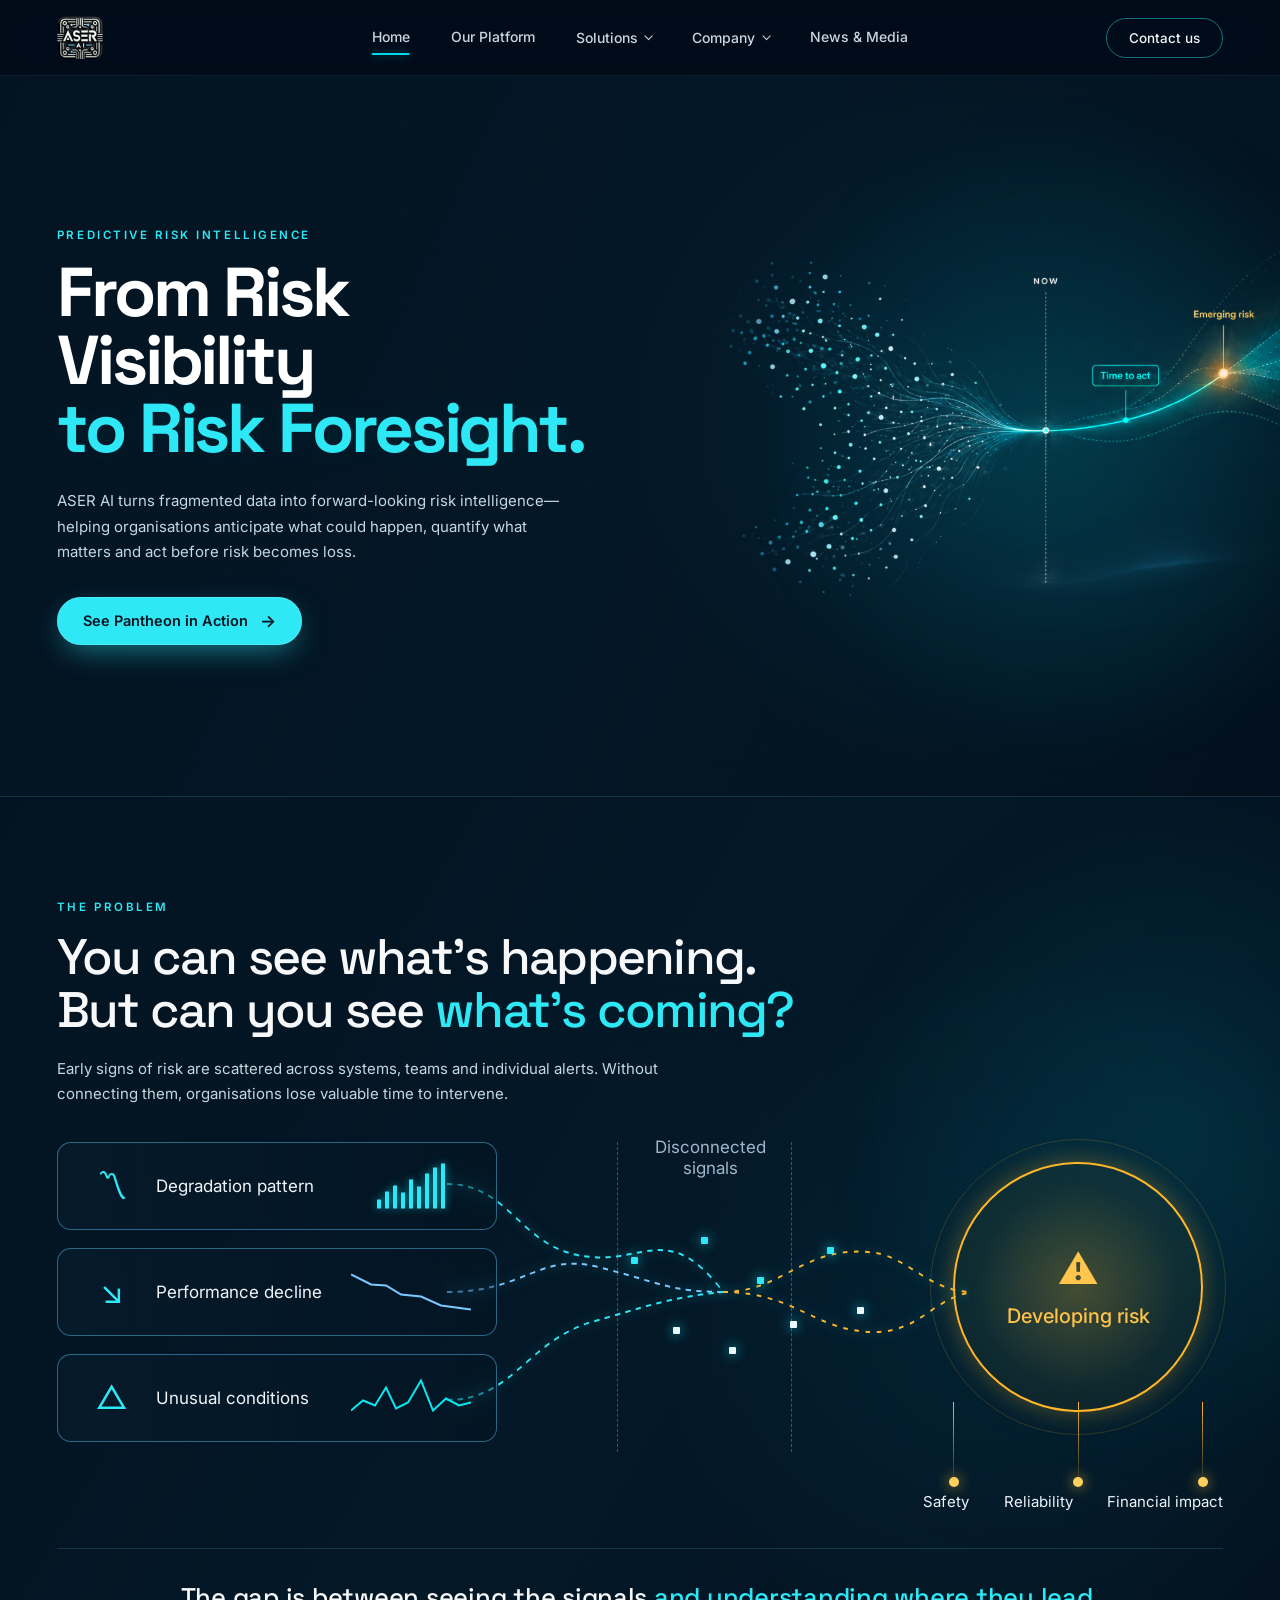
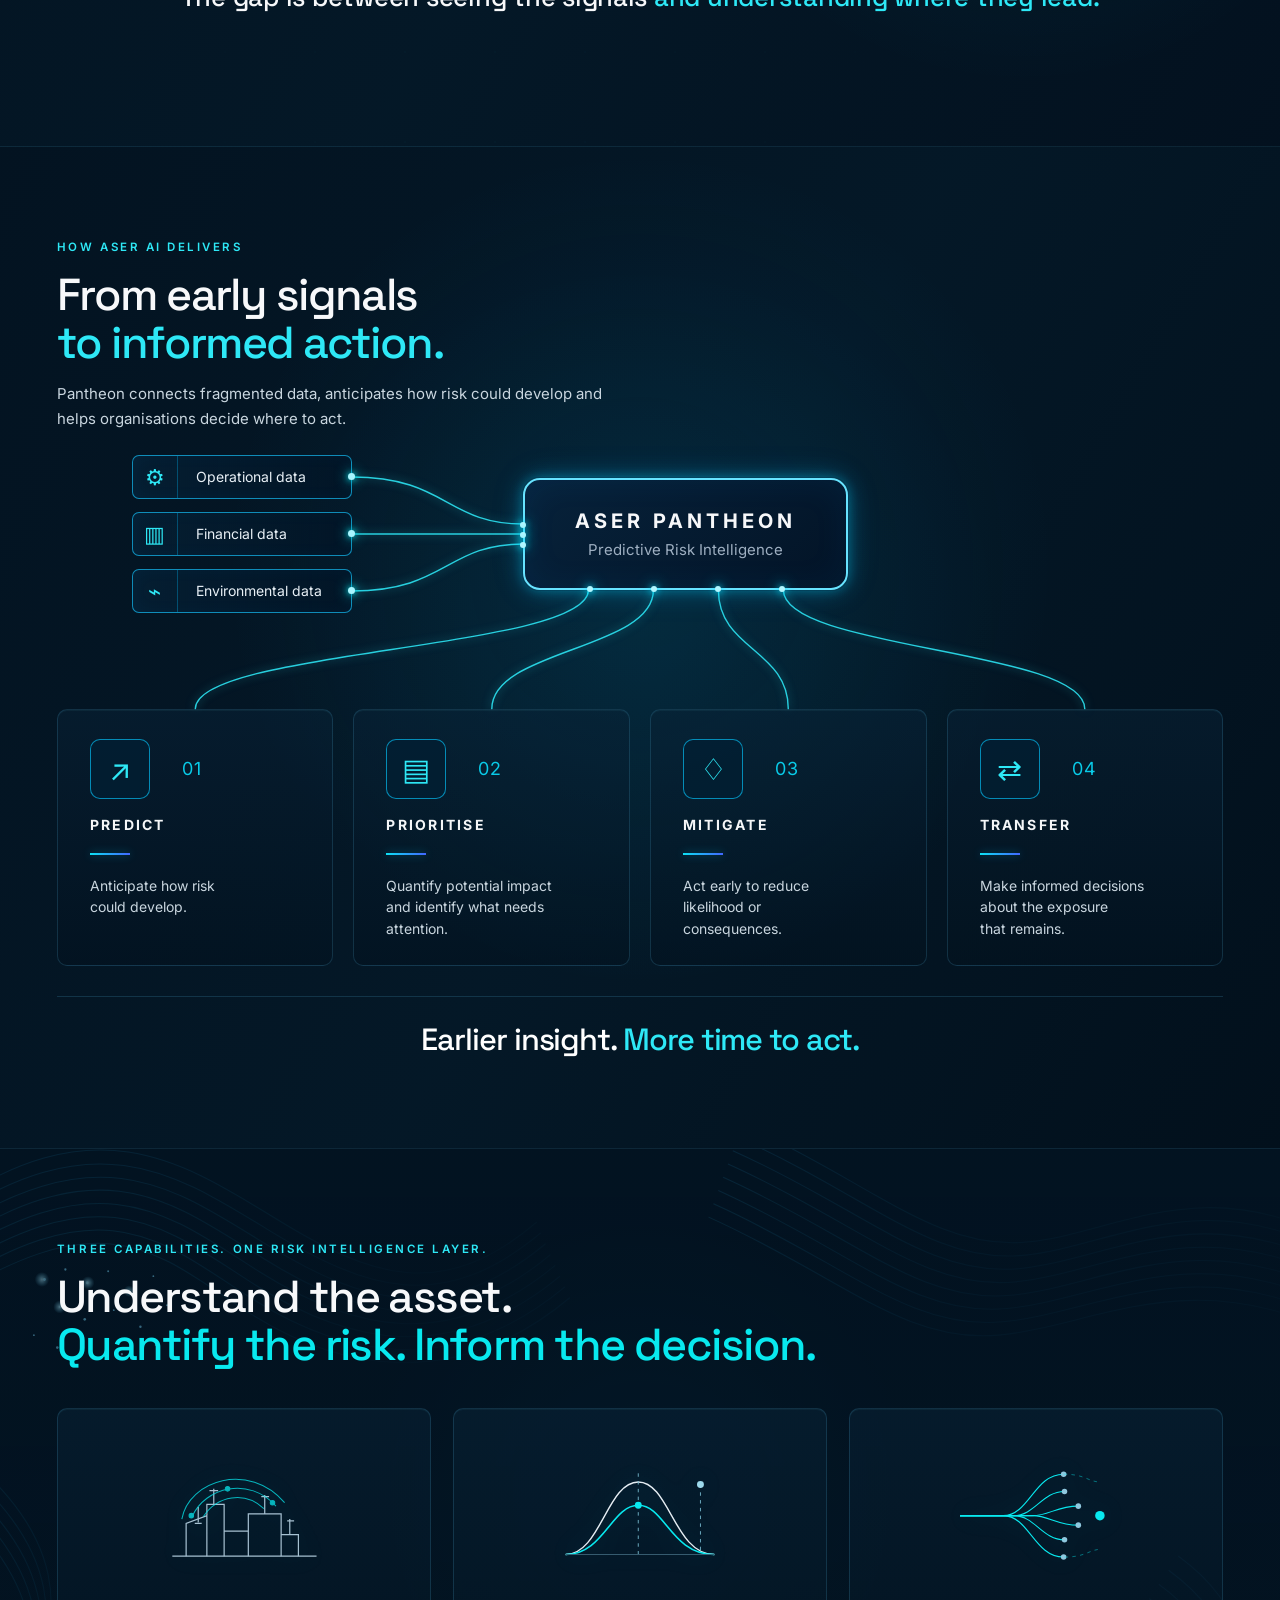
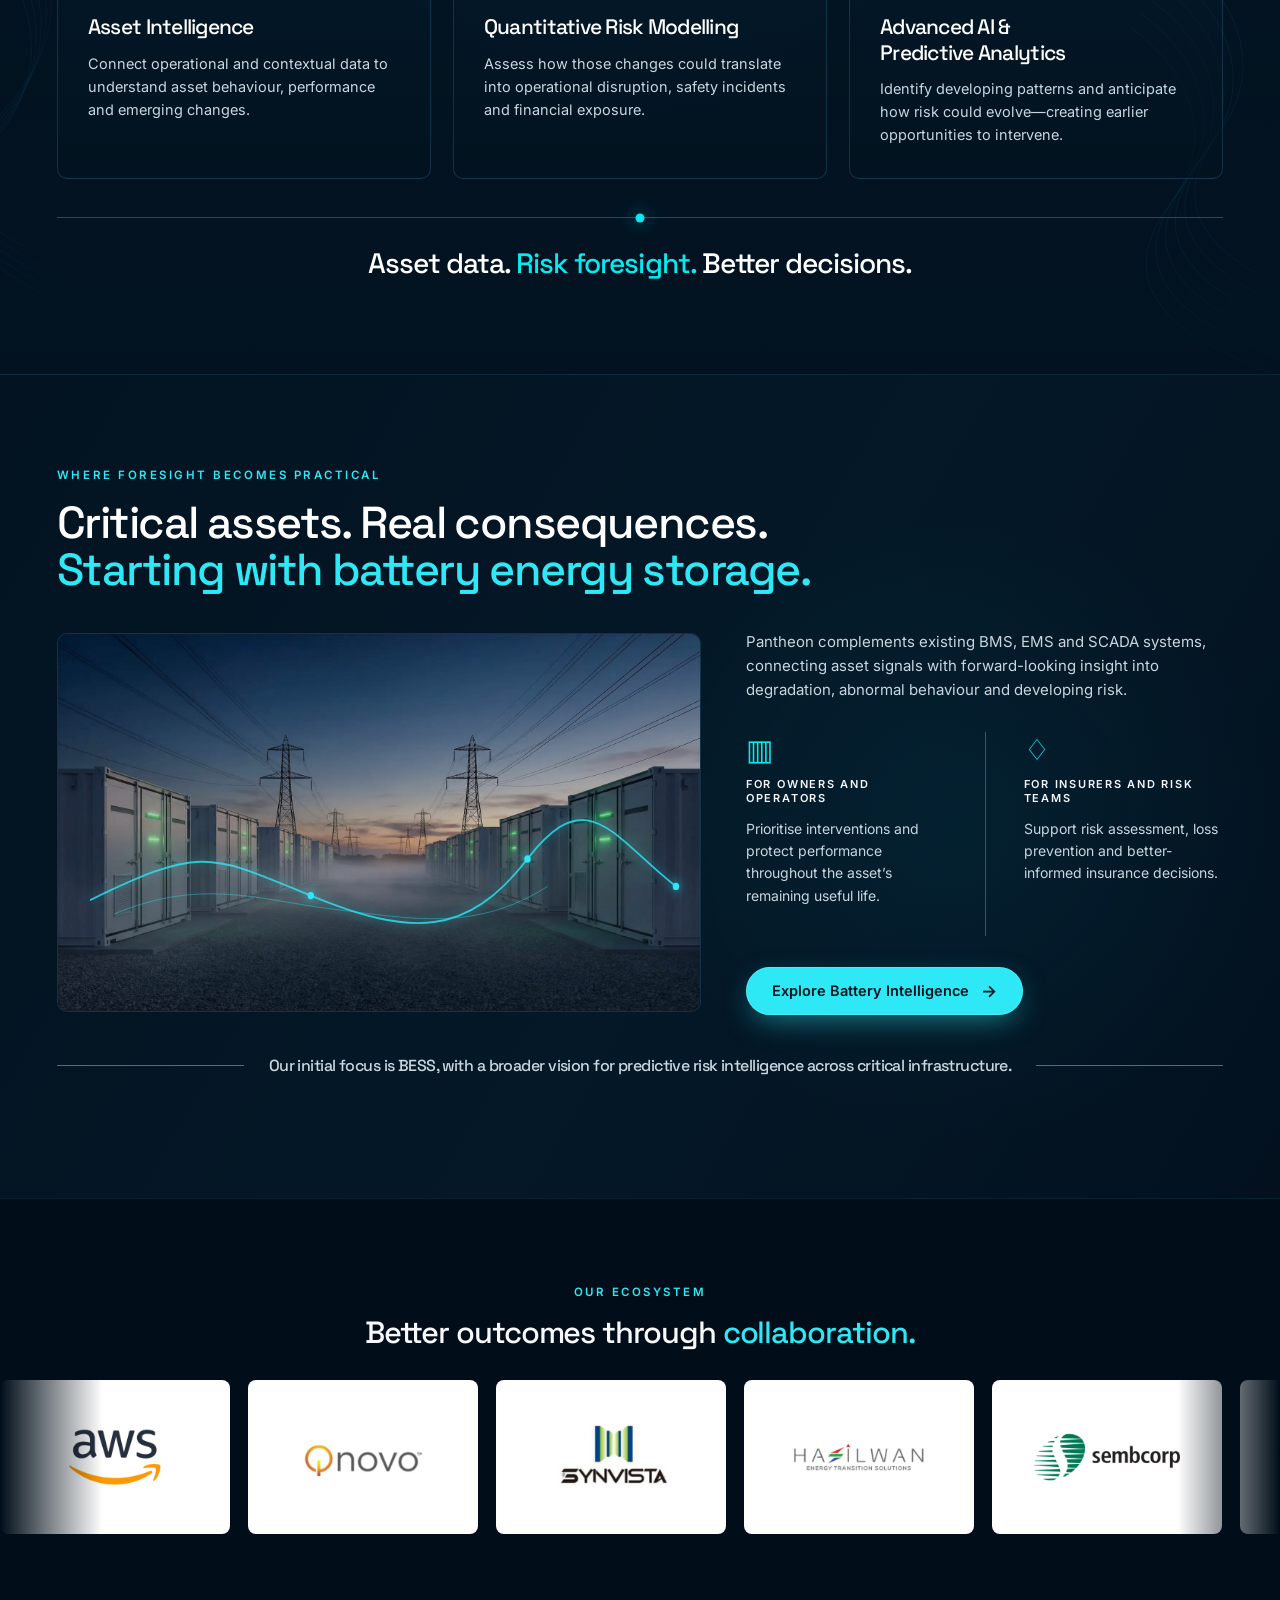
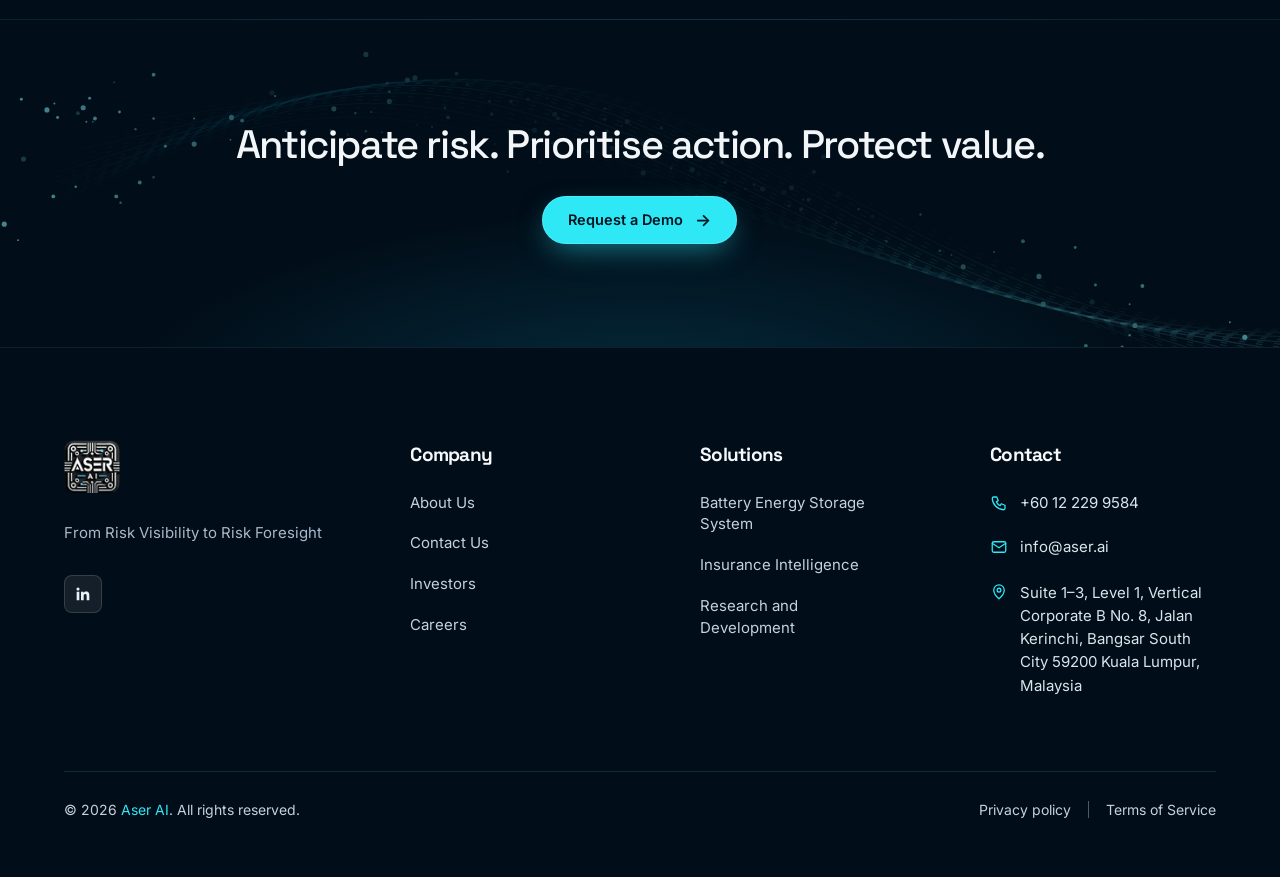
<file: index.html>
<!DOCTYPE html>
<html lang="en">

<head>
    <meta charset="UTF-8">
    <meta name="viewport" content="width=device-width, initial-scale=1.0">
    <meta name="theme-color" content="#031321">
    <title>ASER AI | Predictive Risk Intelligence</title>
    <link rel="preconnect" href="https://fonts.googleapis.com">
    <link rel="preconnect" href="https://fonts.gstatic.com" crossorigin>
    <link href="https://fonts.googleapis.com/css2?family=Inter:wght@300;400;500;600;700&family=Space+Grotesk:wght@400;500;600;700&display=swap" rel="stylesheet">
    <link rel="stylesheet" href="./style/main.css">
    <link rel="stylesheet" href="./style/responsive.css">
    <link rel="stylesheet" href="./style/design-system.css?v=20261120">
</head>

<body>

    <!-- AI LOADER -->
    <script>try{if(sessionStorage.getItem("aserLoaded"))document.documentElement.classList.add("al-skip")}catch(e){}</script>
    <div class="ai-loader" id="aiLoader" role="status" aria-live="polite" aria-label="Loading ASER AI">
        <div class="al-grid" aria-hidden="true"></div>
        <div class="al-core">
            <svg class="al-net" viewBox="0 0 400 400" aria-hidden="true" focusable="false">
                <circle class="al-orbit al-orbit-1" cx="200" cy="200" r="150"/>
                <circle class="al-orbit al-orbit-2" cx="200" cy="200" r="98"/>
                <circle class="al-scan" cx="200" cy="200" r="178"/>
                <g class="al-links"><line x1="350" y1="200" x2="285" y2="249" style="--i:0"/><line x1="350" y1="200" x2="285" y2="151" style="--i:1"/><line x1="306" y1="306" x2="285" y2="249" style="--i:2"/><line x1="306" y1="306" x2="200" y2="298" style="--i:3"/><line x1="200" y1="350" x2="200" y2="298" style="--i:4"/><line x1="200" y1="350" x2="285" y2="249" style="--i:5"/><line x1="94" y1="306" x2="115" y2="249" style="--i:6"/><line x1="94" y1="306" x2="200" y2="298" style="--i:7"/><line x1="50" y1="200" x2="115" y2="249" style="--i:8"/><line x1="50" y1="200" x2="115" y2="151" style="--i:9"/><line x1="94" y1="94" x2="115" y2="151" style="--i:10"/><line x1="94" y1="94" x2="200" y2="102" style="--i:11"/><line x1="200" y1="50" x2="200" y2="102" style="--i:12"/><line x1="200" y1="50" x2="285" y2="151" style="--i:13"/><line x1="306" y1="94" x2="285" y2="151" style="--i:14"/><line x1="306" y1="94" x2="200" y2="102" style="--i:15"/><line x1="285" y1="249" x2="200" y2="200" style="--i:16"/><line x1="200" y1="298" x2="200" y2="200" style="--i:17"/><line x1="115" y1="249" x2="200" y2="200" style="--i:18"/><line x1="115" y1="151" x2="200" y2="200" style="--i:19"/><line x1="200" y1="102" x2="200" y2="200" style="--i:20"/><line x1="285" y1="151" x2="200" y2="200" style="--i:21"/></g>
                <g class="al-pulses"><circle r="2.4"><animateMotion dur="1.40s" begin="0.00s" repeatCount="indefinite" path="M350 200 L 285 249"/></circle><circle r="2.4"><animateMotion dur="1.65s" begin="0.17s" repeatCount="indefinite" path="M350 200 L 285 151"/></circle><circle r="2.4"><animateMotion dur="1.90s" begin="0.34s" repeatCount="indefinite" path="M306 306 L 285 249"/></circle><circle r="2.4"><animateMotion dur="2.15s" begin="0.51s" repeatCount="indefinite" path="M306 306 L 200 298"/></circle><circle r="2.4"><animateMotion dur="1.40s" begin="0.68s" repeatCount="indefinite" path="M200 350 L 200 298"/></circle><circle r="2.4"><animateMotion dur="1.65s" begin="0.85s" repeatCount="indefinite" path="M200 350 L 285 249"/></circle><circle r="2.4"><animateMotion dur="1.90s" begin="1.02s" repeatCount="indefinite" path="M94 306 L 115 249"/></circle><circle r="2.4"><animateMotion dur="2.15s" begin="1.19s" repeatCount="indefinite" path="M94 306 L 200 298"/></circle><circle r="2.4"><animateMotion dur="1.40s" begin="0.16s" repeatCount="indefinite" path="M50 200 L 115 249"/></circle><circle r="2.4"><animateMotion dur="1.65s" begin="0.33s" repeatCount="indefinite" path="M50 200 L 115 151"/></circle><circle r="2.4"><animateMotion dur="1.90s" begin="0.50s" repeatCount="indefinite" path="M94 94 L 115 151"/></circle><circle r="2.4"><animateMotion dur="2.15s" begin="0.67s" repeatCount="indefinite" path="M94 94 L 200 102"/></circle><circle r="2.4"><animateMotion dur="1.40s" begin="0.84s" repeatCount="indefinite" path="M200 50 L 200 102"/></circle><circle r="2.4"><animateMotion dur="1.65s" begin="1.01s" repeatCount="indefinite" path="M200 50 L 285 151"/></circle><circle r="2.4"><animateMotion dur="1.90s" begin="1.18s" repeatCount="indefinite" path="M306 94 L 285 151"/></circle><circle r="2.4"><animateMotion dur="2.15s" begin="0.15s" repeatCount="indefinite" path="M306 94 L 200 102"/></circle><circle r="2.4"><animateMotion dur="1.40s" begin="0.32s" repeatCount="indefinite" path="M285 249 L 200 200"/></circle><circle r="2.4"><animateMotion dur="1.65s" begin="0.49s" repeatCount="indefinite" path="M200 298 L 200 200"/></circle><circle r="2.4"><animateMotion dur="1.90s" begin="0.66s" repeatCount="indefinite" path="M115 249 L 200 200"/></circle><circle r="2.4"><animateMotion dur="2.15s" begin="0.83s" repeatCount="indefinite" path="M115 151 L 200 200"/></circle><circle r="2.4"><animateMotion dur="1.40s" begin="1.00s" repeatCount="indefinite" path="M200 102 L 200 200"/></circle><circle r="2.4"><animateMotion dur="1.65s" begin="1.17s" repeatCount="indefinite" path="M285 151 L 200 200"/></circle></g>
                <g class="al-nodes"><circle class="al-n-out" cx="350" cy="200" r="4" style="--i:0"/><circle class="al-n-out" cx="306" cy="306" r="4" style="--i:1"/><circle class="al-n-out" cx="200" cy="350" r="4" style="--i:2"/><circle class="al-n-out" cx="94" cy="306" r="4" style="--i:3"/><circle class="al-n-out" cx="50" cy="200" r="4" style="--i:4"/><circle class="al-n-out" cx="94" cy="94" r="4" style="--i:5"/><circle class="al-n-out" cx="200" cy="50" r="4" style="--i:6"/><circle class="al-n-out" cx="306" cy="94" r="4" style="--i:7"/><circle class="al-n-in" cx="285" cy="249" r="5" style="--i:8"/><circle class="al-n-in" cx="200" cy="298" r="5" style="--i:9"/><circle class="al-n-in" cx="115" cy="249" r="5" style="--i:10"/><circle class="al-n-in" cx="115" cy="151" r="5" style="--i:11"/><circle class="al-n-in" cx="200" cy="102" r="5" style="--i:12"/><circle class="al-n-in" cx="285" cy="151" r="5" style="--i:13"/></g>
            </svg>
            <div class="al-logo">
                <span class="al-logo-ring"></span>
                <img src="./assets/images/aser-logo.png" alt="" width="64" height="61">
            </div>
        </div>
        <div class="al-brand">ASER <span>AI</span></div>
        <div class="al-status">
            <span class="al-dot"></span>
            <span class="al-text" data-steps="Connecting asset signals|Modelling risk pathways|Generating foresight">Connecting asset signals</span>
        </div>
        <div class="al-bar"><span></span></div>
        <span class="al-pct" aria-hidden="true">0%</span>
    </div>

    <header class="site-header">

        <a href="./index.html" class="logo" aria-label="ASER AI home"><img class="logo-mark" src="./assets/images/aser-logo.png" alt="ASER AI" width="40" height="38"></a>

        <nav class="main-nav" id="mainNavigation" aria-label="Main">

            <a href="./index.html" class="nav-link active" aria-current="page">Home</a>

            <a href="./platform.html" class="nav-link">Our Platform</a>

            <div class="nav-dropdown">
                <button class="nav-dropdown-toggle" type="button" aria-expanded="false" aria-controls="solutionsMenu">
                    Solutions <span class="nav-chevron" aria-hidden="true"></span>
                </button>
                <div class="nav-dropdown-menu" id="solutionsMenu">
                    <a href="./operational-intelligence.html">Battery Energy Storage Systems</a>
                    <a href="./insurance-intelligence.html">Insurance Intelligence</a>
                    <a href="./research-development.html">Research &amp; Development</a>
                </div>
            </div>

            <div class="nav-dropdown">
                <button class="nav-dropdown-toggle" type="button" aria-expanded="false" aria-controls="companyMenu">
                    Company <span class="nav-chevron" aria-hidden="true"></span>
                </button>
                <div class="nav-dropdown-menu" id="companyMenu">
                    <a href="./about-us.html">The ASER AI Way</a>
                    <a href="./team.html">Our Leadership</a>
                    <a href="./careers.html">Careers</a>
                    <a href="./investors.html">Investors</a>
                </div>
            </div>

            <a href="./news-media.html" class="nav-link">News &amp; Media</a>

            <a href="./contact.html" class="nav-contact-mobile">Contact us</a>

        </nav>

        <a href="./contact.html" class="nav-contact">Contact us</a>

        <button class="site-menu-toggle" type="button" aria-label="Open navigation" aria-expanded="false" aria-controls="mainNavigation">
            <span></span>
            <span></span>
        </button>

    </header>

    <main>
        <section class="hero">

            <div class="particles">
                <span class="particle p1"></span>
                <span class="particle p2"></span>
                <span class="particle p3"></span>
                <span class="particle p4"></span>
                <span class="particle p5"></span>
                <span class="particle p6"></span>
                <span class="particle p7"></span>
                <span class="particle p8"></span>
            </div>

            <div class="hero-content">

                <div class="eyebrow">
                    PREDICTIVE RISK INTELLIGENCE
                </div>

                <h1 class="hero-title">
                    From Risk<br>
                    Visibility
                    <span class="cyan">
                        to Risk Foresight.
                    </span>
                </h1>

                <p class="hero-description">
                    ASER AI turns fragmented data into forward-looking
                    risk intelligence—helping organisations anticipate
                    what could happen, quantify what matters and act
                    before risk becomes loss.
                </p>

                <a href="./platform.html" class="hero-button">
                    See Pantheon in Action
                    <span>→</span>
                </a>

            </div>

            <div class="hero-art">
                <img src="./assets/images/homeHerosection.png" alt="ASER AI Risk Foresight">
            </div>

            <!-- <div class="hero-bottom">

                <div class="bottom-item">
                    <div class="icon">◉</div>
                    <span>PREDICT</span>
                </div>

                <div class="bottom-item">
                    <div class="icon">▥</div>
                    <span>PRIORITISE</span>
                </div>

                <div class="bottom-item">
                    <div class="icon">♢</div>
                    <span>MITIGATE</span>
                </div>

                <div class="bottom-item">
                    <div class="icon">↗</div>
                    <span>TRANSFER</span>
                </div>

            </div> -->

        </section>

        <section class="problem-section">

            <div class="problem-content">

                <div class="problem-eyebrow">
                    THE PROBLEM
                </div>

                <h2 class="problem-title">
                    You can see what’s happening.<br>
                    But can you see
                    <span class="cyan">what’s coming?</span>
                </h2>

                <p class="problem-description">
                    Early signs of risk are scattered across systems, teams and
                    individual alerts. Without connecting them, organisations lose
                    valuable time to intervene.
                </p>


                <!-- DIAGRAM -->

                <div class="problem-visual">

                    <!-- LEFT CARDS -->

                    <div class="signal-cards">

                        <div class="signal-card">

                            <div class="signal-icon">
                                〽
                            </div>

                            <div class="signal-text">
                                Degradation pattern
                            </div>

                            <div class="mini-graph">
                                <div class="graph-bars">
                                    <span></span>
                                    <span></span>
                                    <span></span>
                                    <span></span>
                                    <span></span>
                                    <span></span>
                                    <span></span>
                                    <span></span>
                                    <span></span>
                                </div>
                            </div>

                        </div>


                        <div class="signal-card">

                            <div class="signal-icon">
                                ↘
                            </div>

                            <div class="signal-text">
                                Performance decline
                            </div>

                            <div class="mini-graph">
                                <svg viewBox="0 0 120 45" width="120" height="45">
                                    <polyline points="0,5 20,15 35,16 50,25 70,27 90,36 120,40" fill="none"
                                        stroke="#7bc9ff" stroke-width="2" />
                                </svg>
                            </div>

                        </div>


                        <div class="signal-card">

                            <div class="signal-icon">
                                △
                            </div>

                            <div class="signal-text">
                                Unusual conditions
                            </div>

                            <div class="mini-graph">
                                <svg viewBox="0 0 120 45" width="120" height="45">
                                    <polyline points="0,35 12,25 24,30 35,12 45,33 57,27 70,5 82,35 95,23 108,30 120,27"
                                        fill="none" stroke="#08e9ef" stroke-width="2" />
                                </svg>
                            </div>

                        </div>

                    </div>


                    <!-- CONNECTING LINES -->

                    <div class="signal-flow">

                        <svg class="flow-svg" viewBox="0 0 800 300" preserveAspectRatio="none">

                            <path class="flow-line" d="M0 42
                           C100 42 110 110 220 115
                           C300 120 340 80 420 150" />

                            <path class="flow-line blue" d="M0 150
                           C120 150 140 110 230 125
                           C320 140 340 150 420 150" />

                            <path class="flow-line" d="M0 258
                           C100 258 120 200 220 180
                           C300 165 340 155 420 150" />

                            <path class="flow-line orange" d="M420 150
                           C510 150 540 105 640 110
                           C700 112 730 150 800 150" />

                            <path class="flow-line orange" d="M420 150
                           C530 150 560 190 650 190
                           C720 190 740 155 800 150" />

                        </svg>

                    </div>


                    <!-- DISCONNECTED SIGNAL MARKERS -->

                    <div class="disconnected">

                        <div class="disconnected-label">
                            Disconnected<br>
                            signals
                        </div>

                    </div>


                    <!-- FLOATING PARTICLES -->

                    <div class="signal-particles">

                        <span class="signal-particle"></span>
                        <span class="signal-particle white"></span>
                        <span class="signal-particle"></span>
                        <span class="signal-particle white"></span>
                        <span class="signal-particle"></span>
                        <span class="signal-particle white"></span>
                        <span class="signal-particle"></span>
                        <span class="signal-particle white"></span>

                    </div>


                    <!-- DEVELOPING RISK -->

                    <div class="risk-node">

                        <div class="risk-warning">
                            ⚠
                        </div>

                        <div class="risk-title">
                            Developing risk
                        </div>

                    </div>


                    <!-- RISK CONNECTIONS -->

                    <div class="risk-connections">

                        <div class="risk-connection"></div>
                        <div class="risk-connection"></div>
                        <div class="risk-connection"></div>

                    </div>


                    <!-- RISK LABELS -->

                    <div class="risk-labels">

                        <span>Safety</span>
                        <span>Reliability</span>
                        <span>Financial impact</span>

                    </div>

                </div>


                <!-- DIVIDER -->

                <div class="problem-divider"></div>


                <!-- BOTTOM STATEMENT -->

                <h3 class="problem-statement">

                    The gap is between seeing the signals<br>
                    <span class="cyan">
                        and understanding where they lead.
                    </span>

                </h3>

            </div>

        </section>

        <section class="aser3-section" id="aser-delivery">
            <div class="aser3-wrap">
                <div class="aser3-heading">
                    <div class="aser3-eyebrow">HOW ASER AI DELIVERS</div>
                    <h2>From early signals<br><span>to informed action.</span></h2>
                    <p>Pantheon connects fragmented data, anticipates how risk could develop and helps organisations
                        decide where to act.</p>
                </div>

                <div class="aser3-diagram">
                    <div class="aser3-inputs">
                        <div class="aser3-input"><span class="aser3-input-icon">⚙</span><span>Operational
                                data</span><i></i></div>
                        <div class="aser3-input"><span class="aser3-input-icon">▥</span><span>Financial
                                data</span><i></i></div>
                        <div class="aser3-input"><span class="aser3-input-icon">⌁</span><span>Environmental
                                data</span><i></i></div>
                    </div>

                    <svg class="aser3-lines aser3-desktop" viewBox="0 0 1400 440" preserveAspectRatio="none"
                        aria-hidden="true">
                        <!-- DATA INPUTS → PANTHEON -->
                        <path class="aser3-line aser3-l1" d="M295 26 C365 26 405 80 505 80 C530 80 548 75 565 75" />
                        <path class="aser3-line aser3-l2" d="M295 83 C390 83 455 83 565 83" />
                        <path class="aser3-line aser3-l3" d="M295 140 C365 140 405 86 505 86 C530 86 548 91 565 91" />

                        <!-- PANTHEON → ACTION CARDS -->
                        <path class="aser3-line aser3-c1"
                            d="M590 139 C590 190 590 205 590 205 C590 235 150 205 150 285" />
                        <path class="aser3-line aser3-c2"
                            d="M700 139 C700 190 700 205 700 205 C700 235 505 205 505 285" />
                        <path class="aser3-line aser3-c3"
                            d="M810 139 C810 190 810 205 810 205 C810 235 860 205 860 285" />
                        <path class="aser3-line aser3-c4"
                            d="M835 84 C930 84 1010 160 1085 205 C1135 235 1245 205 1245 285" />
                    </svg>

                    <div class="aser3-core">
                        <div class="aser3-core-glow"></div>
                        <strong>ASER PANTHEON</strong>
                        <span>Predictive Risk Intelligence</span>
                        <b class="aser3-port p1"></b><b class="aser3-port p2"></b><b class="aser3-port p3"></b>
                        <b class="aser3-port b1"></b><b class="aser3-port b2"></b><b class="aser3-port b3"></b><b class="aser3-port b4"></b>
                    </div>

                    <div class="aser3-cards">
                        <article class="aser3-card">
                            <div class="aser3-cardtop">
                                <div class="aser3-icon">↗</div><span>01</span>
                            </div>
                            <h3>PREDICT</h3>
                            <div class="aser3-rule"></div>
                            <p>Anticipate how risk<br>could develop.</p>
                        </article>
                        <article class="aser3-card">
                            <div class="aser3-cardtop">
                                <div class="aser3-icon">▤</div><span>02</span>
                            </div>
                            <h3>PRIORITISE</h3>
                            <div class="aser3-rule"></div>
                            <p>Quantify potential impact<br>and identify what needs<br>attention.</p>
                        </article>
                        <article class="aser3-card">
                            <div class="aser3-cardtop">
                                <div class="aser3-icon">♢</div><span>03</span>
                            </div>
                            <h3>MITIGATE</h3>
                            <div class="aser3-rule"></div>
                            <p>Act early to reduce<br>likelihood or<br>consequences.</p>
                        </article>
                        <article class="aser3-card">
                            <div class="aser3-cardtop">
                                <div class="aser3-icon">⇄</div><span>04</span>
                            </div>
                            <h3>TRANSFER</h3>
                            <div class="aser3-rule"></div>
                            <p>Make informed decisions<br>about the exposure<br>that remains.</p>
                        </article>
                    </div>
                </div>

                <div class="aser3-bottom">
                    <div></div>
                    <h3>Earlier insight. <span>More time to act.</span></h3>
                </div>
            </div>
        </section>

        <section class="aser4-section" id="capabilities">

            <div class="aser4-reference-bg" aria-hidden="true">
                <svg viewBox="0 0 1586 992" preserveAspectRatio="none">
                    <defs>
                        <linearGradient id="a4WaveFade" x1="0" y1="0" x2="1" y2="1">
                            <stop offset="0" stop-color="#1b8fbd" stop-opacity=".34" />
                            <stop offset=".52" stop-color="#0a7ca9" stop-opacity=".22" />
                            <stop offset="1" stop-color="#0a5c83" stop-opacity=".05" />
                        </linearGradient>
                        <radialGradient id="a4DotGlow">
                            <stop offset="0" stop-color="#b7efff" stop-opacity=".95" />
                            <stop offset="1" stop-color="#5ac9ef" stop-opacity="0" />
                        </radialGradient>
                    </defs>

                    <!-- flowing technical wave system -->
                    <g fill="none" stroke="url(#a4WaveFade)" stroke-width="1.25">
                        <path d="M-70 72 C115 -55 225 14 342 84 S548 185 665 88" />
                        <path d="M-70 88 C120 -38 220 31 337 100 S548 200 670 101" />
                        <path d="M-70 104 C124 -22 216 47 332 116 S550 216 676 114" />
                        <path d="M-70 120 C126 -7 213 63 327 132 S553 232 682 127" />
                        <path d="M-70 136 C128 9 209 79 322 148 S555 247 688 140" />
                        <path d="M-70 152 C130 25 205 95 317 164 S557 263 694 153" />
                        <path d="M-70 168 C132 41 201 111 312 180 S560 279 700 166" />
                        <path d="M-70 184 C134 57 197 127 307 196 S563 295 706 179" />

                        <path d="M920 -30 C1082 42 1160 122 1272 112 S1488 24 1658 112" />
                        <path d="M914 -14 C1077 57 1155 138 1267 128 S1486 39 1658 128" />
                        <path d="M908 2 C1071 73 1150 154 1262 144 S1484 55 1658 144" />
                        <path d="M902 18 C1065 89 1144 170 1257 160 S1482 71 1658 160" />
                        <path d="M896 34 C1059 105 1138 186 1252 176 S1480 87 1658 176" />
                        <path d="M890 50 C1053 121 1132 202 1247 192 S1478 103 1658 192" />
                        <path d="M884 66 C1047 137 1126 218 1242 208 S1476 119 1658 208" />
                        <path d="M878 82 C1041 153 1120 234 1237 224 S1474 135 1658 224" />

                        <path d="M-70 350 C80 450 100 575 7 673 S-45 810 95 870" />
                        <path d="M-70 367 C73 466 94 590 0 686 S-38 823 103 886" />
                        <path d="M-70 384 C66 482 88 605 -7 699 S-31 836 111 902" />
                        <path d="M-70 401 C59 498 82 620 -14 712 S-24 849 119 918" />
                        <path d="M-70 418 C52 514 76 635 -21 725 S-17 862 127 934" />

                        <path d="M1460 490 C1542 548 1565 631 1510 703 S1465 846 1635 906" />
                        <path d="M1448 507 C1530 565 1553 648 1498 720 S1453 863 1623 923" />
                        <path d="M1436 524 C1518 582 1541 665 1486 737 S1441 880 1611 940" />
                        <path d="M1424 541 C1506 599 1529 682 1474 754 S1429 897 1599 957" />
                        <path d="M1412 558 C1494 616 1517 699 1462 771 S1417 914 1587 974" />
                        <path d="M1400 575 C1482 633 1505 716 1450 788 S1405 931 1575 991" />
                    </g>

                    <!-- small data points, concentrated like the reference -->
                    <g fill="#7bdcff">
                        <circle cx="55" cy="157" r="1.8" />
                        <circle cx="81" cy="145" r="1.4" />
                        <circle cx="108" cy="161" r="1.7" />
                        <circle cx="134" cy="147" r="1.2" />
                        <circle cx="159" cy="171" r="1.5" />
                        <circle cx="190" cy="153" r="1.1" />
                        <circle cx="74" cy="190" r="1.3" />
                        <circle cx="105" cy="205" r="1.6" />
                        <circle cx="141" cy="194" r="1.1" />
                        <circle cx="174" cy="214" r="1.5" />
                        <circle cx="207" cy="188" r="1.2" />
                        <circle cx="42" cy="224" r="1.1" />
                        <circle cx="71" cy="239" r="1.6" />
                        <circle cx="112" cy="229" r="1.1" />
                        <circle cx="151" cy="247" r="1.4" />
                        <circle cx="193" cy="236" r="1.2" />
                    </g>
                    <g fill="url(#a4DotGlow)">
                        <circle cx="52" cy="157" r="9" />
                        <circle cx="109" cy="161" r="8" />
                        <circle cx="160" cy="171" r="7" />
                        <circle cx="74" cy="190" r="8" />
                    </g>
                </svg>
            </div>
            <div class="aser4-particles"></div>
            <div class="aser4-inner">
                <div class="aser4-heading">
                    <div class="aser4-eyebrow">THREE CAPABILITIES. ONE RISK INTELLIGENCE LAYER.</div>
                    <h2 class="aser4-title">
                        Understand the asset.<br>
                        <span>Quantify the risk. Inform the decision.</span>
                    </h2>
                </div>

                <div class="aser4-grid">
                    <article class="aser4-card">
                        <div class="aser4-visual">
                            <svg viewBox="0 0 220 150" fill="none" aria-hidden="true">
                                <g stroke="#b9d4e5" stroke-width="1.4" opacity=".9">
                                    <path d="M27 121h167" />
                                    <path
                                        d="M43 121V83l24-9v47M67 121V61h20v60M87 121V92h28v29M115 121V72h38v49M153 121V96h20v25" />
                                    <path d="M57 82v-18M75 61V43M134 72V50M163 96V78" />
                                    <path d="M53 83h8M70 45h10M130 52h9M160 80h8" />
                                </g>
                                <g stroke="#08e9ef" stroke-width="1.2" opacity=".75">
                                    <path d="M38 78c8-45 78-67 119-19" />
                                    <path d="M50 75c15-34 66-47 97-12" />
                                    <path d="M63 75c16-24 48-30 70-9" />
                                    <circle cx="49" cy="74" r="2.6" fill="#08e9ef" />
                                    <circle cx="91" cy="43" r="2.6" fill="#08e9ef" />
                                    <circle cx="143" cy="59" r="2.6" fill="#08e9ef" />
                                </g>
                            </svg>
                        </div>
                        <h3>Asset Intelligence</h3>
                        <p>Connect operational and contextual data to understand asset behaviour, performance and
                            emerging changes.</p>
                    </article>

                    <article class="aser4-card">
                        <div class="aser4-visual">
                            <svg viewBox="0 0 220 150" fill="none" aria-hidden="true">
                                <path d="M24 119H196" stroke="#63869c" stroke-width="1" />
                                <path d="M24 119C64 119 72 35 108 35s42 84 88 84" stroke="#e5edf3" stroke-width="1.6" />
                                <path d="M24 119C68 119 77 62 108 62s38 57 88 57" stroke="#08e9ef" stroke-width="1.8" />
                                <path d="M108 25v94M180 38v81" stroke="#79bfd4" stroke-width="1"
                                    stroke-dasharray="4 5" />
                                <circle cx="108" cy="62" r="4" fill="#08e9ef" />
                                <circle cx="180" cy="38" r="4" fill="#9dd9ec" />
                                <path d="M24 119H196" stroke="#31586c" stroke-width="1" />
                            </svg>
                        </div>
                        <h3>Quantitative Risk Modelling</h3>
                        <p>Assess how those changes could translate into operational disruption, safety incidents and
                            financial exposure.</p>
                    </article>

                    <article class="aser4-card">
                        <div class="aser4-visual">
                            <svg viewBox="0 0 220 150" fill="none" aria-hidden="true">
                                <g stroke="#08e9ef" stroke-width="1.2">
                                    <path d="M22 74h50c30 0 36-48 70-48" />
                                    <path d="M22 74h62c25 0 33-28 59-28" />
                                    <path d="M22 74h84c19 0 28-11 53-11" />
                                    <path d="M22 74h84c19 0 28 11 53 11" />
                                    <path d="M22 74h62c25 0 33 28 59 28" />
                                    <path d="M22 74h50c30 0 36 48 70 48" />
                                </g>
                                <g fill="#8fc8df">
                                    <circle cx="142" cy="26" r="3.2" />
                                    <circle cx="143" cy="46" r="3.2" />
                                    <circle cx="159" cy="63" r="3.2" />
                                    <circle cx="159" cy="85" r="3.2" />
                                    <circle cx="143" cy="102" r="3.2" />
                                    <circle cx="142" cy="122" r="3.2" />
                                </g>
                                <circle cx="184" cy="74" r="5.5" fill="#08e9ef"
                                    style="animation:aser5Pulse 2s infinite" />
                                <path d="M142 26c25 0 29 9 42 9M143 122c25 0 29-9 42-9" stroke="#08e9ef"
                                    stroke-dasharray="4 5" opacity=".5" />
                            </svg>
                        </div>
                        <h3>Advanced AI &amp;<br>Predictive Analytics</h3>
                        <p>Identify developing patterns and anticipate how risk could evolve—creating earlier
                            opportunities to intervene.</p>
                    </article>
                </div>

                <div class="aser4-divider"></div>
                <div class="aser4-bottom">
                    <h3>Asset data. <span>Risk foresight.</span> Better decisions.</h3>
                </div>
            </div>
        </section>

        <section class="aser5-section" id="critical-assets">
            <div class="aser5-inner">
                <div class="aser5-eyebrow">WHERE FORESIGHT BECOMES PRACTICAL</div>
                <h2 class="aser5-title">
                    Critical assets. Real consequences.
                    <span>Starting with battery energy storage.</span>
                </h2>

                <div class="aser5-main">
                    <div class="aser5-visual has-photo">
                        <img src="./assets/images/solutionHero.jpg" alt="Battery energy storage containers beside transmission lines at dusk" loading="lazy">
                        <div class="aser5-lines" aria-hidden="true">
                            <svg viewBox="0 0 800 410" preserveAspectRatio="none">
                                <path d="M40 290 C180 230 190 240 315 285 S510 330 585 245 S690 220 770 275" fill="none"
                                    stroke="#08e9ef" stroke-width="2" opacity=".8" />
                                <path d="M70 305 C180 265 250 290 345 300 S520 325 610 275" fill="none" stroke="#08e9ef"
                                    stroke-width="1" opacity=".45" />
                                <circle cx="315" cy="285" r="4" fill="#08e9ef" />
                                <circle cx="585" cy="245" r="4" fill="#08e9ef" />
                                <circle cx="770" cy="275" r="4" fill="#08e9ef" />
                            </svg>
                        </div>
                    </div>

                    <div class="aser5-copy">
                        <p>Pantheon complements existing BMS, EMS and SCADA systems, connecting asset signals with
                            forward-looking insight into degradation, abnormal behaviour and developing risk.</p>

                        <div class="aser5-benefits">
                            <div class="aser5-benefit">
                                <div class="aser5-icon">▥</div>
                                <div class="aser5-label">FOR OWNERS AND OPERATORS</div>
                                <p>Prioritise interventions and protect performance throughout the asset’s remaining
                                    useful life.</p>
                            </div>
                            <div class="aser5-benefit">
                                <div class="aser5-icon">♢</div>
                                <div class="aser5-label">FOR INSURERS AND RISK TEAMS</div>
                                <p>Support risk assessment, loss prevention and better-informed insurance decisions.</p>
                            </div>
                        </div>

                        <a href="./operational-intelligence.html" class="aser5-button">Explore Battery Intelligence <span>→</span></a>
                    </div>
                </div>

                <div class="aser5-note">
                    <span>Our initial focus is BESS, with a broader vision for predictive risk intelligence across
                        critical infrastructure.</span>
                </div>

                <!-- <div class="aser5-partners">
                    <div class="aser5-partner-group">
                        <h4>BACKED BY</h4>
                        <div class="aser5-logos">
                            <div class="aser5-logo">Investor logo</div>
                            <div class="aser5-logo">Investor logo</div>
                        </div>
                    </div>
                    <div class="aser5-partner-group">
                        <h4>WORKING WITH</h4>
                        <div class="aser5-logos">
                            <div class="aser5-logo">Collaborator logo</div>
                            <div class="aser5-logo">Collaborator logo</div>
                            <div class="aser5-logo">Collaborator logo</div>
                        </div>
                    </div>
                </div> -->
            </div>
        </section>

        <!-- PARTNERS -->
        <section class="way-partners">

            <div class="way-container">

                <div class="way-partners-heading way-reveal">
                    <span class="way-eyebrow">OUR ECOSYSTEM</span>
                    <h2>
                        Better outcomes through <span>collaboration.</span>
                    </h2>
                </div>

            </div>

            <div class="way-marquee">
                <div class="way-marquee-track">

                    <!-- Original logos -->
                    <div class="way-marquee-group">
                        <div class="way-partner">
                            <img src="./assets/images/logos/1.png" alt="AWS">
                        </div>

                        <div class="way-partner">
                            <img src="./assets/images/logos/2.png" alt="Qnovo">
                        </div>

                        <div class="way-partner">
                            <img src="./assets/images/logos/3.png" alt="Synvista">
                        </div>

                        <div class="way-partner">
                            <img src="./assets/images/logos/4.png" alt="Hasilwan">
                        </div>
                        <div class="way-partner">
                            <img src="./assets/images/logos/5.png" alt="Sembcorp">
                        </div>
                        <div class="way-partner">
                            <img src="./assets/images/logos/6.png" alt="Green Tenaga">
                        </div>
                        <div class="way-partner">
                            <img src="./assets/images/logos/7.png" alt="Marsh">
                        </div>
                        <div class="way-partner">
                            <img src="./assets/images/logos/8.png" alt="MSIG">
                        </div>
                        <div class="way-partner">
                            <img src="./assets/images/logos/9.png" alt="Swiss Re">
                        </div>
                        <div class="way-partner">
                            <img src="./assets/images/logos/10.png" alt="Generali">
                        </div>
                        <div class="way-partner">
                            <img src="./assets/images/logos/11.png" alt="The Hive Southeast Asia">
                        </div>
                        <div class="way-partner">
                            <img src="./assets/images/logos/12.png" alt="Jelawang Capital">
                        </div>
                    </div>

                    <!-- Duplicate for seamless loop -->
                    <div class="way-marquee-group" aria-hidden="true">
                        <div class="way-partner">
                            <img src="./assets/images/logos/1.png" alt="AWS">
                        </div>

                        <div class="way-partner">
                            <img src="./assets/images/logos/2.png" alt="Qnovo">
                        </div>

                        <div class="way-partner">
                            <img src="./assets/images/logos/3.png" alt="Synvista">
                        </div>

                        <div class="way-partner">
                            <img src="./assets/images/logos/4.png" alt="Hasilwan">
                        </div>
                        <div class="way-partner">
                            <img src="./assets/images/logos/5.png" alt="Sembcorp">
                        </div>
                        <div class="way-partner">
                            <img src="./assets/images/logos/6.png" alt="Green Tenaga">
                        </div>
                        <div class="way-partner">
                            <img src="./assets/images/logos/7.png" alt="Marsh">
                        </div>
                        <div class="way-partner">
                            <img src="./assets/images/logos/8.png" alt="MSIG">
                        </div>
                        <div class="way-partner">
                            <img src="./assets/images/logos/9.png" alt="Swiss Re">
                        </div>
                        <div class="way-partner">
                            <img src="./assets/images/logos/10.png" alt="Generali">
                        </div>
                        <div class="way-partner">
                            <img src="./assets/images/logos/11.png" alt="The Hive Southeast Asia">
                        </div>
                        <div class="way-partner">
                            <img src="./assets/images/logos/12.png" alt="Jelawang Capital">
                        </div>
                    </div>

                </div>

            </div>

        </section>
        <!-- CLOSING CTA -->
        <section class="ds-cta-band" aria-labelledby="homeCtaTitle">
            <div class="ds-cta-band-bg" aria-hidden="true"><img class="ds-flow" src="./assets/images/flow-wave.svg" alt="" aria-hidden="true"></div>
            <div class="ds-cta-band-inner reveal">
                <h2 id="homeCtaTitle">Anticipate risk. Prioritise action. Protect value.</h2>
                <a href="mailto:info@aser.ai?subject=Pantheon%20demo" class="hero-button ds-button">Request a Demo <span>→</span></a>
            </div>
        </section>

    </main>

    <footer class="aser-footer">
        <div class="aser-footer-inner">

            <div class="aser-footer-main">

                <!-- BRAND -->
                <div class="aser-footer-brand">
                    <div class="aser-footer-logo-wrap">
                        <img class="aser-footer-logo-img" src="./assets/images/aser-logo.png" alt="ASER AI" width="48" height="46">
                    </div>

                    <p class="aser-footer-tagline">From Risk Visibility to Risk Foresight</p>

                    <a href="https://www.linkedin.com/company/aser-ai/" class="aser-footer-social" aria-label="ASER AI on LinkedIn" target="_blank" rel="noopener"><svg viewBox="0 0 24 24" aria-hidden="true"><path d="M20.45 20.45h-3.56v-5.57c0-1.33-.02-3.04-1.85-3.04-1.85 0-2.14 1.45-2.14 2.94v5.67H9.35V9h3.41v1.56h.05c.48-.9 1.64-1.85 3.37-1.85 3.6 0 4.27 2.37 4.27 5.46v6.28zM5.34 7.43a2.06 2.06 0 1 1 0-4.13 2.06 2.06 0 0 1 0 4.13zM7.12 20.45H3.56V9h3.56v11.45z"/></svg></a>
                </div>

                <!-- COMPANY -->
                <div class="aser-footer-col">
                    <h3>Company</h3>
                    <ul>
                        <li><a href="./about-us.html">About Us</a></li>
                        <li><a href="./contact.html">Contact Us</a></li>
                        <li><a href="./investors.html">Investors</a></li>
                        <li><a href="./careers.html">Careers</a></li>
                    </ul>
                </div>

                <!-- SOLUTIONS -->
                <div class="aser-footer-col aser-footer-solutions">
                    <h3>Solutions</h3>
                    <ul>
                        <li><a href="./operational-intelligence.html">Battery Energy Storage<br>System</a></li>
                        <li><a href="./insurance-intelligence.html">Insurance Intelligence</a></li>
                        <li><a href="./research-development.html">Research and<br>Development</a></li>
                    </ul>
                </div>

                <!-- CONTACT -->
                <div class="aser-footer-col aser-footer-contact-col">
                    <h3>Contact</h3>
                    <ul class="aser-footer-contact-list">
                        <li>
                            <a href="tel:+60122299584" class="aser-footer-contact-link">
                                <span class="aser-footer-contact-icon"><svg viewBox="0 0 24 24" aria-hidden="true"><path d="M5 4h4l2 5-2.5 1.5a11 11 0 0 0 5 5L15 13l5 2v4a2 2 0 0 1-2 2A16 16 0 0 1 3 6a2 2 0 0 1 2-2"/></svg></span>
                                <span class="aser-footer-contact-text">+60 12 229 9584</span>
                            </a>
                        </li>
                        <li>
                            <a href="mailto:info@aser.ai" class="aser-footer-contact-link">
                                <span class="aser-footer-contact-icon"><svg viewBox="0 0 24 24" aria-hidden="true"><rect x="3" y="5" width="18" height="14" rx="2"/><path d="m3 7 9 6 9-6"/></svg></span>
                                <span class="aser-footer-contact-text">info@aser.ai</span>
                            </a>
                        </li>
                        <li>
                            <div class="aser-footer-contact-link">
                                <span class="aser-footer-contact-icon"><svg viewBox="0 0 24 24" aria-hidden="true"><path d="M12 21s7-6.2 7-11.5A7 7 0 0 0 5 9.5C5 14.8 12 21 12 21z"/><circle cx="12" cy="9.5" r="2.5"/></svg></span>
                                <span class="aser-footer-address">
                                    Suite 1–3, Level 1, Vertical<br>
                                    Corporate B No. 8, Jalan<br>
                                    Kerinchi, Bangsar South<br>
                                    City 59200 Kuala Lumpur,<br>
                                    Malaysia
                                </span>
                            </div>
                        </li>
                    </ul>
                </div>

            </div>

            <!-- BOTTOM BAR -->
            <div class="aser-footer-bottom">
                <p class="aser-footer-bottom-copy">
                    © 2026 <span>Aser AI</span>. All rights reserved.
                </p>

                <div class="aser-footer-legal">
                    <a href="./privacy-policy.html">Privacy policy</a>
                    <span class="aser-footer-legal-divider"></span>
                    <a href="./terms.html">Terms of Service</a>
                </div>
            </div>

        </div>
    </footer>

    <script src="./script/main.js?v=20261120" defer></script>
</body>

</html>
</file>
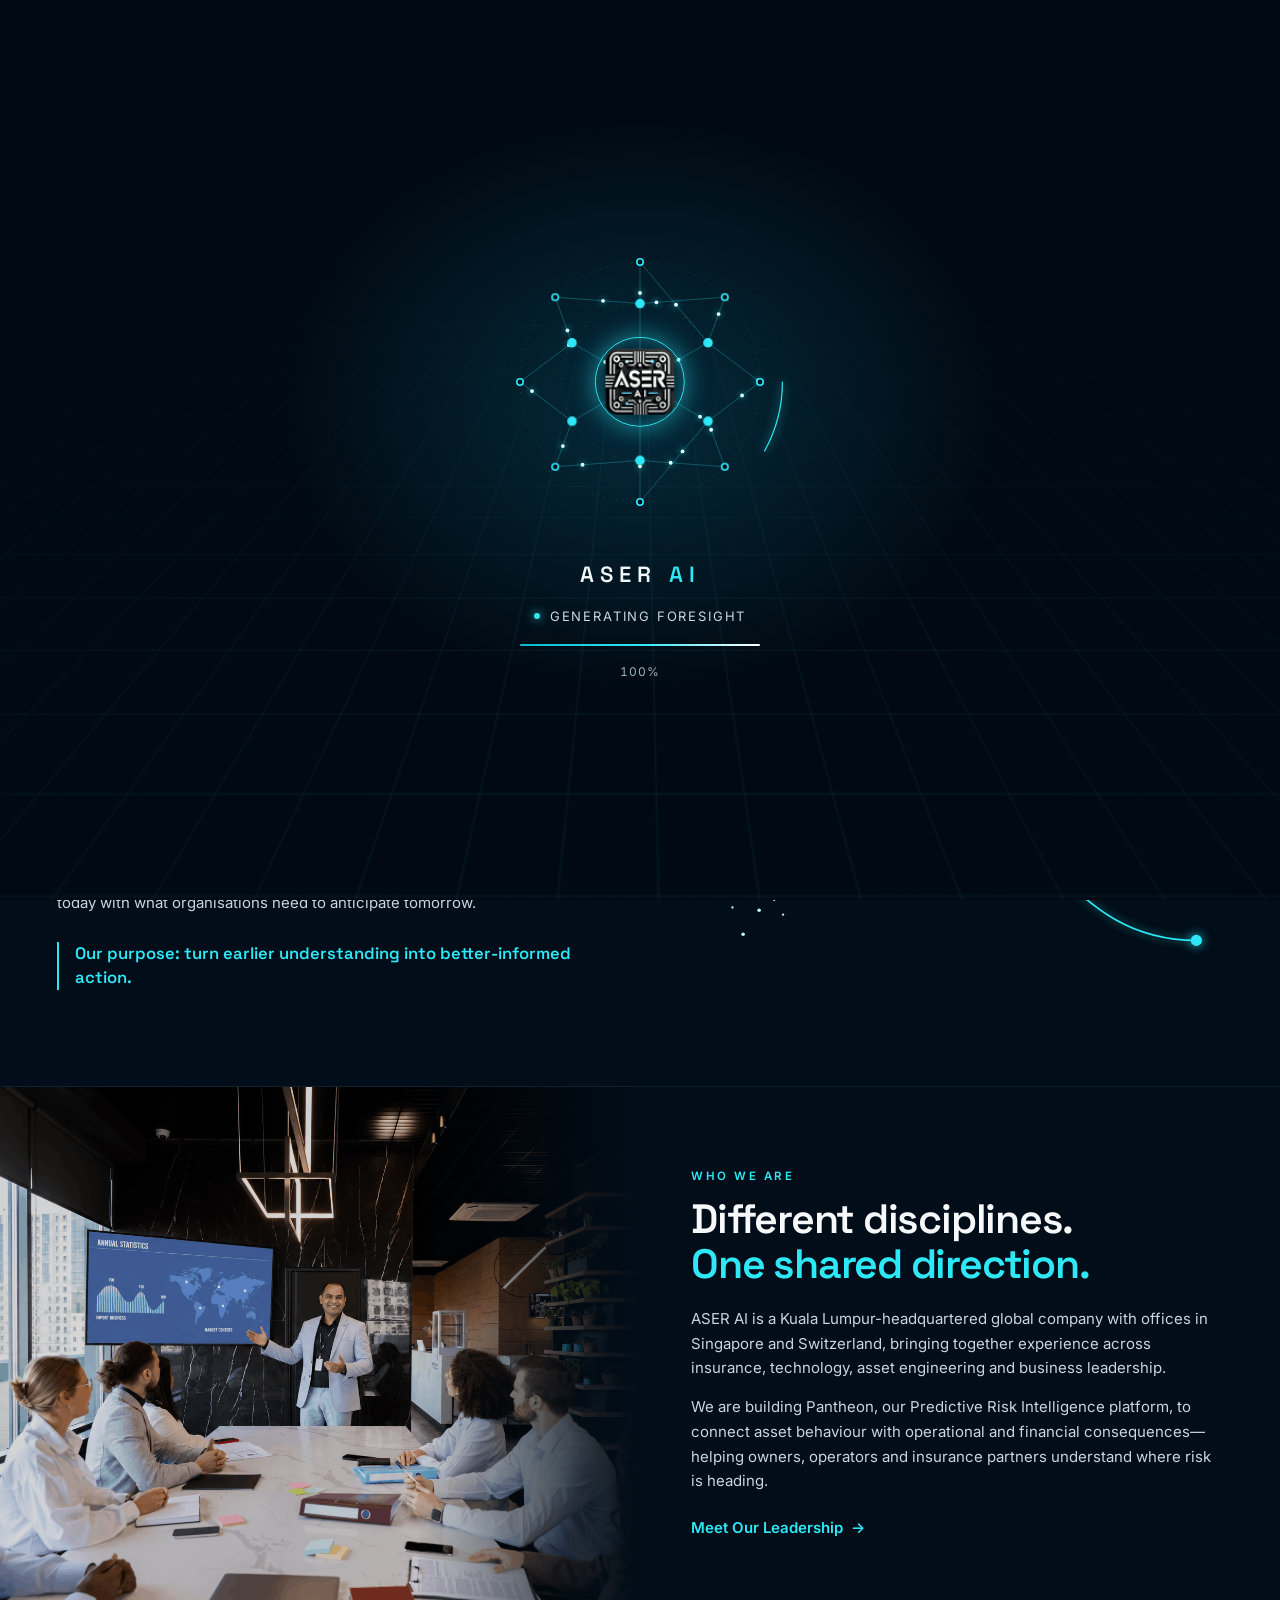
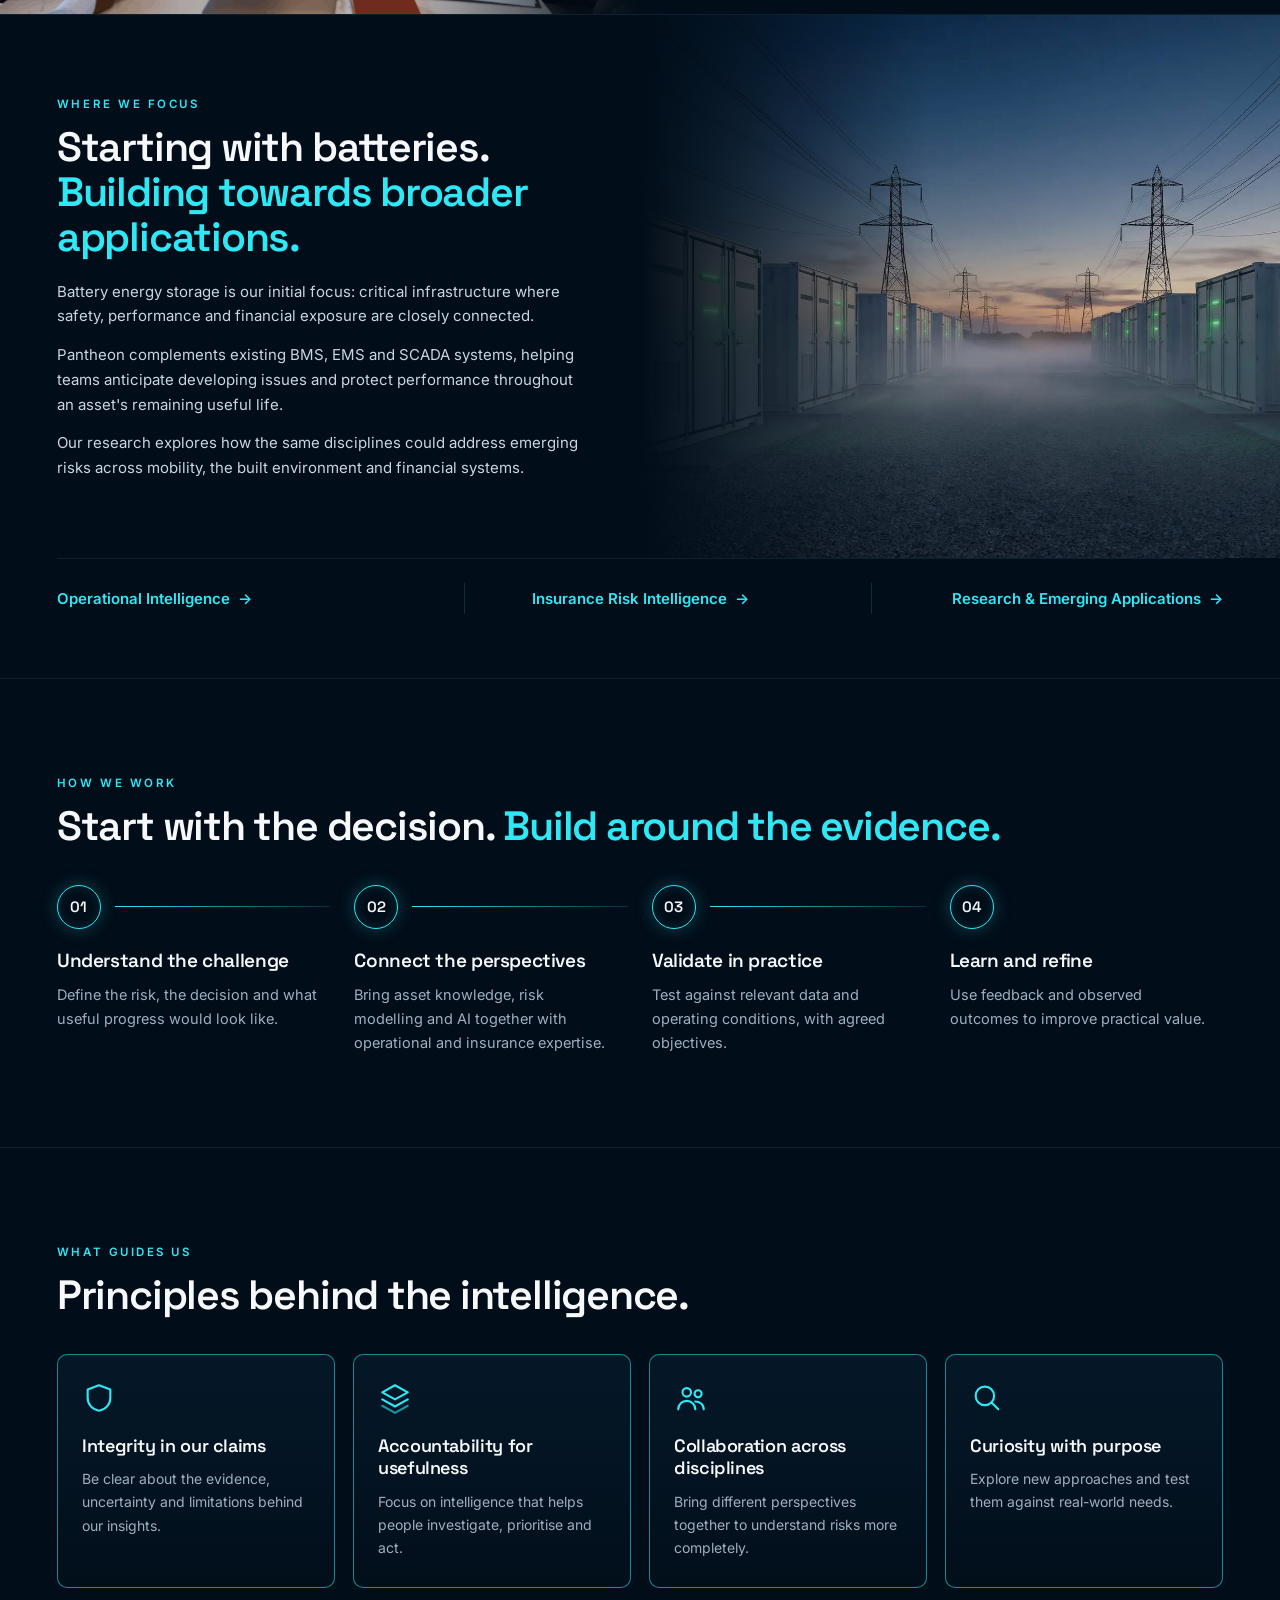
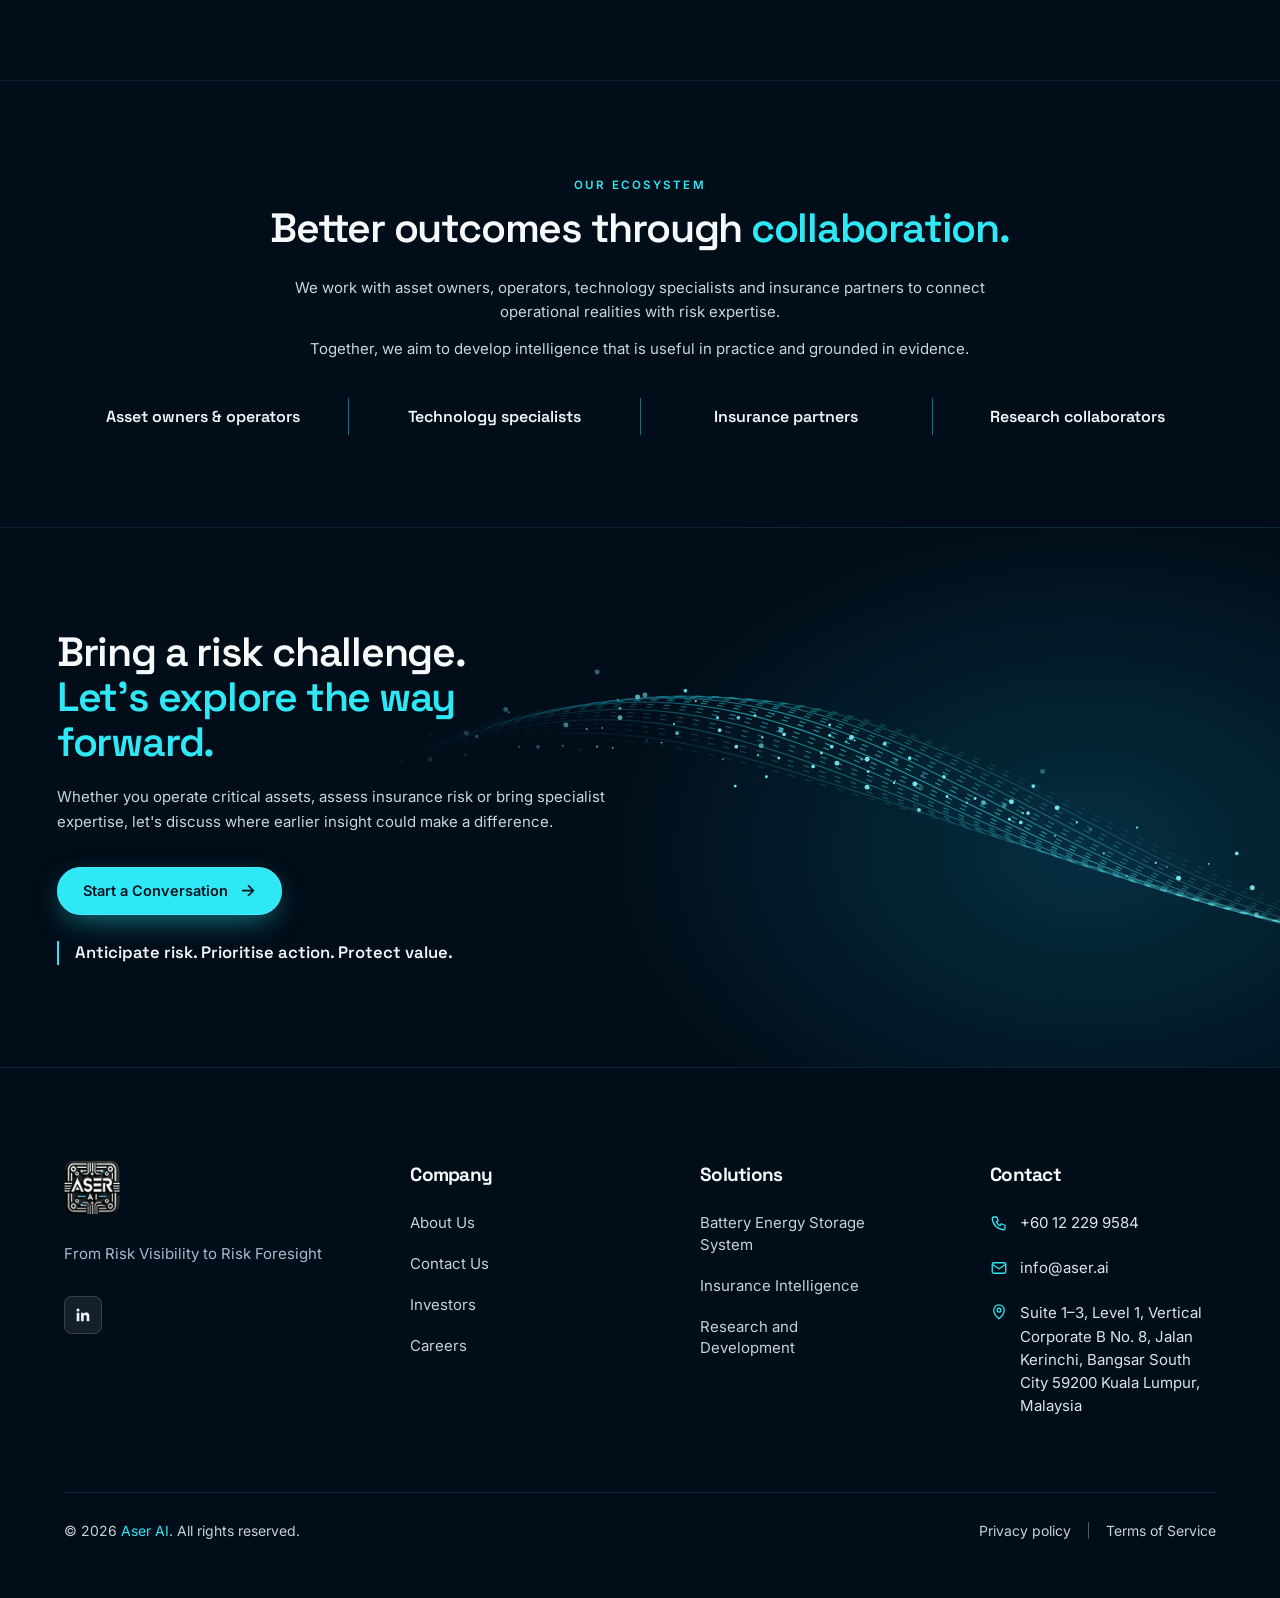
<file: about-us.html>
<!DOCTYPE html>
<html lang="en">

<head>
    <meta charset="UTF-8">
    <meta name="viewport" content="width=device-width, initial-scale=1.0">
    <meta name="theme-color" content="#031321">
    <meta name="description" content="Built on experience. Driven by risk foresight. Why ASER AI exists, who we are and how we work.">
    <title>The ASER AI Way | ASER AI</title>
    <link rel="preconnect" href="https://fonts.googleapis.com">
    <link rel="preconnect" href="https://fonts.gstatic.com" crossorigin>
    <link href="https://fonts.googleapis.com/css2?family=Inter:wght@300;400;500;600;700&family=Space+Grotesk:wght@400;500;600;700&display=swap" rel="stylesheet">
    <link rel="stylesheet" href="./style/main.css">
    <link rel="stylesheet" href="./style/responsive.css">
    <link rel="stylesheet" href="./style/design-system.css?v=20261120">
</head>

<body class="pw-way-page">

    <!-- AI LOADER -->
    <script>try{if(sessionStorage.getItem("aserLoaded"))document.documentElement.classList.add("al-skip")}catch(e){}</script>
    <div class="ai-loader" id="aiLoader" role="status" aria-live="polite" aria-label="Loading ASER AI">
        <div class="al-grid" aria-hidden="true"></div>
        <div class="al-core">
            <svg class="al-net" viewBox="0 0 400 400" aria-hidden="true" focusable="false">
                <circle class="al-orbit al-orbit-1" cx="200" cy="200" r="150"/>
                <circle class="al-orbit al-orbit-2" cx="200" cy="200" r="98"/>
                <circle class="al-scan" cx="200" cy="200" r="178"/>
                <g class="al-links"><line x1="350" y1="200" x2="285" y2="249" style="--i:0"/><line x1="350" y1="200" x2="285" y2="151" style="--i:1"/><line x1="306" y1="306" x2="285" y2="249" style="--i:2"/><line x1="306" y1="306" x2="200" y2="298" style="--i:3"/><line x1="200" y1="350" x2="200" y2="298" style="--i:4"/><line x1="200" y1="350" x2="285" y2="249" style="--i:5"/><line x1="94" y1="306" x2="115" y2="249" style="--i:6"/><line x1="94" y1="306" x2="200" y2="298" style="--i:7"/><line x1="50" y1="200" x2="115" y2="249" style="--i:8"/><line x1="50" y1="200" x2="115" y2="151" style="--i:9"/><line x1="94" y1="94" x2="115" y2="151" style="--i:10"/><line x1="94" y1="94" x2="200" y2="102" style="--i:11"/><line x1="200" y1="50" x2="200" y2="102" style="--i:12"/><line x1="200" y1="50" x2="285" y2="151" style="--i:13"/><line x1="306" y1="94" x2="285" y2="151" style="--i:14"/><line x1="306" y1="94" x2="200" y2="102" style="--i:15"/><line x1="285" y1="249" x2="200" y2="200" style="--i:16"/><line x1="200" y1="298" x2="200" y2="200" style="--i:17"/><line x1="115" y1="249" x2="200" y2="200" style="--i:18"/><line x1="115" y1="151" x2="200" y2="200" style="--i:19"/><line x1="200" y1="102" x2="200" y2="200" style="--i:20"/><line x1="285" y1="151" x2="200" y2="200" style="--i:21"/></g>
                <g class="al-pulses"><circle r="2.4"><animateMotion dur="1.40s" begin="0.00s" repeatCount="indefinite" path="M350 200 L 285 249"/></circle><circle r="2.4"><animateMotion dur="1.65s" begin="0.17s" repeatCount="indefinite" path="M350 200 L 285 151"/></circle><circle r="2.4"><animateMotion dur="1.90s" begin="0.34s" repeatCount="indefinite" path="M306 306 L 285 249"/></circle><circle r="2.4"><animateMotion dur="2.15s" begin="0.51s" repeatCount="indefinite" path="M306 306 L 200 298"/></circle><circle r="2.4"><animateMotion dur="1.40s" begin="0.68s" repeatCount="indefinite" path="M200 350 L 200 298"/></circle><circle r="2.4"><animateMotion dur="1.65s" begin="0.85s" repeatCount="indefinite" path="M200 350 L 285 249"/></circle><circle r="2.4"><animateMotion dur="1.90s" begin="1.02s" repeatCount="indefinite" path="M94 306 L 115 249"/></circle><circle r="2.4"><animateMotion dur="2.15s" begin="1.19s" repeatCount="indefinite" path="M94 306 L 200 298"/></circle><circle r="2.4"><animateMotion dur="1.40s" begin="0.16s" repeatCount="indefinite" path="M50 200 L 115 249"/></circle><circle r="2.4"><animateMotion dur="1.65s" begin="0.33s" repeatCount="indefinite" path="M50 200 L 115 151"/></circle><circle r="2.4"><animateMotion dur="1.90s" begin="0.50s" repeatCount="indefinite" path="M94 94 L 115 151"/></circle><circle r="2.4"><animateMotion dur="2.15s" begin="0.67s" repeatCount="indefinite" path="M94 94 L 200 102"/></circle><circle r="2.4"><animateMotion dur="1.40s" begin="0.84s" repeatCount="indefinite" path="M200 50 L 200 102"/></circle><circle r="2.4"><animateMotion dur="1.65s" begin="1.01s" repeatCount="indefinite" path="M200 50 L 285 151"/></circle><circle r="2.4"><animateMotion dur="1.90s" begin="1.18s" repeatCount="indefinite" path="M306 94 L 285 151"/></circle><circle r="2.4"><animateMotion dur="2.15s" begin="0.15s" repeatCount="indefinite" path="M306 94 L 200 102"/></circle><circle r="2.4"><animateMotion dur="1.40s" begin="0.32s" repeatCount="indefinite" path="M285 249 L 200 200"/></circle><circle r="2.4"><animateMotion dur="1.65s" begin="0.49s" repeatCount="indefinite" path="M200 298 L 200 200"/></circle><circle r="2.4"><animateMotion dur="1.90s" begin="0.66s" repeatCount="indefinite" path="M115 249 L 200 200"/></circle><circle r="2.4"><animateMotion dur="2.15s" begin="0.83s" repeatCount="indefinite" path="M115 151 L 200 200"/></circle><circle r="2.4"><animateMotion dur="1.40s" begin="1.00s" repeatCount="indefinite" path="M200 102 L 200 200"/></circle><circle r="2.4"><animateMotion dur="1.65s" begin="1.17s" repeatCount="indefinite" path="M285 151 L 200 200"/></circle></g>
                <g class="al-nodes"><circle class="al-n-out" cx="350" cy="200" r="4" style="--i:0"/><circle class="al-n-out" cx="306" cy="306" r="4" style="--i:1"/><circle class="al-n-out" cx="200" cy="350" r="4" style="--i:2"/><circle class="al-n-out" cx="94" cy="306" r="4" style="--i:3"/><circle class="al-n-out" cx="50" cy="200" r="4" style="--i:4"/><circle class="al-n-out" cx="94" cy="94" r="4" style="--i:5"/><circle class="al-n-out" cx="200" cy="50" r="4" style="--i:6"/><circle class="al-n-out" cx="306" cy="94" r="4" style="--i:7"/><circle class="al-n-in" cx="285" cy="249" r="5" style="--i:8"/><circle class="al-n-in" cx="200" cy="298" r="5" style="--i:9"/><circle class="al-n-in" cx="115" cy="249" r="5" style="--i:10"/><circle class="al-n-in" cx="115" cy="151" r="5" style="--i:11"/><circle class="al-n-in" cx="200" cy="102" r="5" style="--i:12"/><circle class="al-n-in" cx="285" cy="151" r="5" style="--i:13"/></g>
            </svg>
            <div class="al-logo">
                <span class="al-logo-ring"></span>
                <img src="./assets/images/aser-logo.png" alt="" width="64" height="61">
            </div>
        </div>
        <div class="al-brand">ASER <span>AI</span></div>
        <div class="al-status">
            <span class="al-dot"></span>
            <span class="al-text" data-steps="Connecting asset signals|Modelling risk pathways|Generating foresight">Connecting asset signals</span>
        </div>
        <div class="al-bar"><span></span></div>
        <span class="al-pct" aria-hidden="true">0%</span>
    </div>

    <header class="site-header">

        <a href="./index.html" class="logo" aria-label="ASER AI home"><img class="logo-mark" src="./assets/images/aser-logo.png" alt="ASER AI" width="40" height="38"></a>

        <nav class="main-nav" id="mainNavigation" aria-label="Main">

            <a href="./index.html" class="nav-link">Home</a>

            <a href="./platform.html" class="nav-link">Our Platform</a>

            <div class="nav-dropdown">
                <button class="nav-dropdown-toggle" type="button" aria-expanded="false" aria-controls="solutionsMenu">
                    Solutions <span class="nav-chevron" aria-hidden="true"></span>
                </button>
                <div class="nav-dropdown-menu" id="solutionsMenu">
                    <a href="./operational-intelligence.html">Battery Energy Storage Systems</a>
                    <a href="./insurance-intelligence.html">Insurance Intelligence</a>
                    <a href="./research-development.html">Research &amp; Development</a>
                </div>
            </div>

            <div class="nav-dropdown is-current">
                <button class="nav-dropdown-toggle" type="button" aria-expanded="false" aria-controls="companyMenu">
                    Company <span class="nav-chevron" aria-hidden="true"></span>
                </button>
                <div class="nav-dropdown-menu" id="companyMenu">
                    <a href="./about-us.html" aria-current="page">The ASER AI Way</a>
                    <a href="./team.html">Our Leadership</a>
                    <a href="./careers.html">Careers</a>
                    <a href="./investors.html">Investors</a>
                </div>
            </div>

            <a href="./news-media.html" class="nav-link">News &amp; Media</a>

            <a href="./contact.html" class="nav-contact-mobile">Contact us</a>

        </nav>

        <a href="./contact.html" class="nav-contact">Contact us</a>

        <button class="site-menu-toggle" type="button" aria-label="Open navigation" aria-expanded="false" aria-controls="mainNavigation">
            <span></span>
            <span></span>
        </button>

    </header>

    <main class="pw-page">

        <!-- HERO -->
        <section class="pw-hero">
            <div class="pw-hero-inner pg-container">
                <div class="pw-hero-copy">
                    <span class="pg-eyebrow reveal">THE ASER AI WAY</span>
                    <h1 class="reveal delay-1">Built on experience.<br><span>Driven by risk foresight.</span></h1>
                    <p class="reveal delay-2">We believe organisations should have more time to act before risk becomes loss. ASER AI brings together asset expertise, insurance insight and advanced analytics to make that possible.</p>
                    <div class="pw-actions reveal delay-3"><a href="./platform.html" class="ds-button">Explore Pantheon <span>→</span></a></div>
                </div>
                <div class="pw-hero-visual reveal delay-2">
                    <svg class="pw-graphic pw-converge" viewBox="0 0 640 380" aria-hidden="true" focusable="false">
                    <defs>
                        <linearGradient id="pwGridFadew" x1="0" y1="0" x2="1" y2="1">
                            <stop offset="0" stop-color="#fff" stop-opacity="0"/>
                            <stop offset=".55" stop-color="#fff" stop-opacity=".9"/>
                            <stop offset="1" stop-color="#fff" stop-opacity=".2"/>
                        </linearGradient>
                        <mask id="pwGridMaskw"><rect width="640" height="380" fill="url(#pwGridFadew)"/></mask>
                    </defs>
                    <g class="pw-grid" mask="url(#pwGridMaskw)"><line x1="600" y1="150" x2="-210" y2="380"/><line x1="600" y1="150" x2="-150" y2="380"/><line x1="600" y1="150" x2="-90" y2="380"/><line x1="600" y1="150" x2="-30" y2="380"/><line x1="600" y1="150" x2="30" y2="380"/><line x1="600" y1="150" x2="90" y2="380"/><line x1="600" y1="150" x2="150" y2="380"/><line x1="600" y1="150" x2="210" y2="380"/><line x1="600" y1="150" x2="270" y2="380"/><line x1="600" y1="150" x2="330" y2="380"/><line x1="600" y1="150" x2="390" y2="380"/><line x1="600" y1="150" x2="450" y2="380"/><line x1="600" y1="150" x2="510" y2="380"/><line x1="600" y1="150" x2="570" y2="380"/><line x1="600" y1="150" x2="630" y2="380"/><line x1="600" y1="150" x2="690" y2="380"/><line x1="600" y1="150" x2="750" y2="380"/><line x1="600" y1="150" x2="810" y2="380"/><line x1="600" y1="150" x2="870" y2="380"/><line x1="600" y1="150" x2="930" y2="380"/><line x1="150" y1="200" x2="620" y2="200"/><line x1="150" y1="208" x2="620" y2="208"/><line x1="150" y1="218" x2="620" y2="218"/><line x1="150" y1="232" x2="620" y2="232"/><line x1="150" y1="250" x2="620" y2="250"/><line x1="150" y1="274" x2="620" y2="274"/><line x1="150" y1="306" x2="620" y2="306"/><line x1="150" y1="348" x2="620" y2="348"/></g>
                    <g class="pw-labels"><text x="128" y="66" text-anchor="end"><tspan x="128" dy="0">Asset</tspan><tspan x="128" dy="15">expertise</tspan></text><text x="128" y="176" text-anchor="end"><tspan x="128" dy="0">Risk</tspan><tspan x="128" dy="15">insight</tspan></text><text x="128" y="286" text-anchor="end"><tspan x="128" dy="0">Advanced</tspan><tspan x="128" dy="15">AI</tspan></text></g>
                    <g class="pw-lines"><path class="pw-line" d="M150 70 C 290 70, 300 180, 420 180" style="--i:0"/><path class="pw-line" d="M150 180 C 290 180, 300 180, 420 180" style="--i:1"/><path class="pw-line" d="M150 290 C 290 290, 300 180, 420 180" style="--i:2"/><path class="pw-line pw-line-main" d="M420 180 L 600 180" style="--i:3"/><path class="pw-arrow" d="M586 170 L 602 180 L 586 190"/></g>
                    <g><circle class="pw-node" cx="150" cy="70" r="5"/><circle class="pw-node" cx="150" cy="180" r="5"/><circle class="pw-node" cx="150" cy="290" r="5"/><circle class="pw-traveller" r="3"><animateMotion dur="2.6s" begin="1.2s" repeatCount="indefinite" path="M150 70 C 290 70, 300 180, 420 180 L 600 180"/></circle><circle class="pw-traveller" r="3"><animateMotion dur="3.0s" begin="1.7s" repeatCount="indefinite" path="M150 180 C 290 180, 300 180, 420 180 L 600 180"/></circle><circle class="pw-traveller" r="3"><animateMotion dur="3.4000000000000004s" begin="2.2s" repeatCount="indefinite" path="M150 290 C 290 290, 300 180, 420 180 L 600 180"/></circle></g>
                </svg>
                </div>
            </div>
        </section>

        <!-- WHY WE EXIST -->
        <section class="pg-section">
            <div class="pg-container pw-two">
                <div class="pw-copy">
                    <span class="pg-eyebrow reveal">WHY WE EXIST</span>
                    <h2 class="reveal">Better visibility is only<br>the beginning.</h2>
                    <p class="reveal">Organisations collect more data than ever. Yet early signs of risk often remain disconnected from the decisions that could change the outcome.</p>
                    <p class="reveal">We founded ASER AI to help close that gap—connecting what assets reveal today with what organisations need to anticipate tomorrow.</p>
                    <p class="pw-callout reveal">Our purpose: turn earlier understanding into better-informed action.</p>
                </div>
                <div class="pw-visual reveal delay-1">
                    <svg class="pw-graphic pw-particles" viewBox="0 0 620 380" aria-hidden="true" focusable="false">
                    <g class="pw-dots"><circle cx="239" cy="188" r="2.6" style="--d:0.15s"/><circle cx="197" cy="130" r="1.3" style="--d:3.24s"/><circle cx="307" cy="197" r="1.3" style="--d:1.90s"/><circle cx="87" cy="234" r="1.3" style="--d:0.07s"/><circle cx="125" cy="169" r="2" style="--d:0.80s"/><circle cx="282" cy="221" r="1.3" style="--d:3.09s"/><circle cx="192" cy="254" r="1" style="--d:1.05s"/><circle cx="125" cy="291" r="1.3" style="--d:4.36s"/><circle cx="148" cy="245" r="1.3" style="--d:0.91s"/><circle cx="323" cy="189" r="1.3" style="--d:4.83s"/><circle cx="305" cy="188" r="1.3" style="--d:4.68s"/><circle cx="140" cy="233" r="1.6" style="--d:1.51s"/><circle cx="234" cy="228" r="1.6" style="--d:0.33s"/><circle cx="167" cy="191" r="1.6" style="--d:2.40s"/><circle cx="155" cy="122" r="1" style="--d:1.28s"/><circle cx="316" cy="191" r="1.6" style="--d:4.22s"/><circle cx="52" cy="205" r="2.6" style="--d:4.21s"/><circle cx="194" cy="158" r="1.3" style="--d:3.12s"/><circle cx="319" cy="193" r="2" style="--d:1.72s"/><circle cx="167" cy="211" r="2.6" style="--d:1.25s"/><circle cx="197" cy="140" r="1.6" style="--d:4.30s"/><circle cx="61" cy="128" r="1" style="--d:1.04s"/><circle cx="210" cy="179" r="1.6" style="--d:4.62s"/><circle cx="218" cy="202" r="1.6" style="--d:3.43s"/><circle cx="153" cy="209" r="1.6" style="--d:4.98s"/><circle cx="107" cy="116" r="1" style="--d:0.40s"/><circle cx="233" cy="196" r="2.6" style="--d:1.72s"/><circle cx="136" cy="184" r="2" style="--d:0.73s"/><circle cx="325" cy="186" r="1.6" style="--d:4.19s"/><circle cx="97" cy="111" r="2.6" style="--d:4.75s"/><circle cx="240" cy="193" r="2" style="--d:1.86s"/><circle cx="70" cy="161" r="2" style="--d:1.47s"/><circle cx="194" cy="258" r="2.6" style="--d:2.27s"/><circle cx="203" cy="190" r="1.6" style="--d:2.40s"/><circle cx="148" cy="169" r="2" style="--d:4.11s"/><circle cx="215" cy="200" r="1.3" style="--d:3.13s"/><circle cx="206" cy="183" r="1.6" style="--d:2.58s"/><circle cx="219" cy="201" r="2.6" style="--d:1.81s"/><circle cx="279" cy="194" r="1" style="--d:3.80s"/><circle cx="169" cy="128" r="1.6" style="--d:4.18s"/><circle cx="140" cy="265" r="1.6" style="--d:3.25s"/><circle cx="228" cy="185" r="1" style="--d:2.37s"/><circle cx="276" cy="184" r="1.6" style="--d:4.08s"/><circle cx="245" cy="206" r="1.6" style="--d:1.74s"/><circle cx="244" cy="187" r="1.6" style="--d:4.61s"/><circle cx="111" cy="89" r="2" style="--d:4.88s"/><circle cx="320" cy="184" r="1.3" style="--d:0.99s"/><circle cx="169" cy="184" r="2" style="--d:1.41s"/><circle cx="78" cy="159" r="2.6" style="--d:3.90s"/><circle cx="228" cy="166" r="2" style="--d:1.51s"/><circle cx="221" cy="205" r="1" style="--d:0.98s"/><circle cx="229" cy="174" r="2.6" style="--d:3.25s"/><circle cx="126" cy="162" r="1" style="--d:4.93s"/><circle cx="325" cy="185" r="1.3" style="--d:0.27s"/><circle cx="98" cy="175" r="1.3" style="--d:2.74s"/><circle cx="184" cy="211" r="1.6" style="--d:1.90s"/><circle cx="236" cy="175" r="1.6" style="--d:0.00s"/><circle cx="181" cy="175" r="1.6" style="--d:4.28s"/><circle cx="299" cy="185" r="1" style="--d:2.75s"/><circle cx="151" cy="138" r="1.6" style="--d:2.73s"/><circle cx="162" cy="97" r="1.3" style="--d:2.10s"/><circle cx="286" cy="174" r="2.6" style="--d:1.85s"/><circle cx="101" cy="130" r="1.3" style="--d:4.84s"/><circle cx="235" cy="172" r="1.6" style="--d:4.11s"/><circle cx="248" cy="176" r="2.6" style="--d:2.70s"/><circle cx="158" cy="216" r="2.6" style="--d:1.88s"/><circle cx="188" cy="194" r="2" style="--d:1.92s"/><circle cx="296" cy="199" r="1.3" style="--d:2.98s"/><circle cx="139" cy="245" r="2" style="--d:0.10s"/><circle cx="317" cy="189" r="1.6" style="--d:2.46s"/><circle cx="147" cy="167" r="2.6" style="--d:4.80s"/><circle cx="134" cy="194" r="1" style="--d:3.91s"/><circle cx="289" cy="205" r="1.6" style="--d:1.22s"/><circle cx="200" cy="193" r="1" style="--d:1.23s"/><circle cx="141" cy="270" r="1.6" style="--d:2.46s"/><circle cx="328" cy="198" r="2.6" style="--d:3.22s"/><circle cx="234" cy="189" r="1.3" style="--d:1.50s"/><circle cx="215" cy="175" r="1.6" style="--d:3.07s"/><circle cx="266" cy="206" r="2.6" style="--d:0.66s"/><circle cx="43" cy="201" r="2.6" style="--d:2.28s"/><circle cx="310" cy="197" r="1" style="--d:2.15s"/><circle cx="284" cy="179" r="2.6" style="--d:2.88s"/><circle cx="260" cy="175" r="2" style="--d:2.38s"/><circle cx="254" cy="172" r="1.3" style="--d:4.49s"/><circle cx="197" cy="191" r="1" style="--d:3.47s"/><circle cx="188" cy="159" r="1.6" style="--d:3.24s"/><circle cx="199" cy="182" r="2.6" style="--d:4.44s"/><circle cx="324" cy="192" r="2.6" style="--d:0.77s"/><circle cx="229" cy="194" r="1.3" style="--d:1.34s"/><circle cx="80" cy="169" r="1" style="--d:3.32s"/><circle cx="55" cy="158" r="2" style="--d:3.51s"/><circle cx="66" cy="13" r="1" style="--d:1.10s"/><circle cx="244" cy="224" r="1.3" style="--d:4.97s"/><circle cx="259" cy="181" r="2" style="--d:0.75s"/><circle cx="235" cy="177" r="2.6" style="--d:1.07s"/><circle cx="221" cy="199" r="2" style="--d:3.73s"/><circle cx="145" cy="169" r="2" style="--d:4.39s"/><circle cx="98" cy="178" r="2" style="--d:0.46s"/><circle cx="254" cy="171" r="1.6" style="--d:4.57s"/><circle cx="100" cy="194" r="1.6" style="--d:0.76s"/><circle cx="241" cy="138" r="2.6" style="--d:2.75s"/><circle cx="127" cy="186" r="1" style="--d:2.76s"/><circle cx="137" cy="190" r="1.3" style="--d:4.04s"/><circle cx="298" cy="178" r="2" style="--d:3.68s"/><circle cx="113" cy="172" r="1" style="--d:2.87s"/><circle cx="60" cy="96" r="1" style="--d:2.53s"/><circle cx="194" cy="160" r="1.6" style="--d:0.54s"/><circle cx="215" cy="211" r="2.6" style="--d:3.63s"/><circle cx="68" cy="283" r="1.3" style="--d:3.75s"/><circle cx="80" cy="313" r="2" style="--d:4.10s"/><circle cx="100" cy="152" r="1.3" style="--d:1.45s"/><circle cx="314" cy="186" r="1.6" style="--d:3.98s"/><circle cx="173" cy="184" r="1.6" style="--d:4.02s"/><circle cx="189" cy="157" r="1.6" style="--d:2.59s"/><circle cx="231" cy="152" r="2" style="--d:0.32s"/><circle cx="61" cy="142" r="1.3" style="--d:1.01s"/><circle cx="62" cy="248" r="1.6" style="--d:0.00s"/><circle cx="199" cy="165" r="2.6" style="--d:4.61s"/><circle cx="158" cy="163" r="1.3" style="--d:0.36s"/><circle cx="299" cy="192" r="2" style="--d:0.76s"/><circle cx="137" cy="185" r="1.6" style="--d:3.36s"/><circle cx="59" cy="229" r="1" style="--d:1.72s"/><circle cx="271" cy="188" r="1" style="--d:3.37s"/><circle cx="199" cy="201" r="1.3" style="--d:0.59s"/><circle cx="250" cy="182" r="1.3" style="--d:0.17s"/><circle cx="262" cy="217" r="2.6" style="--d:1.15s"/><circle cx="78" cy="54" r="1.6" style="--d:3.40s"/><circle cx="115" cy="274" r="1.6" style="--d:1.42s"/><circle cx="266" cy="188" r="1.3" style="--d:0.88s"/><circle cx="123" cy="160" r="1" style="--d:3.23s"/><circle cx="188" cy="194" r="1" style="--d:2.27s"/><circle cx="253" cy="190" r="1.3" style="--d:0.22s"/><circle cx="219" cy="225" r="1.6" style="--d:4.70s"/><circle cx="262" cy="189" r="1.3" style="--d:4.49s"/><circle cx="204" cy="200" r="1.3" style="--d:3.22s"/><circle cx="206" cy="186" r="1" style="--d:0.24s"/><circle cx="291" cy="174" r="1" style="--d:4.75s"/><circle cx="118" cy="215" r="2.6" style="--d:3.20s"/><circle cx="116" cy="202" r="1" style="--d:0.43s"/><circle cx="327" cy="198" r="1.3" style="--d:2.99s"/><circle cx="296" cy="190" r="2.6" style="--d:1.79s"/><circle cx="186" cy="197" r="2" style="--d:2.61s"/><circle cx="98" cy="286" r="2" style="--d:4.46s"/><circle cx="330" cy="190" r="2.6" style="--d:0.58s"/><circle cx="154" cy="255" r="2" style="--d:1.56s"/><circle cx="97" cy="242" r="1" style="--d:2.36s"/><circle cx="257" cy="206" r="1.3" style="--d:1.38s"/><circle cx="205" cy="110" r="1.3" style="--d:0.24s"/><circle cx="120" cy="179" r="1" style="--d:0.36s"/><circle cx="275" cy="205" r="2" style="--d:3.76s"/><circle cx="221" cy="223" r="1.3" style="--d:2.87s"/><circle cx="191" cy="159" r="1" style="--d:3.64s"/><circle cx="258" cy="186" r="2" style="--d:2.81s"/><circle cx="157" cy="269" r="1.6" style="--d:0.85s"/><circle cx="140" cy="173" r="1" style="--d:2.71s"/><circle cx="268" cy="177" r="1" style="--d:0.14s"/><circle cx="67" cy="232" r="1.6" style="--d:4.75s"/><circle cx="236" cy="207" r="1.3" style="--d:2.64s"/><circle cx="95" cy="206" r="1.3" style="--d:2.92s"/><circle cx="289" cy="201" r="1" style="--d:1.34s"/><circle cx="234" cy="180" r="2" style="--d:3.97s"/><circle cx="93" cy="166" r="1.6" style="--d:2.23s"/><circle cx="129" cy="165" r="1" style="--d:3.84s"/><circle cx="315" cy="188" r="2.6" style="--d:2.37s"/><circle cx="204" cy="207" r="2" style="--d:3.43s"/><circle cx="122" cy="190" r="1" style="--d:0.16s"/><circle cx="227" cy="135" r="2" style="--d:2.32s"/><circle cx="120" cy="202" r="1.3" style="--d:1.52s"/><circle cx="211" cy="195" r="1.6" style="--d:1.76s"/><circle cx="135" cy="105" r="1" style="--d:3.09s"/></g>
                    <g class="pw-lines"><path class="pw-line" d="M330 190 C 430 190, 450 60, 590 60" style="--i:0"/><path class="pw-line" d="M330 190 C 430 190, 450 150, 590 150" style="--i:1"/><path class="pw-line" d="M330 190 C 430 190, 450 230, 590 230" style="--i:2"/><path class="pw-line" d="M330 190 C 430 190, 450 320, 590 320" style="--i:3"/></g>
                    <g><circle class="pw-node pw-node-end" cx="590" cy="60" r="5"/><circle class="pw-node pw-node-end" cx="590" cy="150" r="5"/><circle class="pw-node pw-node-end" cx="590" cy="230" r="5"/><circle class="pw-node pw-node-end" cx="590" cy="320" r="5"/><circle class="pw-traveller" r="2.6"><animateMotion dur="2.2s" begin="0.8s" repeatCount="indefinite" path="M330 190 C 430 190, 450 60, 590 60"/></circle><circle class="pw-traveller" r="2.6"><animateMotion dur="2.5s" begin="1.2000000000000002s" repeatCount="indefinite" path="M330 190 C 430 190, 450 150, 590 150"/></circle><circle class="pw-traveller" r="2.6"><animateMotion dur="2.8000000000000003s" begin="1.6s" repeatCount="indefinite" path="M330 190 C 430 190, 450 230, 590 230"/></circle><circle class="pw-traveller" r="2.6"><animateMotion dur="3.1s" begin="2.0s" repeatCount="indefinite" path="M330 190 C 430 190, 450 320, 590 320"/></circle></g>
                </svg>
                </div>
            </div>
        </section>

        <!-- WHO WE ARE -->
        <section class="pw-bleed pw-bleed-left">
            <div class="pw-bleed-media reveal">
                <img src="./assets/images/aboutAser/aserAbout4.png" alt="ASER AI team meeting with a risk dashboard on screen" loading="lazy">
            </div>
            <div class="pw-bleed-copy">
                <span class="pg-eyebrow reveal">WHO WE ARE</span>
                <h2 class="reveal">Different disciplines.<br><span>One shared direction.</span></h2>
                <p class="reveal">ASER AI is a Kuala Lumpur-headquartered global company with offices in Singapore and Switzerland, bringing together experience across insurance, technology, asset engineering and business leadership.</p>
                <p class="reveal">We are building Pantheon, our Predictive Risk Intelligence platform, to connect asset behaviour with operational and financial consequences—helping owners, operators and insurance partners understand where risk is heading.</p>
                <a href="./team.html" class="pw-text-link reveal">Meet Our Leadership <span>→</span></a>
            </div>
        </section>

        <!-- WHERE WE FOCUS -->
        <section class="pw-bleed pw-bleed-right pw-focus">
            <div class="pw-bleed-copy">
                <span class="pg-eyebrow reveal">WHERE WE FOCUS</span>
                <h2 class="reveal">Starting with batteries.<br><span>Building towards broader applications.</span></h2>
                <p class="reveal">Battery energy storage is our initial focus: critical infrastructure where safety, performance and financial exposure are closely connected.</p>
                <p class="reveal">Pantheon complements existing BMS, EMS and SCADA systems, helping teams anticipate developing issues and protect performance throughout an asset's remaining useful life.</p>
                <p class="reveal">Our research explores how the same disciplines could address emerging risks across mobility, the built environment and financial systems.</p>
            </div>
            <div class="pw-bleed-media reveal">
                <img src="./assets/images/solutionHero.jpg" alt="Battery energy storage containers at dusk" loading="lazy">
            </div>
            <nav class="pw-link-row pg-container reveal" aria-label="Solutions">
                <a href="./operational-intelligence.html">Operational Intelligence <span>→</span></a>
                <a href="./insurance-intelligence.html">Insurance Risk Intelligence <span>→</span></a>
                <a href="./research-development.html">Research &amp; Emerging Applications <span>→</span></a>
            </nav>
        </section>

        <!-- HOW WE WORK -->
        <section class="pg-section">
            <div class="pg-container">
                <span class="pg-eyebrow reveal">HOW WE WORK</span>
                <h2 class="pw-h2-single reveal">Start with the decision. <span>Build around the evidence.</span></h2>
                <ol class="pw-steps">
                    <li class="pw-step reveal">
                        <div class="pw-step-top"><span class="pw-step-num">01</span><span class="pw-step-line" aria-hidden="true"></span></div>
                        <h3>Understand the challenge</h3>
                        <p>Define the risk, the decision and what useful progress would look like.</p>
                    </li>
                    <li class="pw-step reveal">
                        <div class="pw-step-top"><span class="pw-step-num">02</span><span class="pw-step-line" aria-hidden="true"></span></div>
                        <h3>Connect the perspectives</h3>
                        <p>Bring asset knowledge, risk modelling and AI together with operational and insurance expertise.</p>
                    </li>
                    <li class="pw-step reveal">
                        <div class="pw-step-top"><span class="pw-step-num">03</span><span class="pw-step-line" aria-hidden="true"></span></div>
                        <h3>Validate in practice</h3>
                        <p>Test against relevant data and operating conditions, with agreed objectives.</p>
                    </li>
                    <li class="pw-step reveal">
                        <div class="pw-step-top"><span class="pw-step-num">04</span><span class="pw-step-line" aria-hidden="true"></span></div>
                        <h3>Learn and refine</h3>
                        <p>Use feedback and observed outcomes to improve practical value.</p>
                    </li>
                </ol>
            </div>
        </section>

        <!-- WHAT GUIDES US -->
        <section class="pg-section">
            <div class="pg-container">
                <span class="pg-eyebrow reveal">WHAT GUIDES US</span>
                <h2 class="pw-h2-single reveal">Principles behind the intelligence.</h2>
                <div class="pw-principles">
                    <article class="pw-principle reveal"><div class="pg-icon"><svg viewBox="0 0 24 24" aria-hidden="true"><path d="M12 3 4 6v6c0 4.5 3.4 8.3 8 9 4.6-.7 8-4.5 8-9V6z"/></svg></div><h3>Integrity in our claims</h3><p>Be clear about the evidence, uncertainty and limitations behind our insights.</p></article>
                    <article class="pw-principle reveal"><div class="pg-icon"><svg viewBox="0 0 24 24" aria-hidden="true"><path d="m12 3 9 5-9 5-9-5z"/><path d="m3 13 9 5 9-5"/><path d="m3 17.5 9 5 9-5" opacity=".6"/></svg></div><h3>Accountability for usefulness</h3><p>Focus on intelligence that helps people investigate, prioritise and act.</p></article>
                    <article class="pw-principle reveal"><div class="pg-icon"><svg viewBox="0 0 24 24" aria-hidden="true"><circle cx="9" cy="8" r="3"/><circle cx="17" cy="9" r="2.5"/><path d="M3 20c0-3.3 2.7-6 6-6s6 2.7 6 6M15 14.5c3 0 6 1.8 6 5.5"/></svg></div><h3>Collaboration across disciplines</h3><p>Bring different perspectives together to understand risks more completely.</p></article>
                    <article class="pw-principle reveal"><div class="pg-icon"><svg viewBox="0 0 24 24" aria-hidden="true"><circle cx="10.5" cy="10.5" r="6.5"/><path d="m20 20-4.8-4.8"/></svg></div><h3>Curiosity with purpose</h3><p>Explore new approaches and test them against real-world needs.</p></article>
                </div>
            </div>
        </section>

        <!-- OUR ECOSYSTEM -->
        <section class="pg-section pw-ecosystem">
            <div class="pg-container">
                <span class="pg-eyebrow reveal">OUR ECOSYSTEM</span>
                <h2 class="pw-h2-single reveal">Better outcomes through <span>collaboration.</span></h2>
                <div class="pw-eco-copy">
                    <p class="reveal">We work with asset owners, operators, technology specialists and insurance partners to connect operational realities with risk expertise.</p>
                    <p class="reveal">Together, we aim to develop intelligence that is useful in practice and grounded in evidence.</p>
                </div>
                <ul class="pw-label-row reveal">
                    <li>Asset owners &amp; operators</li>
                    <li>Technology specialists</li>
                    <li>Insurance partners</li>
                    <li>Research collaborators</li>
                </ul>
            </div>
        </section>

        <!-- CALL TO ACTION -->
        <section class="pw-cta">
            <img class="ds-flow" src="./assets/images/flow-wave.svg" alt="" aria-hidden="true">
            <div class="pg-container">
                <div class="pw-cta-copy">
                    <h2 class="reveal">Bring a risk challenge.<br><span>Let's explore the way forward.</span></h2>
                    <p class="reveal">Whether you operate critical assets, assess insurance risk or bring specialist expertise, let's discuss where earlier insight could make a difference.</p>
                    <a href="./contact.html" class="ds-button reveal">Start a Conversation <span>→</span></a>
                    <p class="pw-callout pw-callout-plain reveal">Anticipate risk. Prioritise action. Protect value.</p>
                </div>
            </div>
        </section>

    </main>

    <footer class="aser-footer">
        <div class="aser-footer-inner">

            <div class="aser-footer-main">

                <!-- BRAND -->
                <div class="aser-footer-brand">
                    <div class="aser-footer-logo-wrap">
                        <img class="aser-footer-logo-img" src="./assets/images/aser-logo.png" alt="ASER AI" width="48" height="46">
                    </div>

                    <p class="aser-footer-tagline">From Risk Visibility to Risk Foresight</p>

                    <a href="https://www.linkedin.com/company/aser-ai/" class="aser-footer-social" aria-label="ASER AI on LinkedIn" target="_blank" rel="noopener"><svg viewBox="0 0 24 24" aria-hidden="true"><path d="M20.45 20.45h-3.56v-5.57c0-1.33-.02-3.04-1.85-3.04-1.85 0-2.14 1.45-2.14 2.94v5.67H9.35V9h3.41v1.56h.05c.48-.9 1.64-1.85 3.37-1.85 3.6 0 4.27 2.37 4.27 5.46v6.28zM5.34 7.43a2.06 2.06 0 1 1 0-4.13 2.06 2.06 0 0 1 0 4.13zM7.12 20.45H3.56V9h3.56v11.45z"/></svg></a>
                </div>

                <!-- COMPANY -->
                <div class="aser-footer-col">
                    <h3>Company</h3>
                    <ul>
                        <li><a href="./about-us.html">About Us</a></li>
                        <li><a href="./contact.html">Contact Us</a></li>
                        <li><a href="./investors.html">Investors</a></li>
                        <li><a href="./careers.html">Careers</a></li>
                    </ul>
                </div>

                <!-- SOLUTIONS -->
                <div class="aser-footer-col aser-footer-solutions">
                    <h3>Solutions</h3>
                    <ul>
                        <li><a href="./operational-intelligence.html">Battery Energy Storage<br>System</a></li>
                        <li><a href="./insurance-intelligence.html">Insurance Intelligence</a></li>
                        <li><a href="./research-development.html">Research and<br>Development</a></li>
                    </ul>
                </div>

                <!-- CONTACT -->
                <div class="aser-footer-col aser-footer-contact-col">
                    <h3>Contact</h3>
                    <ul class="aser-footer-contact-list">
                        <li>
                            <a href="tel:+60122299584" class="aser-footer-contact-link">
                                <span class="aser-footer-contact-icon"><svg viewBox="0 0 24 24" aria-hidden="true"><path d="M5 4h4l2 5-2.5 1.5a11 11 0 0 0 5 5L15 13l5 2v4a2 2 0 0 1-2 2A16 16 0 0 1 3 6a2 2 0 0 1 2-2"/></svg></span>
                                <span class="aser-footer-contact-text">+60 12 229 9584</span>
                            </a>
                        </li>
                        <li>
                            <a href="mailto:info@aser.ai" class="aser-footer-contact-link">
                                <span class="aser-footer-contact-icon"><svg viewBox="0 0 24 24" aria-hidden="true"><rect x="3" y="5" width="18" height="14" rx="2"/><path d="m3 7 9 6 9-6"/></svg></span>
                                <span class="aser-footer-contact-text">info@aser.ai</span>
                            </a>
                        </li>
                        <li>
                            <div class="aser-footer-contact-link">
                                <span class="aser-footer-contact-icon"><svg viewBox="0 0 24 24" aria-hidden="true"><path d="M12 21s7-6.2 7-11.5A7 7 0 0 0 5 9.5C5 14.8 12 21 12 21z"/><circle cx="12" cy="9.5" r="2.5"/></svg></span>
                                <span class="aser-footer-address">
                                    Suite 1–3, Level 1, Vertical<br>
                                    Corporate B No. 8, Jalan<br>
                                    Kerinchi, Bangsar South<br>
                                    City 59200 Kuala Lumpur,<br>
                                    Malaysia
                                </span>
                            </div>
                        </li>
                    </ul>
                </div>

            </div>

            <!-- BOTTOM BAR -->
            <div class="aser-footer-bottom">
                <p class="aser-footer-bottom-copy">
                    © 2026 <span>Aser AI</span>. All rights reserved.
                </p>

                <div class="aser-footer-legal">
                    <a href="./privacy-policy.html">Privacy policy</a>
                    <span class="aser-footer-legal-divider"></span>
                    <a href="./terms.html">Terms of Service</a>
                </div>
            </div>

        </div>
    </footer>

    <script src="./script/main.js?v=20261120" defer></script>
</body>

</html>
</file>
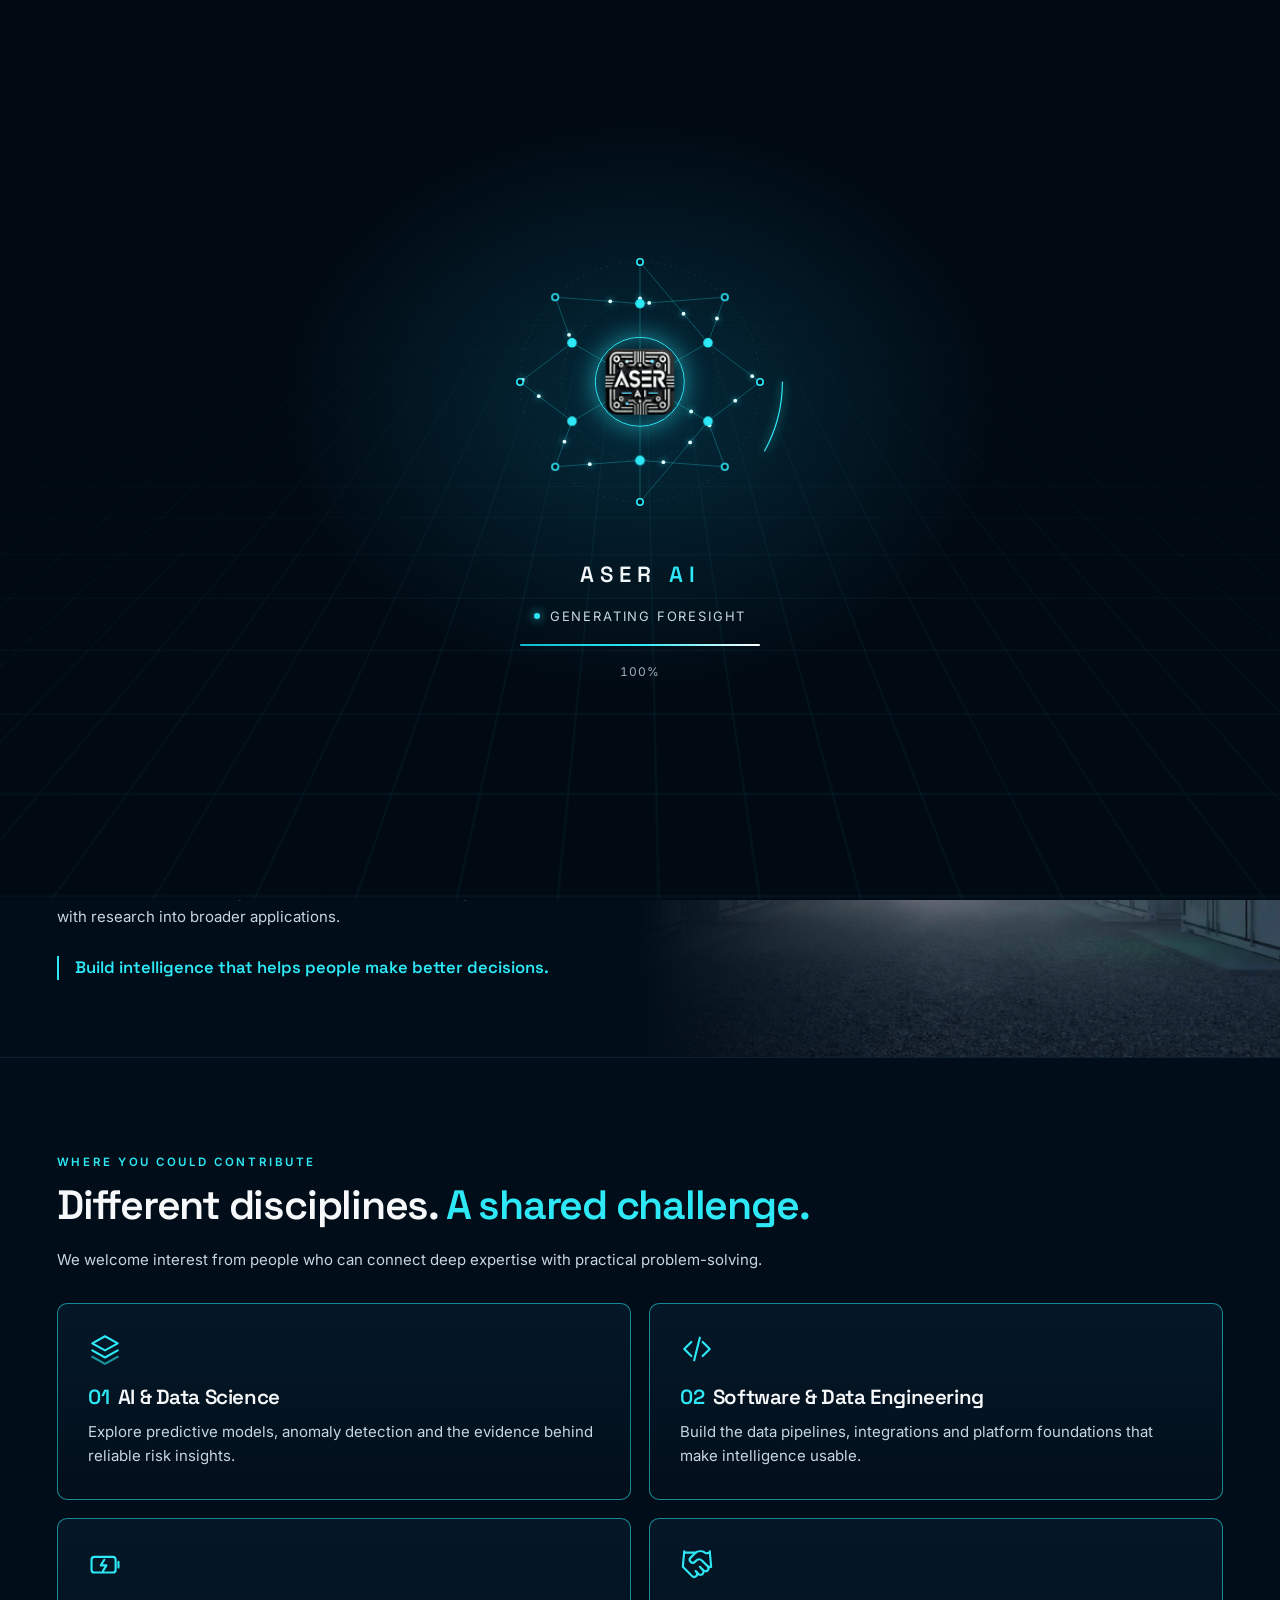
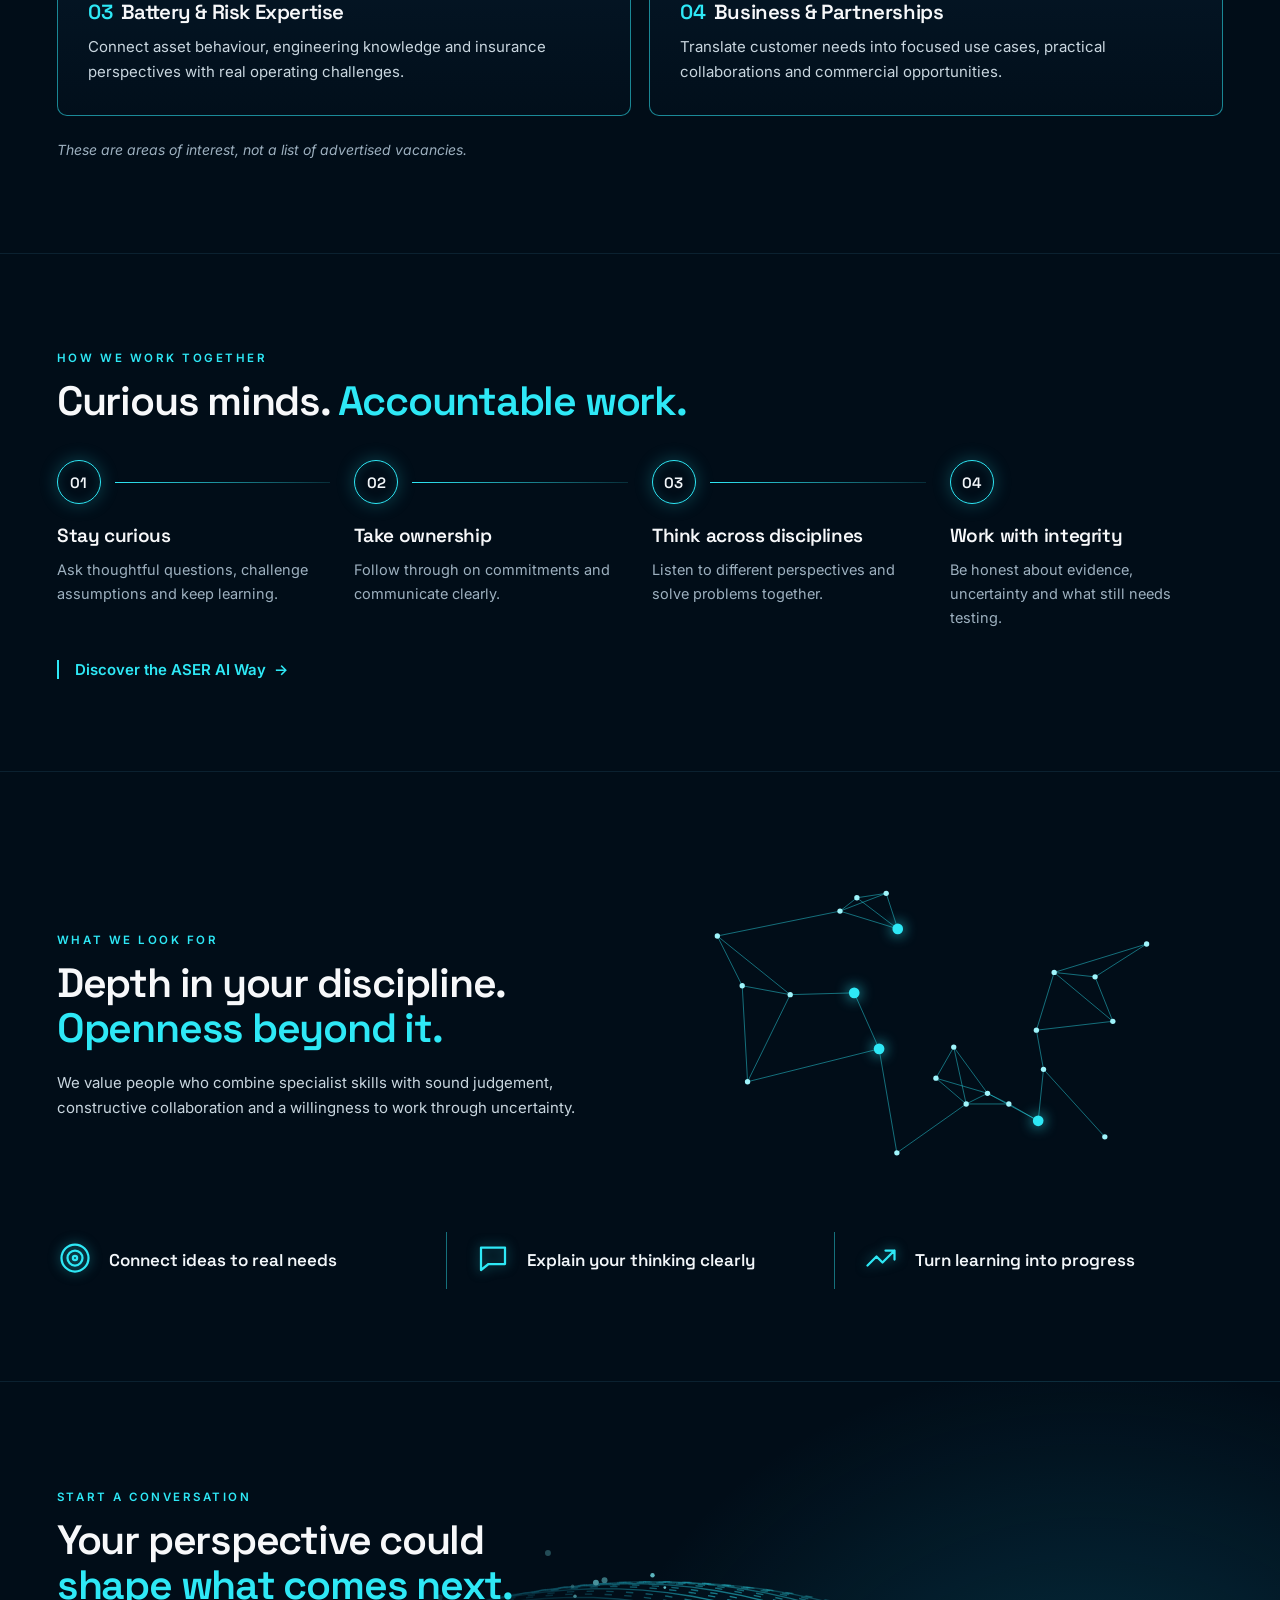
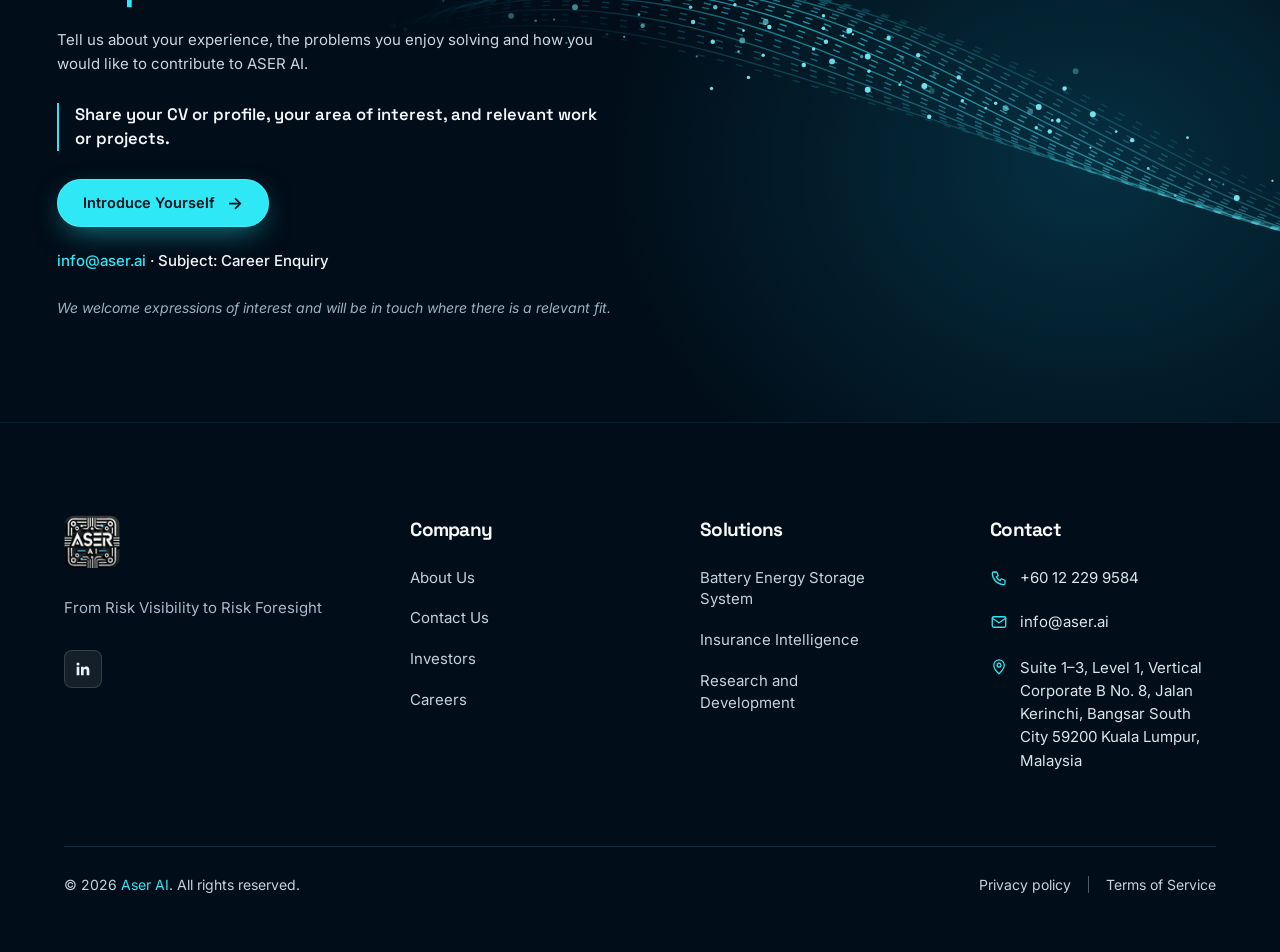
<file: careers.html>
<!DOCTYPE html>
<html lang="en">

<head>
    <meta charset="UTF-8">
    <meta name="viewport" content="width=device-width, initial-scale=1.0">
    <meta name="theme-color" content="#031321">
    <meta name="description" content="Bring your perspective and help build risk foresight at ASER AI.">
    <title>Careers | ASER AI</title>
    <link rel="preconnect" href="https://fonts.googleapis.com">
    <link rel="preconnect" href="https://fonts.gstatic.com" crossorigin>
    <link href="https://fonts.googleapis.com/css2?family=Inter:wght@300;400;500;600;700&family=Space+Grotesk:wght@400;500;600;700&display=swap" rel="stylesheet">
    <link rel="stylesheet" href="./style/main.css">
    <link rel="stylesheet" href="./style/responsive.css">
    <link rel="stylesheet" href="./style/design-system.css?v=20261120">
</head>

<body class="pw-careers-page">

    <!-- AI LOADER -->
    <script>try{if(sessionStorage.getItem("aserLoaded"))document.documentElement.classList.add("al-skip")}catch(e){}</script>
    <div class="ai-loader" id="aiLoader" role="status" aria-live="polite" aria-label="Loading ASER AI">
        <div class="al-grid" aria-hidden="true"></div>
        <div class="al-core">
            <svg class="al-net" viewBox="0 0 400 400" aria-hidden="true" focusable="false">
                <circle class="al-orbit al-orbit-1" cx="200" cy="200" r="150"/>
                <circle class="al-orbit al-orbit-2" cx="200" cy="200" r="98"/>
                <circle class="al-scan" cx="200" cy="200" r="178"/>
                <g class="al-links"><line x1="350" y1="200" x2="285" y2="249" style="--i:0"/><line x1="350" y1="200" x2="285" y2="151" style="--i:1"/><line x1="306" y1="306" x2="285" y2="249" style="--i:2"/><line x1="306" y1="306" x2="200" y2="298" style="--i:3"/><line x1="200" y1="350" x2="200" y2="298" style="--i:4"/><line x1="200" y1="350" x2="285" y2="249" style="--i:5"/><line x1="94" y1="306" x2="115" y2="249" style="--i:6"/><line x1="94" y1="306" x2="200" y2="298" style="--i:7"/><line x1="50" y1="200" x2="115" y2="249" style="--i:8"/><line x1="50" y1="200" x2="115" y2="151" style="--i:9"/><line x1="94" y1="94" x2="115" y2="151" style="--i:10"/><line x1="94" y1="94" x2="200" y2="102" style="--i:11"/><line x1="200" y1="50" x2="200" y2="102" style="--i:12"/><line x1="200" y1="50" x2="285" y2="151" style="--i:13"/><line x1="306" y1="94" x2="285" y2="151" style="--i:14"/><line x1="306" y1="94" x2="200" y2="102" style="--i:15"/><line x1="285" y1="249" x2="200" y2="200" style="--i:16"/><line x1="200" y1="298" x2="200" y2="200" style="--i:17"/><line x1="115" y1="249" x2="200" y2="200" style="--i:18"/><line x1="115" y1="151" x2="200" y2="200" style="--i:19"/><line x1="200" y1="102" x2="200" y2="200" style="--i:20"/><line x1="285" y1="151" x2="200" y2="200" style="--i:21"/></g>
                <g class="al-pulses"><circle r="2.4"><animateMotion dur="1.40s" begin="0.00s" repeatCount="indefinite" path="M350 200 L 285 249"/></circle><circle r="2.4"><animateMotion dur="1.65s" begin="0.17s" repeatCount="indefinite" path="M350 200 L 285 151"/></circle><circle r="2.4"><animateMotion dur="1.90s" begin="0.34s" repeatCount="indefinite" path="M306 306 L 285 249"/></circle><circle r="2.4"><animateMotion dur="2.15s" begin="0.51s" repeatCount="indefinite" path="M306 306 L 200 298"/></circle><circle r="2.4"><animateMotion dur="1.40s" begin="0.68s" repeatCount="indefinite" path="M200 350 L 200 298"/></circle><circle r="2.4"><animateMotion dur="1.65s" begin="0.85s" repeatCount="indefinite" path="M200 350 L 285 249"/></circle><circle r="2.4"><animateMotion dur="1.90s" begin="1.02s" repeatCount="indefinite" path="M94 306 L 115 249"/></circle><circle r="2.4"><animateMotion dur="2.15s" begin="1.19s" repeatCount="indefinite" path="M94 306 L 200 298"/></circle><circle r="2.4"><animateMotion dur="1.40s" begin="0.16s" repeatCount="indefinite" path="M50 200 L 115 249"/></circle><circle r="2.4"><animateMotion dur="1.65s" begin="0.33s" repeatCount="indefinite" path="M50 200 L 115 151"/></circle><circle r="2.4"><animateMotion dur="1.90s" begin="0.50s" repeatCount="indefinite" path="M94 94 L 115 151"/></circle><circle r="2.4"><animateMotion dur="2.15s" begin="0.67s" repeatCount="indefinite" path="M94 94 L 200 102"/></circle><circle r="2.4"><animateMotion dur="1.40s" begin="0.84s" repeatCount="indefinite" path="M200 50 L 200 102"/></circle><circle r="2.4"><animateMotion dur="1.65s" begin="1.01s" repeatCount="indefinite" path="M200 50 L 285 151"/></circle><circle r="2.4"><animateMotion dur="1.90s" begin="1.18s" repeatCount="indefinite" path="M306 94 L 285 151"/></circle><circle r="2.4"><animateMotion dur="2.15s" begin="0.15s" repeatCount="indefinite" path="M306 94 L 200 102"/></circle><circle r="2.4"><animateMotion dur="1.40s" begin="0.32s" repeatCount="indefinite" path="M285 249 L 200 200"/></circle><circle r="2.4"><animateMotion dur="1.65s" begin="0.49s" repeatCount="indefinite" path="M200 298 L 200 200"/></circle><circle r="2.4"><animateMotion dur="1.90s" begin="0.66s" repeatCount="indefinite" path="M115 249 L 200 200"/></circle><circle r="2.4"><animateMotion dur="2.15s" begin="0.83s" repeatCount="indefinite" path="M115 151 L 200 200"/></circle><circle r="2.4"><animateMotion dur="1.40s" begin="1.00s" repeatCount="indefinite" path="M200 102 L 200 200"/></circle><circle r="2.4"><animateMotion dur="1.65s" begin="1.17s" repeatCount="indefinite" path="M285 151 L 200 200"/></circle></g>
                <g class="al-nodes"><circle class="al-n-out" cx="350" cy="200" r="4" style="--i:0"/><circle class="al-n-out" cx="306" cy="306" r="4" style="--i:1"/><circle class="al-n-out" cx="200" cy="350" r="4" style="--i:2"/><circle class="al-n-out" cx="94" cy="306" r="4" style="--i:3"/><circle class="al-n-out" cx="50" cy="200" r="4" style="--i:4"/><circle class="al-n-out" cx="94" cy="94" r="4" style="--i:5"/><circle class="al-n-out" cx="200" cy="50" r="4" style="--i:6"/><circle class="al-n-out" cx="306" cy="94" r="4" style="--i:7"/><circle class="al-n-in" cx="285" cy="249" r="5" style="--i:8"/><circle class="al-n-in" cx="200" cy="298" r="5" style="--i:9"/><circle class="al-n-in" cx="115" cy="249" r="5" style="--i:10"/><circle class="al-n-in" cx="115" cy="151" r="5" style="--i:11"/><circle class="al-n-in" cx="200" cy="102" r="5" style="--i:12"/><circle class="al-n-in" cx="285" cy="151" r="5" style="--i:13"/></g>
            </svg>
            <div class="al-logo">
                <span class="al-logo-ring"></span>
                <img src="./assets/images/aser-logo.png" alt="" width="64" height="61">
            </div>
        </div>
        <div class="al-brand">ASER <span>AI</span></div>
        <div class="al-status">
            <span class="al-dot"></span>
            <span class="al-text" data-steps="Connecting asset signals|Modelling risk pathways|Generating foresight">Connecting asset signals</span>
        </div>
        <div class="al-bar"><span></span></div>
        <span class="al-pct" aria-hidden="true">0%</span>
    </div>

    <header class="site-header">

        <a href="./index.html" class="logo" aria-label="ASER AI home"><img class="logo-mark" src="./assets/images/aser-logo.png" alt="ASER AI" width="40" height="38"></a>

        <nav class="main-nav" id="mainNavigation" aria-label="Main">

            <a href="./index.html" class="nav-link">Home</a>

            <a href="./platform.html" class="nav-link">Our Platform</a>

            <div class="nav-dropdown">
                <button class="nav-dropdown-toggle" type="button" aria-expanded="false" aria-controls="solutionsMenu">
                    Solutions <span class="nav-chevron" aria-hidden="true"></span>
                </button>
                <div class="nav-dropdown-menu" id="solutionsMenu">
                    <a href="./operational-intelligence.html">Battery Energy Storage Systems</a>
                    <a href="./insurance-intelligence.html">Insurance Intelligence</a>
                    <a href="./research-development.html">Research &amp; Development</a>
                </div>
            </div>

            <div class="nav-dropdown is-current">
                <button class="nav-dropdown-toggle" type="button" aria-expanded="false" aria-controls="companyMenu">
                    Company <span class="nav-chevron" aria-hidden="true"></span>
                </button>
                <div class="nav-dropdown-menu" id="companyMenu">
                    <a href="./about-us.html">The ASER AI Way</a>
                    <a href="./team.html">Our Leadership</a>
                    <a href="./careers.html" aria-current="page">Careers</a>
                    <a href="./investors.html">Investors</a>
                </div>
            </div>

            <a href="./news-media.html" class="nav-link">News &amp; Media</a>

            <a href="./contact.html" class="nav-contact-mobile">Contact us</a>

        </nav>

        <a href="./contact.html" class="nav-contact">Contact us</a>

        <button class="site-menu-toggle" type="button" aria-label="Open navigation" aria-expanded="false" aria-controls="mainNavigation">
            <span></span>
            <span></span>
        </button>

    </header>


<main class="pw-page">

        <!-- HERO -->
        <section class="pw-hero">
            <div class="pw-hero-inner pg-container">
                <div class="pw-hero-copy">
                    <span class="pg-eyebrow reveal">CAREERS AT ASER AI</span>
                    <h1 class="reveal delay-1">Bring your perspective.<br><span>Help build risk foresight.</span></h1>
                    <p class="reveal delay-2">Help us turn asset data into earlier insight—so organisations have more time to act before risk becomes loss.</p>
                    <div class="pw-actions reveal delay-3"><a href="mailto:info@aser.ai?subject=Career%20Enquiry" class="ds-button">Introduce Yourself <span>→</span></a><a href="./platform.html" class="pw-text-link">Explore Our Work <span>→</span></a></div>
                </div>
                <div class="pw-hero-visual reveal delay-2">
                    <svg class="pw-graphic pw-converge" viewBox="0 0 640 380" aria-hidden="true" focusable="false">
                    <defs>
                        <linearGradient id="pwGridFadec" x1="0" y1="0" x2="1" y2="1">
                            <stop offset="0" stop-color="#fff" stop-opacity="0"/>
                            <stop offset=".55" stop-color="#fff" stop-opacity=".9"/>
                            <stop offset="1" stop-color="#fff" stop-opacity=".2"/>
                        </linearGradient>
                        <mask id="pwGridMaskc"><rect width="640" height="380" fill="url(#pwGridFadec)"/></mask>
                    </defs>
                    <g class="pw-grid" mask="url(#pwGridMaskc)"><line x1="600" y1="150" x2="-210" y2="380"/><line x1="600" y1="150" x2="-150" y2="380"/><line x1="600" y1="150" x2="-90" y2="380"/><line x1="600" y1="150" x2="-30" y2="380"/><line x1="600" y1="150" x2="30" y2="380"/><line x1="600" y1="150" x2="90" y2="380"/><line x1="600" y1="150" x2="150" y2="380"/><line x1="600" y1="150" x2="210" y2="380"/><line x1="600" y1="150" x2="270" y2="380"/><line x1="600" y1="150" x2="330" y2="380"/><line x1="600" y1="150" x2="390" y2="380"/><line x1="600" y1="150" x2="450" y2="380"/><line x1="600" y1="150" x2="510" y2="380"/><line x1="600" y1="150" x2="570" y2="380"/><line x1="600" y1="150" x2="630" y2="380"/><line x1="600" y1="150" x2="690" y2="380"/><line x1="600" y1="150" x2="750" y2="380"/><line x1="600" y1="150" x2="810" y2="380"/><line x1="600" y1="150" x2="870" y2="380"/><line x1="600" y1="150" x2="930" y2="380"/><line x1="150" y1="200" x2="620" y2="200"/><line x1="150" y1="208" x2="620" y2="208"/><line x1="150" y1="218" x2="620" y2="218"/><line x1="150" y1="232" x2="620" y2="232"/><line x1="150" y1="250" x2="620" y2="250"/><line x1="150" y1="274" x2="620" y2="274"/><line x1="150" y1="306" x2="620" y2="306"/><line x1="150" y1="348" x2="620" y2="348"/></g>
                    <g class="pw-labels"><text x="128" y="74" text-anchor="end"><tspan x="128" dy="0">Technology</tspan></text><text x="128" y="184" text-anchor="end"><tspan x="128" dy="0">Risk</tspan></text><text x="128" y="286" text-anchor="end"><tspan x="128" dy="0">Asset</tspan><tspan x="128" dy="15">expertise</tspan></text></g>
                    <g class="pw-lines"><path class="pw-line" d="M150 70 C 290 70, 300 180, 420 180" style="--i:0"/><path class="pw-line" d="M150 180 C 290 180, 300 180, 420 180" style="--i:1"/><path class="pw-line" d="M150 290 C 290 290, 300 180, 420 180" style="--i:2"/><path class="pw-line pw-line-main" d="M420 180 L 600 180" style="--i:3"/><path class="pw-arrow" d="M586 170 L 602 180 L 586 190"/></g>
                    <g><circle class="pw-node" cx="150" cy="70" r="5"/><circle class="pw-node" cx="150" cy="180" r="5"/><circle class="pw-node" cx="150" cy="290" r="5"/><circle class="pw-traveller" r="3"><animateMotion dur="2.6s" begin="1.2s" repeatCount="indefinite" path="M150 70 C 290 70, 300 180, 420 180 L 600 180"/></circle><circle class="pw-traveller" r="3"><animateMotion dur="3.0s" begin="1.7s" repeatCount="indefinite" path="M150 180 C 290 180, 300 180, 420 180 L 600 180"/></circle><circle class="pw-traveller" r="3"><animateMotion dur="3.4000000000000004s" begin="2.2s" repeatCount="indefinite" path="M150 290 C 290 290, 300 180, 420 180 L 600 180"/></circle></g>
                </svg>
                </div>
            </div>
        </section>

        <!-- WORK WITH PURPOSE -->
        <section class="pw-bleed pw-bleed-right pw-purpose">
            <div class="pw-bleed-copy">
                <span class="pg-eyebrow reveal">WORK WITH PURPOSE</span>
                <h2 class="reveal">Critical assets.<br><span>Real consequences.</span></h2>
                <p class="reveal">Battery energy storage is becoming essential infrastructure. Understanding how risk develops can help protect safety, performance and investment value.</p>
                <p class="reveal">At ASER AI, we are building Pantheon to connect asset intelligence, quantitative risk modelling and advanced AI. Our work begins with BESS, with research into broader applications.</p>
                <p class="pw-callout reveal">Build intelligence that helps people make better decisions.</p>
            </div>
            <div class="pw-bleed-media reveal">
                <img src="./assets/images/solutionHero.jpg" alt="Battery energy storage containers at dusk" loading="lazy">
            </div>
        </section>

        <!-- WHERE YOU COULD CONTRIBUTE -->
        <section class="pg-section">
            <div class="pg-container">
                <span class="pg-eyebrow reveal">WHERE YOU COULD CONTRIBUTE</span>
                <h2 class="pw-h2-single reveal">Different disciplines. <span>A shared challenge.</span></h2>
                <p class="pw-intro reveal">We welcome interest from people who can connect deep expertise with practical problem-solving.</p>
                <div class="pw-areas">
                    <article class="pw-area reveal">
                        <div class="pw-area-icon"><svg viewBox="0 0 24 24" aria-hidden="true"><path d="m12 3 9 5-9 5-9-5z"/><path d="m3 13 9 5 9-5"/><path d="m3 17.5 9 5 9-5" opacity=".6"/></svg></div>
                        <h3><span>01</span> AI &amp; Data Science</h3>
                        <p>Explore predictive models, anomaly detection and the evidence behind reliable risk insights.</p>
                    </article>
                    <article class="pw-area reveal">
                        <div class="pw-area-icon"><svg viewBox="0 0 24 24" aria-hidden="true"><path d="m8 7-5 5 5 5M16 7l5 5-5 5M14 4l-4 16"/></svg></div>
                        <h3><span>02</span> Software &amp; Data Engineering</h3>
                        <p>Build the data pipelines, integrations and platform foundations that make intelligence usable.</p>
                    </article>
                    <article class="pw-area reveal">
                        <div class="pw-area-icon"><svg viewBox="0 0 24 24" aria-hidden="true"><rect x="2.5" y="7" width="17" height="11" rx="2"/><path d="M21.5 10.5v4M11.5 9l-2.5 4h4l-2.5 4"/></svg></div>
                        <h3><span>03</span> Battery &amp; Risk Expertise</h3>
                        <p>Connect asset behaviour, engineering knowledge and insurance perspectives with real operating challenges.</p>
                    </article>
                    <article class="pw-area reveal">
                        <div class="pw-area-icon"><svg viewBox="0 0 24 24" aria-hidden="true"><path d="m11 17 2 2a1 1 0 1 0 3-3"/><path d="m14 14 2.5 2.5a1 1 0 1 0 3-3l-3.88-3.88a3 3 0 0 0-4.24 0l-.88.88a1 1 0 1 1-3-3l2.81-2.81a5.79 5.79 0 0 1 7.06-.87l.47.28a2 2 0 0 0 1.42.25L21 4"/><path d="m21 3 1 11h-2"/><path d="M3 3 2 14l6.5 6.5a1 1 0 1 0 3-3"/><path d="M3 4h8"/></svg></div>
                        <h3><span>04</span> Business &amp; Partnerships</h3>
                        <p>Translate customer needs into focused use cases, practical collaborations and commercial opportunities.</p>
                    </article>
                </div>
                <p class="pw-fineprint reveal">These are areas of interest, not a list of advertised vacancies.</p>
            </div>
        </section>

        <!-- HOW WE WORK TOGETHER -->
        <section class="pg-section">
            <div class="pg-container">
                <span class="pg-eyebrow reveal">HOW WE WORK TOGETHER</span>
                <h2 class="pw-h2-single reveal">Curious minds. <span>Accountable work.</span></h2>
                <ol class="pw-steps">
                    <li class="pw-step reveal">
                        <div class="pw-step-top"><span class="pw-step-num">01</span><span class="pw-step-line" aria-hidden="true"></span></div>
                        <h3>Stay curious</h3>
                        <p>Ask thoughtful questions, challenge assumptions and keep learning.</p>
                    </li>
                    <li class="pw-step reveal">
                        <div class="pw-step-top"><span class="pw-step-num">02</span><span class="pw-step-line" aria-hidden="true"></span></div>
                        <h3>Take ownership</h3>
                        <p>Follow through on commitments and communicate clearly.</p>
                    </li>
                    <li class="pw-step reveal">
                        <div class="pw-step-top"><span class="pw-step-num">03</span><span class="pw-step-line" aria-hidden="true"></span></div>
                        <h3>Think across disciplines</h3>
                        <p>Listen to different perspectives and solve problems together.</p>
                    </li>
                    <li class="pw-step reveal">
                        <div class="pw-step-top"><span class="pw-step-num">04</span><span class="pw-step-line" aria-hidden="true"></span></div>
                        <h3>Work with integrity</h3>
                        <p>Be honest about evidence, uncertainty and what still needs testing.</p>
                    </li>
                </ol>
                <a href="./about-us.html" class="pw-text-link pw-callout-link reveal">Discover the ASER AI Way <span>→</span></a>
            </div>
        </section>

        <!-- WHAT WE LOOK FOR -->
        <section class="pg-section">
            <div class="pg-container">
                <div class="pw-two">
                    <div class="pw-copy">
                        <span class="pg-eyebrow reveal">WHAT WE LOOK FOR</span>
                        <h2 class="reveal">Depth in your discipline.<br><span>Openness beyond it.</span></h2>
                        <p class="reveal">We value people who combine specialist skills with sound judgement, constructive collaboration and a willingness to work through uncertainty.</p>
                    </div>
                    <div class="pw-visual reveal delay-1">
                        <svg class="pw-graphic pw-network" viewBox="0 0 620 360" aria-hidden="true" focusable="false">
                    <g class="pw-net-lines"><line x1="254" y1="73" x2="241" y2="33" style="--i:0"/><line x1="254" y1="73" x2="208" y2="38" style="--i:1"/><line x1="254" y1="73" x2="189" y2="53" style="--i:2"/><line x1="496" y1="177" x2="476" y2="127" style="--i:3"/><line x1="496" y1="177" x2="430" y2="122" style="--i:4"/><line x1="496" y1="177" x2="410" y2="187" style="--i:5"/><line x1="51" y1="81" x2="79" y2="137" style="--i:6"/><line x1="51" y1="81" x2="133" y2="147" style="--i:7"/><line x1="51" y1="81" x2="189" y2="53" style="--i:0"/><line x1="85" y1="245" x2="79" y2="137" style="--i:1"/><line x1="85" y1="245" x2="133" y2="147" style="--i:2"/><line x1="85" y1="245" x2="233" y2="208" style="--i:3"/><line x1="534" y1="90" x2="476" y2="127" style="--i:4"/><line x1="534" y1="90" x2="430" y2="122" style="--i:5"/><line x1="476" y1="127" x2="430" y2="122" style="--i:6"/><line x1="412" y1="289" x2="379" y2="270" style="--i:7"/><line x1="412" y1="289" x2="418" y2="231" style="--i:0"/><line x1="412" y1="289" x2="355" y2="258" style="--i:1"/><line x1="379" y1="270" x2="355" y2="258" style="--i:2"/><line x1="379" y1="270" x2="331" y2="270" style="--i:3"/><line x1="241" y1="33" x2="208" y2="38" style="--i:4"/><line x1="241" y1="33" x2="189" y2="53" style="--i:5"/><line x1="317" y1="206" x2="297" y2="241" style="--i:6"/><line x1="317" y1="206" x2="355" y2="258" style="--i:7"/><line x1="317" y1="206" x2="331" y2="270" style="--i:0"/><line x1="133" y1="147" x2="79" y2="137" style="--i:1"/><line x1="133" y1="147" x2="205" y2="145" style="--i:2"/><line x1="208" y1="38" x2="189" y2="53" style="--i:3"/><line x1="205" y1="145" x2="233" y2="208" style="--i:4"/><line x1="297" y1="241" x2="331" y2="270" style="--i:5"/><line x1="297" y1="241" x2="355" y2="258" style="--i:6"/><line x1="253" y1="325" x2="331" y2="270" style="--i:7"/><line x1="253" y1="325" x2="233" y2="208" style="--i:0"/><line x1="487" y1="307" x2="418" y2="231" style="--i:1"/><line x1="418" y1="231" x2="410" y2="187" style="--i:2"/><line x1="331" y1="270" x2="355" y2="258" style="--i:3"/><line x1="410" y1="187" x2="430" y2="122" style="--i:4"/></g>
                    <g class="pw-net-dots"><circle cx="254" cy="73" r="6" class="pw-hub" style="--d:0.0s"/><circle cx="496" cy="177" r="3" class="" style="--d:0.4s"/><circle cx="51" cy="81" r="3" class="" style="--d:0.8s"/><circle cx="85" cy="245" r="3" class="" style="--d:1.2s"/><circle cx="534" cy="90" r="3" class="" style="--d:1.6s"/><circle cx="476" cy="127" r="3" class="" style="--d:2.0s"/><circle cx="412" cy="289" r="6" class="pw-hub" style="--d:2.4s"/><circle cx="379" cy="270" r="3" class="" style="--d:2.8s"/><circle cx="241" cy="33" r="3" class="" style="--d:3.2s"/><circle cx="317" cy="206" r="3" class="" style="--d:0.0s"/><circle cx="133" cy="147" r="3" class="" style="--d:0.4s"/><circle cx="208" cy="38" r="3" class="" style="--d:0.8s"/><circle cx="205" cy="145" r="6" class="pw-hub" style="--d:1.2s"/><circle cx="297" cy="241" r="3" class="" style="--d:1.6s"/><circle cx="253" cy="325" r="3" class="" style="--d:2.0s"/><circle cx="487" cy="307" r="3" class="" style="--d:2.4s"/><circle cx="418" cy="231" r="3" class="" style="--d:2.8s"/><circle cx="331" cy="270" r="3" class="" style="--d:3.2s"/><circle cx="233" cy="208" r="6" class="pw-hub" style="--d:0.0s"/><circle cx="410" cy="187" r="3" class="" style="--d:0.4s"/><circle cx="189" cy="53" r="3" class="" style="--d:0.8s"/><circle cx="79" cy="137" r="3" class="" style="--d:1.2s"/><circle cx="355" cy="258" r="3" class="" style="--d:1.6s"/><circle cx="430" cy="122" r="3" class="" style="--d:2.0s"/></g>
                </svg>
                    </div>
                </div>
                <ul class="pw-traits reveal">
                    <li><div class="pw-trait-icon"><svg viewBox="0 0 24 24" aria-hidden="true"><circle cx="12" cy="12" r="9"/><circle cx="12" cy="12" r="5"/><circle cx="12" cy="12" r="1.4"/></svg></div><span>Connect ideas to real needs</span></li>
                    <li><div class="pw-trait-icon"><svg viewBox="0 0 24 24" aria-hidden="true"><path d="M4 5h16v11H9l-5 4z"/></svg></div><span>Explain your thinking clearly</span></li>
                    <li><div class="pw-trait-icon"><svg viewBox="0 0 24 24" aria-hidden="true"><path d="m3 17 6-6 4 4 8-8M15 7h6v6"/></svg></div><span>Turn learning into progress</span></li>
                </ul>
            </div>
        </section>

        <!-- START A CONVERSATION -->
        <section class="pw-cta">
            <img class="ds-flow" src="./assets/images/flow-wave.svg" alt="" aria-hidden="true">
            <div class="pg-container">
                <div class="pw-cta-copy">
                    <span class="pg-eyebrow reveal">START A CONVERSATION</span>
                    <h2 class="reveal">Your perspective could<br><span>shape what comes next.</span></h2>
                    <p class="reveal">Tell us about your experience, the problems you enjoy solving and how you would like to contribute to ASER AI.</p>
                    <p class="pw-callout reveal">Share your CV or profile, your area of interest, and relevant work or projects.</p>
                    <a href="mailto:info@aser.ai?subject=Career%20Enquiry" class="ds-button reveal">Introduce Yourself <span>→</span></a>
                    <p class="pw-mailline reveal"><a href="mailto:info@aser.ai?subject=Career%20Enquiry">info@aser.ai</a> <span aria-hidden="true">·</span> Subject: Career Enquiry</p>
                    <p class="pw-fineprint reveal">We welcome expressions of interest and will be in touch where there is a relevant fit.</p>
                </div>
            </div>
        </section>

    </main>


    <footer class="aser-footer">
        <div class="aser-footer-inner">

            <div class="aser-footer-main">

                <!-- BRAND -->
                <div class="aser-footer-brand">
                    <div class="aser-footer-logo-wrap">
                        <img class="aser-footer-logo-img" src="./assets/images/aser-logo.png" alt="ASER AI" width="48" height="46">
                    </div>

                    <p class="aser-footer-tagline">From Risk Visibility to Risk Foresight</p>

                    <a href="https://www.linkedin.com/company/aser-ai/" class="aser-footer-social" aria-label="ASER AI on LinkedIn" target="_blank" rel="noopener"><svg viewBox="0 0 24 24" aria-hidden="true"><path d="M20.45 20.45h-3.56v-5.57c0-1.33-.02-3.04-1.85-3.04-1.85 0-2.14 1.45-2.14 2.94v5.67H9.35V9h3.41v1.56h.05c.48-.9 1.64-1.85 3.37-1.85 3.6 0 4.27 2.37 4.27 5.46v6.28zM5.34 7.43a2.06 2.06 0 1 1 0-4.13 2.06 2.06 0 0 1 0 4.13zM7.12 20.45H3.56V9h3.56v11.45z"/></svg></a>
                </div>

                <!-- COMPANY -->
                <div class="aser-footer-col">
                    <h3>Company</h3>
                    <ul>
                        <li><a href="./about-us.html">About Us</a></li>
                        <li><a href="./contact.html">Contact Us</a></li>
                        <li><a href="./investors.html">Investors</a></li>
                        <li><a href="./careers.html">Careers</a></li>
                    </ul>
                </div>

                <!-- SOLUTIONS -->
                <div class="aser-footer-col aser-footer-solutions">
                    <h3>Solutions</h3>
                    <ul>
                        <li><a href="./operational-intelligence.html">Battery Energy Storage<br>System</a></li>
                        <li><a href="./insurance-intelligence.html">Insurance Intelligence</a></li>
                        <li><a href="./research-development.html">Research and<br>Development</a></li>
                    </ul>
                </div>

                <!-- CONTACT -->
                <div class="aser-footer-col aser-footer-contact-col">
                    <h3>Contact</h3>
                    <ul class="aser-footer-contact-list">
                        <li>
                            <a href="tel:+60122299584" class="aser-footer-contact-link">
                                <span class="aser-footer-contact-icon"><svg viewBox="0 0 24 24" aria-hidden="true"><path d="M5 4h4l2 5-2.5 1.5a11 11 0 0 0 5 5L15 13l5 2v4a2 2 0 0 1-2 2A16 16 0 0 1 3 6a2 2 0 0 1 2-2"/></svg></span>
                                <span class="aser-footer-contact-text">+60 12 229 9584</span>
                            </a>
                        </li>
                        <li>
                            <a href="mailto:info@aser.ai" class="aser-footer-contact-link">
                                <span class="aser-footer-contact-icon"><svg viewBox="0 0 24 24" aria-hidden="true"><rect x="3" y="5" width="18" height="14" rx="2"/><path d="m3 7 9 6 9-6"/></svg></span>
                                <span class="aser-footer-contact-text">info@aser.ai</span>
                            </a>
                        </li>
                        <li>
                            <div class="aser-footer-contact-link">
                                <span class="aser-footer-contact-icon"><svg viewBox="0 0 24 24" aria-hidden="true"><path d="M12 21s7-6.2 7-11.5A7 7 0 0 0 5 9.5C5 14.8 12 21 12 21z"/><circle cx="12" cy="9.5" r="2.5"/></svg></span>
                                <span class="aser-footer-address">
                                    Suite 1–3, Level 1, Vertical<br>
                                    Corporate B No. 8, Jalan<br>
                                    Kerinchi, Bangsar South<br>
                                    City 59200 Kuala Lumpur,<br>
                                    Malaysia
                                </span>
                            </div>
                        </li>
                    </ul>
                </div>

            </div>

            <!-- BOTTOM BAR -->
            <div class="aser-footer-bottom">
                <p class="aser-footer-bottom-copy">
                    © 2026 <span>Aser AI</span>. All rights reserved.
                </p>

                <div class="aser-footer-legal">
                    <a href="./privacy-policy.html">Privacy policy</a>
                    <span class="aser-footer-legal-divider"></span>
                    <a href="./terms.html">Terms of Service</a>
                </div>
            </div>

        </div>
    </footer>

    <script src="./script/main.js?v=20261120" defer></script>
</body>

</html>
</file>
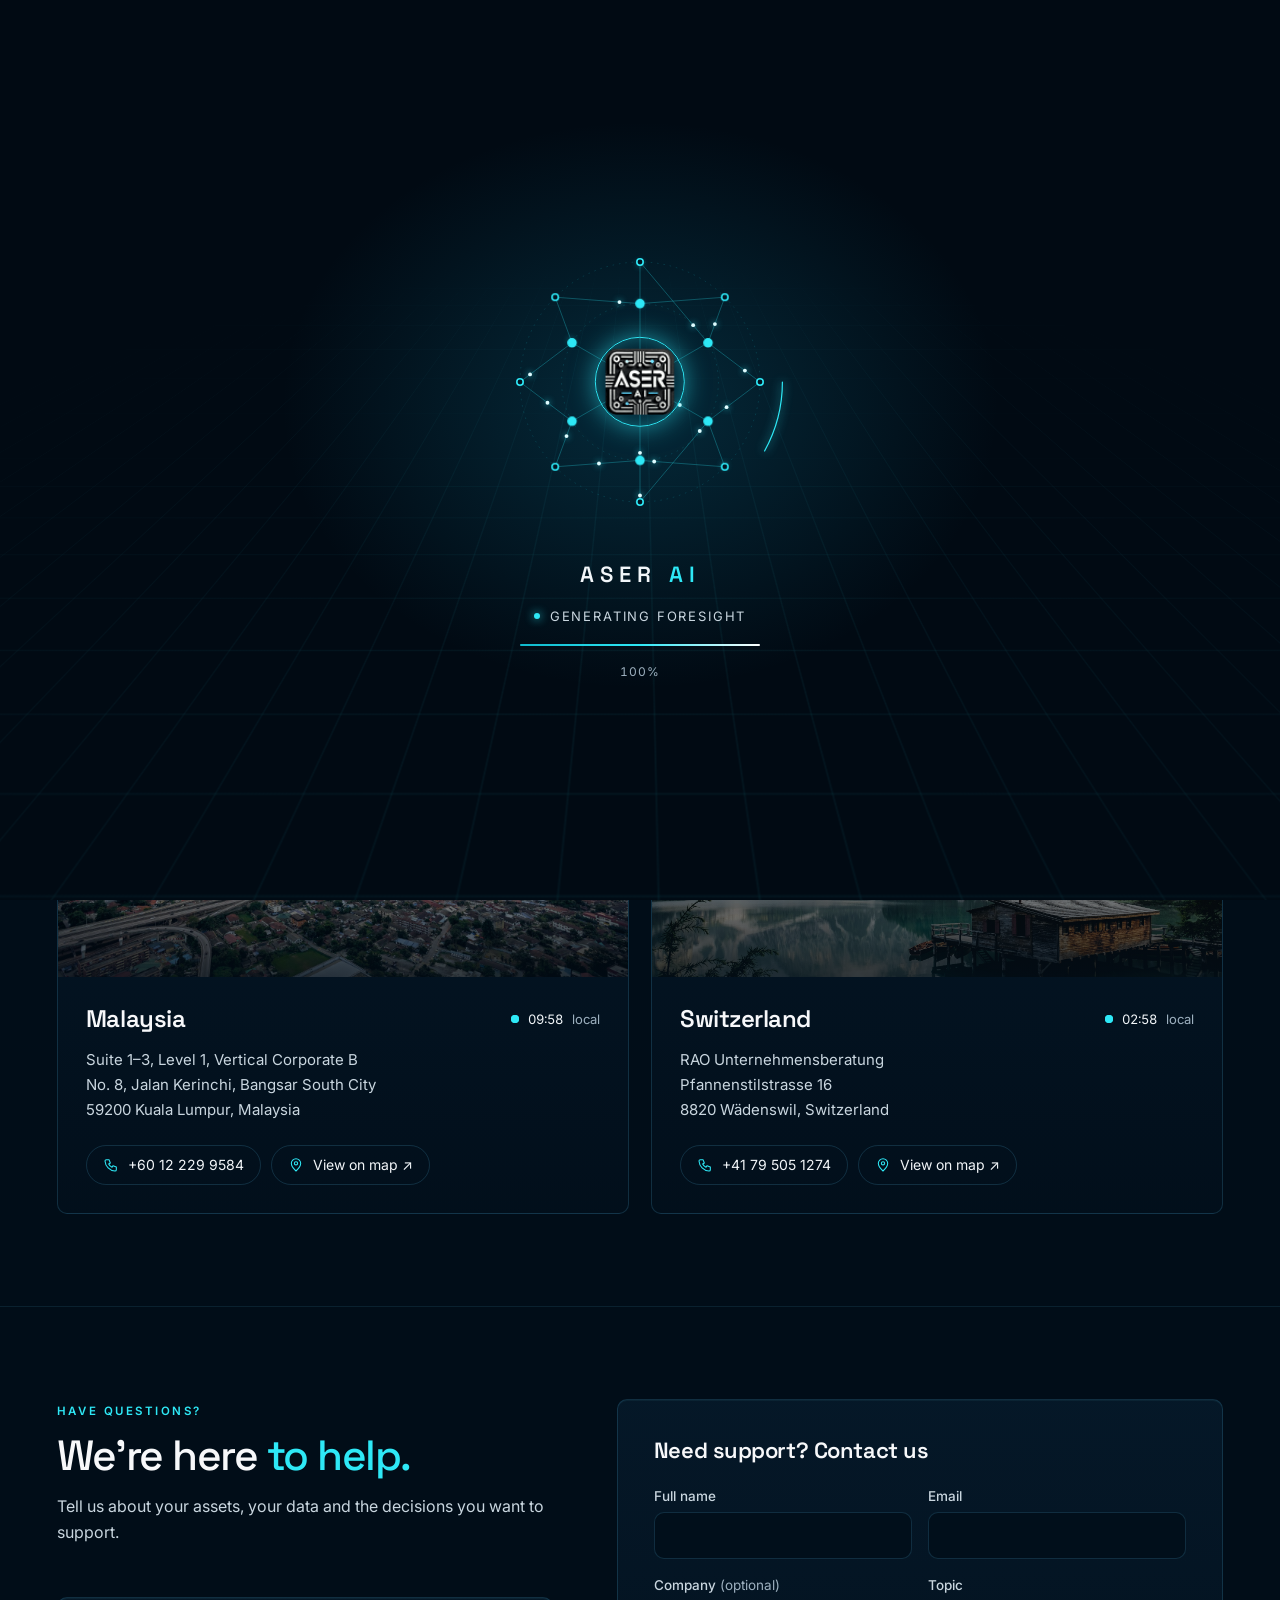
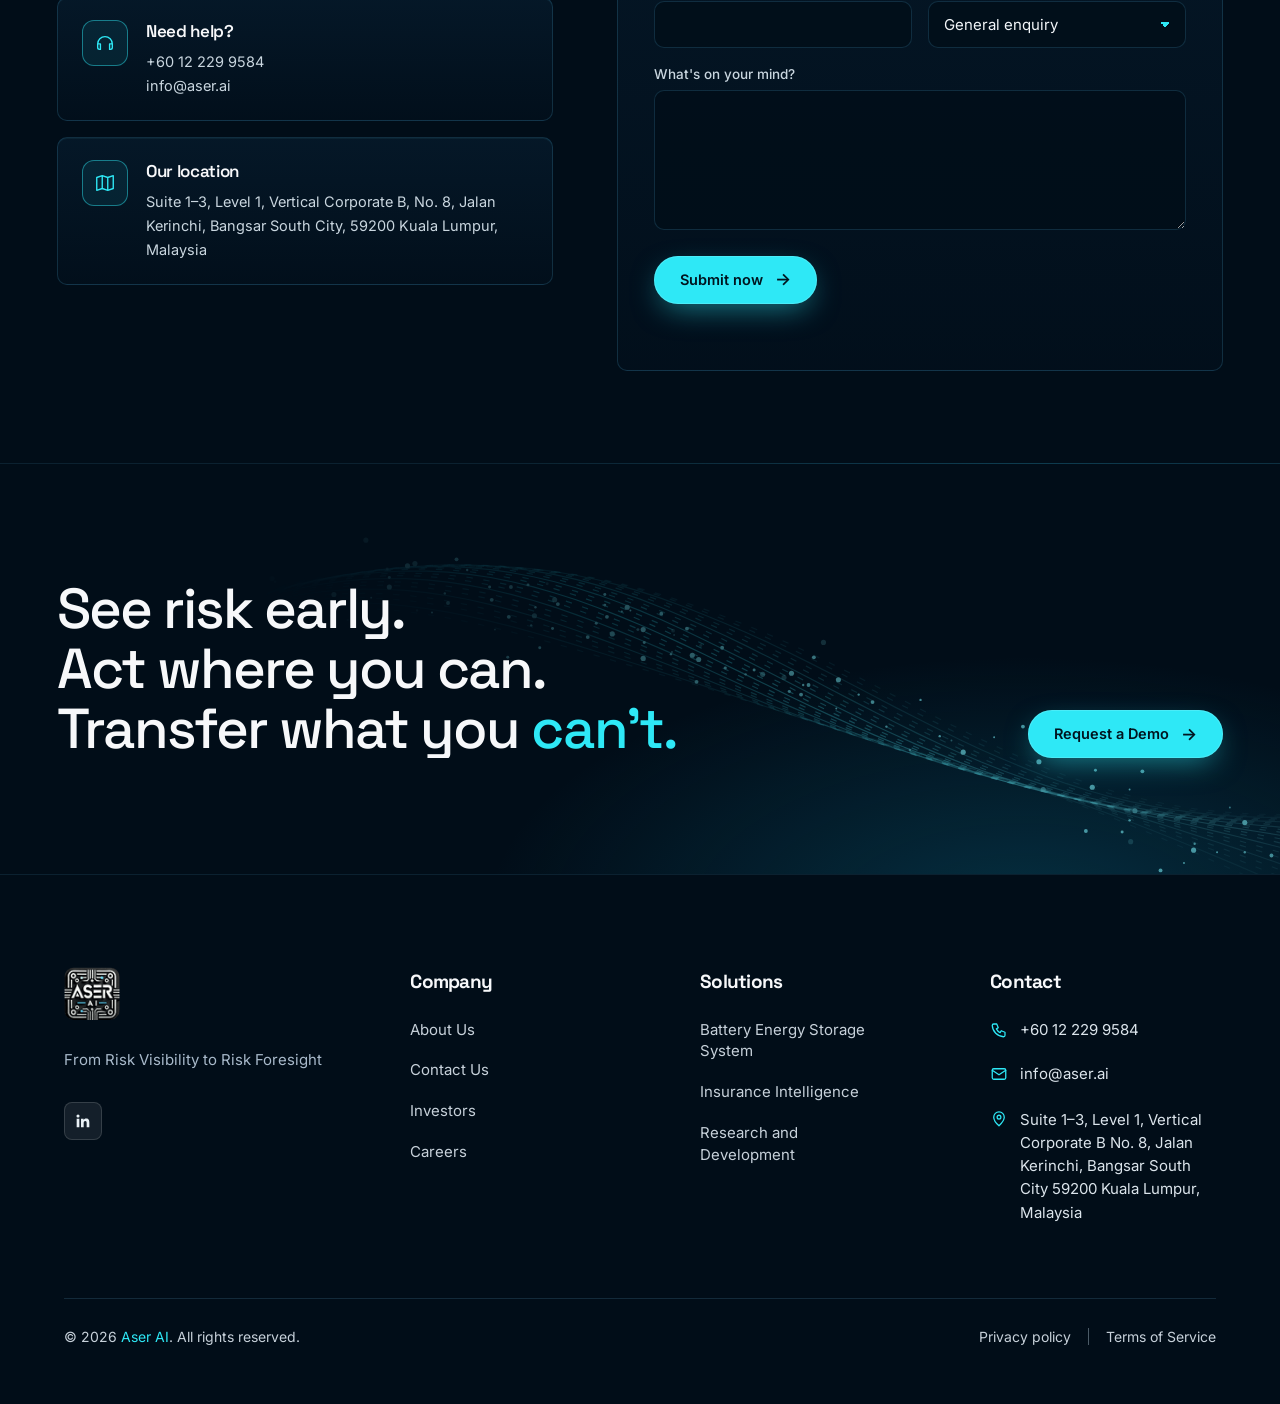
<file: contact.html>
<!DOCTYPE html>
<html lang="en">

<head>
    <meta charset="UTF-8">
    <meta name="viewport" content="width=device-width, initial-scale=1.0">
    <meta name="theme-color" content="#010d18">
    <meta name="description" content="Contact ASER AI in Kuala Lumpur or Switzerland.">
    <title>Contact Us | ASER AI</title>
    <link rel="preconnect" href="https://fonts.googleapis.com">
    <link rel="preconnect" href="https://fonts.gstatic.com" crossorigin>
    <link href="https://fonts.googleapis.com/css2?family=Inter:wght@300;400;500;600;700&family=Space+Grotesk:wght@400;500;600;700&display=swap" rel="stylesheet">
    <link rel="stylesheet" href="./style/main.css">
    <link rel="stylesheet" href="./style/responsive.css">
    <link rel="stylesheet" href="./style/design-system.css?v=20261120">
</head>

<body class="pg-contact-page">

    <!-- AI LOADER -->
    <script>try{if(sessionStorage.getItem("aserLoaded"))document.documentElement.classList.add("al-skip")}catch(e){}</script>
    <div class="ai-loader" id="aiLoader" role="status" aria-live="polite" aria-label="Loading ASER AI">
        <div class="al-grid" aria-hidden="true"></div>
        <div class="al-core">
            <svg class="al-net" viewBox="0 0 400 400" aria-hidden="true" focusable="false">
                <circle class="al-orbit al-orbit-1" cx="200" cy="200" r="150"/>
                <circle class="al-orbit al-orbit-2" cx="200" cy="200" r="98"/>
                <circle class="al-scan" cx="200" cy="200" r="178"/>
                <g class="al-links"><line x1="350" y1="200" x2="285" y2="249" style="--i:0"/><line x1="350" y1="200" x2="285" y2="151" style="--i:1"/><line x1="306" y1="306" x2="285" y2="249" style="--i:2"/><line x1="306" y1="306" x2="200" y2="298" style="--i:3"/><line x1="200" y1="350" x2="200" y2="298" style="--i:4"/><line x1="200" y1="350" x2="285" y2="249" style="--i:5"/><line x1="94" y1="306" x2="115" y2="249" style="--i:6"/><line x1="94" y1="306" x2="200" y2="298" style="--i:7"/><line x1="50" y1="200" x2="115" y2="249" style="--i:8"/><line x1="50" y1="200" x2="115" y2="151" style="--i:9"/><line x1="94" y1="94" x2="115" y2="151" style="--i:10"/><line x1="94" y1="94" x2="200" y2="102" style="--i:11"/><line x1="200" y1="50" x2="200" y2="102" style="--i:12"/><line x1="200" y1="50" x2="285" y2="151" style="--i:13"/><line x1="306" y1="94" x2="285" y2="151" style="--i:14"/><line x1="306" y1="94" x2="200" y2="102" style="--i:15"/><line x1="285" y1="249" x2="200" y2="200" style="--i:16"/><line x1="200" y1="298" x2="200" y2="200" style="--i:17"/><line x1="115" y1="249" x2="200" y2="200" style="--i:18"/><line x1="115" y1="151" x2="200" y2="200" style="--i:19"/><line x1="200" y1="102" x2="200" y2="200" style="--i:20"/><line x1="285" y1="151" x2="200" y2="200" style="--i:21"/></g>
                <g class="al-pulses"><circle r="2.4"><animateMotion dur="1.40s" begin="0.00s" repeatCount="indefinite" path="M350 200 L 285 249"/></circle><circle r="2.4"><animateMotion dur="1.65s" begin="0.17s" repeatCount="indefinite" path="M350 200 L 285 151"/></circle><circle r="2.4"><animateMotion dur="1.90s" begin="0.34s" repeatCount="indefinite" path="M306 306 L 285 249"/></circle><circle r="2.4"><animateMotion dur="2.15s" begin="0.51s" repeatCount="indefinite" path="M306 306 L 200 298"/></circle><circle r="2.4"><animateMotion dur="1.40s" begin="0.68s" repeatCount="indefinite" path="M200 350 L 200 298"/></circle><circle r="2.4"><animateMotion dur="1.65s" begin="0.85s" repeatCount="indefinite" path="M200 350 L 285 249"/></circle><circle r="2.4"><animateMotion dur="1.90s" begin="1.02s" repeatCount="indefinite" path="M94 306 L 115 249"/></circle><circle r="2.4"><animateMotion dur="2.15s" begin="1.19s" repeatCount="indefinite" path="M94 306 L 200 298"/></circle><circle r="2.4"><animateMotion dur="1.40s" begin="0.16s" repeatCount="indefinite" path="M50 200 L 115 249"/></circle><circle r="2.4"><animateMotion dur="1.65s" begin="0.33s" repeatCount="indefinite" path="M50 200 L 115 151"/></circle><circle r="2.4"><animateMotion dur="1.90s" begin="0.50s" repeatCount="indefinite" path="M94 94 L 115 151"/></circle><circle r="2.4"><animateMotion dur="2.15s" begin="0.67s" repeatCount="indefinite" path="M94 94 L 200 102"/></circle><circle r="2.4"><animateMotion dur="1.40s" begin="0.84s" repeatCount="indefinite" path="M200 50 L 200 102"/></circle><circle r="2.4"><animateMotion dur="1.65s" begin="1.01s" repeatCount="indefinite" path="M200 50 L 285 151"/></circle><circle r="2.4"><animateMotion dur="1.90s" begin="1.18s" repeatCount="indefinite" path="M306 94 L 285 151"/></circle><circle r="2.4"><animateMotion dur="2.15s" begin="0.15s" repeatCount="indefinite" path="M306 94 L 200 102"/></circle><circle r="2.4"><animateMotion dur="1.40s" begin="0.32s" repeatCount="indefinite" path="M285 249 L 200 200"/></circle><circle r="2.4"><animateMotion dur="1.65s" begin="0.49s" repeatCount="indefinite" path="M200 298 L 200 200"/></circle><circle r="2.4"><animateMotion dur="1.90s" begin="0.66s" repeatCount="indefinite" path="M115 249 L 200 200"/></circle><circle r="2.4"><animateMotion dur="2.15s" begin="0.83s" repeatCount="indefinite" path="M115 151 L 200 200"/></circle><circle r="2.4"><animateMotion dur="1.40s" begin="1.00s" repeatCount="indefinite" path="M200 102 L 200 200"/></circle><circle r="2.4"><animateMotion dur="1.65s" begin="1.17s" repeatCount="indefinite" path="M285 151 L 200 200"/></circle></g>
                <g class="al-nodes"><circle class="al-n-out" cx="350" cy="200" r="4" style="--i:0"/><circle class="al-n-out" cx="306" cy="306" r="4" style="--i:1"/><circle class="al-n-out" cx="200" cy="350" r="4" style="--i:2"/><circle class="al-n-out" cx="94" cy="306" r="4" style="--i:3"/><circle class="al-n-out" cx="50" cy="200" r="4" style="--i:4"/><circle class="al-n-out" cx="94" cy="94" r="4" style="--i:5"/><circle class="al-n-out" cx="200" cy="50" r="4" style="--i:6"/><circle class="al-n-out" cx="306" cy="94" r="4" style="--i:7"/><circle class="al-n-in" cx="285" cy="249" r="5" style="--i:8"/><circle class="al-n-in" cx="200" cy="298" r="5" style="--i:9"/><circle class="al-n-in" cx="115" cy="249" r="5" style="--i:10"/><circle class="al-n-in" cx="115" cy="151" r="5" style="--i:11"/><circle class="al-n-in" cx="200" cy="102" r="5" style="--i:12"/><circle class="al-n-in" cx="285" cy="151" r="5" style="--i:13"/></g>
            </svg>
            <div class="al-logo">
                <span class="al-logo-ring"></span>
                <img src="./assets/images/aser-logo.png" alt="" width="64" height="61">
            </div>
        </div>
        <div class="al-brand">ASER <span>AI</span></div>
        <div class="al-status">
            <span class="al-dot"></span>
            <span class="al-text" data-steps="Connecting asset signals|Modelling risk pathways|Generating foresight">Connecting asset signals</span>
        </div>
        <div class="al-bar"><span></span></div>
        <span class="al-pct" aria-hidden="true">0%</span>
    </div>

    <header class="site-header">

        <a href="./index.html" class="logo" aria-label="ASER AI home"><img class="logo-mark" src="./assets/images/aser-logo.png" alt="ASER AI" width="40" height="38"></a>

        <nav class="main-nav" id="mainNavigation" aria-label="Main">

            <a href="./index.html" class="nav-link">Home</a>

            <a href="./platform.html" class="nav-link">Our Platform</a>

            <div class="nav-dropdown">
                <button class="nav-dropdown-toggle" type="button" aria-expanded="false" aria-controls="solutionsMenu">
                    Solutions <span class="nav-chevron" aria-hidden="true"></span>
                </button>
                <div class="nav-dropdown-menu" id="solutionsMenu">
                    <a href="./operational-intelligence.html">Battery Energy Storage Systems</a>
                    <a href="./insurance-intelligence.html">Insurance Intelligence</a>
                    <a href="./research-development.html">Research &amp; Development</a>
                </div>
            </div>

            <div class="nav-dropdown">
                <button class="nav-dropdown-toggle" type="button" aria-expanded="false" aria-controls="companyMenu">
                    Company <span class="nav-chevron" aria-hidden="true"></span>
                </button>
                <div class="nav-dropdown-menu" id="companyMenu">
                    <a href="./about-us.html">The ASER AI Way</a>
                    <a href="./team.html">Our Leadership</a>
                    <a href="./careers.html">Careers</a>
                    <a href="./investors.html">Investors</a>
                </div>
            </div>

            <a href="./news-media.html" class="nav-link">News &amp; Media</a>

            <a href="./contact.html" class="nav-contact-mobile">Contact us</a>

        </nav>

        <a href="./contact.html" class="nav-contact active">Contact us</a>

        <button class="site-menu-toggle" type="button" aria-label="Open navigation" aria-expanded="false" aria-controls="mainNavigation">
            <span></span>
            <span></span>
        </button>

    </header>

    <main class="pg-page">

        <!-- PAGE HERO -->
        <section class="pg-hero">
            <svg class="pg-hero-net" viewBox="0 0 1440 520" preserveAspectRatio="xMidYMid slice" aria-hidden="true" focusable="false">
                <g class="pg-net-waves"><path d="M0 420 C 360 330, 720 500, 1080 400 S 1440 350, 1440 350" style="--i:0"/><path d="M0 429 C 360 344, 720 494, 1080 408 S 1440 360, 1440 360" style="--i:1"/><path d="M0 438 C 360 358, 720 488, 1080 416 S 1440 370, 1440 370" style="--i:2"/><path d="M0 447 C 360 372, 720 482, 1080 424 S 1440 380, 1440 380" style="--i:3"/><path d="M0 456 C 360 386, 720 476, 1080 432 S 1440 390, 1440 390" style="--i:4"/><path d="M0 465 C 360 400, 720 470, 1080 440 S 1440 400, 1440 400" style="--i:5"/><path d="M0 474 C 360 414, 720 464, 1080 448 S 1440 410, 1440 410" style="--i:6"/><path d="M0 483 C 360 428, 720 458, 1080 456 S 1440 420, 1440 420" style="--i:7"/><path d="M0 492 C 360 442, 720 452, 1080 464 S 1440 430, 1440 430" style="--i:8"/></g>
                <g class="pg-net-lines"><line x1="195" y1="297" x2="218" y2="310" style="--i:0"/><line x1="195" y1="297" x2="223" y2="335" style="--i:1"/><line x1="397" y1="254" x2="281" y2="323" style="--i:2"/><line x1="397" y1="254" x2="218" y2="310" style="--i:3"/><line x1="218" y1="310" x2="223" y2="335" style="--i:4"/><line x1="79" y1="275" x2="13" y2="253" style="--i:5"/><line x1="79" y1="275" x2="40" y2="180" style="--i:6"/><line x1="271" y1="405" x2="215" y2="345" style="--i:0"/><line x1="271" y1="405" x2="281" y2="323" style="--i:1"/><line x1="40" y1="180" x2="82" y2="151" style="--i:2"/><line x1="40" y1="180" x2="13" y2="253" style="--i:3"/><line x1="39" y1="412" x2="189" y2="428" style="--i:4"/><line x1="298" y1="59" x2="227" y2="67" style="--i:5"/><line x1="422" y1="484" x2="281" y2="323" style="--i:6"/><line x1="281" y1="323" x2="223" y2="335" style="--i:0"/><line x1="68" y1="47" x2="82" y2="151" style="--i:1"/><line x1="189" y1="428" x2="215" y2="345" style="--i:2"/><line x1="223" y1="335" x2="215" y2="345" style="--i:3"/><line x1="1207" y1="168" x2="1146" y2="146" style="--i:4"/><line x1="1207" y1="168" x2="1134" y2="72" style="--i:5"/><line x1="1439" y1="498" x2="1422" y2="430" style="--i:6"/><line x1="1439" y1="498" x2="1425" y2="389" style="--i:0"/><line x1="1371" y1="366" x2="1425" y2="389" style="--i:1"/><line x1="1371" y1="366" x2="1422" y2="430" style="--i:2"/><line x1="1146" y1="146" x2="1134" y2="72" style="--i:3"/><line x1="1134" y1="72" x2="1053" y2="68" style="--i:4"/><line x1="1340" y1="224" x2="1374" y2="218" style="--i:5"/><line x1="1340" y1="224" x2="1345" y2="164" style="--i:6"/><line x1="1374" y1="218" x2="1401" y2="256" style="--i:0"/><line x1="1422" y1="430" x2="1425" y2="389" style="--i:1"/><line x1="1010" y1="136" x2="1061" y2="153" style="--i:2"/><line x1="1010" y1="136" x2="1047" y2="193" style="--i:3"/><line x1="1401" y1="256" x2="1432" y2="223" style="--i:4"/><line x1="1041" y1="330" x2="1047" y2="193" style="--i:5"/><line x1="1041" y1="330" x2="1061" y2="153" style="--i:6"/><line x1="1047" y1="193" x2="1061" y2="153" style="--i:0"/></g>
                <g class="pg-net-dots"><circle cx="195" cy="297" r="4" style="--i:0"/><circle cx="397" cy="254" r="2.5" style="--i:1"/><circle cx="218" cy="310" r="2.5" style="--i:2"/><circle cx="79" cy="275" r="4" style="--i:3"/><circle cx="271" cy="405" r="2.5" style="--i:4"/><circle cx="40" cy="180" r="2.5" style="--i:5"/><circle cx="39" cy="412" r="4" style="--i:6"/><circle cx="298" cy="59" r="4" style="--i:7"/><circle cx="422" cy="484" r="2" style="--i:8"/><circle cx="281" cy="323" r="4" style="--i:0"/><circle cx="68" cy="47" r="4" style="--i:1"/><circle cx="227" cy="67" r="2.5" style="--i:2"/><circle cx="82" cy="151" r="2" style="--i:3"/><circle cx="13" cy="253" r="3" style="--i:4"/><circle cx="189" cy="428" r="3" style="--i:5"/><circle cx="223" cy="335" r="2" style="--i:6"/><circle cx="215" cy="345" r="2.5" style="--i:7"/><circle cx="1207" cy="168" r="2.5" style="--i:8"/><circle cx="1439" cy="498" r="4" style="--i:0"/><circle cx="1371" cy="366" r="2" style="--i:1"/><circle cx="1146" cy="146" r="2" style="--i:2"/><circle cx="1134" cy="72" r="2.5" style="--i:3"/><circle cx="1340" cy="224" r="2.5" style="--i:4"/><circle cx="1374" cy="218" r="4" style="--i:5"/><circle cx="1422" cy="430" r="3" style="--i:6"/><circle cx="1010" cy="136" r="2" style="--i:7"/><circle cx="1401" cy="256" r="3" style="--i:8"/><circle cx="1432" cy="223" r="3" style="--i:0"/><circle cx="1041" cy="330" r="4" style="--i:1"/><circle cx="1345" cy="164" r="2" style="--i:2"/><circle cx="1047" cy="193" r="2" style="--i:3"/><circle cx="1425" cy="389" r="2" style="--i:4"/><circle cx="1061" cy="153" r="2.5" style="--i:5"/><circle cx="1053" cy="68" r="2.5" style="--i:6"/></g>
            </svg>
            <div class="pg-hero-inner">
                <!-- <nav class="pg-breadcrumb reveal" aria-label="Breadcrumb">
                    <a href="./index.html"><svg viewBox="0 0 24 24" aria-hidden="true"><path d="M3 11 12 3l9 8v10h-6v-6H9v6H3z"/></svg>Home</a>
                    <span aria-hidden="true">›</span>
                    <span aria-current="page">Contact Us</span>
                </nav> -->
                <span class="pg-eyebrow reveal delay-1">CONTACT US</span>
                <h1 class="reveal delay-1">Let's talk about <span>your risk.</span></h1>
                <p class="reveal delay-2">Ready to transform your risk management? Get in touch with our team in Kuala Lumpur or Switzerland.</p>
            </div>
        </section>

        <!-- OFFICES -->
        <section class="pg-section">
            <div class="pg-container">
                <div class="pg-heading reveal">
                    <span class="pg-eyebrow">OUR OFFICES</span>
                    <h2>Two regions. <span>One team.</span></h2>
                </div>

                <div class="pg-offices">

                    <article class="pg-office reveal">
                        <div class="pg-office-media">
                            <img src="./assets/images/aboutAser/aserAbout1.jpg" alt="Kuala Lumpur skyline at sunset" loading="lazy">
                            <span class="pg-office-flag">Headquarters</span>
                        </div>
                        <div class="pg-office-body">
                            <div class="pg-office-top">
                                <h3>Malaysia</h3>
                                <span class="pg-clock" data-tz="Asia/Kuala_Lumpur"><span class="pg-pulse"></span><span class="pg-clock-time">--:--</span> local</span>
                            </div>
                            <address>
                                Suite 1–3, Level 1, Vertical Corporate B<br>
                                No. 8, Jalan Kerinchi, Bangsar South City<br>
                                59200 Kuala Lumpur, Malaysia
                            </address>
                            <div class="pg-office-actions">
                                <a href="tel:+60122299584" class="pg-office-link">
                                    <svg viewBox="0 0 24 24" aria-hidden="true"><path d="M5 4h4l2 5-2.5 1.5a11 11 0 0 0 5 5L15 13l5 2v4a2 2 0 0 1-2 2A16 16 0 0 1 3 6a2 2 0 0 1 2-2"/></svg>
                                    +60 12 229 9584
                                </a>
                                <a href="https://www.google.com/maps/search/?api=1&amp;query=Vertical+Corporate+Tower+B+Bangsar+South+Kuala+Lumpur" class="pg-office-link" target="_blank" rel="noopener">
                                    <svg viewBox="0 0 24 24" aria-hidden="true"><path d="M12 21s7-6.2 7-11.5A7 7 0 0 0 5 9.5C5 14.8 12 21 12 21z"/><circle cx="12" cy="9.5" r="2.5"/></svg>
                                    View on map ↗
                                </a>
                            </div>
                        </div>
                    </article>

                    <article class="pg-office reveal">
                        <div class="pg-office-media">
                            <img src="./assets/images/platform.jpg" alt="Alpine lake and mountains" loading="lazy">
                            <span class="pg-office-flag">European office</span>
                        </div>
                        <div class="pg-office-body">
                            <div class="pg-office-top">
                                <h3>Switzerland</h3>
                                <span class="pg-clock" data-tz="Europe/Zurich"><span class="pg-pulse"></span><span class="pg-clock-time">--:--</span> local</span>
                            </div>
                            <address>
                                RAO Unternehmensberatung<br>
                                Pfannenstilstrasse 16<br>
                                8820 Wädenswil, Switzerland
                            </address>
                            <div class="pg-office-actions">
                                <a href="tel:+41795051274" class="pg-office-link">
                                    <svg viewBox="0 0 24 24" aria-hidden="true"><path d="M5 4h4l2 5-2.5 1.5a11 11 0 0 0 5 5L15 13l5 2v4a2 2 0 0 1-2 2A16 16 0 0 1 3 6a2 2 0 0 1 2-2"/></svg>
                                    +41 79 505 1274
                                </a>
                                <a href="https://www.google.com/maps/search/?api=1&amp;query=Pfannenstilstrasse+16+8820+W%C3%A4denswil" class="pg-office-link" target="_blank" rel="noopener">
                                    <svg viewBox="0 0 24 24" aria-hidden="true"><path d="M12 21s7-6.2 7-11.5A7 7 0 0 0 5 9.5C5 14.8 12 21 12 21z"/><circle cx="12" cy="9.5" r="2.5"/></svg>
                                    View on map ↗
                                </a>
                            </div>
                        </div>
                    </article>

                </div>
            </div>
        </section>

        <!-- QUESTIONS + FORM -->
        <section class="pg-section" id="contact-form">
            <div class="pg-container pg-contact">

                <div class="pg-contact-info">
                    <div class="pg-heading pg-heading-left reveal">
                        <span class="pg-eyebrow">HAVE QUESTIONS?</span>
                        <h2>We're here <span>to help.</span></h2>
                        <p>Tell us about your assets, your data and the decisions you want to support.</p>
                    </div>

                    <div class="pg-info-list">
                        <div class="pg-info reveal">
                            <div class="pg-icon"><svg viewBox="0 0 24 24" aria-hidden="true"><path d="M4 13a8 8 0 0 1 16 0v4a2 2 0 0 1-2 2h-1v-6h3M4 13v4a2 2 0 0 0 2 2h1v-6H4"/></svg></div>
                            <div>
                                <h3>Need help?</h3>
                                <a href="tel:+60122299584">+60 12 229 9584</a>
                                <a href="mailto:info@aser.ai">info@aser.ai</a>
                            </div>
                        </div>
                        <div class="pg-info reveal">
                            <div class="pg-icon"><svg viewBox="0 0 24 24" aria-hidden="true"><path d="M9 4 3 6v14l6-2 6 2 6-2V4l-6 2-6-2zM9 4v14M15 6v14"/></svg></div>
                            <div>
                                <h3>Our location</h3>
                                <p>Suite 1–3, Level 1, Vertical Corporate B, No. 8, Jalan Kerinchi, Bangsar South City, 59200 Kuala Lumpur, Malaysia</p>
                            </div>
                        </div>
                    </div>
                </div>

                <!-- Contact form: sent by FormSubmit (formsubmit.co) as an email to the address below.
                     To change where emails go, change the email at the end of data-endpoint.
                     First submission sends an activation email to that address; click "Activate Form" once. -->
                <form class="pg-form reveal" novalidate data-mailto="info@aser.ai"
                      data-endpoint="https://formsubmit.co/ajax/info@aser.ai">
                    <h3>Need support? Contact us</h3>

                    <div class="pg-form-row">
                        <label class="pg-field">
                            <span>Full name</span>
                            <input type="text" name="name" autocomplete="name" required>
                            <small>Please enter your name.</small>
                        </label>
                        <label class="pg-field">
                            <span>Email</span>
                            <input type="email" name="email" autocomplete="email" required>
                            <small>Please enter a valid email.</small>
                        </label>
                    </div>

                    <div class="pg-form-row">
                        <label class="pg-field">
                            <span>Company <em>(optional)</em></span>
                            <input type="text" name="company" autocomplete="organization">
                        </label>
                        <label class="pg-field">
                            <span>Topic</span>
                            <select name="topic">
                                <option>General enquiry</option>
                                <option>Request a demo</option>
                                <option>BESS operational pilot</option>
                                <option>Insurance pilot</option>
                                <option>Partnership</option>
                                <option>Careers</option>
                                <option>Investors</option>
                            </select>
                        </label>
                    </div>

                    <label class="pg-field">
                        <span>What's on your mind?</span>
                        <textarea name="message" rows="5" required></textarea>
                        <small>Please add a short message.</small>
                    </label>

                    <!-- Honeypot: hidden from people, bots fill it in and get ignored -->
                    <div class="pg-hp" aria-hidden="true">
                        <label>Website <input type="text" name="website" tabindex="-1" autocomplete="off"></label>
                    </div>

                    <!-- Honeypot: hidden from people, bots fill it in and get ignored -->
                    <div class="pg-hp" aria-hidden="true">
                        <label>Website <input type="text" name="website" tabindex="-1" autocomplete="off"></label>
                    </div>

                    <button type="submit" class="ds-button pg-form-submit">Submit now <span>→</span></button>
                    <p class="pg-form-status" role="status" aria-live="polite"></p>
                </form>

            </div>
        </section>


        <!-- CLOSING CTA -->
        <section class="pg-cta" aria-labelledby="pgCtaTitle">
            <img class="ds-flow" src="./assets/images/flow-wave.svg" alt="" aria-hidden="true">
            <div class="pg-cta-inner">
                <h2 id="pgCtaTitle" class="pg-cta-lines">
                    <span>See risk early.</span>
                    <span>Act where you can.</span>
                    <span>Transfer what you <em>can't.</em></span>
                </h2>
                <a href="mailto:info@aser.ai?subject=Pantheon%20demo" class="ds-button reveal delay-2">Request a Demo <span>→</span></a>
            </div>
        </section>

    </main>

    <footer class="aser-footer">
        <div class="aser-footer-inner">

            <div class="aser-footer-main">

                <!-- BRAND -->
                <div class="aser-footer-brand">
                    <div class="aser-footer-logo-wrap">
                        <img class="aser-footer-logo-img" src="./assets/images/aser-logo.png" alt="ASER AI" width="48" height="46">
                    </div>

                    <p class="aser-footer-tagline">From Risk Visibility to Risk Foresight</p>

                    <a href="https://www.linkedin.com/company/aser-ai/" class="aser-footer-social" aria-label="ASER AI on LinkedIn" target="_blank" rel="noopener"><svg viewBox="0 0 24 24" aria-hidden="true"><path d="M20.45 20.45h-3.56v-5.57c0-1.33-.02-3.04-1.85-3.04-1.85 0-2.14 1.45-2.14 2.94v5.67H9.35V9h3.41v1.56h.05c.48-.9 1.64-1.85 3.37-1.85 3.6 0 4.27 2.37 4.27 5.46v6.28zM5.34 7.43a2.06 2.06 0 1 1 0-4.13 2.06 2.06 0 0 1 0 4.13zM7.12 20.45H3.56V9h3.56v11.45z"/></svg></a>
                </div>

                <!-- COMPANY -->
                <div class="aser-footer-col">
                    <h3>Company</h3>
                    <ul>
                        <li><a href="./about-us.html">About Us</a></li>
                        <li><a href="./contact.html">Contact Us</a></li>
                        <li><a href="./investors.html">Investors</a></li>
                        <li><a href="./careers.html">Careers</a></li>
                    </ul>
                </div>

                <!-- SOLUTIONS -->
                <div class="aser-footer-col aser-footer-solutions">
                    <h3>Solutions</h3>
                    <ul>
                        <li><a href="./operational-intelligence.html">Battery Energy Storage<br>System</a></li>
                        <li><a href="./insurance-intelligence.html">Insurance Intelligence</a></li>
                        <li><a href="./research-development.html">Research and<br>Development</a></li>
                    </ul>
                </div>

                <!-- CONTACT -->
                <div class="aser-footer-col aser-footer-contact-col">
                    <h3>Contact</h3>
                    <ul class="aser-footer-contact-list">
                        <li>
                            <a href="tel:+60122299584" class="aser-footer-contact-link">
                                <span class="aser-footer-contact-icon"><svg viewBox="0 0 24 24" aria-hidden="true"><path d="M5 4h4l2 5-2.5 1.5a11 11 0 0 0 5 5L15 13l5 2v4a2 2 0 0 1-2 2A16 16 0 0 1 3 6a2 2 0 0 1 2-2"/></svg></span>
                                <span class="aser-footer-contact-text">+60 12 229 9584</span>
                            </a>
                        </li>
                        <li>
                            <a href="mailto:info@aser.ai" class="aser-footer-contact-link">
                                <span class="aser-footer-contact-icon"><svg viewBox="0 0 24 24" aria-hidden="true"><rect x="3" y="5" width="18" height="14" rx="2"/><path d="m3 7 9 6 9-6"/></svg></span>
                                <span class="aser-footer-contact-text">info@aser.ai</span>
                            </a>
                        </li>
                        <li>
                            <div class="aser-footer-contact-link">
                                <span class="aser-footer-contact-icon"><svg viewBox="0 0 24 24" aria-hidden="true"><path d="M12 21s7-6.2 7-11.5A7 7 0 0 0 5 9.5C5 14.8 12 21 12 21z"/><circle cx="12" cy="9.5" r="2.5"/></svg></span>
                                <span class="aser-footer-address">
                                    Suite 1–3, Level 1, Vertical<br>
                                    Corporate B No. 8, Jalan<br>
                                    Kerinchi, Bangsar South<br>
                                    City 59200 Kuala Lumpur,<br>
                                    Malaysia
                                </span>
                            </div>
                        </li>
                    </ul>
                </div>

            </div>

            <!-- BOTTOM BAR -->
            <div class="aser-footer-bottom">
                <p class="aser-footer-bottom-copy">
                    © 2026 <span>Aser AI</span>. All rights reserved.
                </p>

                <div class="aser-footer-legal">
                    <a href="./privacy-policy.html">Privacy policy</a>
                    <span class="aser-footer-legal-divider"></span>
                    <a href="./terms.html">Terms of Service</a>
                </div>
            </div>

        </div>
    </footer>

    <script src="./script/main.js?v=20261120" defer></script>
</body>

</html>
</file>
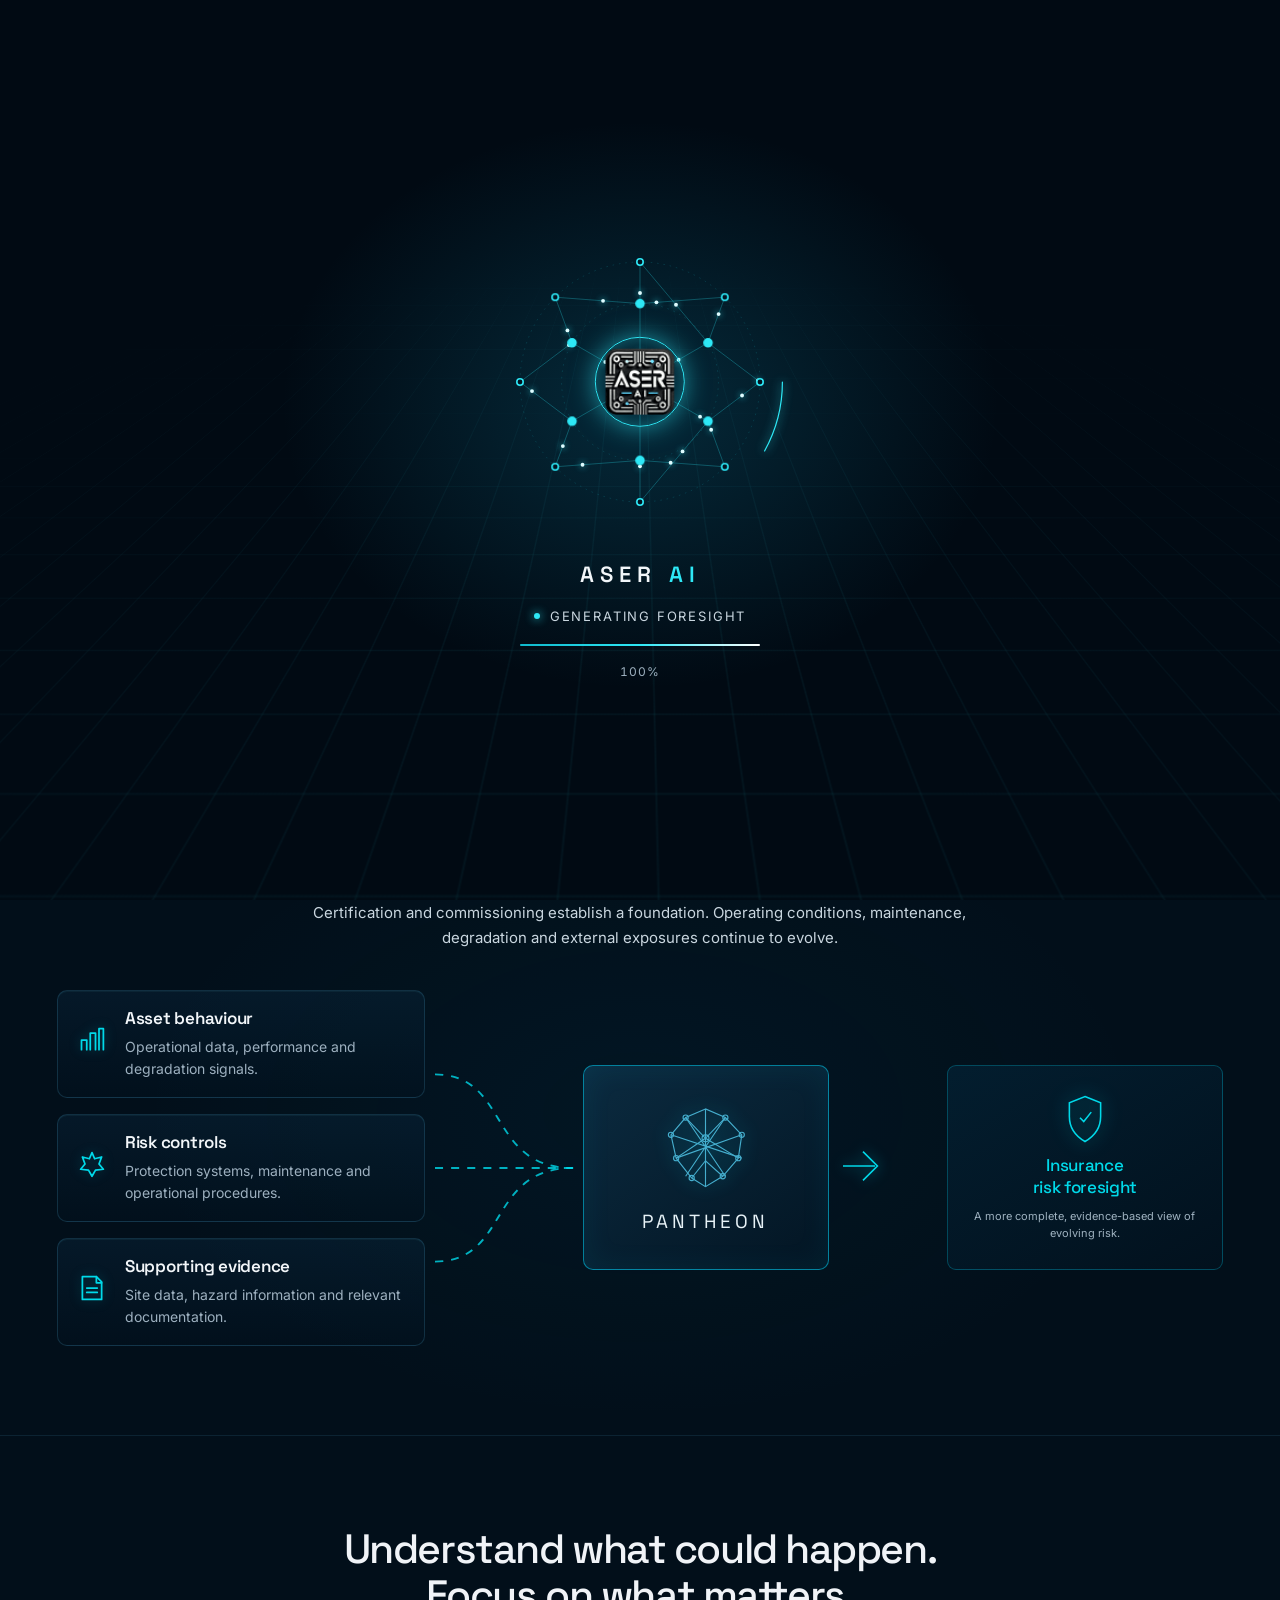
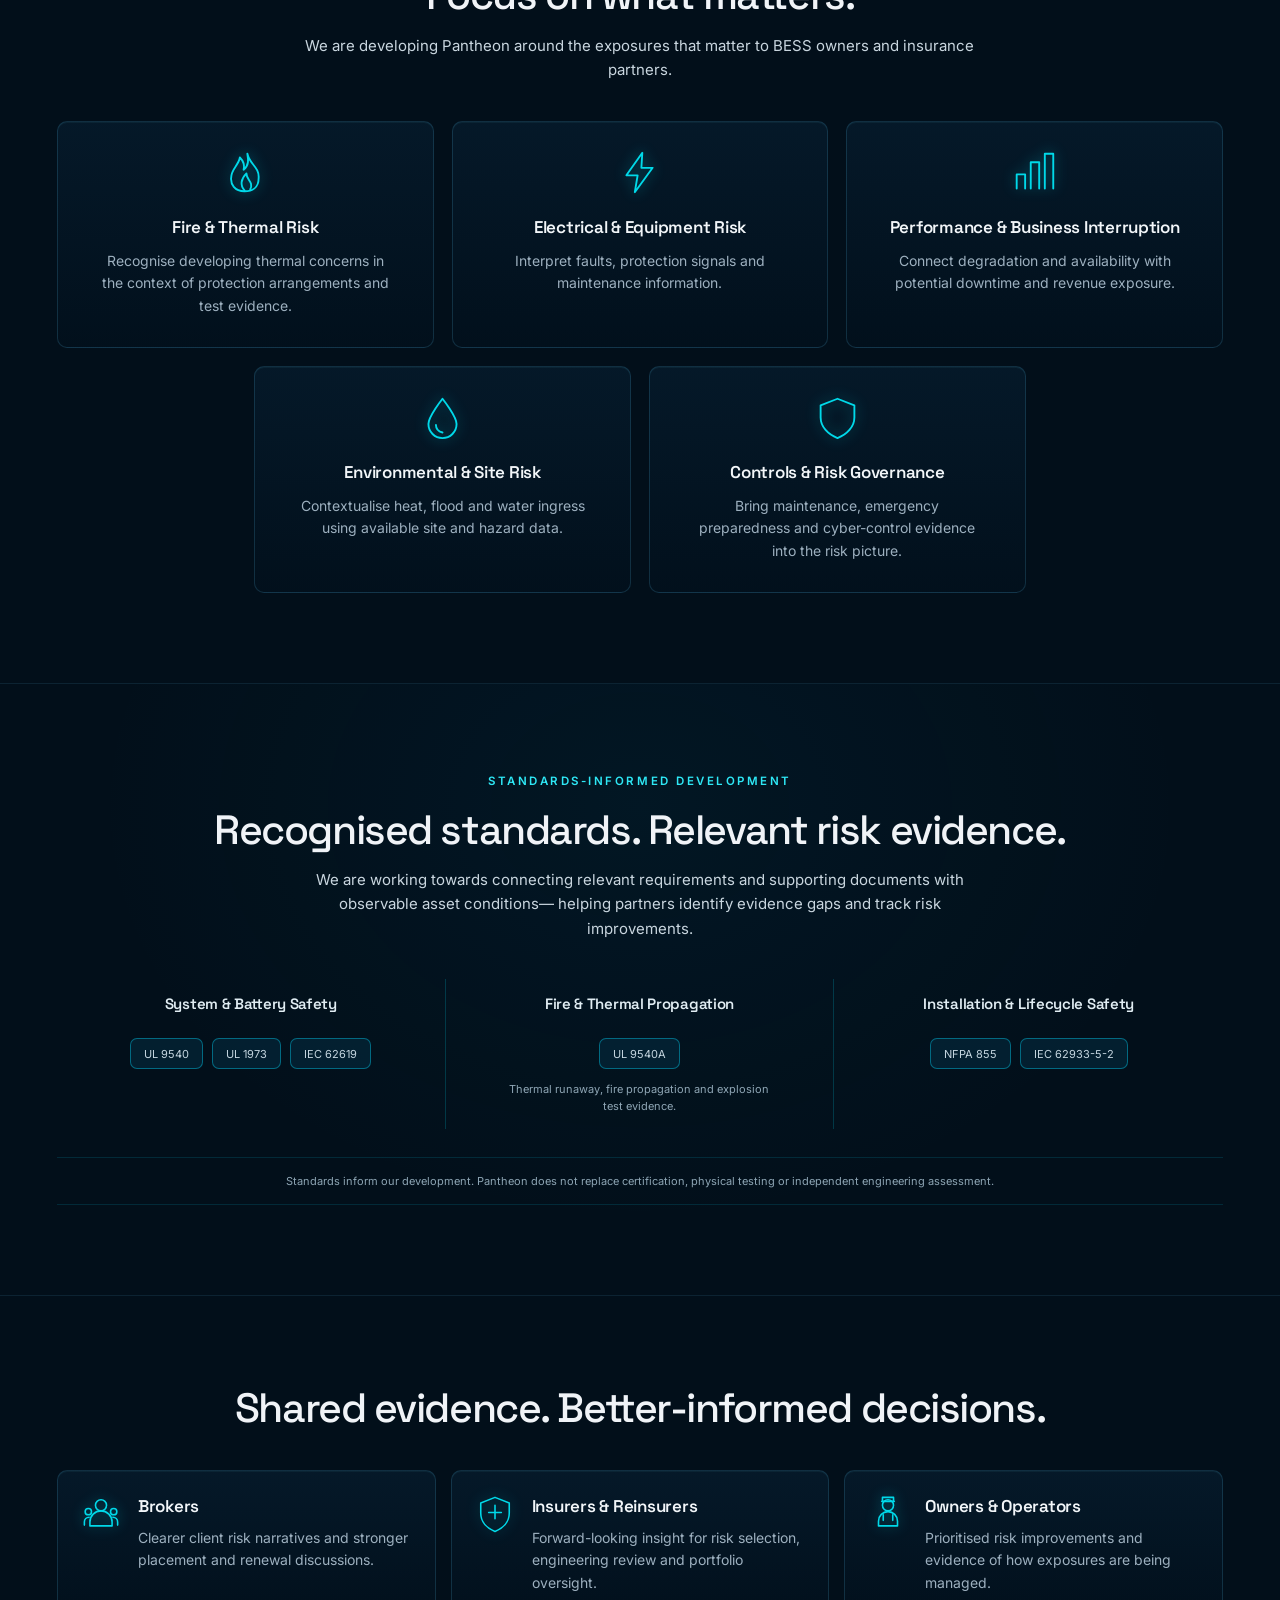
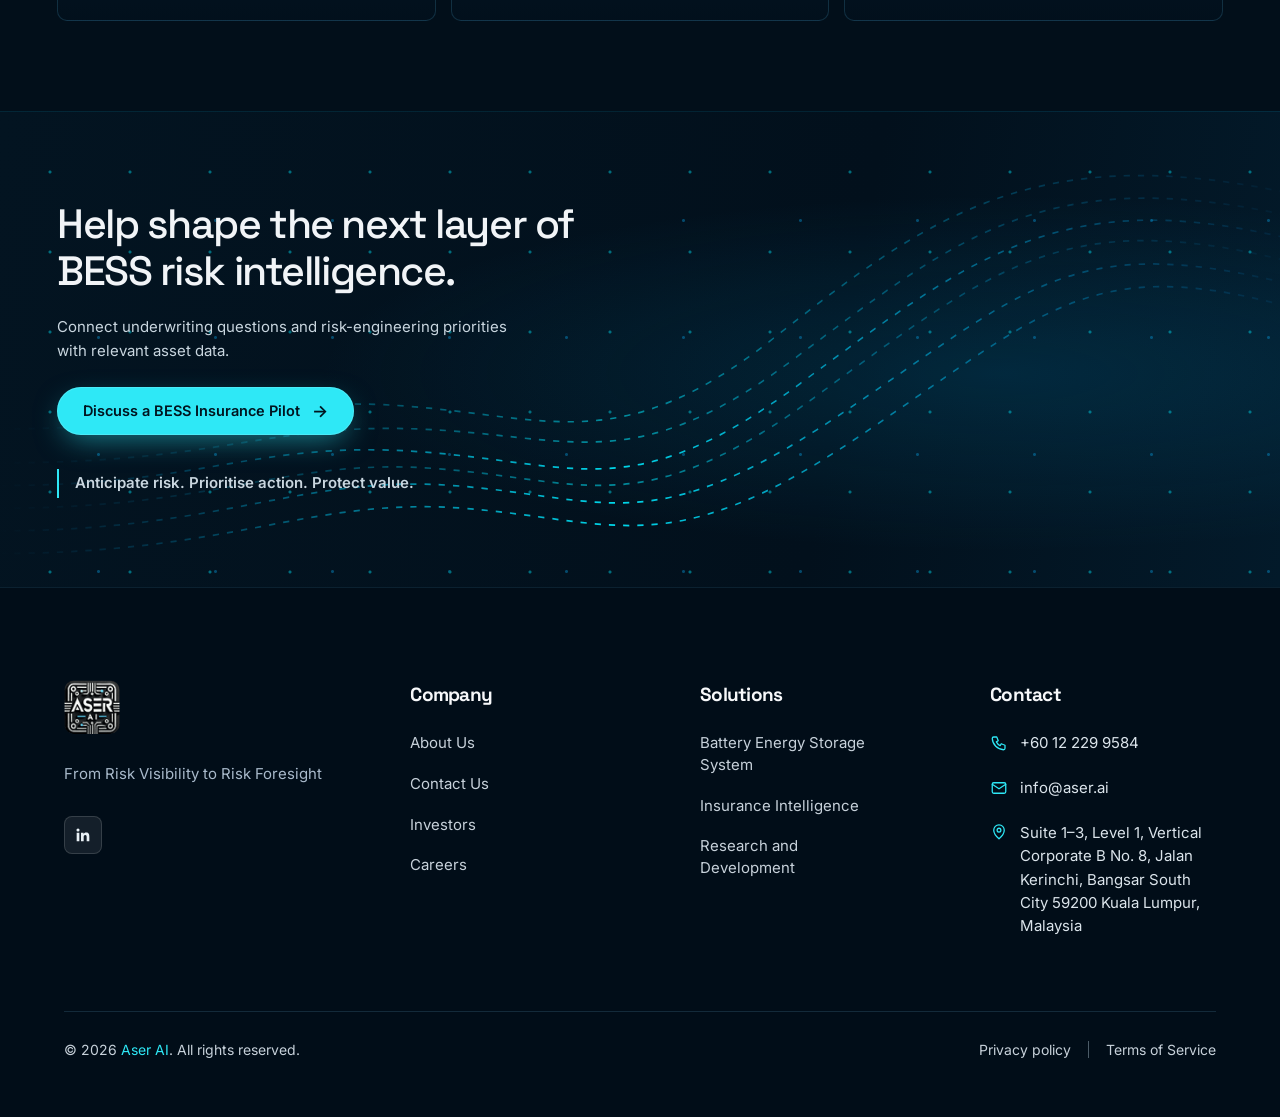
<file: insurance-intelligence.html>
<!DOCTYPE html>
<html lang="en">

<head>
    <meta charset="UTF-8">
    <meta name="viewport" content="width=device-width, initial-scale=1.0">
    <meta name="description" content="Pantheon by ASER AI — insurance risk intelligence for critical BESS assets.">
    <title>Pantheon for Insurance Risk Intelligence | ASER AI</title>

    <link rel="preconnect" href="https://fonts.googleapis.com">
    <link rel="preconnect" href="https://fonts.gstatic.com" crossorigin>
    <link href="https://fonts.googleapis.com/css2?family=Inter:wght@300;400;500;600;700&family=Space+Grotesk:wght@400;500;600;700&display=swap" rel="stylesheet">
    <link rel="stylesheet" href="./style/main.css">
    <link rel="stylesheet" href="./style/responsive.css">
    <link rel="stylesheet" href="./style/design-system.css?v=20261120">
</head>

<body class="pantheon-insurance-page">

    <!-- AI LOADER -->
    <script>try{if(sessionStorage.getItem("aserLoaded"))document.documentElement.classList.add("al-skip")}catch(e){}</script>
    <div class="ai-loader" id="aiLoader" role="status" aria-live="polite" aria-label="Loading ASER AI">
        <div class="al-grid" aria-hidden="true"></div>
        <div class="al-core">
            <svg class="al-net" viewBox="0 0 400 400" aria-hidden="true" focusable="false">
                <circle class="al-orbit al-orbit-1" cx="200" cy="200" r="150"/>
                <circle class="al-orbit al-orbit-2" cx="200" cy="200" r="98"/>
                <circle class="al-scan" cx="200" cy="200" r="178"/>
                <g class="al-links"><line x1="350" y1="200" x2="285" y2="249" style="--i:0"/><line x1="350" y1="200" x2="285" y2="151" style="--i:1"/><line x1="306" y1="306" x2="285" y2="249" style="--i:2"/><line x1="306" y1="306" x2="200" y2="298" style="--i:3"/><line x1="200" y1="350" x2="200" y2="298" style="--i:4"/><line x1="200" y1="350" x2="285" y2="249" style="--i:5"/><line x1="94" y1="306" x2="115" y2="249" style="--i:6"/><line x1="94" y1="306" x2="200" y2="298" style="--i:7"/><line x1="50" y1="200" x2="115" y2="249" style="--i:8"/><line x1="50" y1="200" x2="115" y2="151" style="--i:9"/><line x1="94" y1="94" x2="115" y2="151" style="--i:10"/><line x1="94" y1="94" x2="200" y2="102" style="--i:11"/><line x1="200" y1="50" x2="200" y2="102" style="--i:12"/><line x1="200" y1="50" x2="285" y2="151" style="--i:13"/><line x1="306" y1="94" x2="285" y2="151" style="--i:14"/><line x1="306" y1="94" x2="200" y2="102" style="--i:15"/><line x1="285" y1="249" x2="200" y2="200" style="--i:16"/><line x1="200" y1="298" x2="200" y2="200" style="--i:17"/><line x1="115" y1="249" x2="200" y2="200" style="--i:18"/><line x1="115" y1="151" x2="200" y2="200" style="--i:19"/><line x1="200" y1="102" x2="200" y2="200" style="--i:20"/><line x1="285" y1="151" x2="200" y2="200" style="--i:21"/></g>
                <g class="al-pulses"><circle r="2.4"><animateMotion dur="1.40s" begin="0.00s" repeatCount="indefinite" path="M350 200 L 285 249"/></circle><circle r="2.4"><animateMotion dur="1.65s" begin="0.17s" repeatCount="indefinite" path="M350 200 L 285 151"/></circle><circle r="2.4"><animateMotion dur="1.90s" begin="0.34s" repeatCount="indefinite" path="M306 306 L 285 249"/></circle><circle r="2.4"><animateMotion dur="2.15s" begin="0.51s" repeatCount="indefinite" path="M306 306 L 200 298"/></circle><circle r="2.4"><animateMotion dur="1.40s" begin="0.68s" repeatCount="indefinite" path="M200 350 L 200 298"/></circle><circle r="2.4"><animateMotion dur="1.65s" begin="0.85s" repeatCount="indefinite" path="M200 350 L 285 249"/></circle><circle r="2.4"><animateMotion dur="1.90s" begin="1.02s" repeatCount="indefinite" path="M94 306 L 115 249"/></circle><circle r="2.4"><animateMotion dur="2.15s" begin="1.19s" repeatCount="indefinite" path="M94 306 L 200 298"/></circle><circle r="2.4"><animateMotion dur="1.40s" begin="0.16s" repeatCount="indefinite" path="M50 200 L 115 249"/></circle><circle r="2.4"><animateMotion dur="1.65s" begin="0.33s" repeatCount="indefinite" path="M50 200 L 115 151"/></circle><circle r="2.4"><animateMotion dur="1.90s" begin="0.50s" repeatCount="indefinite" path="M94 94 L 115 151"/></circle><circle r="2.4"><animateMotion dur="2.15s" begin="0.67s" repeatCount="indefinite" path="M94 94 L 200 102"/></circle><circle r="2.4"><animateMotion dur="1.40s" begin="0.84s" repeatCount="indefinite" path="M200 50 L 200 102"/></circle><circle r="2.4"><animateMotion dur="1.65s" begin="1.01s" repeatCount="indefinite" path="M200 50 L 285 151"/></circle><circle r="2.4"><animateMotion dur="1.90s" begin="1.18s" repeatCount="indefinite" path="M306 94 L 285 151"/></circle><circle r="2.4"><animateMotion dur="2.15s" begin="0.15s" repeatCount="indefinite" path="M306 94 L 200 102"/></circle><circle r="2.4"><animateMotion dur="1.40s" begin="0.32s" repeatCount="indefinite" path="M285 249 L 200 200"/></circle><circle r="2.4"><animateMotion dur="1.65s" begin="0.49s" repeatCount="indefinite" path="M200 298 L 200 200"/></circle><circle r="2.4"><animateMotion dur="1.90s" begin="0.66s" repeatCount="indefinite" path="M115 249 L 200 200"/></circle><circle r="2.4"><animateMotion dur="2.15s" begin="0.83s" repeatCount="indefinite" path="M115 151 L 200 200"/></circle><circle r="2.4"><animateMotion dur="1.40s" begin="1.00s" repeatCount="indefinite" path="M200 102 L 200 200"/></circle><circle r="2.4"><animateMotion dur="1.65s" begin="1.17s" repeatCount="indefinite" path="M285 151 L 200 200"/></circle></g>
                <g class="al-nodes"><circle class="al-n-out" cx="350" cy="200" r="4" style="--i:0"/><circle class="al-n-out" cx="306" cy="306" r="4" style="--i:1"/><circle class="al-n-out" cx="200" cy="350" r="4" style="--i:2"/><circle class="al-n-out" cx="94" cy="306" r="4" style="--i:3"/><circle class="al-n-out" cx="50" cy="200" r="4" style="--i:4"/><circle class="al-n-out" cx="94" cy="94" r="4" style="--i:5"/><circle class="al-n-out" cx="200" cy="50" r="4" style="--i:6"/><circle class="al-n-out" cx="306" cy="94" r="4" style="--i:7"/><circle class="al-n-in" cx="285" cy="249" r="5" style="--i:8"/><circle class="al-n-in" cx="200" cy="298" r="5" style="--i:9"/><circle class="al-n-in" cx="115" cy="249" r="5" style="--i:10"/><circle class="al-n-in" cx="115" cy="151" r="5" style="--i:11"/><circle class="al-n-in" cx="200" cy="102" r="5" style="--i:12"/><circle class="al-n-in" cx="285" cy="151" r="5" style="--i:13"/></g>
            </svg>
            <div class="al-logo">
                <span class="al-logo-ring"></span>
                <img src="./assets/images/aser-logo.png" alt="" width="64" height="61">
            </div>
        </div>
        <div class="al-brand">ASER <span>AI</span></div>
        <div class="al-status">
            <span class="al-dot"></span>
            <span class="al-text" data-steps="Connecting asset signals|Modelling risk pathways|Generating foresight">Connecting asset signals</span>
        </div>
        <div class="al-bar"><span></span></div>
        <span class="al-pct" aria-hidden="true">0%</span>
    </div>

    <!-- HEADER -->
    <header class="site-header">

        <a href="./index.html" class="logo" aria-label="ASER AI home"><img class="logo-mark" src="./assets/images/aser-logo.png" alt="ASER AI" width="40" height="38"></a>

        <nav class="main-nav" id="mainNavigation" aria-label="Main">

            <a href="./index.html" class="nav-link">Home</a>

            <a href="./platform.html" class="nav-link">Our Platform</a>

            <div class="nav-dropdown is-current">
                <button class="nav-dropdown-toggle" type="button" aria-expanded="false" aria-controls="solutionsMenu">
                    Solutions <span class="nav-chevron" aria-hidden="true"></span>
                </button>
                <div class="nav-dropdown-menu" id="solutionsMenu">
                    <a href="./operational-intelligence.html">Battery Energy Storage Systems</a>
                    <a href="./insurance-intelligence.html" aria-current="page">Insurance Intelligence</a>
                    <a href="./research-development.html">Research &amp; Development</a>
                </div>
            </div>

            <div class="nav-dropdown">
                <button class="nav-dropdown-toggle" type="button" aria-expanded="false" aria-controls="companyMenu">
                    Company <span class="nav-chevron" aria-hidden="true"></span>
                </button>
                <div class="nav-dropdown-menu" id="companyMenu">
                    <a href="./about-us.html">The ASER AI Way</a>
                    <a href="./team.html">Our Leadership</a>
                    <a href="./careers.html">Careers</a>
                    <a href="./investors.html">Investors</a>
                </div>
            </div>

            <a href="./news-media.html" class="nav-link">News &amp; Media</a>

            <a href="./contact.html" class="nav-contact-mobile">Contact us</a>

        </nav>

        <a href="./contact.html" class="nav-contact">Contact us</a>

        <button class="site-menu-toggle" type="button" aria-label="Open navigation" aria-expanded="false" aria-controls="mainNavigation">
            <span></span>
            <span></span>
        </button>

    </header>

    <main>

        <!-- HERO -->
        <section class="insurance-hero">

            <div class="insurance-hero-background"></div>
            <div class="insurance-hero-overlay"></div>

            <div class="insurance-hero-grid">

                <div class="insurance-hero-content reveal">

                    <span class="section-eyebrow">
                        PANTHEON FOR INSURANCE RISK INTELLIGENCE
                    </span>

                    <h1>
                        From asset signals<br>
                        <span>to insurance risk foresight.</span>
                    </h1>

                    <p>
                        Connect battery behaviour, operating conditions and risk
                        evidence to support underwriting, loss prevention and
                        better-informed insurance decisions.
                    </p>

                    <a href="#contact" class="aser-button">
                        Explore a Pilot
                        <span>→</span>
                    </a>

                </div>


                <!-- HERO VISUAL -->
                <div class="insurance-hero-art">

                    <div class="hero-data-grid"></div>

                    <div class="hero-signal-labels">
                        <div>
                            <span>Asset signals</span>
                            <svg viewBox="0 0 25 25">
                                <path d="M3 21V12H8V21M11 21V6H16V21M19 21V2H23V21" />
                            </svg>
                        </div>

                        <div>
                            <span>Operating<br>conditions</span>
                            <svg viewBox="0 0 25 25">
                                <path d="M12 3V15M8 15A5 5 0 1 0 16 15V3A4 4 0 0 0 8 3Z" />
                                <circle cx="12" cy="18" r="2" />
                            </svg>
                        </div>

                        <div>
                            <span>Maintenance<br>evidence</span>
                            <svg viewBox="0 0 25 25">
                                <path d="M15 3A7 7 0 0 0 7 12L2 18L6 22L12 16A7 7 0 0 0 21 8L16 13L12 9Z" />
                            </svg>
                        </div>

                        <div>
                            <span>External<br>exposures</span>
                            <svg viewBox="0 0 25 25">
                                <path d="M6 18H19A4 4 0 0 0 19 10A7 7 0 0 0 6 9A4.5 4.5 0 0 0 6 18Z" />
                            </svg>
                        </div>
                    </div>


                    <!-- DATA CONNECTIONS -->
                    <svg class="hero-connections hero-links" aria-hidden="true" focusable="false">
                        <!-- Static links: 4 signals → BESS. Animated dotted link: BESS → risk profile. Drawn in main.js -->
                        <g class="hero-link-static"><path /><path /><path /><path /></g>
                        <path class="hero-link-risk" />
                        <g class="hero-link-nodes"><circle r="2.6" /><circle r="2.6" /><circle r="2.6" /><circle r="2.6" /><circle class="risk-node" r="3.2" /></g>
                    </svg>


                    <!-- BESS CONTAINER -->
                    <div class="bess-container-art">
<svg class="bess-svg" viewBox="0 0 530 268" preserveAspectRatio="xMidYMax meet" aria-hidden="true" focusable="false">
<defs>
  <linearGradient id="bessFront" x1="0" y1="0" x2="1" y2="1"><stop offset="0" stop-color="#174a63"/><stop offset=".55" stop-color="#0a2e44"/><stop offset="1" stop-color="#051f31"/></linearGradient>
  <linearGradient id="bessSide" x1="0" y1="0" x2="1" y2="1"><stop offset="0" stop-color="#0d3850"/><stop offset="1" stop-color="#04192a"/></linearGradient>
  <linearGradient id="bessRoof" x1="0" y1="0" x2="1" y2="0"><stop offset="0" stop-color="#1e5a76"/><stop offset="1" stop-color="#2a7090"/></linearGradient>
  <radialGradient id="bessGlow" cx=".5" cy=".5" r=".5"><stop offset="0" stop-color="#00d9f0" stop-opacity=".35"/><stop offset="1" stop-color="#00d9f0" stop-opacity="0"/></radialGradient>
</defs>
<ellipse cx="275" cy="248" rx="270" ry="22" fill="url(#bessGlow)"/>
<polygon class="bess-plinth" points="18,236 384,257 512,205 146,184"/>
<polygon class="bess-roof" points="26,68 146,18 504,38 384,88"/>
<polyline class="bess-edge" points="26,68 384,88 504,38"/>
<g transform="matrix(1 0.0571 0 1 30 70)">
<rect class="bess-face-front" x="0" y="0" width="350" height="160"/>
<rect class="bess-band" x="0" y="0" width="350" height="18"/>
<text class="bess-label" x="12" y="13">BESS · 3.7 MWh</text>
<rect class="bess-hazard" x="300" y="4" width="10" height="10" rx="1"/><path class="bess-hazard-mark" d="M305 6.5v4M305 12.2v.4"/>
<rect class="bess-door" x="8.0" y="24" width="50.7" height="124" rx="1.5"/>
<path class="bess-louvre" d="M15.0 32h36.7"/>
<path class="bess-louvre" d="M15.0 37h36.7"/>
<path class="bess-louvre" d="M15.0 42h36.7"/>
<path class="bess-louvre" d="M15.0 47h36.7"/>
<path class="bess-louvre" d="M15.0 52h36.7"/>
<path class="bess-louvre" d="M15.0 118h36.7"/>
<path class="bess-louvre" d="M15.0 123h36.7"/>
<path class="bess-louvre" d="M15.0 128h36.7"/>
<path class="bess-louvre" d="M15.0 133h36.7"/>
<path class="bess-louvre" d="M15.0 138h36.7"/>
<rect class="bess-handle" x="51.7" y="78" width="2.5" height="16" rx="1"/>
<circle class="bess-led" style="animation-delay:0.00s" cx="16.0" cy="66" r="2"/>
<path class="bess-panel-line" d="M13.0 60h40.7M13.0 104h40.7"/>
<rect class="bess-door" x="64.7" y="24" width="50.7" height="124" rx="1.5"/>
<path class="bess-louvre" d="M71.7 32h36.7"/>
<path class="bess-louvre" d="M71.7 37h36.7"/>
<path class="bess-louvre" d="M71.7 42h36.7"/>
<path class="bess-louvre" d="M71.7 47h36.7"/>
<path class="bess-louvre" d="M71.7 52h36.7"/>
<path class="bess-louvre" d="M71.7 118h36.7"/>
<path class="bess-louvre" d="M71.7 123h36.7"/>
<path class="bess-louvre" d="M71.7 128h36.7"/>
<path class="bess-louvre" d="M71.7 133h36.7"/>
<path class="bess-louvre" d="M71.7 138h36.7"/>
<rect class="bess-handle" x="108.3" y="78" width="2.5" height="16" rx="1"/>
<circle class="bess-led" style="animation-delay:0.35s" cx="72.7" cy="66" r="2"/>
<path class="bess-panel-line" d="M69.7 60h40.7M69.7 104h40.7"/>
<rect class="bess-door" x="121.3" y="24" width="50.7" height="124" rx="1.5"/>
<path class="bess-louvre" d="M128.3 32h36.7"/>
<path class="bess-louvre" d="M128.3 37h36.7"/>
<path class="bess-louvre" d="M128.3 42h36.7"/>
<path class="bess-louvre" d="M128.3 47h36.7"/>
<path class="bess-louvre" d="M128.3 52h36.7"/>
<path class="bess-louvre" d="M128.3 118h36.7"/>
<path class="bess-louvre" d="M128.3 123h36.7"/>
<path class="bess-louvre" d="M128.3 128h36.7"/>
<path class="bess-louvre" d="M128.3 133h36.7"/>
<path class="bess-louvre" d="M128.3 138h36.7"/>
<rect class="bess-handle" x="165.0" y="78" width="2.5" height="16" rx="1"/>
<circle class="bess-led" style="animation-delay:0.70s" cx="129.3" cy="66" r="2"/>
<path class="bess-panel-line" d="M126.3 60h40.7M126.3 104h40.7"/>
<rect class="bess-door" x="178.0" y="24" width="50.7" height="124" rx="1.5"/>
<path class="bess-louvre" d="M185.0 32h36.7"/>
<path class="bess-louvre" d="M185.0 37h36.7"/>
<path class="bess-louvre" d="M185.0 42h36.7"/>
<path class="bess-louvre" d="M185.0 47h36.7"/>
<path class="bess-louvre" d="M185.0 52h36.7"/>
<path class="bess-louvre" d="M185.0 118h36.7"/>
<path class="bess-louvre" d="M185.0 123h36.7"/>
<path class="bess-louvre" d="M185.0 128h36.7"/>
<path class="bess-louvre" d="M185.0 133h36.7"/>
<path class="bess-louvre" d="M185.0 138h36.7"/>
<rect class="bess-handle" x="221.7" y="78" width="2.5" height="16" rx="1"/>
<circle class="bess-led warn" style="animation-delay:1.05s" cx="186.0" cy="66" r="2"/>
<path class="bess-panel-line" d="M183.0 60h40.7M183.0 104h40.7"/>
<rect class="bess-door" x="234.7" y="24" width="50.7" height="124" rx="1.5"/>
<path class="bess-louvre" d="M241.7 32h36.7"/>
<path class="bess-louvre" d="M241.7 37h36.7"/>
<path class="bess-louvre" d="M241.7 42h36.7"/>
<path class="bess-louvre" d="M241.7 47h36.7"/>
<path class="bess-louvre" d="M241.7 52h36.7"/>
<path class="bess-louvre" d="M241.7 118h36.7"/>
<path class="bess-louvre" d="M241.7 123h36.7"/>
<path class="bess-louvre" d="M241.7 128h36.7"/>
<path class="bess-louvre" d="M241.7 133h36.7"/>
<path class="bess-louvre" d="M241.7 138h36.7"/>
<rect class="bess-handle" x="278.3" y="78" width="2.5" height="16" rx="1"/>
<circle class="bess-led" style="animation-delay:1.40s" cx="242.7" cy="66" r="2"/>
<path class="bess-panel-line" d="M239.7 60h40.7M239.7 104h40.7"/>
<rect class="bess-door" x="291.3" y="24" width="50.7" height="124" rx="1.5"/>
<path class="bess-louvre" d="M298.3 32h36.7"/>
<path class="bess-louvre" d="M298.3 37h36.7"/>
<path class="bess-louvre" d="M298.3 42h36.7"/>
<path class="bess-louvre" d="M298.3 47h36.7"/>
<path class="bess-louvre" d="M298.3 52h36.7"/>
<path class="bess-louvre" d="M298.3 118h36.7"/>
<path class="bess-louvre" d="M298.3 123h36.7"/>
<path class="bess-louvre" d="M298.3 128h36.7"/>
<path class="bess-louvre" d="M298.3 133h36.7"/>
<path class="bess-louvre" d="M298.3 138h36.7"/>
<rect class="bess-handle" x="335.0" y="78" width="2.5" height="16" rx="1"/>
<circle class="bess-led" style="animation-delay:1.75s" cx="299.3" cy="66" r="2"/>
<path class="bess-panel-line" d="M296.3 60h40.7M296.3 104h40.7"/>
<rect class="bess-skid" x="0" y="150" width="350" height="10"/>
<circle class="bess-anchor" data-anchor="in0" cx="3" cy="36" r=".5"/>
<circle class="bess-anchor" data-anchor="in1" cx="3" cy="68" r=".5"/>
<circle class="bess-anchor" data-anchor="in2" cx="3" cy="100" r=".5"/>
<circle class="bess-anchor" data-anchor="in3" cx="3" cy="132" r=".5"/>
</g>
<g transform="matrix(1 -0.4167 0 1 380 90)">
<rect class="bess-face-side" x="0" y="0" width="120" height="160"/>
<rect class="bess-band" x="0" y="0" width="120" height="18"/>
<rect class="bess-hvac" x="10" y="26" width="100" height="66" rx="3"/>
<circle class="bess-fan" cx="36" cy="59" r="19"/><circle class="bess-fan-hub" cx="36" cy="59" r="4"/>
<g class="bess-fan-blades" style="transform-origin:36px 59px"><path d="M36 44v30M21 59h30M25.4 48.4l21.2 21.2M46.6 48.4l-21.2 21.2"/></g>
<circle class="bess-fan" cx="84" cy="59" r="19"/><circle class="bess-fan-hub" cx="84" cy="59" r="4"/>
<g class="bess-fan-blades" style="transform-origin:84px 59px"><path d="M84 44v30M69 59h30M73.4 48.4l21.2 21.2M94.6 48.4l-21.2 21.2"/></g>
<rect class="bess-door" x="14" y="100" width="44" height="48" rx="1.5"/><rect class="bess-door" x="62" y="100" width="44" height="48" rx="1.5"/>
<path class="bess-louvre" d="M20 110h32M68 110h32"/>
<path class="bess-louvre" d="M20 116h32M68 116h32"/>
<path class="bess-louvre" d="M20 122h32M68 122h32"/>
<path class="bess-louvre" d="M20 128h32M68 128h32"/>
<rect class="bess-skid" x="0" y="150" width="120" height="10"/>
</g>
<polyline class="bess-edge" points="380,90 380,250"/>
<circle class="bess-anchor" data-anchor="out" cx="215" cy="50" r=".5"/>
<circle class="bess-roof-node" cx="215" cy="50" r="3.5"/>
</svg>
                    </div>


                    <!-- RISK PROFILE CARD -->
                    <div class="risk-profile-card">

                        <span class="risk-card-heading">RISK PROFILE</span>

                        <svg class="risk-shield" viewBox="0 0 70 85">
                            <path d="M35 5L60 15V37C60 56 49 69 35 79C21 69 10 56 10 37V15Z" />
                        </svg>

                        <div class="risk-status developing">
                            <span></span>
                            Developing risk
                        </div>

                        <div class="risk-status">
                            <span></span>
                            Monitored
                        </div>

                        <div class="risk-status">
                            <span></span>
                            Controlled
                        </div>

                    </div>

                    <div class="hero-art-particles"></div>

                </div>

            </div>

            <div class="hero-bottom-line"></div>

        </section>


        <!-- INSURANCE CHALLENGE -->
        <section class="insurance-challenge section-divider">

            <div class="section-heading reveal">
                <span class="section-eyebrow">THE INSURANCE CHALLENGE</span>

                <h2>
                    Risk changes throughout the life of an asset.
                </h2>

                <p>
                    Certification and commissioning establish a foundation.
                    Operating conditions, maintenance, degradation and external
                    exposures continue to evolve.
                </p>
            </div>


            <div class="risk-journey">

                <div class="risk-inputs">

                    <article class="risk-input-card reveal">
                        <div class="line-icon">
                            <svg viewBox="0 0 32 32">
                                <path d="M4 27V16H10V27M14 27V8H20V27M24 27V3H29V27" />
                            </svg>
                        </div>

                        <div>
                            <h3>Asset behaviour</h3>
                            <p>Operational data, performance and degradation signals.</p>
                        </div>
                    </article>

                    <article class="risk-input-card reveal">
                        <div class="line-icon">
                            <svg viewBox="0 0 32 32">
                                <path d="M16 3L19 10L27 8L24 16L29 22L20 23L16 30L12 23L3 22L8 16L5 8L13 10Z" />
                            </svg>
                        </div>

                        <div>
                            <h3>Risk controls</h3>
                            <p>Protection systems, maintenance and operational procedures.</p>
                        </div>
                    </article>

                    <article class="risk-input-card reveal">
                        <div class="line-icon">
                            <svg viewBox="0 0 32 32">
                                <path d="M8 3H21L27 9V29H5V3Z" />
                                <path d="M21 3V10H27M10 16H22M10 21H22" />
                            </svg>
                        </div>

                        <div>
                            <h3>Supporting evidence</h3>
                            <p>Site data, hazard information and relevant documentation.</p>
                        </div>
                    </article>

                </div>


                <div class="journey-connectors">
                    <svg viewBox="0 0 120 250" preserveAspectRatio="none">
                        <path d="M0 35 C65 35 45 125 120 125" />
                        <path d="M0 125 H120" />
                        <path d="M0 215 C65 215 45 125 120 125" />
                    </svg>
                </div>


                <div class="pantheon-node reveal">

                    <div class="pantheon-brain">
                        <svg viewBox="0 0 120 110">
                            <g class="brain-lines">
                                <path d="M60 8L37 18L20 38L26 65L44 88L60 98L80 86L98 65L102 38L83 18Z" />
                                <path d="M60 8V98M37 18L83 86M83 18L37 86M20 38L102 65M102 38L26 65" />
                                <path d="M37 18L60 42L83 18M26 65L60 42L98 65M44 88L60 68L80 86" />
                                <circle cx="60" cy="42" r="4" />
                                <circle cx="37" cy="18" r="3" />
                                <circle cx="83" cy="18" r="3" />
                                <circle cx="20" cy="38" r="3" />
                                <circle cx="102" cy="38" r="3" />
                                <circle cx="26" cy="65" r="3" />
                                <circle cx="98" cy="65" r="3" />
                                <circle cx="44" cy="88" r="3" />
                                <circle cx="80" cy="86" r="3" />
                            </g>
                        </svg>
                    </div>

                    <span>PANTHEON</span>

                </div>


                <div class="journey-arrow">
                    <svg viewBox="0 0 60 60">
                        <path d="M5 30H45M30 12L48 30L30 48" />
                    </svg>
                </div>


                <div class="insurance-outcome reveal">

                    <svg class="outcome-shield" viewBox="0 0 70 80">
                        <path d="M35 4L60 14V36C60 54 49 68 35 76C21 68 10 54 10 36V14Z" />
                        <path d="M27 38L33 44L45 29" />
                    </svg>

                    <h3>Insurance<br>risk foresight</h3>

                    <p>
                        A more complete, evidence-based view of evolving risk.
                    </p>

                </div>

            </div>

        </section>


        <!-- RISK CAPABILITIES -->
        <section class="insurance-capabilities section-divider">

            <div class="section-heading reveal">

                <h2>
                    Understand what could happen.<br>
                    Focus on what matters.
                </h2>

                <p>
                    We are developing Pantheon around the exposures that matter
                    to BESS owners and insurance partners.
                </p>

            </div>


            <div class="risk-capability-grid">

                <article class="risk-capability-card reveal">
                    <div class="capability-icon">
                        <svg viewBox="0 0 48 48">
                            <path
                                d="M26 4C28 15 39 18 38 30C38 40 31 44 23 44C13 44 7 37 9 27C10 20 17 15 18 8C22 12 23 17 22 21C28 16 27 10 26 4Z" />
                            <path d="M23 43C18 38 19 31 25 25C25 32 33 34 29 42" />
                        </svg>
                    </div>

                    <h3>Fire &amp; Thermal Risk</h3>
                    <p>
                        Recognise developing thermal concerns in the context
                        of protection arrangements and test evidence.
                    </p>
                </article>


                <article class="risk-capability-card reveal">
                    <div class="capability-icon">
                        <svg viewBox="0 0 48 48">
                            <path d="M27 3L10 27H22L19 45L38 19H26Z" />
                        </svg>
                    </div>

                    <h3>Electrical &amp; Equipment Risk</h3>
                    <p>
                        Interpret faults, protection signals and maintenance
                        information.
                    </p>
                </article>


                <article class="risk-capability-card reveal">
                    <div class="capability-icon">
                        <svg viewBox="0 0 48 48">
                            <path d="M5 41V26H14V41M20 41V13H29V41M35 41V4H44V41" />
                        </svg>
                    </div>

                    <h3>Performance &amp; Business Interruption</h3>
                    <p>
                        Connect degradation and availability with potential
                        downtime and revenue exposure.
                    </p>
                </article>


                <article class="risk-capability-card reveal">
                    <div class="capability-icon">
                        <svg viewBox="0 0 48 48">
                            <path d="M24 4C24 4 9 23 9 31A15 15 0 0 0 39 31C39 23 24 4 24 4Z" />
                            <path d="M17 32C17 37 20 39 24 40" />
                        </svg>
                    </div>

                    <h3>Environmental &amp; Site Risk</h3>
                    <p>
                        Contextualise heat, flood and water ingress using
                        available site and hazard data.
                    </p>
                </article>


                <article class="risk-capability-card reveal">
                    <div class="capability-icon">
                        <svg viewBox="0 0 48 48">
                            <path d="M24 4L42 11V24C42 34 34 42 24 46C14 42 6 34 6 24V11Z" />
                        </svg>
                    </div>

                    <h3>Controls &amp; Risk Governance</h3>
                    <p>
                        Bring maintenance, emergency preparedness and
                        cyber-control evidence into the risk picture.
                    </p>
                </article>

            </div>

        </section>


        <!-- STANDARDS -->
        <section class="insurance-standards section-divider">

            <div class="section-heading reveal">

                <span class="section-eyebrow">STANDARDS-INFORMED DEVELOPMENT</span>

                <h2>Recognised standards. Relevant risk evidence.</h2>

                <p>
                    We are working towards connecting relevant requirements
                    and supporting documents with observable asset conditions—
                    helping partners identify evidence gaps and track
                    risk improvements.
                </p>

            </div>


            <div class="standards-grid">

                <article class="standard-group reveal">
                    <h3>System &amp; Battery Safety</h3>

                    <div class="standard-tags">
                        <span>UL 9540</span>
                        <span>UL 1973</span>
                        <span>IEC 62619</span>
                    </div>
                </article>


                <article class="standard-group reveal">
                    <h3>Fire &amp; Thermal Propagation</h3>

                    <div class="standard-tags">
                        <span>UL 9540A</span>
                    </div>

                    <p>
                        Thermal runaway, fire propagation and explosion test evidence.
                    </p>
                </article>


                <article class="standard-group reveal">
                    <h3>Installation &amp; Lifecycle Safety</h3>

                    <div class="standard-tags">
                        <span>NFPA 855</span>
                        <span>IEC 62933-5-2</span>
                    </div>
                </article>

            </div>


            <div class="standards-disclaimer">
                Standards inform our development. Pantheon does not replace
                certification, physical testing or independent engineering assessment.
            </div>

        </section>


        <!-- AUDIENCE -->
        <section class="insurance-audience section-divider">

            <div class="section-heading reveal">
                <h2>Shared evidence. Better-informed decisions.</h2>
            </div>


            <div class="audience-grid">

                <article class="audience-card reveal">

                    <div class="audience-icon">
                        <svg viewBox="0 0 48 48">
                            <circle cx="24" cy="13" r="7" />
                            <path d="M10 39V34A14 14 0 0 1 38 34V39Z" />
                            <circle cx="8" cy="21" r="4" />
                            <circle cx="40" cy="21" r="4" />
                            <path d="M3 38V34A6 6 0 0 1 9 28M45 38V34A6 6 0 0 0 39 28" />
                        </svg>
                    </div>

                    <div>
                        <h3>Brokers</h3>
                        <p>
                            Clearer client risk narratives and stronger placement
                            and renewal discussions.
                        </p>
                    </div>

                </article>


                <article class="audience-card reveal">

                    <div class="audience-icon">
                        <svg viewBox="0 0 48 48">
                            <path d="M24 3L42 10V23C42 34 34 42 24 46C14 42 6 34 6 23V10Z" />
                            <path d="M24 13V30M16 22H32" />
                        </svg>
                    </div>

                    <div>
                        <h3>Insurers &amp; Reinsurers</h3>
                        <p>
                            Forward-looking insight for risk selection,
                            engineering review and portfolio oversight.
                        </p>
                    </div>

                </article>


                <article class="audience-card reveal">

                    <div class="audience-icon">
                        <svg viewBox="0 0 48 48">
                            <circle cx="24" cy="13" r="7" />
                            <path d="M12 39V33A12 12 0 0 1 36 33V39Z" />
                            <path d="M16 8H32M17 3H31V8H17Z" />
                            <path d="M18 25V32M30 25V32" />
                        </svg>
                    </div>

                    <div>
                        <h3>Owners &amp; Operators</h3>
                        <p>
                            Prioritised risk improvements and evidence of how
                            exposures are being managed.
                        </p>
                    </div>

                </article>

            </div>

        </section>


        <!-- CTA -->
        <section class="insurance-cta section-divider" id="contact">

            <div class="cta-wave-background">

                <svg viewBox="0 0 1440 420" preserveAspectRatio="none">
                    <defs>
                        <linearGradient id="ctaWaveGradient">
                            <stop offset="0%" stop-color="#007fbb" stop-opacity="0" />
                            <stop offset="48%" stop-color="#00d8eb" />
                            <stop offset="100%" stop-color="#0087d7" stop-opacity=".1" />
                        </linearGradient>
                    </defs>

                    <g class="cta-wave-lines">
                        <path d="M0 330C230 330 290 290 470 300S710 350 900 240S1190 65 1440 110" />
                        <path d="M0 350C250 350 320 305 490 315S720 365 920 250S1200 85 1440 130" />
                        <path d="M0 370C250 370 340 320 510 330S730 380 940 270S1200 105 1440 150" />
                        <path d="M0 310C250 310 300 275 470 280S710 325 890 220S1170 45 1440 90" />
                        <path d="M0 390C260 390 350 340 520 350S750 400 960 290S1220 125 1440 170" />
                        <path d="M0 280C220 280 300 250 460 260S700 305 870 200S1160 25 1440 70" />
                    </g>
                </svg>

                <div class="cta-particles"></div>

            </div>


            <div class="cta-content reveal">

                <h2>
                    Help shape the next layer of<br>
                    BESS risk intelligence.
                </h2>

                <p>
                    Connect underwriting questions and risk-engineering
                    priorities with relevant asset data.
                </p>

                <a href="mailto:info@aser.ai?subject=BESS%20Insurance%20Pilot" class="aser-button">
                    Discuss a BESS Insurance Pilot
                    <span>→</span>
                </a>

                <p class="aser-closing-line">Anticipate risk. Prioritise action. Protect value.</p>

            </div>

        </section>

    </main>


    <footer class="aser-footer">
        <div class="aser-footer-inner">

            <div class="aser-footer-main">

                <!-- BRAND -->
                <div class="aser-footer-brand">
                    <div class="aser-footer-logo-wrap">
                        <img class="aser-footer-logo-img" src="./assets/images/aser-logo.png" alt="ASER AI" width="48" height="46">
                    </div>

                    <p class="aser-footer-tagline">From Risk Visibility to Risk Foresight</p>

                    <a href="https://www.linkedin.com/company/aser-ai/" class="aser-footer-social" aria-label="ASER AI on LinkedIn" target="_blank" rel="noopener"><svg viewBox="0 0 24 24" aria-hidden="true"><path d="M20.45 20.45h-3.56v-5.57c0-1.33-.02-3.04-1.85-3.04-1.85 0-2.14 1.45-2.14 2.94v5.67H9.35V9h3.41v1.56h.05c.48-.9 1.64-1.85 3.37-1.85 3.6 0 4.27 2.37 4.27 5.46v6.28zM5.34 7.43a2.06 2.06 0 1 1 0-4.13 2.06 2.06 0 0 1 0 4.13zM7.12 20.45H3.56V9h3.56v11.45z"/></svg></a>
                </div>

                <!-- COMPANY -->
                <div class="aser-footer-col">
                    <h3>Company</h3>
                    <ul>
                        <li><a href="./about-us.html">About Us</a></li>
                        <li><a href="./contact.html">Contact Us</a></li>
                        <li><a href="./investors.html">Investors</a></li>
                        <li><a href="./careers.html">Careers</a></li>
                    </ul>
                </div>

                <!-- SOLUTIONS -->
                <div class="aser-footer-col aser-footer-solutions">
                    <h3>Solutions</h3>
                    <ul>
                        <li><a href="./operational-intelligence.html">Battery Energy Storage<br>System</a></li>
                        <li><a href="./insurance-intelligence.html">Insurance Intelligence</a></li>
                        <li><a href="./research-development.html">Research and<br>Development</a></li>
                    </ul>
                </div>

                <!-- CONTACT -->
                <div class="aser-footer-col aser-footer-contact-col">
                    <h3>Contact</h3>
                    <ul class="aser-footer-contact-list">
                        <li>
                            <a href="tel:+60122299584" class="aser-footer-contact-link">
                                <span class="aser-footer-contact-icon"><svg viewBox="0 0 24 24" aria-hidden="true"><path d="M5 4h4l2 5-2.5 1.5a11 11 0 0 0 5 5L15 13l5 2v4a2 2 0 0 1-2 2A16 16 0 0 1 3 6a2 2 0 0 1 2-2"/></svg></span>
                                <span class="aser-footer-contact-text">+60 12 229 9584</span>
                            </a>
                        </li>
                        <li>
                            <a href="mailto:info@aser.ai" class="aser-footer-contact-link">
                                <span class="aser-footer-contact-icon"><svg viewBox="0 0 24 24" aria-hidden="true"><rect x="3" y="5" width="18" height="14" rx="2"/><path d="m3 7 9 6 9-6"/></svg></span>
                                <span class="aser-footer-contact-text">info@aser.ai</span>
                            </a>
                        </li>
                        <li>
                            <div class="aser-footer-contact-link">
                                <span class="aser-footer-contact-icon"><svg viewBox="0 0 24 24" aria-hidden="true"><path d="M12 21s7-6.2 7-11.5A7 7 0 0 0 5 9.5C5 14.8 12 21 12 21z"/><circle cx="12" cy="9.5" r="2.5"/></svg></span>
                                <span class="aser-footer-address">
                                    Suite 1–3, Level 1, Vertical<br>
                                    Corporate B No. 8, Jalan<br>
                                    Kerinchi, Bangsar South<br>
                                    City 59200 Kuala Lumpur,<br>
                                    Malaysia
                                </span>
                            </div>
                        </li>
                    </ul>
                </div>

            </div>

            <!-- BOTTOM BAR -->
            <div class="aser-footer-bottom">
                <p class="aser-footer-bottom-copy">
                    © 2026 <span>Aser AI</span>. All rights reserved.
                </p>

                <div class="aser-footer-legal">
                    <a href="./privacy-policy.html">Privacy policy</a>
                    <span class="aser-footer-legal-divider"></span>
                    <a href="./terms.html">Terms of Service</a>
                </div>
            </div>

        </div>
    </footer>

    <script src="script/main.js?v=20261120"></script>
</body>

</html>
</file>
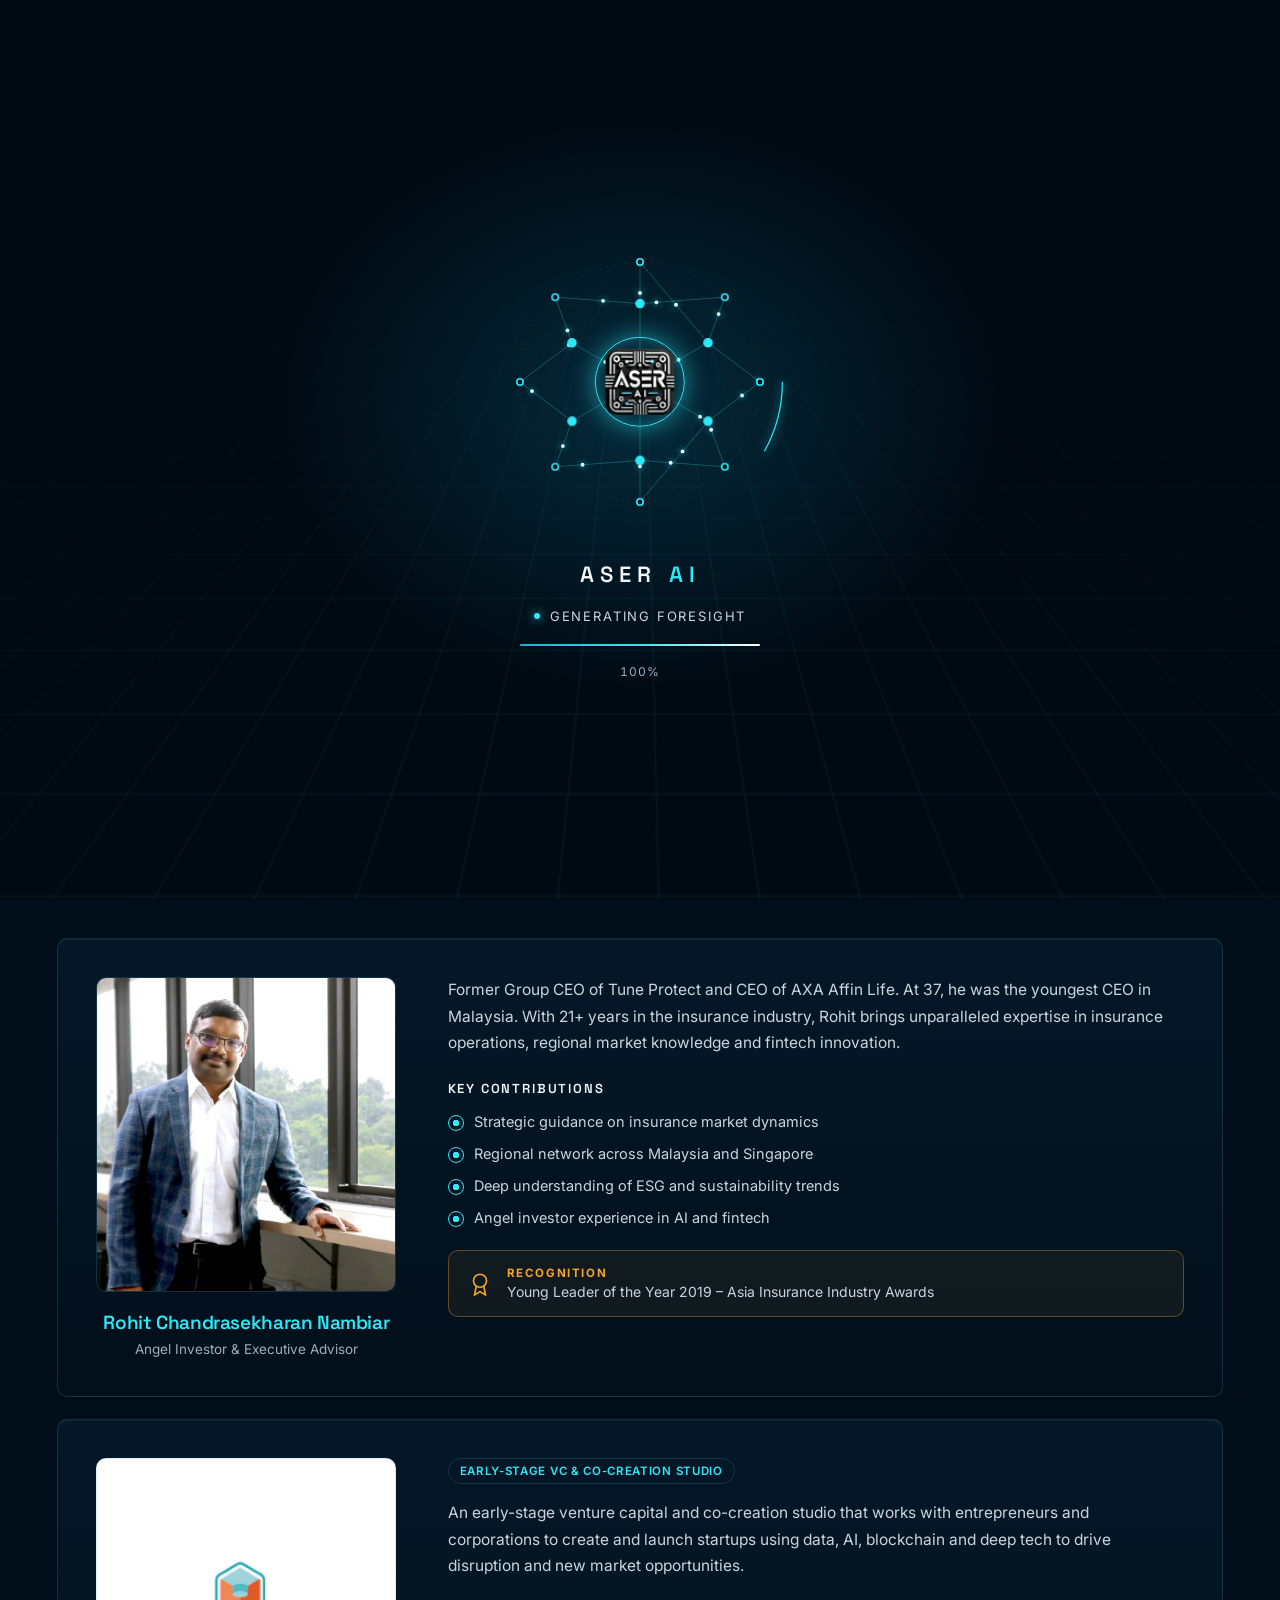
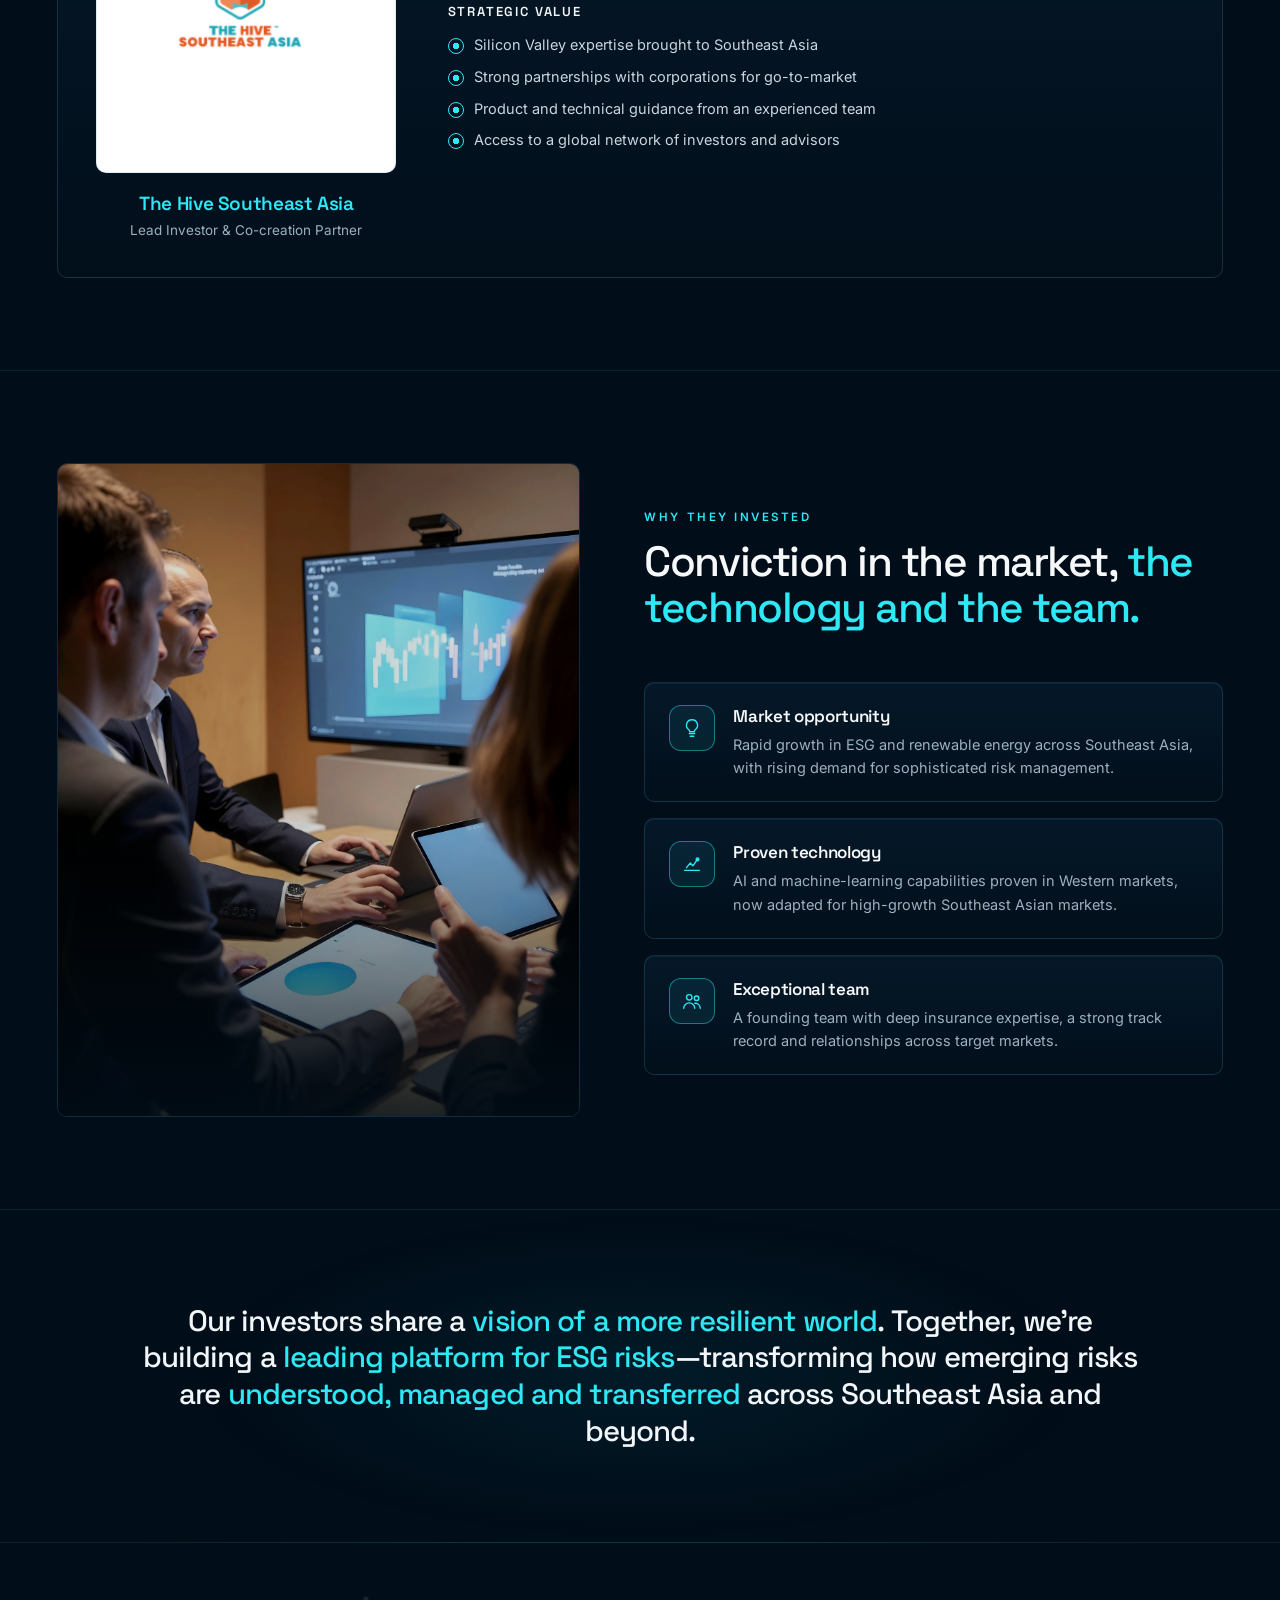
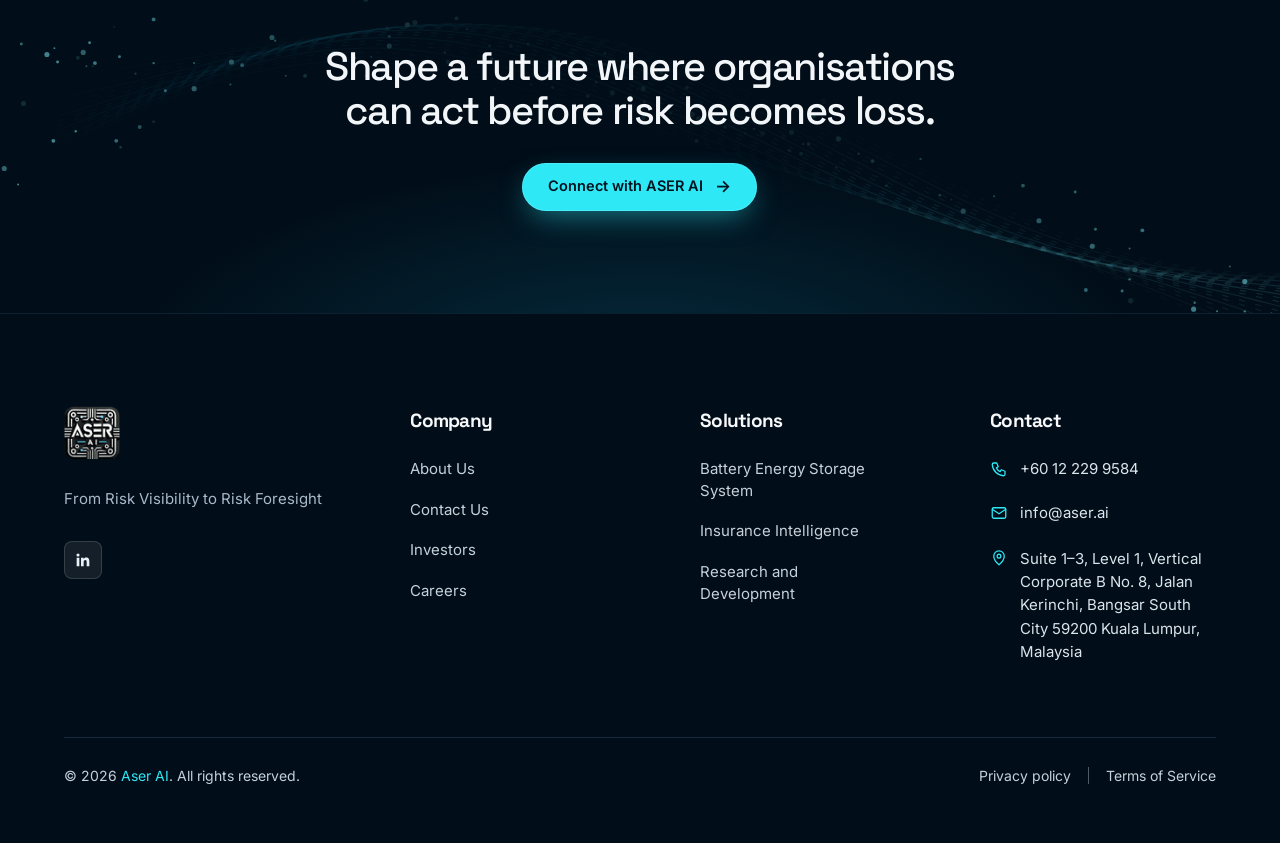
<file: investors.html>
<!DOCTYPE html>
<html lang="en">

<head>
    <meta charset="UTF-8">
    <meta name="viewport" content="width=device-width, initial-scale=1.0">
    <meta name="theme-color" content="#010d18">
    <meta name="description" content="ASER AI is backed by strategic investors who bring expertise, networks and guidance.">
    <title>Investors | ASER AI</title>
    <link rel="preconnect" href="https://fonts.googleapis.com">
    <link rel="preconnect" href="https://fonts.gstatic.com" crossorigin>
    <link href="https://fonts.googleapis.com/css2?family=Inter:wght@300;400;500;600;700&family=Space+Grotesk:wght@400;500;600;700&display=swap" rel="stylesheet">
    <link rel="stylesheet" href="./style/main.css">
    <link rel="stylesheet" href="./style/responsive.css">
    <link rel="stylesheet" href="./style/design-system.css?v=20261120">
</head>

<body class="pg-investors-page">

    <!-- AI LOADER -->
    <script>try{if(sessionStorage.getItem("aserLoaded"))document.documentElement.classList.add("al-skip")}catch(e){}</script>
    <div class="ai-loader" id="aiLoader" role="status" aria-live="polite" aria-label="Loading ASER AI">
        <div class="al-grid" aria-hidden="true"></div>
        <div class="al-core">
            <svg class="al-net" viewBox="0 0 400 400" aria-hidden="true" focusable="false">
                <circle class="al-orbit al-orbit-1" cx="200" cy="200" r="150"/>
                <circle class="al-orbit al-orbit-2" cx="200" cy="200" r="98"/>
                <circle class="al-scan" cx="200" cy="200" r="178"/>
                <g class="al-links"><line x1="350" y1="200" x2="285" y2="249" style="--i:0"/><line x1="350" y1="200" x2="285" y2="151" style="--i:1"/><line x1="306" y1="306" x2="285" y2="249" style="--i:2"/><line x1="306" y1="306" x2="200" y2="298" style="--i:3"/><line x1="200" y1="350" x2="200" y2="298" style="--i:4"/><line x1="200" y1="350" x2="285" y2="249" style="--i:5"/><line x1="94" y1="306" x2="115" y2="249" style="--i:6"/><line x1="94" y1="306" x2="200" y2="298" style="--i:7"/><line x1="50" y1="200" x2="115" y2="249" style="--i:8"/><line x1="50" y1="200" x2="115" y2="151" style="--i:9"/><line x1="94" y1="94" x2="115" y2="151" style="--i:10"/><line x1="94" y1="94" x2="200" y2="102" style="--i:11"/><line x1="200" y1="50" x2="200" y2="102" style="--i:12"/><line x1="200" y1="50" x2="285" y2="151" style="--i:13"/><line x1="306" y1="94" x2="285" y2="151" style="--i:14"/><line x1="306" y1="94" x2="200" y2="102" style="--i:15"/><line x1="285" y1="249" x2="200" y2="200" style="--i:16"/><line x1="200" y1="298" x2="200" y2="200" style="--i:17"/><line x1="115" y1="249" x2="200" y2="200" style="--i:18"/><line x1="115" y1="151" x2="200" y2="200" style="--i:19"/><line x1="200" y1="102" x2="200" y2="200" style="--i:20"/><line x1="285" y1="151" x2="200" y2="200" style="--i:21"/></g>
                <g class="al-pulses"><circle r="2.4"><animateMotion dur="1.40s" begin="0.00s" repeatCount="indefinite" path="M350 200 L 285 249"/></circle><circle r="2.4"><animateMotion dur="1.65s" begin="0.17s" repeatCount="indefinite" path="M350 200 L 285 151"/></circle><circle r="2.4"><animateMotion dur="1.90s" begin="0.34s" repeatCount="indefinite" path="M306 306 L 285 249"/></circle><circle r="2.4"><animateMotion dur="2.15s" begin="0.51s" repeatCount="indefinite" path="M306 306 L 200 298"/></circle><circle r="2.4"><animateMotion dur="1.40s" begin="0.68s" repeatCount="indefinite" path="M200 350 L 200 298"/></circle><circle r="2.4"><animateMotion dur="1.65s" begin="0.85s" repeatCount="indefinite" path="M200 350 L 285 249"/></circle><circle r="2.4"><animateMotion dur="1.90s" begin="1.02s" repeatCount="indefinite" path="M94 306 L 115 249"/></circle><circle r="2.4"><animateMotion dur="2.15s" begin="1.19s" repeatCount="indefinite" path="M94 306 L 200 298"/></circle><circle r="2.4"><animateMotion dur="1.40s" begin="0.16s" repeatCount="indefinite" path="M50 200 L 115 249"/></circle><circle r="2.4"><animateMotion dur="1.65s" begin="0.33s" repeatCount="indefinite" path="M50 200 L 115 151"/></circle><circle r="2.4"><animateMotion dur="1.90s" begin="0.50s" repeatCount="indefinite" path="M94 94 L 115 151"/></circle><circle r="2.4"><animateMotion dur="2.15s" begin="0.67s" repeatCount="indefinite" path="M94 94 L 200 102"/></circle><circle r="2.4"><animateMotion dur="1.40s" begin="0.84s" repeatCount="indefinite" path="M200 50 L 200 102"/></circle><circle r="2.4"><animateMotion dur="1.65s" begin="1.01s" repeatCount="indefinite" path="M200 50 L 285 151"/></circle><circle r="2.4"><animateMotion dur="1.90s" begin="1.18s" repeatCount="indefinite" path="M306 94 L 285 151"/></circle><circle r="2.4"><animateMotion dur="2.15s" begin="0.15s" repeatCount="indefinite" path="M306 94 L 200 102"/></circle><circle r="2.4"><animateMotion dur="1.40s" begin="0.32s" repeatCount="indefinite" path="M285 249 L 200 200"/></circle><circle r="2.4"><animateMotion dur="1.65s" begin="0.49s" repeatCount="indefinite" path="M200 298 L 200 200"/></circle><circle r="2.4"><animateMotion dur="1.90s" begin="0.66s" repeatCount="indefinite" path="M115 249 L 200 200"/></circle><circle r="2.4"><animateMotion dur="2.15s" begin="0.83s" repeatCount="indefinite" path="M115 151 L 200 200"/></circle><circle r="2.4"><animateMotion dur="1.40s" begin="1.00s" repeatCount="indefinite" path="M200 102 L 200 200"/></circle><circle r="2.4"><animateMotion dur="1.65s" begin="1.17s" repeatCount="indefinite" path="M285 151 L 200 200"/></circle></g>
                <g class="al-nodes"><circle class="al-n-out" cx="350" cy="200" r="4" style="--i:0"/><circle class="al-n-out" cx="306" cy="306" r="4" style="--i:1"/><circle class="al-n-out" cx="200" cy="350" r="4" style="--i:2"/><circle class="al-n-out" cx="94" cy="306" r="4" style="--i:3"/><circle class="al-n-out" cx="50" cy="200" r="4" style="--i:4"/><circle class="al-n-out" cx="94" cy="94" r="4" style="--i:5"/><circle class="al-n-out" cx="200" cy="50" r="4" style="--i:6"/><circle class="al-n-out" cx="306" cy="94" r="4" style="--i:7"/><circle class="al-n-in" cx="285" cy="249" r="5" style="--i:8"/><circle class="al-n-in" cx="200" cy="298" r="5" style="--i:9"/><circle class="al-n-in" cx="115" cy="249" r="5" style="--i:10"/><circle class="al-n-in" cx="115" cy="151" r="5" style="--i:11"/><circle class="al-n-in" cx="200" cy="102" r="5" style="--i:12"/><circle class="al-n-in" cx="285" cy="151" r="5" style="--i:13"/></g>
            </svg>
            <div class="al-logo">
                <span class="al-logo-ring"></span>
                <img src="./assets/images/aser-logo.png" alt="" width="64" height="61">
            </div>
        </div>
        <div class="al-brand">ASER <span>AI</span></div>
        <div class="al-status">
            <span class="al-dot"></span>
            <span class="al-text" data-steps="Connecting asset signals|Modelling risk pathways|Generating foresight">Connecting asset signals</span>
        </div>
        <div class="al-bar"><span></span></div>
        <span class="al-pct" aria-hidden="true">0%</span>
    </div>

    <header class="site-header">

        <a href="./index.html" class="logo" aria-label="ASER AI home"><img class="logo-mark" src="./assets/images/aser-logo.png" alt="ASER AI" width="40" height="38"></a>

        <nav class="main-nav" id="mainNavigation" aria-label="Main">

            <a href="./index.html" class="nav-link">Home</a>

            <a href="./platform.html" class="nav-link">Our Platform</a>

            <div class="nav-dropdown">
                <button class="nav-dropdown-toggle" type="button" aria-expanded="false" aria-controls="solutionsMenu">
                    Solutions <span class="nav-chevron" aria-hidden="true"></span>
                </button>
                <div class="nav-dropdown-menu" id="solutionsMenu">
                    <a href="./operational-intelligence.html">Battery Energy Storage Systems</a>
                    <a href="./insurance-intelligence.html">Insurance Intelligence</a>
                    <a href="./research-development.html">Research &amp; Development</a>
                </div>
            </div>

            <div class="nav-dropdown is-current">
                <button class="nav-dropdown-toggle" type="button" aria-expanded="false" aria-controls="companyMenu">
                    Company <span class="nav-chevron" aria-hidden="true"></span>
                </button>
                <div class="nav-dropdown-menu" id="companyMenu">
                    <a href="./about-us.html">The ASER AI Way</a>
                    <a href="./team.html">Our Leadership</a>
                    <a href="./careers.html">Careers</a>
                    <a href="./investors.html" aria-current="page">Investors</a>
                </div>
            </div>

            <a href="./news-media.html" class="nav-link">News &amp; Media</a>

            <a href="./contact.html" class="nav-contact-mobile">Contact us</a>

        </nav>

        <a href="./contact.html" class="nav-contact">Contact us</a>

        <button class="site-menu-toggle" type="button" aria-label="Open navigation" aria-expanded="false" aria-controls="mainNavigation">
            <span></span>
            <span></span>
        </button>

    </header>

    <main class="pg-page">

        <!-- PAGE HERO -->
        <section class="pg-hero has-art">
            <svg class="pg-hero-net" viewBox="0 0 1440 520" preserveAspectRatio="xMidYMid slice" aria-hidden="true" focusable="false">
                <g class="pg-net-waves"><path d="M0 420 C 360 330, 720 500, 1080 400 S 1440 350, 1440 350" style="--i:0"/><path d="M0 429 C 360 344, 720 494, 1080 408 S 1440 360, 1440 360" style="--i:1"/><path d="M0 438 C 360 358, 720 488, 1080 416 S 1440 370, 1440 370" style="--i:2"/><path d="M0 447 C 360 372, 720 482, 1080 424 S 1440 380, 1440 380" style="--i:3"/><path d="M0 456 C 360 386, 720 476, 1080 432 S 1440 390, 1440 390" style="--i:4"/><path d="M0 465 C 360 400, 720 470, 1080 440 S 1440 400, 1440 400" style="--i:5"/><path d="M0 474 C 360 414, 720 464, 1080 448 S 1440 410, 1440 410" style="--i:6"/><path d="M0 483 C 360 428, 720 458, 1080 456 S 1440 420, 1440 420" style="--i:7"/><path d="M0 492 C 360 442, 720 452, 1080 464 S 1440 430, 1440 430" style="--i:8"/></g>
                <g class="pg-net-lines"><line x1="195" y1="297" x2="218" y2="310" style="--i:0"/><line x1="195" y1="297" x2="223" y2="335" style="--i:1"/><line x1="397" y1="254" x2="281" y2="323" style="--i:2"/><line x1="397" y1="254" x2="218" y2="310" style="--i:3"/><line x1="218" y1="310" x2="223" y2="335" style="--i:4"/><line x1="79" y1="275" x2="13" y2="253" style="--i:5"/><line x1="79" y1="275" x2="40" y2="180" style="--i:6"/><line x1="271" y1="405" x2="215" y2="345" style="--i:0"/><line x1="271" y1="405" x2="281" y2="323" style="--i:1"/><line x1="40" y1="180" x2="82" y2="151" style="--i:2"/><line x1="40" y1="180" x2="13" y2="253" style="--i:3"/><line x1="39" y1="412" x2="189" y2="428" style="--i:4"/><line x1="298" y1="59" x2="227" y2="67" style="--i:5"/><line x1="422" y1="484" x2="281" y2="323" style="--i:6"/><line x1="281" y1="323" x2="223" y2="335" style="--i:0"/><line x1="68" y1="47" x2="82" y2="151" style="--i:1"/><line x1="189" y1="428" x2="215" y2="345" style="--i:2"/><line x1="223" y1="335" x2="215" y2="345" style="--i:3"/><line x1="1207" y1="168" x2="1146" y2="146" style="--i:4"/><line x1="1207" y1="168" x2="1134" y2="72" style="--i:5"/><line x1="1439" y1="498" x2="1422" y2="430" style="--i:6"/><line x1="1439" y1="498" x2="1425" y2="389" style="--i:0"/><line x1="1371" y1="366" x2="1425" y2="389" style="--i:1"/><line x1="1371" y1="366" x2="1422" y2="430" style="--i:2"/><line x1="1146" y1="146" x2="1134" y2="72" style="--i:3"/><line x1="1134" y1="72" x2="1053" y2="68" style="--i:4"/><line x1="1340" y1="224" x2="1374" y2="218" style="--i:5"/><line x1="1340" y1="224" x2="1345" y2="164" style="--i:6"/><line x1="1374" y1="218" x2="1401" y2="256" style="--i:0"/><line x1="1422" y1="430" x2="1425" y2="389" style="--i:1"/><line x1="1010" y1="136" x2="1061" y2="153" style="--i:2"/><line x1="1010" y1="136" x2="1047" y2="193" style="--i:3"/><line x1="1401" y1="256" x2="1432" y2="223" style="--i:4"/><line x1="1041" y1="330" x2="1047" y2="193" style="--i:5"/><line x1="1041" y1="330" x2="1061" y2="153" style="--i:6"/><line x1="1047" y1="193" x2="1061" y2="153" style="--i:0"/></g>
                <g class="pg-net-dots"><circle cx="195" cy="297" r="4" style="--i:0"/><circle cx="397" cy="254" r="2.5" style="--i:1"/><circle cx="218" cy="310" r="2.5" style="--i:2"/><circle cx="79" cy="275" r="4" style="--i:3"/><circle cx="271" cy="405" r="2.5" style="--i:4"/><circle cx="40" cy="180" r="2.5" style="--i:5"/><circle cx="39" cy="412" r="4" style="--i:6"/><circle cx="298" cy="59" r="4" style="--i:7"/><circle cx="422" cy="484" r="2" style="--i:8"/><circle cx="281" cy="323" r="4" style="--i:0"/><circle cx="68" cy="47" r="4" style="--i:1"/><circle cx="227" cy="67" r="2.5" style="--i:2"/><circle cx="82" cy="151" r="2" style="--i:3"/><circle cx="13" cy="253" r="3" style="--i:4"/><circle cx="189" cy="428" r="3" style="--i:5"/><circle cx="223" cy="335" r="2" style="--i:6"/><circle cx="215" cy="345" r="2.5" style="--i:7"/><circle cx="1207" cy="168" r="2.5" style="--i:8"/><circle cx="1439" cy="498" r="4" style="--i:0"/><circle cx="1371" cy="366" r="2" style="--i:1"/><circle cx="1146" cy="146" r="2" style="--i:2"/><circle cx="1134" cy="72" r="2.5" style="--i:3"/><circle cx="1340" cy="224" r="2.5" style="--i:4"/><circle cx="1374" cy="218" r="4" style="--i:5"/><circle cx="1422" cy="430" r="3" style="--i:6"/><circle cx="1010" cy="136" r="2" style="--i:7"/><circle cx="1401" cy="256" r="3" style="--i:8"/><circle cx="1432" cy="223" r="3" style="--i:0"/><circle cx="1041" cy="330" r="4" style="--i:1"/><circle cx="1345" cy="164" r="2" style="--i:2"/><circle cx="1047" cy="193" r="2" style="--i:3"/><circle cx="1425" cy="389" r="2" style="--i:4"/><circle cx="1061" cy="153" r="2.5" style="--i:5"/><circle cx="1053" cy="68" r="2.5" style="--i:6"/></g>
            </svg>
            <div class="pg-hero-inner">
                <!-- <nav class="pg-breadcrumb reveal" aria-label="Breadcrumb">
                    <a href="./index.html"><svg viewBox="0 0 24 24" aria-hidden="true"><path d="M3 11 12 3l9 8v10h-6v-6H9v6H3z"/></svg>Home</a>
                    <span aria-hidden="true">›</span>
                    <span aria-current="page">Investors</span>
                </nav> -->
                <span class="pg-eyebrow reveal delay-1">INVESTORS</span>
                <h1 class="reveal delay-1">Backed by partners who <span>bring more than capital.</span></h1>
                <p class="reveal delay-2">Our investors bring expertise, networks and guidance that help ASER AI move faster—from Southeast Asia to global markets.</p>
                <div class="pg-hero-art reveal delay-2">
                <svg viewBox="0 0 520 380" class="ha-svg" aria-hidden="true" focusable="false">
                    <g><line class="ha-gridline" x1="40" y1="80" x2="480" y2="80"/><line class="ha-gridline" x1="40" y1="140" x2="480" y2="140"/><line class="ha-gridline" x1="40" y1="200" x2="480" y2="200"/><line class="ha-gridline" x1="40" y1="260" x2="480" y2="260"/><line class="ha-gridline" x1="40" y1="320" x2="480" y2="320"/></g>
                    <g><rect class="ha-bar" x="54" y="230" width="32" height="90" rx="5" style="--i:0"/><rect class="ha-bar" x="114" y="200" width="32" height="120" rx="5" style="--i:1"/><rect class="ha-bar" x="174" y="215" width="32" height="105" rx="5" style="--i:2"/><rect class="ha-bar" x="234" y="165" width="32" height="155" rx="5" style="--i:3"/><rect class="ha-bar" x="294" y="140" width="32" height="180" rx="5" style="--i:4"/><rect class="ha-bar" x="354" y="105" width="32" height="215" rx="5" style="--i:5"/><rect class="ha-bar" x="414" y="70" width="32" height="250" rx="5" style="--i:6"/></g>
                    <path class="ha-draw ha-trend" d="M 70 206 L 130 176 L 190 191 L 250 141 L 310 116 L 370 81 L 430 46" style="--i:2"/>
                    <path class="ha-arrowhead" d="M418 38 L 446 40 L 440 66"/>
                    <circle class="ha-node ha-pop" cx="70" cy="206" r="5" style="--i:3"/><circle class="ha-node ha-pop" cx="130" cy="176" r="5" style="--i:4"/><circle class="ha-node ha-pop" cx="190" cy="191" r="5" style="--i:5"/><circle class="ha-node ha-pop" cx="250" cy="141" r="5" style="--i:6"/><circle class="ha-node ha-pop" cx="310" cy="116" r="5" style="--i:7"/><circle class="ha-node ha-pop" cx="370" cy="81" r="5" style="--i:8"/><circle class="ha-node ha-pop" cx="430" cy="46" r="5" style="--i:9"/>
                    <circle class="ha-dot" r="4"><animateMotion dur="3s" begin="1.5s" repeatCount="indefinite" path="M 70 206 L 130 176 L 190 191 L 250 141 L 310 116 L 370 81 L 430 46"/></circle>
                    <g class="ha-chip ha-float" transform="translate(52 40)"><rect width="190" height="44" rx="22"/><circle cx="24" cy="22" r="6" class="ha-live"/><text x="40" y="27">Capital &amp; Expertise</text></g>
                </svg>
                </div>
            </div>
        </section>

        <!-- INVESTOR PROFILES -->
        <section class="pg-section">
            <div class="pg-container">
                <div class="pg-heading reveal">
                    <span class="pg-eyebrow">OUR INVESTORS</span>
                    <h2>The people and partners <span>behind our growth.</span></h2>
                </div>

                <div class="pg-investors">

                    <article class="pg-investor reveal">
                        <div class="pg-investor-media">
                            <div class="pg-investor-photo">
                                <img src="./assets/images/team/rohit-nambiar-professional.jpeg" alt="Rohit Chandrasekharan Nambiar" loading="lazy">
                            </div>
                            <h3>Rohit Chandrasekharan Nambiar</h3>
                            <span class="pg-investor-role">Angel Investor &amp; Executive Advisor</span>
                        </div>
                        <div class="pg-investor-body">
                            <p>
                                Former Group CEO of Tune Protect and CEO of AXA Affin Life. At 37, he was the youngest
                                CEO in Malaysia. With 21+ years in the insurance industry, Rohit brings unparalleled
                                expertise in insurance operations, regional market knowledge and fintech innovation.
                            </p>
                            <h4>Key contributions</h4>
                            <ul class="pg-checklist">
                                <li>Strategic guidance on insurance market dynamics</li>
                                <li>Regional network across Malaysia and Singapore</li>
                                <li>Deep understanding of ESG and sustainability trends</li>
                                <li>Angel investor experience in AI and fintech</li>
                            </ul>
                            <div class="pg-badge">
                                <svg viewBox="0 0 24 24" aria-hidden="true"><circle cx="12" cy="9" r="6"/><path d="m8.5 14-1.5 8 5-3 5 3-1.5-8"/></svg>
                                <span><strong>Recognition</strong>Young Leader of the Year 2019 – Asia Insurance Industry Awards</span>
                            </div>
                        </div>
                    </article>

                    <article class="pg-investor reveal">
                        <div class="pg-investor-media">
                            <div class="pg-investor-logo">
                                <img src="./assets/images/logos/11.png" alt="The Hive Southeast Asia" loading="lazy">
                            </div>
                            <h3>The Hive Southeast Asia</h3>
                            <span class="pg-investor-role">Lead Investor &amp; Co-creation Partner</span>
                        </div>
                        <div class="pg-investor-body">
                            <span class="pg-tag">Early-stage VC &amp; co-creation studio</span>
                            <p>
                                An early-stage venture capital and co-creation studio that works with entrepreneurs and
                                corporations to create and launch startups using data, AI, blockchain and deep tech to
                                drive disruption and new market opportunities.
                            </p>
                            <h4>Strategic value</h4>
                            <ul class="pg-checklist">
                                <li>Silicon Valley expertise brought to Southeast Asia</li>
                                <li>Strong partnerships with corporations for go-to-market</li>
                                <li>Product and technical guidance from an experienced team</li>
                                <li>Access to a global network of investors and advisors</li>
                            </ul>
                        </div>
                    </article>

                </div>
            </div>
        </section>

        <!-- WHY THEY INVESTED -->
        <section class="pg-section">
            <div class="pg-container pg-split">
                <div class="pg-split-media reveal">
                    <img src="./assets/images/aboutAser/aserAbout3.jpg" alt="Team reviewing risk analytics on screen and tablet" loading="lazy">
                </div>
                <div class="pg-split-copy">
                    <div class="pg-heading pg-heading-left reveal">
                        <span class="pg-eyebrow">WHY THEY INVESTED</span>
                        <h2>Conviction in the market, <span>the technology and the team.</span></h2>
                    </div>
                    <div class="pg-feature-list">
                        <article class="pg-feature reveal">
                            <div class="pg-icon"><svg viewBox="0 0 24 24" aria-hidden="true"><path d="M9 18h6M10 21h4M12 3a6 6 0 0 0-3.5 10.9c.6.5 1 1.2 1 2.1h5c0-.9.4-1.6 1-2.1A6 6 0 0 0 12 3z"/></svg></div>
                            <div>
                                <h3>Market opportunity</h3>
                                <p>Rapid growth in ESG and renewable energy across Southeast Asia, with rising demand for sophisticated risk management.</p>
                            </div>
                        </article>
                        <article class="pg-feature reveal">
                            <div class="pg-icon"><svg viewBox="0 0 24 24" aria-hidden="true"><path d="M4 19h16M6 16l4-5 3 3 5-7"/><circle cx="18" cy="7" r="1.5"/></svg></div>
                            <div>
                                <h3>Proven technology</h3>
                                <p>AI and machine-learning capabilities proven in Western markets, now adapted for high-growth Southeast Asian markets.</p>
                            </div>
                        </article>
                        <article class="pg-feature reveal">
                            <div class="pg-icon"><svg viewBox="0 0 24 24" aria-hidden="true"><circle cx="9" cy="8" r="3"/><circle cx="17" cy="9" r="2.5"/><path d="M3 20c0-3.3 2.7-6 6-6s6 2.7 6 6M15 14.5c3 0 6 1.8 6 5.5"/></svg></div>
                            <div>
                                <h3>Exceptional team</h3>
                                <p>A founding team with deep insurance expertise, a strong track record and relationships across target markets.</p>
                            </div>
                        </article>
                    </div>
                </div>
            </div>
        </section>

        <!-- VISION STATEMENT -->
        <section class="pg-section pg-statement-section">
            <div class="pg-container">
                <p class="pg-statement pg-statement-sm" data-words>
                    Our investors share a <mark>vision of a more resilient world</mark>. Together, we're building a
                    <mark>leading platform for ESG risks</mark>—transforming how emerging risks are
                    <mark>understood, managed and transferred</mark> across Southeast Asia and beyond.
                </p>
            </div>
        </section>


        <!-- CLOSING CTA -->
        <section class="ds-cta-band" aria-labelledby="investorCtaTitle">
            <div class="ds-cta-band-bg" aria-hidden="true"><img class="ds-flow" src="./assets/images/flow-wave.svg" alt="" aria-hidden="true"></div>
            <div class="ds-cta-band-inner reveal">
                <h2 id="investorCtaTitle">Shape a future where organisations<br>can act before risk becomes loss.</h2>
                <a href="./contact.html" class="hero-button ds-button">Connect with ASER AI <span>→</span></a>
            </div>
        </section>

    </main>

    <footer class="aser-footer">
        <div class="aser-footer-inner">

            <div class="aser-footer-main">

                <!-- BRAND -->
                <div class="aser-footer-brand">
                    <div class="aser-footer-logo-wrap">
                        <img class="aser-footer-logo-img" src="./assets/images/aser-logo.png" alt="ASER AI" width="48" height="46">
                    </div>

                    <p class="aser-footer-tagline">From Risk Visibility to Risk Foresight</p>

                    <a href="https://www.linkedin.com/company/aser-ai/" class="aser-footer-social" aria-label="ASER AI on LinkedIn" target="_blank" rel="noopener"><svg viewBox="0 0 24 24" aria-hidden="true"><path d="M20.45 20.45h-3.56v-5.57c0-1.33-.02-3.04-1.85-3.04-1.85 0-2.14 1.45-2.14 2.94v5.67H9.35V9h3.41v1.56h.05c.48-.9 1.64-1.85 3.37-1.85 3.6 0 4.27 2.37 4.27 5.46v6.28zM5.34 7.43a2.06 2.06 0 1 1 0-4.13 2.06 2.06 0 0 1 0 4.13zM7.12 20.45H3.56V9h3.56v11.45z"/></svg></a>
                </div>

                <!-- COMPANY -->
                <div class="aser-footer-col">
                    <h3>Company</h3>
                    <ul>
                        <li><a href="./about-us.html">About Us</a></li>
                        <li><a href="./contact.html">Contact Us</a></li>
                        <li><a href="./investors.html">Investors</a></li>
                        <li><a href="./careers.html">Careers</a></li>
                    </ul>
                </div>

                <!-- SOLUTIONS -->
                <div class="aser-footer-col aser-footer-solutions">
                    <h3>Solutions</h3>
                    <ul>
                        <li><a href="./operational-intelligence.html">Battery Energy Storage<br>System</a></li>
                        <li><a href="./insurance-intelligence.html">Insurance Intelligence</a></li>
                        <li><a href="./research-development.html">Research and<br>Development</a></li>
                    </ul>
                </div>

                <!-- CONTACT -->
                <div class="aser-footer-col aser-footer-contact-col">
                    <h3>Contact</h3>
                    <ul class="aser-footer-contact-list">
                        <li>
                            <a href="tel:+60122299584" class="aser-footer-contact-link">
                                <span class="aser-footer-contact-icon"><svg viewBox="0 0 24 24" aria-hidden="true"><path d="M5 4h4l2 5-2.5 1.5a11 11 0 0 0 5 5L15 13l5 2v4a2 2 0 0 1-2 2A16 16 0 0 1 3 6a2 2 0 0 1 2-2"/></svg></span>
                                <span class="aser-footer-contact-text">+60 12 229 9584</span>
                            </a>
                        </li>
                        <li>
                            <a href="mailto:info@aser.ai" class="aser-footer-contact-link">
                                <span class="aser-footer-contact-icon"><svg viewBox="0 0 24 24" aria-hidden="true"><rect x="3" y="5" width="18" height="14" rx="2"/><path d="m3 7 9 6 9-6"/></svg></span>
                                <span class="aser-footer-contact-text">info@aser.ai</span>
                            </a>
                        </li>
                        <li>
                            <div class="aser-footer-contact-link">
                                <span class="aser-footer-contact-icon"><svg viewBox="0 0 24 24" aria-hidden="true"><path d="M12 21s7-6.2 7-11.5A7 7 0 0 0 5 9.5C5 14.8 12 21 12 21z"/><circle cx="12" cy="9.5" r="2.5"/></svg></span>
                                <span class="aser-footer-address">
                                    Suite 1–3, Level 1, Vertical<br>
                                    Corporate B No. 8, Jalan<br>
                                    Kerinchi, Bangsar South<br>
                                    City 59200 Kuala Lumpur,<br>
                                    Malaysia
                                </span>
                            </div>
                        </li>
                    </ul>
                </div>

            </div>

            <!-- BOTTOM BAR -->
            <div class="aser-footer-bottom">
                <p class="aser-footer-bottom-copy">
                    © 2026 <span>Aser AI</span>. All rights reserved.
                </p>

                <div class="aser-footer-legal">
                    <a href="./privacy-policy.html">Privacy policy</a>
                    <span class="aser-footer-legal-divider"></span>
                    <a href="./terms.html">Terms of Service</a>
                </div>
            </div>

        </div>
    </footer>

    <script src="./script/main.js?v=20261120" defer></script>
</body>

</html>
</file>
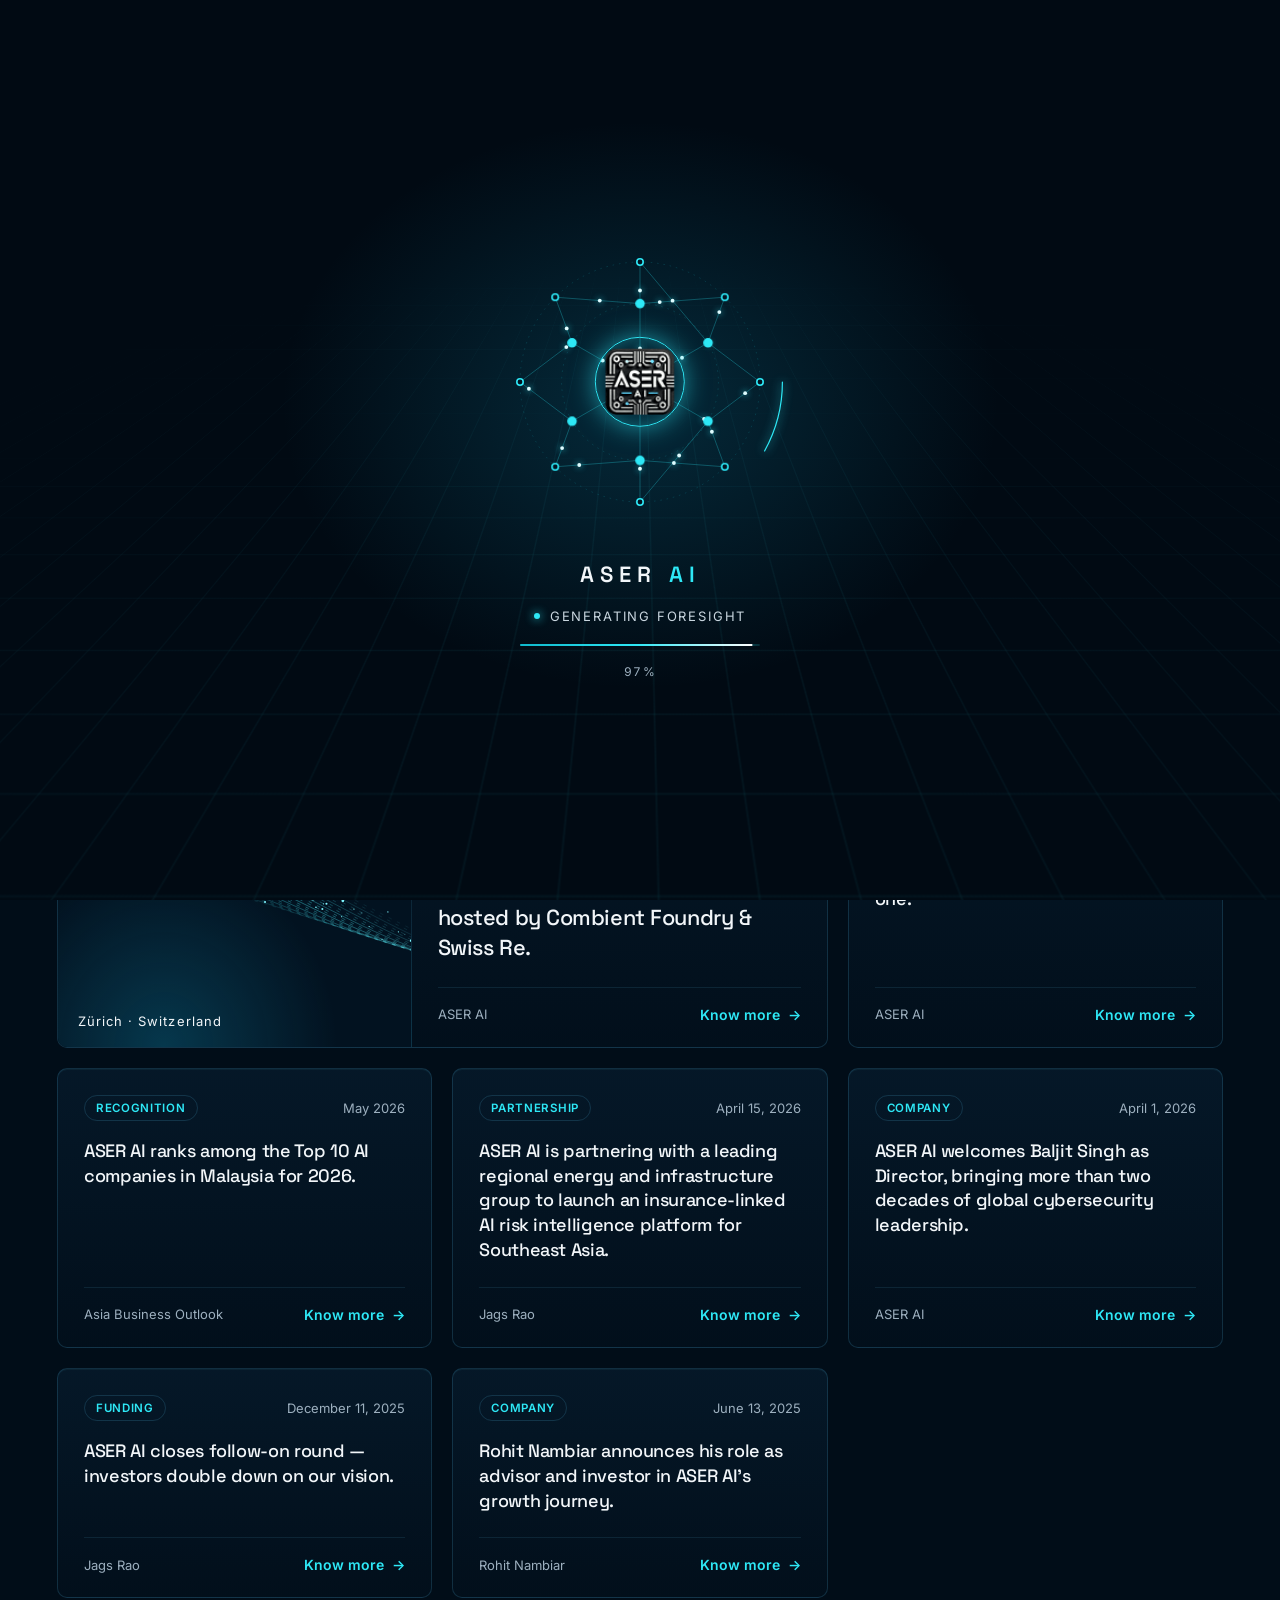
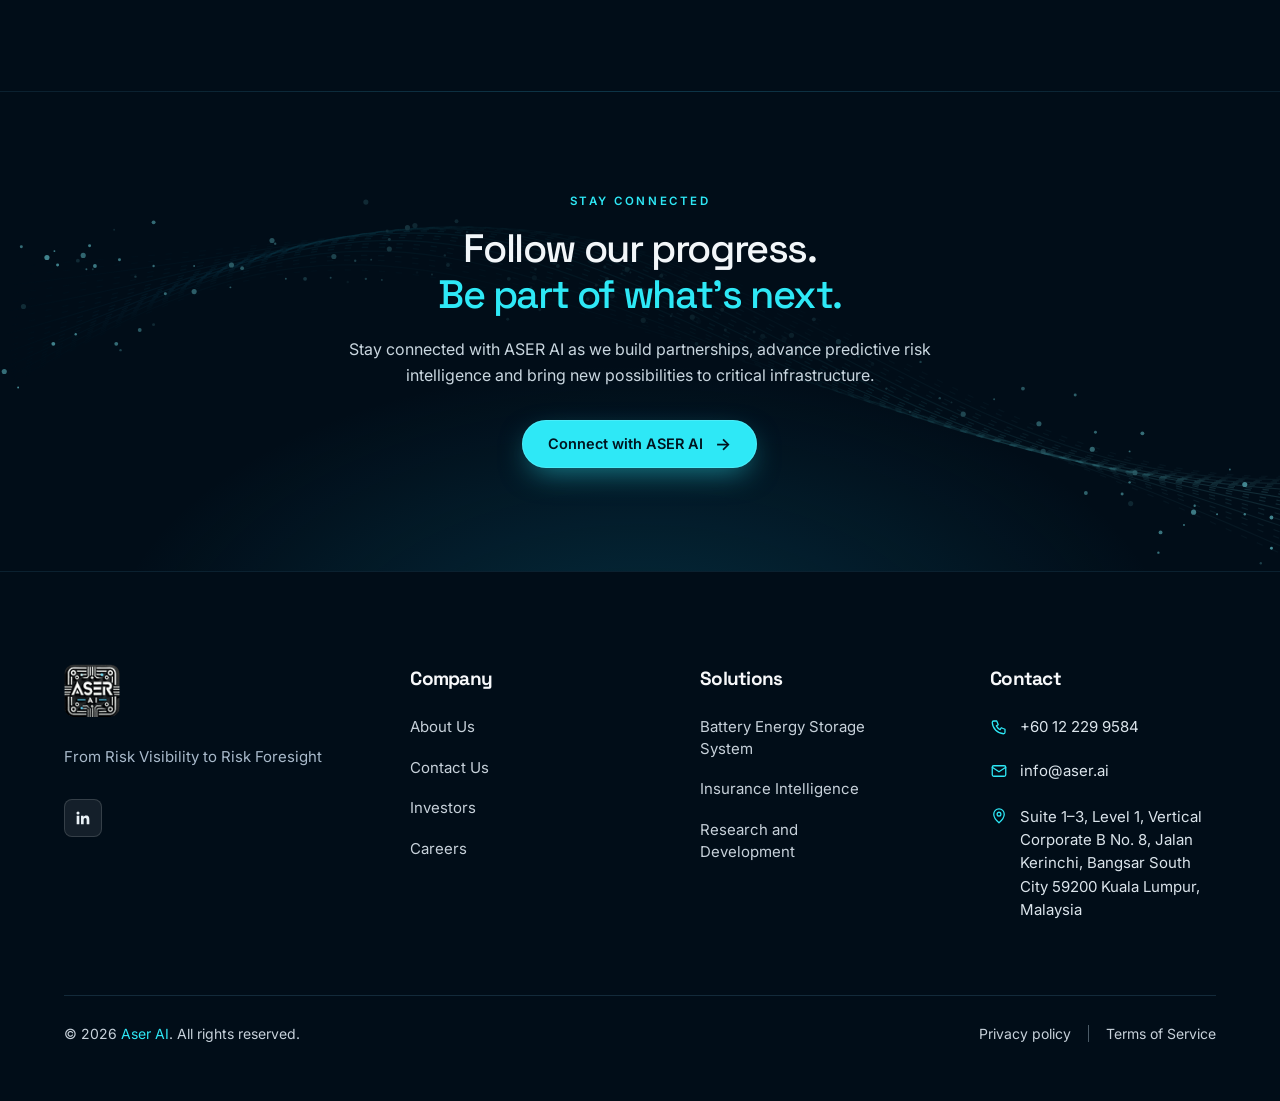
<file: news-media.html>
<!DOCTYPE html>
<html lang="en">

<head>
    <meta charset="UTF-8">
    <meta name="viewport" content="width=device-width, initial-scale=1.0">
    <meta name="theme-color" content="#010d18">
    <meta name="description" content="Latest news, partnerships, events and milestones from ASER AI.">
    <title>News &amp; Media | ASER AI</title>
    <link rel="preconnect" href="https://fonts.googleapis.com">
    <link rel="preconnect" href="https://fonts.gstatic.com" crossorigin>
    <link
        href="https://fonts.googleapis.com/css2?family=Inter:wght@300;400;500;600;700&family=Space+Grotesk:wght@400;500;600;700&display=swap"
        rel="stylesheet">
    <link rel="stylesheet" href="./style/main.css">
    <link rel="stylesheet" href="./style/responsive.css">
    <link rel="stylesheet" href="./style/design-system.css?v=20261120">
    <style>
        section.pg-hero.has-art {
            padding-bottom: 0 !important;
            padding-top: 70px !important;
        }
    </style>
</head>

<body class="pg-news-page">

    <!-- AI LOADER -->
    <script>try { if (sessionStorage.getItem("aserLoaded")) document.documentElement.classList.add("al-skip") } catch (e) { }</script>
    <div class="ai-loader" id="aiLoader" role="status" aria-live="polite" aria-label="Loading ASER AI">
        <div class="al-grid" aria-hidden="true"></div>
        <div class="al-core">
            <svg class="al-net" viewBox="0 0 400 400" aria-hidden="true" focusable="false">
                <circle class="al-orbit al-orbit-1" cx="200" cy="200" r="150" />
                <circle class="al-orbit al-orbit-2" cx="200" cy="200" r="98" />
                <circle class="al-scan" cx="200" cy="200" r="178" />
                <g class="al-links">
                    <line x1="350" y1="200" x2="285" y2="249" style="--i:0" />
                    <line x1="350" y1="200" x2="285" y2="151" style="--i:1" />
                    <line x1="306" y1="306" x2="285" y2="249" style="--i:2" />
                    <line x1="306" y1="306" x2="200" y2="298" style="--i:3" />
                    <line x1="200" y1="350" x2="200" y2="298" style="--i:4" />
                    <line x1="200" y1="350" x2="285" y2="249" style="--i:5" />
                    <line x1="94" y1="306" x2="115" y2="249" style="--i:6" />
                    <line x1="94" y1="306" x2="200" y2="298" style="--i:7" />
                    <line x1="50" y1="200" x2="115" y2="249" style="--i:8" />
                    <line x1="50" y1="200" x2="115" y2="151" style="--i:9" />
                    <line x1="94" y1="94" x2="115" y2="151" style="--i:10" />
                    <line x1="94" y1="94" x2="200" y2="102" style="--i:11" />
                    <line x1="200" y1="50" x2="200" y2="102" style="--i:12" />
                    <line x1="200" y1="50" x2="285" y2="151" style="--i:13" />
                    <line x1="306" y1="94" x2="285" y2="151" style="--i:14" />
                    <line x1="306" y1="94" x2="200" y2="102" style="--i:15" />
                    <line x1="285" y1="249" x2="200" y2="200" style="--i:16" />
                    <line x1="200" y1="298" x2="200" y2="200" style="--i:17" />
                    <line x1="115" y1="249" x2="200" y2="200" style="--i:18" />
                    <line x1="115" y1="151" x2="200" y2="200" style="--i:19" />
                    <line x1="200" y1="102" x2="200" y2="200" style="--i:20" />
                    <line x1="285" y1="151" x2="200" y2="200" style="--i:21" />
                </g>
                <g class="al-pulses">
                    <circle r="2.4">
                        <animateMotion dur="1.40s" begin="0.00s" repeatCount="indefinite" path="M350 200 L 285 249" />
                    </circle>
                    <circle r="2.4">
                        <animateMotion dur="1.65s" begin="0.17s" repeatCount="indefinite" path="M350 200 L 285 151" />
                    </circle>
                    <circle r="2.4">
                        <animateMotion dur="1.90s" begin="0.34s" repeatCount="indefinite" path="M306 306 L 285 249" />
                    </circle>
                    <circle r="2.4">
                        <animateMotion dur="2.15s" begin="0.51s" repeatCount="indefinite" path="M306 306 L 200 298" />
                    </circle>
                    <circle r="2.4">
                        <animateMotion dur="1.40s" begin="0.68s" repeatCount="indefinite" path="M200 350 L 200 298" />
                    </circle>
                    <circle r="2.4">
                        <animateMotion dur="1.65s" begin="0.85s" repeatCount="indefinite" path="M200 350 L 285 249" />
                    </circle>
                    <circle r="2.4">
                        <animateMotion dur="1.90s" begin="1.02s" repeatCount="indefinite" path="M94 306 L 115 249" />
                    </circle>
                    <circle r="2.4">
                        <animateMotion dur="2.15s" begin="1.19s" repeatCount="indefinite" path="M94 306 L 200 298" />
                    </circle>
                    <circle r="2.4">
                        <animateMotion dur="1.40s" begin="0.16s" repeatCount="indefinite" path="M50 200 L 115 249" />
                    </circle>
                    <circle r="2.4">
                        <animateMotion dur="1.65s" begin="0.33s" repeatCount="indefinite" path="M50 200 L 115 151" />
                    </circle>
                    <circle r="2.4">
                        <animateMotion dur="1.90s" begin="0.50s" repeatCount="indefinite" path="M94 94 L 115 151" />
                    </circle>
                    <circle r="2.4">
                        <animateMotion dur="2.15s" begin="0.67s" repeatCount="indefinite" path="M94 94 L 200 102" />
                    </circle>
                    <circle r="2.4">
                        <animateMotion dur="1.40s" begin="0.84s" repeatCount="indefinite" path="M200 50 L 200 102" />
                    </circle>
                    <circle r="2.4">
                        <animateMotion dur="1.65s" begin="1.01s" repeatCount="indefinite" path="M200 50 L 285 151" />
                    </circle>
                    <circle r="2.4">
                        <animateMotion dur="1.90s" begin="1.18s" repeatCount="indefinite" path="M306 94 L 285 151" />
                    </circle>
                    <circle r="2.4">
                        <animateMotion dur="2.15s" begin="0.15s" repeatCount="indefinite" path="M306 94 L 200 102" />
                    </circle>
                    <circle r="2.4">
                        <animateMotion dur="1.40s" begin="0.32s" repeatCount="indefinite" path="M285 249 L 200 200" />
                    </circle>
                    <circle r="2.4">
                        <animateMotion dur="1.65s" begin="0.49s" repeatCount="indefinite" path="M200 298 L 200 200" />
                    </circle>
                    <circle r="2.4">
                        <animateMotion dur="1.90s" begin="0.66s" repeatCount="indefinite" path="M115 249 L 200 200" />
                    </circle>
                    <circle r="2.4">
                        <animateMotion dur="2.15s" begin="0.83s" repeatCount="indefinite" path="M115 151 L 200 200" />
                    </circle>
                    <circle r="2.4">
                        <animateMotion dur="1.40s" begin="1.00s" repeatCount="indefinite" path="M200 102 L 200 200" />
                    </circle>
                    <circle r="2.4">
                        <animateMotion dur="1.65s" begin="1.17s" repeatCount="indefinite" path="M285 151 L 200 200" />
                    </circle>
                </g>
                <g class="al-nodes">
                    <circle class="al-n-out" cx="350" cy="200" r="4" style="--i:0" />
                    <circle class="al-n-out" cx="306" cy="306" r="4" style="--i:1" />
                    <circle class="al-n-out" cx="200" cy="350" r="4" style="--i:2" />
                    <circle class="al-n-out" cx="94" cy="306" r="4" style="--i:3" />
                    <circle class="al-n-out" cx="50" cy="200" r="4" style="--i:4" />
                    <circle class="al-n-out" cx="94" cy="94" r="4" style="--i:5" />
                    <circle class="al-n-out" cx="200" cy="50" r="4" style="--i:6" />
                    <circle class="al-n-out" cx="306" cy="94" r="4" style="--i:7" />
                    <circle class="al-n-in" cx="285" cy="249" r="5" style="--i:8" />
                    <circle class="al-n-in" cx="200" cy="298" r="5" style="--i:9" />
                    <circle class="al-n-in" cx="115" cy="249" r="5" style="--i:10" />
                    <circle class="al-n-in" cx="115" cy="151" r="5" style="--i:11" />
                    <circle class="al-n-in" cx="200" cy="102" r="5" style="--i:12" />
                    <circle class="al-n-in" cx="285" cy="151" r="5" style="--i:13" />
                </g>
            </svg>
            <div class="al-logo">
                <span class="al-logo-ring"></span>
                <img src="./assets/images/aser-logo.png" alt="" width="64" height="61">
            </div>
        </div>
        <div class="al-brand">ASER <span>AI</span></div>
        <div class="al-status">
            <span class="al-dot"></span>
            <span class="al-text"
                data-steps="Connecting asset signals|Modelling risk pathways|Generating foresight">Connecting asset
                signals</span>
        </div>
        <div class="al-bar"><span></span></div>
        <span class="al-pct" aria-hidden="true">0%</span>
    </div>

    <header class="site-header">

        <a href="./index.html" class="logo" aria-label="ASER AI home"><img class="logo-mark" src="./assets/images/aser-logo.png" alt="ASER AI" width="40" height="38"></a>

        <nav class="main-nav" id="mainNavigation" aria-label="Main">

            <a href="./index.html" class="nav-link">Home</a>

            <a href="./platform.html" class="nav-link">Our Platform</a>

            <div class="nav-dropdown">
                <button class="nav-dropdown-toggle" type="button" aria-expanded="false" aria-controls="solutionsMenu">
                    Solutions <span class="nav-chevron" aria-hidden="true"></span>
                </button>
                <div class="nav-dropdown-menu" id="solutionsMenu">
                    <a href="./operational-intelligence.html">Battery Energy Storage Systems</a>
                    <a href="./insurance-intelligence.html">Insurance Intelligence</a>
                    <a href="./research-development.html">Research &amp; Development</a>
                </div>
            </div>

            <div class="nav-dropdown">
                <button class="nav-dropdown-toggle" type="button" aria-expanded="false" aria-controls="companyMenu">
                    Company <span class="nav-chevron" aria-hidden="true"></span>
                </button>
                <div class="nav-dropdown-menu" id="companyMenu">
                    <a href="./about-us.html">The ASER AI Way</a>
                    <a href="./team.html">Our Leadership</a>
                    <a href="./careers.html">Careers</a>
                    <a href="./investors.html">Investors</a>
                </div>
            </div>

            <a href="./news-media.html" class="nav-link active" aria-current="page">News &amp; Media</a>

            <a href="./contact.html" class="nav-contact-mobile">Contact us</a>

        </nav>

        <a href="./contact.html" class="nav-contact">Contact us</a>

        <button class="site-menu-toggle" type="button" aria-label="Open navigation" aria-expanded="false"
            aria-controls="mainNavigation">
            <span></span>
            <span></span>
        </button>

    </header>

    <main class="pg-page">

        <!-- PAGE HERO -->
        <section class="pg-hero has-art">
            <svg class="pg-hero-net" viewBox="0 0 1440 520" preserveAspectRatio="xMidYMid slice" aria-hidden="true"
                focusable="false">
                <g class="pg-net-waves">
                    <path d="M0 420 C 360 330, 720 500, 1080 400 S 1440 350, 1440 350" style="--i:0" />
                    <path d="M0 429 C 360 344, 720 494, 1080 408 S 1440 360, 1440 360" style="--i:1" />
                    <path d="M0 438 C 360 358, 720 488, 1080 416 S 1440 370, 1440 370" style="--i:2" />
                    <path d="M0 447 C 360 372, 720 482, 1080 424 S 1440 380, 1440 380" style="--i:3" />
                    <path d="M0 456 C 360 386, 720 476, 1080 432 S 1440 390, 1440 390" style="--i:4" />
                    <path d="M0 465 C 360 400, 720 470, 1080 440 S 1440 400, 1440 400" style="--i:5" />
                    <path d="M0 474 C 360 414, 720 464, 1080 448 S 1440 410, 1440 410" style="--i:6" />
                    <path d="M0 483 C 360 428, 720 458, 1080 456 S 1440 420, 1440 420" style="--i:7" />
                    <path d="M0 492 C 360 442, 720 452, 1080 464 S 1440 430, 1440 430" style="--i:8" />
                </g>
                <g class="pg-net-lines">
                    <line x1="195" y1="297" x2="218" y2="310" style="--i:0" />
                    <line x1="195" y1="297" x2="223" y2="335" style="--i:1" />
                    <line x1="397" y1="254" x2="281" y2="323" style="--i:2" />
                    <line x1="397" y1="254" x2="218" y2="310" style="--i:3" />
                    <line x1="218" y1="310" x2="223" y2="335" style="--i:4" />
                    <line x1="79" y1="275" x2="13" y2="253" style="--i:5" />
                    <line x1="79" y1="275" x2="40" y2="180" style="--i:6" />
                    <line x1="271" y1="405" x2="215" y2="345" style="--i:0" />
                    <line x1="271" y1="405" x2="281" y2="323" style="--i:1" />
                    <line x1="40" y1="180" x2="82" y2="151" style="--i:2" />
                    <line x1="40" y1="180" x2="13" y2="253" style="--i:3" />
                    <line x1="39" y1="412" x2="189" y2="428" style="--i:4" />
                    <line x1="298" y1="59" x2="227" y2="67" style="--i:5" />
                    <line x1="422" y1="484" x2="281" y2="323" style="--i:6" />
                    <line x1="281" y1="323" x2="223" y2="335" style="--i:0" />
                    <line x1="68" y1="47" x2="82" y2="151" style="--i:1" />
                    <line x1="189" y1="428" x2="215" y2="345" style="--i:2" />
                    <line x1="223" y1="335" x2="215" y2="345" style="--i:3" />
                    <line x1="1207" y1="168" x2="1146" y2="146" style="--i:4" />
                    <line x1="1207" y1="168" x2="1134" y2="72" style="--i:5" />
                    <line x1="1439" y1="498" x2="1422" y2="430" style="--i:6" />
                    <line x1="1439" y1="498" x2="1425" y2="389" style="--i:0" />
                    <line x1="1371" y1="366" x2="1425" y2="389" style="--i:1" />
                    <line x1="1371" y1="366" x2="1422" y2="430" style="--i:2" />
                    <line x1="1146" y1="146" x2="1134" y2="72" style="--i:3" />
                    <line x1="1134" y1="72" x2="1053" y2="68" style="--i:4" />
                    <line x1="1340" y1="224" x2="1374" y2="218" style="--i:5" />
                    <line x1="1340" y1="224" x2="1345" y2="164" style="--i:6" />
                    <line x1="1374" y1="218" x2="1401" y2="256" style="--i:0" />
                    <line x1="1422" y1="430" x2="1425" y2="389" style="--i:1" />
                    <line x1="1010" y1="136" x2="1061" y2="153" style="--i:2" />
                    <line x1="1010" y1="136" x2="1047" y2="193" style="--i:3" />
                    <line x1="1401" y1="256" x2="1432" y2="223" style="--i:4" />
                    <line x1="1041" y1="330" x2="1047" y2="193" style="--i:5" />
                    <line x1="1041" y1="330" x2="1061" y2="153" style="--i:6" />
                    <line x1="1047" y1="193" x2="1061" y2="153" style="--i:0" />
                </g>
                <g class="pg-net-dots">
                    <circle cx="195" cy="297" r="4" style="--i:0" />
                    <circle cx="397" cy="254" r="2.5" style="--i:1" />
                    <circle cx="218" cy="310" r="2.5" style="--i:2" />
                    <circle cx="79" cy="275" r="4" style="--i:3" />
                    <circle cx="271" cy="405" r="2.5" style="--i:4" />
                    <circle cx="40" cy="180" r="2.5" style="--i:5" />
                    <circle cx="39" cy="412" r="4" style="--i:6" />
                    <circle cx="298" cy="59" r="4" style="--i:7" />
                    <circle cx="422" cy="484" r="2" style="--i:8" />
                    <circle cx="281" cy="323" r="4" style="--i:0" />
                    <circle cx="68" cy="47" r="4" style="--i:1" />
                    <circle cx="227" cy="67" r="2.5" style="--i:2" />
                    <circle cx="82" cy="151" r="2" style="--i:3" />
                    <circle cx="13" cy="253" r="3" style="--i:4" />
                    <circle cx="189" cy="428" r="3" style="--i:5" />
                    <circle cx="223" cy="335" r="2" style="--i:6" />
                    <circle cx="215" cy="345" r="2.5" style="--i:7" />
                    <circle cx="1207" cy="168" r="2.5" style="--i:8" />
                    <circle cx="1439" cy="498" r="4" style="--i:0" />
                    <circle cx="1371" cy="366" r="2" style="--i:1" />
                    <circle cx="1146" cy="146" r="2" style="--i:2" />
                    <circle cx="1134" cy="72" r="2.5" style="--i:3" />
                    <circle cx="1340" cy="224" r="2.5" style="--i:4" />
                    <circle cx="1374" cy="218" r="4" style="--i:5" />
                    <circle cx="1422" cy="430" r="3" style="--i:6" />
                    <circle cx="1010" cy="136" r="2" style="--i:7" />
                    <circle cx="1401" cy="256" r="3" style="--i:8" />
                    <circle cx="1432" cy="223" r="3" style="--i:0" />
                    <circle cx="1041" cy="330" r="4" style="--i:1" />
                    <circle cx="1345" cy="164" r="2" style="--i:2" />
                    <circle cx="1047" cy="193" r="2" style="--i:3" />
                    <circle cx="1425" cy="389" r="2" style="--i:4" />
                    <circle cx="1061" cy="153" r="2.5" style="--i:5" />
                    <circle cx="1053" cy="68" r="2.5" style="--i:6" />
                </g>
            </svg>
            <div class="pg-hero-inner">
                <div>
                    <span class="pg-eyebrow reveal delay-1">NEWS &amp; MEDIA</span>
                    <h1 class="reveal delay-1">Stories from <span>our work</span></h1>
                    <p class="reveal delay-2">Partnerships, industry events, recognition and company milestones from
                        across the ASER AI journey.</p>
                </div>
                <div class="pg-hero-art reveal delay-2">
                    <svg viewBox="0 0 520 380" class="ha-svg" aria-hidden="true" focusable="false">
                        <circle class="ha-wave" cx="120" cy="190" r="30" style="--i:0" />
                        <circle class="ha-wave" cx="120" cy="190" r="30" style="--i:1" />
                        <circle class="ha-wave" cx="120" cy="190" r="30" style="--i:2" />
                        <circle class="ha-wave" cx="120" cy="190" r="30" style="--i:3" />
                        <path class="ha-draw ha-faint" d="M150 190 C 200 190, 200 107, 250 107" style="--i:0" />
                        <path class="ha-draw ha-faint" d="M150 190 C 200 190, 200 202, 250 202" style="--i:1" />
                        <path class="ha-draw ha-faint" d="M150 190 C 200 190, 200 297, 250 297" style="--i:2" />
                        <circle class="ha-dot" r="3">
                            <animateMotion dur="2s" begin="0.0s" repeatCount="indefinite"
                                path="M150 190 C 200 190, 200 107, 250 107" />
                        </circle>
                        <circle class="ha-dot" r="3">
                            <animateMotion dur="2s" begin="0.6s" repeatCount="indefinite"
                                path="M150 190 C 200 190, 200 202, 250 202" />
                        </circle>
                        <circle class="ha-dot" r="3">
                            <animateMotion dur="2s" begin="1.2s" repeatCount="indefinite"
                                path="M150 190 C 200 190, 200 297, 250 297" />
                        </circle>
                        <circle class="ha-core-glow" cx="120" cy="190" r="40" />
                        <circle class="ha-core" cx="120" cy="190" r="32" />
                        <path class="ha-icon" d="M106 202v-24l26-10v44l-26-10zM100 182h6v16h-6z" />
                        <g class="ha-card ha-slide" style="--i:0" transform="translate(250 70)">
                            <rect width="240" height="74" rx="10" />
                            <rect class="ha-tag" x="16" y="14" width="56" height="12" rx="6" />
                            <rect class="ha-txt" x="16" y="36" width="180" height="7" rx="3.5" />
                            <rect class="ha-txt ha-txt2" x="16" y="51" width="120" height="7" rx="3.5" />
                            <circle class="ha-live" cx="220" cy="20" r="4" />
                        </g>
                        <g class="ha-card ha-slide" style="--i:1" transform="translate(250 165)">
                            <rect width="240" height="74" rx="10" />
                            <rect class="ha-tag" x="16" y="14" width="56" height="12" rx="6" />
                            <rect class="ha-txt" x="16" y="36" width="220" height="7" rx="3.5" />
                            <rect class="ha-txt ha-txt2" x="16" y="51" width="160" height="7" rx="3.5" />
                            <circle class="ha-live" cx="220" cy="20" r="4" />
                        </g>
                        <g class="ha-card ha-slide" style="--i:2" transform="translate(250 260)">
                            <rect width="240" height="74" rx="10" />
                            <rect class="ha-tag" x="16" y="14" width="56" height="12" rx="6" />
                            <rect class="ha-txt" x="16" y="36" width="160" height="7" rx="3.5" />
                            <rect class="ha-txt ha-txt2" x="16" y="51" width="100" height="7" rx="3.5" />
                            <circle class="ha-live" cx="220" cy="20" r="4" />
                        </g>
                    </svg>
                </div>
            </div>
        </section>

        <!-- NEWS GRID -->
        <section class="pg-section pg-news-section">
            <div class="pg-container">
                <div class="pg-news-toolbar reveal">
                    <div class="pg-heading pg-heading-left">
                        <span class="pg-eyebrow">LATEST NEWS</span>
                        <h2>Milestones <span>and moments.</span></h2>
                    </div>
                    <div class="pg-filters" role="group" aria-label="Filter news by category"><button type="button"
                            class="pg-filter is-active" data-filter="all" aria-pressed="true">All</button><button
                            type="button" class="pg-filter" data-filter="partnerships"
                            aria-pressed="false">Partnerships</button><button type="button" class="pg-filter"
                            data-filter="events" aria-pressed="false">Events</button><button type="button"
                            class="pg-filter" data-filter="recognition" aria-pressed="false">Recognition</button><button
                            type="button" class="pg-filter" data-filter="company" aria-pressed="false">Company</button>
                    </div>
                </div>

                <div class="pg-news-grid" aria-live="polite">
                    <article class="pg-news-card pg-news-card--featured reveal" data-category="events">
                        <div class="pg-news-visual" aria-hidden="true">
                            <img class="ds-flow" src="./assets/images/flow-wave.svg" alt="">
                            <span class="pg-news-place">Zürich · Switzerland</span>
                        </div>
                        <div class="pg-news-body">
                            <div class="pg-news-meta">
                                <span class="pg-news-cat">Events</span>
                                <time datetime="2026-07-15">July 15, 2026</time>
                            </div>
                            <h3>ASER AI showcases its Predictive Risk Intelligence platform at Venture Client Summit
                                Zürich — co-hosted by Combient Foundry &amp; Swiss Re.</h3>
                            <div class="pg-news-foot">
                                <span class="pg-news-by">ASER AI</span>
                                <a href="https://www.linkedin.com/posts/aserai-ventureclient-combientfoundry-ugcPost-7482838906611146752-V8M0/"
                                    class="pg-news-link"
                                    aria-label="Read more: ASER AI showcases its Predictive Risk Intelligence platform "
                                    target="_blank" rel="noopener noreferrer">Know more <span
                                        aria-hidden="true">→</span></a>
                            </div>
                        </div>
                    </article>
                    <article class="pg-news-card reveal" data-category="partnerships">
                        <div class="pg-news-body">
                            <div class="pg-news-meta">
                                <span class="pg-news-cat">Partnership</span>
                                <time datetime="2026-06-04">June 4, 2026</time>
                            </div>
                            <h3>ASER AI partners with Synvista to deliver AI-powered risk intelligence for every BESS
                                deployment from day one.</h3>
                            <div class="pg-news-foot">
                                <span class="pg-news-by">ASER AI</span>
                                <a href="https://www.linkedin.com/posts/aser-ai_batteryrisk-predictiveai-bess-activity-7468179771563196417-PKm9/"
                                    class="pg-news-link"
                                    aria-label="Read more: ASER AI partners with Synvista to deliver AI-powered risk in"
                                    target="_blank" rel="noopener noreferrer">Know more <span
                                        aria-hidden="true">→</span></a>
                            </div>
                        </div>
                    </article>
                    <article class="pg-news-card reveal" data-category="recognition">
                        <div class="pg-news-body">
                            <div class="pg-news-meta">
                                <span class="pg-news-cat">Recognition</span>
                                <time datetime="2026-05-01">May 2026</time>
                            </div>
                            <h3>ASER AI ranks among the Top 10 AI companies in Malaysia for 2026.</h3>
                            <div class="pg-news-foot">
                                <span class="pg-news-by">Asia Business Outlook</span>
                                <a href="https://www.asiabusinessoutlook.com/services-and-consulting/vendor/aser-ai-turning-data-into-foresight-for-a-rapidly-changing-energy-landscape-cid-4932.html"
                                    class="pg-news-link"
                                    aria-label="Read more: ASER AI ranks among the Top 10 AI companies in Malaysia for"
                                    target="_blank" rel="noopener noreferrer">Know more <span
                                        aria-hidden="true">→</span></a>
                            </div>
                        </div>
                    </article>
                    <article class="pg-news-card reveal" data-category="partnerships">
                        <div class="pg-news-body">
                            <div class="pg-news-meta">
                                <span class="pg-news-cat">Partnership</span>
                                <time datetime="2026-04-15">April 15, 2026</time>
                            </div>
                            <h3>ASER AI is partnering with a leading regional energy and infrastructure group to launch
                                an insurance-linked AI risk intelligence platform for Southeast Asia.</h3>
                            <div class="pg-news-foot">
                                <span class="pg-news-by">Jags Rao</span>
                                <a href="https://www.linkedin.com/posts/jagsrao_aserai-energytransition-insurtech-activity-7450000787411447808-D-TV"
                                    class="pg-news-link"
                                    aria-label="Read more: ASER AI is partnering with a leading regional energy and infrastructure group"
                                    target="_blank" rel="noopener noreferrer">Know more <span
                                        aria-hidden="true">→</span></a>
                            </div>
                        </div>
                    </article>
                    <article class="pg-news-card reveal" data-category="company">
                        <div class="pg-news-body">
                            <div class="pg-news-meta">
                                <span class="pg-news-cat">Company</span>
                                <time datetime="2026-04-01">April 1, 2026</time>
                            </div>
                            <h3>ASER AI welcomes Baljit Singh as Director, bringing more than two decades of global
                                cybersecurity leadership.</h3>
                            <div class="pg-news-foot">
                                <span class="pg-news-by">ASER AI</span>
                                <a href="https://www.linkedin.com/posts/aser-ai_aser-ai-is-proud-to-welcome-baljit-singh-activity-7444926524392140800-pW1d/"
                                    class="pg-news-link"
                                    aria-label="Read more: ASER AI welcomes Baljit Singh as Director, bringing more tha"
                                    target="_blank" rel="noopener noreferrer">Know more <span
                                        aria-hidden="true">→</span></a>
                            </div>
                        </div>
                    </article>
                    <article class="pg-news-card reveal" data-category="company">
                        <div class="pg-news-body">
                            <div class="pg-news-meta">
                                <span class="pg-news-cat">Funding</span>
                                <time datetime="2025-12-11">December 11, 2025</time>
                            </div>
                            <h3>ASER AI closes follow-on round — investors double down on our vision.</h3>
                            <div class="pg-news-foot">
                                <span class="pg-news-by">Jags Rao</span>
                                <a href="https://www.linkedin.com/posts/jagsrao_aserai-thehivesea-venturecapital-activity-7404918718042091520-7I9d"
                                    class="pg-news-link"
                                    aria-label="Read more: ASER AI closes follow-on round — investors double down on ou"
                                    target="_blank" rel="noopener noreferrer">Know more <span
                                        aria-hidden="true">→</span></a>
                            </div>
                        </div>
                    </article>
                    <article class="pg-news-card reveal" data-category="company">
                        <div class="pg-news-body">
                            <div class="pg-news-meta">
                                <span class="pg-news-cat">Company</span>
                                <time datetime="2025-06-13">June 13, 2025</time>
                            </div>
                            <h3>Rohit Nambiar announces his role as advisor and investor in ASER AI's growth journey.
                            </h3>
                            <div class="pg-news-foot">
                                <span class="pg-news-by">Rohit Nambiar</span>
                                <a href="https://www.linkedin.com/posts/rohit-nambiar-a01a9a4_i-am-happy-to-onboard-as-an-advisor-and-investor-activity-7339055712154656768-kv1a"
                                    class="pg-news-link"
                                    aria-label="Read more: Rohit Nambiar announces his role as advisor and investor in"
                                    target="_blank" rel="noopener noreferrer">Know more <span
                                        aria-hidden="true">→</span></a>
                            </div>
                        </div>
                    </article>
                </div>

                <p class="pg-news-empty" hidden>No updates in this category yet.</p>
            </div>
        </section>


        <!-- CLOSING CTA -->
        <section class="ds-cta-band ds-cta-band-rich" aria-labelledby="newsCtaTitle">
            <div class="ds-cta-band-bg" aria-hidden="true"><img class="ds-flow" src="./assets/images/flow-wave.svg" alt="" aria-hidden="true"></div>
            <div class="ds-cta-band-inner reveal">
                <span class="pg-eyebrow">STAY CONNECTED</span>
                <h2 id="newsCtaTitle">Follow our progress.<br><span>Be part of what's next.</span></h2>
                <p>Stay connected with ASER AI as we build partnerships, advance predictive risk intelligence and bring
                    new possibilities to critical infrastructure.</p>
                <a href="./contact.html" class="hero-button ds-button">Connect with ASER AI <span>→</span></a>
            </div>
        </section>

    </main>

    <footer class="aser-footer">
        <div class="aser-footer-inner">

            <div class="aser-footer-main">

                <!-- BRAND -->
                <div class="aser-footer-brand">
                    <div class="aser-footer-logo-wrap">
                        <img class="aser-footer-logo-img" src="./assets/images/aser-logo.png" alt="ASER AI" width="48"
                            height="46">
                    </div>

                    <p class="aser-footer-tagline">From Risk Visibility to Risk Foresight</p>

                    <a href="https://www.linkedin.com/company/aser-ai/" class="aser-footer-social" aria-label="ASER AI on LinkedIn" target="_blank" rel="noopener"><svg viewBox="0 0 24 24" aria-hidden="true"><path d="M20.45 20.45h-3.56v-5.57c0-1.33-.02-3.04-1.85-3.04-1.85 0-2.14 1.45-2.14 2.94v5.67H9.35V9h3.41v1.56h.05c.48-.9 1.64-1.85 3.37-1.85 3.6 0 4.27 2.37 4.27 5.46v6.28zM5.34 7.43a2.06 2.06 0 1 1 0-4.13 2.06 2.06 0 0 1 0 4.13zM7.12 20.45H3.56V9h3.56v11.45z"/></svg></a>
                </div>

                <!-- COMPANY -->
                <div class="aser-footer-col">
                    <h3>Company</h3>
                    <ul>
                        <li><a href="./about-us.html">About Us</a></li>
                        <li><a href="./contact.html">Contact Us</a></li>
                        <li><a href="./investors.html">Investors</a></li>
                        <li><a href="./careers.html">Careers</a></li>
                    </ul>
                </div>

                <!-- SOLUTIONS -->
                <div class="aser-footer-col aser-footer-solutions">
                    <h3>Solutions</h3>
                    <ul>
                        <li><a href="./operational-intelligence.html">Battery Energy Storage<br>System</a></li>
                        <li><a href="./insurance-intelligence.html">Insurance Intelligence</a></li>
                        <li><a href="./research-development.html">Research and<br>Development</a></li>
                    </ul>
                </div>

                <!-- CONTACT -->
                <div class="aser-footer-col aser-footer-contact-col">
                    <h3>Contact</h3>
                    <ul class="aser-footer-contact-list">
                        <li>
                            <a href="tel:+60122299584" class="aser-footer-contact-link">
                                <span class="aser-footer-contact-icon"><svg viewBox="0 0 24 24" aria-hidden="true"><path d="M5 4h4l2 5-2.5 1.5a11 11 0 0 0 5 5L15 13l5 2v4a2 2 0 0 1-2 2A16 16 0 0 1 3 6a2 2 0 0 1 2-2"/></svg></span>
                                <span class="aser-footer-contact-text">+60 12 229 9584</span>
                            </a>
                        </li>
                        <li>
                            <a href="mailto:info@aser.ai" class="aser-footer-contact-link">
                                <span class="aser-footer-contact-icon"><svg viewBox="0 0 24 24" aria-hidden="true"><rect x="3" y="5" width="18" height="14" rx="2"/><path d="m3 7 9 6 9-6"/></svg></span>
                                <span class="aser-footer-contact-text">info@aser.ai</span>
                            </a>
                        </li>
                        <li>
                            <div class="aser-footer-contact-link">
                                <span class="aser-footer-contact-icon"><svg viewBox="0 0 24 24" aria-hidden="true"><path d="M12 21s7-6.2 7-11.5A7 7 0 0 0 5 9.5C5 14.8 12 21 12 21z"/><circle cx="12" cy="9.5" r="2.5"/></svg></span>
                                <span class="aser-footer-address">
                                    Suite 1–3, Level 1, Vertical<br>
                                    Corporate B No. 8, Jalan<br>
                                    Kerinchi, Bangsar South<br>
                                    City 59200 Kuala Lumpur,<br>
                                    Malaysia
                                </span>
                            </div>
                        </li>
                    </ul>
                </div>

            </div>

            <!-- BOTTOM BAR -->
            <div class="aser-footer-bottom">
                <p class="aser-footer-bottom-copy">
                    © 2026 <span>Aser AI</span>. All rights reserved.
                </p>

                <div class="aser-footer-legal">
                    <a href="./privacy-policy.html">Privacy policy</a>
                    <span class="aser-footer-legal-divider"></span>
                    <a href="./terms.html">Terms of Service</a>
                </div>
            </div>

        </div>
    </footer>

    <script src="./script/main.js?v=20261120" defer></script>
</body>

</html>
</file>
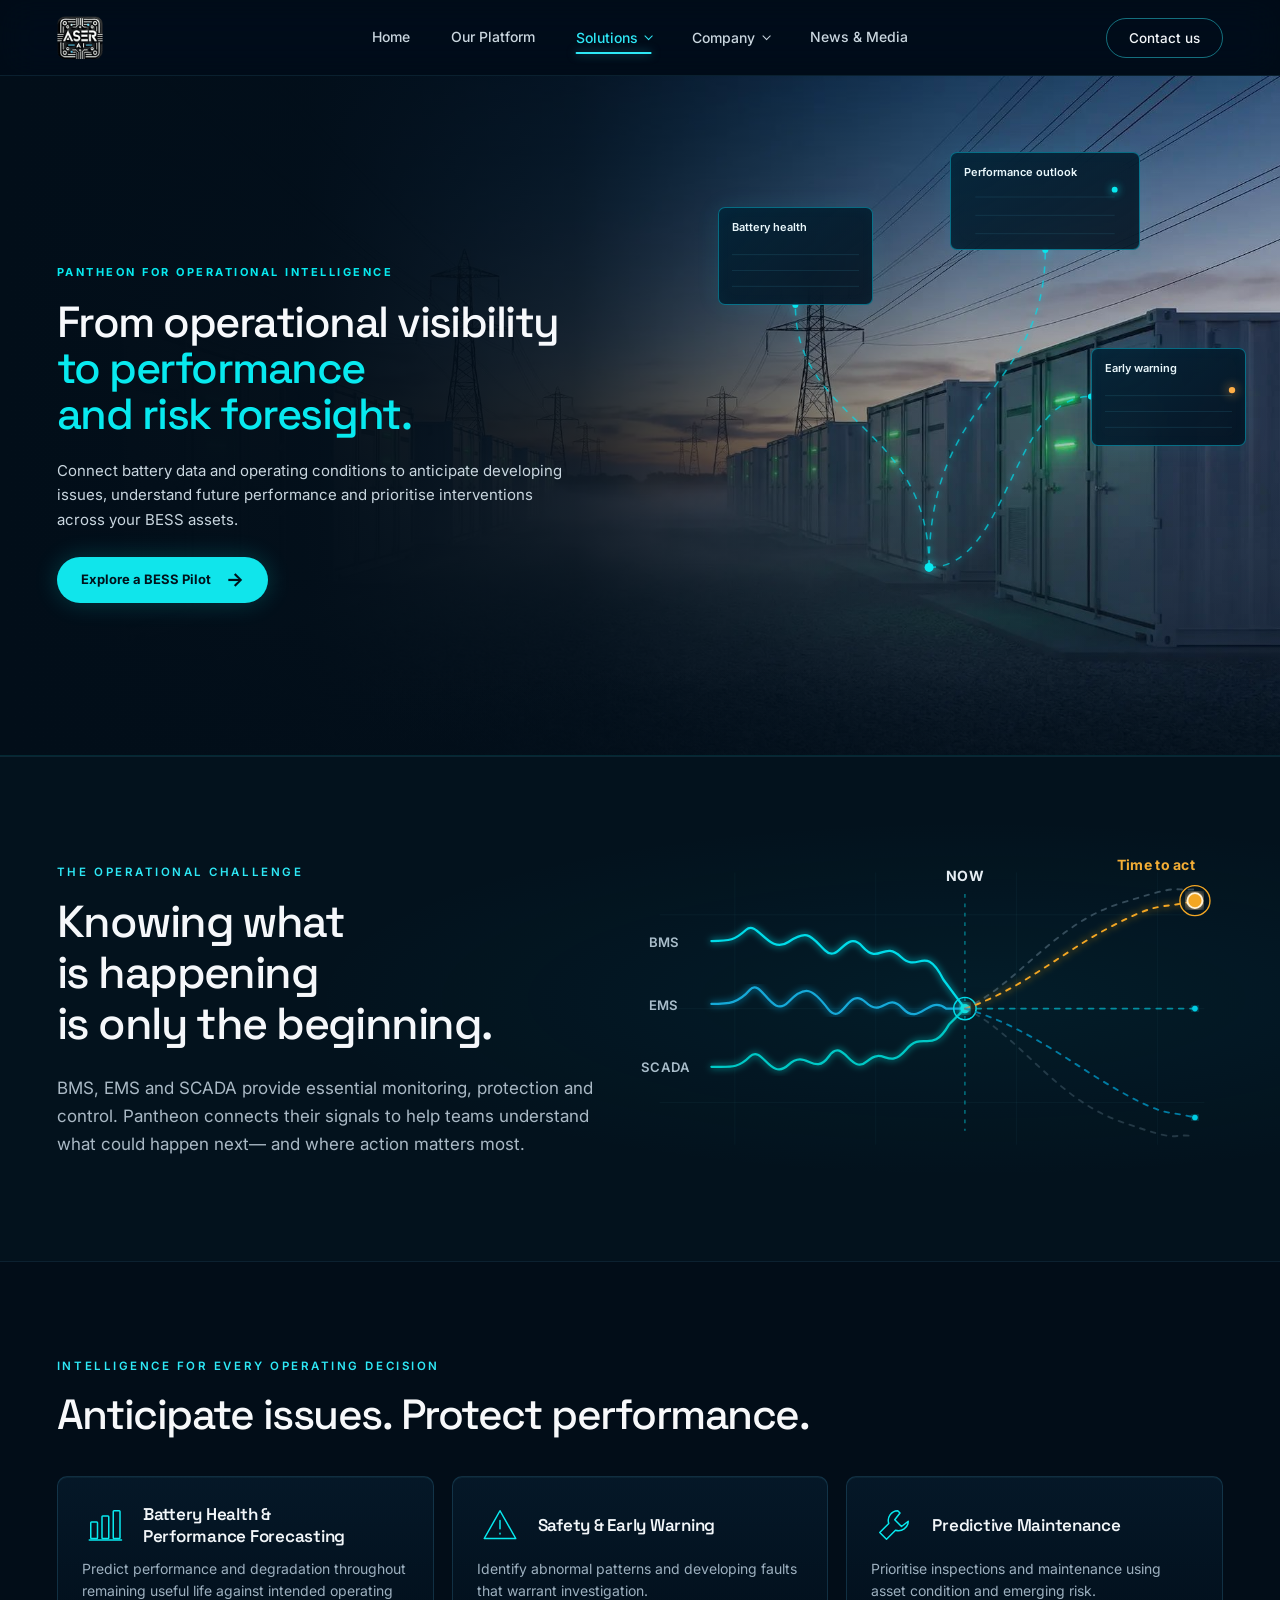
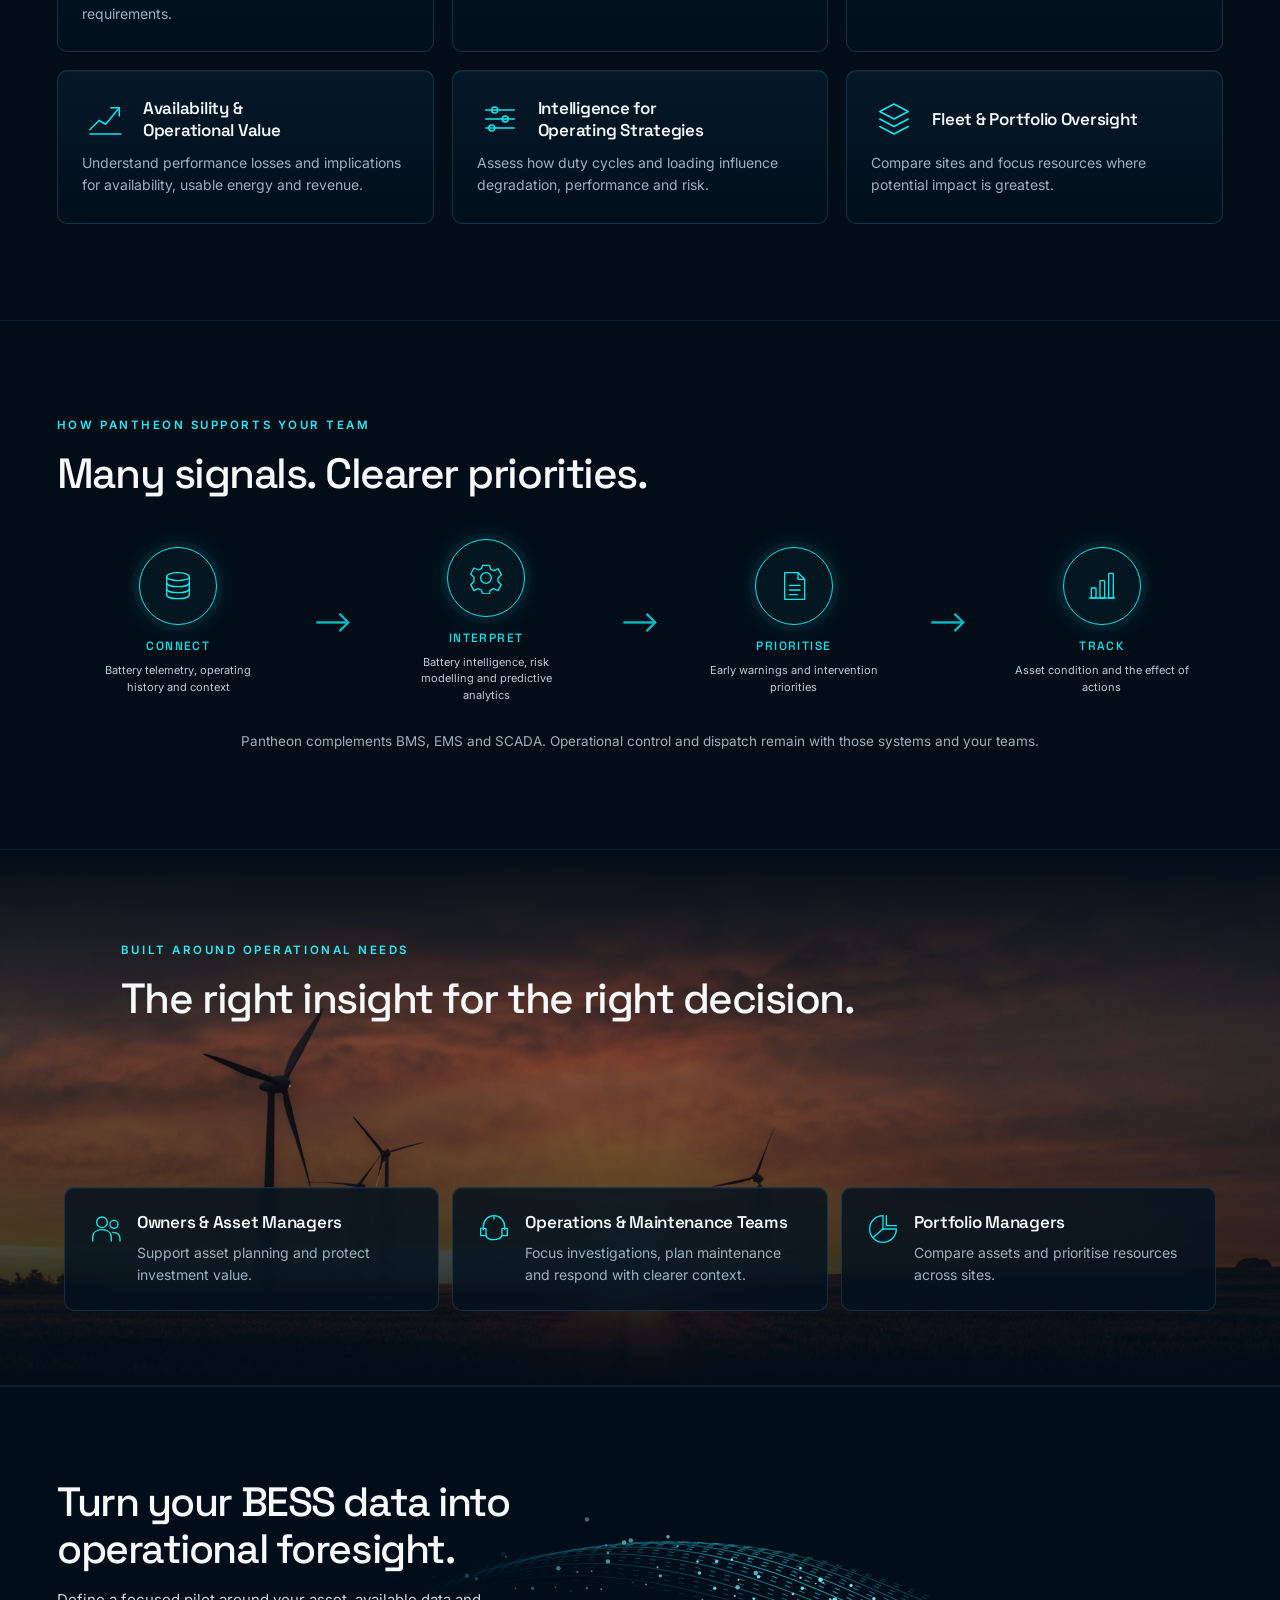
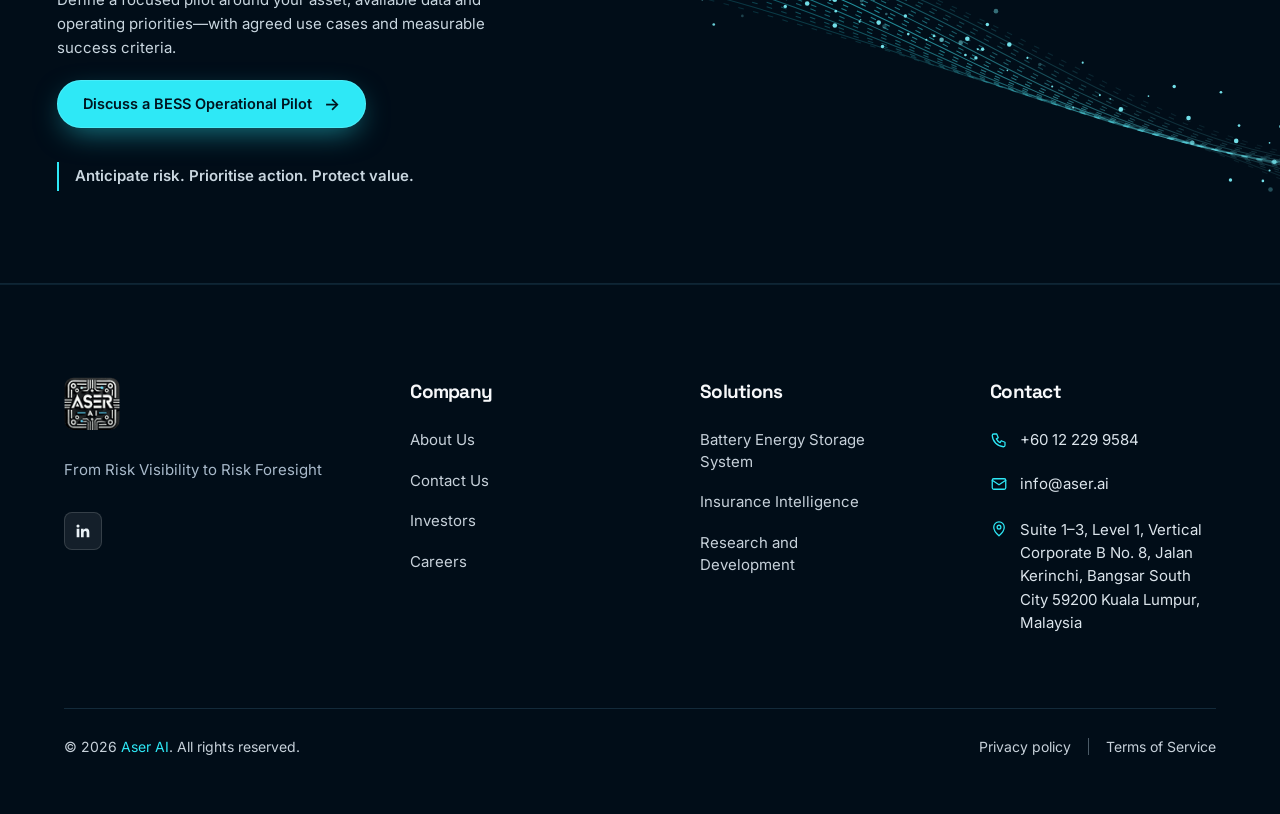
<file: operational-intelligence.html>
<!DOCTYPE html>
<html lang="en">

<head>
    <meta charset="UTF-8">
    <meta name="viewport" content="width=device-width, initial-scale=1.0">
    <meta name="theme-color" content="#031321">

    <title>Solutions | ASER AI</title>

    <link rel="preconnect" href="https://fonts.googleapis.com">
    <link rel="preconnect" href="https://fonts.gstatic.com" crossorigin>
    <link href="https://fonts.googleapis.com/css2?family=Inter:wght@300;400;500;600;700&family=Space+Grotesk:wght@400;500;600;700&display=swap" rel="stylesheet">
    <link rel="stylesheet" href="./style/main.css">
    <link rel="stylesheet" href="./style/responsive.css">
    <link rel="stylesheet" href="./style/design-system.css?v=20261120">
</head>

<body class="solutions-page">

    <!-- AI LOADER -->
    <script>try{if(sessionStorage.getItem("aserLoaded"))document.documentElement.classList.add("al-skip")}catch(e){}</script>
    <div class="ai-loader" id="aiLoader" role="status" aria-live="polite" aria-label="Loading ASER AI">
        <div class="al-grid" aria-hidden="true"></div>
        <div class="al-core">
            <svg class="al-net" viewBox="0 0 400 400" aria-hidden="true" focusable="false">
                <circle class="al-orbit al-orbit-1" cx="200" cy="200" r="150"/>
                <circle class="al-orbit al-orbit-2" cx="200" cy="200" r="98"/>
                <circle class="al-scan" cx="200" cy="200" r="178"/>
                <g class="al-links"><line x1="350" y1="200" x2="285" y2="249" style="--i:0"/><line x1="350" y1="200" x2="285" y2="151" style="--i:1"/><line x1="306" y1="306" x2="285" y2="249" style="--i:2"/><line x1="306" y1="306" x2="200" y2="298" style="--i:3"/><line x1="200" y1="350" x2="200" y2="298" style="--i:4"/><line x1="200" y1="350" x2="285" y2="249" style="--i:5"/><line x1="94" y1="306" x2="115" y2="249" style="--i:6"/><line x1="94" y1="306" x2="200" y2="298" style="--i:7"/><line x1="50" y1="200" x2="115" y2="249" style="--i:8"/><line x1="50" y1="200" x2="115" y2="151" style="--i:9"/><line x1="94" y1="94" x2="115" y2="151" style="--i:10"/><line x1="94" y1="94" x2="200" y2="102" style="--i:11"/><line x1="200" y1="50" x2="200" y2="102" style="--i:12"/><line x1="200" y1="50" x2="285" y2="151" style="--i:13"/><line x1="306" y1="94" x2="285" y2="151" style="--i:14"/><line x1="306" y1="94" x2="200" y2="102" style="--i:15"/><line x1="285" y1="249" x2="200" y2="200" style="--i:16"/><line x1="200" y1="298" x2="200" y2="200" style="--i:17"/><line x1="115" y1="249" x2="200" y2="200" style="--i:18"/><line x1="115" y1="151" x2="200" y2="200" style="--i:19"/><line x1="200" y1="102" x2="200" y2="200" style="--i:20"/><line x1="285" y1="151" x2="200" y2="200" style="--i:21"/></g>
                <g class="al-pulses"><circle r="2.4"><animateMotion dur="1.40s" begin="0.00s" repeatCount="indefinite" path="M350 200 L 285 249"/></circle><circle r="2.4"><animateMotion dur="1.65s" begin="0.17s" repeatCount="indefinite" path="M350 200 L 285 151"/></circle><circle r="2.4"><animateMotion dur="1.90s" begin="0.34s" repeatCount="indefinite" path="M306 306 L 285 249"/></circle><circle r="2.4"><animateMotion dur="2.15s" begin="0.51s" repeatCount="indefinite" path="M306 306 L 200 298"/></circle><circle r="2.4"><animateMotion dur="1.40s" begin="0.68s" repeatCount="indefinite" path="M200 350 L 200 298"/></circle><circle r="2.4"><animateMotion dur="1.65s" begin="0.85s" repeatCount="indefinite" path="M200 350 L 285 249"/></circle><circle r="2.4"><animateMotion dur="1.90s" begin="1.02s" repeatCount="indefinite" path="M94 306 L 115 249"/></circle><circle r="2.4"><animateMotion dur="2.15s" begin="1.19s" repeatCount="indefinite" path="M94 306 L 200 298"/></circle><circle r="2.4"><animateMotion dur="1.40s" begin="0.16s" repeatCount="indefinite" path="M50 200 L 115 249"/></circle><circle r="2.4"><animateMotion dur="1.65s" begin="0.33s" repeatCount="indefinite" path="M50 200 L 115 151"/></circle><circle r="2.4"><animateMotion dur="1.90s" begin="0.50s" repeatCount="indefinite" path="M94 94 L 115 151"/></circle><circle r="2.4"><animateMotion dur="2.15s" begin="0.67s" repeatCount="indefinite" path="M94 94 L 200 102"/></circle><circle r="2.4"><animateMotion dur="1.40s" begin="0.84s" repeatCount="indefinite" path="M200 50 L 200 102"/></circle><circle r="2.4"><animateMotion dur="1.65s" begin="1.01s" repeatCount="indefinite" path="M200 50 L 285 151"/></circle><circle r="2.4"><animateMotion dur="1.90s" begin="1.18s" repeatCount="indefinite" path="M306 94 L 285 151"/></circle><circle r="2.4"><animateMotion dur="2.15s" begin="0.15s" repeatCount="indefinite" path="M306 94 L 200 102"/></circle><circle r="2.4"><animateMotion dur="1.40s" begin="0.32s" repeatCount="indefinite" path="M285 249 L 200 200"/></circle><circle r="2.4"><animateMotion dur="1.65s" begin="0.49s" repeatCount="indefinite" path="M200 298 L 200 200"/></circle><circle r="2.4"><animateMotion dur="1.90s" begin="0.66s" repeatCount="indefinite" path="M115 249 L 200 200"/></circle><circle r="2.4"><animateMotion dur="2.15s" begin="0.83s" repeatCount="indefinite" path="M115 151 L 200 200"/></circle><circle r="2.4"><animateMotion dur="1.40s" begin="1.00s" repeatCount="indefinite" path="M200 102 L 200 200"/></circle><circle r="2.4"><animateMotion dur="1.65s" begin="1.17s" repeatCount="indefinite" path="M285 151 L 200 200"/></circle></g>
                <g class="al-nodes"><circle class="al-n-out" cx="350" cy="200" r="4" style="--i:0"/><circle class="al-n-out" cx="306" cy="306" r="4" style="--i:1"/><circle class="al-n-out" cx="200" cy="350" r="4" style="--i:2"/><circle class="al-n-out" cx="94" cy="306" r="4" style="--i:3"/><circle class="al-n-out" cx="50" cy="200" r="4" style="--i:4"/><circle class="al-n-out" cx="94" cy="94" r="4" style="--i:5"/><circle class="al-n-out" cx="200" cy="50" r="4" style="--i:6"/><circle class="al-n-out" cx="306" cy="94" r="4" style="--i:7"/><circle class="al-n-in" cx="285" cy="249" r="5" style="--i:8"/><circle class="al-n-in" cx="200" cy="298" r="5" style="--i:9"/><circle class="al-n-in" cx="115" cy="249" r="5" style="--i:10"/><circle class="al-n-in" cx="115" cy="151" r="5" style="--i:11"/><circle class="al-n-in" cx="200" cy="102" r="5" style="--i:12"/><circle class="al-n-in" cx="285" cy="151" r="5" style="--i:13"/></g>
            </svg>
            <div class="al-logo">
                <span class="al-logo-ring"></span>
                <img src="./assets/images/aser-logo.png" alt="" width="64" height="61">
            </div>
        </div>
        <div class="al-brand">ASER <span>AI</span></div>
        <div class="al-status">
            <span class="al-dot"></span>
            <span class="al-text" data-steps="Connecting asset signals|Modelling risk pathways|Generating foresight">Connecting asset signals</span>
        </div>
        <div class="al-bar"><span></span></div>
        <span class="al-pct" aria-hidden="true">0%</span>
    </div>

    <!-- HEADER -->
    <header class="site-header">

        <a href="./index.html" class="logo" aria-label="ASER AI home"><img class="logo-mark" src="./assets/images/aser-logo.png" alt="ASER AI" width="40" height="38"></a>

        <nav class="main-nav" id="mainNavigation" aria-label="Main">

            <a href="./index.html" class="nav-link">Home</a>

            <a href="./platform.html" class="nav-link">Our Platform</a>

            <div class="nav-dropdown is-current">
                <button class="nav-dropdown-toggle" type="button" aria-expanded="false" aria-controls="solutionsMenu">
                    Solutions <span class="nav-chevron" aria-hidden="true"></span>
                </button>
                <div class="nav-dropdown-menu" id="solutionsMenu">
                    <a href="./operational-intelligence.html" aria-current="page">Battery Energy Storage Systems</a>
                    <a href="./insurance-intelligence.html">Insurance Intelligence</a>
                    <a href="./research-development.html">Research &amp; Development</a>
                </div>
            </div>

            <div class="nav-dropdown">
                <button class="nav-dropdown-toggle" type="button" aria-expanded="false" aria-controls="companyMenu">
                    Company <span class="nav-chevron" aria-hidden="true"></span>
                </button>
                <div class="nav-dropdown-menu" id="companyMenu">
                    <a href="./about-us.html">The ASER AI Way</a>
                    <a href="./team.html">Our Leadership</a>
                    <a href="./careers.html">Careers</a>
                    <a href="./investors.html">Investors</a>
                </div>
            </div>

            <a href="./news-media.html" class="nav-link">News &amp; Media</a>

            <a href="./contact.html" class="nav-contact-mobile">Contact us</a>

        </nav>

        <a href="./contact.html" class="nav-contact">Contact us</a>

        <button class="site-menu-toggle" type="button" aria-label="Open navigation" aria-expanded="false" aria-controls="mainNavigation">
            <span></span>
            <span></span>
        </button>

    </header>


    <main>

        <!-- HERO SECTION -->
        <section class="solution-hero">

            <div class="solution-hero-bg"></div>
            <div class="solution-hero-overlay"></div>

            <div class="solution-hero-content">

                <p class="solution-eyebrow">
                    PANTHEON FOR OPERATIONAL INTELLIGENCE
                </p>

                <h1>
                    From operational visibility
                    <span>to performance and risk foresight.</span>
                </h1>

                <p class="solution-hero-description">
                    Connect battery data and operating conditions to anticipate
                    developing issues, understand future performance and
                    prioritise interventions across your BESS assets.
                </p>

                <a href="#solution-contact" class="solution-button">
                    Explore a BESS Pilot
                    <span>→</span>
                </a>

            </div>


            <!-- DATA VISUALISATION -->
            <div class="solution-hero-visual">

                <svg class="data-connections" aria-hidden="true" focusable="false">
                    <defs>
                        <filter id="cyanGlow">
                            <feGaussianBlur stdDeviation="3" result="blur" />
                            <feMerge>
                                <feMergeNode in="blur" />
                                <feMergeNode in="SourceGraphic" />
                            </feMerge>
                        </filter>
                    </defs>
                    <!-- Lines run from the BESS unit out to each dashboard (drawn in main.js) -->
                    <g class="connection-lines" filter="url(#cyanGlow)">
                        <path data-to="battery-panel" />
                        <path data-to="performance-panel" />
                        <path data-to="warning-panel" />
                    </g>
                    <g class="connection-particles">
                        <circle class="node-source" r="4.5" />
                        <circle data-node="battery-panel" r="3" />
                        <circle data-node="performance-panel" r="3" />
                        <circle data-node="warning-panel" r="3" />
                    </g>
                </svg>


                <!-- BATTERY HEALTH -->
                <div class="hero-data-panel battery-panel">

                    <span class="panel-title">Battery health</span>

                    <svg viewBox="0 0 160 65">
                        <path class="chart-grid" d="M0 15H160 M0 35H160 M0 55H160" />
                        <path class="chart-line"
                            d="M0 40 C15 10 25 55 42 35 S65 20 80 36 S105 48 120 28 S140 30 160 35" />
                    </svg>

                </div>


                <!-- PERFORMANCE OUTLOOK -->
                <div class="hero-data-panel performance-panel">

                    <span class="panel-title">Performance outlook</span>

                    <svg viewBox="0 0 190 75">
                        <path class="chart-grid" d="M0 15H190 M0 40H190 M0 65H190" />
                        <path class="chart-line"
                            d="M0 48 C20 20 30 58 50 40 S80 25 100 42 S130 55 150 25 S170 15 190 5" />
                        <circle cx="190" cy="5" r="4" class="chart-dot" />
                    </svg>

                </div>


                <!-- EARLY WARNING -->
                <div class="hero-data-panel warning-panel">

                    <span class="panel-title">Early warning</span>

                    <svg viewBox="0 0 160 65">
                        <path class="chart-grid" d="M0 15H160 M0 35H160 M0 55H160" />
                        <path class="chart-line warning-line"
                            d="M0 40 C20 25 30 50 50 35 S75 20 95 38 S120 45 140 20 S150 15 160 8" />
                        <circle cx="160" cy="8" r="4" class="warning-dot" />
                    </svg>

                </div>

            </div>

            <div class="hero-bottom-fade"></div>

        </section>

        <!-- OPERATIONAL CHALLENGE -->
        <section class="operational-challenge">
            <div class="challenge-inner">

                <div class="challenge-content">
                    <span class="challenge-eyebrow">THE OPERATIONAL CHALLENGE</span>

                    <h2>
                        Knowing what is happening<br>
                        is only the beginning.
                    </h2>

                    <p>
                        BMS, EMS and SCADA provide essential monitoring,
                        protection and control. Pantheon connects their
                        signals to help teams understand what could happen next—
                        and where action matters most.
                    </p>
                </div>

                <div class="challenge-visual">

                    <svg class="signal-visual" viewBox="0 0 620 340" role="img"
                        aria-label="BMS, EMS and SCADA signals converge at the present moment and branch into future outcomes">

                        <defs>
                            <filter id="signalGlow">
                                <feGaussianBlur stdDeviation="4" result="blur" />
                                <feMerge>
                                    <feMergeNode in="blur" />
                                    <feMergeNode in="SourceGraphic" />
                                </feMerge>
                            </filter>

                            <linearGradient id="cyanFade" x1="0" y1="0" x2="1" y2="0">
                                <stop offset="0%" stop-color="#00D9E8" stop-opacity=".1" />
                                <stop offset="75%" stop-color="#00D9E8" />
                                <stop offset="100%" stop-color="#00D9E8" />
                            </linearGradient>

                            <linearGradient id="amberFade" x1="0" y1="0" x2="1" y2="0">
                                <stop offset="0%" stop-color="#F5A623" stop-opacity=".15" />
                                <stop offset="100%" stop-color="#F5A623" />
                            </linearGradient>
                        </defs>

                        <!-- Subtle background grid -->
                        <g class="signal-grid">
                            <path d="M20 70 H600 M20 170 H600 M20 270 H600" />
                            <path d="M100 25 V315 M250 25 V315 M400 25 V315 M550 25 V315" />
                        </g>

                        <!-- Signal labels -->
                        <g class="signal-labels">
                            <text x="8" y="104">BMS</text>
                            <text x="8" y="171">EMS</text>
                            <text x="0" y="238">SCADA</text>
                        </g>

                        <!-- Input signals -->
                        <g class="input-signals">

                            <path class="signal-line signal-bms"
                                d="M75 98 C95 98 100 97 112 86 S136 113 157 99 S181 93 196 108 S218 84 236 104 S258 97 277 115 S302 100 322 139 L345 170" />

                            <path class="signal-line signal-ems"
                                d="M75 165 C94 165 104 164 116 150 S139 182 157 163 S183 149 199 170 S220 145 239 163 S261 151 279 170 S306 155 325 170 L345 170" />

                            <path class="signal-line signal-scada"
                                d="M75 232 C96 232 103 234 116 221 S138 248 157 230 S184 243 200 221 S223 242 241 226 S263 236 282 214 S309 220 328 187 L345 170" />

                        </g>

                        <!-- NOW marker -->
                        <g class="now-marker">
                            <text x="345" y="34" text-anchor="middle">NOW</text>
                            <path d="M345 48 V300" />
                            <circle cx="345" cy="170" r="5" />
                            <circle class="now-pulse" cx="345" cy="170" r="12" />
                        </g>

                        <!-- Future outcomes -->
                        <g class="future-signals">

                            <path class="future-line future-amber"
                                d="M345 170 C405 150 445 112 500 83 S550 65 590 55" />

                            <path class="future-line future-cyan" d="M345 170 C415 170 470 170 590 170" />

                            <path class="future-line future-blue"
                                d="M345 170 C410 188 460 230 510 258 S558 278 590 286" />

                            <path class="future-line future-muted" d="M345 170 C400 145 440 80 510 58 S562 45 590 43" />

                            <path class="future-line future-muted lower"
                                d="M345 170 C400 195 440 265 510 290 S560 302 590 306" />

                        </g>

                        <!-- Time to act -->
                        <g class="time-to-act">
                            <text x="590" y="22" text-anchor="end">Time to act</text>
                            <circle cx="590" cy="55" r="8" />
                            <circle class="action-pulse" cx="590" cy="55" r="16" />
                        </g>

                        <!-- End points -->
                        <g class="signal-endpoints">
                            <circle cx="590" cy="170" r="3" />
                            <circle cx="590" cy="286" r="3" />
                        </g>

                    </svg>

                </div>
            </div>
        </section>

        <!-- CAPABILITIES -->
        <section class="solution-capabilities section-container">

            <div class="solution-section-heading reveal">

                <p class="solution-eyebrow">
                    INTELLIGENCE FOR EVERY OPERATING DECISION
                </p>

                <h2>
                    Anticipate issues. Protect performance.
                </h2>

            </div>


            <div class="solution-capability-grid">

                <article class="solution-capability-card reveal">
                    <div class="solution-card-heading">
                        <span class="solution-icon">
                            <svg viewBox="0 0 48 48">
                                <rect x="5" y="20" width="9" height="22" rx="1" />
                                <rect x="20" y="12" width="9" height="30" rx="1" />
                                <rect x="35" y="5" width="9" height="37" rx="1" />
                                <path d="M3 44H46" />
                            </svg>
                        </span>
                        <h3>Battery Health &amp;<br>Performance Forecasting</h3>
                    </div>
                    <p>
                        Predict performance and degradation throughout
                        remaining useful life against intended operating requirements.
                    </p>
                </article>


                <article class="solution-capability-card reveal">
                    <div class="solution-card-heading">
                        <span class="solution-icon">
                            <svg viewBox="0 0 48 48">
                                <path d="M24 5L45 42H3L24 5Z" />
                                <path d="M24 18V29M24 35V36" />
                            </svg>
                        </span>
                        <h3>Safety &amp; Early Warning</h3>
                    </div>
                    <p>
                        Identify abnormal patterns and developing faults
                        that warrant investigation.
                    </p>
                </article>


                <article class="solution-capability-card reveal">
                    <div class="solution-card-heading">
                        <span class="solution-icon">
                            <svg viewBox="0 0 48 48">
                                <path
                                    d="M29 5A13 13 0 0 0 17 22L5 34L14 43L26 31A13 13 0 0 0 43 19L34 26L25 17L32 8Z" />
                            </svg>
                        </span>
                        <h3>Predictive Maintenance</h3>
                    </div>
                    <p>
                        Prioritise inspections and maintenance using asset
                        condition and emerging risk.
                    </p>
                </article>


                <article class="solution-capability-card reveal">
                    <div class="solution-card-heading">
                        <span class="solution-icon">
                            <svg viewBox="0 0 48 48">
                                <path d="M4 38L16 26L25 31L43 9" />
                                <path d="M32 9H43V20" />
                                <path d="M4 44H45" />
                            </svg>
                        </span>
                        <h3>Availability &amp;<br>Operational Value</h3>
                    </div>
                    <p>
                        Understand performance losses and implications for
                        availability, usable energy and revenue.
                    </p>
                </article>


                <article class="solution-capability-card reveal">
                    <div class="solution-card-heading">
                        <span class="solution-icon">
                            <svg viewBox="0 0 48 48">
                                <path d="M5 12H43M5 24H43M5 36H43" />
                                <circle cx="17" cy="12" r="4" />
                                <circle cx="31" cy="24" r="4" />
                                <circle cx="13" cy="36" r="4" />
                            </svg>
                        </span>
                        <h3>Intelligence for<br>Operating Strategies</h3>
                    </div>
                    <p>
                        Assess how duty cycles and loading influence
                        degradation, performance and risk.
                    </p>
                </article>


                <article class="solution-capability-card reveal">
                    <div class="solution-card-heading">
                        <span class="solution-icon">
                            <svg viewBox="0 0 48 48">
                                <path d="M24 4L43 14L24 24L5 14L24 4Z" />
                                <path d="M5 24L24 34L43 24" />
                                <path d="M5 34L24 44L43 34" />
                            </svg>
                        </span>
                        <h3>Fleet &amp; Portfolio Oversight</h3>
                    </div>
                    <p>
                        Compare sites and focus resources where
                        potential impact is greatest.
                    </p>
                </article>

            </div>

        </section>

        <!-- HOW PANTHEON SUPPORTS YOUR TEAM -->
        <section class="solution-process section-container">

            <div class="solution-section-heading reveal">

                <p class="solution-eyebrow">
                    HOW PANTHEON SUPPORTS YOUR TEAM
                </p>

                <h2>
                    Many signals. Clearer priorities.
                </h2>

            </div>


            <div class="solution-process-grid">

                <article class="solution-process-item reveal">
                    <div class="process-icon">
                        <svg viewBox="0 0 48 48">
                            <ellipse cx="24" cy="10" rx="17" ry="6" />
                            <path d="M7 10V37C7 45 41 45 41 37V10" />
                            <path d="M7 19C7 27 41 27 41 19" />
                            <path d="M7 28C7 36 41 36 41 28" />
                        </svg>
                    </div>
                    <h3>CONNECT</h3>
                    <p>
                        Battery telemetry, operating history and context
                    </p>
                </article>


                <div class="process-arrow">⟶</div>


                <article class="solution-process-item reveal">
                    <div class="process-icon">
                        <svg viewBox="0 0 48 48">
                            <path
                                d="M19 5H29L31 11L36 13L42 10L47 19L42 24L42 29L47 34L42 43L35 40L30 43L29 48H19L17 42L12 40L6 43L1 34L6 29V23L1 18L6 9L13 12L17 10Z" />
                            <circle cx="24" cy="24" r="8" />
                        </svg>
                    </div>
                    <h3>INTERPRET</h3>
                    <p>
                        Battery intelligence, risk modelling and predictive analytics
                    </p>
                </article>


                <div class="process-arrow">⟶</div>


                <article class="solution-process-item reveal">
                    <div class="process-icon">
                        <svg viewBox="0 0 48 48">
                            <path d="M10 4H30L40 14V44H10Z" />
                            <path d="M30 4V14H40M17 23H33M17 30H33M17 37H29" />
                        </svg>
                    </div>
                    <h3>PRIORITISE</h3>
                    <p>
                        Early warnings and intervention priorities
                    </p>
                </article>


                <div class="process-arrow">⟶</div>


                <article class="solution-process-item reveal">
                    <div class="process-icon">
                        <svg viewBox="0 0 48 48">
                            <path d="M5 42H43" />
                            <rect x="8" y="27" width="7" height="15" rx="1" />
                            <rect x="21" y="16" width="7" height="26" rx="1" />
                            <rect x="34" y="5" width="7" height="37" rx="1" />
                        </svg>
                    </div>
                    <h3>TRACK</h3>
                    <p>
                        Asset condition and the effect of actions
                    </p>
                </article>

            </div>

            <p class="solution-process-note reveal">
                Pantheon complements BMS, EMS and SCADA. Operational control
                and dispatch remain with those systems and your teams.
            </p>

        </section>

        <!-- AUDIENCE SECTION -->
        <section class="solution-audience">

            <div class="solution-audience-background"></div>

            <div class="solution-audience-content section-container">

                <div class="solution-section-heading reveal">

                    <p class="solution-eyebrow">
                        BUILT AROUND OPERATIONAL NEEDS
                    </p>

                    <h2>
                        The right insight for the right decision.
                    </h2>

                </div>


                <div class="solution-audience-grid">

                    <article class="solution-audience-card reveal">
                        <span class="solution-icon">
                            <svg viewBox="0 0 48 48">
                                <circle cx="18" cy="14" r="8" />
                                <path d="M4 42V37C4 29 10 25 18 25S32 29 32 37V42" />
                                <circle cx="36" cy="17" r="6" />
                                <path d="M34 29C41 29 45 33 45 39V42" />
                            </svg>
                        </span>
                        <div>
                            <h3>Owners &amp; Asset Managers</h3>
                            <p>
                                Support asset planning and protect investment value.
                            </p>
                        </div>
                    </article>


                    <article class="solution-audience-card reveal">
                        <span class="solution-icon">
                            <svg viewBox="0 0 48 48">
                                <path d="M8 25V20A16 16 0 0 1 40 20V25" />
                                <path d="M8 23H4V34H12V23ZM40 23H44V34H36V23Z" />
                                <path d="M12 34C15 42 32 42 36 34" />
                                <path d="M24 4V9" />
                            </svg>
                        </span>
                        <div>
                            <h3>Operations &amp; Maintenance Teams</h3>
                            <p>
                                Focus investigations, plan maintenance and
                                respond with clearer context.
                            </p>
                        </div>
                    </article>


                    <article class="solution-audience-card reveal">
                        <span class="solution-icon">
                            <svg viewBox="0 0 48 48">
                                <path d="M24 4A20 20 0 1 0 44 24H24Z" />
                                <path d="M29 4V19H44" />
                                <path d="M24 24L10 36" />
                            </svg>
                        </span>
                        <div>
                            <h3>Portfolio Managers</h3>
                            <p>
                                Compare assets and prioritise resources across sites.
                            </p>
                        </div>
                    </article>

                </div>

            </div>

        </section>

        <!-- FINAL CTA -->
        <section class="solution-cta" id="solution-contact">

            <div class="solution-cta-wave" aria-hidden="true"><img class="ds-flow" src="./assets/images/flow-wave.svg" alt="" aria-hidden="true"></div>

            <div class="solution-cta-content reveal">

                <h2>
                    Turn your BESS data into
                    <span>operational foresight.</span>
                </h2>

                <p>
                    Define a focused pilot around your asset, available data
                    and operating priorities—with agreed use cases and
                    measurable success criteria.
                </p>

                <a href="mailto:info@aser.ai" class="solution-button">
                    Discuss a BESS Operational Pilot <span>→</span>
                </a>

                <p class="aser-closing-line">Anticipate risk. Prioritise action. Protect value.</p>

            </div>

        </section>

    </main>


    <!-- EXISTING ASER AI FOOTER -->
    <footer class="aser-footer">
        <div class="aser-footer-inner">

            <div class="aser-footer-main">

                <!-- BRAND -->
                <div class="aser-footer-brand">
                    <div class="aser-footer-logo-wrap">
                        <img class="aser-footer-logo-img" src="./assets/images/aser-logo.png" alt="ASER AI" width="48" height="46">
                    </div>

                    <p class="aser-footer-tagline">From Risk Visibility to Risk Foresight</p>

                    <a href="https://www.linkedin.com/company/aser-ai/" class="aser-footer-social" aria-label="ASER AI on LinkedIn" target="_blank" rel="noopener"><svg viewBox="0 0 24 24" aria-hidden="true"><path d="M20.45 20.45h-3.56v-5.57c0-1.33-.02-3.04-1.85-3.04-1.85 0-2.14 1.45-2.14 2.94v5.67H9.35V9h3.41v1.56h.05c.48-.9 1.64-1.85 3.37-1.85 3.6 0 4.27 2.37 4.27 5.46v6.28zM5.34 7.43a2.06 2.06 0 1 1 0-4.13 2.06 2.06 0 0 1 0 4.13zM7.12 20.45H3.56V9h3.56v11.45z"/></svg></a>
                </div>

                <!-- COMPANY -->
                <div class="aser-footer-col">
                    <h3>Company</h3>
                    <ul>
                        <li><a href="./about-us.html">About Us</a></li>
                        <li><a href="./contact.html">Contact Us</a></li>
                        <li><a href="./investors.html">Investors</a></li>
                        <li><a href="./careers.html">Careers</a></li>
                    </ul>
                </div>

                <!-- SOLUTIONS -->
                <div class="aser-footer-col aser-footer-solutions">
                    <h3>Solutions</h3>
                    <ul>
                        <li><a href="./operational-intelligence.html">Battery Energy Storage<br>System</a></li>
                        <li><a href="./insurance-intelligence.html">Insurance Intelligence</a></li>
                        <li><a href="./research-development.html">Research and<br>Development</a></li>
                    </ul>
                </div>

                <!-- CONTACT -->
                <div class="aser-footer-col aser-footer-contact-col">
                    <h3>Contact</h3>
                    <ul class="aser-footer-contact-list">
                        <li>
                            <a href="tel:+60122299584" class="aser-footer-contact-link">
                                <span class="aser-footer-contact-icon"><svg viewBox="0 0 24 24" aria-hidden="true"><path d="M5 4h4l2 5-2.5 1.5a11 11 0 0 0 5 5L15 13l5 2v4a2 2 0 0 1-2 2A16 16 0 0 1 3 6a2 2 0 0 1 2-2"/></svg></span>
                                <span class="aser-footer-contact-text">+60 12 229 9584</span>
                            </a>
                        </li>
                        <li>
                            <a href="mailto:info@aser.ai" class="aser-footer-contact-link">
                                <span class="aser-footer-contact-icon"><svg viewBox="0 0 24 24" aria-hidden="true"><rect x="3" y="5" width="18" height="14" rx="2"/><path d="m3 7 9 6 9-6"/></svg></span>
                                <span class="aser-footer-contact-text">info@aser.ai</span>
                            </a>
                        </li>
                        <li>
                            <div class="aser-footer-contact-link">
                                <span class="aser-footer-contact-icon"><svg viewBox="0 0 24 24" aria-hidden="true"><path d="M12 21s7-6.2 7-11.5A7 7 0 0 0 5 9.5C5 14.8 12 21 12 21z"/><circle cx="12" cy="9.5" r="2.5"/></svg></span>
                                <span class="aser-footer-address">
                                    Suite 1–3, Level 1, Vertical<br>
                                    Corporate B No. 8, Jalan<br>
                                    Kerinchi, Bangsar South<br>
                                    City 59200 Kuala Lumpur,<br>
                                    Malaysia
                                </span>
                            </div>
                        </li>
                    </ul>
                </div>

            </div>

            <!-- BOTTOM BAR -->
            <div class="aser-footer-bottom">
                <p class="aser-footer-bottom-copy">
                    © 2026 <span>Aser AI</span>. All rights reserved.
                </p>

                <div class="aser-footer-legal">
                    <a href="./privacy-policy.html">Privacy policy</a>
                    <span class="aser-footer-legal-divider"></span>
                    <a href="./terms.html">Terms of Service</a>
                </div>
            </div>

        </div>
    </footer>


    <script src="./script/main.js?v=20261120" defer></script>

</body>

</html>
</file>
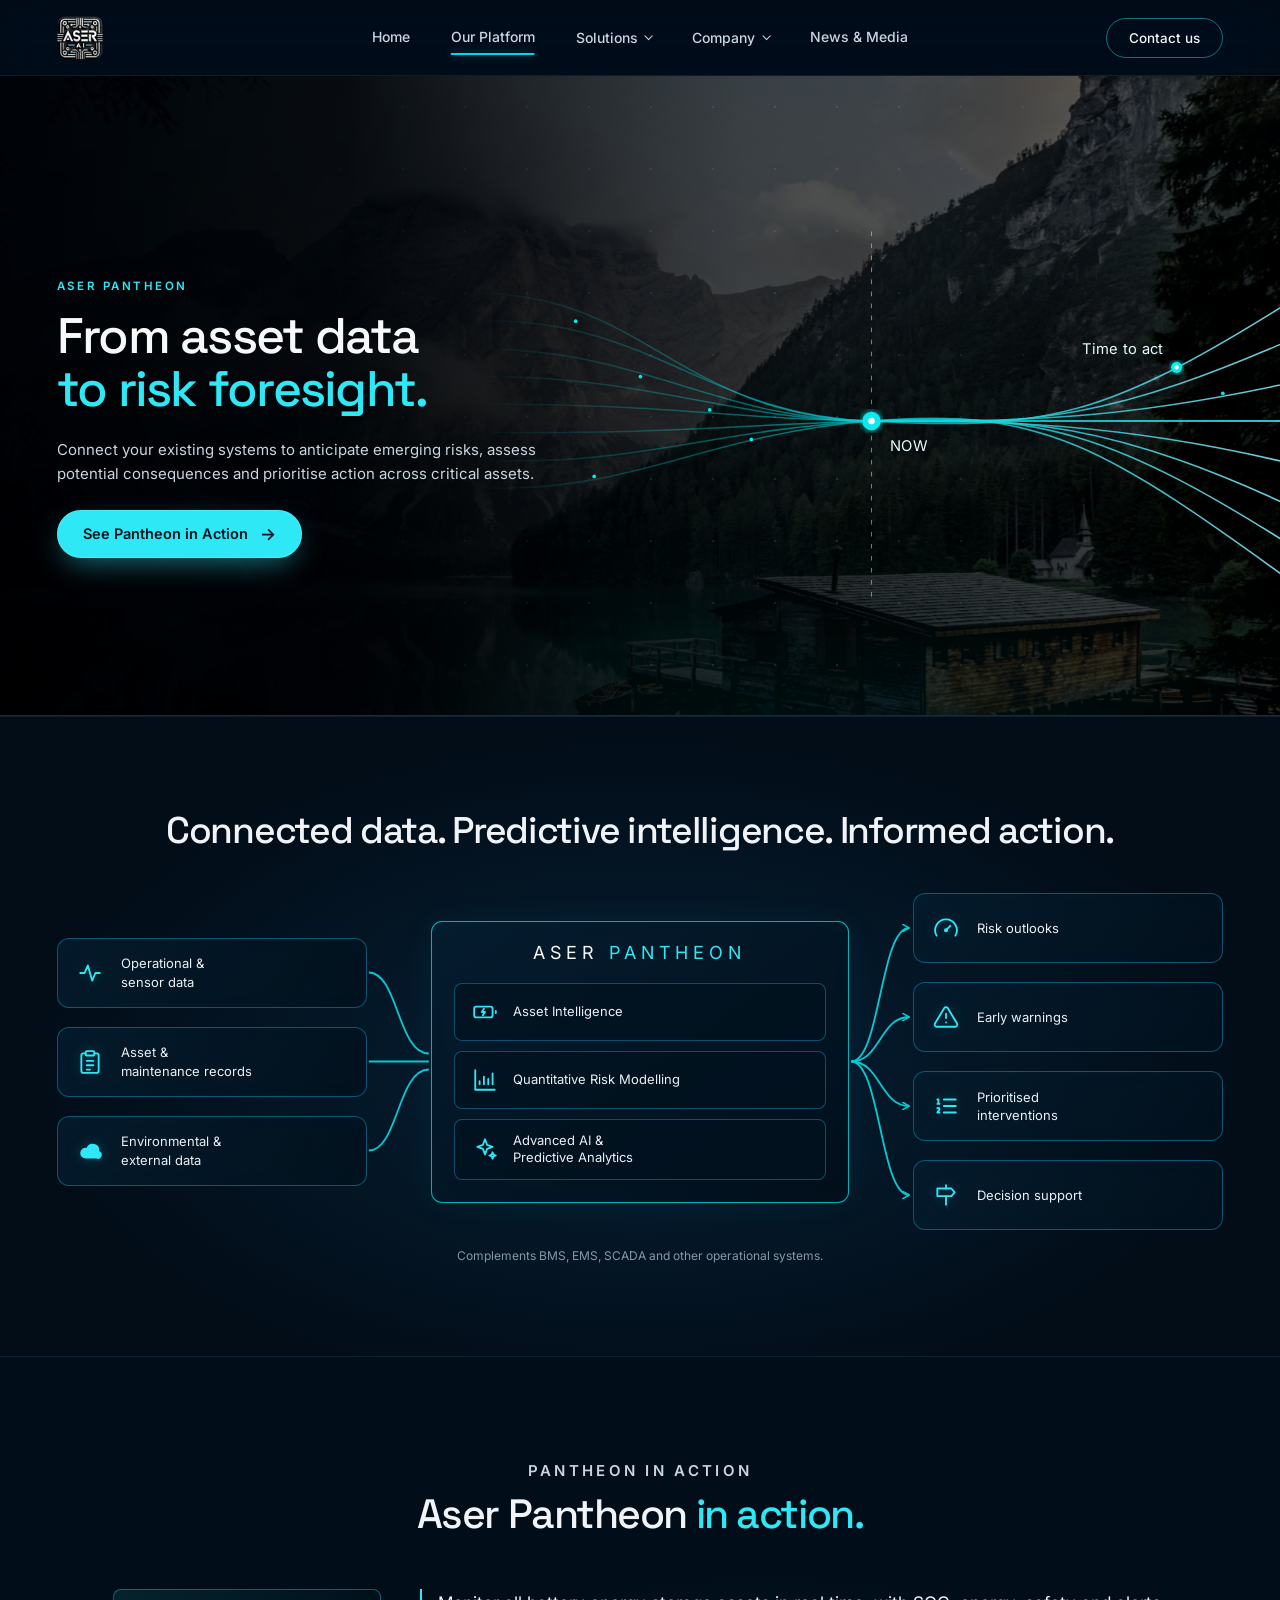
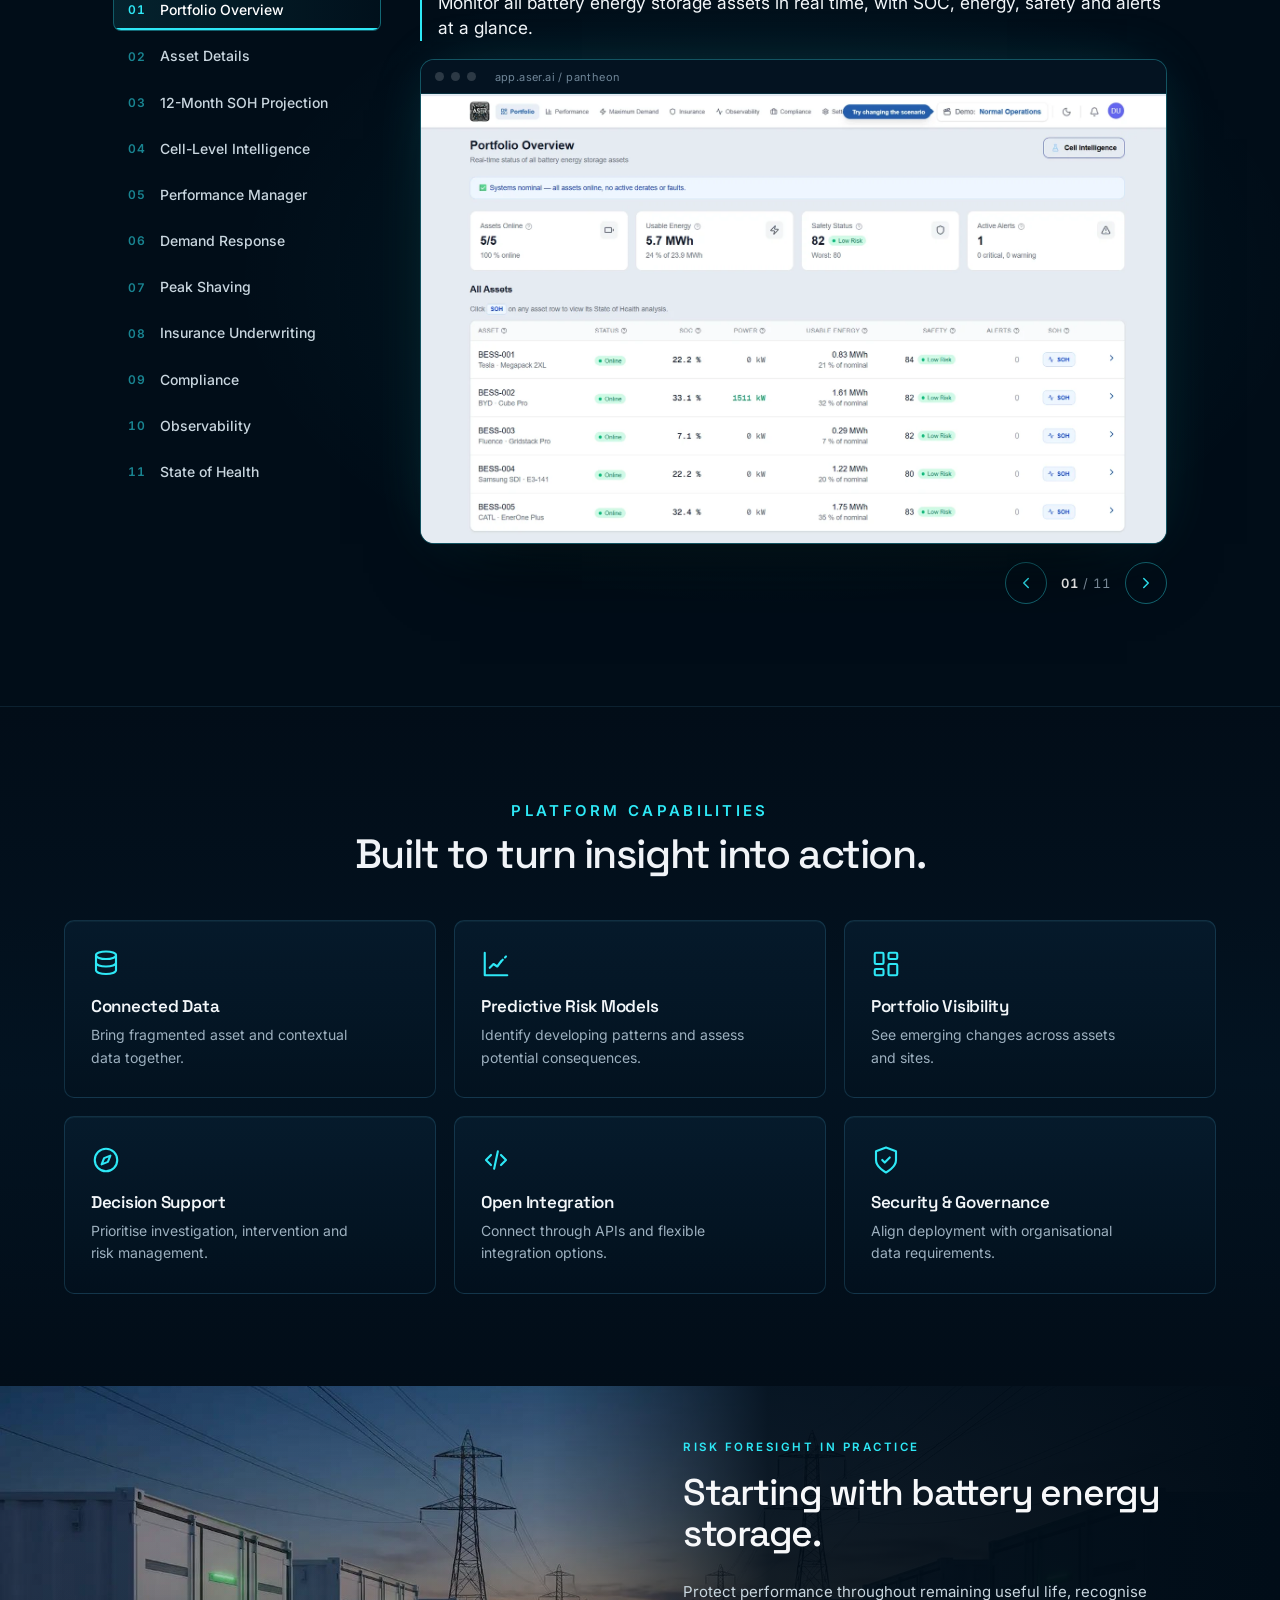
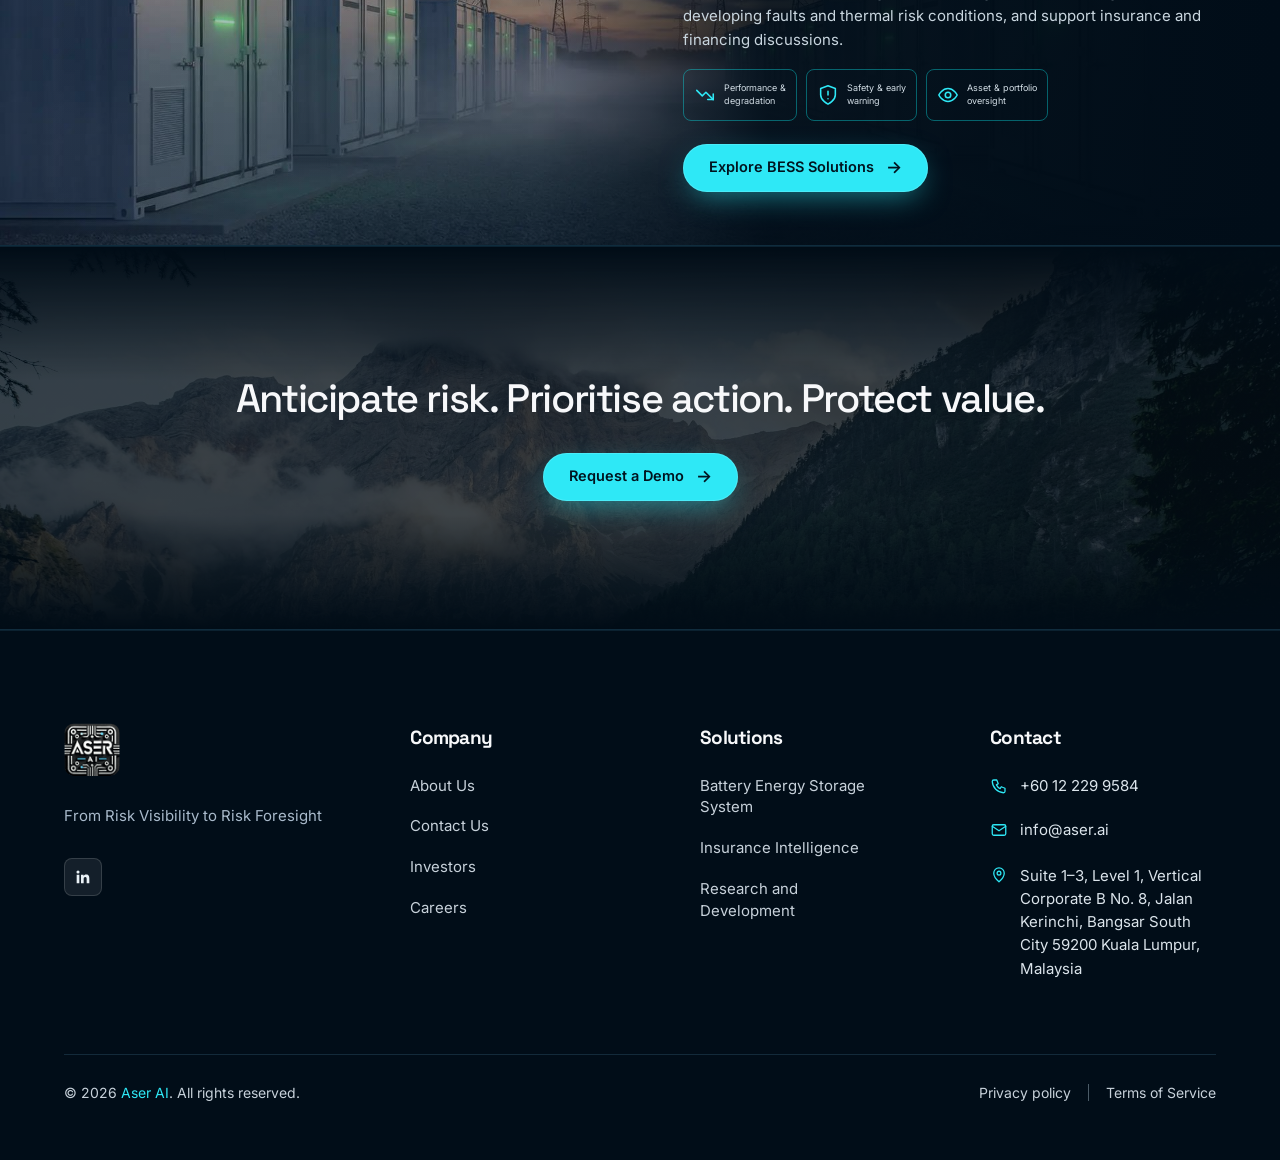
<file: platform.html>
<!DOCTYPE html>
<html lang="en">

<head>
    <meta charset="UTF-8">
    <meta name="viewport" content="width=device-width, initial-scale=1.0">
    <meta name="theme-color" content="#031321">
    <title>ASER Pantheon | Predictive Risk Intelligence</title>
    <link rel="preconnect" href="https://fonts.googleapis.com">
    <link rel="preconnect" href="https://fonts.gstatic.com" crossorigin>
    <link href="https://fonts.googleapis.com/css2?family=Inter:wght@300;400;500;600;700&family=Space+Grotesk:wght@400;500;600;700&display=swap" rel="stylesheet">
    <link rel="stylesheet" href="./style/main.css">
    <link rel="stylesheet" href="./style/responsive.css">
    <link rel="stylesheet" href="./style/design-system.css?v=20261120">
</head>

<body>

    <!-- AI LOADER -->
    <script>try{if(sessionStorage.getItem("aserLoaded"))document.documentElement.classList.add("al-skip")}catch(e){}</script>
    <div class="ai-loader" id="aiLoader" role="status" aria-live="polite" aria-label="Loading ASER AI">
        <div class="al-grid" aria-hidden="true"></div>
        <div class="al-core">
            <svg class="al-net" viewBox="0 0 400 400" aria-hidden="true" focusable="false">
                <circle class="al-orbit al-orbit-1" cx="200" cy="200" r="150"/>
                <circle class="al-orbit al-orbit-2" cx="200" cy="200" r="98"/>
                <circle class="al-scan" cx="200" cy="200" r="178"/>
                <g class="al-links"><line x1="350" y1="200" x2="285" y2="249" style="--i:0"/><line x1="350" y1="200" x2="285" y2="151" style="--i:1"/><line x1="306" y1="306" x2="285" y2="249" style="--i:2"/><line x1="306" y1="306" x2="200" y2="298" style="--i:3"/><line x1="200" y1="350" x2="200" y2="298" style="--i:4"/><line x1="200" y1="350" x2="285" y2="249" style="--i:5"/><line x1="94" y1="306" x2="115" y2="249" style="--i:6"/><line x1="94" y1="306" x2="200" y2="298" style="--i:7"/><line x1="50" y1="200" x2="115" y2="249" style="--i:8"/><line x1="50" y1="200" x2="115" y2="151" style="--i:9"/><line x1="94" y1="94" x2="115" y2="151" style="--i:10"/><line x1="94" y1="94" x2="200" y2="102" style="--i:11"/><line x1="200" y1="50" x2="200" y2="102" style="--i:12"/><line x1="200" y1="50" x2="285" y2="151" style="--i:13"/><line x1="306" y1="94" x2="285" y2="151" style="--i:14"/><line x1="306" y1="94" x2="200" y2="102" style="--i:15"/><line x1="285" y1="249" x2="200" y2="200" style="--i:16"/><line x1="200" y1="298" x2="200" y2="200" style="--i:17"/><line x1="115" y1="249" x2="200" y2="200" style="--i:18"/><line x1="115" y1="151" x2="200" y2="200" style="--i:19"/><line x1="200" y1="102" x2="200" y2="200" style="--i:20"/><line x1="285" y1="151" x2="200" y2="200" style="--i:21"/></g>
                <g class="al-pulses"><circle r="2.4"><animateMotion dur="1.40s" begin="0.00s" repeatCount="indefinite" path="M350 200 L 285 249"/></circle><circle r="2.4"><animateMotion dur="1.65s" begin="0.17s" repeatCount="indefinite" path="M350 200 L 285 151"/></circle><circle r="2.4"><animateMotion dur="1.90s" begin="0.34s" repeatCount="indefinite" path="M306 306 L 285 249"/></circle><circle r="2.4"><animateMotion dur="2.15s" begin="0.51s" repeatCount="indefinite" path="M306 306 L 200 298"/></circle><circle r="2.4"><animateMotion dur="1.40s" begin="0.68s" repeatCount="indefinite" path="M200 350 L 200 298"/></circle><circle r="2.4"><animateMotion dur="1.65s" begin="0.85s" repeatCount="indefinite" path="M200 350 L 285 249"/></circle><circle r="2.4"><animateMotion dur="1.90s" begin="1.02s" repeatCount="indefinite" path="M94 306 L 115 249"/></circle><circle r="2.4"><animateMotion dur="2.15s" begin="1.19s" repeatCount="indefinite" path="M94 306 L 200 298"/></circle><circle r="2.4"><animateMotion dur="1.40s" begin="0.16s" repeatCount="indefinite" path="M50 200 L 115 249"/></circle><circle r="2.4"><animateMotion dur="1.65s" begin="0.33s" repeatCount="indefinite" path="M50 200 L 115 151"/></circle><circle r="2.4"><animateMotion dur="1.90s" begin="0.50s" repeatCount="indefinite" path="M94 94 L 115 151"/></circle><circle r="2.4"><animateMotion dur="2.15s" begin="0.67s" repeatCount="indefinite" path="M94 94 L 200 102"/></circle><circle r="2.4"><animateMotion dur="1.40s" begin="0.84s" repeatCount="indefinite" path="M200 50 L 200 102"/></circle><circle r="2.4"><animateMotion dur="1.65s" begin="1.01s" repeatCount="indefinite" path="M200 50 L 285 151"/></circle><circle r="2.4"><animateMotion dur="1.90s" begin="1.18s" repeatCount="indefinite" path="M306 94 L 285 151"/></circle><circle r="2.4"><animateMotion dur="2.15s" begin="0.15s" repeatCount="indefinite" path="M306 94 L 200 102"/></circle><circle r="2.4"><animateMotion dur="1.40s" begin="0.32s" repeatCount="indefinite" path="M285 249 L 200 200"/></circle><circle r="2.4"><animateMotion dur="1.65s" begin="0.49s" repeatCount="indefinite" path="M200 298 L 200 200"/></circle><circle r="2.4"><animateMotion dur="1.90s" begin="0.66s" repeatCount="indefinite" path="M115 249 L 200 200"/></circle><circle r="2.4"><animateMotion dur="2.15s" begin="0.83s" repeatCount="indefinite" path="M115 151 L 200 200"/></circle><circle r="2.4"><animateMotion dur="1.40s" begin="1.00s" repeatCount="indefinite" path="M200 102 L 200 200"/></circle><circle r="2.4"><animateMotion dur="1.65s" begin="1.17s" repeatCount="indefinite" path="M285 151 L 200 200"/></circle></g>
                <g class="al-nodes"><circle class="al-n-out" cx="350" cy="200" r="4" style="--i:0"/><circle class="al-n-out" cx="306" cy="306" r="4" style="--i:1"/><circle class="al-n-out" cx="200" cy="350" r="4" style="--i:2"/><circle class="al-n-out" cx="94" cy="306" r="4" style="--i:3"/><circle class="al-n-out" cx="50" cy="200" r="4" style="--i:4"/><circle class="al-n-out" cx="94" cy="94" r="4" style="--i:5"/><circle class="al-n-out" cx="200" cy="50" r="4" style="--i:6"/><circle class="al-n-out" cx="306" cy="94" r="4" style="--i:7"/><circle class="al-n-in" cx="285" cy="249" r="5" style="--i:8"/><circle class="al-n-in" cx="200" cy="298" r="5" style="--i:9"/><circle class="al-n-in" cx="115" cy="249" r="5" style="--i:10"/><circle class="al-n-in" cx="115" cy="151" r="5" style="--i:11"/><circle class="al-n-in" cx="200" cy="102" r="5" style="--i:12"/><circle class="al-n-in" cx="285" cy="151" r="5" style="--i:13"/></g>
            </svg>
            <div class="al-logo">
                <span class="al-logo-ring"></span>
                <img src="./assets/images/aser-logo.png" alt="" width="64" height="61">
            </div>
        </div>
        <div class="al-brand">ASER <span>AI</span></div>
        <div class="al-status">
            <span class="al-dot"></span>
            <span class="al-text" data-steps="Connecting asset signals|Modelling risk pathways|Generating foresight">Connecting asset signals</span>
        </div>
        <div class="al-bar"><span></span></div>
        <span class="al-pct" aria-hidden="true">0%</span>
    </div>

    <header class="site-header">

        <a href="./index.html" class="logo" aria-label="ASER AI home"><img class="logo-mark" src="./assets/images/aser-logo.png" alt="ASER AI" width="40" height="38"></a>

        <nav class="main-nav" id="mainNavigation" aria-label="Main">

            <a href="./index.html" class="nav-link">Home</a>

            <a href="./platform.html" class="nav-link active" aria-current="page">Our Platform</a>

            <div class="nav-dropdown">
                <button class="nav-dropdown-toggle" type="button" aria-expanded="false" aria-controls="solutionsMenu">
                    Solutions <span class="nav-chevron" aria-hidden="true"></span>
                </button>
                <div class="nav-dropdown-menu" id="solutionsMenu">
                    <a href="./operational-intelligence.html">Battery Energy Storage Systems</a>
                    <a href="./insurance-intelligence.html">Insurance Intelligence</a>
                    <a href="./research-development.html">Research &amp; Development</a>
                </div>
            </div>

            <div class="nav-dropdown">
                <button class="nav-dropdown-toggle" type="button" aria-expanded="false" aria-controls="companyMenu">
                    Company <span class="nav-chevron" aria-hidden="true"></span>
                </button>
                <div class="nav-dropdown-menu" id="companyMenu">
                    <a href="./about-us.html">The ASER AI Way</a>
                    <a href="./team.html">Our Leadership</a>
                    <a href="./careers.html">Careers</a>
                    <a href="./investors.html">Investors</a>
                </div>
            </div>

            <a href="./news-media.html" class="nav-link">News &amp; Media</a>

            <a href="./contact.html" class="nav-contact-mobile">Contact us</a>

        </nav>

        <a href="./contact.html" class="nav-contact">Contact us</a>

        <button class="site-menu-toggle" type="button" aria-label="Open navigation" aria-expanded="false" aria-controls="mainNavigation">
            <span></span>
            <span></span>
        </button>

    </header>

    <main>
        <!-- HERO -->
        <section class="pantheon-hero" id="platform">
            <div class="hero-backdrop"></div>
            <div class="hero-grid"></div>
            <div class="hero-copy">
                <p class="eyebrow reveal">ASER PANTHEON</p>
                <h1 class="reveal delay-1">From asset data<br><span>to risk foresight.</span></h1>
                <p class="hero-intro reveal delay-2">Connect your existing systems to anticipate emerging risks, assess
                    potential consequences and prioritise action across critical assets.</p>
                <a class="pill-button reveal delay-3" href="#pantheon-in-action">See Pantheon in Action <span
                        aria-hidden="true">→</span></a>
            </div>
            <div class="hero-visual" aria-hidden="true">
                <svg class="risk-streams" viewBox="0 0 900 440" fill="none">
                    <defs>
                        <linearGradient id="stream" x1="0" y1="0" x2="1" y2="0">
                            <stop stop-color="#08e9ef" stop-opacity="0" />
                            <stop offset=".55" stop-color="#08e9ef" stop-opacity=".75" />
                            <stop offset="1" stop-color="#8eeeff" />
                        </linearGradient>
                        <filter id="glow">
                            <feGaussianBlur stdDeviation="4" result="b" />
                            <feMerge>
                                <feMergeNode in="b" />
                                <feMergeNode in="SourceGraphic" />
                            </feMerge>
                        </filter>
                    </defs>
                    <g stroke="url(#stream)" stroke-width="1.7" opacity=".88">
                        <path d="M0 82 C180 80 220 210 420 220 S680 220 900 80" />
                        <path d="M0 112 C190 105 250 215 430 220 S690 218 900 125" />
                        <path d="M0 142 C180 140 265 220 430 220 S700 220 900 175" />
                        <path d="M0 172 C190 170 280 220 430 220 S710 220 900 220" />
                        <path d="M0 202 C200 200 300 220 430 220 S700 220 900 270" />
                        <path d="M0 232 C190 235 270 225 430 220 S690 220 900 320" />
                        <path d="M0 262 C180 270 250 230 430 220 S690 230 900 365" />
                        <path d="M0 292 C170 300 245 235 430 220 S680 245 900 405" />
                    </g>
                    <path d="M430 15V410" stroke="#b8faff" stroke-dasharray="5 8" opacity=".55" />
                    <path d="M430 220H900" stroke="#08e9ef" stroke-width="1.5" opacity=".65" />
                    <circle cx="430" cy="220" r="10" fill="#08e9ef" filter="url(#glow)" />
                    <circle cx="430" cy="220" r="3.5" fill="#fff" />
                    <circle cx="760" cy="162" r="6" fill="#08e9ef" filter="url(#glow)" />
                    <circle cx="760" cy="162" r="2.4" fill="#fff" />
                    <g fill="#eafcff" font-family="DM Sans" font-size="16">
                        <text x="450" y="252">NOW</text>
                        <text x="746" y="148" text-anchor="end">Time to act</text>
                    </g>
                    <g fill="#08e9ef">
                        <circle cx="110" cy="112" r="2" />
                        <circle cx="180" cy="172" r="2" />
                        <circle cx="255" cy="208" r="2" />
                        <circle cx="130" cy="280" r="2" />
                        <circle cx="300" cy="240" r="2" />
                        <circle cx="810" cy="190" r="2" />
                    </g>
                </svg>
            </div>
            <div class="hero-bottom-glow"></div>
        </section>

        <!-- PLATFORM FLOW -->
        <section class="architecture section-pad" id="architecture">
            <div class="section-heading reveal">
                <h2>Connected data. Predictive intelligence. Informed action.</h2>
            </div>
            <div class="architecture-layout">
                <div class="data-inputs">
                    <article class="flow-card reveal"><span class="line-icon"><svg viewBox="0 0 24 24" aria-hidden="true"><path d="M3 12h4l3-7 4 14 3-7h4"/></svg></span>
                        <p>Operational &amp;<br>sensor data</p>
                    </article>
                    <article class="flow-card reveal"><span class="line-icon"><svg viewBox="0 0 24 24" aria-hidden="true"><rect x="8" y="2" width="8" height="4" rx="1"/><path d="M16 4h2a2 2 0 0 1 2 2v14a2 2 0 0 1-2 2H6a2 2 0 0 1-2-2V6a2 2 0 0 1 2-2h2"/><path d="M9 11h6M9 15h6M9 19h3"/></svg></span>
                        <p>Asset &amp;<br>maintenance records</p>
                    </article>
                    <article class="flow-card reveal"><span class="line-icon"><svg viewBox="0 0 24 24" aria-hidden="true"><path class="fill" d="M17.5 19H8a5 5 0 1 1 1-9.9A6 6 0 0 1 20.5 12a3.5 3.5 0 0 1-3 7z"/></svg></span>
                        <p>Environmental &amp;<br>external data</p>
                    </article>
                </div>
                <svg class="architecture-lines" aria-hidden="true" focusable="false">
                    <defs>
                        <marker id="archArrow" markerWidth="8" markerHeight="8" refX="7" refY="4" orient="auto" markerUnits="userSpaceOnUse">
                            <path d="M0 0L7 4L0 8" fill="none" stroke="#08e9ef" stroke-width="1.5" />
                        </marker>
                    </defs>
                    <g class="arch-paths" fill="none" stroke="#08e9ef" stroke-width="1.8" opacity=".85"></g>
                </svg>
                <div class="pantheon-core reveal">
                    <div class="core-brand">ASER <span>PANTHEON</span></div>
                    <div class="core-module"><span><svg viewBox="0 0 24 24" aria-hidden="true"><rect x="2" y="7" width="17" height="10" rx="2"/><path d="M22 11v2"/><path d="m11 9-2 3h3l-2 3"/></svg></span>Asset Intelligence</div>
                    <div class="core-module"><span><svg viewBox="0 0 24 24" aria-hidden="true"><path d="M3 3v18h18"/><path d="M7 16v-3M11 16V9M15 16v-5M19 16V6"/></svg></span>Quantitative Risk Modelling</div>
                    <div class="core-module"><span><svg viewBox="0 0 24 24" aria-hidden="true"><path d="M12 3l1.9 5.1L19 10l-5.1 1.9L12 17l-1.9-5.1L5 10l5.1-1.9z"/><path d="M19 15l.8 2.2 2.2.8-2.2.8L19 21l-.8-2.2-2.2-.8 2.2-.8z"/></svg></span>Advanced AI &amp;<br>Predictive Analytics</div>
                </div>
                <div class="outcomes">
                    <article class="flow-card reveal"><span class="line-icon"><svg viewBox="0 0 24 24" aria-hidden="true"><path d="M3.3 19a10 10 0 1 1 17.4 0"/><path d="m12 14 4-4"/><circle cx="12" cy="14" r="1"/></svg></span>
                        <p>Risk outlooks</p>
                    </article>
                    <article class="flow-card reveal"><span class="line-icon"><svg viewBox="0 0 24 24" aria-hidden="true"><path d="M10.3 3.9 1.8 18a2 2 0 0 0 1.7 3h17a2 2 0 0 0 1.7-3L13.7 3.9a2 2 0 0 0-3.4 0z"/><path d="M12 9v4M12 17h.01"/></svg></span>
                        <p>Early warnings</p>
                    </article>
                    <article class="flow-card reveal"><span class="line-icon"><svg viewBox="0 0 24 24" aria-hidden="true"><path d="M10 6h11M10 12h11M10 18h11"/><path d="M4 6h1v4M4 10h2"/><path d="M6 18H4c0-1 2-2 2-3s-1-1.5-2-1"/></svg></span>
                        <p>Prioritised<br>interventions</p>
                    </article>
                    <article class="flow-card reveal"><span class="line-icon"><svg viewBox="0 0 24 24" aria-hidden="true"><path d="M12 13v8M12 3v3"/><path d="M4 6h13l3 3.5-3 3.5H4z"/></svg></span>
                        <p>Decision support</p>
                    </article>
                </div>
            </div>
            <p class="architecture-note reveal">Complements BMS, EMS, SCADA and other operational systems.</p>
        </section>

        <!-- PANTHEON IN ACTION (platform screens) -->
        <section class="pia-section section-pad" id="pantheon-in-action" aria-labelledby="piaTitle">
            <div class="pia-inner">
                <div class="section-heading centered reveal">
                    <p class="eyebrow">PANTHEON IN ACTION</p>
                    <h2 id="piaTitle">Aser Pantheon <span>in action.</span></h2>
                </div>
                <div class="pia-viewer reveal" data-interval="6000">
                    <div class="pia-tabs" role="tablist" aria-label="Pantheon screens">
                        <button class="pia-tab is-active" type="button" role="tab" id="pia-tab-01" aria-controls="pia-slide-01" aria-selected="true" tabindex="0"><span class="pia-num">01</span><span class="pia-name">Portfolio Overview</span><i class="pia-progress" aria-hidden="true"></i></button>
                        <button class="pia-tab" type="button" role="tab" id="pia-tab-02" aria-controls="pia-slide-02" aria-selected="false" tabindex="-1"><span class="pia-num">02</span><span class="pia-name">Asset Details</span><i class="pia-progress" aria-hidden="true"></i></button>
                        <button class="pia-tab" type="button" role="tab" id="pia-tab-03" aria-controls="pia-slide-03" aria-selected="false" tabindex="-1"><span class="pia-num">03</span><span class="pia-name">12-Month SOH Projection</span><i class="pia-progress" aria-hidden="true"></i></button>
                        <button class="pia-tab" type="button" role="tab" id="pia-tab-04" aria-controls="pia-slide-04" aria-selected="false" tabindex="-1"><span class="pia-num">04</span><span class="pia-name">Cell-Level Intelligence</span><i class="pia-progress" aria-hidden="true"></i></button>
                        <button class="pia-tab" type="button" role="tab" id="pia-tab-05" aria-controls="pia-slide-05" aria-selected="false" tabindex="-1"><span class="pia-num">05</span><span class="pia-name">Performance Manager</span><i class="pia-progress" aria-hidden="true"></i></button>
                        <button class="pia-tab" type="button" role="tab" id="pia-tab-06" aria-controls="pia-slide-06" aria-selected="false" tabindex="-1"><span class="pia-num">06</span><span class="pia-name">Demand Response</span><i class="pia-progress" aria-hidden="true"></i></button>
                        <button class="pia-tab" type="button" role="tab" id="pia-tab-07" aria-controls="pia-slide-07" aria-selected="false" tabindex="-1"><span class="pia-num">07</span><span class="pia-name">Peak Shaving</span><i class="pia-progress" aria-hidden="true"></i></button>
                        <button class="pia-tab" type="button" role="tab" id="pia-tab-08" aria-controls="pia-slide-08" aria-selected="false" tabindex="-1"><span class="pia-num">08</span><span class="pia-name">Insurance Underwriting</span><i class="pia-progress" aria-hidden="true"></i></button>
                        <button class="pia-tab" type="button" role="tab" id="pia-tab-09" aria-controls="pia-slide-09" aria-selected="false" tabindex="-1"><span class="pia-num">09</span><span class="pia-name">Compliance</span><i class="pia-progress" aria-hidden="true"></i></button>
                        <button class="pia-tab" type="button" role="tab" id="pia-tab-10" aria-controls="pia-slide-10" aria-selected="false" tabindex="-1"><span class="pia-num">10</span><span class="pia-name">Observability</span><i class="pia-progress" aria-hidden="true"></i></button>
                        <button class="pia-tab" type="button" role="tab" id="pia-tab-11" aria-controls="pia-slide-11" aria-selected="false" tabindex="-1"><span class="pia-num">11</span><span class="pia-name">State of Health</span><i class="pia-progress" aria-hidden="true"></i></button>
                    </div>
                    <div class="pia-stage">
                        <figure class="pia-slide is-active" role="tabpanel" id="pia-slide-01" aria-labelledby="pia-tab-01">
                            <figcaption class="pia-caption">Monitor all battery energy storage assets in real time, with SOC, energy, safety and alerts at a glance.</figcaption>
                            <div class="pia-screen">
                                <div class="pia-chrome" aria-hidden="true"><i></i><i></i><i></i><span>app.aser.ai / pantheon</span></div>
                                <div class="pia-image"><img src="./assets/images/platform-demo/01-portfolio-overview.webp" alt="Aser Pantheon Portfolio Overview dashboard" decoding="async"></div>
                            </div>
                        </figure>
                        <figure class="pia-slide" role="tabpanel" id="pia-slide-02" aria-labelledby="pia-tab-02" hidden>
                            <figcaption class="pia-caption">Track individual asset condition, performance and remaining useful life.</figcaption>
                            <div class="pia-screen">
                                <div class="pia-chrome" aria-hidden="true"><i></i><i></i><i></i><span>app.aser.ai / pantheon</span></div>
                                <div class="pia-image"><img src="./assets/images/platform-demo/02-asset-details.webp" alt="Aser Pantheon Asset Details dashboard" loading="lazy" decoding="async"></div>
                            </div>
                        </figure>
                        <figure class="pia-slide" role="tabpanel" id="pia-slide-03" aria-labelledby="pia-tab-03" hidden>
                            <figcaption class="pia-caption">Project battery health and track degradation against end-of-life thresholds.</figcaption>
                            <div class="pia-screen">
                                <div class="pia-chrome" aria-hidden="true"><i></i><i></i><i></i><span>app.aser.ai / pantheon</span></div>
                                <div class="pia-image"><img src="./assets/images/platform-demo/03-soh-projection.webp" alt="Aser Pantheon 12-Month SOH Projection dashboard" loading="lazy" decoding="async"></div>
                            </div>
                        </figure>
                        <figure class="pia-slide" role="tabpanel" id="pia-slide-04" aria-labelledby="pia-tab-04" hidden>
                            <figcaption class="pia-caption">Track cell ageing, voltage variations and defect indicators to identify developing issues.</figcaption>
                            <div class="pia-screen">
                                <div class="pia-chrome" aria-hidden="true"><i></i><i></i><i></i><span>app.aser.ai / pantheon</span></div>
                                <div class="pia-image"><img src="./assets/images/platform-demo/04-cell-level-intelligence.webp" alt="Aser Pantheon Cell-Level Intelligence dashboard" loading="lazy" decoding="async"></div>
                            </div>
                        </figure>
                        <figure class="pia-slide" role="tabpanel" id="pia-slide-05" aria-labelledby="pia-tab-05" hidden>
                            <figcaption class="pia-caption">Compare expected and achieved throughput to identify performance gaps and energy losses.</figcaption>
                            <div class="pia-screen">
                                <div class="pia-chrome" aria-hidden="true"><i></i><i></i><i></i><span>app.aser.ai / pantheon</span></div>
                                <div class="pia-image"><img src="./assets/images/platform-demo/05-performance-manager.webp" alt="Aser Pantheon Performance Manager dashboard" loading="lazy" decoding="async"></div>
                            </div>
                        </figure>
                        <figure class="pia-slide" role="tabpanel" id="pia-slide-06" aria-labelledby="pia-tab-06" hidden>
                            <figcaption class="pia-caption">Optimise BESS charging and discharging using energy price forecasts and operating conditions.</figcaption>
                            <div class="pia-screen">
                                <div class="pia-chrome" aria-hidden="true"><i></i><i></i><i></i><span>app.aser.ai / pantheon</span></div>
                                <div class="pia-image"><img src="./assets/images/platform-demo/06-demand-response.webp" alt="Aser Pantheon Demand Response dashboard" loading="lazy" decoding="async"></div>
                            </div>
                        </figure>
                        <figure class="pia-slide" role="tabpanel" id="pia-slide-07" aria-labelledby="pia-tab-07" hidden>
                            <figcaption class="pia-caption">Help reduce maximum demand charges by optimising BESS dispatch against real-time demand profiles.</figcaption>
                            <div class="pia-screen">
                                <div class="pia-chrome" aria-hidden="true"><i></i><i></i><i></i><span>app.aser.ai / pantheon</span></div>
                                <div class="pia-image"><img src="./assets/images/platform-demo/07-peak-shaving.webp" alt="Aser Pantheon Peak Shaving dashboard" loading="lazy" decoding="async"></div>
                            </div>
                        </figure>
                        <figure class="pia-slide" role="tabpanel" id="pia-slide-08" aria-labelledby="pia-tab-08" hidden>
                            <figcaption class="pia-caption">Translate battery behaviour and operating data into predictive risk scores for better-informed underwriting.</figcaption>
                            <div class="pia-screen">
                                <div class="pia-chrome" aria-hidden="true"><i></i><i></i><i></i><span>app.aser.ai / pantheon</span></div>
                                <div class="pia-image"><img src="./assets/images/platform-demo/08-insurance-underwriting.webp" alt="Aser Pantheon Insurance Underwriting dashboard" loading="lazy" decoding="async"></div>
                            </div>
                        </figure>
                        <figure class="pia-slide" role="tabpanel" id="pia-slide-09" aria-labelledby="pia-tab-09" hidden>
                            <figcaption class="pia-caption">Monitor compliance status, operational risks and maintenance progress against relevant BESS standards.</figcaption>
                            <div class="pia-screen">
                                <div class="pia-chrome" aria-hidden="true"><i></i><i></i><i></i><span>app.aser.ai / pantheon</span></div>
                                <div class="pia-image"><img src="./assets/images/platform-demo/09-compliance.webp" alt="Aser Pantheon Compliance dashboard" loading="lazy" decoding="async"></div>
                            </div>
                        </figure>
                        <figure class="pia-slide" role="tabpanel" id="pia-slide-10" aria-labelledby="pia-tab-10" hidden>
                            <figcaption class="pia-caption">Monitor system health, power flow and safety metrics across every BESS asset in your fleet.</figcaption>
                            <div class="pia-screen">
                                <div class="pia-chrome" aria-hidden="true"><i></i><i></i><i></i><span>app.aser.ai / pantheon</span></div>
                                <div class="pia-image"><img src="./assets/images/platform-demo/10-observability.webp" alt="Aser Pantheon Observability dashboard" loading="lazy" decoding="async"></div>
                            </div>
                        </figure>
                        <figure class="pia-slide" role="tabpanel" id="pia-slide-11" aria-labelledby="pia-tab-11" hidden>
                            <figcaption class="pia-caption">Assess battery health, degradation drivers and emerging warranty risks.</figcaption>
                            <div class="pia-screen">
                                <div class="pia-chrome" aria-hidden="true"><i></i><i></i><i></i><span>app.aser.ai / pantheon</span></div>
                                <div class="pia-image"><img src="./assets/images/platform-demo/11-state-of-health.webp" alt="Aser Pantheon State of Health dashboard" loading="lazy" decoding="async"></div>
                            </div>
                        </figure>
                        <div class="pia-controls">
                            <button class="pia-arrow pia-prev" type="button" aria-label="Previous screen"><svg viewBox="0 0 24 24" aria-hidden="true"><path d="M15 6l-6 6 6 6"/></svg></button>
                            <span class="pia-count" aria-live="polite"><b>01</b> / 11</span>
                            <button class="pia-arrow pia-next" type="button" aria-label="Next screen"><svg viewBox="0 0 24 24" aria-hidden="true"><path d="M9 6l6 6-6 6"/></svg></button>
                        </div>
                    </div>
                </div>
            </div>
        </section>

        <!-- CAPABILITIES -->
        <section class="capabilities section-pad" id="solutions">
            <div class="section-heading centered reveal">
                <p class="eyebrow">PLATFORM CAPABILITIES</p>
                <h2>Built to turn insight into action.</h2>
            </div>
            <div class="capability-grid">
                <article class="capability-card reveal"><span class="cap-icon"><svg viewBox="0 0 24 24" aria-hidden="true"><ellipse cx="12" cy="5" rx="8" ry="3"/><path d="M4 5v6c0 1.7 3.6 3 8 3s8-1.3 8-3V5"/><path d="M4 11v6c0 1.7 3.6 3 8 3s8-1.3 8-3v-6"/></svg></span>
                    <h3>Connected Data</h3>
                    <p>Bring fragmented asset and contextual data together.</p>
                </article>
                <article class="capability-card reveal"><span class="cap-icon"><svg viewBox="0 0 24 24" aria-hidden="true"><path d="M3 3v18h18"/><path d="m7 15 3-3 3 2 3-4"/><path d="m16 10 4-4" stroke-dasharray="2 2.5"/></svg></span>
                    <h3>Predictive Risk Models</h3>
                    <p>Identify developing patterns and assess potential consequences.</p>
                </article>
                <article class="capability-card reveal"><span class="cap-icon"><svg viewBox="0 0 24 24" aria-hidden="true"><rect x="3" y="3" width="7" height="9" rx="1"/><rect x="14" y="3" width="7" height="5" rx="1"/><rect x="14" y="12" width="7" height="9" rx="1"/><rect x="3" y="16" width="7" height="5" rx="1"/></svg></span>
                    <h3>Portfolio Visibility</h3>
                    <p>See emerging changes across assets and sites.</p>
                </article>
                <article class="capability-card reveal"><span class="cap-icon"><svg viewBox="0 0 24 24" aria-hidden="true"><circle cx="12" cy="12" r="9"/><path d="m15.5 8.5-2 5-5 2 2-5z"/></svg></span>
                    <h3>Decision Support</h3>
                    <p>Prioritise investigation, intervention and risk management.</p>
                </article>
                <article class="capability-card reveal"><span class="cap-icon"><svg viewBox="0 0 24 24" aria-hidden="true"><path d="m8 8-4 4 4 4M16 8l4 4-4 4M13.5 5l-3 14"/></svg></span>
                    <h3>Open Integration</h3>
                    <p>Connect through APIs and flexible integration options.</p>
                </article>
                <article class="capability-card reveal"><span class="cap-icon"><svg viewBox="0 0 24 24" aria-hidden="true"><path d="M12 22s8-4 8-10V5l-8-3-8 3v7c0 6 8 10 8 10z"/><path d="m9 12 2 2 4-4"/></svg></span>
                    <h3>Security &amp; Governance</h3>
                    <p>Align deployment with organisational data requirements.</p>
                </article>
            </div>
        </section>

        <!-- BESS USE CASE -->
        <section class="bess-section" id="insights">
            <div class="bess-image" role="img" aria-label="Battery energy storage facility at dusk"></div>
            <div class="bess-content reveal">
                <p class="eyebrow">RISK FORESIGHT IN PRACTICE</p>
                <h2>Starting with battery energy storage.</h2>
                <p class="bess-description">Protect performance throughout remaining useful life, recognise developing
                    faults and thermal risk conditions, and support insurance and financing discussions.</p>
                <div class="bess-tags">
                    <span><svg viewBox="0 0 24 24" aria-hidden="true"><path d="m3 7 6 6 4-4 8 8"/><path d="M15 17h6v-6"/></svg> <small>Performance &amp;<br>degradation</small></span>
                    <span><svg viewBox="0 0 24 24" aria-hidden="true"><path d="M12 22s8-4 8-10V5l-8-3-8 3v7c0 6 8 10 8 10z"/><path d="M12 8v4M12 16h.01"/></svg> <small>Safety &amp; early<br>warning</small></span>
                    <span><svg viewBox="0 0 24 24" aria-hidden="true"><path d="M2 12s3.5-7 10-7 10 7 10 7-3.5 7-10 7S2 12 2 12z"/><circle cx="12" cy="12" r="3"/></svg> <small>Asset &amp; portfolio<br>oversight</small></span>
                </div>
                <a href="./operational-intelligence.html" class="pill-button">Explore BESS Solutions <span>→</span></a>
            </div>
        </section>

        <!-- CTA -->
        <section class="closing-cta" id="contact">
            <div class="closing-overlay"></div>
            <div class="closing-content reveal">
                <h2>Anticipate risk. Prioritise action. Protect value.</h2>
                <a href="mailto:info@aser.ai" class="pill-button">Request a Demo <span>→</span></a>
            </div>
        </section>
    </main>

    <footer class="aser-footer">
        <div class="aser-footer-inner">

            <div class="aser-footer-main">

                <!-- BRAND -->
                <div class="aser-footer-brand">
                    <div class="aser-footer-logo-wrap">
                        <img class="aser-footer-logo-img" src="./assets/images/aser-logo.png" alt="ASER AI" width="48" height="46">
                    </div>

                    <p class="aser-footer-tagline">From Risk Visibility to Risk Foresight</p>

                    <a href="https://www.linkedin.com/company/aser-ai/" class="aser-footer-social" aria-label="ASER AI on LinkedIn" target="_blank" rel="noopener"><svg viewBox="0 0 24 24" aria-hidden="true"><path d="M20.45 20.45h-3.56v-5.57c0-1.33-.02-3.04-1.85-3.04-1.85 0-2.14 1.45-2.14 2.94v5.67H9.35V9h3.41v1.56h.05c.48-.9 1.64-1.85 3.37-1.85 3.6 0 4.27 2.37 4.27 5.46v6.28zM5.34 7.43a2.06 2.06 0 1 1 0-4.13 2.06 2.06 0 0 1 0 4.13zM7.12 20.45H3.56V9h3.56v11.45z"/></svg></a>
                </div>

                <!-- COMPANY -->
                <div class="aser-footer-col">
                    <h3>Company</h3>
                    <ul>
                        <li><a href="./about-us.html">About Us</a></li>
                        <li><a href="./contact.html">Contact Us</a></li>
                        <li><a href="./investors.html">Investors</a></li>
                        <li><a href="./careers.html">Careers</a></li>
                    </ul>
                </div>

                <!-- SOLUTIONS -->
                <div class="aser-footer-col aser-footer-solutions">
                    <h3>Solutions</h3>
                    <ul>
                        <li><a href="./operational-intelligence.html">Battery Energy Storage<br>System</a></li>
                        <li><a href="./insurance-intelligence.html">Insurance Intelligence</a></li>
                        <li><a href="./research-development.html">Research and<br>Development</a></li>
                    </ul>
                </div>

                <!-- CONTACT -->
                <div class="aser-footer-col aser-footer-contact-col">
                    <h3>Contact</h3>
                    <ul class="aser-footer-contact-list">
                        <li>
                            <a href="tel:+60122299584" class="aser-footer-contact-link">
                                <span class="aser-footer-contact-icon"><svg viewBox="0 0 24 24" aria-hidden="true"><path d="M5 4h4l2 5-2.5 1.5a11 11 0 0 0 5 5L15 13l5 2v4a2 2 0 0 1-2 2A16 16 0 0 1 3 6a2 2 0 0 1 2-2"/></svg></span>
                                <span class="aser-footer-contact-text">+60 12 229 9584</span>
                            </a>
                        </li>
                        <li>
                            <a href="mailto:info@aser.ai" class="aser-footer-contact-link">
                                <span class="aser-footer-contact-icon"><svg viewBox="0 0 24 24" aria-hidden="true"><rect x="3" y="5" width="18" height="14" rx="2"/><path d="m3 7 9 6 9-6"/></svg></span>
                                <span class="aser-footer-contact-text">info@aser.ai</span>
                            </a>
                        </li>
                        <li>
                            <div class="aser-footer-contact-link">
                                <span class="aser-footer-contact-icon"><svg viewBox="0 0 24 24" aria-hidden="true"><path d="M12 21s7-6.2 7-11.5A7 7 0 0 0 5 9.5C5 14.8 12 21 12 21z"/><circle cx="12" cy="9.5" r="2.5"/></svg></span>
                                <span class="aser-footer-address">
                                    Suite 1–3, Level 1, Vertical<br>
                                    Corporate B No. 8, Jalan<br>
                                    Kerinchi, Bangsar South<br>
                                    City 59200 Kuala Lumpur,<br>
                                    Malaysia
                                </span>
                            </div>
                        </li>
                    </ul>
                </div>

            </div>

            <!-- BOTTOM BAR -->
            <div class="aser-footer-bottom">
                <p class="aser-footer-bottom-copy">
                    © 2026 <span>Aser AI</span>. All rights reserved.
                </p>

                <div class="aser-footer-legal">
                    <a href="./privacy-policy.html">Privacy policy</a>
                    <span class="aser-footer-legal-divider"></span>
                    <a href="./terms.html">Terms of Service</a>
                </div>
            </div>

        </div>
    </footer>

    <script src="./script/main.js?v=20261120" defer></script>
</body>

</html>
</file>
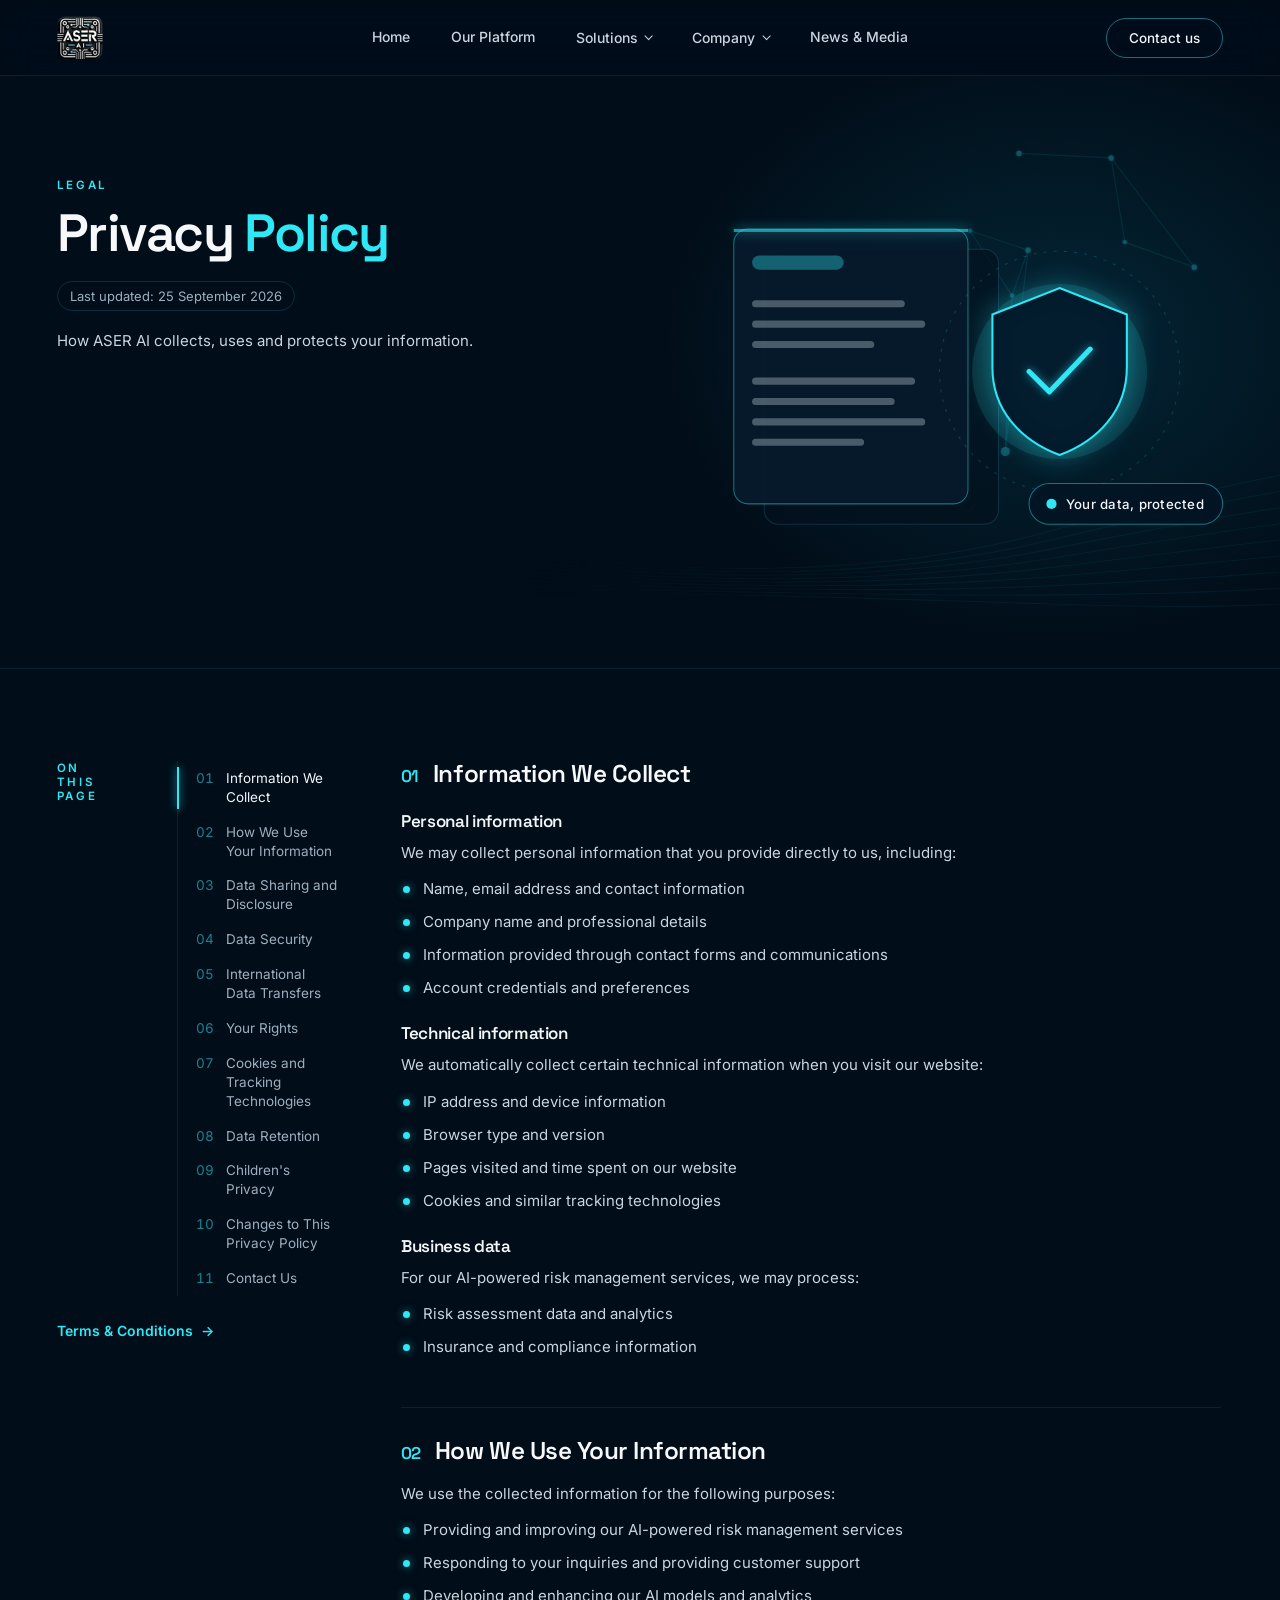
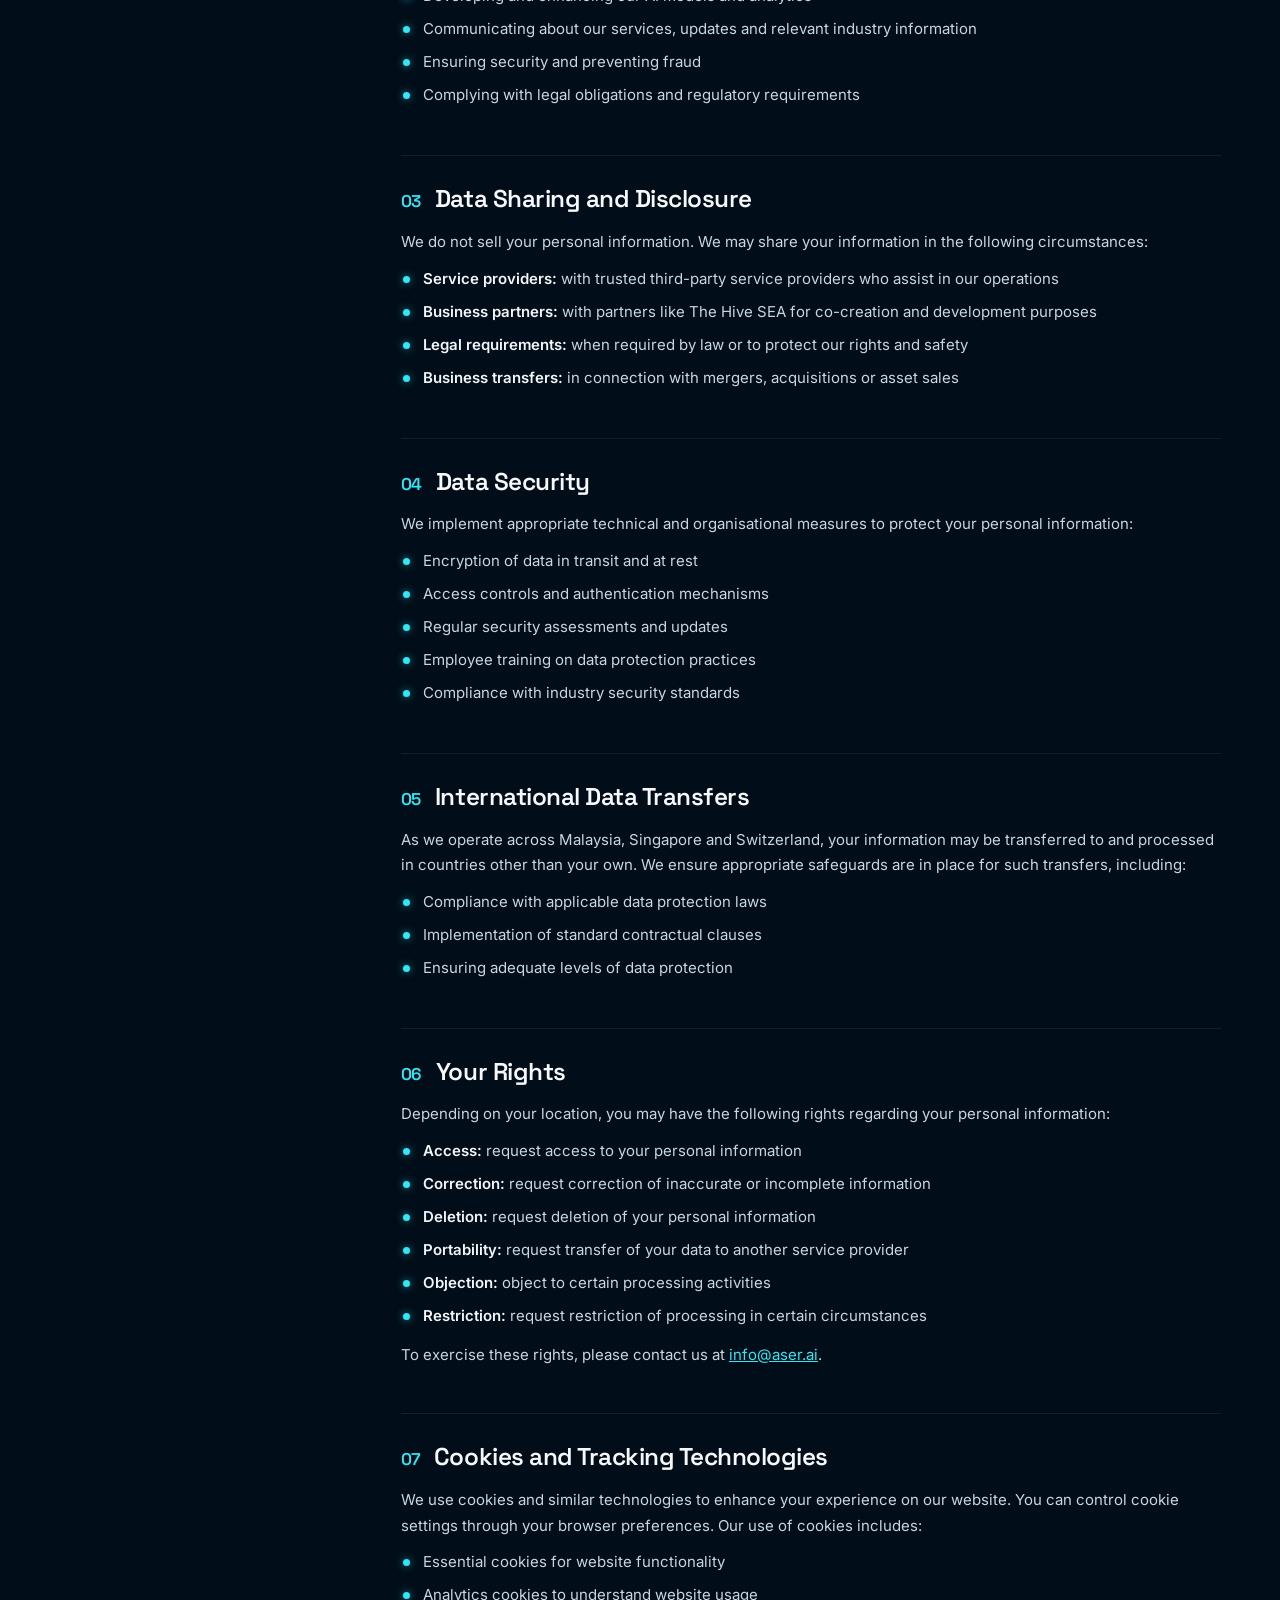
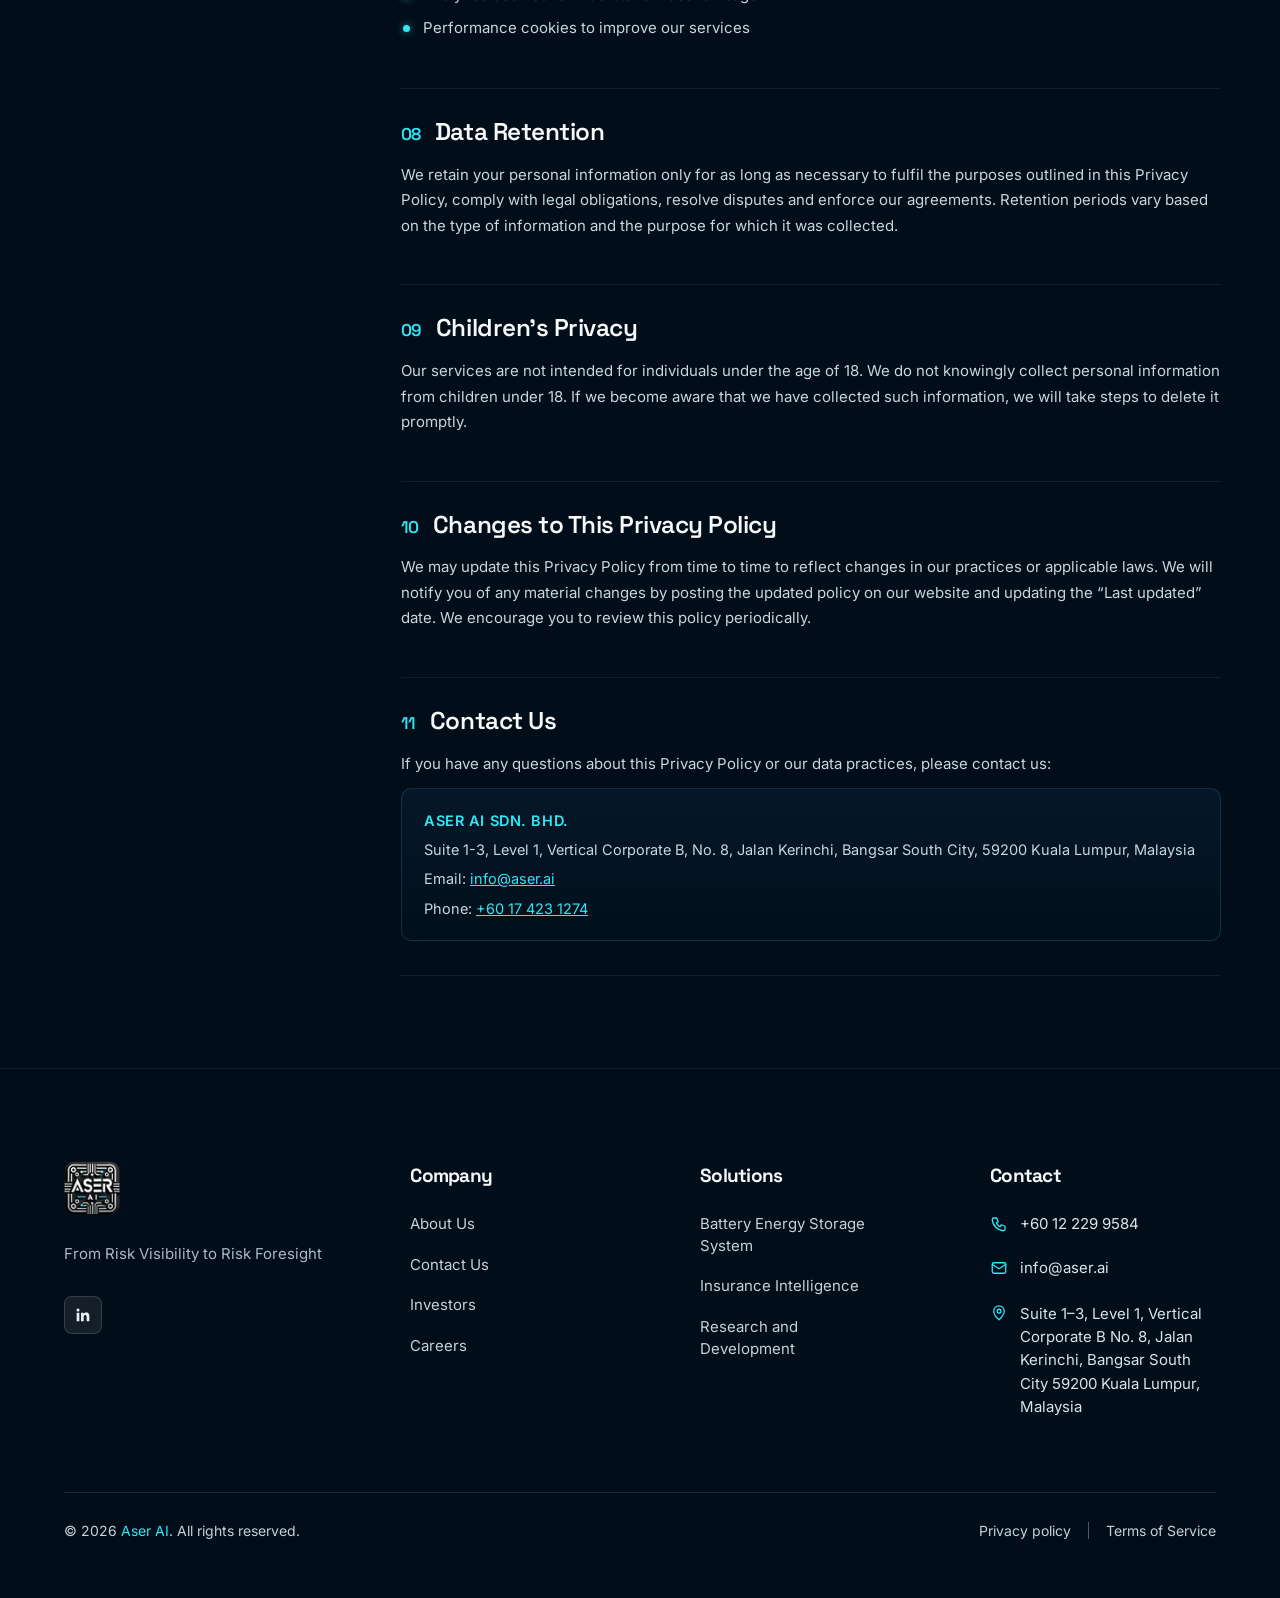
<file: privacy-policy.html>
<!DOCTYPE html>
<html lang="en">

<head>
    <meta charset="UTF-8">
    <meta name="viewport" content="width=device-width, initial-scale=1.0">
    <meta name="theme-color" content="#010d18">
    <meta name="description" content="How ASER AI collects, uses and protects personal information.">
    <title>Privacy Policy | ASER AI</title>
    <link rel="preconnect" href="https://fonts.googleapis.com">
    <link rel="preconnect" href="https://fonts.gstatic.com" crossorigin>
    <link href="https://fonts.googleapis.com/css2?family=Inter:wght@300;400;500;600;700&family=Space+Grotesk:wght@400;500;600;700&display=swap" rel="stylesheet">
    <link rel="stylesheet" href="./style/main.css">
    <link rel="stylesheet" href="./style/responsive.css">
    <link rel="stylesheet" href="./style/design-system.css?v=20261120">
</head>

<body class="lg-page">

    <!-- AI LOADER -->
    <script>try{if(sessionStorage.getItem("aserLoaded"))document.documentElement.classList.add("al-skip")}catch(e){}</script>
    <div class="ai-loader" id="aiLoader" role="status" aria-live="polite" aria-label="Loading ASER AI">
        <div class="al-grid" aria-hidden="true"></div>
        <div class="al-core">
            <svg class="al-net" viewBox="0 0 400 400" aria-hidden="true" focusable="false">
                <circle class="al-orbit al-orbit-1" cx="200" cy="200" r="150"/>
                <circle class="al-orbit al-orbit-2" cx="200" cy="200" r="98"/>
                <circle class="al-scan" cx="200" cy="200" r="178"/>
                <g class="al-links"><line x1="350" y1="200" x2="285" y2="249" style="--i:0"/><line x1="350" y1="200" x2="285" y2="151" style="--i:1"/><line x1="306" y1="306" x2="285" y2="249" style="--i:2"/><line x1="306" y1="306" x2="200" y2="298" style="--i:3"/><line x1="200" y1="350" x2="200" y2="298" style="--i:4"/><line x1="200" y1="350" x2="285" y2="249" style="--i:5"/><line x1="94" y1="306" x2="115" y2="249" style="--i:6"/><line x1="94" y1="306" x2="200" y2="298" style="--i:7"/><line x1="50" y1="200" x2="115" y2="249" style="--i:8"/><line x1="50" y1="200" x2="115" y2="151" style="--i:9"/><line x1="94" y1="94" x2="115" y2="151" style="--i:10"/><line x1="94" y1="94" x2="200" y2="102" style="--i:11"/><line x1="200" y1="50" x2="200" y2="102" style="--i:12"/><line x1="200" y1="50" x2="285" y2="151" style="--i:13"/><line x1="306" y1="94" x2="285" y2="151" style="--i:14"/><line x1="306" y1="94" x2="200" y2="102" style="--i:15"/><line x1="285" y1="249" x2="200" y2="200" style="--i:16"/><line x1="200" y1="298" x2="200" y2="200" style="--i:17"/><line x1="115" y1="249" x2="200" y2="200" style="--i:18"/><line x1="115" y1="151" x2="200" y2="200" style="--i:19"/><line x1="200" y1="102" x2="200" y2="200" style="--i:20"/><line x1="285" y1="151" x2="200" y2="200" style="--i:21"/></g>
                <g class="al-pulses"><circle r="2.4"><animateMotion dur="1.40s" begin="0.00s" repeatCount="indefinite" path="M350 200 L 285 249"/></circle><circle r="2.4"><animateMotion dur="1.65s" begin="0.17s" repeatCount="indefinite" path="M350 200 L 285 151"/></circle><circle r="2.4"><animateMotion dur="1.90s" begin="0.34s" repeatCount="indefinite" path="M306 306 L 285 249"/></circle><circle r="2.4"><animateMotion dur="2.15s" begin="0.51s" repeatCount="indefinite" path="M306 306 L 200 298"/></circle><circle r="2.4"><animateMotion dur="1.40s" begin="0.68s" repeatCount="indefinite" path="M200 350 L 200 298"/></circle><circle r="2.4"><animateMotion dur="1.65s" begin="0.85s" repeatCount="indefinite" path="M200 350 L 285 249"/></circle><circle r="2.4"><animateMotion dur="1.90s" begin="1.02s" repeatCount="indefinite" path="M94 306 L 115 249"/></circle><circle r="2.4"><animateMotion dur="2.15s" begin="1.19s" repeatCount="indefinite" path="M94 306 L 200 298"/></circle><circle r="2.4"><animateMotion dur="1.40s" begin="0.16s" repeatCount="indefinite" path="M50 200 L 115 249"/></circle><circle r="2.4"><animateMotion dur="1.65s" begin="0.33s" repeatCount="indefinite" path="M50 200 L 115 151"/></circle><circle r="2.4"><animateMotion dur="1.90s" begin="0.50s" repeatCount="indefinite" path="M94 94 L 115 151"/></circle><circle r="2.4"><animateMotion dur="2.15s" begin="0.67s" repeatCount="indefinite" path="M94 94 L 200 102"/></circle><circle r="2.4"><animateMotion dur="1.40s" begin="0.84s" repeatCount="indefinite" path="M200 50 L 200 102"/></circle><circle r="2.4"><animateMotion dur="1.65s" begin="1.01s" repeatCount="indefinite" path="M200 50 L 285 151"/></circle><circle r="2.4"><animateMotion dur="1.90s" begin="1.18s" repeatCount="indefinite" path="M306 94 L 285 151"/></circle><circle r="2.4"><animateMotion dur="2.15s" begin="0.15s" repeatCount="indefinite" path="M306 94 L 200 102"/></circle><circle r="2.4"><animateMotion dur="1.40s" begin="0.32s" repeatCount="indefinite" path="M285 249 L 200 200"/></circle><circle r="2.4"><animateMotion dur="1.65s" begin="0.49s" repeatCount="indefinite" path="M200 298 L 200 200"/></circle><circle r="2.4"><animateMotion dur="1.90s" begin="0.66s" repeatCount="indefinite" path="M115 249 L 200 200"/></circle><circle r="2.4"><animateMotion dur="2.15s" begin="0.83s" repeatCount="indefinite" path="M115 151 L 200 200"/></circle><circle r="2.4"><animateMotion dur="1.40s" begin="1.00s" repeatCount="indefinite" path="M200 102 L 200 200"/></circle><circle r="2.4"><animateMotion dur="1.65s" begin="1.17s" repeatCount="indefinite" path="M285 151 L 200 200"/></circle></g>
                <g class="al-nodes"><circle class="al-n-out" cx="350" cy="200" r="4" style="--i:0"/><circle class="al-n-out" cx="306" cy="306" r="4" style="--i:1"/><circle class="al-n-out" cx="200" cy="350" r="4" style="--i:2"/><circle class="al-n-out" cx="94" cy="306" r="4" style="--i:3"/><circle class="al-n-out" cx="50" cy="200" r="4" style="--i:4"/><circle class="al-n-out" cx="94" cy="94" r="4" style="--i:5"/><circle class="al-n-out" cx="200" cy="50" r="4" style="--i:6"/><circle class="al-n-out" cx="306" cy="94" r="4" style="--i:7"/><circle class="al-n-in" cx="285" cy="249" r="5" style="--i:8"/><circle class="al-n-in" cx="200" cy="298" r="5" style="--i:9"/><circle class="al-n-in" cx="115" cy="249" r="5" style="--i:10"/><circle class="al-n-in" cx="115" cy="151" r="5" style="--i:11"/><circle class="al-n-in" cx="200" cy="102" r="5" style="--i:12"/><circle class="al-n-in" cx="285" cy="151" r="5" style="--i:13"/></g>
            </svg>
            <div class="al-logo">
                <span class="al-logo-ring"></span>
                <img src="./assets/images/aser-logo.png" alt="" width="64" height="61">
            </div>
        </div>
        <div class="al-brand">ASER <span>AI</span></div>
        <div class="al-status">
            <span class="al-dot"></span>
            <span class="al-text" data-steps="Connecting asset signals|Modelling risk pathways|Generating foresight">Connecting asset signals</span>
        </div>
        <div class="al-bar"><span></span></div>
        <span class="al-pct" aria-hidden="true">0%</span>
    </div>

    <header class="site-header">

        <a href="./index.html" class="logo" aria-label="ASER AI home"><img class="logo-mark" src="./assets/images/aser-logo.png" alt="ASER AI" width="40" height="38"></a>

        <nav class="main-nav" id="mainNavigation" aria-label="Main">

            <a href="./index.html" class="nav-link">Home</a>

            <a href="./platform.html" class="nav-link">Our Platform</a>

            <div class="nav-dropdown">
                <button class="nav-dropdown-toggle" type="button" aria-expanded="false" aria-controls="solutionsMenu">
                    Solutions <span class="nav-chevron" aria-hidden="true"></span>
                </button>
                <div class="nav-dropdown-menu" id="solutionsMenu">
                    <a href="./operational-intelligence.html">Battery Energy Storage Systems</a>
                    <a href="./insurance-intelligence.html">Insurance Intelligence</a>
                    <a href="./research-development.html">Research &amp; Development</a>
                </div>
            </div>

            <div class="nav-dropdown">
                <button class="nav-dropdown-toggle" type="button" aria-expanded="false" aria-controls="companyMenu">
                    Company <span class="nav-chevron" aria-hidden="true"></span>
                </button>
                <div class="nav-dropdown-menu" id="companyMenu">
                    <a href="./about-us.html">The ASER AI Way</a>
                    <a href="./team.html">Our Leadership</a>
                    <a href="./careers.html">Careers</a>
                    <a href="./investors.html">Investors</a>
                </div>
            </div>

            <a href="./news-media.html" class="nav-link">News &amp; Media</a>

            <a href="./contact.html" class="nav-contact-mobile">Contact us</a>

        </nav>

        <a href="./contact.html" class="nav-contact">Contact us</a>

        <button class="site-menu-toggle" type="button" aria-label="Open navigation" aria-expanded="false" aria-controls="mainNavigation">
            <span></span>
            <span></span>
        </button>

    </header>

    <main class="pg-page">

        <!-- PAGE HERO -->
        <section class="pg-hero has-art">
            <svg class="pg-hero-net" viewBox="0 0 1440 520" preserveAspectRatio="xMidYMid slice" aria-hidden="true" focusable="false">
                <g class="pg-net-waves"><path d="M0 420 C 360 330, 720 500, 1080 400 S 1440 350, 1440 350" style="--i:0"/><path d="M0 429 C 360 344, 720 494, 1080 408 S 1440 360, 1440 360" style="--i:1"/><path d="M0 438 C 360 358, 720 488, 1080 416 S 1440 370, 1440 370" style="--i:2"/><path d="M0 447 C 360 372, 720 482, 1080 424 S 1440 380, 1440 380" style="--i:3"/><path d="M0 456 C 360 386, 720 476, 1080 432 S 1440 390, 1440 390" style="--i:4"/><path d="M0 465 C 360 400, 720 470, 1080 440 S 1440 400, 1440 400" style="--i:5"/><path d="M0 474 C 360 414, 720 464, 1080 448 S 1440 410, 1440 410" style="--i:6"/><path d="M0 483 C 360 428, 720 458, 1080 456 S 1440 420, 1440 420" style="--i:7"/><path d="M0 492 C 360 442, 720 452, 1080 464 S 1440 430, 1440 430" style="--i:8"/></g>
                <g class="pg-net-lines"><line x1="195" y1="297" x2="218" y2="310" style="--i:0"/><line x1="195" y1="297" x2="223" y2="335" style="--i:1"/><line x1="397" y1="254" x2="281" y2="323" style="--i:2"/><line x1="397" y1="254" x2="218" y2="310" style="--i:3"/><line x1="218" y1="310" x2="223" y2="335" style="--i:4"/><line x1="79" y1="275" x2="13" y2="253" style="--i:5"/><line x1="79" y1="275" x2="40" y2="180" style="--i:6"/><line x1="271" y1="405" x2="215" y2="345" style="--i:0"/><line x1="271" y1="405" x2="281" y2="323" style="--i:1"/><line x1="40" y1="180" x2="82" y2="151" style="--i:2"/><line x1="40" y1="180" x2="13" y2="253" style="--i:3"/><line x1="39" y1="412" x2="189" y2="428" style="--i:4"/><line x1="298" y1="59" x2="227" y2="67" style="--i:5"/><line x1="422" y1="484" x2="281" y2="323" style="--i:6"/><line x1="281" y1="323" x2="223" y2="335" style="--i:0"/><line x1="68" y1="47" x2="82" y2="151" style="--i:1"/><line x1="189" y1="428" x2="215" y2="345" style="--i:2"/><line x1="223" y1="335" x2="215" y2="345" style="--i:3"/><line x1="1207" y1="168" x2="1146" y2="146" style="--i:4"/><line x1="1207" y1="168" x2="1134" y2="72" style="--i:5"/><line x1="1439" y1="498" x2="1422" y2="430" style="--i:6"/><line x1="1439" y1="498" x2="1425" y2="389" style="--i:0"/><line x1="1371" y1="366" x2="1425" y2="389" style="--i:1"/><line x1="1371" y1="366" x2="1422" y2="430" style="--i:2"/><line x1="1146" y1="146" x2="1134" y2="72" style="--i:3"/><line x1="1134" y1="72" x2="1053" y2="68" style="--i:4"/><line x1="1340" y1="224" x2="1374" y2="218" style="--i:5"/><line x1="1340" y1="224" x2="1345" y2="164" style="--i:6"/><line x1="1374" y1="218" x2="1401" y2="256" style="--i:0"/><line x1="1422" y1="430" x2="1425" y2="389" style="--i:1"/><line x1="1010" y1="136" x2="1061" y2="153" style="--i:2"/><line x1="1010" y1="136" x2="1047" y2="193" style="--i:3"/><line x1="1401" y1="256" x2="1432" y2="223" style="--i:4"/><line x1="1041" y1="330" x2="1047" y2="193" style="--i:5"/><line x1="1041" y1="330" x2="1061" y2="153" style="--i:6"/><line x1="1047" y1="193" x2="1061" y2="153" style="--i:0"/></g>
                <g class="pg-net-dots"><circle cx="195" cy="297" r="4" style="--i:0"/><circle cx="397" cy="254" r="2.5" style="--i:1"/><circle cx="218" cy="310" r="2.5" style="--i:2"/><circle cx="79" cy="275" r="4" style="--i:3"/><circle cx="271" cy="405" r="2.5" style="--i:4"/><circle cx="40" cy="180" r="2.5" style="--i:5"/><circle cx="39" cy="412" r="4" style="--i:6"/><circle cx="298" cy="59" r="4" style="--i:7"/><circle cx="422" cy="484" r="2" style="--i:8"/><circle cx="281" cy="323" r="4" style="--i:0"/><circle cx="68" cy="47" r="4" style="--i:1"/><circle cx="227" cy="67" r="2.5" style="--i:2"/><circle cx="82" cy="151" r="2" style="--i:3"/><circle cx="13" cy="253" r="3" style="--i:4"/><circle cx="189" cy="428" r="3" style="--i:5"/><circle cx="223" cy="335" r="2" style="--i:6"/><circle cx="215" cy="345" r="2.5" style="--i:7"/><circle cx="1207" cy="168" r="2.5" style="--i:8"/><circle cx="1439" cy="498" r="4" style="--i:0"/><circle cx="1371" cy="366" r="2" style="--i:1"/><circle cx="1146" cy="146" r="2" style="--i:2"/><circle cx="1134" cy="72" r="2.5" style="--i:3"/><circle cx="1340" cy="224" r="2.5" style="--i:4"/><circle cx="1374" cy="218" r="4" style="--i:5"/><circle cx="1422" cy="430" r="3" style="--i:6"/><circle cx="1010" cy="136" r="2" style="--i:7"/><circle cx="1401" cy="256" r="3" style="--i:8"/><circle cx="1432" cy="223" r="3" style="--i:0"/><circle cx="1041" cy="330" r="4" style="--i:1"/><circle cx="1345" cy="164" r="2" style="--i:2"/><circle cx="1047" cy="193" r="2" style="--i:3"/><circle cx="1425" cy="389" r="2" style="--i:4"/><circle cx="1061" cy="153" r="2.5" style="--i:5"/><circle cx="1053" cy="68" r="2.5" style="--i:6"/></g>
            </svg>
            <div class="pg-hero-inner">
                <!-- <nav class="pg-breadcrumb reveal" aria-label="Breadcrumb">
                    <a href="./index.html"><svg viewBox="0 0 24 24" aria-hidden="true"><path d="M3 11 12 3l9 8v10h-6v-6H9v6H3z"/></svg>Home</a>
                    <span aria-hidden="true">›</span>
                    <span aria-current="page">Privacy Policy</span>
                </nav> -->
                <span class="pg-eyebrow reveal delay-1">LEGAL</span>
                <h1 class="reveal delay-1">Privacy <span>Policy</span></h1>
                <span class="lg-updated reveal delay-2">Last updated: 25 September 2026</span>
                <p class="reveal delay-2">How ASER AI collects, uses and protects your information.</p>
                <div class="pg-hero-art reveal delay-2">
                <svg viewBox="0 0 520 380" class="ha-svg" aria-hidden="true" focusable="false">
                    <g class="ha-float ha-float-2"><rect class="ha-doc ha-doc-back" x="70" y="70" width="230" height="270" rx="14"/></g>
                    <g class="ha-float">
                        <rect class="ha-doc" x="40" y="50" width="230" height="270" rx="14"/>
                        <rect class="ha-tag" x="58" y="76" width="90" height="14" rx="7"/>
                        <rect class="ha-txt" x="58" y="120" width="150" height="7" rx="3.5" style="--i:0"/><rect class="ha-txt" x="58" y="140" width="170" height="7" rx="3.5" style="--i:1"/><rect class="ha-txt" x="58" y="160" width="120" height="7" rx="3.5" style="--i:2"/><rect class="ha-txt" x="58" y="196" width="160" height="7" rx="3.5" style="--i:3"/><rect class="ha-txt" x="58" y="216" width="140" height="7" rx="3.5" style="--i:4"/><rect class="ha-txt" x="58" y="236" width="170" height="7" rx="3.5" style="--i:5"/><rect class="ha-txt" x="58" y="256" width="110" height="7" rx="3.5" style="--i:6"/>
                        <rect class="ha-scanline" x="40" y="50" width="230" height="3"/>
                    </g>
                    <circle class="ha-orbit ha-spin" cx="360" cy="190" r="118"/>
                    <circle class="ha-core-glow" cx="360" cy="190" r="86"/>
                    <path class="ha-shield" d="M360 108 l66 26 v52 c0 42 -28 72 -66 86 c-38 -14 -66 -44 -66 -86 v-52 z"/>
                    <path class="ha-draw ha-check" d="M330 190 l20 20 l40 -42" style="--i:4"/>
                    <g class="ha-chip ha-float" transform="translate(330 300)"><rect width="190" height="40" rx="20"/><circle cx="22" cy="20" r="5" class="ha-live"/><text x="36" y="25">Your data, protected</text></g>
                </svg>
                </div>
            </div>
        </section>

        <!-- LEGAL CONTENT -->
        <section class="pg-section lg-wrap">
            <div class="pg-container lg-layout">
                <aside class="lg-aside">
                    <nav class="lg-toc" aria-label="On this page">
                        <span class="pg-eyebrow">ON THIS PAGE</span>
                        <ol><li><a href="#s1"><span>01</span>Information We Collect</a></li><li><a href="#s2"><span>02</span>How We Use Your Information</a></li><li><a href="#s3"><span>03</span>Data Sharing and Disclosure</a></li><li><a href="#s4"><span>04</span>Data Security</a></li><li><a href="#s5"><span>05</span>International Data Transfers</a></li><li><a href="#s6"><span>06</span>Your Rights</a></li><li><a href="#s7"><span>07</span>Cookies and Tracking Technologies</a></li><li><a href="#s8"><span>08</span>Data Retention</a></li><li><a href="#s9"><span>09</span>Children's Privacy</a></li><li><a href="#s10"><span>10</span>Changes to This Privacy Policy</a></li><li><a href="#s11"><span>11</span>Contact Us</a></li></ol>
                    </nav>
                    <a href="./terms.html" class="lg-other">Terms &amp; Conditions <span>→</span></a>
                </aside>
                <article class="lg-content">
                        <section class="lg-section reveal" id="s1">
                            <h2><span>01</span>Information We Collect</h2>
                            <h3>Personal information</h3><p>We may collect personal information that you provide directly to us, including:</p><ul class="lg-list"><li>Name, email address and contact information</li><li>Company name and professional details</li><li>Information provided through contact forms and communications</li><li>Account credentials and preferences</li></ul><h3>Technical information</h3><p>We automatically collect certain technical information when you visit our website:</p><ul class="lg-list"><li>IP address and device information</li><li>Browser type and version</li><li>Pages visited and time spent on our website</li><li>Cookies and similar tracking technologies</li></ul><h3>Business data</h3><p>For our AI-powered risk management services, we may process:</p><ul class="lg-list"><li>Risk assessment data and analytics</li><li>Insurance and compliance information</li></ul>
                        </section>
                        <section class="lg-section reveal" id="s2">
                            <h2><span>02</span>How We Use Your Information</h2>
                            <p>We use the collected information for the following purposes:</p><ul class="lg-list"><li>Providing and improving our AI-powered risk management services</li><li>Responding to your inquiries and providing customer support</li><li>Developing and enhancing our AI models and analytics</li><li>Communicating about our services, updates and relevant industry information</li><li>Ensuring security and preventing fraud</li><li>Complying with legal obligations and regulatory requirements</li></ul>
                        </section>
                        <section class="lg-section reveal" id="s3">
                            <h2><span>03</span>Data Sharing and Disclosure</h2>
                            <p>We do not sell your personal information. We may share your information in the following circumstances:</p><ul class="lg-list"><li><strong>Service providers:</strong> with trusted third-party service providers who assist in our operations</li><li><strong>Business partners:</strong> with partners like The Hive SEA for co-creation and development purposes</li><li><strong>Legal requirements:</strong> when required by law or to protect our rights and safety</li><li><strong>Business transfers:</strong> in connection with mergers, acquisitions or asset sales</li></ul>
                        </section>
                        <section class="lg-section reveal" id="s4">
                            <h2><span>04</span>Data Security</h2>
                            <p>We implement appropriate technical and organisational measures to protect your personal information:</p><ul class="lg-list"><li>Encryption of data in transit and at rest</li><li>Access controls and authentication mechanisms</li><li>Regular security assessments and updates</li><li>Employee training on data protection practices</li><li>Compliance with industry security standards</li></ul>
                        </section>
                        <section class="lg-section reveal" id="s5">
                            <h2><span>05</span>International Data Transfers</h2>
                            <p>As we operate across Malaysia, Singapore and Switzerland, your information may be transferred to and processed in countries other than your own. We ensure appropriate safeguards are in place for such transfers, including:</p><ul class="lg-list"><li>Compliance with applicable data protection laws</li><li>Implementation of standard contractual clauses</li><li>Ensuring adequate levels of data protection</li></ul>
                        </section>
                        <section class="lg-section reveal" id="s6">
                            <h2><span>06</span>Your Rights</h2>
                            <p>Depending on your location, you may have the following rights regarding your personal information:</p><ul class="lg-list"><li><strong>Access:</strong> request access to your personal information</li><li><strong>Correction:</strong> request correction of inaccurate or incomplete information</li><li><strong>Deletion:</strong> request deletion of your personal information</li><li><strong>Portability:</strong> request transfer of your data to another service provider</li><li><strong>Objection:</strong> object to certain processing activities</li><li><strong>Restriction:</strong> request restriction of processing in certain circumstances</li></ul><p>To exercise these rights, please contact us at <a href="mailto:info@aser.ai">info@aser.ai</a>.</p>
                        </section>
                        <section class="lg-section reveal" id="s7">
                            <h2><span>07</span>Cookies and Tracking Technologies</h2>
                            <p>We use cookies and similar technologies to enhance your experience on our website. You can control cookie settings through your browser preferences. Our use of cookies includes:</p><ul class="lg-list"><li>Essential cookies for website functionality</li><li>Analytics cookies to understand website usage</li><li>Performance cookies to improve our services</li></ul>
                        </section>
                        <section class="lg-section reveal" id="s8">
                            <h2><span>08</span>Data Retention</h2>
                            <p>We retain your personal information only for as long as necessary to fulfil the purposes outlined in this Privacy Policy, comply with legal obligations, resolve disputes and enforce our agreements. Retention periods vary based on the type of information and the purpose for which it was collected.</p>
                        </section>
                        <section class="lg-section reveal" id="s9">
                            <h2><span>09</span>Children's Privacy</h2>
                            <p>Our services are not intended for individuals under the age of 18. We do not knowingly collect personal information from children under 18. If we become aware that we have collected such information, we will take steps to delete it promptly.</p>
                        </section>
                        <section class="lg-section reveal" id="s10">
                            <h2><span>10</span>Changes to This Privacy Policy</h2>
                            <p>We may update this Privacy Policy from time to time to reflect changes in our practices or applicable laws. We will notify you of any material changes by posting the updated policy on our website and updating the “Last updated” date. We encourage you to review this policy periodically.</p>
                        </section>
                        <section class="lg-section reveal" id="s11">
                            <h2><span>11</span>Contact Us</h2>
                            <p>If you have any questions about this Privacy Policy or our data practices, please contact us:</p><div class="lg-contact">
                                <strong>ASER AI SDN. BHD.</strong>
                                <span>Suite 1-3, Level 1, Vertical Corporate B, No. 8, Jalan Kerinchi, Bangsar South City, 59200 Kuala Lumpur, Malaysia</span>
                                <span>Email: <a href="mailto:info@aser.ai">info@aser.ai</a></span>
                                <span>Phone: <a href="tel:+60174231274">+60 17 423 1274</a></span>
                            </div>
                        </section>
                </article>
            </div>
            <button type="button" class="lg-top" aria-label="Back to top">↑</button>
        </section>

    </main>

    <footer class="aser-footer">
        <div class="aser-footer-inner">

            <div class="aser-footer-main">

                <!-- BRAND -->
                <div class="aser-footer-brand">
                    <div class="aser-footer-logo-wrap">
                        <img class="aser-footer-logo-img" src="./assets/images/aser-logo.png" alt="ASER AI" width="48" height="46">
                    </div>

                    <p class="aser-footer-tagline">From Risk Visibility to Risk Foresight</p>

                    <a href="https://www.linkedin.com/company/aser-ai/" class="aser-footer-social" aria-label="ASER AI on LinkedIn" target="_blank" rel="noopener"><svg viewBox="0 0 24 24" aria-hidden="true"><path d="M20.45 20.45h-3.56v-5.57c0-1.33-.02-3.04-1.85-3.04-1.85 0-2.14 1.45-2.14 2.94v5.67H9.35V9h3.41v1.56h.05c.48-.9 1.64-1.85 3.37-1.85 3.6 0 4.27 2.37 4.27 5.46v6.28zM5.34 7.43a2.06 2.06 0 1 1 0-4.13 2.06 2.06 0 0 1 0 4.13zM7.12 20.45H3.56V9h3.56v11.45z"/></svg></a>
                </div>

                <!-- COMPANY -->
                <div class="aser-footer-col">
                    <h3>Company</h3>
                    <ul>
                        <li><a href="./about-us.html">About Us</a></li>
                        <li><a href="./contact.html">Contact Us</a></li>
                        <li><a href="./investors.html">Investors</a></li>
                        <li><a href="./careers.html">Careers</a></li>
                    </ul>
                </div>

                <!-- SOLUTIONS -->
                <div class="aser-footer-col aser-footer-solutions">
                    <h3>Solutions</h3>
                    <ul>
                        <li><a href="./operational-intelligence.html">Battery Energy Storage<br>System</a></li>
                        <li><a href="./insurance-intelligence.html">Insurance Intelligence</a></li>
                        <li><a href="./research-development.html">Research and<br>Development</a></li>
                    </ul>
                </div>

                <!-- CONTACT -->
                <div class="aser-footer-col aser-footer-contact-col">
                    <h3>Contact</h3>
                    <ul class="aser-footer-contact-list">
                        <li>
                            <a href="tel:+60122299584" class="aser-footer-contact-link">
                                <span class="aser-footer-contact-icon"><svg viewBox="0 0 24 24" aria-hidden="true"><path d="M5 4h4l2 5-2.5 1.5a11 11 0 0 0 5 5L15 13l5 2v4a2 2 0 0 1-2 2A16 16 0 0 1 3 6a2 2 0 0 1 2-2"/></svg></span>
                                <span class="aser-footer-contact-text">+60 12 229 9584</span>
                            </a>
                        </li>
                        <li>
                            <a href="mailto:info@aser.ai" class="aser-footer-contact-link">
                                <span class="aser-footer-contact-icon"><svg viewBox="0 0 24 24" aria-hidden="true"><rect x="3" y="5" width="18" height="14" rx="2"/><path d="m3 7 9 6 9-6"/></svg></span>
                                <span class="aser-footer-contact-text">info@aser.ai</span>
                            </a>
                        </li>
                        <li>
                            <div class="aser-footer-contact-link">
                                <span class="aser-footer-contact-icon"><svg viewBox="0 0 24 24" aria-hidden="true"><path d="M12 21s7-6.2 7-11.5A7 7 0 0 0 5 9.5C5 14.8 12 21 12 21z"/><circle cx="12" cy="9.5" r="2.5"/></svg></span>
                                <span class="aser-footer-address">
                                    Suite 1–3, Level 1, Vertical<br>
                                    Corporate B No. 8, Jalan<br>
                                    Kerinchi, Bangsar South<br>
                                    City 59200 Kuala Lumpur,<br>
                                    Malaysia
                                </span>
                            </div>
                        </li>
                    </ul>
                </div>

            </div>

            <!-- BOTTOM BAR -->
            <div class="aser-footer-bottom">
                <p class="aser-footer-bottom-copy">
                    © 2026 <span>Aser AI</span>. All rights reserved.
                </p>

                <div class="aser-footer-legal">
                    <a href="./privacy-policy.html">Privacy policy</a>
                    <span class="aser-footer-legal-divider"></span>
                    <a href="./terms.html">Terms of Service</a>
                </div>
            </div>

        </div>
    </footer>

    <script src="./script/main.js?v=20261120" defer></script>
</body>

</html>
</file>
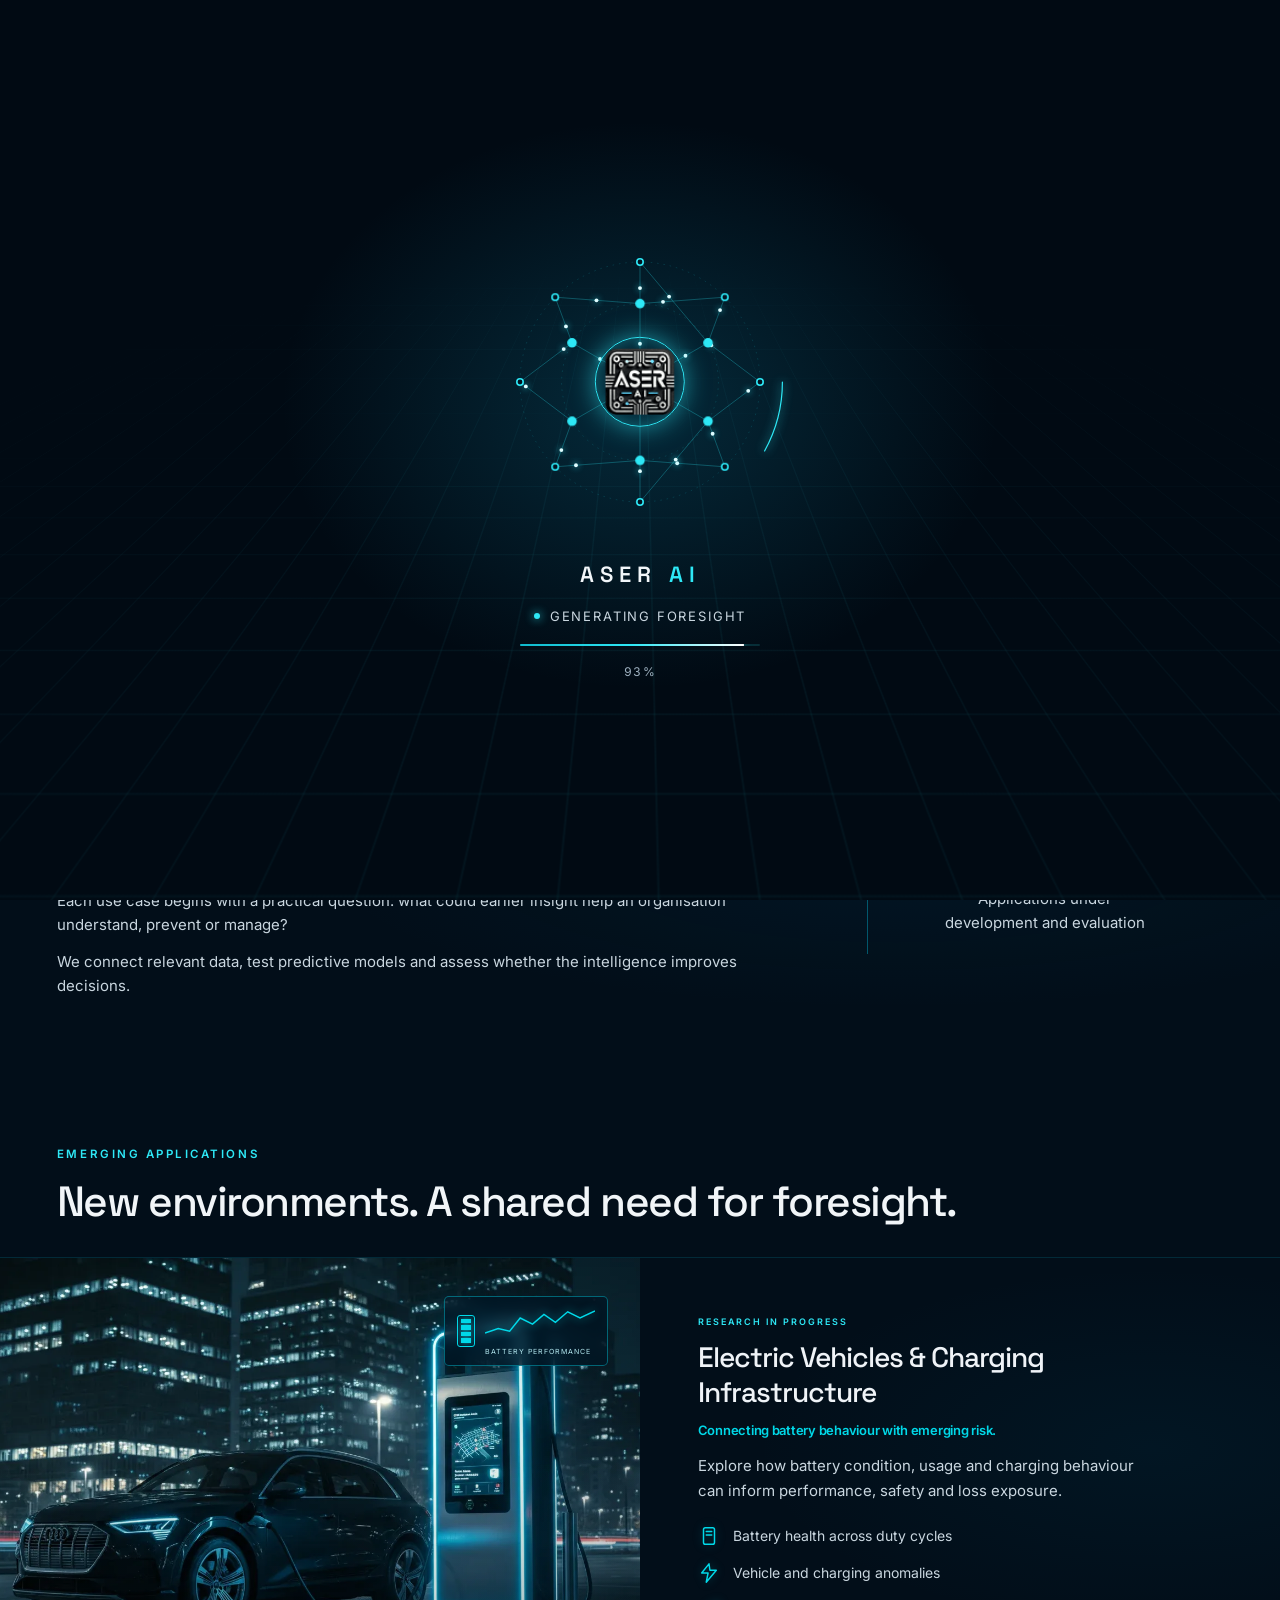
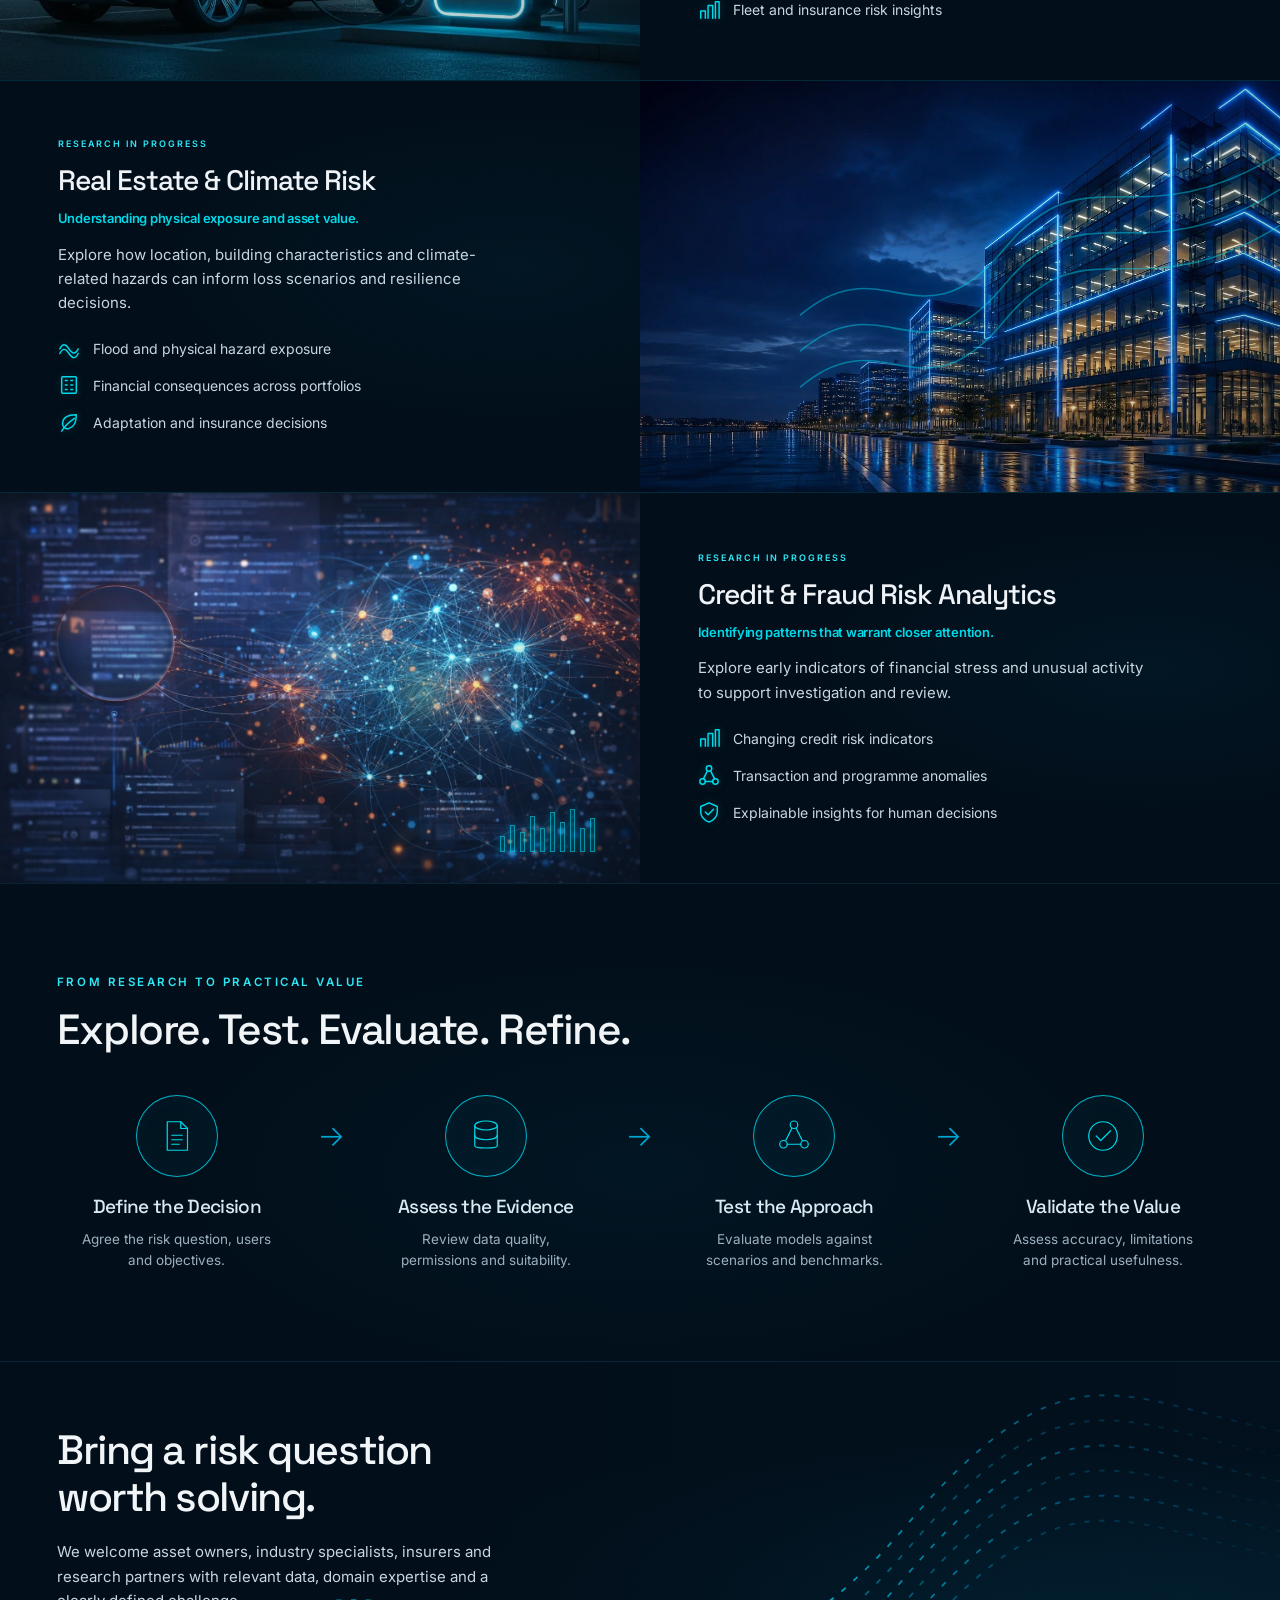
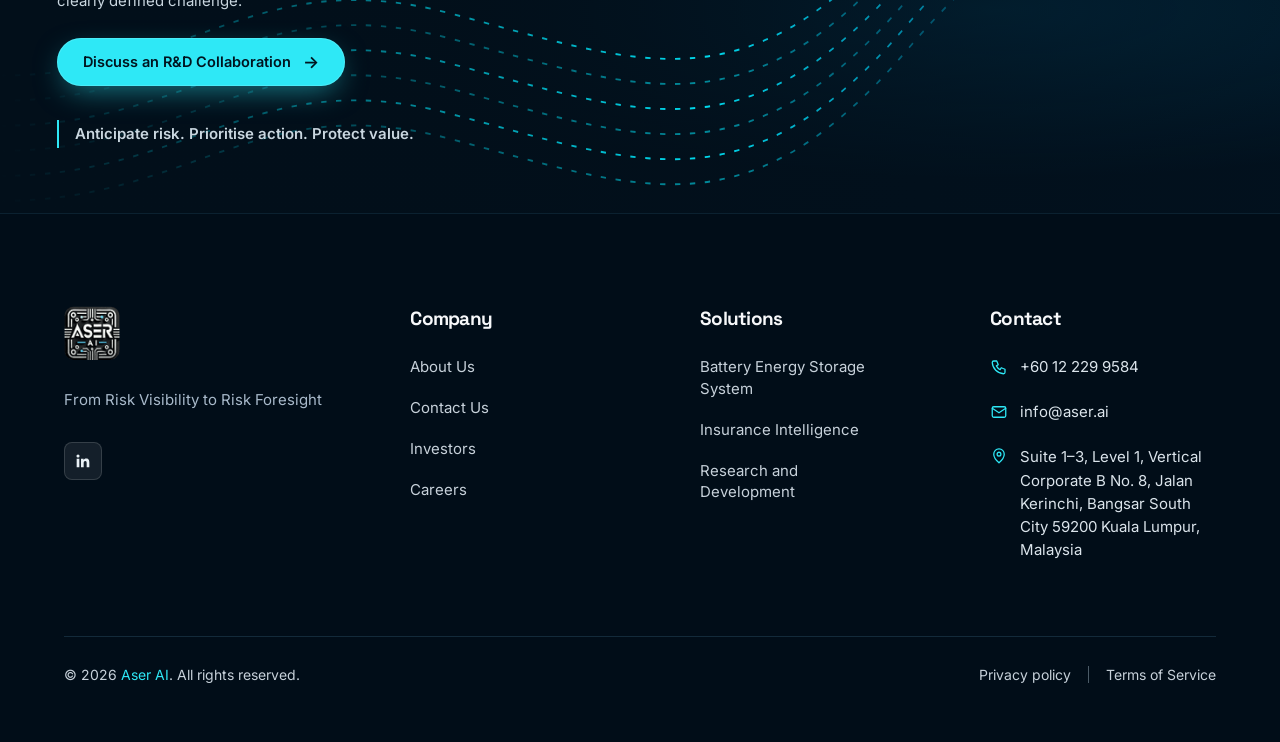
<file: research-development.html>
<!DOCTYPE html>
<html lang="en">

<head>
    <meta charset="UTF-8">
    <meta name="viewport" content="width=device-width, initial-scale=1.0">
    <meta name="description" content="Explore emerging applications in risk intelligence with ASER AI.">
    <title>Research & Emerging Applications | ASER AI</title>

    <link rel="preconnect" href="https://fonts.googleapis.com">
    <link rel="preconnect" href="https://fonts.gstatic.com" crossorigin>
    <link href="https://fonts.googleapis.com/css2?family=Inter:wght@300;400;500;600;700&family=Space+Grotesk:wght@400;500;600;700&display=swap" rel="stylesheet">
    <link rel="stylesheet" href="./style/main.css">
    <link rel="stylesheet" href="./style/responsive.css">
    <link rel="stylesheet" href="./style/design-system.css?v=20261120">
</head>

<body class="research-page">

    <!-- AI LOADER -->
    <script>try{if(sessionStorage.getItem("aserLoaded"))document.documentElement.classList.add("al-skip")}catch(e){}</script>
    <div class="ai-loader" id="aiLoader" role="status" aria-live="polite" aria-label="Loading ASER AI">
        <div class="al-grid" aria-hidden="true"></div>
        <div class="al-core">
            <svg class="al-net" viewBox="0 0 400 400" aria-hidden="true" focusable="false">
                <circle class="al-orbit al-orbit-1" cx="200" cy="200" r="150"/>
                <circle class="al-orbit al-orbit-2" cx="200" cy="200" r="98"/>
                <circle class="al-scan" cx="200" cy="200" r="178"/>
                <g class="al-links"><line x1="350" y1="200" x2="285" y2="249" style="--i:0"/><line x1="350" y1="200" x2="285" y2="151" style="--i:1"/><line x1="306" y1="306" x2="285" y2="249" style="--i:2"/><line x1="306" y1="306" x2="200" y2="298" style="--i:3"/><line x1="200" y1="350" x2="200" y2="298" style="--i:4"/><line x1="200" y1="350" x2="285" y2="249" style="--i:5"/><line x1="94" y1="306" x2="115" y2="249" style="--i:6"/><line x1="94" y1="306" x2="200" y2="298" style="--i:7"/><line x1="50" y1="200" x2="115" y2="249" style="--i:8"/><line x1="50" y1="200" x2="115" y2="151" style="--i:9"/><line x1="94" y1="94" x2="115" y2="151" style="--i:10"/><line x1="94" y1="94" x2="200" y2="102" style="--i:11"/><line x1="200" y1="50" x2="200" y2="102" style="--i:12"/><line x1="200" y1="50" x2="285" y2="151" style="--i:13"/><line x1="306" y1="94" x2="285" y2="151" style="--i:14"/><line x1="306" y1="94" x2="200" y2="102" style="--i:15"/><line x1="285" y1="249" x2="200" y2="200" style="--i:16"/><line x1="200" y1="298" x2="200" y2="200" style="--i:17"/><line x1="115" y1="249" x2="200" y2="200" style="--i:18"/><line x1="115" y1="151" x2="200" y2="200" style="--i:19"/><line x1="200" y1="102" x2="200" y2="200" style="--i:20"/><line x1="285" y1="151" x2="200" y2="200" style="--i:21"/></g>
                <g class="al-pulses"><circle r="2.4"><animateMotion dur="1.40s" begin="0.00s" repeatCount="indefinite" path="M350 200 L 285 249"/></circle><circle r="2.4"><animateMotion dur="1.65s" begin="0.17s" repeatCount="indefinite" path="M350 200 L 285 151"/></circle><circle r="2.4"><animateMotion dur="1.90s" begin="0.34s" repeatCount="indefinite" path="M306 306 L 285 249"/></circle><circle r="2.4"><animateMotion dur="2.15s" begin="0.51s" repeatCount="indefinite" path="M306 306 L 200 298"/></circle><circle r="2.4"><animateMotion dur="1.40s" begin="0.68s" repeatCount="indefinite" path="M200 350 L 200 298"/></circle><circle r="2.4"><animateMotion dur="1.65s" begin="0.85s" repeatCount="indefinite" path="M200 350 L 285 249"/></circle><circle r="2.4"><animateMotion dur="1.90s" begin="1.02s" repeatCount="indefinite" path="M94 306 L 115 249"/></circle><circle r="2.4"><animateMotion dur="2.15s" begin="1.19s" repeatCount="indefinite" path="M94 306 L 200 298"/></circle><circle r="2.4"><animateMotion dur="1.40s" begin="0.16s" repeatCount="indefinite" path="M50 200 L 115 249"/></circle><circle r="2.4"><animateMotion dur="1.65s" begin="0.33s" repeatCount="indefinite" path="M50 200 L 115 151"/></circle><circle r="2.4"><animateMotion dur="1.90s" begin="0.50s" repeatCount="indefinite" path="M94 94 L 115 151"/></circle><circle r="2.4"><animateMotion dur="2.15s" begin="0.67s" repeatCount="indefinite" path="M94 94 L 200 102"/></circle><circle r="2.4"><animateMotion dur="1.40s" begin="0.84s" repeatCount="indefinite" path="M200 50 L 200 102"/></circle><circle r="2.4"><animateMotion dur="1.65s" begin="1.01s" repeatCount="indefinite" path="M200 50 L 285 151"/></circle><circle r="2.4"><animateMotion dur="1.90s" begin="1.18s" repeatCount="indefinite" path="M306 94 L 285 151"/></circle><circle r="2.4"><animateMotion dur="2.15s" begin="0.15s" repeatCount="indefinite" path="M306 94 L 200 102"/></circle><circle r="2.4"><animateMotion dur="1.40s" begin="0.32s" repeatCount="indefinite" path="M285 249 L 200 200"/></circle><circle r="2.4"><animateMotion dur="1.65s" begin="0.49s" repeatCount="indefinite" path="M200 298 L 200 200"/></circle><circle r="2.4"><animateMotion dur="1.90s" begin="0.66s" repeatCount="indefinite" path="M115 249 L 200 200"/></circle><circle r="2.4"><animateMotion dur="2.15s" begin="0.83s" repeatCount="indefinite" path="M115 151 L 200 200"/></circle><circle r="2.4"><animateMotion dur="1.40s" begin="1.00s" repeatCount="indefinite" path="M200 102 L 200 200"/></circle><circle r="2.4"><animateMotion dur="1.65s" begin="1.17s" repeatCount="indefinite" path="M285 151 L 200 200"/></circle></g>
                <g class="al-nodes"><circle class="al-n-out" cx="350" cy="200" r="4" style="--i:0"/><circle class="al-n-out" cx="306" cy="306" r="4" style="--i:1"/><circle class="al-n-out" cx="200" cy="350" r="4" style="--i:2"/><circle class="al-n-out" cx="94" cy="306" r="4" style="--i:3"/><circle class="al-n-out" cx="50" cy="200" r="4" style="--i:4"/><circle class="al-n-out" cx="94" cy="94" r="4" style="--i:5"/><circle class="al-n-out" cx="200" cy="50" r="4" style="--i:6"/><circle class="al-n-out" cx="306" cy="94" r="4" style="--i:7"/><circle class="al-n-in" cx="285" cy="249" r="5" style="--i:8"/><circle class="al-n-in" cx="200" cy="298" r="5" style="--i:9"/><circle class="al-n-in" cx="115" cy="249" r="5" style="--i:10"/><circle class="al-n-in" cx="115" cy="151" r="5" style="--i:11"/><circle class="al-n-in" cx="200" cy="102" r="5" style="--i:12"/><circle class="al-n-in" cx="285" cy="151" r="5" style="--i:13"/></g>
            </svg>
            <div class="al-logo">
                <span class="al-logo-ring"></span>
                <img src="./assets/images/aser-logo.png" alt="" width="64" height="61">
            </div>
        </div>
        <div class="al-brand">ASER <span>AI</span></div>
        <div class="al-status">
            <span class="al-dot"></span>
            <span class="al-text" data-steps="Connecting asset signals|Modelling risk pathways|Generating foresight">Connecting asset signals</span>
        </div>
        <div class="al-bar"><span></span></div>
        <span class="al-pct" aria-hidden="true">0%</span>
    </div>

    <!-- HEADER -->
    <header class="site-header">

        <a href="./index.html" class="logo" aria-label="ASER AI home"><img class="logo-mark" src="./assets/images/aser-logo.png" alt="ASER AI" width="40" height="38"></a>

        <nav class="main-nav" id="mainNavigation" aria-label="Main">

            <a href="./index.html" class="nav-link">Home</a>

            <a href="./platform.html" class="nav-link">Our Platform</a>

            <div class="nav-dropdown is-current">
                <button class="nav-dropdown-toggle" type="button" aria-expanded="false" aria-controls="solutionsMenu">
                    Solutions <span class="nav-chevron" aria-hidden="true"></span>
                </button>
                <div class="nav-dropdown-menu" id="solutionsMenu">
                    <a href="./operational-intelligence.html">Battery Energy Storage Systems</a>
                    <a href="./insurance-intelligence.html">Insurance Intelligence</a>
                    <a href="./research-development.html" aria-current="page">Research &amp; Development</a>
                </div>
            </div>

            <div class="nav-dropdown">
                <button class="nav-dropdown-toggle" type="button" aria-expanded="false" aria-controls="companyMenu">
                    Company <span class="nav-chevron" aria-hidden="true"></span>
                </button>
                <div class="nav-dropdown-menu" id="companyMenu">
                    <a href="./about-us.html">The ASER AI Way</a>
                    <a href="./team.html">Our Leadership</a>
                    <a href="./careers.html">Careers</a>
                    <a href="./investors.html">Investors</a>
                </div>
            </div>

            <a href="./news-media.html" class="nav-link">News &amp; Media</a>

            <a href="./contact.html" class="nav-contact-mobile">Contact us</a>

        </nav>

        <a href="./contact.html" class="nav-contact">Contact us</a>

        <button class="site-menu-toggle" type="button" aria-label="Open navigation" aria-expanded="false" aria-controls="mainNavigation">
            <span></span>
            <span></span>
        </button>

    </header>

    <main>

        <!-- HERO -->
        <section class="research-hero">

            <div class="research-hero-bg"></div>
            <div class="research-hero-shade"></div>

            <div class="research-hero-inner">

                <div class="research-hero-copy reveal">
                    <span class="research-eyebrow">RESEARCH &amp; EMERGING APPLICATIONS</span>

                    <h1>
                        Extending risk foresight.<br>
                        <span>Exploring new possibilities.</span>
                    </h1>

                    <p>
                        Exploring how asset intelligence, quantitative risk modelling
                        and advanced AI can address emerging risks across mobility,
                        real estate and financial systems.
                    </p>

                    <a href="#research-contact" class="research-button">
                        Explore a Research Collaboration
                        <span>→</span>
                    </a>
                </div>


                <div class="research-hero-visual">

                    <div class="research-hero-orbit orbit-one"></div>
                    <div class="research-hero-orbit orbit-two"></div>
                    <div class="research-hero-orbit orbit-three"></div>

                    <svg class="research-hero-streams" viewBox="0 0 650 500" preserveAspectRatio="none">
                        <defs>
                            <linearGradient id="researchStreamGradient">
                                <stop offset="0%" stop-color="#00d9ed" stop-opacity="0" />
                                <stop offset="45%" stop-color="#00d9ed" />
                                <stop offset="100%" stop-color="#008bd0" stop-opacity=".15" />
                            </linearGradient>
                        </defs>

                        <g class="research-stream-lines">
                            <path d="M0 250 C100 250 100 120 240 120 S370 95 650 75" />
                            <path d="M0 250 C100 250 120 160 240 160 S390 120 650 120" />
                            <path d="M0 250 C100 250 130 200 240 200 S400 175 650 175" />
                            <path d="M0 250 C100 250 130 280 240 280 S400 275 650 275" />
                            <path d="M0 250 C100 250 130 320 240 320 S400 340 650 340" />
                            <path d="M0 250 C100 250 130 370 240 370 S400 410 650 420" />
                            <path d="M0 250 C100 250 130 235 240 235 S400 230 650 230" />
                        </g>
                    </svg>


                    <!-- TOP RESEARCH IMAGE -->
                    <div class="research-visual-card research-visual-ev">
                        <img src="./assets/images/research-development-img1.webp"
                            alt="Electric vehicle charging infrastructure in an urban environment">
                        <div class="research-image-overlay"></div>
                        <span class="research-image-tag">MOBILITY INTELLIGENCE</span>
                        <div class="research-mini-data">
                            <span class="mini-battery"></span>
                            <svg viewBox="0 0 110 36">
                                <path d="M0 27 L13 22 L25 24 L36 13 L47 18 L60 8 L73 14 L86 5 L110 10" />
                            </svg>
                        </div>
                    </div>


                    <!-- MIDDLE RESEARCH IMAGE -->
                    <div class="research-visual-card research-visual-realestate">
                        <img src="./assets/images/research-development-img2.jpg"
                            alt="Modern glass buildings in an illuminated city environment">
                        <div class="research-image-overlay"></div>
                        <span class="research-image-tag">BUILT ENVIRONMENT</span>
                    </div>


                    <!-- BOTTOM RESEARCH IMAGE -->
                    <div class="research-visual-card research-visual-finance">
                        <img src="./assets/images/research-development-img3.jpg"
                            alt="Financial risk analytics network with connected data points">
                        <div class="research-image-overlay"></div>
                        <span class="research-image-tag">FINANCIAL RISK</span>

                        <div class="finance-alert">
                            <span>!</span>
                        </div>
                    </div>

                    <div class="research-visual-particles"></div>

                </div>

            </div>

            <div class="research-hero-bottom"></div>

        </section>


        <!-- RESEARCH APPROACH -->
        <section class="research-approach">

            <div class="research-approach-inner">

                <div class="research-approach-copy reveal">

                    <span class="research-eyebrow">OUR RESEARCH APPROACH</span>

                    <h2>
                        Start with the risk.<br>
                        <span>Test against real-world needs.</span>
                    </h2>

                    <p>
                        Each use case begins with a practical question:
                        what could earlier insight help an organisation understand,
                        prevent or manage?
                    </p>

                    <p>
                        We connect relevant data, test predictive models and assess
                        whether the intelligence improves decisions.
                    </p>

                </div>


                <div class="research-approach-note reveal">

                    <div class="approach-stack-icon">
                        <svg viewBox="0 0 70 70">
                            <path d="M35 5L62 19L35 33L8 19Z" />
                            <path d="M8 34L35 48L62 34" />
                            <path d="M8 48L35 63L62 48" />
                        </svg>
                    </div>

                    <p>
                        Applications under<br>
                        development and evaluation
                    </p>

                </div>

            </div>

        </section>


        <!-- EMERGING APPLICATIONS -->
        <section class="research-applications">

            <div class="research-section-heading reveal">
                <span class="research-eyebrow">EMERGING APPLICATIONS</span>
                <h2>New environments. A shared need for foresight.</h2>
            </div>


            <div class="research-case-list">

                <!-- CASE 1 -->
                <article class="research-case research-case-ev">

                    <div class="research-case-image">
                        <img src="./assets/images/research-development-img1.webp"
                            alt="Electric vehicle connected to an urban charging station" loading="lazy">
                        <div class="case-image-glow"></div>

                        <div class="ev-data-widget">
                            <div class="ev-battery">
                                <span></span>
                                <span></span>
                                <span></span>
                                <span></span>
                            </div>

                            <div>
                                <svg viewBox="0 0 125 40">
                                    <path d="M0 29 L15 24 L28 27 L40 12 L54 19 L67 8 L80 17 L94 5 L108 12 L125 4" />
                                </svg>
                                <small>BATTERY PERFORMANCE</small>
                            </div>
                        </div>
                    </div>


                    <div class="research-case-content reveal">

                        <span class="research-eyebrow">RESEARCH IN PROGRESS</span>

                        <h3>Electric Vehicles &amp; Charging Infrastructure</h3>

                        <h4>Connecting battery behaviour with emerging risk.</h4>

                        <p>
                            Explore how battery condition, usage and charging
                            behaviour can inform performance, safety and loss exposure.
                        </p>

                        <ul class="research-feature-list">
                            <li>
                                <svg viewBox="0 0 24 24">
                                    <rect x="6" y="3" width="12" height="18" rx="2" />
                                    <path d="M9 7H15M9 11H15" />
                                </svg>
                                Battery health across duty cycles
                            </li>
                            <li>
                                <svg viewBox="0 0 24 24">
                                    <path d="M12 2L4 12H11L9 22L20 9H13Z" />
                                </svg>
                                Vehicle and charging anomalies
                            </li>
                            <li>
                                <svg viewBox="0 0 24 24">
                                    <path d="M3 21V13H8V21M11 21V7H16V21M19 21V3H23V21" />
                                </svg>
                                Fleet and insurance risk insights
                            </li>
                        </ul>

                    </div>

                </article>


                <!-- CASE 2 -->
                <article class="research-case research-case-reverse">

                    <div class="research-case-content reveal">

                        <span class="research-eyebrow">RESEARCH IN PROGRESS</span>

                        <h3>Real Estate &amp; Climate Risk</h3>

                        <h4>Understanding physical exposure and asset value.</h4>

                        <p>
                            Explore how location, building characteristics and
                            climate-related hazards can inform loss scenarios
                            and resilience decisions.
                        </p>

                        <ul class="research-feature-list">
                            <li>
                                <svg viewBox="0 0 24 24">
                                    <path d="M2 13C5 7 8 7 12 13S19 19 22 13M2 18C5 12 8 12 12 18S19 24 22 18" />
                                </svg>
                                Flood and physical hazard exposure
                            </li>
                            <li>
                                <svg viewBox="0 0 24 24">
                                    <rect x="4" y="3" width="16" height="18" rx="1" />
                                    <path d="M8 7H10M14 7H16M8 12H10M14 12H16M8 17H10M14 17H16" />
                                </svg>
                                Financial consequences across portfolios
                            </li>
                            <li>
                                <svg viewBox="0 0 24 24">
                                    <path d="M20 4C11 4 5 7 5 14C5 18 8 20 12 19C19 17 20 10 20 4Z" />
                                    <path d="M4 22C8 15 12 12 18 8" />
                                </svg>
                                Adaptation and insurance decisions
                            </li>
                        </ul>

                    </div>


                    <div class="research-case-image">
                        <img src="./assets/images/research-development-img2.jpg"
                            alt="Modern glass buildings and urban waterfront" loading="lazy">
                        <div class="case-image-glow"></div>

                        <div class="building-data-lines">
                            <svg viewBox="0 0 400 220">
                                <path d="M0 160 C70 100 100 190 170 105 S280 100 400 25" />
                                <path d="M0 190 C70 130 100 220 170 135 S280 130 400 55" />
                                <path d="M0 220 C70 160 100 250 170 165 S280 160 400 85" />
                            </svg>
                        </div>
                    </div>

                </article>


                <!-- CASE 3 -->
                <article class="research-case research-case-finance">

                    <div class="research-case-image">
                        <img src="./assets/images/research-development-img3.jpg"
                            alt="Connected financial data network and analytics" loading="lazy">
                        <div class="case-image-glow"></div>

                        <div class="finance-data-bars">
                            <span></span>
                            <span></span>
                            <span></span>
                            <span></span>
                            <span></span>
                            <span></span>
                            <span></span>
                            <span></span>
                            <span></span>
                            <span></span>
                        </div>
                    </div>


                    <div class="research-case-content reveal">

                        <span class="research-eyebrow">RESEARCH IN PROGRESS</span>

                        <h3>Credit &amp; Fraud Risk Analytics</h3>

                        <h4>Identifying patterns that warrant closer attention.</h4>

                        <p>
                            Explore early indicators of financial stress and unusual
                            activity to support investigation and review.
                        </p>

                        <ul class="research-feature-list">
                            <li>
                                <svg viewBox="0 0 24 24">
                                    <path d="M3 21V13H8V21M11 21V7H16V21M19 21V3H23V21" />
                                </svg>
                                Changing credit risk indicators
                            </li>
                            <li>
                                <svg viewBox="0 0 24 24">
                                    <circle cx="12" cy="5" r="3" />
                                    <circle cx="5" cy="19" r="3" />
                                    <circle cx="19" cy="19" r="3" />
                                    <path d="M10 8L6 16M14 8L18 16M8 19H16" />
                                </svg>
                                Transaction and programme anomalies
                            </li>
                            <li>
                                <svg viewBox="0 0 24 24">
                                    <path d="M12 2L21 6V12C21 17 17 21 12 23C7 21 3 17 3 12V6Z" />
                                    <path d="M8 12L11 15L17 9" />
                                </svg>
                                Explainable insights for human decisions
                            </li>
                        </ul>

                    </div>

                </article>

            </div>

        </section>


        <!-- RESEARCH PROCESS -->
        <section class="research-process">

            <div class="research-process-heading reveal">
                <span class="research-eyebrow">FROM RESEARCH TO PRACTICAL VALUE</span>
                <h2>Explore. Test. Evaluate. Refine.</h2>
            </div>


            <div class="research-process-steps">

                <article class="research-step reveal">
                    <div class="research-step-icon">
                        <svg viewBox="0 0 48 48">
                            <path d="M11 5H29L38 14V43H11Z" />
                            <path d="M29 5V14H38M17 23H31M17 29H31M17 35H27" />
                        </svg>
                    </div>

                    <h3>Define the Decision</h3>
                    <p>Agree the risk question, users and objectives.</p>
                </article>


                <div class="research-step-arrow">→</div>


                <article class="research-step reveal">
                    <div class="research-step-icon">
                        <svg viewBox="0 0 48 48">
                            <ellipse cx="24" cy="10" rx="15" ry="6" />
                            <path d="M9 10V37C9 41 39 41 39 37V10" />
                            <path d="M9 23C9 31 39 31 39 23" />
                        </svg>
                    </div>

                    <h3>Assess the Evidence</h3>
                    <p>Review data quality, permissions and suitability.</p>
                </article>


                <div class="research-step-arrow">→</div>


                <article class="research-step reveal">
                    <div class="research-step-icon">
                        <svg viewBox="0 0 48 48">
                            <circle cx="24" cy="9" r="5" />
                            <circle cx="10" cy="35" r="5" />
                            <circle cx="38" cy="35" r="5" />
                            <path d="M21 14L13 30M27 14L35 30M15 35H33" />
                        </svg>
                    </div>

                    <h3>Test the Approach</h3>
                    <p>Evaluate models against scenarios and benchmarks.</p>
                </article>


                <div class="research-step-arrow">→</div>


                <article class="research-step reveal">
                    <div class="research-step-icon">
                        <svg viewBox="0 0 48 48">
                            <circle cx="24" cy="24" r="19" />
                            <path d="M15 24L21 30L34 17" />
                        </svg>
                    </div>

                    <h3>Validate the Value</h3>
                    <p>Assess accuracy, limitations and practical usefulness.</p>
                </article>

            </div>

        </section>


        <!-- CTA -->
        <section class="research-cta" id="research-contact">

            <div class="research-cta-bg"></div>

            <div class="research-cta-content reveal">

                <h2>
                    Bring a risk question<br>
                    worth solving.
                </h2>

                <p>
                    We welcome asset owners, industry specialists, insurers and
                    research partners with relevant data, domain expertise and
                    a clearly defined challenge.
                </p>

                <a href="mailto:info@aser.ai?subject=Research%20Collaboration" class="research-button">
                    Discuss an R&amp;D Collaboration
                    <span>→</span>
                </a>

                <p class="aser-closing-line">Anticipate risk. Prioritise action. Protect value.</p>

            </div>

            <div class="research-cta-wave">
                <svg viewBox="0 0 1200 360" preserveAspectRatio="none">
                    <defs>
                        <linearGradient id="researchCtaGradient">
                            <stop offset="0%" stop-color="#00d9ed" stop-opacity="0" />
                            <stop offset="55%" stop-color="#00d9ed" />
                            <stop offset="100%" stop-color="#007ec4" stop-opacity=".1" />
                        </linearGradient>
                    </defs>

                    <g class="research-cta-lines">
                        <path d="M0 290 C180 290 240 200 420 240 S700 320 850 170 S1050 70 1200 95" />
                        <path d="M0 310 C180 310 240 220 420 260 S700 340 850 190 S1050 90 1200 115" />
                        <path d="M0 330 C180 330 240 240 420 280 S700 360 850 210 S1050 110 1200 135" />
                        <path d="M0 270 C180 270 240 180 420 220 S700 300 850 150 S1050 50 1200 75" />
                        <path d="M0 250 C180 250 240 160 420 200 S700 280 850 130 S1050 30 1200 55" />
                        <path d="M0 350 C180 350 240 260 420 300 S700 380 850 230 S1050 130 1200 155" />
                    </g>
                </svg>
            </div>

        </section>

    </main>


    <footer class="aser-footer">
        <div class="aser-footer-inner">

            <div class="aser-footer-main">

                <!-- BRAND -->
                <div class="aser-footer-brand">
                    <div class="aser-footer-logo-wrap">
                        <img class="aser-footer-logo-img" src="./assets/images/aser-logo.png" alt="ASER AI" width="48" height="46">
                    </div>

                    <p class="aser-footer-tagline">From Risk Visibility to Risk Foresight</p>

                    <a href="https://www.linkedin.com/company/aser-ai/" class="aser-footer-social" aria-label="ASER AI on LinkedIn" target="_blank" rel="noopener"><svg viewBox="0 0 24 24" aria-hidden="true"><path d="M20.45 20.45h-3.56v-5.57c0-1.33-.02-3.04-1.85-3.04-1.85 0-2.14 1.45-2.14 2.94v5.67H9.35V9h3.41v1.56h.05c.48-.9 1.64-1.85 3.37-1.85 3.6 0 4.27 2.37 4.27 5.46v6.28zM5.34 7.43a2.06 2.06 0 1 1 0-4.13 2.06 2.06 0 0 1 0 4.13zM7.12 20.45H3.56V9h3.56v11.45z"/></svg></a>
                </div>

                <!-- COMPANY -->
                <div class="aser-footer-col">
                    <h3>Company</h3>
                    <ul>
                        <li><a href="./about-us.html">About Us</a></li>
                        <li><a href="./contact.html">Contact Us</a></li>
                        <li><a href="./investors.html">Investors</a></li>
                        <li><a href="./careers.html">Careers</a></li>
                    </ul>
                </div>

                <!-- SOLUTIONS -->
                <div class="aser-footer-col aser-footer-solutions">
                    <h3>Solutions</h3>
                    <ul>
                        <li><a href="./operational-intelligence.html">Battery Energy Storage<br>System</a></li>
                        <li><a href="./insurance-intelligence.html">Insurance Intelligence</a></li>
                        <li><a href="./research-development.html">Research and<br>Development</a></li>
                    </ul>
                </div>

                <!-- CONTACT -->
                <div class="aser-footer-col aser-footer-contact-col">
                    <h3>Contact</h3>
                    <ul class="aser-footer-contact-list">
                        <li>
                            <a href="tel:+60122299584" class="aser-footer-contact-link">
                                <span class="aser-footer-contact-icon"><svg viewBox="0 0 24 24" aria-hidden="true"><path d="M5 4h4l2 5-2.5 1.5a11 11 0 0 0 5 5L15 13l5 2v4a2 2 0 0 1-2 2A16 16 0 0 1 3 6a2 2 0 0 1 2-2"/></svg></span>
                                <span class="aser-footer-contact-text">+60 12 229 9584</span>
                            </a>
                        </li>
                        <li>
                            <a href="mailto:info@aser.ai" class="aser-footer-contact-link">
                                <span class="aser-footer-contact-icon"><svg viewBox="0 0 24 24" aria-hidden="true"><rect x="3" y="5" width="18" height="14" rx="2"/><path d="m3 7 9 6 9-6"/></svg></span>
                                <span class="aser-footer-contact-text">info@aser.ai</span>
                            </a>
                        </li>
                        <li>
                            <div class="aser-footer-contact-link">
                                <span class="aser-footer-contact-icon"><svg viewBox="0 0 24 24" aria-hidden="true"><path d="M12 21s7-6.2 7-11.5A7 7 0 0 0 5 9.5C5 14.8 12 21 12 21z"/><circle cx="12" cy="9.5" r="2.5"/></svg></span>
                                <span class="aser-footer-address">
                                    Suite 1–3, Level 1, Vertical<br>
                                    Corporate B No. 8, Jalan<br>
                                    Kerinchi, Bangsar South<br>
                                    City 59200 Kuala Lumpur,<br>
                                    Malaysia
                                </span>
                            </div>
                        </li>
                    </ul>
                </div>

            </div>

            <!-- BOTTOM BAR -->
            <div class="aser-footer-bottom">
                <p class="aser-footer-bottom-copy">
                    © 2026 <span>Aser AI</span>. All rights reserved.
                </p>

                <div class="aser-footer-legal">
                    <a href="./privacy-policy.html">Privacy policy</a>
                    <span class="aser-footer-legal-divider"></span>
                    <a href="./terms.html">Terms of Service</a>
                </div>
            </div>

        </div>
    </footer>


    <script src="script/main.js?v=20261120"></script>
</body>

</html>
</file>
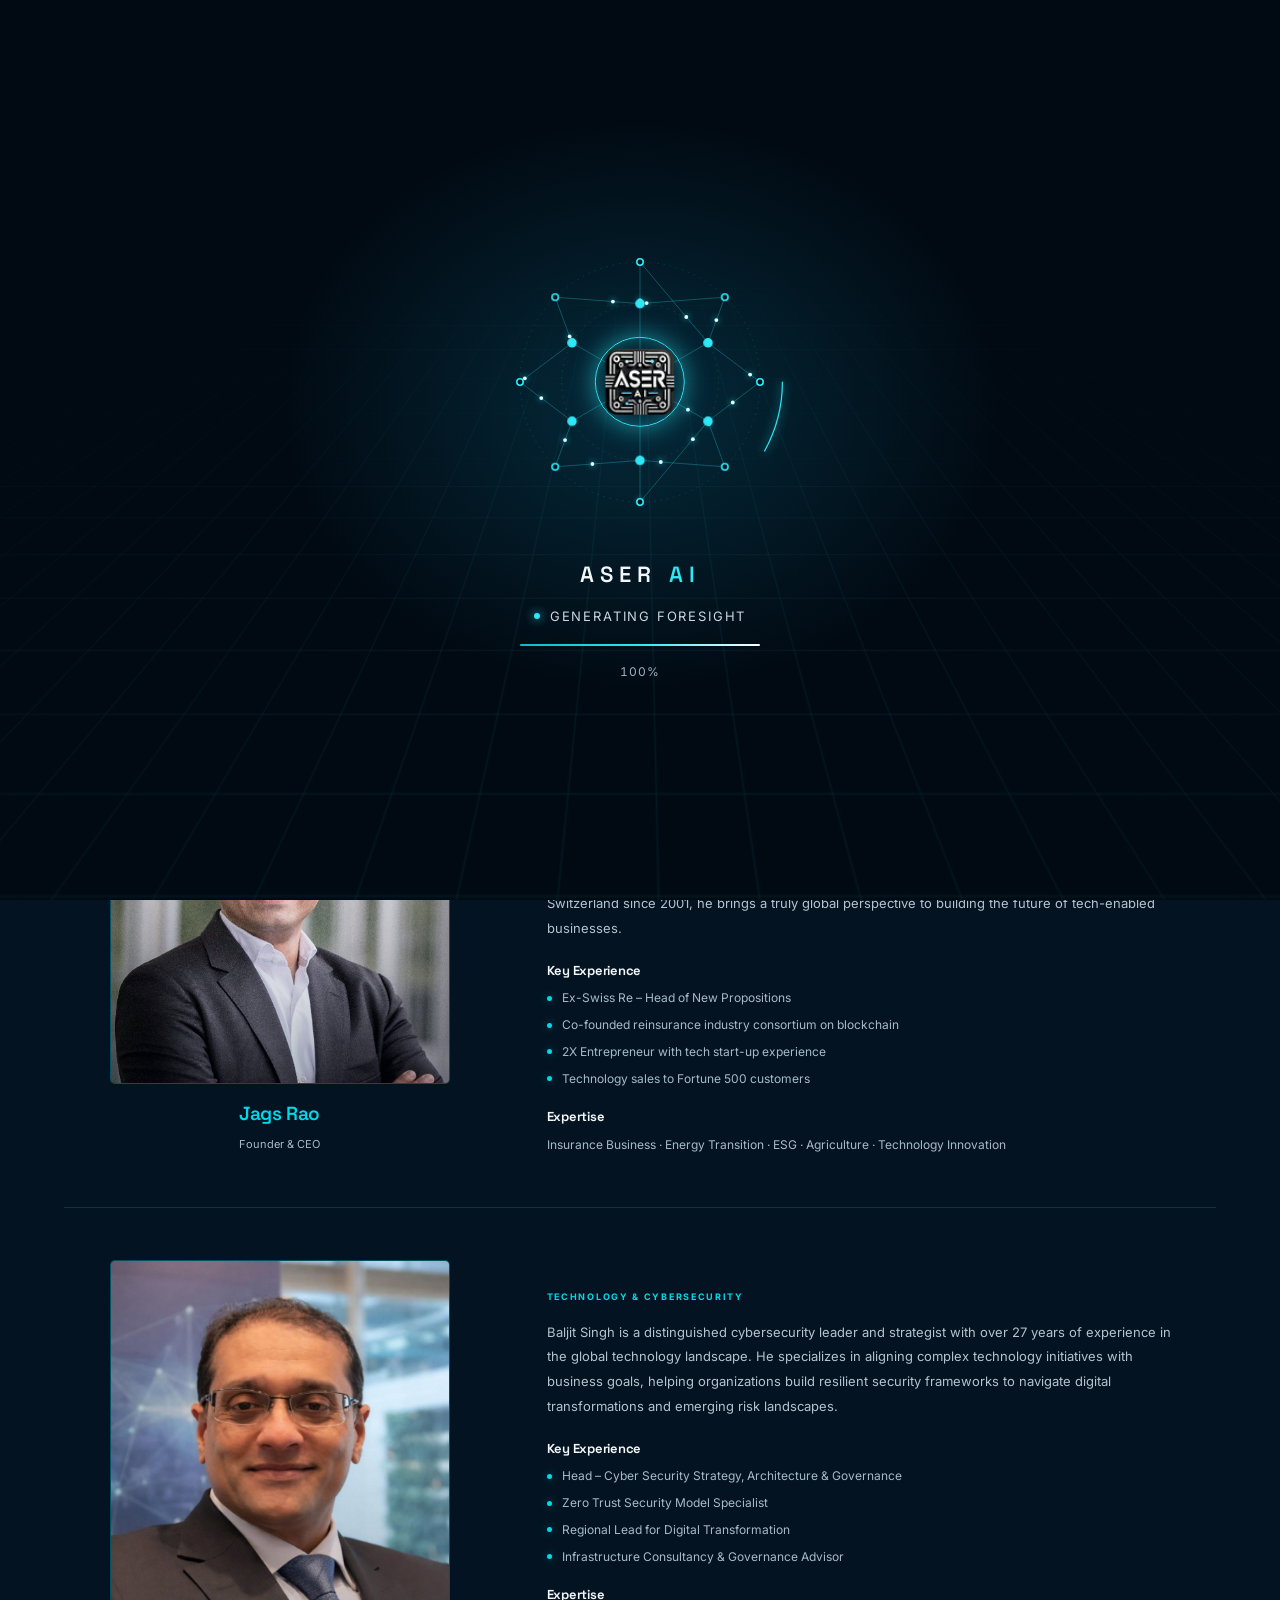
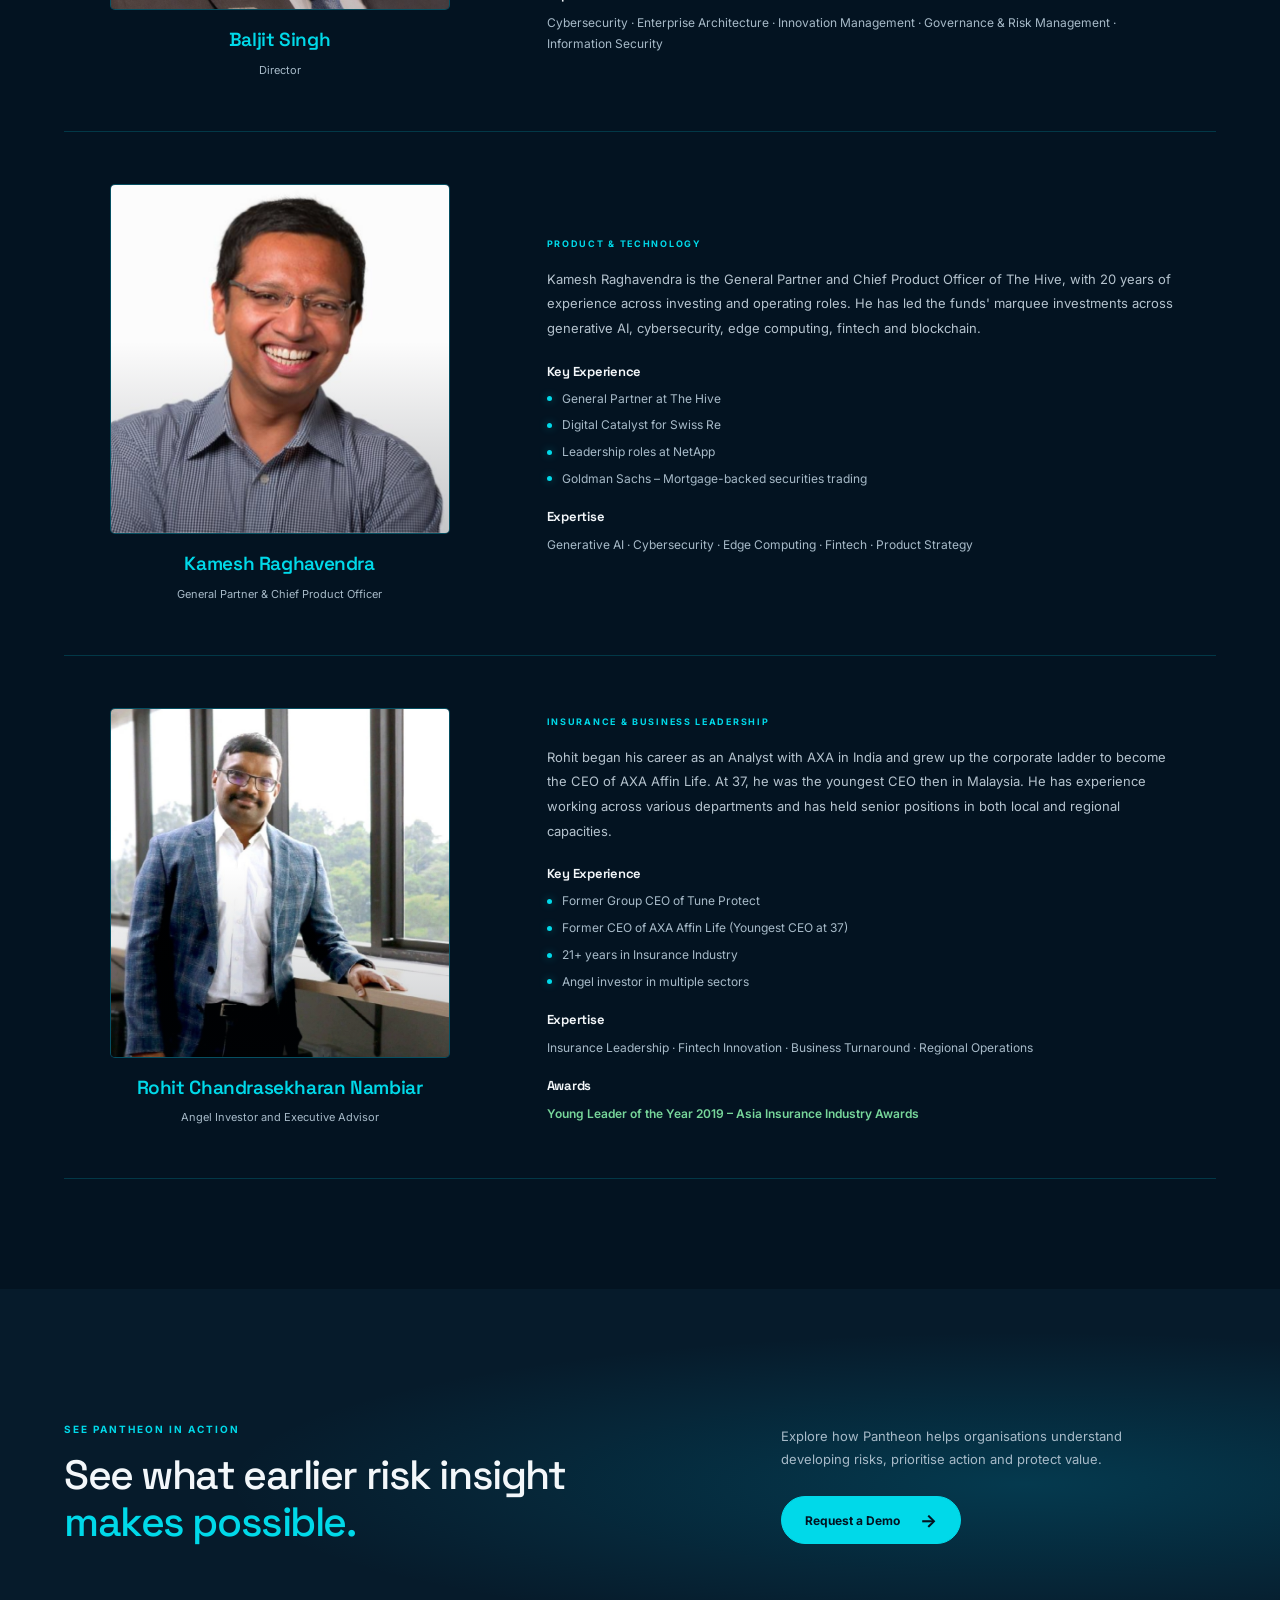
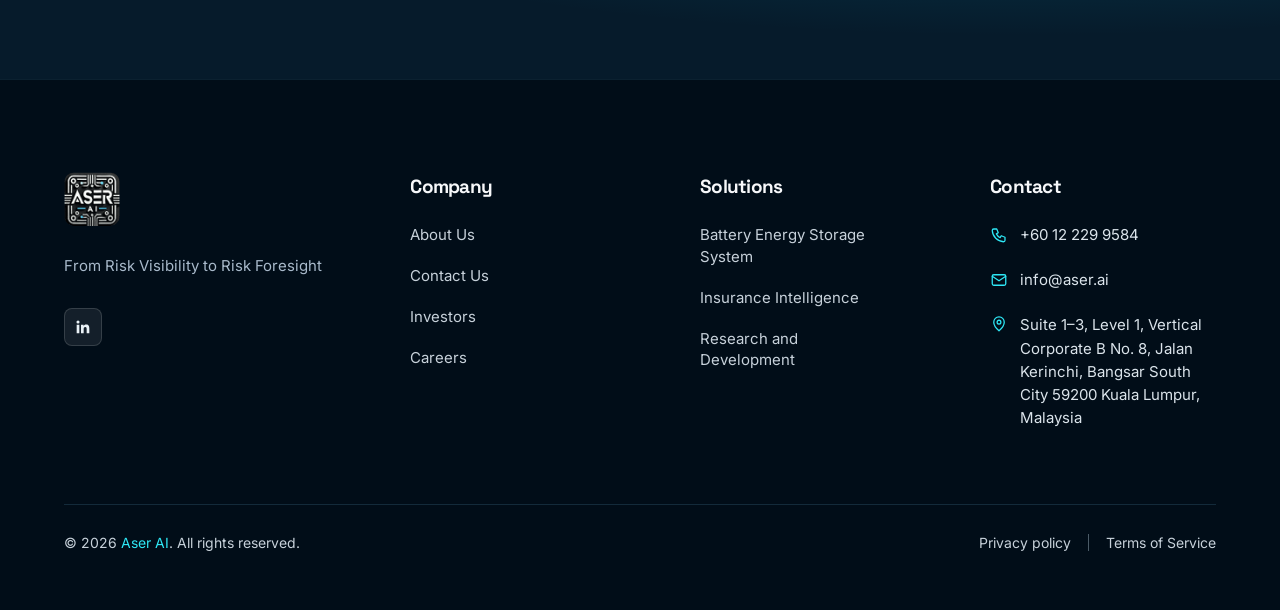
<file: team.html>
<!DOCTYPE html>
<html lang="en">

<head>
    <meta charset="UTF-8">
    <meta name="viewport" content="width=device-width, initial-scale=1.0">
    <meta name="theme-color" content="#031321">
    <meta name="description"
        content="Discover the ASER AI approach to predictive risk intelligence, our people, partnerships and purpose.">
    <title>Our Team: Building Predictive Risk Intelligence | Aser AI</title>
    <link rel="preconnect" href="https://fonts.googleapis.com">
    <link rel="preconnect" href="https://fonts.gstatic.com" crossorigin>
    <link href="https://fonts.googleapis.com/css2?family=Inter:wght@300;400;500;600;700&family=Space+Grotesk:wght@400;500;600;700&display=swap" rel="stylesheet">
    <link rel="stylesheet" href="./style/main.css">
    <link rel="stylesheet" href="./style/responsive.css">
    <link rel="stylesheet" href="./style/design-system.css?v=20261120">
</head>

<body>

    <!-- AI LOADER -->
    <script>try{if(sessionStorage.getItem("aserLoaded"))document.documentElement.classList.add("al-skip")}catch(e){}</script>
    <div class="ai-loader" id="aiLoader" role="status" aria-live="polite" aria-label="Loading ASER AI">
        <div class="al-grid" aria-hidden="true"></div>
        <div class="al-core">
            <svg class="al-net" viewBox="0 0 400 400" aria-hidden="true" focusable="false">
                <circle class="al-orbit al-orbit-1" cx="200" cy="200" r="150"/>
                <circle class="al-orbit al-orbit-2" cx="200" cy="200" r="98"/>
                <circle class="al-scan" cx="200" cy="200" r="178"/>
                <g class="al-links"><line x1="350" y1="200" x2="285" y2="249" style="--i:0"/><line x1="350" y1="200" x2="285" y2="151" style="--i:1"/><line x1="306" y1="306" x2="285" y2="249" style="--i:2"/><line x1="306" y1="306" x2="200" y2="298" style="--i:3"/><line x1="200" y1="350" x2="200" y2="298" style="--i:4"/><line x1="200" y1="350" x2="285" y2="249" style="--i:5"/><line x1="94" y1="306" x2="115" y2="249" style="--i:6"/><line x1="94" y1="306" x2="200" y2="298" style="--i:7"/><line x1="50" y1="200" x2="115" y2="249" style="--i:8"/><line x1="50" y1="200" x2="115" y2="151" style="--i:9"/><line x1="94" y1="94" x2="115" y2="151" style="--i:10"/><line x1="94" y1="94" x2="200" y2="102" style="--i:11"/><line x1="200" y1="50" x2="200" y2="102" style="--i:12"/><line x1="200" y1="50" x2="285" y2="151" style="--i:13"/><line x1="306" y1="94" x2="285" y2="151" style="--i:14"/><line x1="306" y1="94" x2="200" y2="102" style="--i:15"/><line x1="285" y1="249" x2="200" y2="200" style="--i:16"/><line x1="200" y1="298" x2="200" y2="200" style="--i:17"/><line x1="115" y1="249" x2="200" y2="200" style="--i:18"/><line x1="115" y1="151" x2="200" y2="200" style="--i:19"/><line x1="200" y1="102" x2="200" y2="200" style="--i:20"/><line x1="285" y1="151" x2="200" y2="200" style="--i:21"/></g>
                <g class="al-pulses"><circle r="2.4"><animateMotion dur="1.40s" begin="0.00s" repeatCount="indefinite" path="M350 200 L 285 249"/></circle><circle r="2.4"><animateMotion dur="1.65s" begin="0.17s" repeatCount="indefinite" path="M350 200 L 285 151"/></circle><circle r="2.4"><animateMotion dur="1.90s" begin="0.34s" repeatCount="indefinite" path="M306 306 L 285 249"/></circle><circle r="2.4"><animateMotion dur="2.15s" begin="0.51s" repeatCount="indefinite" path="M306 306 L 200 298"/></circle><circle r="2.4"><animateMotion dur="1.40s" begin="0.68s" repeatCount="indefinite" path="M200 350 L 200 298"/></circle><circle r="2.4"><animateMotion dur="1.65s" begin="0.85s" repeatCount="indefinite" path="M200 350 L 285 249"/></circle><circle r="2.4"><animateMotion dur="1.90s" begin="1.02s" repeatCount="indefinite" path="M94 306 L 115 249"/></circle><circle r="2.4"><animateMotion dur="2.15s" begin="1.19s" repeatCount="indefinite" path="M94 306 L 200 298"/></circle><circle r="2.4"><animateMotion dur="1.40s" begin="0.16s" repeatCount="indefinite" path="M50 200 L 115 249"/></circle><circle r="2.4"><animateMotion dur="1.65s" begin="0.33s" repeatCount="indefinite" path="M50 200 L 115 151"/></circle><circle r="2.4"><animateMotion dur="1.90s" begin="0.50s" repeatCount="indefinite" path="M94 94 L 115 151"/></circle><circle r="2.4"><animateMotion dur="2.15s" begin="0.67s" repeatCount="indefinite" path="M94 94 L 200 102"/></circle><circle r="2.4"><animateMotion dur="1.40s" begin="0.84s" repeatCount="indefinite" path="M200 50 L 200 102"/></circle><circle r="2.4"><animateMotion dur="1.65s" begin="1.01s" repeatCount="indefinite" path="M200 50 L 285 151"/></circle><circle r="2.4"><animateMotion dur="1.90s" begin="1.18s" repeatCount="indefinite" path="M306 94 L 285 151"/></circle><circle r="2.4"><animateMotion dur="2.15s" begin="0.15s" repeatCount="indefinite" path="M306 94 L 200 102"/></circle><circle r="2.4"><animateMotion dur="1.40s" begin="0.32s" repeatCount="indefinite" path="M285 249 L 200 200"/></circle><circle r="2.4"><animateMotion dur="1.65s" begin="0.49s" repeatCount="indefinite" path="M200 298 L 200 200"/></circle><circle r="2.4"><animateMotion dur="1.90s" begin="0.66s" repeatCount="indefinite" path="M115 249 L 200 200"/></circle><circle r="2.4"><animateMotion dur="2.15s" begin="0.83s" repeatCount="indefinite" path="M115 151 L 200 200"/></circle><circle r="2.4"><animateMotion dur="1.40s" begin="1.00s" repeatCount="indefinite" path="M200 102 L 200 200"/></circle><circle r="2.4"><animateMotion dur="1.65s" begin="1.17s" repeatCount="indefinite" path="M285 151 L 200 200"/></circle></g>
                <g class="al-nodes"><circle class="al-n-out" cx="350" cy="200" r="4" style="--i:0"/><circle class="al-n-out" cx="306" cy="306" r="4" style="--i:1"/><circle class="al-n-out" cx="200" cy="350" r="4" style="--i:2"/><circle class="al-n-out" cx="94" cy="306" r="4" style="--i:3"/><circle class="al-n-out" cx="50" cy="200" r="4" style="--i:4"/><circle class="al-n-out" cx="94" cy="94" r="4" style="--i:5"/><circle class="al-n-out" cx="200" cy="50" r="4" style="--i:6"/><circle class="al-n-out" cx="306" cy="94" r="4" style="--i:7"/><circle class="al-n-in" cx="285" cy="249" r="5" style="--i:8"/><circle class="al-n-in" cx="200" cy="298" r="5" style="--i:9"/><circle class="al-n-in" cx="115" cy="249" r="5" style="--i:10"/><circle class="al-n-in" cx="115" cy="151" r="5" style="--i:11"/><circle class="al-n-in" cx="200" cy="102" r="5" style="--i:12"/><circle class="al-n-in" cx="285" cy="151" r="5" style="--i:13"/></g>
            </svg>
            <div class="al-logo">
                <span class="al-logo-ring"></span>
                <img src="./assets/images/aser-logo.png" alt="" width="64" height="61">
            </div>
        </div>
        <div class="al-brand">ASER <span>AI</span></div>
        <div class="al-status">
            <span class="al-dot"></span>
            <span class="al-text" data-steps="Connecting asset signals|Modelling risk pathways|Generating foresight">Connecting asset signals</span>
        </div>
        <div class="al-bar"><span></span></div>
        <span class="al-pct" aria-hidden="true">0%</span>
    </div>

    <header class="site-header">

        <a href="./index.html" class="logo" aria-label="ASER AI home"><img class="logo-mark" src="./assets/images/aser-logo.png" alt="ASER AI" width="40" height="38"></a>

        <nav class="main-nav" id="mainNavigation" aria-label="Main">

            <a href="./index.html" class="nav-link">Home</a>

            <a href="./platform.html" class="nav-link">Our Platform</a>

            <div class="nav-dropdown">
                <button class="nav-dropdown-toggle" type="button" aria-expanded="false" aria-controls="solutionsMenu">
                    Solutions <span class="nav-chevron" aria-hidden="true"></span>
                </button>
                <div class="nav-dropdown-menu" id="solutionsMenu">
                    <a href="./operational-intelligence.html">Battery Energy Storage Systems</a>
                    <a href="./insurance-intelligence.html">Insurance Intelligence</a>
                    <a href="./research-development.html">Research &amp; Development</a>
                </div>
            </div>

            <div class="nav-dropdown is-current">
                <button class="nav-dropdown-toggle" type="button" aria-expanded="false" aria-controls="companyMenu">
                    Company <span class="nav-chevron" aria-hidden="true"></span>
                </button>
                <div class="nav-dropdown-menu" id="companyMenu">
                    <a href="./about-us.html">The ASER AI Way</a>
                    <a href="./team.html" aria-current="page">Our Leadership</a>
                    <a href="./careers.html">Careers</a>
                    <a href="./investors.html">Investors</a>
                </div>
            </div>

            <a href="./news-media.html" class="nav-link">News &amp; Media</a>

            <a href="./contact.html" class="nav-contact-mobile">Contact us</a>

        </nav>

        <a href="./contact.html" class="nav-contact">Contact us</a>

        <button class="site-menu-toggle" type="button" aria-label="Open navigation" aria-expanded="false" aria-controls="mainNavigation">
            <span></span>
            <span></span>
        </button>

    </header>

    <main class="aser-team-page">

        <!-- TEAM HERO -->
        <section class="team-intro has-art">

            <div class="team-intro-glow"></div>

            <div class="team-container">

                <div class="team-hero-content">

                    <!-- <div class="team-breadcrumb">
                        <a href="./index.html">
                            <span>⌂</span> Home
                        </a>
                        <span class="breadcrumb-arrow">›</span>
                        <span class="current-page">Our Leadership</span>
                    </div> -->

                    <span class="team-eyebrow">
                        THE PEOPLE BEHIND ASER AI
                    </span>

                    <h1>
                        Leadership at the intersection of<br>
                        <span>energy, risk and AI.</span>
                    </h1>

                    <p class="team-intro-description">
                        Bringing together deep insurance and risk expertise, technology and product
                        capability, critical-infrastructure experience and commercial leadership.
                    </p>

                </div>

                <div class="team-hero-art pg-hero-art reveal delay-2">
                <svg viewBox="0 0 520 400" class="ha-svg" aria-hidden="true" focusable="false">
                    <circle class="ha-orbit" cx="260" cy="200" rx="150" r="150"/>
                    <ellipse class="ha-orbit ha-spin" cx="260" cy="200" rx="190" ry="165"/>
                    <g><line class="ha-draw ha-faint" x1="260" y1="70" x2="390" y2="135" style="--i:6"/><line class="ha-draw ha-faint" x1="390" y1="135" x2="390" y2="265" style="--i:7"/><line class="ha-draw ha-faint" x1="390" y1="265" x2="260" y2="330" style="--i:8"/><line class="ha-draw ha-faint" x1="260" y1="330" x2="130" y2="265" style="--i:9"/><line class="ha-draw ha-faint" x1="130" y1="265" x2="130" y2="135" style="--i:10"/><line class="ha-draw ha-faint" x1="130" y1="135" x2="260" y2="70" style="--i:11"/><line class="ha-draw" x1="260" y1="200" x2="260" y2="70" style="--i:0"/><line class="ha-draw" x1="260" y1="200" x2="390" y2="135" style="--i:1"/><line class="ha-draw" x1="260" y1="200" x2="390" y2="265" style="--i:2"/><line class="ha-draw" x1="260" y1="200" x2="260" y2="330" style="--i:3"/><line class="ha-draw" x1="260" y1="200" x2="130" y2="265" style="--i:4"/><line class="ha-draw" x1="260" y1="200" x2="130" y2="135" style="--i:5"/></g><circle class="ha-dot" r="3"><animateMotion dur="2.4s" begin="0.0s" repeatCount="indefinite" path="M260 70 L 260 200"/></circle><circle class="ha-dot" r="3"><animateMotion dur="2.4s" begin="0.4s" repeatCount="indefinite" path="M390 135 L 260 200"/></circle><circle class="ha-dot" r="3"><animateMotion dur="2.4s" begin="0.8s" repeatCount="indefinite" path="M390 265 L 260 200"/></circle><circle class="ha-dot" r="3"><animateMotion dur="2.4s" begin="1.2000000000000002s" repeatCount="indefinite" path="M260 330 L 260 200"/></circle><circle class="ha-dot" r="3"><animateMotion dur="2.4s" begin="1.6s" repeatCount="indefinite" path="M130 265 L 260 200"/></circle><circle class="ha-dot" r="3"><animateMotion dur="2.4s" begin="2.0s" repeatCount="indefinite" path="M130 135 L 260 200"/></circle>
                    <circle class="ha-core-glow" cx="260" cy="200" r="46"/>
                    <circle class="ha-core" cx="260" cy="200" r="38"/>
                    <g class="ha-person ha-lead" transform="translate(260 203) scale(1.35)"><circle cx="0" cy="-9" r="7"/><path d="M-13 14c0-8 6-12 13-12s13 4 13 12"/></g>
                    <g class="ha-pop" style="--i:0"><circle class="ha-badge" cx="260" cy="70" r="26"/><g class="ha-person " transform="translate(260 72) scale(0.9)"><circle cx="0" cy="-9" r="7"/><path d="M-13 14c0-8 6-12 13-12s13 4 13 12"/></g></g><g class="ha-pop" style="--i:1"><circle class="ha-badge" cx="390" cy="135" r="26"/><g class="ha-person " transform="translate(390 137) scale(0.9)"><circle cx="0" cy="-9" r="7"/><path d="M-13 14c0-8 6-12 13-12s13 4 13 12"/></g></g><g class="ha-pop" style="--i:2"><circle class="ha-badge" cx="390" cy="265" r="26"/><g class="ha-person " transform="translate(390 267) scale(0.9)"><circle cx="0" cy="-9" r="7"/><path d="M-13 14c0-8 6-12 13-12s13 4 13 12"/></g></g><g class="ha-pop" style="--i:3"><circle class="ha-badge" cx="260" cy="330" r="26"/><g class="ha-person " transform="translate(260 332) scale(0.9)"><circle cx="0" cy="-9" r="7"/><path d="M-13 14c0-8 6-12 13-12s13 4 13 12"/></g></g><g class="ha-pop" style="--i:4"><circle class="ha-badge" cx="130" cy="265" r="26"/><g class="ha-person " transform="translate(130 267) scale(0.9)"><circle cx="0" cy="-9" r="7"/><path d="M-13 14c0-8 6-12 13-12s13 4 13 12"/></g></g><g class="ha-pop" style="--i:5"><circle class="ha-badge" cx="130" cy="135" r="26"/><g class="ha-person " transform="translate(130 137) scale(0.9)"><circle cx="0" cy="-9" r="7"/><path d="M-13 14c0-8 6-12 13-12s13 4 13 12"/></g></g>
                </svg>
                </div>

                <div class="team-intro-line"></div>

            </div>

        </section>


        <!-- LEADERSHIP TEAM -->
        <section class="team-leadership">
            <div class="team-container">

                <!-- JAGS RAO -->
                <article class="team-member team-reveal">

                    <div class="team-member-profile">

                        <div class="team-member-image">
                            <img src="./assets/images/team/Jags-Rao.jpeg" alt="Jags Rao" loading="lazy">
                            <!-- <span class="team-image-index">01 / 04</span> -->
                        </div>

                        <div class="team-member-identity">
                            <h3>Jags Rao</h3>
                            <span>Founder & CEO</span>
                        </div>

                    </div>

                    <div class="team-member-details">

                        <span class="team-role-label">FOUNDER & LEADERSHIP</span>

                        <p class="team-member-bio">
                            Jags Rao is a serial entrepreneur and the visionary
                            behind Aser AI Sdn. Bhd., founded in Kuala Lumpur
                            in 2024 to transform risk management through
                            cutting-edge AI and data-driven intelligence.
                            With a global career spanning technology,
                            insurance innovation, and strategic growth,
                            Jags is known for orchestrating high-impact
                            ecosystems and driving cross-industry value
                            chains powered by data and digital platforms.
                            Raised in India, shaped by experiences in Japan
                            and the U.S., and based in Switzerland since 2001,
                            he brings a truly global perspective to building
                            the future of tech-enabled businesses.
                        </p>

                        <div class="team-detail-block">
                            <h4>Key Experience</h4>
                            <ul>
                                <li>Ex-Swiss Re – Head of New Propositions</li>
                                <li>Co-founded reinsurance industry consortium on blockchain</li>
                                <li>2X Entrepreneur with tech start-up experience</li>
                                <li>Technology sales to Fortune 500 customers</li>
                            </ul>
                        </div>

                        <div class="team-detail-block">
                            <h4>Expertise</h4>
                            <p>
                                Insurance Business · Energy Transition · ESG ·
                                Agriculture · Technology Innovation
                            </p>
                        </div>

                    </div>

                </article>


                <!-- BALJIT SINGH -->
                <article class="team-member team-reveal">

                    <div class="team-member-profile">

                        <div class="team-member-image">
                            <img src="./assets/images/team/Baljit-Singh.jpeg" alt="Baljit Singh" loading="lazy">
                            <!-- <span class="team-image-index">02 / 04</span> -->
                        </div>

                        <div class="team-member-identity">
                            <h3>Baljit Singh</h3>
                            <span>Director</span>
                        </div>

                    </div>

                    <div class="team-member-details">

                        <span class="team-role-label">TECHNOLOGY & CYBERSECURITY</span>

                        <p class="team-member-bio">
                            Baljit Singh is a distinguished cybersecurity
                            leader and strategist with over 27 years of
                            experience in the global technology landscape.
                            He specializes in aligning complex technology
                            initiatives with business goals, helping
                            organizations build resilient security frameworks
                            to navigate digital transformations and emerging
                            risk landscapes.
                        </p>

                        <div class="team-detail-block">
                            <h4>Key Experience</h4>
                            <ul>
                                <li>Head – Cyber Security Strategy, Architecture & Governance</li>
                                <li>Zero Trust Security Model Specialist</li>
                                <li>Regional Lead for Digital Transformation</li>
                                <li>Infrastructure Consultancy & Governance Advisor</li>
                            </ul>
                        </div>

                        <div class="team-detail-block">
                            <h4>Expertise</h4>
                            <p>
                                Cybersecurity · Enterprise Architecture ·
                                Innovation Management · Governance & Risk
                                Management · Information Security
                            </p>
                        </div>

                    </div>

                </article>


                <!-- KAMESH RAGHAVENDRA -->
                <article class="team-member team-reveal">

                    <div class="team-member-profile">

                        <div class="team-member-image">
                            <img src="./assets/images/team/kamesh-raghavendra.png" alt="Kamesh Raghavendra" loading="lazy">
                            <!-- <span class="team-image-index">03 / 04</span> -->
                        </div>

                        <div class="team-member-identity">
                            <h3>Kamesh Raghavendra</h3>
                            <span>General Partner & Chief Product Officer</span>
                        </div>

                    </div>

                    <div class="team-member-details">

                        <span class="team-role-label">PRODUCT & TECHNOLOGY</span>

                        <p class="team-member-bio">
                            Kamesh Raghavendra is the General Partner and
                            Chief Product Officer of The Hive, with 20 years
                            of experience across investing and operating roles.
                            He has led the funds' marquee investments across
                            generative AI, cybersecurity, edge computing,
                            fintech and blockchain.
                        </p>

                        <div class="team-detail-block">
                            <h4>Key Experience</h4>
                            <ul>
                                <li>General Partner at The Hive</li>
                                <li>Digital Catalyst for Swiss Re</li>
                                <li>Leadership roles at NetApp</li>
                                <li>Goldman Sachs – Mortgage-backed securities trading</li>
                            </ul>
                        </div>

                        <div class="team-detail-block">
                            <h4>Expertise</h4>
                            <p>
                                Generative AI · Cybersecurity · Edge Computing ·
                                Fintech · Product Strategy
                            </p>
                        </div>

                    </div>

                </article>


                <!-- ROHIT NAMBIAR -->
                <article class="team-member team-reveal">

                    <div class="team-member-profile">

                        <div class="team-member-image">
                            <img src="./assets/images/team/rohit-nambiar-professional.jpeg" alt="Rohit Chandrasekharan Nambiar"
                                loading="lazy">
                            <!-- <span class="team-image-index">04 / 04</span> -->
                        </div>

                        <div class="team-member-identity">
                            <h3>Rohit Chandrasekharan Nambiar</h3>
                            <span>Angel Investor and Executive Advisor</span>
                        </div>

                    </div>

                    <div class="team-member-details">

                        <span class="team-role-label">INSURANCE & BUSINESS LEADERSHIP</span>

                        <p class="team-member-bio">
                            Rohit began his career as an Analyst with AXA in
                            India and grew up the corporate ladder to become
                            the CEO of AXA Affin Life. At 37, he was the
                            youngest CEO then in Malaysia. He has experience
                            working across various departments and has held
                            senior positions in both local and regional
                            capacities.
                        </p>

                        <div class="team-detail-block">
                            <h4>Key Experience</h4>
                            <ul>
                                <li>Former Group CEO of Tune Protect</li>
                                <li>Former CEO of AXA Affin Life (Youngest CEO at 37)</li>
                                <li>21+ years in Insurance Industry</li>
                                <li>Angel investor in multiple sectors</li>
                            </ul>
                        </div>

                        <div class="team-detail-block">
                            <h4>Expertise</h4>
                            <p>
                                Insurance Leadership · Fintech Innovation ·
                                Business Turnaround · Regional Operations
                            </p>
                        </div>

                        <div class="team-detail-block team-award">
                            <h4>Awards</h4>
                            <p>
                                Young Leader of the Year 2019 –
                                Asia Insurance Industry Awards
                            </p>
                        </div>

                    </div>

                </article>

            </div>
        </section>


        <!-- TEAM CTA -->
        <section class="team-cta">

            <div class="team-cta-background">
                <div class="team-cta-grid"></div>
                <div class="team-cta-glow"></div>
            </div>

            <div class="team-container team-cta-inner">

                <div class="team-cta-copy team-reveal">
                    <span class="team-eyebrow">SEE PANTHEON IN ACTION</span>

                    <h2>
                        See what earlier risk insight<br>
                        <span>makes possible.</span>
                    </h2>
                </div>

                <div class="team-cta-action team-reveal">
                    <p>
                        Explore how Pantheon helps organisations understand
                        developing risks, prioritise action and protect value.
                    </p>

                    <a href="mailto:info@aser.ai?subject=Pantheon%20demo" class="team-cta-button">
                        Request a Demo <span>→</span>
                    </a>
                </div>

            </div>

        </section>

    </main>

    <footer class="aser-footer">
        <div class="aser-footer-inner">

            <div class="aser-footer-main">

                <!-- BRAND -->
                <div class="aser-footer-brand">
                    <div class="aser-footer-logo-wrap">
                        <img class="aser-footer-logo-img" src="./assets/images/aser-logo.png" alt="ASER AI" width="48" height="46">
                    </div>

                    <p class="aser-footer-tagline">From Risk Visibility to Risk Foresight</p>

                    <a href="https://www.linkedin.com/company/aser-ai/" class="aser-footer-social" aria-label="ASER AI on LinkedIn" target="_blank" rel="noopener"><svg viewBox="0 0 24 24" aria-hidden="true"><path d="M20.45 20.45h-3.56v-5.57c0-1.33-.02-3.04-1.85-3.04-1.85 0-2.14 1.45-2.14 2.94v5.67H9.35V9h3.41v1.56h.05c.48-.9 1.64-1.85 3.37-1.85 3.6 0 4.27 2.37 4.27 5.46v6.28zM5.34 7.43a2.06 2.06 0 1 1 0-4.13 2.06 2.06 0 0 1 0 4.13zM7.12 20.45H3.56V9h3.56v11.45z"/></svg></a>
                </div>

                <!-- COMPANY -->
                <div class="aser-footer-col">
                    <h3>Company</h3>
                    <ul>
                        <li><a href="./about-us.html">About Us</a></li>
                        <li><a href="./contact.html">Contact Us</a></li>
                        <li><a href="./investors.html">Investors</a></li>
                        <li><a href="./careers.html">Careers</a></li>
                    </ul>
                </div>

                <!-- SOLUTIONS -->
                <div class="aser-footer-col aser-footer-solutions">
                    <h3>Solutions</h3>
                    <ul>
                        <li><a href="./operational-intelligence.html">Battery Energy Storage<br>System</a></li>
                        <li><a href="./insurance-intelligence.html">Insurance Intelligence</a></li>
                        <li><a href="./research-development.html">Research and<br>Development</a></li>
                    </ul>
                </div>

                <!-- CONTACT -->
                <div class="aser-footer-col aser-footer-contact-col">
                    <h3>Contact</h3>
                    <ul class="aser-footer-contact-list">
                        <li>
                            <a href="tel:+60122299584" class="aser-footer-contact-link">
                                <span class="aser-footer-contact-icon"><svg viewBox="0 0 24 24" aria-hidden="true"><path d="M5 4h4l2 5-2.5 1.5a11 11 0 0 0 5 5L15 13l5 2v4a2 2 0 0 1-2 2A16 16 0 0 1 3 6a2 2 0 0 1 2-2"/></svg></span>
                                <span class="aser-footer-contact-text">+60 12 229 9584</span>
                            </a>
                        </li>
                        <li>
                            <a href="mailto:info@aser.ai" class="aser-footer-contact-link">
                                <span class="aser-footer-contact-icon"><svg viewBox="0 0 24 24" aria-hidden="true"><rect x="3" y="5" width="18" height="14" rx="2"/><path d="m3 7 9 6 9-6"/></svg></span>
                                <span class="aser-footer-contact-text">info@aser.ai</span>
                            </a>
                        </li>
                        <li>
                            <div class="aser-footer-contact-link">
                                <span class="aser-footer-contact-icon"><svg viewBox="0 0 24 24" aria-hidden="true"><path d="M12 21s7-6.2 7-11.5A7 7 0 0 0 5 9.5C5 14.8 12 21 12 21z"/><circle cx="12" cy="9.5" r="2.5"/></svg></span>
                                <span class="aser-footer-address">
                                    Suite 1–3, Level 1, Vertical<br>
                                    Corporate B No. 8, Jalan<br>
                                    Kerinchi, Bangsar South<br>
                                    City 59200 Kuala Lumpur,<br>
                                    Malaysia
                                </span>
                            </div>
                        </li>
                    </ul>
                </div>

            </div>

            <!-- BOTTOM BAR -->
            <div class="aser-footer-bottom">
                <p class="aser-footer-bottom-copy">
                    © 2026 <span>Aser AI</span>. All rights reserved.
                </p>

                <div class="aser-footer-legal">
                    <a href="./privacy-policy.html">Privacy policy</a>
                    <span class="aser-footer-legal-divider"></span>
                    <a href="./terms.html">Terms of Service</a>
                </div>
            </div>

        </div>
    </footer>

    <script src="./script/main.js?v=20261120" defer></script>
</body>

</html>
</file>
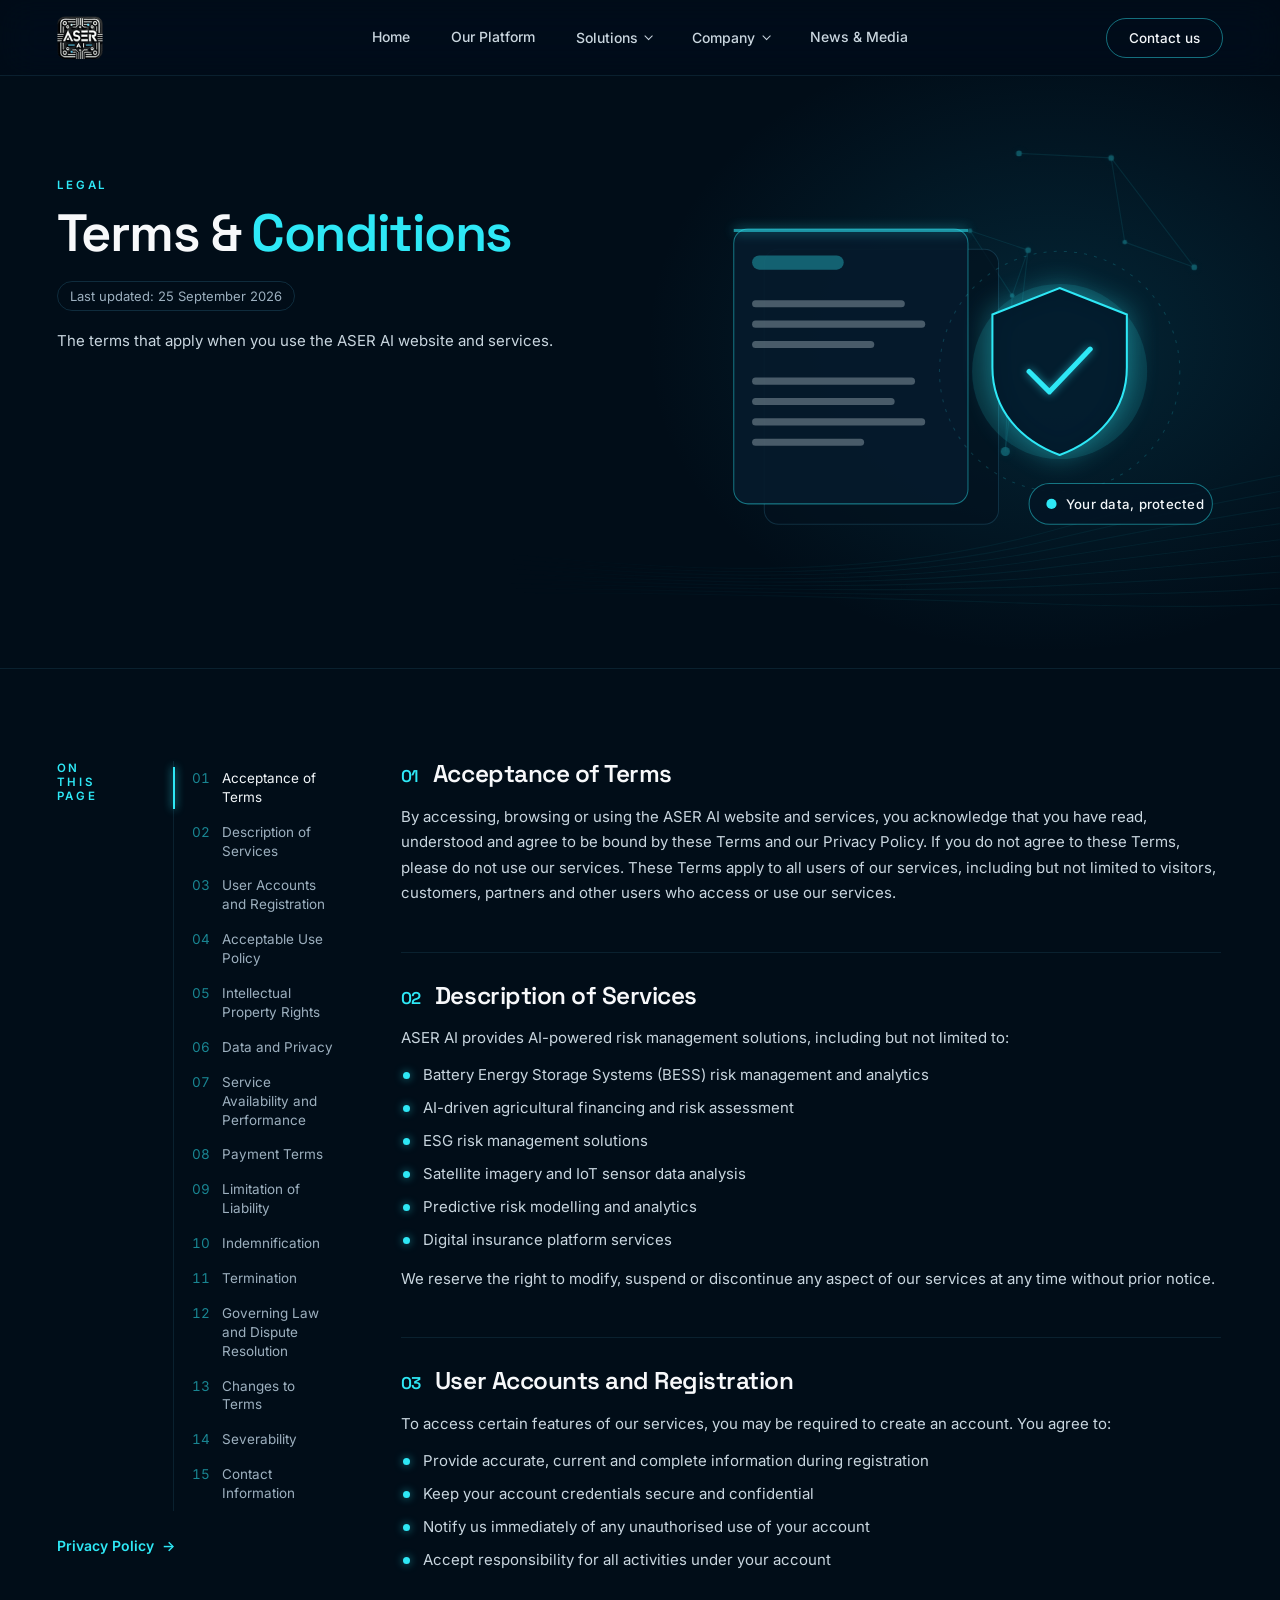
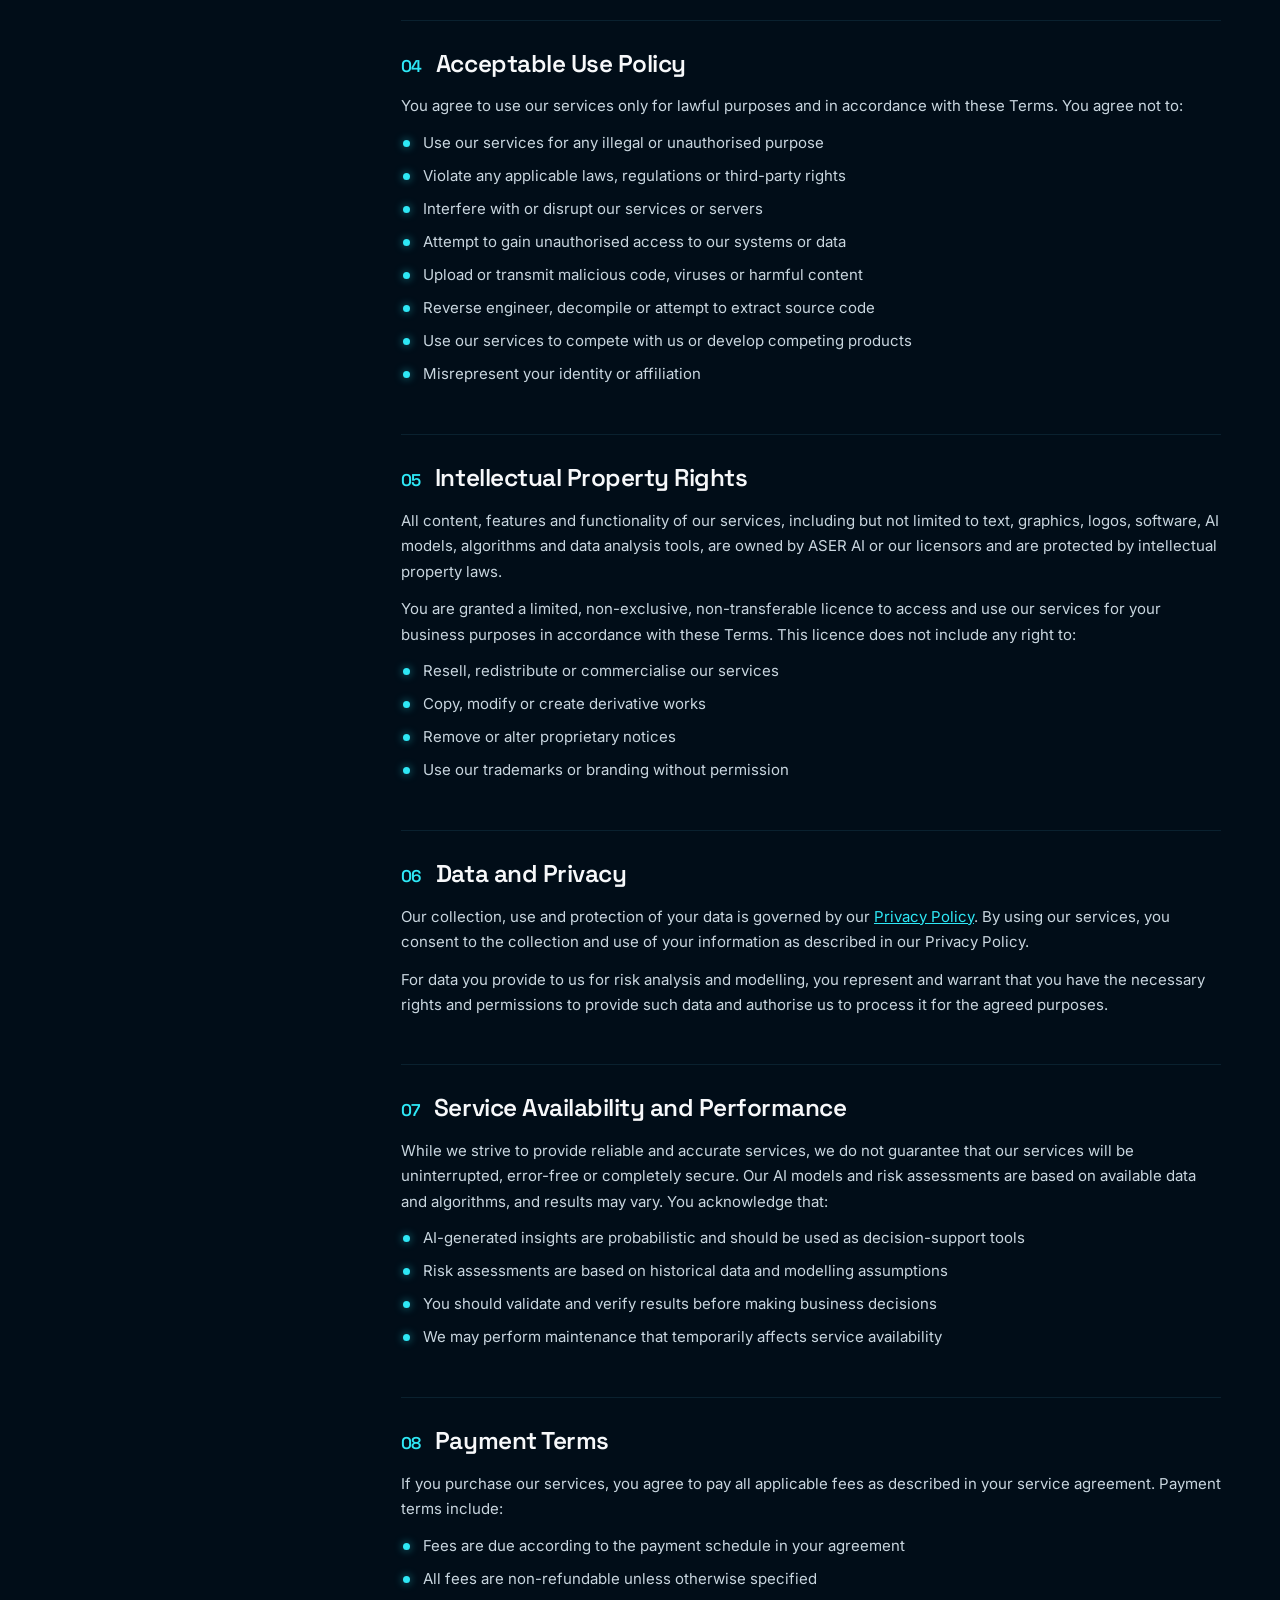
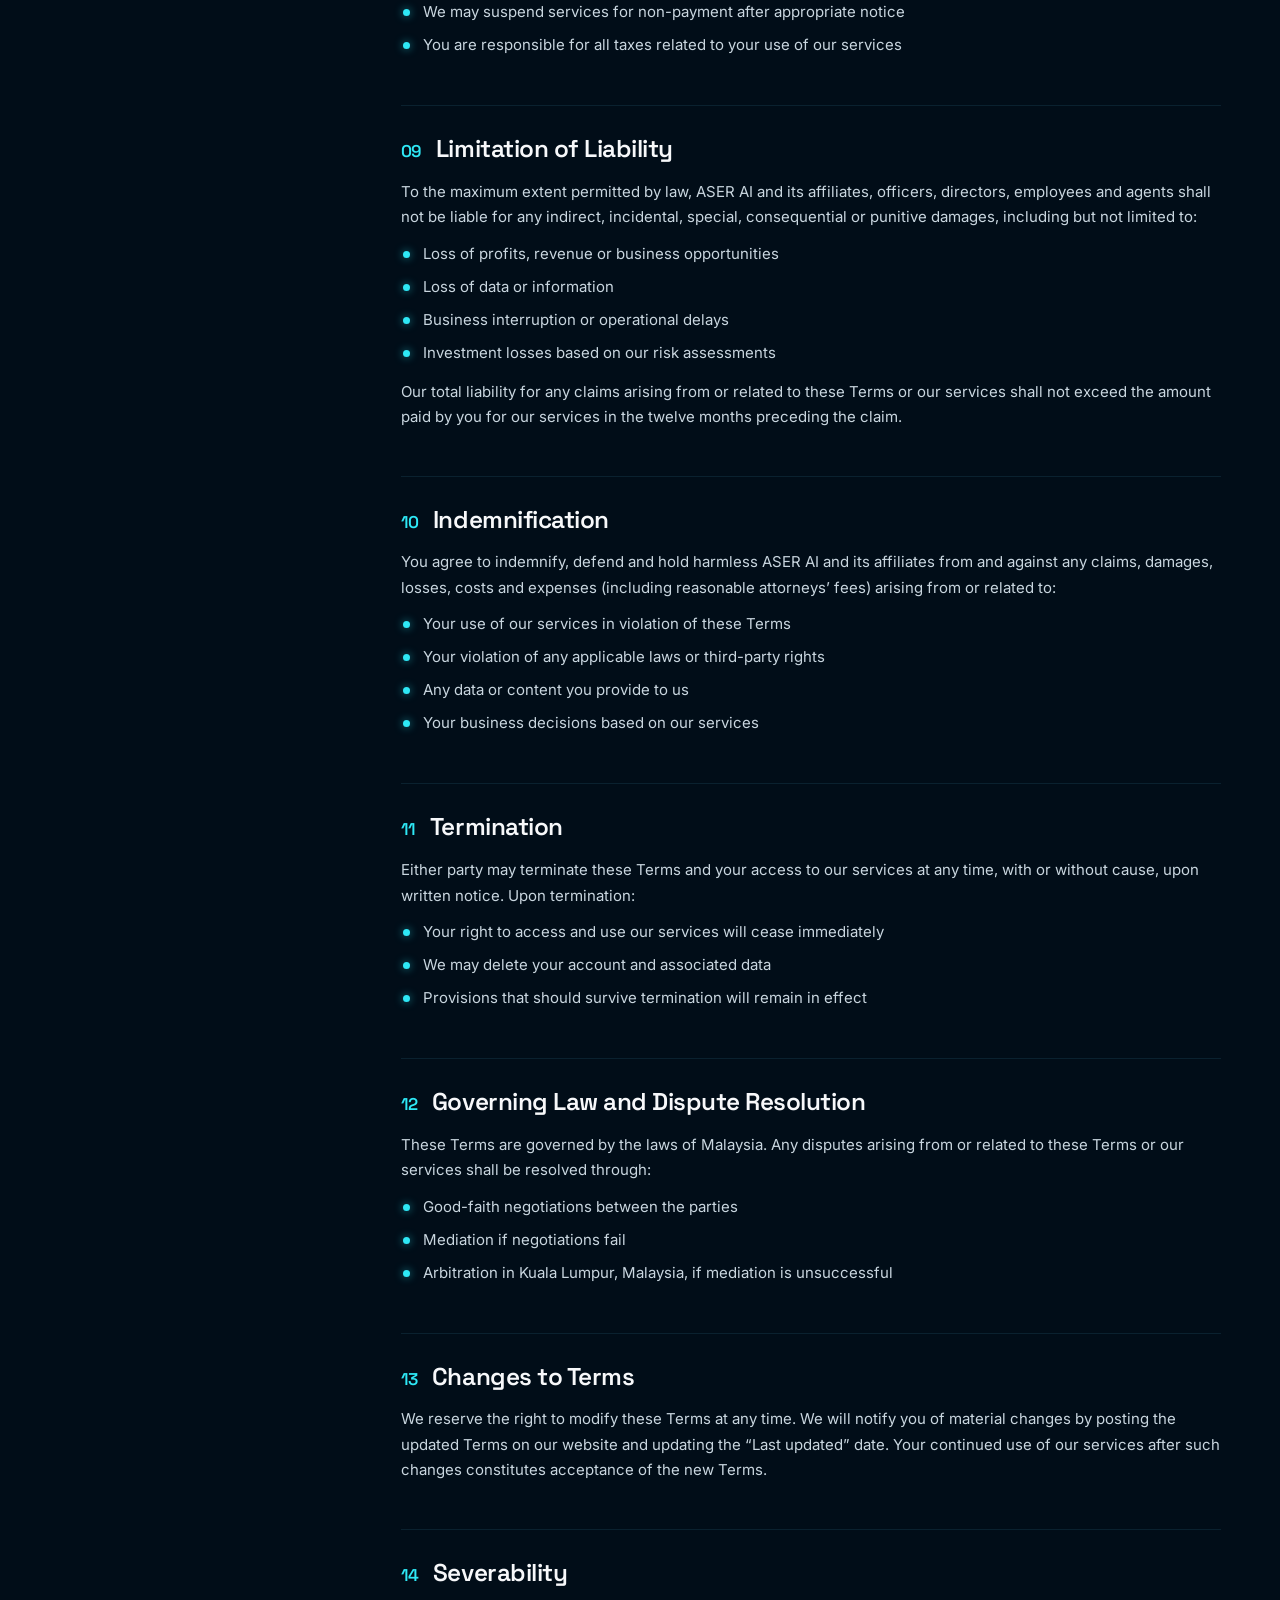
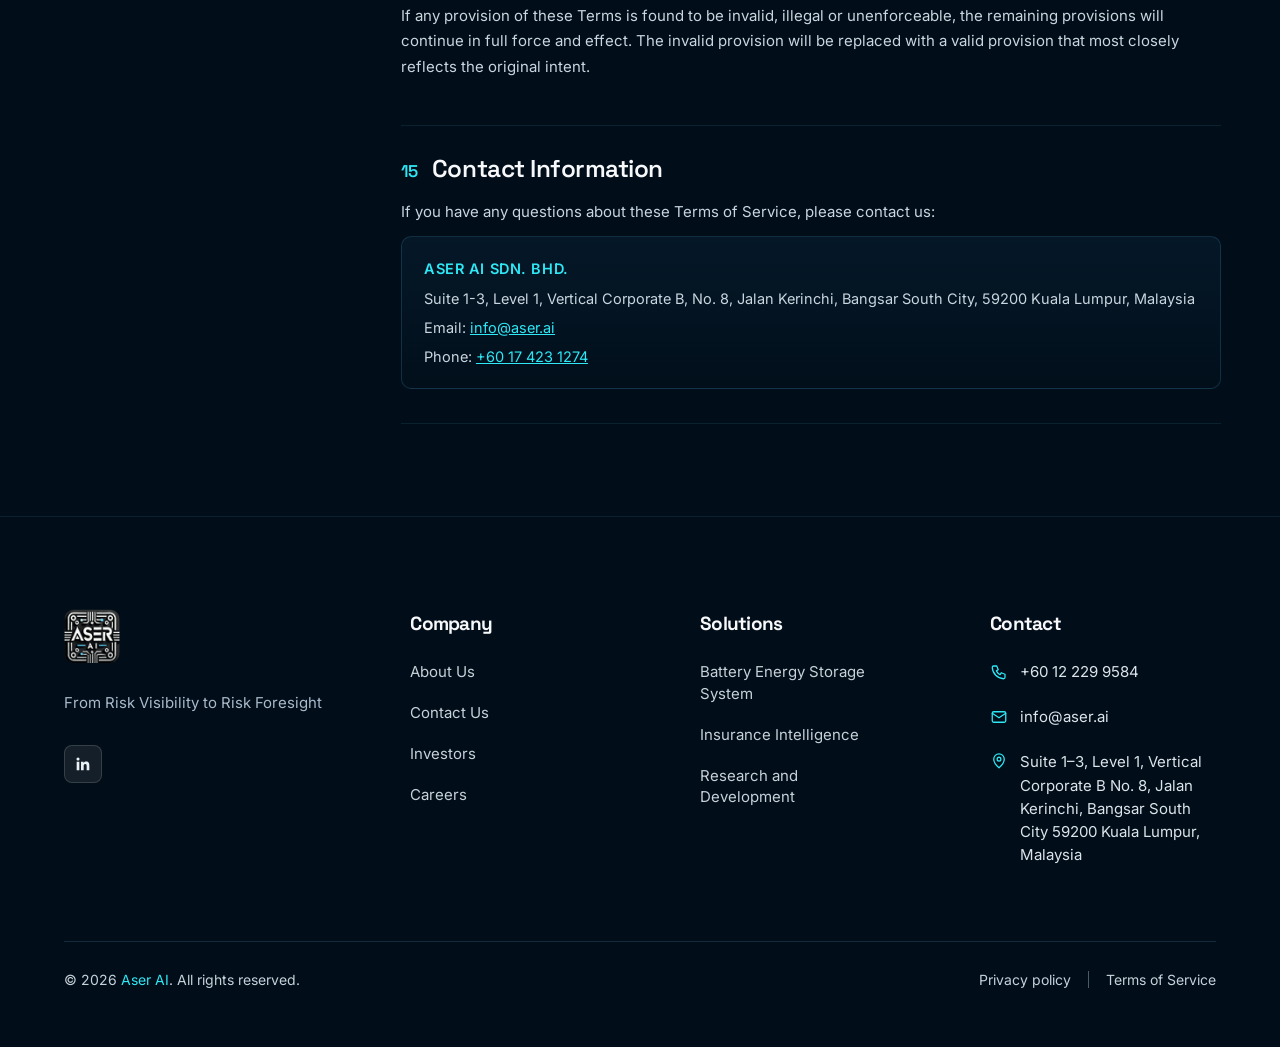
<file: terms.html>
<!DOCTYPE html>
<html lang="en">

<head>
    <meta charset="UTF-8">
    <meta name="viewport" content="width=device-width, initial-scale=1.0">
    <meta name="theme-color" content="#010d18">
    <meta name="description" content="Terms and conditions for using the ASER AI website and services.">
    <title>Terms &amp; Conditions | ASER AI</title>
    <link rel="preconnect" href="https://fonts.googleapis.com">
    <link rel="preconnect" href="https://fonts.gstatic.com" crossorigin>
    <link href="https://fonts.googleapis.com/css2?family=Inter:wght@300;400;500;600;700&family=Space+Grotesk:wght@400;500;600;700&display=swap" rel="stylesheet">
    <link rel="stylesheet" href="./style/main.css">
    <link rel="stylesheet" href="./style/responsive.css">
    <link rel="stylesheet" href="./style/design-system.css?v=20261120">
</head>

<body class="lg-page">

    <!-- AI LOADER -->
    <script>try{if(sessionStorage.getItem("aserLoaded"))document.documentElement.classList.add("al-skip")}catch(e){}</script>
    <div class="ai-loader" id="aiLoader" role="status" aria-live="polite" aria-label="Loading ASER AI">
        <div class="al-grid" aria-hidden="true"></div>
        <div class="al-core">
            <svg class="al-net" viewBox="0 0 400 400" aria-hidden="true" focusable="false">
                <circle class="al-orbit al-orbit-1" cx="200" cy="200" r="150"/>
                <circle class="al-orbit al-orbit-2" cx="200" cy="200" r="98"/>
                <circle class="al-scan" cx="200" cy="200" r="178"/>
                <g class="al-links"><line x1="350" y1="200" x2="285" y2="249" style="--i:0"/><line x1="350" y1="200" x2="285" y2="151" style="--i:1"/><line x1="306" y1="306" x2="285" y2="249" style="--i:2"/><line x1="306" y1="306" x2="200" y2="298" style="--i:3"/><line x1="200" y1="350" x2="200" y2="298" style="--i:4"/><line x1="200" y1="350" x2="285" y2="249" style="--i:5"/><line x1="94" y1="306" x2="115" y2="249" style="--i:6"/><line x1="94" y1="306" x2="200" y2="298" style="--i:7"/><line x1="50" y1="200" x2="115" y2="249" style="--i:8"/><line x1="50" y1="200" x2="115" y2="151" style="--i:9"/><line x1="94" y1="94" x2="115" y2="151" style="--i:10"/><line x1="94" y1="94" x2="200" y2="102" style="--i:11"/><line x1="200" y1="50" x2="200" y2="102" style="--i:12"/><line x1="200" y1="50" x2="285" y2="151" style="--i:13"/><line x1="306" y1="94" x2="285" y2="151" style="--i:14"/><line x1="306" y1="94" x2="200" y2="102" style="--i:15"/><line x1="285" y1="249" x2="200" y2="200" style="--i:16"/><line x1="200" y1="298" x2="200" y2="200" style="--i:17"/><line x1="115" y1="249" x2="200" y2="200" style="--i:18"/><line x1="115" y1="151" x2="200" y2="200" style="--i:19"/><line x1="200" y1="102" x2="200" y2="200" style="--i:20"/><line x1="285" y1="151" x2="200" y2="200" style="--i:21"/></g>
                <g class="al-pulses"><circle r="2.4"><animateMotion dur="1.40s" begin="0.00s" repeatCount="indefinite" path="M350 200 L 285 249"/></circle><circle r="2.4"><animateMotion dur="1.65s" begin="0.17s" repeatCount="indefinite" path="M350 200 L 285 151"/></circle><circle r="2.4"><animateMotion dur="1.90s" begin="0.34s" repeatCount="indefinite" path="M306 306 L 285 249"/></circle><circle r="2.4"><animateMotion dur="2.15s" begin="0.51s" repeatCount="indefinite" path="M306 306 L 200 298"/></circle><circle r="2.4"><animateMotion dur="1.40s" begin="0.68s" repeatCount="indefinite" path="M200 350 L 200 298"/></circle><circle r="2.4"><animateMotion dur="1.65s" begin="0.85s" repeatCount="indefinite" path="M200 350 L 285 249"/></circle><circle r="2.4"><animateMotion dur="1.90s" begin="1.02s" repeatCount="indefinite" path="M94 306 L 115 249"/></circle><circle r="2.4"><animateMotion dur="2.15s" begin="1.19s" repeatCount="indefinite" path="M94 306 L 200 298"/></circle><circle r="2.4"><animateMotion dur="1.40s" begin="0.16s" repeatCount="indefinite" path="M50 200 L 115 249"/></circle><circle r="2.4"><animateMotion dur="1.65s" begin="0.33s" repeatCount="indefinite" path="M50 200 L 115 151"/></circle><circle r="2.4"><animateMotion dur="1.90s" begin="0.50s" repeatCount="indefinite" path="M94 94 L 115 151"/></circle><circle r="2.4"><animateMotion dur="2.15s" begin="0.67s" repeatCount="indefinite" path="M94 94 L 200 102"/></circle><circle r="2.4"><animateMotion dur="1.40s" begin="0.84s" repeatCount="indefinite" path="M200 50 L 200 102"/></circle><circle r="2.4"><animateMotion dur="1.65s" begin="1.01s" repeatCount="indefinite" path="M200 50 L 285 151"/></circle><circle r="2.4"><animateMotion dur="1.90s" begin="1.18s" repeatCount="indefinite" path="M306 94 L 285 151"/></circle><circle r="2.4"><animateMotion dur="2.15s" begin="0.15s" repeatCount="indefinite" path="M306 94 L 200 102"/></circle><circle r="2.4"><animateMotion dur="1.40s" begin="0.32s" repeatCount="indefinite" path="M285 249 L 200 200"/></circle><circle r="2.4"><animateMotion dur="1.65s" begin="0.49s" repeatCount="indefinite" path="M200 298 L 200 200"/></circle><circle r="2.4"><animateMotion dur="1.90s" begin="0.66s" repeatCount="indefinite" path="M115 249 L 200 200"/></circle><circle r="2.4"><animateMotion dur="2.15s" begin="0.83s" repeatCount="indefinite" path="M115 151 L 200 200"/></circle><circle r="2.4"><animateMotion dur="1.40s" begin="1.00s" repeatCount="indefinite" path="M200 102 L 200 200"/></circle><circle r="2.4"><animateMotion dur="1.65s" begin="1.17s" repeatCount="indefinite" path="M285 151 L 200 200"/></circle></g>
                <g class="al-nodes"><circle class="al-n-out" cx="350" cy="200" r="4" style="--i:0"/><circle class="al-n-out" cx="306" cy="306" r="4" style="--i:1"/><circle class="al-n-out" cx="200" cy="350" r="4" style="--i:2"/><circle class="al-n-out" cx="94" cy="306" r="4" style="--i:3"/><circle class="al-n-out" cx="50" cy="200" r="4" style="--i:4"/><circle class="al-n-out" cx="94" cy="94" r="4" style="--i:5"/><circle class="al-n-out" cx="200" cy="50" r="4" style="--i:6"/><circle class="al-n-out" cx="306" cy="94" r="4" style="--i:7"/><circle class="al-n-in" cx="285" cy="249" r="5" style="--i:8"/><circle class="al-n-in" cx="200" cy="298" r="5" style="--i:9"/><circle class="al-n-in" cx="115" cy="249" r="5" style="--i:10"/><circle class="al-n-in" cx="115" cy="151" r="5" style="--i:11"/><circle class="al-n-in" cx="200" cy="102" r="5" style="--i:12"/><circle class="al-n-in" cx="285" cy="151" r="5" style="--i:13"/></g>
            </svg>
            <div class="al-logo">
                <span class="al-logo-ring"></span>
                <img src="./assets/images/aser-logo.png" alt="" width="64" height="61">
            </div>
        </div>
        <div class="al-brand">ASER <span>AI</span></div>
        <div class="al-status">
            <span class="al-dot"></span>
            <span class="al-text" data-steps="Connecting asset signals|Modelling risk pathways|Generating foresight">Connecting asset signals</span>
        </div>
        <div class="al-bar"><span></span></div>
        <span class="al-pct" aria-hidden="true">0%</span>
    </div>

    <header class="site-header">

        <a href="./index.html" class="logo" aria-label="ASER AI home"><img class="logo-mark" src="./assets/images/aser-logo.png" alt="ASER AI" width="40" height="38"></a>

        <nav class="main-nav" id="mainNavigation" aria-label="Main">

            <a href="./index.html" class="nav-link">Home</a>

            <a href="./platform.html" class="nav-link">Our Platform</a>

            <div class="nav-dropdown">
                <button class="nav-dropdown-toggle" type="button" aria-expanded="false" aria-controls="solutionsMenu">
                    Solutions <span class="nav-chevron" aria-hidden="true"></span>
                </button>
                <div class="nav-dropdown-menu" id="solutionsMenu">
                    <a href="./operational-intelligence.html">Battery Energy Storage Systems</a>
                    <a href="./insurance-intelligence.html">Insurance Intelligence</a>
                    <a href="./research-development.html">Research &amp; Development</a>
                </div>
            </div>

            <div class="nav-dropdown">
                <button class="nav-dropdown-toggle" type="button" aria-expanded="false" aria-controls="companyMenu">
                    Company <span class="nav-chevron" aria-hidden="true"></span>
                </button>
                <div class="nav-dropdown-menu" id="companyMenu">
                    <a href="./about-us.html">The ASER AI Way</a>
                    <a href="./team.html">Our Leadership</a>
                    <a href="./careers.html">Careers</a>
                    <a href="./investors.html">Investors</a>
                </div>
            </div>

            <a href="./news-media.html" class="nav-link">News &amp; Media</a>

            <a href="./contact.html" class="nav-contact-mobile">Contact us</a>

        </nav>

        <a href="./contact.html" class="nav-contact">Contact us</a>

        <button class="site-menu-toggle" type="button" aria-label="Open navigation" aria-expanded="false" aria-controls="mainNavigation">
            <span></span>
            <span></span>
        </button>

    </header>

    <main class="pg-page">

        <!-- PAGE HERO -->
        <section class="pg-hero has-art">
            <svg class="pg-hero-net" viewBox="0 0 1440 520" preserveAspectRatio="xMidYMid slice" aria-hidden="true" focusable="false">
                <g class="pg-net-waves"><path d="M0 420 C 360 330, 720 500, 1080 400 S 1440 350, 1440 350" style="--i:0"/><path d="M0 429 C 360 344, 720 494, 1080 408 S 1440 360, 1440 360" style="--i:1"/><path d="M0 438 C 360 358, 720 488, 1080 416 S 1440 370, 1440 370" style="--i:2"/><path d="M0 447 C 360 372, 720 482, 1080 424 S 1440 380, 1440 380" style="--i:3"/><path d="M0 456 C 360 386, 720 476, 1080 432 S 1440 390, 1440 390" style="--i:4"/><path d="M0 465 C 360 400, 720 470, 1080 440 S 1440 400, 1440 400" style="--i:5"/><path d="M0 474 C 360 414, 720 464, 1080 448 S 1440 410, 1440 410" style="--i:6"/><path d="M0 483 C 360 428, 720 458, 1080 456 S 1440 420, 1440 420" style="--i:7"/><path d="M0 492 C 360 442, 720 452, 1080 464 S 1440 430, 1440 430" style="--i:8"/></g>
                <g class="pg-net-lines"><line x1="195" y1="297" x2="218" y2="310" style="--i:0"/><line x1="195" y1="297" x2="223" y2="335" style="--i:1"/><line x1="397" y1="254" x2="281" y2="323" style="--i:2"/><line x1="397" y1="254" x2="218" y2="310" style="--i:3"/><line x1="218" y1="310" x2="223" y2="335" style="--i:4"/><line x1="79" y1="275" x2="13" y2="253" style="--i:5"/><line x1="79" y1="275" x2="40" y2="180" style="--i:6"/><line x1="271" y1="405" x2="215" y2="345" style="--i:0"/><line x1="271" y1="405" x2="281" y2="323" style="--i:1"/><line x1="40" y1="180" x2="82" y2="151" style="--i:2"/><line x1="40" y1="180" x2="13" y2="253" style="--i:3"/><line x1="39" y1="412" x2="189" y2="428" style="--i:4"/><line x1="298" y1="59" x2="227" y2="67" style="--i:5"/><line x1="422" y1="484" x2="281" y2="323" style="--i:6"/><line x1="281" y1="323" x2="223" y2="335" style="--i:0"/><line x1="68" y1="47" x2="82" y2="151" style="--i:1"/><line x1="189" y1="428" x2="215" y2="345" style="--i:2"/><line x1="223" y1="335" x2="215" y2="345" style="--i:3"/><line x1="1207" y1="168" x2="1146" y2="146" style="--i:4"/><line x1="1207" y1="168" x2="1134" y2="72" style="--i:5"/><line x1="1439" y1="498" x2="1422" y2="430" style="--i:6"/><line x1="1439" y1="498" x2="1425" y2="389" style="--i:0"/><line x1="1371" y1="366" x2="1425" y2="389" style="--i:1"/><line x1="1371" y1="366" x2="1422" y2="430" style="--i:2"/><line x1="1146" y1="146" x2="1134" y2="72" style="--i:3"/><line x1="1134" y1="72" x2="1053" y2="68" style="--i:4"/><line x1="1340" y1="224" x2="1374" y2="218" style="--i:5"/><line x1="1340" y1="224" x2="1345" y2="164" style="--i:6"/><line x1="1374" y1="218" x2="1401" y2="256" style="--i:0"/><line x1="1422" y1="430" x2="1425" y2="389" style="--i:1"/><line x1="1010" y1="136" x2="1061" y2="153" style="--i:2"/><line x1="1010" y1="136" x2="1047" y2="193" style="--i:3"/><line x1="1401" y1="256" x2="1432" y2="223" style="--i:4"/><line x1="1041" y1="330" x2="1047" y2="193" style="--i:5"/><line x1="1041" y1="330" x2="1061" y2="153" style="--i:6"/><line x1="1047" y1="193" x2="1061" y2="153" style="--i:0"/></g>
                <g class="pg-net-dots"><circle cx="195" cy="297" r="4" style="--i:0"/><circle cx="397" cy="254" r="2.5" style="--i:1"/><circle cx="218" cy="310" r="2.5" style="--i:2"/><circle cx="79" cy="275" r="4" style="--i:3"/><circle cx="271" cy="405" r="2.5" style="--i:4"/><circle cx="40" cy="180" r="2.5" style="--i:5"/><circle cx="39" cy="412" r="4" style="--i:6"/><circle cx="298" cy="59" r="4" style="--i:7"/><circle cx="422" cy="484" r="2" style="--i:8"/><circle cx="281" cy="323" r="4" style="--i:0"/><circle cx="68" cy="47" r="4" style="--i:1"/><circle cx="227" cy="67" r="2.5" style="--i:2"/><circle cx="82" cy="151" r="2" style="--i:3"/><circle cx="13" cy="253" r="3" style="--i:4"/><circle cx="189" cy="428" r="3" style="--i:5"/><circle cx="223" cy="335" r="2" style="--i:6"/><circle cx="215" cy="345" r="2.5" style="--i:7"/><circle cx="1207" cy="168" r="2.5" style="--i:8"/><circle cx="1439" cy="498" r="4" style="--i:0"/><circle cx="1371" cy="366" r="2" style="--i:1"/><circle cx="1146" cy="146" r="2" style="--i:2"/><circle cx="1134" cy="72" r="2.5" style="--i:3"/><circle cx="1340" cy="224" r="2.5" style="--i:4"/><circle cx="1374" cy="218" r="4" style="--i:5"/><circle cx="1422" cy="430" r="3" style="--i:6"/><circle cx="1010" cy="136" r="2" style="--i:7"/><circle cx="1401" cy="256" r="3" style="--i:8"/><circle cx="1432" cy="223" r="3" style="--i:0"/><circle cx="1041" cy="330" r="4" style="--i:1"/><circle cx="1345" cy="164" r="2" style="--i:2"/><circle cx="1047" cy="193" r="2" style="--i:3"/><circle cx="1425" cy="389" r="2" style="--i:4"/><circle cx="1061" cy="153" r="2.5" style="--i:5"/><circle cx="1053" cy="68" r="2.5" style="--i:6"/></g>
            </svg>
            <div class="pg-hero-inner">
                <!-- <nav class="pg-breadcrumb reveal" aria-label="Breadcrumb">
                    <a href="./index.html"><svg viewBox="0 0 24 24" aria-hidden="true"><path d="M3 11 12 3l9 8v10h-6v-6H9v6H3z"/></svg>Home</a>
                    <span aria-hidden="true">›</span>
                    <span aria-current="page">Terms &amp; Conditions</span>
                </nav> -->
                <span class="pg-eyebrow reveal delay-1">LEGAL</span>
                <h1 class="reveal delay-1">Terms &amp; <span>Conditions</span></h1>
                <span class="lg-updated reveal delay-2">Last updated: 25 September 2026</span>
                <p class="reveal delay-2">The terms that apply when you use the ASER AI website and services.</p>
                <div class="pg-hero-art reveal delay-2">
                <svg viewBox="0 0 520 380" class="ha-svg" aria-hidden="true" focusable="false">
                    <g class="ha-float ha-float-2"><rect class="ha-doc ha-doc-back" x="70" y="70" width="230" height="270" rx="14"/></g>
                    <g class="ha-float">
                        <rect class="ha-doc" x="40" y="50" width="230" height="270" rx="14"/>
                        <rect class="ha-tag" x="58" y="76" width="90" height="14" rx="7"/>
                        <rect class="ha-txt" x="58" y="120" width="150" height="7" rx="3.5" style="--i:0"/><rect class="ha-txt" x="58" y="140" width="170" height="7" rx="3.5" style="--i:1"/><rect class="ha-txt" x="58" y="160" width="120" height="7" rx="3.5" style="--i:2"/><rect class="ha-txt" x="58" y="196" width="160" height="7" rx="3.5" style="--i:3"/><rect class="ha-txt" x="58" y="216" width="140" height="7" rx="3.5" style="--i:4"/><rect class="ha-txt" x="58" y="236" width="170" height="7" rx="3.5" style="--i:5"/><rect class="ha-txt" x="58" y="256" width="110" height="7" rx="3.5" style="--i:6"/>
                        <rect class="ha-scanline" x="40" y="50" width="230" height="3"/>
                    </g>
                    <circle class="ha-orbit ha-spin" cx="360" cy="190" r="118"/>
                    <circle class="ha-core-glow" cx="360" cy="190" r="86"/>
                    <path class="ha-shield" d="M360 108 l66 26 v52 c0 42 -28 72 -66 86 c-38 -14 -66 -44 -66 -86 v-52 z"/>
                    <path class="ha-draw ha-check" d="M330 190 l20 20 l40 -42" style="--i:4"/>
                    <g class="ha-chip ha-float" transform="translate(330 300)"><rect width="180" height="40" rx="20"/><circle cx="22" cy="20" r="5" class="ha-live"/><text x="36" y="25">Your data, protected</text></g>
                </svg>
                </div>
            </div>
        </section>

        <!-- LEGAL CONTENT -->
        <section class="pg-section lg-wrap">
            <div class="pg-container lg-layout">
                <aside class="lg-aside">
                    <nav class="lg-toc" aria-label="On this page">
                        <span class="pg-eyebrow">ON THIS PAGE</span>
                        <ol><li><a href="#s1"><span>01</span>Acceptance of Terms</a></li><li><a href="#s2"><span>02</span>Description of Services</a></li><li><a href="#s3"><span>03</span>User Accounts and Registration</a></li><li><a href="#s4"><span>04</span>Acceptable Use Policy</a></li><li><a href="#s5"><span>05</span>Intellectual Property Rights</a></li><li><a href="#s6"><span>06</span>Data and Privacy</a></li><li><a href="#s7"><span>07</span>Service Availability and Performance</a></li><li><a href="#s8"><span>08</span>Payment Terms</a></li><li><a href="#s9"><span>09</span>Limitation of Liability</a></li><li><a href="#s10"><span>10</span>Indemnification</a></li><li><a href="#s11"><span>11</span>Termination</a></li><li><a href="#s12"><span>12</span>Governing Law and Dispute Resolution</a></li><li><a href="#s13"><span>13</span>Changes to Terms</a></li><li><a href="#s14"><span>14</span>Severability</a></li><li><a href="#s15"><span>15</span>Contact Information</a></li></ol>
                    </nav>
                    <a href="./privacy-policy.html" class="lg-other">Privacy Policy <span>→</span></a>
                </aside>
                <article class="lg-content">
                        <section class="lg-section reveal" id="s1">
                            <h2><span>01</span>Acceptance of Terms</h2>
                            <p>By accessing, browsing or using the ASER AI website and services, you acknowledge that you have read, understood and agree to be bound by these Terms and our Privacy Policy. If you do not agree to these Terms, please do not use our services. These Terms apply to all users of our services, including but not limited to visitors, customers, partners and other users who access or use our services.</p>
                        </section>
                        <section class="lg-section reveal" id="s2">
                            <h2><span>02</span>Description of Services</h2>
                            <p>ASER AI provides AI-powered risk management solutions, including but not limited to:</p><ul class="lg-list"><li>Battery Energy Storage Systems (BESS) risk management and analytics</li><li>AI-driven agricultural financing and risk assessment</li><li>ESG risk management solutions</li><li>Satellite imagery and IoT sensor data analysis</li><li>Predictive risk modelling and analytics</li><li>Digital insurance platform services</li></ul><p>We reserve the right to modify, suspend or discontinue any aspect of our services at any time without prior notice.</p>
                        </section>
                        <section class="lg-section reveal" id="s3">
                            <h2><span>03</span>User Accounts and Registration</h2>
                            <p>To access certain features of our services, you may be required to create an account. You agree to:</p><ul class="lg-list"><li>Provide accurate, current and complete information during registration</li><li>Keep your account credentials secure and confidential</li><li>Notify us immediately of any unauthorised use of your account</li><li>Accept responsibility for all activities under your account</li></ul>
                        </section>
                        <section class="lg-section reveal" id="s4">
                            <h2><span>04</span>Acceptable Use Policy</h2>
                            <p>You agree to use our services only for lawful purposes and in accordance with these Terms. You agree not to:</p><ul class="lg-list"><li>Use our services for any illegal or unauthorised purpose</li><li>Violate any applicable laws, regulations or third-party rights</li><li>Interfere with or disrupt our services or servers</li><li>Attempt to gain unauthorised access to our systems or data</li><li>Upload or transmit malicious code, viruses or harmful content</li><li>Reverse engineer, decompile or attempt to extract source code</li><li>Use our services to compete with us or develop competing products</li><li>Misrepresent your identity or affiliation</li></ul>
                        </section>
                        <section class="lg-section reveal" id="s5">
                            <h2><span>05</span>Intellectual Property Rights</h2>
                            <p>All content, features and functionality of our services, including but not limited to text, graphics, logos, software, AI models, algorithms and data analysis tools, are owned by ASER AI or our licensors and are protected by intellectual property laws.</p><p>You are granted a limited, non-exclusive, non-transferable licence to access and use our services for your business purposes in accordance with these Terms. This licence does not include any right to:</p><ul class="lg-list"><li>Resell, redistribute or commercialise our services</li><li>Copy, modify or create derivative works</li><li>Remove or alter proprietary notices</li><li>Use our trademarks or branding without permission</li></ul>
                        </section>
                        <section class="lg-section reveal" id="s6">
                            <h2><span>06</span>Data and Privacy</h2>
                            <p>Our collection, use and protection of your data is governed by our <a href="./privacy-policy.html">Privacy Policy</a>. By using our services, you consent to the collection and use of your information as described in our Privacy Policy.</p><p>For data you provide to us for risk analysis and modelling, you represent and warrant that you have the necessary rights and permissions to provide such data and authorise us to process it for the agreed purposes.</p>
                        </section>
                        <section class="lg-section reveal" id="s7">
                            <h2><span>07</span>Service Availability and Performance</h2>
                            <p>While we strive to provide reliable and accurate services, we do not guarantee that our services will be uninterrupted, error-free or completely secure. Our AI models and risk assessments are based on available data and algorithms, and results may vary. You acknowledge that:</p><ul class="lg-list"><li>AI-generated insights are probabilistic and should be used as decision-support tools</li><li>Risk assessments are based on historical data and modelling assumptions</li><li>You should validate and verify results before making business decisions</li><li>We may perform maintenance that temporarily affects service availability</li></ul>
                        </section>
                        <section class="lg-section reveal" id="s8">
                            <h2><span>08</span>Payment Terms</h2>
                            <p>If you purchase our services, you agree to pay all applicable fees as described in your service agreement. Payment terms include:</p><ul class="lg-list"><li>Fees are due according to the payment schedule in your agreement</li><li>All fees are non-refundable unless otherwise specified</li><li>We may suspend services for non-payment after appropriate notice</li><li>You are responsible for all taxes related to your use of our services</li></ul>
                        </section>
                        <section class="lg-section reveal" id="s9">
                            <h2><span>09</span>Limitation of Liability</h2>
                            <p>To the maximum extent permitted by law, ASER AI and its affiliates, officers, directors, employees and agents shall not be liable for any indirect, incidental, special, consequential or punitive damages, including but not limited to:</p><ul class="lg-list"><li>Loss of profits, revenue or business opportunities</li><li>Loss of data or information</li><li>Business interruption or operational delays</li><li>Investment losses based on our risk assessments</li></ul><p>Our total liability for any claims arising from or related to these Terms or our services shall not exceed the amount paid by you for our services in the twelve months preceding the claim.</p>
                        </section>
                        <section class="lg-section reveal" id="s10">
                            <h2><span>10</span>Indemnification</h2>
                            <p>You agree to indemnify, defend and hold harmless ASER AI and its affiliates from and against any claims, damages, losses, costs and expenses (including reasonable attorneys’ fees) arising from or related to:</p><ul class="lg-list"><li>Your use of our services in violation of these Terms</li><li>Your violation of any applicable laws or third-party rights</li><li>Any data or content you provide to us</li><li>Your business decisions based on our services</li></ul>
                        </section>
                        <section class="lg-section reveal" id="s11">
                            <h2><span>11</span>Termination</h2>
                            <p>Either party may terminate these Terms and your access to our services at any time, with or without cause, upon written notice. Upon termination:</p><ul class="lg-list"><li>Your right to access and use our services will cease immediately</li><li>We may delete your account and associated data</li><li>Provisions that should survive termination will remain in effect</li></ul>
                        </section>
                        <section class="lg-section reveal" id="s12">
                            <h2><span>12</span>Governing Law and Dispute Resolution</h2>
                            <p>These Terms are governed by the laws of Malaysia. Any disputes arising from or related to these Terms or our services shall be resolved through:</p><ul class="lg-list"><li>Good-faith negotiations between the parties</li><li>Mediation if negotiations fail</li><li>Arbitration in Kuala Lumpur, Malaysia, if mediation is unsuccessful</li></ul>
                        </section>
                        <section class="lg-section reveal" id="s13">
                            <h2><span>13</span>Changes to Terms</h2>
                            <p>We reserve the right to modify these Terms at any time. We will notify you of material changes by posting the updated Terms on our website and updating the “Last updated” date. Your continued use of our services after such changes constitutes acceptance of the new Terms.</p>
                        </section>
                        <section class="lg-section reveal" id="s14">
                            <h2><span>14</span>Severability</h2>
                            <p>If any provision of these Terms is found to be invalid, illegal or unenforceable, the remaining provisions will continue in full force and effect. The invalid provision will be replaced with a valid provision that most closely reflects the original intent.</p>
                        </section>
                        <section class="lg-section reveal" id="s15">
                            <h2><span>15</span>Contact Information</h2>
                            <p>If you have any questions about these Terms of Service, please contact us:</p><div class="lg-contact">
                                <strong>ASER AI SDN. BHD.</strong>
                                <span>Suite 1-3, Level 1, Vertical Corporate B, No. 8, Jalan Kerinchi, Bangsar South City, 59200 Kuala Lumpur, Malaysia</span>
                                <span>Email: <a href="mailto:info@aser.ai">info@aser.ai</a></span>
                                <span>Phone: <a href="tel:+60174231274">+60 17 423 1274</a></span>
                            </div>
                        </section>
                </article>
            </div>
            <button type="button" class="lg-top" aria-label="Back to top">↑</button>
        </section>

    </main>

    <footer class="aser-footer">
        <div class="aser-footer-inner">

            <div class="aser-footer-main">

                <!-- BRAND -->
                <div class="aser-footer-brand">
                    <div class="aser-footer-logo-wrap">
                        <img class="aser-footer-logo-img" src="./assets/images/aser-logo.png" alt="ASER AI" width="48" height="46">
                    </div>

                    <p class="aser-footer-tagline">From Risk Visibility to Risk Foresight</p>

                    <a href="https://www.linkedin.com/company/aser-ai/" class="aser-footer-social" aria-label="ASER AI on LinkedIn" target="_blank" rel="noopener"><svg viewBox="0 0 24 24" aria-hidden="true"><path d="M20.45 20.45h-3.56v-5.57c0-1.33-.02-3.04-1.85-3.04-1.85 0-2.14 1.45-2.14 2.94v5.67H9.35V9h3.41v1.56h.05c.48-.9 1.64-1.85 3.37-1.85 3.6 0 4.27 2.37 4.27 5.46v6.28zM5.34 7.43a2.06 2.06 0 1 1 0-4.13 2.06 2.06 0 0 1 0 4.13zM7.12 20.45H3.56V9h3.56v11.45z"/></svg></a>
                </div>

                <!-- COMPANY -->
                <div class="aser-footer-col">
                    <h3>Company</h3>
                    <ul>
                        <li><a href="./about-us.html">About Us</a></li>
                        <li><a href="./contact.html">Contact Us</a></li>
                        <li><a href="./investors.html">Investors</a></li>
                        <li><a href="./careers.html">Careers</a></li>
                    </ul>
                </div>

                <!-- SOLUTIONS -->
                <div class="aser-footer-col aser-footer-solutions">
                    <h3>Solutions</h3>
                    <ul>
                        <li><a href="./operational-intelligence.html">Battery Energy Storage<br>System</a></li>
                        <li><a href="./insurance-intelligence.html">Insurance Intelligence</a></li>
                        <li><a href="./research-development.html">Research and<br>Development</a></li>
                    </ul>
                </div>

                <!-- CONTACT -->
                <div class="aser-footer-col aser-footer-contact-col">
                    <h3>Contact</h3>
                    <ul class="aser-footer-contact-list">
                        <li>
                            <a href="tel:+60122299584" class="aser-footer-contact-link">
                                <span class="aser-footer-contact-icon"><svg viewBox="0 0 24 24" aria-hidden="true"><path d="M5 4h4l2 5-2.5 1.5a11 11 0 0 0 5 5L15 13l5 2v4a2 2 0 0 1-2 2A16 16 0 0 1 3 6a2 2 0 0 1 2-2"/></svg></span>
                                <span class="aser-footer-contact-text">+60 12 229 9584</span>
                            </a>
                        </li>
                        <li>
                            <a href="mailto:info@aser.ai" class="aser-footer-contact-link">
                                <span class="aser-footer-contact-icon"><svg viewBox="0 0 24 24" aria-hidden="true"><rect x="3" y="5" width="18" height="14" rx="2"/><path d="m3 7 9 6 9-6"/></svg></span>
                                <span class="aser-footer-contact-text">info@aser.ai</span>
                            </a>
                        </li>
                        <li>
                            <div class="aser-footer-contact-link">
                                <span class="aser-footer-contact-icon"><svg viewBox="0 0 24 24" aria-hidden="true"><path d="M12 21s7-6.2 7-11.5A7 7 0 0 0 5 9.5C5 14.8 12 21 12 21z"/><circle cx="12" cy="9.5" r="2.5"/></svg></span>
                                <span class="aser-footer-address">
                                    Suite 1–3, Level 1, Vertical<br>
                                    Corporate B No. 8, Jalan<br>
                                    Kerinchi, Bangsar South<br>
                                    City 59200 Kuala Lumpur,<br>
                                    Malaysia
                                </span>
                            </div>
                        </li>
                    </ul>
                </div>

            </div>

            <!-- BOTTOM BAR -->
            <div class="aser-footer-bottom">
                <p class="aser-footer-bottom-copy">
                    © 2026 <span>Aser AI</span>. All rights reserved.
                </p>

                <div class="aser-footer-legal">
                    <a href="./privacy-policy.html">Privacy policy</a>
                    <span class="aser-footer-legal-divider"></span>
                    <a href="./terms.html">Terms of Service</a>
                </div>
            </div>

        </div>
    </footer>

    <script src="./script/main.js?v=20261120" defer></script>
</body>

</html>
</file>
<file: style/main.css>
/* =========================================================
   ASER AI — SHARED DESIGN SYSTEM
   One stylesheet for every page. Responsive rules live in
   ./responsive.css and are loaded after this file.
========================================================= */

:root {
    --aser-font-body: "Inter", Arial, sans-serif;
    --aser-font-heading: "Space Grotesk", "Inter", sans-serif;
    --aser-bg: #031321;
    --aser-bg-deep: #020d18;
    --aser-cyan: #08e9ef;
    --aser-cyan-bright: #24d8ff;
    --aser-text: #f7f8fa;
    --aser-muted: #a9bacb;
    --aser-line: rgba(91, 161, 196, .28);
}

html {
    scroll-behavior: smooth;
}

body {
    font-family: var(--aser-font-body);
}

h1,
h2,
h3,
h4,
h5,
h6,
.hero-title,
.problem-title,
.problem-statement,
.aser3-heading h2,
.aser4-heading h2,
.aser5-heading h2,
.pantheon-hero h1,
.section-heading h2,
.capability-card h3,
.bess-content h2,
.closing-content h2 {
    font-family: var(--aser-font-heading), sans-serif;
    letter-spacing: -0.035em;
}

* {
    margin: 0;
    padding: 0;
    box-sizing: border-box;
}

:root {
    --bg: #031321;
    --bg2: #061b2c;
    --cyan: #08e9ef;
    --cyan2: #24d8ff;
    --white: #f7f8fa;
    --muted: #a9bacb;
    --line: rgba(91, 161, 196, .28);
}

body {
    background: var(--bg);
    color: var(--white) !important;
    font-family: "Inter", sans-serif;
    overflow-x: hidden;
}

/* =========================
   HEADER
========================= */

header {
    height: 88px;
    width: 100%;
    border-bottom: 1px solid var(--line);
    display: flex;
    align-items: center;
    padding: 0 4.2%;
    position: relative;
    z-index: 20;
    background: rgba(3, 19, 33, .88);
    backdrop-filter: blur(16px);
}

.logo {
    font-size: 30px;
    font-weight: 600;
    letter-spacing: 9px;
    white-space: nowrap;
}

.logo span {
    color: var(--cyan);
    letter-spacing: 2px;
    margin-left: 5px;
}

nav {
    display: flex;
    gap: 55px;
    margin: auto;
}

nav a {
    color: #e6edf4;
    text-decoration: none;
    font-size: 17px;
    transition: .3s ease;
}

nav a:hover {
    color: var(--cyan);
}

.contact {
    border: 1px solid var(--cyan);
    border-radius: 30px;
    padding: 11px 27px;
    color: white;
    text-decoration: none;
    transition: .35s ease;
}

.contact:hover {
    background: var(--cyan);
    color: #00121c;
    box-shadow: 0 0 30px rgba(8, 233, 239, .35);
}


/* =========================
   HERO
========================= */

.hero {
    min-height: calc(110vh - 88px);
    position: relative;
    display: flex;
    align-items: center;
    overflow: hidden;
    isolation: isolate;
    background:
        radial-gradient(circle at 78% 50%,
            rgba(0, 221, 255, .08),
            transparent 35%),
        linear-gradient(115deg,
            #031321 0%,
            #041726 48%,
            #03111e 100%);
}

/* ambient glow */

.hero::before {
    content: "";
    position: absolute;
    width: 700px;
    height: 700px;
    right: -150px;
    top: 50%;
    transform: translateY(-50%);
    background: radial-gradient(circle,
            rgba(0, 229, 255, .13),
            transparent 65%);
    filter: blur(30px);
    z-index: -2;
    animation: breathe 6s ease-in-out infinite;
}

.hero::after {
    content: "";
    position: absolute;
    inset: 0;
    background-image:
        radial-gradient(circle, rgba(30, 220, 255, .25) 1px, transparent 1px);
    background-size: 90px 90px;
    opacity: .12;
    mask-image: linear-gradient(to right,
            transparent,
            black 50%,
            transparent);
    animation: gridMove 20s linear infinite;
    pointer-events: none;
}


/* =========================
   CONTENT
========================= */

.hero-content {
    width: 48%;
    margin-left: 4.2%;
    position: relative;
    z-index: 5;
    padding: 120px 0;
}

.eyebrow {
    color: var(--cyan);
    font-size: 14px;
    font-weight: 700;
    letter-spacing: 6px;
    margin-bottom: 28px;
    opacity: 0;
    animation: fadeUp .8s .2s forwards;
}

.hero-title {
    font-size: clamp(58px, 5.8vw, 105px);
    line-height: 1;
    letter-spacing: -4px;
    font-weight: 700;
    margin-bottom: 38px;
    opacity: 0;
    animation: fadeUp 1s .35s forwards;
    color: #fff;
}

.hero-title .cyan {
    color: var(--cyan);
    display: block;
    text-shadow:
        0 0 25px rgba(8, 233, 239, .08);
}

.hero-description {
    max-width: 700px;
    font-size: clamp(17px, 1.2vw, 22px);
    line-height: 1.55;
    color: #b8c7d6;
    margin-bottom: 38px;
    opacity: 0;
    animation: fadeUp .9s .5s forwards;
}

.hero-button {
    display: inline-flex;
    align-items: center;
    gap: 25px;
    background: linear-gradient(135deg,
            #10e9ec,
            #20d9ff);
    color: #00151f;
    font-weight: 700;
    padding: 19px 31px;
    border-radius: 9px;
    text-decoration: none;
    font-size: 18px;
    transition: .35s ease;
    box-shadow:
        0 0 0 rgba(0, 240, 255, 0);
    opacity: 0;
    animation:
        fadeUp .9s .65s forwards,
        buttonGlow 3s 2s infinite;
}

.hero-button span {
    font-size: 27px;
    transition: .3s;
}

.hero-button:hover {
    transform: translateY(-4px);
    box-shadow:
        0 12px 40px rgba(0, 231, 255, .28);
}

.hero-button:hover span {
    transform: translateX(7px);
}


/* =========================
   HERO IMAGE
========================= */

.hero-art {
    position: absolute;
    width: 100%;
    right: -4%;
    top: 50%;
    transform:
        translateY(-50%) translateX(0);
    z-index: 1;
    pointer-events: none;
    animation: heroFloat 7s ease-in-out infinite;
}

.hero-art img {
    width: 100%;
    display: block;
    object-fit: contain;

    /* removes some harsh edges */
    filter:
        drop-shadow(0 0 35px rgba(0, 220, 255, .08)) saturate(1.05);
}

/* animated cyan light sweep */

.hero-art::after {
    content: "";
    position: absolute;
    width: 4px;
    height: 120%;
    top: -10%;
    left: 48%;
    background: linear-gradient(transparent,
            rgba(0, 255, 255, .5),
            transparent);
    filter: blur(12px);
    opacity: 0;
    animation: scan 5s ease-in-out infinite;
}


/* =========================
   FLOATING PARTICLES
========================= */

.particles {
    position: absolute;
    inset: 0;
    pointer-events: none;
    z-index: 0;
}

.particle {
    position: absolute;
    width: 4px;
    height: 4px;
    border-radius: 50%;
    background: var(--cyan);
    box-shadow: 0 0 15px var(--cyan);
    opacity: 0;
    animation: particleFloat linear infinite;
}

.p1 {
    left: 52%;
    top: 28%;
    animation-duration: 5s;
}

.p2 {
    left: 58%;
    top: 42%;
    animation-duration: 7s;
}

.p3 {
    left: 63%;
    top: 22%;
    animation-duration: 6s;
}

.p4 {
    left: 68%;
    top: 58%;
    animation-duration: 8s;
}

.p5 {
    left: 74%;
    top: 31%;
    animation-duration: 5.5s;
}

.p6 {
    left: 80%;
    top: 65%;
    animation-duration: 7.5s;
}

.p7 {
    left: 88%;
    top: 40%;
    animation-duration: 6.5s;
}

.p8 {
    left: 91%;
    top: 72%;
    animation-duration: 8.5s;
}


/* =========================
   BOTTOM NAV
========================= */

.hero-bottom {
    position: absolute;
    bottom: 0;
    left: 0;
    width: 100%;
    height: 105px;
    border-top: 1px solid var(--line);
    display: grid;
    grid-template-columns: repeat(4, 1fr);
    background: rgba(2, 16, 28, .72);
    backdrop-filter: blur(12px);
    z-index: 10;
}

.bottom-item {
    display: flex;
    align-items: center;
    justify-content: center;
    gap: 24px;
    border-right: 1px solid var(--line);
    color: #eef7ff;
    letter-spacing: 4px;
    font-size: 15px;
    font-weight: 600;
    transition: .3s ease;
}

.bottom-item:last-child {
    border-right: none;
}

.bottom-item:hover {
    background: rgba(8, 233, 239, .05);
    color: var(--cyan);
}

.icon {
    width: 40px;
    height: 40px;
    display: grid;
    place-items: center;
    color: var(--cyan);
    font-size: 27px;
}


/* =========================
   ANIMATIONS
========================= */

@keyframes fadeUp {
    from {
        opacity: 0;
        transform: translateY(35px);
    }

    to {
        opacity: 1;
        transform: translateY(0);
    }
}

@keyframes heroFloat {

    0%,
    100% {
        transform: translateY(-50%) translateX(0);
    }

    50% {
        transform: translateY(-51%) translateX(-10px);
    }
}

@keyframes breathe {

    0%,
    100% {
        opacity: .55;
        transform: translateY(-50%) scale(1);
    }

    50% {
        opacity: 1;
        transform: translateY(-50%) scale(1.1);
    }
}

@keyframes buttonGlow {

    0%,
    100% {
        box-shadow: 0 0 0 rgba(0, 240, 255, 0);
    }

    50% {
        box-shadow:
            0 0 35px rgba(0, 240, 255, .22);
    }
}

@keyframes scan {
    0% {
        left: 35%;
        opacity: 0;
    }

    20% {
        opacity: .7;
    }

    60% {
        opacity: .2;
    }

    100% {
        left: 75%;
        opacity: 0;
    }
}

@keyframes gridMove {
    from {
        transform: translateX(0);
    }

    to {
        transform: translateX(90px);
    }
}

@keyframes particleFloat {
    0% {
        opacity: 0;
        transform: translateY(40px) scale(.5);
    }

    20% {
        opacity: .7;
    }

    80% {
        opacity: .3;
    }

    100% {
        opacity: 0;
        transform: translateY(-100px) scale(1.5);
    }
}


/* =========================
   TABLET
========================= */




/* =========================
   MOBILE
========================= */




/* =========================
   SMALL MOBILE
========================= */




/* =========================================================
   SECOND SECTION — THE PROBLEM
========================================================= */

.problem-section {
    position: relative;
    min-height: 950px;
    /* padding: 110px 4.2% 100px; */
    overflow: hidden;
    isolation: isolate;

    background:
        radial-gradient(circle at 80% 55%,
            rgba(0, 220, 255, 0.07),
            transparent 32%),
        linear-gradient(120deg,
            #031321 0%,
            #041827 50%,
            #03111f 100%);

    border-top: 1px solid var(--line);
}

/* subtle background glow */
.problem-section::before {
    content: "";
    position: absolute;
    width: 700px;
    height: 700px;
    right: -250px;
    top: 35%;
    transform: translateY(-50%);

    background: radial-gradient(circle,
            rgba(0, 229, 255, 0.11),
            transparent 68%);

    filter: blur(35px);
    z-index: -2;

    animation: problemGlow 7s ease-in-out infinite;
}

/* subtle moving grid */
.problem-section::after {
    content: "";
    position: absolute;
    inset: 0;

    background-image:
        radial-gradient(circle,
            rgba(30, 220, 255, 0.2) 1px,
            transparent 1px);

    background-size: 90px 90px;
    opacity: 0.08;

    mask-image: linear-gradient(to right,
            transparent,
            black 35%,
            transparent 100%);

    animation: gridMove 22s linear infinite;

    pointer-events: none;
    z-index: -1;
}


/* =========================================================
   PROBLEM INTRO
========================================================= */

.problem-content {
    position: relative;
    z-index: 5;
    /*max-width: 1400px;*/
    margin: 0 auto;
}

.problem-eyebrow {
    color: var(--cyan);
    font-size: 14px;
    font-weight: 700;
    letter-spacing: 6px;
    margin-bottom: 28px;

    opacity: 0;
    animation: fadeUp 0.8s 0.1s forwards;
}

.problem-title {
    max-width: 1100px;

    font-family: "Space Grotesk", serif;
    font-size: clamp(52px, 5.2vw, 88px);
    line-height: 0.98;
    letter-spacing: -3px;
    font-weight: 500;

    color: #f7f8fa;

    margin-bottom: 30px;

    opacity: 0;
    animation: fadeUp 1s 0.2s forwards;
}

.problem-title .cyan {
    color: var(--cyan);

    text-shadow:
        0 0 25px rgba(8, 233, 239, 0.08);
}

.problem-description {
    max-width: 1000px;

    font-size: clamp(17px, 1.25vw, 21px);
    line-height: 1.55;

    color: #b8c7d6;

    margin-bottom: 50px;

    opacity: 0;
    animation: fadeUp 0.9s 0.35s forwards;
}


/* =========================================================
   DIAGRAM
========================================================= */

.problem-visual {
    position: relative;

    width: 100%;
    /*max-width: 1400px;*/

    min-height: 400px;

    margin: 0 auto;

    opacity: 0;
    animation: diagramReveal 1.2s 0.5s forwards;
}


/* =========================================================
   LEFT SIGNAL CARDS
========================================================= */

.signal-cards {
    position: absolute;

    left: 0;
    top: 0;

    width: 440px;

    display: flex;
    flex-direction: column;
    gap: 18px;

    z-index: 5;
}

.signal-card {
    height: 88px;

    border: 1px solid rgba(73, 169, 211, 0.55);
    border-radius: 14px;

    background:
        linear-gradient(90deg,
            rgba(7, 28, 45, 0.72),
            rgba(3, 19, 33, 0.42));

    backdrop-filter: blur(10px);

    display: flex;
    align-items: center;

    padding: 0 28px;

    position: relative;

    overflow: hidden;

    transition:
        transform 0.4s ease,
        border-color 0.4s ease,
        box-shadow 0.4s ease;
}

.signal-card::before {
    content: "";

    position: absolute;

    left: -100%;
    top: 0;

    width: 100%;
    height: 100%;

    background: linear-gradient(90deg,
            transparent,
            rgba(0, 238, 255, 0.08),
            transparent);

    animation: cardSweep 5s ease-in-out infinite;
}

.signal-card:nth-child(2)::before {
    animation-delay: 1.5s;
}

.signal-card:nth-child(3)::before {
    animation-delay: 3s;
}

.signal-card:hover {
    transform: translateX(8px);

    border-color: var(--cyan);

    box-shadow:
        0 0 35px rgba(0, 230, 255, 0.08);
}

.signal-icon {
    width: 52px;
    min-width: 52px;

    display: flex;
    justify-content: center;
    align-items: center;

    margin-right: 18px;

    color: var(--cyan);

    font-size: 32px;
}

.signal-text {
    font-size: 17px;
    color: #f0f5fa;
    white-space: nowrap;
}


/* =========================================================
   MINI GRAPH
========================================================= */

.mini-graph {
    position: absolute;

    right: 25px;
    top: 50%;

    width: 120px;
    height: 45px;

    transform: translateY(-50%);
}

.graph-bars {
    height: 100%;

    display: flex;
    align-items: end;
    justify-content: center;

    gap: 4px;
}

.graph-bars span {
    width: 4px;

    background: var(--cyan);

    box-shadow:
        0 0 8px rgba(0, 240, 255, 0.6);

    animation: barsPulse 1.3s ease-in-out infinite;
}

.graph-bars span:nth-child(1) {
    height: 20%;
    animation-delay: .1s;
}

.graph-bars span:nth-child(2) {
    height: 38%;
    animation-delay: .2s;
}

.graph-bars span:nth-child(3) {
    height: 50%;
    animation-delay: .3s;
}

.graph-bars span:nth-child(4) {
    height: 35%;
    animation-delay: .4s;
}

.graph-bars span:nth-child(5) {
    height: 65%;
    animation-delay: .5s;
}

.graph-bars span:nth-child(6) {
    height: 48%;
    animation-delay: .6s;
}

.graph-bars span:nth-child(7) {
    height: 78%;
    animation-delay: .7s;
}

.graph-bars span:nth-child(8) {
    height: 90%;
    animation-delay: .8s;
}

.graph-bars span:nth-child(9) {
    height: 100%;
    animation-delay: .9s;
}


/* =========================================================
   FLOW AREA
========================================================= */

.signal-flow {
    position: absolute;

    left: 390px;
    right: 250px;

    top: 0;
    height: 300px;

    pointer-events: none;
}

.flow-svg {
    width: 100%;
    height: 100%;

    overflow: visible;
}

.flow-line {
    fill: none;

    stroke: var(--cyan);
    stroke-width: 2;

    stroke-dasharray: 8 8;

    filter:
        drop-shadow(0 0 6px rgba(0, 240, 255, 0.5));

    animation: flowDash 2.5s linear infinite;
}

.flow-line.blue {
    stroke: #7bc9ff;
}

.flow-line.orange {
    stroke: #ffb629;

    stroke-dasharray: 7 10;

    animation-duration: 3s;
}


/* =========================================================
   DISCONNECTED SIGNALS
========================================================= */

.disconnected {
    position: absolute;

    left: 48%;
    top: 0;

    height: 310px;

    border-left: 1px dashed rgba(155, 202, 226, 0.35);
}

.disconnected::after {
    content: "";

    position: absolute;

    left: 173px;
    top: 0;

    height: 310px;

    border-left: 1px dashed rgba(155, 202, 226, 0.35);
}

.disconnected-label {
    position: absolute;

    top: -5px;
    left: 28px;

    width: 130px;

    color: #9fb7cc;

    font-size: 17px;
    line-height: 1.25;

    text-align: center;
}


/* =========================================================
   PARTICLE STREAM
========================================================= */

.signal-particles {
    position: absolute;

    left: 48%;
    top: 55px;

    width: 280px;
    height: 200px;
}

.signal-particle {
    position: absolute;

    width: 7px;
    height: 7px;

    border-radius: 1px;

    background: var(--cyan);

    box-shadow:
        0 0 12px rgba(0, 240, 255, 0.8);

    animation: particleStream 3s linear infinite;
}

.signal-particle:nth-child(1) {
    left: 5%;
    top: 30%;
    animation-delay: 0s;
}

.signal-particle:nth-child(2) {
    left: 20%;
    top: 65%;
    animation-delay: .4s;
}

.signal-particle:nth-child(3) {
    left: 30%;
    top: 20%;
    animation-delay: .8s;
}

.signal-particle:nth-child(4) {
    left: 40%;
    top: 75%;
    animation-delay: 1.1s;
}

.signal-particle:nth-child(5) {
    left: 50%;
    top: 40%;
    animation-delay: 1.5s;
}

.signal-particle:nth-child(6) {
    left: 62%;
    top: 62%;
    animation-delay: 1.8s;
}

.signal-particle:nth-child(7) {
    left: 75%;
    top: 25%;
    animation-delay: 2.2s;
}

.signal-particle:nth-child(8) {
    left: 86%;
    top: 55%;
    animation-delay: 2.6s;
}

.signal-particle.white {
    background: #eaf8ff;
}


/* =========================================================
   DEVELOPING RISK
========================================================= */

.risk-node {
    position: absolute;

    right: 20px;
    top: 20px;

    width: 250px;
    height: 250px;

    border-radius: 50%;

    border: 2px solid #ffb629;

    display: flex;
    align-items: center;
    justify-content: center;

    flex-direction: column;

    background:
        radial-gradient(circle,
            rgba(255, 180, 35, 0.2),
            rgba(255, 155, 0, 0.04) 55%,
            transparent 70%);

    box-shadow:
        0 0 25px rgba(255, 174, 31, 0.3),
        inset 0 0 30px rgba(255, 174, 31, 0.08);

    animation: riskPulse 3s ease-in-out infinite;
}

.risk-node::before {
    content: "";

    position: absolute;

    inset: -25px;

    border-radius: 50%;

    border: 1px solid rgba(255, 174, 31, 0.18);

    animation: riskRing 4s linear infinite;
}

.risk-node::after {
    content: "";

    position: absolute;

    inset: -45px;

    border-radius: 50%;

    background: radial-gradient(circle,
            rgba(255, 174, 31, 0.08),
            transparent 65%);

    z-index: -1;
}

.risk-warning {
    font-size: 40px;

    color: #ffc54d;

    margin-bottom: 10px;

    animation: warningFloat 2s ease-in-out infinite;
}

.risk-title {
    color: #ffc34a;

    font-size: 20px;
    font-weight: 500;
}


/* =========================================================
   RISK CONNECTIONS
========================================================= */

.risk-connections {
    position: absolute;

    right: 20px;
    top: 260px;

    width: 250px;

    display: flex;
    justify-content: space-between;
}

.risk-connection {
    position: relative;

    width: 1px;
    height: 85px;

    background: linear-gradient(to bottom,
            #ffb629,
            transparent);
}

.risk-connection::after {
    content: "";

    position: absolute;

    bottom: 0;
    left: 50%;

    transform: translateX(-50%);

    width: 10px;
    height: 10px;

    border-radius: 50%;

    background: #ffd05d;

    box-shadow:
        0 0 14px rgba(255, 190, 45, 0.8);
}

.risk-labels {
    position: absolute;

    right: 0;
    top: 350px;

    width: 300px;

    display: flex;
    justify-content: space-between;

    color: #eef4f9;

    font-size: 15px;
}


/* =========================================================
   BOTTOM STATEMENT
========================================================= */

.problem-divider {
    width: 100%;

    height: 1px;

    background: var(--line);

    margin-top: 70px;
}

.problem-statement {
    max-width: 1000px;

    margin-top: 45px;

    font-family: "Space Grotesk", serif;

    font-size: clamp(40px, 4vw, 65px);

    line-height: 1.05;

    letter-spacing: -2px;

    color: #f7f8fa;

    opacity: 0;

    animation: fadeUp 1s 0.8s forwards;
}

.problem-statement .cyan {
    color: var(--cyan);
}


/* =========================================================
   ANIMATIONS
========================================================= */

@keyframes problemGlow {

    0%,
    100% {
        opacity: .45;
        transform: translateY(-50%) scale(1);
    }

    50% {
        opacity: .9;
        transform: translateY(-50%) scale(1.12);
    }
}

@keyframes diagramReveal {
    from {
        opacity: 0;
        transform: translateY(35px);
    }

    to {
        opacity: 1;
        transform: translateY(0);
    }
}

@keyframes cardSweep {
    0% {
        left: -100%;
    }

    35%,
    100% {
        left: 100%;
    }
}

@keyframes barsPulse {

    0%,
    100% {
        transform: scaleY(.75);
        opacity: .65;
    }

    50% {
        transform: scaleY(1.15);
        opacity: 1;
    }
}

@keyframes flowDash {
    to {
        stroke-dashoffset: -100;
    }
}

@keyframes particleStream {
    0% {
        opacity: 0;
        transform: translateX(-30px) scale(.5);
    }

    20% {
        opacity: 1;
    }

    80% {
        opacity: .7;
    }

    100% {
        opacity: 0;
        transform: translateX(220px) scale(1.3);
    }
}

@keyframes riskPulse {

    0%,
    100% {
        transform: scale(1);
        box-shadow:
            0 0 25px rgba(255, 174, 31, 0.25),
            inset 0 0 30px rgba(255, 174, 31, 0.08);
    }

    50% {
        transform: scale(1.035);
        box-shadow:
            0 0 55px rgba(255, 174, 31, 0.45),
            inset 0 0 45px rgba(255, 174, 31, 0.13);
    }
}

@keyframes riskRing {
    from {
        transform: rotate(0deg);
        opacity: .2;
    }

    to {
        transform: rotate(360deg);
        opacity: .7;
    }
}

@keyframes warningFloat {

    0%,
    100% {
        transform: translateY(0);
    }

    50% {
        transform: translateY(-5px);
    }
}


/* =========================================================
   SECOND SECTION RESPONSIVE
========================================================= */










/* =========================================================
   THIRD SECTION CSS — FULLY SCOPED
========================================================= */
.aser3-section {
    position: relative;
    overflow: hidden;
    isolation: isolate;
    background: radial-gradient(circle at 50% 42%, rgba(0, 132, 190, .11), transparent 48%), linear-gradient(120deg, #031321 0%, #041827 52%, #02101c 100%);
    border-top: 1px solid var(--line);
    color: #f7f8fa
}

.aser3-section:before {
    content: "";
    position: absolute;
    inset: 0;
    background: radial-gradient(circle at 50% 48%, rgba(0, 225, 255, .045), transparent 45%);
    pointer-events: none
}

.aser3-wrap {
    position: relative;
    /* width: min(1400px, calc(100% - 80px)); */
    margin: 0 auto;
    padding: 110px 4.2% 100px;
}

.aser3-heading {
    max-width: 760px;
    position: relative;
    z-index: 3
}

.aser3-eyebrow {
    color: var(--cyan);
    font-size: 13px;
    font-weight: 700;
    letter-spacing: 4px;
    margin-bottom: 16px;
    opacity: 0;
    transform: translateY(20px);
    transition: .8s ease
}

.aser3-heading h2 {
    font-family: "Space Grotesk", serif;
    font-size: clamp(50px, 5.2vw, 76px);
    line-height: .98;
    font-weight: 500;
    letter-spacing: -2.8px;
    margin: 0;
    color: #f7f8fa;
    opacity: 0;
    transform: translateY(25px);
    transition: .9s ease .1s
}

.aser3-heading h2 span {
    color: var(--cyan)
}

.aser3-heading p {
    max-width: 720px;
    margin: 21px 0 0;
    color: #d4dee7;
    font-size: clamp(17px, 1.2vw, 21px);
    line-height: 1.45;
    opacity: 0;
    transform: translateY(20px);
    transition: .8s ease .2s
}

.aser3-diagram {
    height: 515px;
    position: relative;
    margin-top: 28px
}

.aser3-inputs {
    position: absolute;
    left: 75px;
    top: 4px;
    width: 220px;
    z-index: 4;
    display: flex;
    flex-direction: column;
    gap: 13px
}

.aser3-input {
    height: 44px;
    border: 1px solid rgba(20, 190, 245, .7);
    border-radius: 7px;
    background: linear-gradient(90deg, rgba(5, 31, 51, .95), rgba(2, 20, 38, .72));
    display: flex;
    align-items: center;
    position: relative;
    color: #e8f0f6;
    font-size: 14px;
    box-shadow: inset 0 0 18px rgba(0, 180, 255, .035);
    opacity: 0;
    transform: translateX(-25px);
    transition: .7s ease
}

.aser3-input:nth-child(1) {
    transition-delay: .35s
}

.aser3-input:nth-child(2) {
    transition-delay: .5s
}

.aser3-input:nth-child(3) {
    transition-delay: .65s
}

.aser3-input-icon {
    width: 45px;
    height: 42px;
    display: grid;
    place-items: center;
    border-right: 1px solid rgba(0, 190, 255, .32);
    color: var(--cyan);
    font-size: 22px
}

.aser3-input>span:last-of-type {
    padding-left: 18px
}

.aser3-input i {
    position: absolute;
    right: -4px;
    width: 7px;
    height: 7px;
    border-radius: 50%;
    background: #a8f5ff;
    box-shadow: 0 0 6px #08e9ef, 0 0 14px #08e9ef
}

.aser3-core {
    position: absolute;
    z-index: 6;
    left: 40%;
    top: 27px;
    transform: translateX(-50%) translateY(20px);
    width: 325px;
    height: 112px;
    border: 2px solid #67e3ff;
    border-radius: 17px;
    background: linear-gradient(135deg, rgba(7, 35, 59, .98), rgba(3, 20, 38, .98));
    display: flex;
    flex-direction: column;
    align-items: center;
    justify-content: center;
    gap: 7px;
    box-shadow: 0 0 12px rgba(0, 214, 255, .32), 0 0 35px rgba(0, 145, 255, .13), inset 0 0 35px rgba(0, 143, 255, .07);
    opacity: 0;
    transition: opacity .9s ease .25s, transform .9s ease .25s
}

.aser3-core-glow {
    position: absolute;
    inset: -3px;
    border-radius: inherit;
    box-shadow: 0 0 24px rgba(0, 220, 255, .2);
    animation: aser3Pulse 3s ease-in-out infinite
}

.aser3-core strong {
    font-size: 20px;
    letter-spacing: 4px;
    position: relative
}

.aser3-core span {
    font-size: 15px;
    color: #9eafc1;
    position: relative
}

.aser3-port {
    position: absolute;
    width: 6px;
    height: 6px;
    border-radius: 50%;
    background: #b1f6ff;
    box-shadow: 0 0 7px #08dfff, 0 0 15px #08dfff
}

.aser3-port.p1 {
    left: -5px;
    top: 42px
}

.aser3-port.p2 {
    left: -5px;
    top: 52px
}

.aser3-port.p3 {
    left: -5px;
    top: 62px
}

.aser3-port.r1 {
    right: -5px;
    top: 42px
}

.aser3-port.r2 {
    right: -5px;
    top: 52px
}

.aser3-port.r3 {
    right: -5px;
    top: 62px
}

.aser3-lines {
    position: absolute;
    inset: 0 0 auto;
    width: 100%;
    height: 440px;
    overflow: visible;
    pointer-events: none;
    z-index: 1
}

.aser3-line {
    fill: none;
    stroke: #0bdcff;
    stroke-width: 1.35;
    stroke-linecap: round;
    stroke-linejoin: round;
    filter: drop-shadow(0 0 4px rgba(0, 218, 255, .65));
    stroke-dasharray: 800;
    stroke-dashoffset: 800;
    opacity: 0
}

.aser3-section.is-visible .aser3-line {
    animation: aser3Draw 1.7s cubic-bezier(.4, 0, .2, 1) forwards
}

.aser3-l1 {
    animation-delay: .75s !important
}

.aser3-l2 {
    animation-delay: .95s !important
}

.aser3-l3 {
    animation-delay: 1.15s !important
}

.aser3-c1 {
    animation-delay: 1.45s !important
}

.aser3-c2 {
    animation-delay: 1.65s !important
}

.aser3-c3 {
    animation-delay: 1.85s !important
}

.aser3-c4 {
    animation-delay: 2.05s !important
}

.aser3-cards {
    position: absolute;
    left: 0;
    right: 0;
    bottom: 0;
    display: grid;
    grid-template-columns: repeat(4, minmax(0, 1fr));
    gap: 20px;
    z-index: 6;
    align-items: stretch
}

.aser3-card {
    min-height: 226px;
    padding: 29px 32px 25px;
    border: 1px solid rgba(17, 128, 206, .72);
    border-radius: 12px;
    background: linear-gradient(145deg, rgba(2, 22, 40, .94), rgba(1, 16, 31, .9));
    box-shadow: inset 0 0 25px rgba(0, 119, 191, .035);
    opacity: 0;
    transform: translateY(35px);
    transition: opacity .7s ease, transform .7s cubic-bezier(.2, .8, .2, 1), border-color .35s ease, box-shadow .35s ease
}

.aser3-card:nth-child(1) {
    transition-delay: .15s
}

.aser3-card:nth-child(2) {
    transition-delay: .25s
}

.aser3-card:nth-child(3) {
    transition-delay: .35s
}

.aser3-card:nth-child(4) {
    transition-delay: .45s
}

.aser3-card:hover {
    transform: translateY(-7px);
    border-color: #18d5ff;
    box-shadow: 0 12px 40px rgba(0, 115, 190, .12), inset 0 0 30px rgba(0, 194, 255, .035)
}

.aser3-cardtop {
    display: flex;
    align-items: center;
    gap: 32px
}

.aser3-icon {
    width: 60px;
    height: 60px;
    border: 1px solid rgba(7, 200, 255, .65);
    border-radius: 10px;
    display: grid;
    place-items: center;
    color: var(--cyan);
    font-size: 30px;
    background: rgba(2, 31, 51, .75)
}

.aser3-cardtop span {
    color: #09cbe8;
    font-size: 18px;
    letter-spacing: 1px
}

.aser3-card h3 {
    margin: 17px 0 0;
    color: #f4f6f8;
    font-size: 18px;
    font-weight: 600;
    letter-spacing: 2.2px
}

.aser3-rule {
    width: 40px;
    height: 2px;
    margin-top: 20px;
    background: linear-gradient(90deg, #0de1f4, #4267ff);
    box-shadow: 0 0 8px rgba(0, 218, 255, .4)
}

.aser3-card p {
    margin-top: 20px;
    color: #d9e2ea;
    font-size: 15px;
    line-height: 1.6
}

.aser3-bottom {
    margin-top: 30px;
    position: relative;
    z-index: 3;
    text-align: center
}

.aser3-bottom>div {
    height: 1px;
    background: var(--line);
    margin-bottom: 27px
}

.aser3-bottom h3 {
    font-family: "Space Grotesk", serif;
    font-weight: 500;
    font-size: clamp(38px, 4vw, 62px);
    line-height: 1.05;
    letter-spacing: -1.5px;
    margin: 0;
    opacity: 0;
    transform: translateY(20px);
    transition: .8s ease;
    color: #fff;
}

.aser3-bottom h3 span {
    color: var(--cyan)
}

.aser3-section.is-visible .aser3-eyebrow,
.aser3-section.is-visible .aser3-heading h2,
.aser3-section.is-visible .aser3-heading p,
.aser3-section.is-visible .aser3-core,
.aser3-section.is-visible .aser3-bottom h3 {
    opacity: 1;
    transform: translateY(0)
}

.aser3-section.is-visible .aser3-input,
.aser3-section.is-visible .aser3-card {
    opacity: 1;
    transform: translate(0)
}

@keyframes aser3Draw {
    to {
        stroke-dashoffset: 0;
        opacity: .88
    }
}

@keyframes aser3Pulse {

    0%,
    100% {
        opacity: .4
    }

    50% {
        opacity: 1
    }
}









/* =========================================================
   SECTION 4 — CAPABILITIES
   Fully isolated with aser4-* classes
========================================================= */
.aser4-section {
    --a4-bg: #031321;
    --a4-panel: #061a2a;
    --a4-cyan: #08e9ef;
    --a4-white: #f7f8fa;
    --a4-muted: #afc0d1;
    position: relative;
    overflow: hidden;
    isolation: isolate;
    min-height: 1000px;
    padding: 78px 4.2% 70px;
    background:
        radial-gradient(circle at 50% 38%, rgba(0, 221, 255, .07), transparent 32%),
        linear-gradient(135deg, #031321 0%, #041827 52%, #03111f 100%);
    border-top: 1px solid rgba(91, 161, 196, .28);
}

.aser4-section::before,
.aser4-section::after {
    content: "";
    position: absolute;
    pointer-events: none;
    z-index: -1;
}

.aser4-section::before {
    inset: -10% -5%;
    opacity: .5;
    background:
        repeating-radial-gradient(ellipse at 0% 28%,
            transparent 0 23px,
            rgba(27, 153, 205, .18) 24px 25px,
            transparent 26px 42px);
    transform: rotate(-7deg) scale(1.25);
    animation: aser4Wave 16s ease-in-out infinite alternate;
}

.aser4-section::after {
    right: -8%;
    top: -5%;
    width: 45%;
    height: 65%;
    opacity: .32;
    background:
        repeating-radial-gradient(ellipse at 100% 35%,
            transparent 0 20px,
            rgba(27, 153, 205, .18) 21px 22px,
            transparent 23px 40px);
    transform: rotate(8deg);
}

.aser4-particles {
    position: absolute;
    inset: 0;
    pointer-events: none;
    z-index: -1;
    background-image: radial-gradient(circle, rgba(121, 219, 255, .65) 1px, transparent 1.5px);
    background-size: 70px 70px;
    mask-image: linear-gradient(to bottom, black, transparent 80%);
    opacity: .13;
}

.aser4-inner {
    /* max-width: 1400px; */
    margin: 0 auto;
    position: relative;
    z-index: 2
}

.aser4-heading {
    text-align: center;
    max-width: 1320px;
    margin: 0 auto 44px
}

.aser4-eyebrow {
    color: #b9cde1;
    font-size: 13px;
    letter-spacing: 5px;
    font-weight: 600;
    margin-bottom: 22px;
    text-transform: uppercase;
}

.aser4-title {
    font-family: "Space Grotesk", serif;
    font-size: clamp(48px, 5.2vw, 82px);
    line-height: 1.02;
    letter-spacing: -3px;
    font-weight: 500;
    color: var(--a4-white);
}

.aser4-title span {
    color: var(--a4-cyan)
}

.aser4-grid {
    display: grid;
    grid-template-columns: repeat(3, minmax(0, 1fr));
    gap: 22px;
}

.aser4-card {
    min-height: 430px;
    padding: 30px 39px 34px;
    border: 1px solid rgba(73, 169, 211, .58);
    border-radius: 12px;
    background: linear-gradient(145deg, rgba(5, 28, 45, .82), rgba(2, 18, 31, .94));
    box-shadow: inset 0 1px 0 rgba(255, 255, 255, .025);
    position: relative;
    overflow: hidden;
    transition: transform .45s ease, border-color .45s ease, box-shadow .45s ease;
}

.aser4-card::before {
    content: "";
    position: absolute;
    inset: 0;
    background: radial-gradient(circle at 50% 10%, rgba(0, 230, 255, .08), transparent 35%);
    opacity: 0;
    transition: opacity .45s ease;
}

.aser4-card:hover {
    transform: translateY(-8px);
    border-color: rgba(8, 233, 239, .9);
    box-shadow: 0 20px 55px rgba(0, 220, 255, .09);
}

.aser4-card:hover::before {
    opacity: 1
}

.aser4-visual {
    height: 155px;
    display: grid;
    place-items: center;
    position: relative;
    margin-bottom: 20px;
}

.aser4-visual svg {
    width: 190px;
    height: 145px;
    overflow: visible;
    filter: drop-shadow(0 0 12px rgba(8, 233, 239, .13));
}

.aser4-card h3 {
    position: relative;
    font-family: "Space Grotesk", serif;
    font-size: 30px;
    line-height: 1.12;
    font-weight: 500;
    margin-bottom: 24px;
    color: #fff;
}

.aser4-card p {
    position: relative;
    color: #b8c7d6;
    font-size: 17px;
    line-height: 1.7;
    max-width: 390px;
}

.aser4-divider {
    height: 1px;
    width: 100%;
    margin: 38px 0 27px;
    background: rgba(91, 161, 196, .38);
    position: relative;
}

.aser4-divider::after {
    content: "";
    position: absolute;
    left: 50%;
    top: 50%;
    width: 9px;
    height: 9px;
    transform: translate(-50%, -50%);
    border-radius: 50%;
    background: var(--a4-cyan);
    box-shadow: 0 0 18px rgba(8, 233, 239, .65);
}

.aser4-bottom {
    text-align: center;
    margin-top: 30px;
}

.aser4-bottom h3 {
    font-family: "Space Grotesk", serif;
    font-size: clamp(31px, 3vw, 48px);
    font-weight: 500;
    color: #fff;
}

.aser4-bottom h3 span {
    color: var(--a4-cyan)
}

.aser4-sectors {
    display: flex;
    justify-content: center;
    align-items: center;
    gap: 68px;
    margin-top: 32px;
    color: #abc0d4;
    font-size: 17px;
}

.aser4-sectors span+span {
    padding-left: 68px;
    border-left: 1px solid rgba(91, 161, 196, .5);
}

.aser4-section:not(.is-visible) .aser4-card {
    opacity: 0;
    transform: translateY(35px);
}

.aser4-section.is-visible .aser4-card {
    opacity: 1;
    transform: translateY(0);
    transition: opacity .8s ease, transform .8s ease, border-color .45s ease, box-shadow .45s ease;
}

.aser4-section.is-visible .aser4-card:nth-child(2) {
    transition-delay: .12s
}

.aser4-section.is-visible .aser4-card:nth-child(3) {
    transition-delay: .24s
}

/* =========================================================
   SECTION 5 — CRITICAL ASSETS / BATTERY INTELLIGENCE
========================================================= */
.aser5-section {
    --a5-cyan: #08e9ef;
    position: relative;
    overflow: hidden;
    isolation: isolate;
    padding: 82px 4.2% 65px;
    background:
        radial-gradient(circle at 75% 55%, rgba(0, 220, 255, .055), transparent 30%),
        linear-gradient(120deg, #031321 0%, #041827 55%, #03111f 100%);
    border-top: 1px solid rgba(91, 161, 196, .28);
}

.aser5-inner {
    /* max-width: 1400px; */
    margin: 0 auto;
    position: relative;
    z-index: 2
}

.aser5-eyebrow {
    color: #b9cde1;
    font-size: 13px;
    letter-spacing: 5px;
    font-weight: 600;
    text-transform: uppercase;
    margin-bottom: 22px;
}

.aser5-title {
    font-family: "Space Grotesk", serif;
    font-size: clamp(48px, 5vw, 76px);
    line-height: 1;
    letter-spacing: -3px;
    font-weight: 500;
    margin-bottom: 45px;
    color: #fff;
}

.aser5-title span {
    display: block;
    color: #39dbe7
}

.aser5-main {
    display: grid;
    grid-template-columns: 1.35fr 1fr;
    gap: 45px;
    align-items: center;
}

.aser5-visual {
    min-height: 405px;
    border: 1px solid rgba(73, 169, 211, .45);
    background:
        linear-gradient(rgba(3, 19, 33, .08), rgba(3, 19, 33, .18)),
        radial-gradient(circle at 50% 70%, rgba(8, 233, 239, .12), transparent 38%),
        linear-gradient(180deg, #14365b 0%, #0b2742 47%, #061725 48%, #061725 100%);
    position: relative;
    overflow: hidden;
}

.aser5-visual::before {
    content: "";
    position: absolute;
    left: 0;
    right: 0;
    bottom: 0;
    height: 48%;
    background:
        linear-gradient(160deg, transparent 0 38%, rgba(255, 255, 255, .035) 39% 40%, transparent 41%),
        repeating-linear-gradient(0deg, rgba(255, 255, 255, .025) 0 1px, transparent 1px 22px);
}

.aser5-sky {
    position: absolute;
    inset: 0 0 47% 0;
    background:
        radial-gradient(circle at 25% 65%, rgba(249, 190, 97, .38), transparent 10%),
        radial-gradient(circle at 70% 75%, rgba(86, 168, 255, .18), transparent 28%),
        linear-gradient(180deg, rgba(15, 42, 72, .2), rgba(5, 22, 37, .65));
}

.aser5-cloud {
    position: absolute;
    width: 70%;
    height: 30%;
    left: 8%;
    top: 10%;
    border-radius: 50%;
    background: rgba(155, 194, 226, .09);
    filter: blur(18px);
}

.aser5-grid {
    position: absolute;
    left: 8%;
    right: 8%;
    bottom: 17%;
    height: 30%;
    display: grid;
    grid-template-columns: repeat(7, 1fr);
    gap: 9px;
    transform: skewY(-3deg);
}

.aser5-unit {
    border: 1px solid rgba(180, 217, 230, .35);
    background: linear-gradient(145deg, #c3d0d2, #7d9095 55%, #42555d);
    box-shadow: 0 8px 16px rgba(0, 0, 0, .35);
    position: relative;
}

.aser5-unit::after {
    content: "";
    position: absolute;
    left: 15%;
    right: 15%;
    top: 17%;
    height: 35%;
    border: 1px solid rgba(22, 56, 66, .5);
    background: linear-gradient(90deg, rgba(0, 40, 55, .12), rgba(0, 210, 230, .16));
}

.aser5-lines {
    position: absolute;
    inset: 0;
    pointer-events: none;
}

.aser5-lines svg {
    width: 100%;
    height: 100%
}

.aser5-copy p {
    color: #d1dbe5;
    font-size: 19px;
    line-height: 1.6;
    margin-bottom: 29px;
}

.aser5-benefits {
    display: grid;
    grid-template-columns: 1fr 1fr;
    margin-bottom: 31px;
}

.aser5-benefit {
    padding: 0 30px 0 0;
}

.aser5-benefit+.aser5-benefit {
    border-left: 1px solid rgba(91, 161, 196, .45);
    padding: 0 0 0 38px;
}

.aser5-icon {
    color: var(--a5-cyan);
    font-size: 29px;
    margin-bottom: 10px;
}

.aser5-label {
    color: #dce9f4;
    letter-spacing: 4px;
    font-size: 11px;
    font-weight: 600;
    margin-bottom: 13px;
}

.aser5-benefit p {
    color: #c0cedb;
    font-size: 16px;
    line-height: 1.65;
}

.aser5-button {
    display: inline-flex;
    align-items: center;
    gap: 28px;
    background: linear-gradient(135deg, #13e7eb, #26d9ff);
    color: #00151f;
    text-decoration: none;
    padding: 17px 25px;
    border-radius: 9px;
    font-weight: 700;
    font-size: 17px;
    letter-spacing: .3px;
    transition: .35s ease;
    box-shadow: 0 0 0 rgba(0, 240, 255, 0);
}

.aser5-button span {
    font-size: 25px;
    transition: .3s
}

.aser5-button:hover {
    transform: translateY(-3px);
    box-shadow: 0 12px 38px rgba(0, 231, 255, .24);
}

.aser5-button:hover span {
    transform: translateX(6px)
}

.aser5-note {
    display: flex;
    align-items: center;
    gap: 25px;
    margin: 45px 0 30px;
    font-family: "Space Grotesk", serif;
    font-size: 24px;
    white-space: nowrap;
}

.aser5-note::before,
.aser5-note::after {
    content: "";
    height: 1px;
    background: rgba(143, 184, 207, .55);
    flex: 1;
}

.aser5-note span {
    flex: none
}

.aser5-partners {
    border-top: 1px solid rgba(91, 161, 196, .4);
    padding-top: 27px;
    display: grid;
    grid-template-columns: 1fr 2fr;
    gap: 55px;
}

.aser5-partner-group h4 {
    font-size: 12px;
    letter-spacing: 4px;
    font-weight: 600;
    color: #b9cde1;
    margin-bottom: 17px;
}

.aser5-logos {
    display: grid;
    grid-template-columns: repeat(2, 1fr);
    gap: 18px;
}

.aser5-partner-group:last-child .aser5-logos {
    grid-template-columns: repeat(3, 1fr)
}

.aser5-logo {
    height: 82px;
    border: 1px solid rgba(137, 169, 190, .6);
    border-radius: 7px;
    display: grid;
    place-items: center;
    color: #a9b8c8;
    font-size: 15px;
    background: rgba(4, 22, 37, .35);
    transition: .3s ease;
}

.aser5-logo:hover {
    border-color: var(--a5-cyan);
    color: #e8fbff;
    box-shadow: 0 0 24px rgba(8, 233, 239, .08);
}

.aser5-section:not(.is-visible) .aser5-main,
.aser5-section:not(.is-visible) .aser5-note,
.aser5-section:not(.is-visible) .aser5-partners {
    opacity: 0;
    transform: translateY(28px);
}

.aser5-section.is-visible .aser5-main,
.aser5-section.is-visible .aser5-note,
.aser5-section.is-visible .aser5-partners {
    opacity: 1;
    transform: translateY(0);
    transition: opacity .9s ease, transform .9s ease;
}

@keyframes aser4Wave {
    from {
        transform: rotate(-7deg) translate3d(-20px, 0, 0) scale(1.25)
    }

    to {
        transform: rotate(-4deg) translate3d(35px, -15px, 0) scale(1.28)
    }
}

@keyframes aser5Pulse {

    0%,
    100% {
        opacity: .45
    }

    50% {
        opacity: 1
    }
}

/* RESPONSIVE */





/* =========================================================
   SECTION 4 — REFERENCE BACKGROUND OVERRIDE
   Matches the supplied capabilities reference:
   dark navy field + fine flowing wave lines + data dots
========================================================= */
.aser4-section {
    background: #031321;
}

.aser4-section::before,
.aser4-section::after {
    display: none !important;
}

.aser4-particles {
    display: none;
}

.aser4-reference-bg {
    position: absolute;
    inset: 0;
    z-index: -1;
    overflow: hidden;
    opacity: .9;
    pointer-events: none;
}

.aser4-reference-bg svg {
    position: absolute;
    width: 100%;
    height: 100%;
    inset: 0;
    display: block;
}

.aser4-reference-bg::after {
    content: "";
    position: absolute;
    inset: 0;
    background:
        radial-gradient(circle at 50% 42%, rgba(0, 196, 255, .055), transparent 35%),
        linear-gradient(180deg, rgba(3, 19, 33, .05), rgba(3, 19, 33, .22));
}

.aser4-section .aser4-inner {
    position: relative;
    z-index: 3;
}



/* =========================================================
           FINAL RESPONSIVE SYSTEM
           Keeps the existing desktop design intact and only adjusts
           layout/scale at smaller breakpoints.
        ========================================================= */

html,
body {
    width: 100%;
    max-width: 100%;
    overflow-x: hidden;
}

img,
svg,
video {
    max-width: 100%;
}

/* Large tablets / small laptops */


/* Tablet portrait / small laptop */


/* Tablet / phone */


/* Small phones */


/* Very wide screens: prevent text/graphics from becoming excessively wide */


/* Accessibility / reduced motion */




/* =========================================================
   ASER AI FOOTER — DARK / CYAN THEME
========================================================= */

.aser-footer {
    position: relative;
    width: 100%;
    overflow: hidden;
    background:
        radial-gradient(circle at 50% 0%, rgba(8, 233, 239, .055), transparent 42%),
        linear-gradient(135deg, #031321 0%, #061722 55%, #04111c 100%);
    color: var(--white);
    border-top: 1px solid var(--line);
}

.aser-footer-inner {
    width: min(100% - 8.4%, 1540px);
    margin: 0 auto;
    position: relative;
    z-index: 2;
}

/* MAIN FOOTER */
.aser-footer-main {
    min-height: 330px;
    display: grid;
    grid-template-columns: 1.25fr 1fr 1fr 1fr;
    column-gap: clamp(35px, 5vw, 95px);
    padding: 58px 0 52px;
}

.aser-footer-brand {
    min-width: 0;
}

.aser-footer-logo-wrap {
    display: flex;
    align-items: center;
    gap: 14px;
    margin-bottom: 28px;
}

.aser-footer-mark {
    width: 54px;
    height: 54px;
    border: 1px solid rgba(8, 233, 239, .75);
    border-radius: 12px;
    display: grid;
    place-items: center;
    position: relative;
    color: var(--cyan);
    background: rgba(3, 28, 43, .72);
    box-shadow: 0 0 22px rgba(8, 233, 239, .08);
}

.aser-footer-mark::before,
.aser-footer-mark::after {
    content: "";
    position: absolute;
    border: 1px solid rgba(8, 233, 239, .35);
}

.aser-footer-mark::before {
    inset: 7px;
    border-radius: 7px;
}

.aser-footer-mark::after {
    width: 5px;
    height: 5px;
    border-radius: 50%;
    background: var(--cyan);
    box-shadow:
        0 -16px 0 rgba(8, 233, 239, .55),
        0 16px 0 rgba(8, 233, 239, .55),
        16px 0 0 rgba(8, 233, 239, .55),
        -16px 0 0 rgba(8, 233, 239, .55);
}

.aser-footer-mark span {
    position: relative;
    z-index: 2;
    font-size: 17px;
    font-weight: 800;
    letter-spacing: -1px;
}

.aser-footer-logo {
    font-size: 21px;
    font-weight: 700;
    letter-spacing: 4px;
    color: #f7f8fa;
}

.aser-footer-logo span {
    color: var(--cyan);
    letter-spacing: 1px;
}

.aser-footer-brand p {
    max-width: 280px;
    margin: 0;
    color: #a9bacb;
    font-size: 15px;
    line-height: 1.6;
}

.aser-footer-social {
    width: 39px;
    height: 39px;
    margin-top: 30px;
    border-radius: 50%;
    display: grid;
    place-items: center;
    background: rgba(72, 91, 111, .35);
    color: #f7f8fa;
    text-decoration: none;
    font-size: 14px;
    font-weight: 700;
    transition: .25s ease;
}

.aser-footer-social:hover {
    color: #031321;
    background: var(--cyan);
    box-shadow: 0 0 25px rgba(8, 233, 239, .28);
    transform: translateY(-2px);
}

/* FOOTER COLUMNS */
.aser-footer-col h3 {
    margin: 2px 0 25px;
    color: #f7f8fa;
    font-size: 19px;
    font-weight: 700;
}

.aser-footer-col ul {
    list-style: none;
    padding: 0;
    margin: 0;
}

.aser-footer-col li {
    margin-bottom: 19px;
}

.aser-footer-col a {
    color: #c7d1da;
    text-decoration: none;
    font-size: 15px;
    line-height: 1.45;
    transition: color .25s ease, transform .25s ease;
}

.aser-footer-col a:hover {
    color: var(--cyan);
}

.aser-footer-solutions a {
    display: inline-block;
    max-width: 225px;
}

.aser-footer-contact-list li {
    margin-bottom: 22px;
}

.aser-footer-contact-link {
    display: flex;
    align-items: flex-start;
    gap: 12px;
}

.aser-footer-contact-icon {
    flex: 0 0 21px;
    color: var(--cyan);
    font-size: 17px;
    line-height: 1.45;
}

.aser-footer-contact-text {
    color: #dbe4eb;
    font-size: 15px;
    line-height: 1.5;
}

.aser-footer-address {
    color: #dbe4eb;
    font-size: 15px;
    line-height: 1.55;
}

/* BOTTOM BAR */
.aser-footer-bottom {
    min-height: 76px;
    display: grid;
    grid-template-columns: 1fr auto;
    align-items: center;
    gap: 30px;
    border-top: 1px solid rgba(91, 161, 196, .20);
}

.aser-footer-bottom-copy {
    margin: 0;
    color: #c7d1da;
    font-size: 14px;
}

.aser-footer-bottom-copy span {
    color: var(--cyan);
}

.aser-footer-legal {
    display: flex;
    align-items: center;
    gap: 17px;
}

.aser-footer-legal a {
    color: #c7d1da;
    text-decoration: none;
    font-size: 14px;
    transition: color .25s ease;
}

.aser-footer-legal a:hover {
    color: var(--cyan);
}

.aser-footer-legal-divider {
    width: 1px;
    height: 17px;
    background: rgba(180, 200, 215, .42);
}

/* RESPONSIVE */






/* ==========================================================
   ASER PANTHEON PAGE
   Isolated page styles; existing header/footer class names kept.
========================================================== */
:root {
    --bg: #020d18;
    --bg-soft: #041827;
    --cyan: #08e9ef;
    --cyan-light: #39dff2;
    --white: #f7f8fa;
    --muted: #bdcbd7;
    --line: rgba(48, 151, 192, .34);
    --serif: "Space Grotesk", Georgia, serif;
    --sans: "Inter", Arial, sans-serif;
}

* {
    box-sizing: border-box;
}

html {
    scroll-behavior: smooth;
}

body {
    margin: 0;
    background: var(--bg);
    color: var(--white);
    font-family: var(--sans);
    overflow-x: hidden;
}

a {
    color: inherit;
}

.site-header {
    height: 78px;
    width: 100%;
    padding: 0 5.8%;
    display: flex;
    align-items: center;
    justify-content: space-between;
    position: absolute;
    top: 0;
    left: 0;
    z-index: 30;
    border-bottom: 1px solid rgba(91, 161, 196, .15);
    background: linear-gradient(180deg, rgba(1, 10, 19, .75), transparent);
    backdrop-filter: blur(8px);
}

.site-header .logo {
    color: #f7f8fa;
    text-decoration: none;
    font-size: 23px;
    font-weight: 500;
    letter-spacing: 7px;
    white-space: nowrap;
}

.site-header .logo span {
    color: var(--cyan);
    letter-spacing: 2px;
    margin-left: 1px;
}

.site-header nav {
    display: flex;
    gap: clamp(24px, 4.3vw, 58px);
    margin: 0 auto;
}

.site-header nav a {
    color: #e4edf4;
    text-decoration: none;
    font-size: 14px;
    padding: 12px 0;
    position: relative;
    transition: color .25s ease;
}

.site-header nav a::after {
    content: "";
    position: absolute;
    height: 2px;
    bottom: 3px;
    left: 0;
    width: 0;
    background: var(--cyan);
    transition: width .3s ease;
}

.site-header nav a:hover,
.site-header nav a.active {
    color: #fff;
}

.site-header nav a:hover::after,
.site-header nav a.active::after {
    width: 100%;
}

.site-header .contact {
    border: 1px solid rgba(8, 233, 239, .8);
    border-radius: 10px;
    padding: 10px 24px;
    text-decoration: none;
    font-size: 13px;
    transition: background .25s ease, color .25s ease, box-shadow .25s ease;
}

.site-header .contact:hover {
    background: var(--cyan);
    color: #00131d;
    box-shadow: 0 0 24px #08e9ef44;
}

/* Shared elements */
.section-pad {
    padding: 58px max(4.4%, calc((100vw - 1380px)/2));
}

.eyebrow {
    color: var(--cyan);
    font-size: 11px;
    font-weight: 700;
    letter-spacing: 5px;
    margin: 0 0 16px;
}

.pill-button {
    min-height: 46px;
    display: inline-flex;
    align-items: center;
    justify-content: center;
    gap: 17px;
    padding: 0 25px;
    border-radius: 28px;
    border: 0;
    background: linear-gradient(110deg, #10e8ed, #21d5ee);
    color: #00131c;
    text-decoration: none;
    font-weight: 700;
    font-size: 14px;
    box-shadow: 0 0 0 rgba(8, 233, 239, 0);
    transition: transform .3s ease, box-shadow .3s ease;
}

.pill-button span {
    font-size: 20px;
    line-height: 1;
    transition: transform .3s ease;
}

.pill-button:hover {
    transform: translateY(-3px);
    box-shadow: 0 9px 30px #08e9ef35;
}

.pill-button:hover span {
    transform: translateX(5px);
}

/* Hero */
.pantheon-hero {
    min-height: 520px;
    height: min(640px, 62vw);
    max-height: 680px;
    position: relative;
    display: flex;
    align-items: center;
    overflow: hidden;
    isolation: isolate;
    padding: 95px 5.8% 50px;
    border-bottom: 1px solid var(--line);
}

.hero-backdrop {
    position: absolute;
    inset: 0;
    z-index: -3;
    background:
        linear-gradient(90deg, rgba(1, 10, 19, .98) 0%, rgba(1, 10, 19, .9) 28%, rgba(1, 10, 19, .45) 58%, rgba(1, 10, 19, .18) 100%),
        linear-gradient(0deg, rgba(1, 10, 19, .2), rgba(1, 10, 19, .12)),
        url("../assets/images/platform.jpg") center 52%/cover;
    transform: scale(1.04);
    animation: hero-image-in 1.4s ease both;
}

.hero-grid {
    position: absolute;
    inset: 0;
    z-index: -2;
    opacity: .15;
    pointer-events: none;
    background-image: radial-gradient(circle, #53eaff 1px, transparent 1.3px);
    background-size: 62px 62px;
    mask-image: linear-gradient(90deg, transparent 15%, #000 65%, transparent);
}

.hero-copy {
    position: relative;
    z-index: 3;
    width: min(510px, 48%);
}

.hero-copy h1 {
    font: 500 clamp(43px, 5vw, 68px)/1.03 var(--serif);
    letter-spacing: -1.7px;
    margin: 0 0 20px;
    color: #f7f8fa;
}

.hero-copy h1 span {
    color: var(--cyan);
}

.hero-intro {
    max-width: 470px;
    margin: 0 0 24px;
    color: #d0d9e1;
    font-size: clamp(14px, 1.25vw, 17px);
    line-height: 1.55;
}

.hero-visual {
    position: absolute;
    width: 65%;
    height: 82%;
    right: -2%;
    top: 13%;
    z-index: 1;
    display: flex;
    align-items: center;
    pointer-events: none;
    animation: visual-float 8s ease-in-out infinite;
}

.risk-streams {
    width: 100%;
    height: 100%;
    overflow: visible;
}

.hero-bottom-glow {
    position: absolute;
    width: 50%;
    height: 120px;
    bottom: -90px;
    right: 8%;
    background: #08e9ef;
    filter: blur(100px);
    opacity: .12;
}

/* Architecture */
.architecture {
    position: relative;
    border-bottom: 1px solid rgba(91, 161, 196, .12);
    background: radial-gradient(ellipse at 50% 55%, #062035 0%, #020d18 67%);
    overflow: hidden;
}

.section-heading h2 {
    margin: 0;
    font: 500 clamp(25px, 3.1vw, 38px)/1.2 var(--serif);
    letter-spacing: -.5px;
    text-align: center;
}

.architecture-layout {
    max-width: 1320px;
    min-height: 330px;
    margin: 34px auto 0;
    display: grid;
    grid-template-columns: 1fr 1.35fr 1fr;
    align-items: center;
    gap: clamp(24px, 5vw, 72px);
    position: relative;
}

.data-inputs,
.outcomes {
    display: flex;
    flex-direction: column;
    gap: 19px;
    z-index: 2;
}

.flow-card {
    min-height: 70px;
    display: flex;
    align-items: center;
    gap: 17px;
    padding: 13px 18px;
    border: 1px solid rgba(27, 139, 181, .55);
    border-radius: 9px;
    background: linear-gradient(120deg, rgba(5, 27, 44, .94), rgba(2, 17, 29, .88));
    box-shadow: inset 0 0 22px rgba(8, 233, 239, .025);
    transition: transform .3s ease, border-color .3s ease, box-shadow .3s ease;
}

.flow-card:hover {
    transform: translateY(-4px);
    border-color: var(--cyan);
    box-shadow: 0 8px 28px #08e9ef12;
}

.flow-card p {
    margin: 0;
    color: #eaf0f5;
    font-size: 13px;
    line-height: 1.45;
}

.line-icon {
    width: 28px;
    flex: 0 0 28px;
    color: var(--cyan);
    font-size: 27px;
    text-align: center;
}

.pantheon-core {
    z-index: 3;
    position: relative;
    padding: 20px 22px 22px;
    border: 1px solid rgba(8, 233, 239, .72);
    border-radius: 11px;
    background: linear-gradient(145deg, rgba(5, 29, 47, .97), rgba(2, 15, 27, .98));
    box-shadow: 0 0 35px rgba(8, 233, 239, .055), inset 0 0 28px rgba(8, 233, 239, .025);
}

.core-brand {
    text-align: center;
    font-size: 18px;
    letter-spacing: 5px;
    margin: 0 0 20px;
}

.core-brand span {
    color: var(--cyan);
}

.core-module {
    min-height: 58px;
    margin-top: 10px;
    display: flex;
    align-items: center;
    gap: 15px;
    padding: 12px 17px;
    border: 1px solid rgba(27, 139, 181, .5);
    border-radius: 8px;
    background: rgba(2, 18, 31, .75);
    color: #eaf0f5;
    font-size: 13px;
    line-height: 1.35;
}

.core-module span {
    color: var(--cyan);
    font-size: 25px;
}

.architecture-lines {
    position: absolute;
    inset: 0;
    width: 100%;
    height: 100%;
    z-index: 1;
    pointer-events: none;
}

.architecture-note {
    text-align: center;
    color: #8799a9;
    font-size: 12px;
    margin: 18px 0 0;
}

/* Capabilities */
.capabilities {
    background: linear-gradient(180deg, #020d18, #031321 55%, #020d18);
    border-bottom: 1px solid rgba(91, 161, 196, .12);
}

.centered {
    text-align: center;
    margin-bottom: 25px;
}

.centered .eyebrow {
    margin-bottom: 8px;
}

.capability-grid {
    max-width: 1320px;
    margin: 0 auto;
    display: grid;
    grid-template-columns: repeat(3, 1fr);
    gap: 15px;
}

.capability-card {
    min-height: 155px;
    padding: 22px 24px;
    border: 1px solid rgba(27, 139, 181, .48);
    border-radius: 9px;
    background: linear-gradient(145deg, rgba(5, 25, 41, .88), rgba(3, 17, 29, .94));
    transition: transform .35s ease, border-color .35s ease, background .35s ease;
}

.capability-card:hover {
    transform: translateY(-5px);
    border-color: rgba(8, 233, 239, .85);
    background: linear-gradient(145deg, #06263a, #031522);
}

.cap-icon {
    display: block;
    height: 34px;
    color: var(--cyan);
    font-size: 29px;
    line-height: 1;
    margin-bottom: 7px;
}

.capability-card h3 {
    margin: 0 0 7px;
    font: 500 17px/1.25 var(--serif);
}

.capability-card p {
    max-width: 270px;
    margin: 0;
    color: #bdcbd7;
    font-size: 13px;
    line-height: 1.45;
}

/* BESS image and copy */
.bess-section {
    min-height: 405px;
    position: relative;
    display: flex;
    align-items: center;
    overflow: hidden;
    border-bottom: 1px solid var(--line);
    isolation: isolate;
}

.bess-image {
    position: absolute;
    inset: 0;
    z-index: -2;
    background:
        linear-gradient(90deg, rgba(1, 12, 21, .05) 0%, rgba(1, 12, 21, .15) 40%, rgba(1, 12, 21, .92) 62%, #020d18 100%),
        linear-gradient(0deg, rgba(1, 12, 21, .25), rgba(1, 12, 21, .1)),
        url("../assets/images/platform-img1.jpg") center/cover;
}

.bess-image {
    background-image:
        linear-gradient(90deg, rgba(1, 12, 21, .05) 0%, rgba(1, 12, 21, .15) 40%, rgba(1, 12, 21, .92) 62%, #020d18 100%),
        linear-gradient(0deg, rgba(1, 12, 21, .25), rgba(1, 12, 21, .1)),
        url("../assets/images/platform.jpg");
}

.bess-content {
    width: min(560px, 46%);
    margin: 0 5.8% 0 auto;
    padding: 48px 0;
    position: relative;
    z-index: 2;
}

.bess-content h2 {
    margin: 0 0 25px;
    font: 500 clamp(29px, 3.5vw, 43px)/1.12 var(--serif);
}

.bess-description {
    color: #c7d2dc;
    font-size: 15px;
    line-height: 1.55;
    margin: 0 0 16px;
}

.bess-tags {
    display: flex;
    gap: 9px;
    margin: 0 0 23px;
}

.bess-tags span {
    min-height: 52px;
    display: flex;
    align-items: center;
    gap: 8px;
    padding: 7px 10px;
    border: 1px solid rgba(8, 233, 239, .38);
    border-radius: 8px;
    color: var(--cyan);
    font-size: 19px;
}

.bess-tags small {
    color: #d3dee6;
    font-size: 9px;
    line-height: 1.35;
}

/* Final call to action */
.closing-cta {
    min-height: 250px;
    display: grid;
    place-items: center;
    position: relative;
    overflow: hidden;
    text-align: center;
    border-bottom: 1px solid var(--line);
    isolation: isolate;
}

.closing-cta::before {
    content: "";
    position: absolute;
    inset: 0;
    z-index: -2;
    background: url("https://images.unsplash.com/photo-1470770841072-f978cf4d019e?auto=format&fit=crop&w=2000&q=85") center 62%/cover;
    transform: scale(1.03);
}

.closing-overlay {
    position: absolute;
    inset: 0;
    z-index: -1;
    background: linear-gradient(90deg, rgba(1, 12, 22, .5), rgba(1, 12, 22, .18), rgba(1, 12, 22, .55)), linear-gradient(0deg, rgba(1, 12, 22, .35), rgba(1, 12, 22, .12));
}

.closing-content h2 {
    margin: 0 0 22px;
    font: 500 clamp(25px, 3.3vw, 39px)/1.2 var(--serif);
}

/* Footer — matching the supplied ASER AI footer */
.aser-footer {
    position: relative;
    width: 100%;
    overflow: hidden;
    background: radial-gradient(circle at 50% 0%, rgba(8, 233, 239, .055), transparent 42%), linear-gradient(135deg, #031321 0%, #061722 55%, #04111c 100%);
    color: var(--white);
    border-top: 1px solid var(--line);
}

.aser-footer-inner {
    width: min(100% - 8.4%, 1540px);
    margin: 0 auto;
    position: relative;
    z-index: 2;
}

.aser-footer-main {
    min-height: 330px;
    display: grid;
    grid-template-columns: 1.25fr 1fr 1fr 1fr;
    column-gap: clamp(35px, 5vw, 95px);
    padding: 58px 0 52px;
}

.aser-footer-brand {
    min-width: 0;
}

.aser-footer-logo-wrap {
    display: flex;
    align-items: center;
    gap: 14px;
    margin-bottom: 28px;
}

.aser-footer-mark {
    width: 54px;
    height: 54px;
    border: 1px solid rgba(8, 233, 239, .75);
    border-radius: 12px;
    display: grid;
    place-items: center;
    position: relative;
    color: var(--cyan);
    background: rgba(3, 28, 43, .72);
    box-shadow: 0 0 22px rgba(8, 233, 239, .08);
}

.aser-footer-mark::before,
.aser-footer-mark::after {
    content: "";
    position: absolute;
    border: 1px solid rgba(8, 233, 239, .35);
}

.aser-footer-mark::before {
    inset: 7px;
    border-radius: 7px;
}

.aser-footer-mark::after {
    width: 5px;
    height: 5px;
    border-radius: 50%;
    background: var(--cyan);
    box-shadow: 0 -16px 0 rgba(8, 233, 239, .55), 0 16px 0 rgba(8, 233, 239, .55), 16px 0 0 rgba(8, 233, 239, .55), -16px 0 0 rgba(8, 233, 239, .55);
}

.aser-footer-mark span {
    position: relative;
    z-index: 2;
    font-size: 17px;
    font-weight: 800;
    letter-spacing: -1px;
}

.aser-footer-logo {
    font-size: 21px;
    font-weight: 700;
    letter-spacing: 4px;
    color: #f7f8fa;
}

.aser-footer-logo span {
    color: var(--cyan);
    letter-spacing: 1px;
}

.aser-footer-brand p {
    max-width: 280px;
    margin: 0;
    color: #a9bacb;
    font-size: 15px;
    line-height: 1.6;
}

.aser-footer-social {
    width: 39px;
    height: 39px;
    margin-top: 30px;
    border-radius: 50%;
    display: grid;
    place-items: center;
    background: rgba(72, 91, 111, .35);
    color: #f7f8fa;
    text-decoration: none;
    font-size: 14px;
    transition: .25s ease;
}

.aser-footer-social:hover {
    color: #031321;
    background: var(--cyan);
    box-shadow: 0 0 25px rgba(8, 233, 239, .28);
    transform: translateY(-2px);
}

.aser-footer-col h3 {
    margin: 2px 0 25px;
    color: #f7f8fa;
    font-size: 19px;
    font-weight: 700;
}

.aser-footer-col ul {
    list-style: none;
    padding: 0;
    margin: 0;
}

.aser-footer-col li {
    margin-bottom: 19px;
}

.aser-footer-col a {
    color: #c7d1da;
    text-decoration: none;
    font-size: 15px;
    line-height: 1.45;
    transition: color .25s ease;
}

.aser-footer-col a:hover {
    color: var(--cyan);
}

.aser-footer-solutions a {
    display: inline-block;
    max-width: 225px;
}

.aser-footer-contact-list li {
    margin-bottom: 22px;
}

.aser-footer-contact-link {
    display: flex;
    align-items: flex-start;
    gap: 12px;
}

.aser-footer-contact-icon {
    flex: 0 0 21px;
    color: var(--cyan);
    font-size: 17px;
    line-height: 1.45;
}

.aser-footer-contact-text,
.aser-footer-address {
    color: #dbe4eb;
    font-size: 15px;
    line-height: 1.5;
}

.aser-footer-address {
    line-height: 1.55;
}

.aser-footer-bottom {
    min-height: 76px;
    display: grid;
    grid-template-columns: 1fr auto;
    align-items: center;
    gap: 30px;
    border-top: 1px solid rgba(91, 161, 196, .20);
}

.aser-footer-bottom-copy {
    margin: 0;
    color: #c7d1da;
    font-size: 14px;
}

.aser-footer-bottom-copy span {
    color: var(--cyan);
}

.aser-footer-legal {
    display: flex;
    align-items: center;
    gap: 17px;
}

.aser-footer-legal a {
    color: #c7d1da;
    text-decoration: none;
    font-size: 14px;
    transition: color .25s ease;
}

.aser-footer-legal a:hover {
    color: var(--cyan);
}

.aser-footer-legal-divider {
    width: 1px;
    height: 17px;
    background: rgba(180, 200, 215, .42);
}

/* Reveal states and motion */
.js-ready .reveal {
    opacity: 0;
    transform: translateY(24px);
    transition: opacity .75s ease, transform .75s cubic-bezier(.2, .7, .2, 1);
}

.js-ready .reveal.is-visible {
    opacity: 1;
    transform: translateY(0);
}

.js-ready .delay-1 {
    transition-delay: .12s;
}

.js-ready .delay-2 {
    transition-delay: .22s;
}

.js-ready .delay-3 {
    transition-delay: .32s;
}

@keyframes hero-image-in {
    from {
        opacity: .5;
        transform: scale(1.1);
    }

    to {
        opacity: 1;
        transform: scale(1.04);
    }
}

@keyframes visual-float {

    0%,
    100% {
        transform: translate3d(0, 0, 0);
    }

    50% {
        transform: translate3d(-8px, -8px, 0);
    }
}

@keyframes stream-dash {
    to {
        stroke-dashoffset: -80;
    }
}

/* Responsive */






/* Shared AI-product typography and interaction polish */
:root {
    font-synthesis: none;
    text-rendering: optimizeLegibility;
    -webkit-font-smoothing: antialiased;
    -moz-osx-font-smoothing: grayscale;
}

body {
    font-family: var(--aser-font-body);
    font-optical-sizing: auto;
}

h1,
h2,
h3,
h4,
h5,
h6,
.hero-title,
.problem-title,
.problem-statement,
.aser3-heading h2,
.aser4-heading h2,
.aser5-heading h2,
.pantheon-hero h1,
.section-heading h2,
.capability-card h3,
.bess-content h2,
.closing-content h2 {
    font-family: var(--aser-font-heading), sans-serif;
    font-weight: 500;
    letter-spacing: -0.04em;
}

::selection {
    background: rgba(8, 233, 239, .28);
    color: #fff;
}



/* Solution page */
/* =========================================================
   ASER AI — SOLUTIONS PAGE
========================================================= */

.solutions-page {
    background: #020d18;
    color: #f7f8fa;
    overflow-x: hidden;
}

.solutions-page .site-header nav a.active {
    color: #08e9ef;
}

.solutions-page .site-header nav a.active::after {
    width: 100%;
}


/* SHARED SECTION WIDTH */

.solution-page,
.section-container {
    width: min(100% - 9%, 1380px);
    margin-inline: auto;
}

.solution-eyebrow {
    color: #08e9ef;
    font-family: "Inter", sans-serif;
    font-size: 11px;
    font-weight: 700;
    letter-spacing: 2.6px;
    line-height: 1.5;
    margin: 0 0 13px;
}

.solution-section-heading {
    margin-bottom: 22px;
}

.solution-section-heading h2,
.solution-challenge h2 {
    font-family: "Space Grotesk", sans-serif;
    font-size: clamp(28px, 3.3vw, 43px);
    line-height: 1.15;
    font-weight: 500;
    letter-spacing: -1.5px;
    margin: 0;
}


/* BUTTON */

.solution-button {
    min-height: 44px;
    padding: 0 22px;
    border-radius: 30px;
    display: inline-flex;
    align-items: center;
    justify-content: center;
    gap: 14px;
    background: linear-gradient(110deg, #10e8ed, #24d8ff);
    color: #00131c;
    font-family: "Inter", sans-serif;
    font-size: 13px;
    font-weight: 700;
    text-decoration: none;
    box-shadow: 0 0 22px rgba(8, 233, 239, .12);
    transition: transform .3s ease, box-shadow .3s ease;
}

.solution-button span {
    font-size: 19px;
    transition: transform .3s ease;
}

.solution-button:hover {
    transform: translateY(-3px);
    box-shadow: 0 8px 30px rgba(8, 233, 239, .28);
}

.solution-button:hover span {
    transform: translateX(5px);
}


/* HERO */

.solution-hero {
    min-height: 570px;
    height: min(660px, 78vw);
    position: relative;
    isolation: isolate;
    overflow: hidden;
    display: flex;
    align-items: center;
    padding: 110px 4.6% 65px;
    border-bottom: 1px solid rgba(8, 233, 239, .12);
}

/* .solution-hero-bg {
    position: absolute;
    inset: 0;
    z-index: -3;
    background:
        url("https://images.unsplash.com/photo-1509391366360-2e959784a276?auto=format&fit=crop&w=2200&q=90")
        center 55% / cover no-repeat;
    transform: scale(1.04);
    animation: solutionHeroZoom 12s ease-in-out infinite alternate;
} */

.solution-hero-shade {
    position: absolute;
    inset: 0;
    z-index: -2;
    background:
        linear-gradient(90deg,
            rgba(1, 12, 22, .98) 0%,
            rgba(1, 12, 22, .91) 32%,
            rgba(1, 12, 22, .52) 58%,
            rgba(1, 12, 22, .12) 100%),
        linear-gradient(0deg,
            rgba(1, 12, 22, .65),
            transparent 55%);
}

.solution-hero-content {
    position: relative;
    z-index: 3;
    width: min(620px, 58%);
}

.solution-hero-content h1 {
    font-family: "Space Grotesk", sans-serif;
    font-size: clamp(38px, 4.2vw, 59px);
    font-weight: 500;
    line-height: 1.08;
    letter-spacing: -2.1px;
    margin: 0 0 19px;
    color: #f8fbff;
}

.solution-hero-content h1 span {
    display: block;
    color: #08e9ef;
}

.solution-hero-description {
    max-width: 500px;
    color: #c6d2dc;
    font-size: 15px;
    line-height: 1.6;
    margin: 0 0 23px;
}


/* HERO DATA PANELS */

.solution-data-panels {
    position: absolute;
    width: 38%;
    height: 65%;
    right: 4.5%;
    top: 13%;
    z-index: 2;
    pointer-events: none;
}

.solution-data-card {
    position: absolute;
    width: 155px;
    padding: 12px;
    border: 1px solid rgba(8, 233, 239, .42);
    border-radius: 7px;
    background: rgba(3, 23, 38, .73);
    backdrop-filter: blur(12px);
    box-shadow: 0 0 25px rgba(8, 233, 239, .08);
    animation: dataCardFloat 5s ease-in-out infinite;
}

.solution-data-card span {
    color: #eaf6fb;
    font-size: 10px;
    font-weight: 600;
}

.solution-data-card svg {
    width: 100%;
    height: 45px;
    margin-top: 9px;
    overflow: visible;
}

.solution-data-card svg path {
    fill: none;
    stroke: #08e9ef;
    stroke-width: 2;
    stroke-dasharray: 300;
    animation: dataLineFlow 5s linear infinite;
}

.battery-card {
    top: 19%;
    left: 0;
}

.performance-card {
    top: 0;
    right: 10%;
    width: 190px;
    animation-delay: .7s;
}

.warning-card {
    top: 35%;
    right: -1%;
    animation-delay: 1.4s;
}

.warning-card svg path {
    stroke: #ffae46;
}


/* HERO PARTICLES */

.solution-hero-particles {
    position: absolute;
    inset: 0;
    pointer-events: none;
    z-index: 1;
    background-image:
        radial-gradient(circle, rgba(8, 233, 239, .7) 1px, transparent 2px);
    background-size: 85px 85px;
    opacity: .12;
    mask-image: linear-gradient(90deg, transparent, #000 60%, transparent);
}


/* OPERATIONAL CHALLENGE */

.solution-challenge {
    width: min(100% - 9%, 1380px);
    margin: 0 auto;
    padding: 65px 0 55px;
    display: grid;
    grid-template-columns: .95fr 1.05fr;
    align-items: center;
    gap: 55px;
    border-bottom: 1px solid rgba(91, 161, 196, .12);
}

.solution-challenge h2 {
    max-width: 530px;
    margin-bottom: 17px;
}

.solution-challenge h2 span {
    display: block;
}

.solution-challenge-copy>p:last-child {
    max-width: 490px;
    color: #b9c8d5;
    font-size: 14px;
    line-height: 1.65;
    margin: 0;
}


/* TIMELINE */

.solution-timeline {
    position: relative;
    padding: 35px 0 20px;
}

.timeline-now,
.timeline-future {
    position: absolute;
    top: 0;
    font-size: 10px;
    font-weight: 700;
    z-index: 3;
}

.timeline-now {
    left: 49%;
    color: #eafaff;
}

.timeline-future {
    right: 0;
    top: 24px;
    color: #ffb44f;
}

.timeline-axis {
    position: absolute;
    top: 35px;
    bottom: 15px;
    left: 51%;
    border-left: 1px dashed rgba(8, 233, 239, .5);
}

.timeline-row {
    display: grid;
    grid-template-columns: 48px 1fr;
    align-items: center;
    gap: 12px;
    min-height: 63px;
}

.timeline-row>span {
    color: #b8c7d6;
    font-size: 11px;
}

.timeline-row svg {
    width: 100%;
    height: 60px;
    overflow: visible;
}

.timeline-row svg path {
    fill: none;
    stroke: #08e9ef;
    stroke-width: 1.6;
    stroke-dasharray: 450;
    animation: timelineFlow 5s linear infinite;
}

.timeline-row:nth-child(4) svg path {
    stroke: #24bfff;
}

.timeline-row:nth-child(5) svg path {
    stroke: #08e9ef;
}

.timeline-future::after {
    content: "";
    position: absolute;
    right: 0;
    top: 45px;
    width: 8px;
    height: 8px;
    border-radius: 50%;
    background: #ffae46;
    box-shadow: 0 0 16px #ffae46;
}


/* CAPABILITIES */

.solution-capabilities {
    padding-top: 32px;
    padding-bottom: 55px;
    border-bottom: 1px solid rgba(91, 161, 196, .12);
}

.solution-capability-grid {
    display: grid;
    grid-template-columns: repeat(3, 1fr);
    gap: 13px;
}

.solution-capability-card {
    min-height: 155px;
    padding: 17px 18px;
    border: 1px solid rgba(31, 143, 184, .5);
    border-radius: 8px;
    background:
        linear-gradient(145deg,
            rgba(5, 27, 43, .95),
            rgba(2, 15, 26, .96));
    transition:
        transform .35s ease,
        border-color .35s ease,
        box-shadow .35s ease;
}

.solution-capability-card:hover {
    transform: translateY(-5px);
    border-color: #08e9ef;
    box-shadow: 0 10px 30px rgba(8, 233, 239, .07);
}

.solution-card-heading {
    min-height: 48px;
    display: flex;
    align-items: center;
    gap: 15px;
    margin-bottom: 9px;
}

.solution-card-heading h3 {
    font-family: "Inter", sans-serif;
    font-size: 13px;
    font-weight: 600;
    line-height: 1.4;
    margin: 0;
}

.solution-icon {
    width: 46px;
    height: 46px;
    flex: 0 0 46px;
    display: grid;
    place-items: center;
    color: #08e9ef;
}

.solution-icon svg {
    width: 36px;
    height: 36px;
    fill: none;
    stroke: currentColor;
    stroke-width: 2;
    stroke-linecap: round;
    stroke-linejoin: round;
}

.solution-capability-card>p {
    color: #bdcbd7;
    font-size: 12px;
    line-height: 1.55;
    margin: 0;
}


/* PROCESS */

.solution-process {
    padding-top: 32px;
    padding-bottom: 35px;
    border-bottom: 1px solid rgba(91, 161, 196, .12);
}

.solution-process-grid {
    display: grid;
    grid-template-columns: 1fr 45px 1fr 45px 1fr 45px 1fr;
    align-items: center;
    gap: 10px;
    padding: 4px 0 20px;
}

.solution-process-item {
    text-align: center;
}

.process-icon {
    width: 78px;
    height: 78px;
    margin: 0 auto 13px;
    display: grid;
    place-items: center;
    border: 1px solid #08e9ef;
    border-radius: 50%;
    color: #08e9ef;
    background: rgba(8, 233, 239, .035);
    box-shadow:
        0 0 0 6px rgba(8, 233, 239, .035),
        0 0 30px rgba(8, 233, 239, .13);
    transition: transform .35s ease, box-shadow .35s ease;
}

.solution-process-item:hover .process-icon {
    transform: translateY(-5px);
    box-shadow:
        0 0 0 8px rgba(8, 233, 239, .055),
        0 0 38px rgba(8, 233, 239, .24);
}

.process-icon svg {
    width: 32px;
    height: 32px;
    fill: none;
    stroke: currentColor;
    stroke-width: 2;
    stroke-linecap: round;
    stroke-linejoin: round;
}

.solution-process-item h3 {
    color: #08e9ef;
    font-size: 12px;
    letter-spacing: 1.4px;
    margin: 0 0 8px;
}

.solution-process-item p {
    max-width: 180px;
    margin: 0 auto;
    color: #bdcbd7;
    font-size: 11px;
    line-height: 1.5;
}

.process-arrow {
    color: #08e9ef;
    font-size: 30px;
    text-align: center;
    opacity: .8;
    animation: arrowPulse 2.5s ease-in-out infinite;
}

.solution-process-note {
    text-align: center;
    color: #aebdca;
    font-size: 11px;
    line-height: 1.6;
    margin: 8px 0 0;
}


/* AUDIENCE */

.solution-audience {
    position: relative;
    isolation: isolate;
    overflow: hidden;
    padding: 40px 0 35px;
    border-bottom: 1px solid rgba(91, 161, 196, .12);
}

.solution-audience-background {
    position: absolute;
    inset: 0;
    z-index: -2;
    background:
        linear-gradient(180deg,
            #020d18 0%,
            rgba(2, 13, 24, .12) 35%,
            #020d18 100%),
        url("../assets/images/operational-intelligence-img1.jpg") center 48% / cover no-repeat;
    opacity: .75;
}

.solution-audience-content {
    position: relative;
    z-index: 2;
}

.solution-audience-grid {
    display: grid;
    grid-template-columns: repeat(3, 1fr);
    gap: 13px;
    margin-top: 165px;
}

.solution-audience-card {
    min-height: 112px;
    display: flex;
    align-items: flex-start;
    gap: 12px;
    padding: 16px;
    border: 1px solid rgba(31, 143, 184, .5);
    border-radius: 7px;
    background: rgba(2, 17, 29, .91);
    backdrop-filter: blur(10px);
    transition: border-color .3s ease, transform .3s ease;
}

.solution-audience-card:hover {
    border-color: #08e9ef;
    transform: translateY(-4px);
}

.solution-audience-card .solution-icon {
    width: 38px;
    height: 38px;
    flex-basis: 38px;
}

.solution-audience-card .solution-icon svg {
    width: 32px;
    height: 32px;
}

.solution-audience-card h3 {
    font-family: "Inter", sans-serif;
    font-size: 12px;
    font-weight: 600;
    line-height: 1.4;
    margin: 1px 0 8px;
}

.solution-audience-card p {
    color: #b9c8d5;
    font-size: 11px;
    line-height: 1.5;
    margin: 0;
}


/* FINAL CTA */

.solution-cta {
    min-height: 340px;
    position: relative;
    isolation: isolate;
    display: flex;
    align-items: center;
    overflow: hidden;
    padding: 55px 4.6%;
    border-bottom: 1px solid rgba(91, 161, 196, .16);
}

.solution-cta-wave {
    position: absolute;
    width: 65%;
    height: 100%;
    top: 0;
    right: 0;
    z-index: -2;
    background:
        linear-gradient(90deg,
            #020d18 0%,
            rgba(2, 13, 24, .3) 50%,
            rgba(2, 13, 24, .05) 100%),
        url("../assets/images/operational-intelligence-img2.jpg") center / cover no-repeat;
    opacity: .45;
    mask-image: linear-gradient(90deg, transparent, #000 35%);
}

.solution-cta-content {
    width: min(540px, 55%);
    position: relative;
    z-index: 2;
}

.solution-cta-content h2 {
    font-family: "Space Grotesk", sans-serif;
    font-size: clamp(30px, 3.5vw, 44px);
    font-weight: 500;
    line-height: 1.14;
    letter-spacing: -1.5px;
    margin: 0 0 15px;
}

.solution-cta-content h2 span {
    display: block;
}

.solution-cta-content>p {
    max-width: 470px;
    color: #c2ced8;
    font-size: 13px;
    line-height: 1.6;
    margin: 0 0 20px;
}

.solution-cta-caption {
    max-width: 470px;
    margin-top: 18px;
    padding-top: 13px;
    border-top: 1px solid rgba(8, 233, 239, .18);
    color: #aebdca;
    font-size: 13px;
}


/* ANIMATIONS */

@keyframes solutionHeroZoom {
    from {
        transform: scale(1.04);
    }

    to {
        transform: scale(1.1);
    }
}

@keyframes dataCardFloat {

    0%,
    100% {
        transform: translateY(0);
    }

    50% {
        transform: translateY(-8px);
    }
}

@keyframes dataLineFlow {
    from {
        stroke-dashoffset: 300;
    }

    to {
        stroke-dashoffset: 0;
    }
}

@keyframes timelineFlow {
    from {
        stroke-dashoffset: 450;
    }

    to {
        stroke-dashoffset: 0;
    }
}

@keyframes arrowPulse {

    0%,
    100% {
        opacity: .45;
        transform: translateX(0);
    }

    50% {
        opacity: 1;
        transform: translateX(5px);
    }
}

@media (prefers-reduced-motion: reduce) {

    .solutions-page *,
    .solutions-page *::before,
    .solutions-page *::after {
        animation-duration: .01ms !important;
        animation-iteration-count: 1 !important;
        transition-duration: .01ms !important;
    }
}


/* RESPONSIVE */

@media (max-width: 1000px) {

    .solution-hero {
        min-height: 530px;
    }

    .solution-hero-content {
        width: 58%;
    }

    .solution-data-panels {
        width: 43%;
        right: 2%;
    }

    .solution-challenge {
        gap: 30px;
    }

    .solution-process-grid {
        grid-template-columns: 1fr 25px 1fr 25px 1fr 25px 1fr;
        gap: 5px;
    }

    .process-icon {
        width: 68px;
        height: 68px;
    }

    .solution-audience-grid {
        margin-top: 120px;
    }

}


@media (max-width: 720px) {

    .solution-page,
    .section-container {
        width: calc(100% - 40px);
    }

    .solution-hero {
        min-height: 690px;
        height: auto;
        align-items: flex-start;
        padding: 125px 22px 270px;
    }

    .solution-hero-bg {
        background-position: 60% center;
    }

    .solution-hero-shade {
        background:
            linear-gradient(90deg,
                rgba(1, 12, 22, .97),
                rgba(1, 12, 22, .78)),
            linear-gradient(0deg,
                #020d18,
                transparent 70%);
    }

    .solution-hero-content {
        width: 100%;
    }

    .solution-hero-content h1 {
        font-size: clamp(37px, 9vw, 52px);
        letter-spacing: -1.5px;
    }

    .solution-hero-description {
        font-size: 14px;
    }

    .solution-data-panels {
        width: 85%;
        height: 230px;
        top: auto;
        right: 5%;
        bottom: 25px;
    }

    .solution-data-card {
        width: 125px;
    }

    .performance-card {
        width: 150px;
    }

    .solution-challenge {
        grid-template-columns: 1fr;
        gap: 28px;
        padding: 48px 0;
    }

    .solution-challenge h2 {
        font-size: 32px;
    }

    .solution-timeline {
        padding-top: 40px;
    }

    .solution-capabilities {
        padding-top: 38px;
        padding-bottom: 42px;
    }

    .solution-section-heading h2 {
        font-size: 30px;
    }

    .solution-capability-grid {
        grid-template-columns: repeat(2, 1fr);
        gap: 10px;
    }

    .solution-capability-card {
        min-height: 170px;
        padding: 14px;
    }

    .solution-card-heading {
        align-items: flex-start;
        flex-direction: column;
        gap: 7px;
    }

    .solution-card-heading h3 {
        font-size: 12px;
    }

    .solution-capability-card>p {
        font-size: 11px;
    }

    .solution-process {
        padding-top: 38px;
    }

    .solution-process-grid {
        grid-template-columns: repeat(2, 1fr);
        gap: 30px 12px;
    }

    .process-arrow {
        display: none;
    }

    .solution-process-item p {
        font-size: 11px;
    }

    .solution-audience {
        padding-top: 38px;
    }

    .solution-audience-grid {
        grid-template-columns: 1fr;
        margin-top: 160px;
    }

    .solution-audience-card {
        min-height: 90px;
    }

    .solution-cta {
        min-height: 400px;
        padding: 45px 22px;
    }

    .solution-cta-content {
        width: 100%;
    }

    .solution-cta-content h2 {
        font-size: 34px;
    }

    .solution-cta-wave {
        width: 100%;
        opacity: .22;
        mask-image: linear-gradient(180deg, transparent, #000 30%);
    }

}


@media (max-width: 420px) {

    .solution-capability-grid {
        grid-template-columns: 1fr;
    }

    .solution-capability-card {
        min-height: 135px;
    }

    .solution-card-heading {
        flex-direction: row;
        align-items: center;
    }

    .solution-audience-grid {
        margin-top: 120px;
    }

    .solution-hero-content h1 {
        font-size: 37px;
    }

    .solution-button {
        font-size: 11px;
        padding-inline: 16px;
    }

}

/* =========================================================
   SOLUTIONS HERO — OPERATIONAL INTELLIGENCE
========================================================= */

.solution-hero {
    position: relative;
    min-height: 570px;
    height: min(680px, 65vw);
    display: flex;
    align-items: center;
    padding: 100px 4.5% 65px;
    overflow: hidden;
    isolation: isolate;
    background: #020e19;
}

/* BACKGROUND IMAGE */

.solution-hero-bg {
    position: absolute;
    inset: 0;
    z-index: -3;

    background-image: url("../assets/images/solutionHero.jpg");
    background-size: cover;
    background-position: center 58%;
    background-repeat: no-repeat;

    transform: scale(1.02);
    animation: heroBackgroundMotion 18s ease-in-out infinite alternate;
}

/* DARK OVERLAY */

.solution-hero-overlay {
    position: absolute;
    inset: 0;
    z-index: -2;

    background:
        linear-gradient(90deg,
            #020e19 0%,
            rgba(2, 14, 25, .98) 24%,
            rgba(2, 14, 25, .84) 45%,
            rgba(2, 14, 25, .28) 75%,
            rgba(2, 14, 25, .12) 100%),
        linear-gradient(0deg,
            rgba(2, 14, 25, .55),
            transparent 45%);
}

/* HERO TEXT */

.solution-hero-content {
    position: relative;
    z-index: 5;
    width: 58%;
    max-width: 750px;
}

.solution-hero .solution-eyebrow {
    color: #08e9ef;
    font-family: "Inter", sans-serif;
    font-size: 11px;
    font-weight: 700;
    letter-spacing: 2.5px;
    margin-bottom: 17px;
    text-transform: uppercase;
}

.solution-hero-content h1 {
    max-width: 720px;
    color: #f7f9fc;
    font-family: "Space Grotesk", sans-serif;
    font-size: clamp(38px, 4.2vw, 60px);
    line-height: 1.08;
    font-weight: 500;
    letter-spacing: -2px;
    margin: 0 0 20px;
}

.solution-hero-content h1 span {
    display: block;
    color: #08e9ef;
}

.solution-hero-description {
    max-width: 510px;
    color: #c6d2dd;
    font-family: "Inter", sans-serif;
    font-size: 15px;
    line-height: 1.65;
    margin: 0 0 25px;
}

/* CTA */

.solution-hero .solution-button {
    display: inline-flex;
    align-items: center;
    justify-content: center;
    gap: 15px;
    min-height: 46px;
    padding: 0 24px;
    border-radius: 40px;
    background: #10e5eb;
    color: #00131c;
    font-family: "Inter", sans-serif;
    font-size: 13px;
    font-weight: 700;
    text-decoration: none;
    box-shadow: 0 0 25px rgba(8, 233, 239, .2);
    transition: .3s ease;
}

.solution-hero .solution-button span {
    font-size: 19px;
    transition: transform .3s ease;
}

.solution-hero .solution-button:hover {
    transform: translateY(-3px);
    box-shadow: 0 0 35px rgba(8, 233, 239, .4);
}

.solution-hero .solution-button:hover span {
    transform: translateX(5px);
}


/* DATA VISUALISATION */

.solution-hero-visual {
    position: absolute;
    width: 55%;
    height: 90%;
    right: 1%;
    top: 4%;
    z-index: 3;
    pointer-events: none;
    transition: transform .25s ease-out;
}

.data-connections {
    position: absolute;
    inset: 0;
    width: 100%;
    height: 100%;
    overflow: visible;
}

.connection-lines path {
    fill: none;
    stroke: #08ddeb;
    stroke-width: 1.5;
    opacity: .5;
    stroke-dasharray: 8 7;
    animation: connectionFlow 7s linear infinite;
}

.connection-lines path:nth-child(2) {
    animation-delay: -2s;
}

.connection-lines path:nth-child(3) {
    animation-delay: -4s;
}

.connection-particles circle {
    fill: #08e9ef;
    filter: drop-shadow(0 0 8px #08e9ef);
    animation: particlePulse 2.5s ease-in-out infinite;
}

.connection-particles circle:nth-child(2) {
    animation-delay: .5s;
}

.connection-particles circle:nth-child(3) {
    animation-delay: 1s;
}


/* FLOATING DATA PANELS */

.hero-data-panel {
    position: absolute;
    padding: 12px 13px 8px;
    border: 1px solid rgba(8, 207, 238, .45);
    border-radius: 7px;

    background:
        linear-gradient(145deg,
            rgba(3, 35, 54, .91),
            rgba(2, 17, 31, .86));

    backdrop-filter: blur(12px);
    box-shadow:
        0 0 25px rgba(0, 207, 239, .09),
        inset 0 0 15px rgba(0, 207, 239, .035);

    animation: dataPanelFloat 5s ease-in-out infinite;
}

.panel-title {
    display: block;
    color: #e9f7fb;
    font-family: "Inter", sans-serif;
    font-size: 11px;
    font-weight: 600;
    margin-bottom: 7px;
}

.hero-data-panel svg {
    display: block;
    width: 100%;
    height: 55px;
    overflow: visible;
}

.chart-grid {
    fill: none;
    stroke: rgba(65, 165, 194, .19);
    stroke-width: 1;
}

.chart-line {
    fill: none;
    stroke: #08e9ef;
    stroke-width: 2;
    stroke-linecap: round;
    stroke-dasharray: 350;
    animation: chartDraw 5s ease-in-out infinite alternate;
}

.chart-future {
    fill: none;
    stroke: #08e9ef;
    stroke-width: 2;
    stroke-dasharray: 5 5;
}

.chart-dot {
    fill: #08e9ef;
    filter: drop-shadow(0 0 6px #08e9ef);
}

.warning-line {
    stroke: #ffae46;
}

.warning-dot {
    fill: #ffae46;
    filter: drop-shadow(0 0 7px #ffae46);
}


/* PANEL POSITIONS */

.battery-panel {
    width: 155px;
    top: 25%;
    left: 7%;
    animation-delay: .4s;
}

.performance-panel {
    width: 190px;
    top: 8%;
    right: 18%;
    animation-delay: 1s;
}

.warning-panel {
    width: 155px;
    top: 40%;
    right: 3%;
    animation-delay: 1.6s;
}


/* BOTTOM BLEND */

.hero-bottom-fade {
    position: absolute;
    bottom: 0;
    left: 0;
    right: 0;
    height: 90px;
    z-index: 2;
    pointer-events: none;
    background: linear-gradient(0deg,
            rgba(2, 14, 25, .55),
            transparent);
}


/* ANIMATIONS */

@keyframes heroBackgroundMotion {
    from {
        transform: scale(1.02);
    }

    to {
        transform: scale(1.07);
    }
}

@keyframes dataPanelFloat {

    0%,
    100% {
        translate: 0 0;
    }

    50% {
        translate: 0 -9px;
    }
}

@keyframes connectionFlow {
    to {
        stroke-dashoffset: -120;
    }
}

@keyframes particlePulse {

    0%,
    100% {
        opacity: .5;
        r: 3;
    }

    50% {
        opacity: 1;
        r: 5;
    }
}

@keyframes chartDraw {
    from {
        stroke-dashoffset: 350;
    }

    to {
        stroke-dashoffset: 0;
    }
}


/* RESPONSIVE */

@media (max-width: 1000px) {

    .solution-hero {
        min-height: 530px;
    }

    .solution-hero-content {
        width: 60%;
    }

    .solution-hero-visual {
        width: 55%;
        right: -4%;
    }

    .performance-panel {
        right: 12%;
    }

}


@media (max-width: 720px) {

    .solution-hero {
        min-height: 680px;
        height: auto;
        align-items: flex-start;
        padding: 125px 22px 280px;
    }

    .solution-hero-bg {
        background-position: 63% center;
    }

    .solution-hero-overlay {
        background:
            linear-gradient(90deg,
                rgba(2, 14, 25, .97),
                rgba(2, 14, 25, .72)),
            linear-gradient(0deg,
                #020e19 0%,
                transparent 70%);
    }

    .solution-hero-content {
        width: 100%;
    }

    .solution-hero-content h1 {
        font-size: clamp(36px, 9vw, 49px);
        letter-spacing: -1.5px;
    }

    .solution-hero-description {
        font-size: 13px;
        max-width: 450px;
    }

    .solution-hero-visual {
        width: 100%;
        height: 280px;
        top: auto;
        right: 0;
        bottom: 0;
    }

    .battery-panel {
        left: 4%;
        top: 22%;
        width: 125px;
    }

    .performance-panel {
        right: 17%;
        top: 0;
        width: 155px;
    }

    .warning-panel {
        right: 2%;
        top: 43%;
        width: 125px;
    }

}

@media (prefers-reduced-motion: reduce) {

    .solution-hero *,
    .solution-hero *::before,
    .solution-hero *::after {
        animation: none !important;
        transition: none !important;
    }

}


/* =========================================
   OPERATIONAL CHALLENGE
========================================= */

.operational-challenge {
    position: relative;
    width: 100%;
    padding: 100px 0;
    overflow: hidden;
    background:
        radial-gradient(ellipse at 76% 48%,
            rgba(0, 133, 160, 0.09),
            transparent 48%),
        #03121d;
    color: #fff;
}

.challenge-inner {
    width: min(1200px, 90%);
    margin: 0 auto;
    display: grid;
    grid-template-columns: 1fr 1.08fr;
    align-items: center;
    gap: 45px;
}

/* LEFT CONTENT */

.challenge-content {
    position: relative;
    z-index: 2;
}

.challenge-eyebrow {
    display: inline-block;
    margin-bottom: 24px;
    color: #00dce9;
    font-family: "Inter", sans-serif;
    font-size: 13px;
    font-weight: 700;
    letter-spacing: 2px;
}

.challenge-content h2 {
    margin: 0 0 25px;
    color: #f5f7fa;
    font-family: "Space Grotesk", sans-serif;
    font-size: clamp(36px, 4.2vw, 54px);
    font-weight: 400;
    line-height: 1.12;
    letter-spacing: -1.8px;
}

.challenge-content p {
    max-width: 540px;
    margin: 0;
    color: #aab9c5;
    font-family: "Inter", sans-serif;
    font-size: 17px;
    line-height: 1.65;
}

/* RIGHT VISUAL */

.challenge-visual {
    position: relative;
    width: 100%;
    min-width: 0;
}

.signal-visual {
    display: block;
    width: 100%;
    height: auto;
    overflow: visible;
}

/* GRID */

.signal-grid path {
    fill: none;
    stroke: rgba(78, 156, 180, 0.07);
    stroke-width: 1;
}

/* LABELS */

.signal-labels text {
    fill: #a9bdca;
    font-family: "Inter", sans-serif;
    font-size: 14px;
    font-weight: 600;
    letter-spacing: .5px;
}

/* INPUT SIGNALS */

.signal-line {
    fill: none;
    stroke-width: 2.4;
    stroke-linecap: round;
    stroke-linejoin: round;
    filter: url(#signalGlow);
    stroke-dasharray: 650;
    stroke-dashoffset: 0;
    animation: signalFlow 4s linear infinite;
}

.signal-bms {
    stroke: #00dce9;
}

.signal-ems {
    stroke: #16a9d8;
    animation-delay: -.8s;
}

.signal-scada {
    stroke: #00c9c6;
    animation-delay: -1.6s;
}

@keyframes signalFlow {
    to {
        stroke-dashoffset: -650;
    }
}

/* NOW MARKER */

.now-marker text {
    fill: #e5edf3;
    font-family: "Inter", sans-serif;
    font-size: 15px;
    font-weight: 700;
    letter-spacing: .5px;
}

.now-marker>path {
    stroke: rgba(0, 217, 233, .55);
    stroke-width: 1.4;
    stroke-dasharray: 4 6;
}

.now-marker>circle:first-of-type {
    fill: #00e0eb;
    filter: url(#signalGlow);
}

.now-pulse {
    fill: none;
    stroke: #00dce9;
    stroke-width: 1.5;
    transform-box: fill-box;
    transform-origin: center;
    animation: nowPulse 2s ease-out infinite;
}

@keyframes nowPulse {
    0% {
        opacity: .8;
        transform: scale(.5);
    }

    100% {
        opacity: 0;
        transform: scale(2.5);
    }
}

/* FUTURE SIGNALS */

.future-line {
    fill: none;
    stroke-width: 2;
    stroke-dasharray: 5 7;
    stroke-linecap: round;
    animation: futureFlow 3s linear infinite;
}

.future-amber {
    stroke: #f3a623;
    filter: url(#signalGlow);
}

.future-cyan {
    stroke: #00c9df;
    opacity: .65;
}

.future-blue {
    stroke: #008eb9;
    opacity: .85;
}

.future-muted {
    stroke: #718c9d;
    opacity: .45;
}

.future-muted.lower {
    opacity: .3;
}

@keyframes futureFlow {
    to {
        stroke-dashoffset: -48;
    }
}

/* ACTION POINT */

.time-to-act text {
    fill: #f3ad35;
    font-family: "Inter", sans-serif;
    font-size: 15px;
    font-weight: 700;
}

.time-to-act circle:first-of-type {
    fill: #f3a623;
    stroke: #fff1d3;
    stroke-width: 2;
    filter: url(#signalGlow);
}

.action-pulse {
    fill: none;
    stroke: #f3a623;
    stroke-width: 1.5;
    transform-box: fill-box;
    transform-origin: center;
    animation: actionPulse 2s ease-out infinite;
}

@keyframes actionPulse {
    0% {
        opacity: .9;
        transform: scale(.5);
    }

    100% {
        opacity: 0;
        transform: scale(2.4);
    }
}

/* END POINTS */

.signal-endpoints circle {
    fill: #00cce3;
    filter: url(#signalGlow);
}

/* RESPONSIVE */

@media (max-width: 900px) {
    .challenge-inner {
        grid-template-columns: 1fr;
        gap: 35px;
    }

    .challenge-content h2 {
        font-size: clamp(36px, 6vw, 48px);
    }

    .challenge-content p {
        max-width: 650px;
    }

    .challenge-visual {
        max-width: 680px;
        margin: 0 auto;
    }
}

@media (max-width: 560px) {
    .operational-challenge {
        padding: 70px 0;
    }

    .challenge-inner {
        width: 88%;
        gap: 30px;
    }

    .challenge-eyebrow {
        font-size: 11px;
        margin-bottom: 18px;
    }

    .challenge-content h2 {
        font-size: 34px;
        letter-spacing: -1px;
    }

    .challenge-content h2 br {
        display: none;
    }

    .challenge-content p {
        font-size: 15px;
        line-height: 1.7;
    }

    .challenge-visual {
        width: 110%;
        margin-left: -5%;
    }
}

@media (prefers-reduced-motion: reduce) {

    .signal-line,
    .future-line,
    .now-pulse,
    .action-pulse {
        animation: none !important;
    }
}





/* insurance-risk-foresight */

/* =========================================================
   PANTHEON — INSURANCE RISK INTELLIGENCE
========================================================= */

.pantheon-insurance-page {
    --insurance-bg: #020f1a;
    --insurance-panel: #041b2a;
    --insurance-cyan: #00d9e9;
    --insurance-blue: #087eae;
    --insurance-muted: #9aafbd;
    --insurance-border: rgba(0, 196, 224, .30);
    background: var(--insurance-bg);
    color: #f4f7fa;
    overflow-x: hidden;
}

.pantheon-insurance-page * {
    box-sizing: border-box;
}

.pantheon-insurance-page a {
    text-decoration: none;
}

.pantheon-insurance-page section {
    position: relative;
}

/* HEADER */

.insurance-header {
    position: absolute;
    inset: 0 0 auto;
    z-index: 20;
    width: 100%;
    background: linear-gradient(180deg, rgba(1, 12, 22, .88), transparent);
}

.insurance-header .header-inner {
    width: min(1320px, 92%);
    min-height: 76px;
    margin: auto;
    display: flex;
    align-items: center;
    justify-content: space-between;
}

.insurance-header .site-logo,
.insurance-footer .site-logo {
    color: #f3f7fb;
    font-family: "Space Grotesk", sans-serif;
    font-size: 21px;
    font-weight: 500;
    letter-spacing: 4px;
}

.main-navigation {
    display: flex;
    align-items: center;
    gap: 42px;
}

.main-navigation a,
.footer-navigation a {
    position: relative;
    color: #a7b7c4;
    font-family: "Inter", sans-serif;
    font-size: 13px;
    transition: color .3s ease;
}

.main-navigation a:hover,
.footer-navigation a:hover {
    color: var(--insurance-cyan);
}

.main-navigation a:nth-child(2) {
    color: var(--insurance-cyan);
}

.main-navigation a:nth-child(2)::after {
    content: "";
    position: absolute;
    left: 0;
    right: 0;
    bottom: -12px;
    height: 2px;
    background: var(--insurance-cyan);
}

.header-contact {
    padding: 9px 21px;
    border: 1px solid rgba(0, 216, 233, .65);
    border-radius: 30px;
    color: #eaf7fb;
    font-size: 12px;
    transition: .3s ease;
}

.header-contact:hover {
    color: #00131d;
    background: var(--insurance-cyan);
    box-shadow: 0 0 25px rgba(0, 217, 233, .3);
}

.mobile-menu-toggle {
    display: none;
}


/* HERO */

.insurance-hero {
    min-height: 660px;
    position: relative;
    isolation: isolate;
    display: flex;
    align-items: center;
    overflow: hidden;
    background: #020e19;
}

.insurance-hero-background {
    position: absolute;
    inset: 0;
    z-index: -3;
    background-image: url("https://wattality.com/images/assets/BESS-facility-optimized.webp");
    background-size: cover;
    background-position: center 54%;
    opacity: .32;
    filter: saturate(.8) contrast(1.1);
}

.insurance-hero-overlay {
    position: absolute;
    inset: 0;
    z-index: -2;
    background:
        linear-gradient(90deg, #020e19 0%, rgba(2, 14, 25, .98) 26%, rgba(2, 14, 25, .68) 52%, rgba(2, 14, 25, .15) 100%),
        linear-gradient(0deg, #020e19 0%, transparent 32%, rgba(2, 14, 25, .35) 100%);
}

.insurance-hero-grid {
    position: relative;
    width: min(1320px, 92%);
    /* min-height: 660px; */
    margin: 0 auto;
    display: grid;
    grid-template-columns: .94fr 1.06fr;
    align-items: center;
    gap: 25px;
    /* padding-top: 70px; */
}

.insurance-hero-content {
    position: relative;
    z-index: 4;
    max-width: 620px;
    padding-bottom: 18px;
}

.section-eyebrow {
    display: block;
    margin-bottom: 22px;
    color: var(--insurance-cyan);
    font-family: "Inter", sans-serif;
    font-size: 12px;
    font-weight: 700;
    letter-spacing: 2.5px;
}

.insurance-hero-content h1 {
    margin: 0 0 24px;
    color: #f3f5f8;
    font-family: var(--aser-font-heading);
    font-size: clamp(40px, 4.3vw, 65px);
    font-weight: 400;
    line-height: 1.08;
    letter-spacing: -1.5px;
}

.insurance-hero-content h1 span {
    color: var(--insurance-cyan);
}

.insurance-hero-content p {
    max-width: 510px;
    margin: 0 0 30px;
    color: #b4c3ce;
    font-family: "Inter", sans-serif;
    font-size: 16px;
    line-height: 1.65;
}

.aser-button {
    display: inline-flex;
    align-items: center;
    justify-content: center;
    gap: 17px;
    min-height: 48px;
    padding: 0 23px;
    border: 1px solid rgba(0, 230, 244, .75);
    border-radius: 8px;
    background: var(--insurance-cyan);
    color: #00121d;
    font-family: "Inter", sans-serif;
    font-size: 13px;
    font-weight: 700;
    box-shadow: 0 0 26px rgba(0, 213, 231, .2);
    transition: transform .3s ease, box-shadow .3s ease, background .3s ease;
}

.aser-button span {
    font-size: 19px;
    line-height: 1;
    transition: transform .3s ease;
}

.aser-button:hover {
    transform: translateY(-3px);
    background: #50f0f6;
    box-shadow: 0 0 35px rgba(0, 213, 231, .4);
}

.aser-button:hover span {
    transform: translateX(4px);
}


/* HERO ARTWORK */

.insurance-hero-art {
    position: relative;
    min-width: 0;
    height: 490px;
    isolation: isolate;
}

.hero-data-grid {
    position: absolute;
    inset: 30% -10% 0 -10%;
    z-index: -1;
    background-image:
        linear-gradient(rgba(0, 193, 229, .09) 1px, transparent 1px),
        linear-gradient(90deg, rgba(0, 193, 229, .09) 1px, transparent 1px);
    background-size: 48px 48px;
    transform: perspective(500px) rotateX(62deg);
    transform-origin: bottom;
    mask-image: linear-gradient(transparent, #000 50%, transparent);
}

.hero-signal-labels {
    position: absolute;
    z-index: 5;
    left: 0;
    top: 46%;
    width: 145px;
    display: grid;
    gap: 24px;
    transform: translateY(-50%);
}

.hero-signal-labels>div {
    display: flex;
    align-items: center;
    justify-content: flex-end;
    gap: 12px;
    color: #c6d6df;
    font-family: "Inter", sans-serif;
    font-size: 10px;
    line-height: 1.25;
    text-align: right;
}

.hero-signal-labels svg {
    width: 21px;
    min-width: 21px;
    fill: none;
    stroke: var(--insurance-cyan);
    stroke-width: 2;
    stroke-linecap: round;
    stroke-linejoin: round;
}

.hero-connections {
    position: absolute;
    z-index: 1;
    top: 0;
    left: 100px;
    width: 70%;
    height: 100%;
    overflow: visible;
    pointer-events: none;
}

.hero-flow-line {
    fill: none;
    stroke: url(#heroLineGradient);
    stroke-width: 1.8;
    stroke-dasharray: 8 9;
    animation: heroSignalFlow 4s linear infinite;
}

.hero-flow-line.delay-one {
    animation-delay: -1s;
}

.hero-flow-line.delay-two {
    animation-delay: -2s;
}

.hero-flow-line.delay-three {
    animation-delay: -3s;
}

@keyframes heroSignalFlow {
    to {
        stroke-dashoffset: -120;
    }
}


/* CONTAINER ILLUSTRATION */

.bess-container-art {
    position: absolute;
    z-index: 3;
    right: 8%;
    bottom: 55px;
    width: 67%;
    height: 225px;
    perspective: 900px;
    filter: drop-shadow(0 0 20px rgba(0, 184, 230, .35));
    animation: containerFloat 6s ease-in-out infinite;
}

.container-body {
    position: absolute;
    inset: 22px 0 0;
    display: flex;
    transform: skewY(-3deg);
    border: 1px solid rgba(95, 211, 244, .75);
    background: linear-gradient(130deg, #15445c, #06283c 55%, #031c2c);
    box-shadow:
        inset 0 0 35px rgba(0, 205, 245, .17),
        0 0 35px rgba(0, 181, 232, .15);
}

.container-top {
    position: absolute;
    top: 0;
    left: 3%;
    width: 96%;
    height: 30px;
    background: linear-gradient(90deg, #1a5c77, #0b3149);
    transform: skewY(-12deg);
    transform-origin: bottom left;
    border: 1px solid rgba(95, 211, 244, .6);
}

.container-side {
    position: relative;
    flex: 1;
    overflow: hidden;
    background: linear-gradient(110deg, #174a64, #0a2b40);
}

.container-ridges {
    position: absolute;
    inset: 0;
    background: repeating-linear-gradient(90deg,
            transparent 0,
            transparent 10px,
            rgba(112, 218, 247, .22) 11px,
            rgba(112, 218, 247, .22) 13px);
}

.container-brand {
    position: absolute;
    top: 44%;
    left: 40%;
    color: rgba(170, 230, 246, .55);
    font-family: "Space Grotesk", sans-serif;
    font-size: 29px;
    letter-spacing: 3px;
    text-shadow: 0 0 14px rgba(0, 217, 233, .35);
}

.container-front {
    position: relative;
    width: 27%;
    border-left: 2px solid rgba(130, 224, 247, .55);
    background: linear-gradient(90deg, #0a3148, #0c3b55);
}

.container-door {
    position: absolute;
    inset: 10px 10px 10px 7px;
    border: 1px solid rgba(113, 207, 239, .55);
}

.container-door-lines {
    position: absolute;
    inset: 12px 12px;
    background: repeating-linear-gradient(90deg,
            transparent 0,
            transparent 7px,
            rgba(139, 222, 248, .24) 8px,
            rgba(139, 222, 248, .24) 9px);
}

.container-lock {
    position: absolute;
    top: 44%;
    right: 8px;
    width: 5px;
    height: 33px;
    background: #5ac4e4;
    box-shadow: 0 0 8px #00c8ee;
}

.container-base {
    position: absolute;
    left: -3%;
    right: -5%;
    bottom: -5px;
    height: 12px;
    background: #0c526d;
    transform: skewX(-28deg);
    border: 1px solid rgba(75, 202, 242, .5);
}

.container-ground-glow {
    position: absolute;
    left: -10%;
    right: -10%;
    bottom: -24px;
    height: 35px;
    background: #00bde8;
    opacity: .3;
    filter: blur(25px);
}

@keyframes containerFloat {

    0%,
    100% {
        transform: translateY(0);
    }

    50% {
        transform: translateY(-7px);
    }
}


/* RISK PROFILE */

.risk-profile-card {
    position: absolute;
    z-index: 6;
    top: 12%;
    right: 0;
    width: 180px;
    padding: 17px 16px;
    border: 1px solid rgba(0, 218, 238, .65);
    border-radius: 8px;
    background: linear-gradient(145deg, rgba(8, 69, 91, .82), rgba(2, 25, 42, .85));
    box-shadow:
        inset 0 0 22px rgba(0, 194, 231, .1),
        0 0 28px rgba(0, 181, 229, .13);
    backdrop-filter: blur(10px);
    transform: rotate(-2deg);
    animation: profileFloat 7s ease-in-out infinite;
}

@keyframes profileFloat {

    0%,
    100% {
        transform: translateY(0) rotate(-2deg);
    }

    50% {
        transform: translateY(-9px) rotate(-1deg);
    }
}

.risk-card-heading {
    color: #c7dce6;
    font-size: 11px;
    letter-spacing: 1.5px;
}

.risk-shield {
    display: block;
    width: 57px;
    height: 68px;
    margin: 14px auto 17px;
    fill: none;
    stroke: #e2f9ff;
    stroke-width: 2.5;
    filter: drop-shadow(0 0 8px rgba(0, 219, 255, .65));
}

.risk-status {
    display: flex;
    align-items: center;
    gap: 9px;
    margin-top: 12px;
    color: #8ba9b9;
    font-size: 10px;
}

.risk-status span {
    width: 9px;
    height: 9px;
    border: 1px solid var(--insurance-cyan);
    border-radius: 50%;
}

.risk-status.developing {
    color: #f3b43e;
}

.risk-status.developing span {
    border-color: #f3b43e;
    background: #f3b43e;
    box-shadow: 0 0 10px rgba(243, 180, 62, .6);
}

.hero-art-particles {
    position: absolute;
    inset: 0;
    z-index: 0;
    pointer-events: none;
    background-image:
        radial-gradient(circle, rgba(0, 220, 255, .9) 1px, transparent 2px),
        radial-gradient(circle, rgba(0, 154, 220, .8) 1px, transparent 2px);
    background-size: 87px 97px, 121px 113px;
    background-position: 0 0, 40px 30px;
    opacity: .45;
    animation: particleDrift 15s linear infinite;
}

@keyframes particleDrift {
    to {
        background-position: 87px -97px, -81px 143px;
    }
}

.hero-bottom-line {
    position: absolute;
    bottom: 0;
    left: 0;
    width: 100%;
    height: 1px;
    background: rgba(0, 197, 226, .2);
}


/* COMMON SECTION */

.section-divider {
    border-top: 1px solid rgba(0, 173, 211, .12);
}

.section-heading {
    width: min(900px, 90%);
    margin: 0 auto 48px;
    text-align: center;
}

.section-heading h2 {
    margin: 0 0 15px;
    color: #f0f3f7;
    font-family: var(--aser-font-heading);
    font-size: clamp(30px, 3.2vw, 43px);
    font-weight: 400;
    line-height: 1.2;
    letter-spacing: -.8px;
}

.section-heading p {
    max-width: 750px;
    margin: 0 auto;
    color: #a8bac7;
    font-family: "Inter", sans-serif;
    font-size: 15px;
    line-height: 1.65;
}

.section-heading .section-eyebrow {
    margin-bottom: 17px;
}


/* CHALLENGE */

.insurance-challenge {
    padding: 78px 0 80px;
    background:
        radial-gradient(ellipse at 50% 55%, rgba(0, 119, 160, .07), transparent 55%),
        #020f1a;
}

.risk-journey {
    width: min(1100px, 90%);
    margin: 0 auto;
    display: grid;
    grid-template-columns: 1.2fr .45fr .8fr .32fr .9fr;
    align-items: center;
    gap: 10px;
}

.risk-inputs {
    display: grid;
    gap: 16px;
}

.risk-input-card {
    min-height: 95px;
    display: flex;
    align-items: center;
    gap: 19px;
    padding: 17px 20px;
    border: 1px solid var(--insurance-border);
    border-radius: 9px;
    background: linear-gradient(120deg, rgba(4, 32, 49, .94), rgba(2, 20, 33, .75));
    transition: border-color .35s ease, transform .35s ease, box-shadow .35s ease;
}

.risk-input-card:hover {
    transform: translateX(5px);
    border-color: rgba(0, 224, 239, .7);
    box-shadow: 0 0 25px rgba(0, 194, 224, .1);
}

.line-icon,
.capability-icon,
.audience-icon {
    flex: 0 0 auto;
    color: var(--insurance-cyan);
}

.line-icon svg {
    width: 30px;
    height: 30px;
    fill: none;
    stroke: currentColor;
    stroke-width: 2;
    stroke-linecap: round;
    stroke-linejoin: round;
    filter: drop-shadow(0 0 6px rgba(0, 215, 234, .25));
}

.risk-input-card h3,
.risk-capability-card h3,
.audience-card h3 {
    margin: 0 0 7px;
    color: #e9f1f5;
    font-family: "Space Grotesk", sans-serif;
    font-size: 15px;
    font-weight: 500;
}

.risk-input-card p,
.risk-capability-card p,
.audience-card p {
    margin: 0;
    color: #9fb2c0;
    font-family: "Inter", sans-serif;
    font-size: 12px;
    line-height: 1.55;
}

.journey-connectors {
    width: 100%;
    height: 260px;
}

.journey-connectors svg {
    width: 100%;
    height: 100%;
    overflow: visible;
}

.journey-connectors path {
    fill: none;
    stroke: var(--insurance-cyan);
    stroke-width: 1.7;
    opacity: .8;
    stroke-dasharray: 7 7;
    animation: connectorFlow 4s linear infinite;
}

@keyframes connectorFlow {
    to {
        stroke-dashoffset: -56;
    }
}


/* PANTHEON NODE */

.pantheon-node {
    position: relative;
    min-height: 205px;
    display: flex;
    flex-direction: column;
    align-items: center;
    justify-content: center;
    gap: 8px;
    border: 1px solid rgba(0, 195, 230, .6);
    border-radius: 10px;
    background: linear-gradient(145deg, #0b2b40, #031523);
    box-shadow: inset 0 0 30px rgba(0, 195, 230, .08);
}

.brain-lines {
    fill: none;
    stroke: #51c6e8;
    stroke-width: 1.3;
    opacity: .85;
}

.pantheon-brain svg {
    width: 105px;
    height: 95px;
    filter: drop-shadow(0 0 9px rgba(0, 214, 245, .45));
    animation: brainGlow 4s ease-in-out infinite;
}

@keyframes brainGlow {
    50% {
        filter: drop-shadow(0 0 17px rgba(0, 214, 245, .8));
        opacity: .8;
    }
}

.pantheon-node>span {
    color: #e7f2f7;
    font-family: "Space Grotesk", sans-serif;
    font-size: 19px;
    letter-spacing: 4px;
}

.journey-arrow svg {
    width: 48px;
    height: 48px;
    fill: none;
    stroke: var(--insurance-cyan);
    stroke-width: 2;
    filter: drop-shadow(0 0 7px rgba(0, 214, 240, .6));
    animation: arrowPulse 2.5s ease-in-out infinite;
}

@keyframes arrowPulse {
    50% {
        transform: translateX(6px);
        filter: drop-shadow(0 0 13px rgba(0, 214, 240, .9));
    }
}


/* OUTCOME */

.insurance-outcome {
    min-height: 205px;
    padding: 20px 16px;
    display: flex;
    flex-direction: column;
    align-items: center;
    justify-content: center;
    text-align: center;
    border: 1px solid var(--insurance-border);
    border-radius: 9px;
    background: linear-gradient(150deg, rgba(3, 31, 48, .95), rgba(2, 18, 30, .95));
    transition: border-color .3s ease, box-shadow .3s ease;
}

.insurance-outcome:hover {
    border-color: var(--insurance-cyan);
    box-shadow: 0 0 30px rgba(0, 207, 233, .1);
}

.outcome-shield {
    width: 44px;
    height: 50px;
    fill: none;
    stroke: var(--insurance-cyan);
    stroke-width: 2.5;
    filter: drop-shadow(0 0 9px rgba(0, 215, 235, .65));
}

.insurance-outcome h3 {
    margin: 10px 0;
    color: var(--insurance-cyan);
    font-family: "Space Grotesk", sans-serif;
    font-size: 17px;
    font-weight: 500;
}

.insurance-outcome p {
    margin: 0;
    color: #9fb2c0;
    font-size: 11px;
    line-height: 1.5;
}


/* CAPABILITIES */

.insurance-capabilities {
    padding: 78px 0 80px;
    background: #020f1a;
}

.risk-capability-grid {
    width: min(1160px, 92%);
    margin: 0 auto;
    display: grid;
    grid-template-columns: repeat(6, 1fr);
    gap: 16px;
}

.risk-capability-card {
    position: relative;
    grid-column: span 2;
    min-height: 220px;
    padding: 27px 23px;
    text-align: center;
    border: 1px solid var(--insurance-border);
    border-radius: 9px;
    background:
        radial-gradient(circle at var(--pointer-x, 50%) var(--pointer-y, 0%), rgba(0, 210, 235, .1), transparent 45%),
        linear-gradient(145deg, rgba(4, 29, 45, .95), rgba(2, 17, 29, .9));
    transition: transform .35s ease, border-color .35s ease, box-shadow .35s ease;
}

.risk-capability-card:nth-child(4) {
    grid-column: 2 / span 2;
}

.risk-capability-card:nth-child(5) {
    grid-column: 4 / span 2;
}

.risk-capability-card:hover {
    transform: translateY(-6px);
    border-color: rgba(0, 220, 238, .75);
    box-shadow: 0 12px 35px rgba(0, 175, 218, .1);
}

.capability-icon {
    margin-bottom: 17px;
}

.capability-icon svg {
    width: 45px;
    height: 45px;
    fill: none;
    stroke: currentColor;
    stroke-width: 2;
    stroke-linecap: round;
    stroke-linejoin: round;
    filter: drop-shadow(0 0 7px rgba(0, 218, 240, .45));
    transition: transform .35s ease, filter .35s ease;
}

.risk-capability-card:hover .capability-icon svg {
    transform: translateY(-4px) scale(1.05);
    filter: drop-shadow(0 0 13px rgba(0, 218, 240, .8));
}

.risk-capability-card h3 {
    margin-bottom: 12px;
    font-size: 15px;
}

.risk-capability-card p {
    max-width: 290px;
    margin: 0 auto;
    font-size: 13px;
}


/* STANDARDS */

.insurance-standards {
    padding: 70px 0 48px;
    background:
        radial-gradient(ellipse at 50% 20%, rgba(0, 113, 153, .08), transparent 60%),
        #020f1a;
}

.insurance-standards .section-heading {
    margin-bottom: 40px;
}

.standards-grid {
    width: min(1120px, 90%);
    margin: 0 auto;
    display: grid;
    grid-template-columns: repeat(3, 1fr);
}

.standard-group {
    min-height: 135px;
    padding: 15px 25px;
    text-align: center;
    border-right: 1px solid rgba(0, 194, 224, .22);
}

.standard-group:last-child {
    border-right: 0;
}

.standard-group h3 {
    margin: 0 0 25px;
    color: #e1edf3;
    font-family: "Space Grotesk", sans-serif;
    font-size: 15px;
    font-weight: 500;
}

.standard-tags {
    display: flex;
    justify-content: center;
    flex-wrap: wrap;
    gap: 9px;
}

.standard-tags span {
    display: inline-flex;
    align-items: center;
    min-height: 31px;
    padding: 0 13px;
    border: 1px solid rgba(0, 195, 229, .45);
    border-radius: 7px;
    color: #c4d5df;
    background: rgba(5, 39, 57, .7);
    font-family: "Inter", sans-serif;
    font-size: 11px;
    transition: background .3s ease, border-color .3s ease;
}

.standard-tags span:hover {
    border-color: var(--insurance-cyan);
    background: rgba(0, 194, 224, .12);
}

.standard-group p {
    max-width: 270px;
    margin: 12px auto 0;
    color: #8fa6b5;
    font-size: 11px;
    line-height: 1.5;
}

.standards-disclaimer {
    width: min(1120px, 90%);
    margin: 28px auto 0;
    padding: 16px 12px;
    border-top: 1px solid rgba(0, 194, 224, .15);
    border-bottom: 1px solid rgba(0, 194, 224, .15);
    color: #8da5b4;
    font-family: "Inter", sans-serif;
    font-size: 11px;
    text-align: center;
}


/* AUDIENCE */

.insurance-audience {
    padding: 65px 0 70px;
    background: #020f1a;
}

.insurance-audience .section-heading {
    margin-bottom: 35px;
}

.audience-grid {
    width: min(1120px, 90%);
    margin: 0 auto;
    display: grid;
    grid-template-columns: repeat(3, 1fr);
    gap: 15px;
}

.audience-card {
    min-height: 145px;
    display: flex;
    align-items: flex-start;
    gap: 18px;
    padding: 23px 22px;
    border: 1px solid var(--insurance-border);
    border-radius: 9px;
    background: linear-gradient(145deg, rgba(4, 31, 47, .95), rgba(2, 17, 29, .95));
    transition: transform .3s ease, border-color .3s ease, box-shadow .3s ease;
}

.audience-card:hover {
    transform: translateY(-5px);
    border-color: var(--insurance-cyan);
    box-shadow: 0 10px 30px rgba(0, 190, 224, .09);
}

.audience-icon svg {
    width: 38px;
    height: 38px;
    fill: none;
    stroke: currentColor;
    stroke-width: 2;
    stroke-linecap: round;
    stroke-linejoin: round;
    filter: drop-shadow(0 0 7px rgba(0, 217, 237, .4));
}

.audience-card h3 {
    font-size: 14px;
    margin-bottom: 10px;
}

.audience-card p {
    font-size: 11px;
}


/* CTA */

.insurance-cta {
    min-height: 370px;
    padding: 60px max(5%, calc((100% - 1250px) / 2)) 30px;
    display: flex;
    flex-direction: column;
    justify-content: space-between;
    overflow: hidden;
    background:
        radial-gradient(ellipse at 78% 55%, rgba(0, 126, 174, .2), transparent 48%),
        linear-gradient(100deg, #031421, #02101c 65%, #031a2a);
}

.cta-wave-background {
    position: absolute;
    inset: 0;
    overflow: hidden;
    pointer-events: none;
}

.cta-wave-background svg {
    position: absolute;
    inset: 0;
    width: 100%;
    height: 100%;
}

.cta-wave-lines path {
    fill: none;
    stroke: url(#ctaWaveGradient);
    stroke-width: 1.5;
    stroke-dasharray: 7 9;
    animation: ctaWaveFlow 8s linear infinite;
}

.cta-wave-lines path:nth-child(even) {
    animation-duration: 11s;
    animation-direction: reverse;
    opacity: .6;
}

@keyframes ctaWaveFlow {
    to {
        stroke-dashoffset: -160;
    }
}

.cta-particles {
    position: absolute;
    inset: 0;
    background-image:
        radial-gradient(circle, #00d9ed 1px, transparent 2px),
        radial-gradient(circle, #078ecb 1px, transparent 2px);
    background-size: 80px 80px, 117px 117px;
    background-position: 10px 20px, 40px 50px;
    opacity: .45;
    animation: particleDrift 18s linear infinite;
}

.cta-content {
    position: relative;
    z-index: 2;
}

.cta-content h2 {
    margin: 0 0 20px;
    color: #f1f4f7;
    font-family: var(--aser-font-heading);
    font-size: clamp(34px, 3.4vw, 48px);
    font-weight: 400;
    line-height: 1.12;
}

.cta-content p {
    max-width: 470px;
    margin: 0 0 24px;
    color: #b2c3cf;
    font-family: "Inter", sans-serif;
    font-size: 15px;
    line-height: 1.6;
}

.cta-footer-line {
    position: relative;
    z-index: 2;
    padding-top: 35px;
    color: #9ed8e5;
    font-family: var(--aser-font-heading);
    font-size: 18px;
    text-align: center;
}


/* FOOTER */

.insurance-footer {
    padding: 30px 0;
    border-top: 1px solid rgba(0, 190, 222, .2);
    background: #020d17;
}

.footer-main {
    width: min(1320px, 92%);
    margin: 0 auto;
    display: grid;
    grid-template-columns: 1fr 1fr 1fr;
    align-items: center;
    gap: 25px;
}

.footer-brand p {
    margin: 10px 0 0;
    color: #859aa8;
    font-size: 11px;
}

.footer-navigation {
    display: flex;
    justify-content: center;
    gap: 28px;
}

.footer-navigation a {
    font-size: 11px;
}

.footer-navigation a:nth-child(2) {
    color: var(--insurance-cyan);
}

.footer-contact {
    text-align: right;
}

.footer-contact a {
    color: #c7d7e0;
    font-size: 12px;
}

.footer-contact a span {
    margin-right: 6px;
    color: var(--insurance-cyan);
}

.footer-contact p {
    margin: 12px 0 0;
    color: #8296a4;
    font-size: 10px;
}


/* SCROLL REVEAL */

.pantheon-insurance-page .reveal {
    opacity: 0;
    transform: translateY(25px);
    transition:
        opacity .8s ease,
        transform .8s cubic-bezier(.2, .65, .25, 1);
}

.pantheon-insurance-page .reveal.is-visible {
    opacity: 1;
    transform: translateY(0);
}

.pantheon-insurance-page .risk-input-card:nth-child(2),
.pantheon-insurance-page .risk-capability-card:nth-child(2),
.pantheon-insurance-page .audience-card:nth-child(2) {
    transition-delay: .1s;
}

.pantheon-insurance-page .risk-input-card:nth-child(3),
.pantheon-insurance-page .risk-capability-card:nth-child(3),
.pantheon-insurance-page .audience-card:nth-child(3) {
    transition-delay: .2s;
}

.pantheon-insurance-page .risk-capability-card:nth-child(4) {
    transition-delay: .1s;
}

.pantheon-insurance-page .risk-capability-card:nth-child(5) {
    transition-delay: .2s;
}


/* RESPONSIVE */

@media (max-width: 1050px) {

    .insurance-hero-grid {
        grid-template-columns: 1fr 1fr;
    }

    .insurance-hero-content h1 {
        font-size: 48px;
    }

    .insurance-hero-art {
        transform: scale(.9);
        transform-origin: center right;
    }

    .risk-journey {
        grid-template-columns: 1fr .25fr .8fr .2fr .8fr;
        gap: 5px;
    }

    .risk-input-card {
        padding: 14px;
        gap: 12px;
    }

    .risk-input-card p {
        font-size: 11px;
    }

    .risk-capability-card {
        padding: 23px 16px;
    }

}


@media (max-width: 760px) {

    .insurance-header .header-inner {
        min-height: 68px;
    }

    .insurance-header .main-navigation {
        display: none;
    }

    .insurance-header .header-contact {
        margin-left: auto;
        margin-right: 18px;
    }

    .mobile-menu-toggle {
        display: flex;
        flex-direction: column;
        justify-content: center;
        gap: 6px;
        width: 34px;
        height: 34px;
        padding: 5px;
        border: 0;
        background: transparent;
        cursor: pointer;
    }

    .mobile-menu-toggle span {
        width: 23px;
        height: 2px;
        background: var(--insurance-cyan);
    }

    .insurance-header.menu-open .main-navigation {
        position: absolute;
        top: 68px;
        left: 4%;
        right: 4%;
        display: flex;
        flex-direction: column;
        align-items: stretch;
        gap: 0;
        padding: 12px 20px;
        border: 1px solid var(--insurance-border);
        border-radius: 10px;
        background: #031624;
    }

    .insurance-header.menu-open .main-navigation a {
        padding: 14px 0;
    }

    .insurance-header .main-navigation a:nth-child(2)::after {
        display: none;
    }

    .insurance-hero {
        min-height: auto;
    }

    .insurance-hero-grid {
        min-height: auto;
        /* padding-top: 130px; */
        padding-bottom: 30px;
        grid-template-columns: 1fr;
        gap: 0;
    }

    .insurance-hero-content {
        max-width: 600px;
    }

    .insurance-hero-content h1 {
        font-size: clamp(38px, 8vw, 52px);
    }

    .insurance-hero-content p {
        font-size: 14px;
    }

    .insurance-hero-art {
        width: min(600px, 100%);
        height: 400px;
        margin: 0 auto;
        transform: none;
    }

    .risk-profile-card {
        right: 0;
        width: 155px;
    }

    .bess-container-art {
        width: 68%;
        right: 5%;
        bottom: 45px;
        height: 185px;
    }

    .container-brand {
        font-size: 21px;
    }

    .hero-signal-labels {
        left: 0;
        width: 120px;
        gap: 20px;
    }

    .hero-signal-labels>div {
        font-size: 9px;
    }

    .risk-journey {
        grid-template-columns: 1fr;
        gap: 20px;
    }

    .risk-inputs {
        gap: 12px;
    }

    .journey-connectors {
        width: 100%;
        height: 65px;
        transform: rotate(90deg);
        margin: -5px 0;
    }

    .pantheon-node {
        width: min(260px, 75%);
        min-height: 190px;
        margin: 0 auto;
    }

    .journey-arrow {
        text-align: center;
        transform: rotate(90deg);
    }

    .insurance-outcome {
        width: min(300px, 85%);
        margin: 0 auto;
    }

    .risk-capability-grid {
        grid-template-columns: repeat(2, 1fr);
    }

    .risk-capability-card,
    .risk-capability-card:nth-child(4),
    .risk-capability-card:nth-child(5) {
        grid-column: auto;
    }

    .risk-capability-card:last-child {
        grid-column: 1 / -1;
        width: 75%;
        justify-self: center;
    }

    .standards-grid {
        grid-template-columns: 1fr;
        gap: 22px;
    }

    .standard-group {
        min-height: auto;
        padding: 15px 10px 25px;
        border-right: 0;
        border-bottom: 1px solid rgba(0, 194, 224, .18);
    }

    .standard-group:last-child {
        border-bottom: 0;
    }

    .standard-group h3 {
        margin-bottom: 16px;
    }

    .audience-grid {
        grid-template-columns: 1fr;
    }

    .audience-card {
        min-height: 120px;
    }

    .footer-main {
        grid-template-columns: 1fr;
        text-align: center;
        gap: 25px;
    }

    .footer-navigation {
        flex-wrap: wrap;
        gap: 20px;
    }

    .footer-contact {
        text-align: center;
    }

}


@media (max-width: 480px) {

    .insurance-hero-grid {
        width: 88%;
    }

    .insurance-hero-content h1 {
        font-size: 37px;
        letter-spacing: -1px;
    }

    .insurance-hero-content h1 br {
        display: none;
    }

    .insurance-hero-art {
        height: 320px;
        width: 110%;
        margin-left: -5%;
    }

    .risk-profile-card {
        top: 4%;
        width: 130px;
        padding: 12px;
    }

    .risk-shield {
        width: 42px;
        height: 50px;
        margin: 10px auto;
    }

    .risk-status {
        font-size: 9px;
        margin-top: 9px;
    }

    .bess-container-art {
        width: 70%;
        height: 145px;
        right: 2%;
        bottom: 38px;
    }

    .container-brand {
        font-size: 15px;
        letter-spacing: 1px;
    }

    .hero-signal-labels {
        top: 48%;
        width: 100px;
        gap: 15px;
    }

    .hero-signal-labels>div {
        font-size: 8px;
        gap: 6px;
    }

    .hero-signal-labels svg {
        width: 16px;
        min-width: 16px;
    }

    .insurance-challenge,
    .insurance-capabilities {
        padding: 60px 0;
    }

    .section-heading {
        margin-bottom: 32px;
    }

    .section-heading h2 {
        font-size: 29px;
    }

    .section-heading p {
        font-size: 13px;
    }

    .risk-input-card {
        min-height: 85px;
    }

    .risk-capability-grid {
        grid-template-columns: 1fr;
        width: 88%;
    }

    .risk-capability-card,
    .risk-capability-card:last-child {
        grid-column: auto;
        width: 100%;
        min-height: 190px;
    }

    .insurance-standards {
        padding: 60px 0 40px;
    }

    .insurance-audience {
        padding: 55px 0;
    }

    .audience-grid {
        width: 88%;
    }

    .insurance-cta {
        min-height: 360px;
        padding: 55px 6% 25px;
    }

    .cta-content h2 {
        font-size: 34px;
    }

    .cta-content h2 br {
        display: none;
    }

    .cta-content p {
        font-size: 13px;
    }

    .cta-footer-line {
        font-size: 15px;
    }

}


@media (prefers-reduced-motion: reduce) {

    .pantheon-insurance-page *,
    .pantheon-insurance-page *::before,
    .pantheon-insurance-page *::after {
        animation-duration: .01ms !important;
        animation-iteration-count: 1 !important;
        scroll-behavior: auto !important;
        transition-duration: .01ms !important;
    }

    .pantheon-insurance-page .reveal {
        opacity: 1;
        transform: none;
    }

}


/* risk-intelligence */

/* =========================================================
   ASER AI — RESEARCH & EMERGING APPLICATIONS
   Complete page styling
   Space Grotesk + Inter + Playfair Display
========================================================= */

.research-page {
    --research-bg: #020e19;
    --research-bg-soft: #031523;
    --research-panel: #061b2b;
    --research-cyan: #00d9e9;
    --research-blue: #078ab8;
    --research-text: #f1f5f8;
    --research-muted: #a7bac8;
    --research-subtle: #8199a9;
    --research-border: rgba(0, 199, 229, .25);
    --research-container: 1240px;

    margin: 0;
    padding: 0;
    width: 100%;
    overflow-x: hidden;
    background: var(--research-bg);
    color: var(--research-text);
}

.research-page *,
.research-page *::before,
.research-page *::after {
    box-sizing: border-box;
}

.research-page img {
    display: block;
    width: 100%;
    height: 100%;
    object-fit: cover;
}

.research-page a {
    text-decoration: none;
}

.research-page section {
    position: relative;
    width: 100%;
}

.research-page h1,
.research-page h2,
.research-page h3,
.research-page h4,
.research-page p {
    margin-top: 0;
}


/* =========================================================
   SHARED PAGE UTILITIES
========================================================= */

.research-eyebrow {
    display: block;
    margin: 0 0 19px;
    color: var(--research-cyan);
    font-family: "Inter", sans-serif;
    font-size: 10px;
    font-weight: 700;
    line-height: 1.5;
    letter-spacing: 2.2px;
}

.research-page .reveal {
    opacity: 0;
    transform: translateY(24px);
    transition:
        opacity .8s ease,
        transform .8s cubic-bezier(.2, .65, .25, 1);
}

.research-page .reveal.is-visible {
    opacity: 1;
    transform: translateY(0);
}


/* =========================================================
   HEADER
========================================================= */

.research-header {
    position: absolute;
    top: 0;
    left: 0;
    z-index: 100;
    width: 100%;
    background: linear-gradient(180deg,
            rgba(1, 12, 22, .88),
            rgba(1, 12, 22, .15));
}

.research-header-inner {
    width: min(var(--research-container), 90%);
    min-height: 76px;
    margin: 0 auto;
    display: flex;
    align-items: center;
    justify-content: space-between;
    gap: 35px;
}

.research-logo {
    display: inline-flex;
    align-items: center;
    color: #f5f7f9;
    font-family: "Space Grotesk", sans-serif;
    font-size: 21px;
    font-weight: 500;
    letter-spacing: 4px;
    white-space: nowrap;
}

.research-logo span {
    margin-left: 5px;
    color: var(--research-cyan);
}

.research-nav {
    display: flex;
    align-items: center;
    justify-content: center;
    gap: 36px;
    margin-left: auto;
    margin-right: 25px;
}

.research-nav a {
    position: relative;
    padding: 8px 0;
    color: #b3c1cc;
    font-family: "Inter", sans-serif;
    font-size: 11px;
    font-weight: 500;
    transition: color .3s ease;
}

.research-nav a:hover,
.research-nav a.active {
    color: var(--research-cyan);
}

.research-nav a.active::after {
    content: "";
    position: absolute;
    left: 0;
    right: 0;
    bottom: -5px;
    height: 1px;
    background: var(--research-cyan);
}

.research-contact-link {
    min-width: 105px;
    min-height: 36px;
    padding: 0 18px;
    display: inline-flex;
    align-items: center;
    justify-content: center;
    border: 1px solid rgba(0, 210, 235, .65);
    border-radius: 30px;
    color: #e9f8fb;
    font-family: "Inter", sans-serif;
    font-size: 11px;
    transition: .3s ease;
}

.research-contact-link:hover {
    color: #00131d;
    background: var(--research-cyan);
    box-shadow: 0 0 24px rgba(0, 217, 233, .25);
}

.research-menu-toggle {
    display: none;
}


/* =========================================================
   HERO SECTION
========================================================= */

.research-hero {
    position: relative;
    min-height: 650px;
    display: flex;
    align-items: center;
    isolation: isolate;
    overflow: hidden;
    background: #020e19;
}

.research-hero-bg {
    position: absolute;
    inset: 0;
    z-index: -3;
    background:
        radial-gradient(ellipse at 73% 48%,
            rgba(0, 105, 155, .2),
            transparent 43%),
        linear-gradient(110deg, #020e19, #031523);
}

.research-hero-shade {
    position: absolute;
    inset: 0;
    z-index: -1;
    background:
        linear-gradient(90deg,
            #020e19 0%,
            rgba(2, 14, 25, .97) 31%,
            rgba(2, 14, 25, .72) 48%,
            rgba(2, 14, 25, .12) 100%),
        linear-gradient(0deg,
            #020e19 0%,
            transparent 24%,
            transparent 80%,
            rgba(2, 14, 25, .4) 100%);
}

.research-hero-inner {
    position: relative;
    z-index: 2;
    width: min(var(--research-container), 90%);
    min-height: 650px;
    margin: 0 auto;
    padding-top: 65px;
    display: grid;
    grid-template-columns: 1fr 1fr;
    align-items: center;
    gap: 35px;
}

.research-hero-copy {
    position: relative;
    z-index: 5;
    width: 100%;
    max-width: 590px;
}

.research-hero-copy .research-eyebrow {
    margin-bottom: 20px;
}

.research-hero-copy h1 {
    margin: 0 0 22px;
    color: var(--research-text);
    font-family: var(--aser-font-heading);
    font-size: clamp(42px, 4.1vw, 58px);
    font-weight: 600;
    line-height: 1.12;
    letter-spacing: -1.4px;
}

.research-hero-copy h1 span {
    color: var(--research-cyan);
}

.research-hero-copy p {
    max-width: 500px;
    margin: 0 0 27px;
    color: #b2c1cc;
    font-family: "Inter", sans-serif;
    font-size: 14px;
    line-height: 1.75;
}

.research-button {
    min-height: 46px;
    padding: 0 23px;
    display: inline-flex;
    align-items: center;
    justify-content: center;
    gap: 17px;
    border: 1px solid rgba(0, 229, 241, .8);
    border-radius: 30px;
    background: var(--research-cyan);
    color: #00131d;
    font-family: "Inter", sans-serif;
    font-size: 12px;
    font-weight: 700;
    box-shadow: 0 0 24px rgba(0, 215, 235, .18);
    transition:
        transform .3s ease,
        box-shadow .3s ease,
        background .3s ease;
}

.research-button span {
    font-size: 18px;
    transition: transform .3s ease;
}

.research-button:hover {
    transform: translateY(-3px);
    background: #4cecf4;
    box-shadow: 0 0 32px rgba(0, 215, 235, .4);
}

.research-button:hover span {
    transform: translateX(5px);
}


/* =========================================================
   HERO VISUAL
========================================================= */

.research-hero-visual {
    position: relative;
    width: 100%;
    height: 510px;
    min-width: 0;
    perspective: 1000px;
    isolation: isolate;
}

.research-hero-orbit {
    position: absolute;
    top: 15%;
    left: 5%;
    width: 90%;
    height: 70%;
    border: 1px solid rgba(0, 187, 226, .1);
    border-radius: 50%;
    transform: rotate(-24deg);
    pointer-events: none;
}

.research-hero-orbit.orbit-two {
    transform: rotate(24deg) scale(.82);
    border-color: rgba(0, 187, 226, .12);
}

.research-hero-orbit.orbit-three {
    transform: rotate(-40deg) scale(.65);
    border-color: rgba(0, 187, 226, .1);
}

.research-hero-streams {
    position: absolute;
    inset: 0;
    z-index: 1;
    width: 100%;
    height: 100%;
    overflow: visible;
    pointer-events: none;
}

.research-stream-lines path {
    fill: none;
    stroke: url(#researchStreamGradient);
    stroke-width: 1.5;
    stroke-dasharray: 5 8;
    animation: researchStreamFlow 6s linear infinite;
}

.research-stream-lines path:nth-child(even) {
    animation-duration: 8s;
    animation-direction: reverse;
}

@keyframes researchStreamFlow {
    to {
        stroke-dashoffset: -140;
    }
}


/* HERO IMAGE CARDS */

.research-visual-card {
    position: absolute;
    z-index: 3;
    overflow: hidden;
    border: 1px solid rgba(69, 212, 245, .65);
    border-radius: 8px;
    background: #062337;
    box-shadow:
        0 0 25px rgba(0, 168, 221, .13),
        inset 0 0 20px rgba(0, 195, 233, .1);
    transition:
        border-color .4s ease,
        box-shadow .4s ease;
}

.research-visual-card img {
    position: absolute;
    inset: 0;
    width: 100%;
    height: 100%;
    object-fit: cover;
    transition: transform .8s cubic-bezier(.2, .7, .2, 1);
}

.research-visual-card:hover img {
    transform: scale(1.06);
}

.research-visual-card:hover {
    border-color: var(--research-cyan);
    box-shadow: 0 0 32px rgba(0, 199, 234, .3);
}

.research-image-overlay {
    position: absolute;
    inset: 0;
    background: linear-gradient(180deg,
            rgba(1, 15, 26, .02),
            rgba(1, 15, 26, .55));
}

.research-visual-ev {
    top: 5%;
    right: 5%;
    width: 68%;
    height: 28%;
    transform: rotate(-5deg);
    animation: researchCardFloat 7s ease-in-out infinite;
}

.research-visual-realestate {
    top: 35%;
    right: 0;
    width: 73%;
    height: 28%;
    transform: rotate(-2deg);
    animation: researchCardFloat 8s ease-in-out -2s infinite;
}

.research-visual-finance {
    right: 8%;
    bottom: 0;
    width: 65%;
    height: 25%;
    transform: rotate(2deg);
    animation: researchCardFloat 7.5s ease-in-out -3s infinite;
}

@keyframes researchCardFloat {

    0%,
    100% {
        translate: 0 0;
    }

    50% {
        translate: 0 -8px;
    }
}

.research-image-tag {
    position: absolute;
    z-index: 2;
    left: 13px;
    bottom: 11px;
    color: #e7faff;
    font-family: "Inter", sans-serif;
    font-size: 8px;
    font-weight: 600;
    letter-spacing: 1.4px;
    text-shadow: 0 2px 8px #00121e;
}

.research-mini-data {
    position: absolute;
    top: 10px;
    right: 12px;
    z-index: 2;
    width: 110px;
    height: 43px;
    padding: 5px;
    display: flex;
    align-items: center;
    gap: 8px;
    border: 1px solid rgba(0, 217, 233, .4);
    border-radius: 5px;
    background: rgba(0, 23, 39, .7);
    backdrop-filter: blur(5px);
}

.mini-battery {
    position: relative;
    width: 12px;
    height: 23px;
    border: 1px solid var(--research-cyan);
    border-radius: 2px;
}

.mini-battery::before {
    content: "";
    position: absolute;
    top: -4px;
    left: 3px;
    width: 4px;
    height: 3px;
    background: var(--research-cyan);
}

.mini-battery::after {
    content: "";
    position: absolute;
    inset: 4px 2px;
    background: repeating-linear-gradient(to bottom,
            var(--research-cyan) 0 3px,
            transparent 3px 5px);
}

.research-mini-data svg {
    width: 75px;
    height: 30px;
    fill: none;
    stroke: var(--research-cyan);
    stroke-width: 1.5;
    filter: drop-shadow(0 0 5px rgba(0, 217, 233, .8));
}

.finance-alert {
    position: absolute;
    top: 35%;
    right: 24%;
    width: 25px;
    height: 25px;
    display: grid;
    place-items: center;
    border: 1px solid #ffb342;
    border-radius: 50%;
    color: #ffb342;
    background: rgba(255, 159, 39, .15);
    box-shadow: 0 0 18px rgba(255, 170, 55, .45);
    animation: financeAlertPulse 2.5s ease-in-out infinite;
}

.finance-alert span {
    font-size: 15px;
    font-weight: 700;
}

@keyframes financeAlertPulse {
    50% {
        box-shadow: 0 0 27px rgba(255, 170, 55, .8);
        transform: scale(1.12);
    }
}

.research-visual-particles {
    position: absolute;
    inset: 0;
    z-index: 0;
    pointer-events: none;
    background-image:
        radial-gradient(circle, rgba(0, 225, 255, .9) 1px, transparent 2px),
        radial-gradient(circle, rgba(0, 146, 215, .8) 1px, transparent 2px);
    background-size: 70px 80px, 110px 120px;
    background-position: 0 0, 40px 20px;
    opacity: .45;
    animation: researchParticles 18s linear infinite;
}

@keyframes researchParticles {
    to {
        background-position: 70px -80px, -70px 140px;
    }
}

.research-hero-bottom {
    position: absolute;
    bottom: 0;
    left: 0;
    width: 100%;
    height: 1px;
    background: rgba(0, 191, 224, .18);
}


/* =========================================================
   RESEARCH APPROACH
========================================================= */

.research-approach {
    padding: 76px 0;
    border-bottom: 1px solid rgba(0, 178, 211, .14);
    background:
        radial-gradient(ellipse at 70% 50%,
            rgba(0, 105, 151, .08),
            transparent 45%),
        var(--research-bg);
}

.research-approach-inner {
    width: min(var(--research-container), 90%);
    min-height: 170px;
    margin: 0 auto;
    display: grid;
    grid-template-columns: 1.35fr .65fr;
    align-items: center;
    gap: 70px;
}

.research-approach-copy {
    max-width: 720px;
}

.research-approach-copy .research-eyebrow {
    margin-bottom: 16px;
}

.research-approach-copy h2 {
    margin: 0 0 20px;
    color: var(--research-text);
    font-family: var(--aser-font-heading);
    font-size: clamp(34px, 3.3vw, 45px);
    font-weight: 400;
    line-height: 1.17;
    letter-spacing: -.6px;
}

.research-approach-copy h2 span {
    color: var(--research-cyan);
}

.research-approach-copy p {
    max-width: 680px;
    margin: 0 0 12px;
    color: var(--research-muted);
    font-family: "Inter", sans-serif;
    font-size: 13px;
    line-height: 1.75;
}

.research-approach-copy p:last-child {
    margin-bottom: 0;
}

.research-approach-note {
    min-height: 170px;
    display: flex;
    flex-direction: column;
    align-items: center;
    justify-content: center;
    border-left: 1px solid rgba(0, 193, 225, .4);
    text-align: center;
}

.approach-stack-icon svg {
    width: 65px;
    height: 65px;
    fill: none;
    stroke: var(--research-cyan);
    stroke-width: 1.3;
    filter: drop-shadow(0 0 7px rgba(0, 217, 233, .25));
}

.research-approach-note p {
    margin: 14px 0 0;
    color: #a9c2d2;
    font-family: "Inter", sans-serif;
    font-size: 14px;
    line-height: 1.55;
}


/* =========================================================
   EMERGING APPLICATIONS
========================================================= */

.research-applications {
    padding: 58px 0 0;
    background: var(--research-bg);
}

.research-section-heading {
    width: min(var(--research-container), 90%);
    margin: 0 auto 30px;
}

.research-section-heading .research-eyebrow {
    margin-bottom: 15px;
}

.research-section-heading h2 {
    max-width: 1050px;
    margin: 0;
    color: var(--research-text);
    font-family: var(--aser-font-heading);
    font-size: clamp(30px, 3.2vw, 43px);
    font-weight: 400;
    line-height: 1.2;
    letter-spacing: -.5px;
}


/* APPLICATION ROWS */

.research-case-list {
    width: 100%;
}

.research-case {
    display: grid;
    grid-template-columns: 1fr 1fr;
    min-height: 390px;
    border-top: 1px solid rgba(0, 183, 216, .16);
}

.research-case-reverse {
    grid-template-columns: 1fr 1fr;
}

.research-case-image {
    position: relative;
    min-width: 0;
    min-height: 390px;
    overflow: hidden;
    background: #061a29;
}

.research-case-image>img {
    position: absolute;
    inset: 0;
    width: 100%;
    height: 100%;
    object-fit: cover;
    object-position: center;
    transition: transform 1s cubic-bezier(.2, .7, .2, 1);
}

.research-case:hover .research-case-image>img {
    transform: scale(1.045);
}

.case-image-glow {
    position: absolute;
    inset: 0;
    pointer-events: none;
    background:
        linear-gradient(0deg, rgba(1, 14, 24, .25), transparent 55%),
        linear-gradient(90deg, transparent 70%, rgba(2, 15, 26, .16));
}

.research-case-content {
    position: relative;
    min-width: 0;
    padding: 42px clamp(28px, 5vw, 76px);
    display: flex;
    flex-direction: column;
    justify-content: center;
    background:
        radial-gradient(ellipse at 80% 45%,
            rgba(0, 116, 155, .08),
            transparent 55%),
        var(--research-bg);
}

.research-case-content .research-eyebrow {
    margin-bottom: 12px;
    font-size: 9px;
}

.research-case-content h3 {
    max-width: 510px;
    margin: 0 0 12px;
    color: #eff3f7;
    font-family: var(--aser-font-heading);
    font-size: clamp(25px, 2.5vw, 34px);
    font-weight: 400;
    line-height: 1.2;
}

.research-case-content h4 {
    margin: 0 0 14px;
    color: var(--research-cyan);
    font-family: "Inter", sans-serif;
    font-size: 13px;
    font-weight: 600;
    line-height: 1.5;
}

.research-case-content>p {
    max-width: 510px;
    margin: 0 0 21px;
    color: #a9bac7;
    font-family: "Inter", sans-serif;
    font-size: 12px;
    line-height: 1.75;
}


/* REVERSED CASE ROW */

.research-case-reverse .research-case-content {
    order: 1;
}

.research-case-reverse .research-case-image {
    order: 2;
}


/* APPLICATION FEATURE LIST */

.research-feature-list {
    display: grid;
    gap: 13px;
    margin: 0;
    padding: 0;
    list-style: none;
}

.research-feature-list li {
    min-height: 24px;
    display: flex;
    align-items: center;
    gap: 13px;
    color: #b4c5d0;
    font-family: "Inter", sans-serif;
    font-size: 11px;
    line-height: 1.5;
}

.research-feature-list svg {
    width: 22px;
    height: 22px;
    flex: 0 0 22px;
    fill: none;
    stroke: var(--research-cyan);
    stroke-width: 1.6;
    stroke-linecap: round;
    stroke-linejoin: round;
    filter: drop-shadow(0 0 5px rgba(0, 217, 233, .25));
}


/* APPLICATION IMAGE DETAILS */

.ev-data-widget {
    position: absolute;
    top: 9%;
    right: 5%;
    z-index: 2;
    display: flex;
    align-items: center;
    gap: 10px;
    padding: 9px 12px;
    border: 1px solid rgba(0, 220, 239, .4);
    border-radius: 5px;
    background: rgba(0, 21, 36, .72);
    backdrop-filter: blur(7px);
}

.ev-battery {
    width: 18px;
    height: 32px;
    padding: 3px;
    display: flex;
    flex-direction: column;
    gap: 2px;
    border: 1px solid var(--research-cyan);
    border-radius: 3px;
}

.ev-battery span {
    flex: 1;
    background: var(--research-cyan);
    box-shadow: 0 0 5px rgba(0, 217, 233, .6);
}

.ev-data-widget>div:last-child {
    display: flex;
    flex-direction: column;
    gap: 3px;
}

.ev-data-widget svg {
    width: 110px;
    height: 38px;
    fill: none;
    stroke: var(--research-cyan);
    stroke-width: 1.7;
    filter: drop-shadow(0 0 5px rgba(0, 217, 233, .7));
}

.ev-data-widget small {
    color: #b4e9f1;
    font-size: 7px;
    letter-spacing: 1px;
}

.building-data-lines {
    position: absolute;
    inset: 0;
    pointer-events: none;
}

.building-data-lines svg {
    position: absolute;
    top: 5%;
    right: 0;
    width: 75%;
    height: 75%;
    fill: none;
    stroke: rgba(0, 215, 239, .45);
    stroke-width: 1.3;
    filter: drop-shadow(0 0 5px rgba(0, 217, 233, .45));
}

.finance-data-bars {
    position: absolute;
    right: 7%;
    bottom: 8%;
    z-index: 2;
    height: 45px;
    display: flex;
    align-items: flex-end;
    gap: 5px;
    opacity: .75;
}

.finance-data-bars span {
    width: 5px;
    height: var(--bar-height, 20px);
    border: 1px solid rgba(0, 216, 238, .8);
    background: rgba(0, 216, 238, .22);
    box-shadow: 0 0 7px rgba(0, 216, 238, .3);
    animation: financeBars 2.5s ease-in-out infinite alternate;
}

.finance-data-bars span:nth-child(1) {
    --bar-height: 16px;
}

.finance-data-bars span:nth-child(2) {
    --bar-height: 27px;
    animation-delay: -.4s;
}

.finance-data-bars span:nth-child(3) {
    --bar-height: 20px;
    animation-delay: -.8s;
}

.finance-data-bars span:nth-child(4) {
    --bar-height: 36px;
    animation-delay: -.2s;
}

.finance-data-bars span:nth-child(5) {
    --bar-height: 24px;
    animation-delay: -1s;
}

.finance-data-bars span:nth-child(6) {
    --bar-height: 40px;
    animation-delay: -.6s;
}

.finance-data-bars span:nth-child(7) {
    --bar-height: 30px;
    animation-delay: -.9s;
}

.finance-data-bars span:nth-child(8) {
    --bar-height: 43px;
    animation-delay: -.3s;
}

.finance-data-bars span:nth-child(9) {
    --bar-height: 24px;
    animation-delay: -1.1s;
}

.finance-data-bars span:nth-child(10) {
    --bar-height: 34px;
    animation-delay: -.5s;
}

@keyframes financeBars {
    to {
        opacity: .45;
        transform: scaleY(.65);
        transform-origin: bottom;
    }
}


/* =========================================================
   RESEARCH PROCESS
========================================================= */

.research-process {
    padding: 68px 0 76px;
    border-top: 1px solid rgba(0, 183, 216, .15);
    border-bottom: 1px solid rgba(0, 183, 216, .15);
    background:
        radial-gradient(ellipse at 50% 60%,
            rgba(0, 109, 150, .08),
            transparent 60%),
        var(--research-bg);
}

.research-process-heading {
    width: min(var(--research-container), 90%);
    margin: 0 auto 42px;
}

.research-process-heading .research-eyebrow {
    margin-bottom: 15px;
}

.research-process-heading h2 {
    margin: 0;
    color: var(--research-text);
    font-family: var(--aser-font-heading);
    font-size: clamp(32px, 3.2vw, 43px);
    font-weight: 400;
    line-height: 1.2;
}

.research-process-steps {
    width: min(1120px, 90%);
    margin: 0 auto;
    display: grid;
    grid-template-columns: 1fr 45px 1fr 45px 1fr 45px 1fr;
    align-items: start;
    gap: 12px;
}

.research-step {
    min-width: 0;
    text-align: center;
}

.research-step-icon {
    width: 82px;
    height: 82px;
    margin: 0 auto 17px;
    display: grid;
    place-items: center;
    border: 1px solid rgba(0, 216, 237, .8);
    border-radius: 50%;
    background: rgba(0, 118, 155, .06);
    box-shadow: inset 0 0 20px rgba(0, 208, 233, .04);
    transition:
        background .35s ease,
        box-shadow .35s ease,
        transform .35s ease;
}

.research-step:hover .research-step-icon {
    transform: translateY(-5px);
    background: rgba(0, 202, 228, .1);
    box-shadow: 0 0 24px rgba(0, 216, 237, .17);
}

.research-step-icon svg {
    width: 36px;
    height: 36px;
    fill: none;
    stroke: var(--research-cyan);
    stroke-width: 1.6;
    stroke-linecap: round;
    stroke-linejoin: round;
}

.research-step h3 {
    margin: 0 0 9px;
    color: #d9eaf2;
    font-family: var(--aser-font-heading);
    font-size: 15px;
    font-weight: 400;
    line-height: 1.4;
}

.research-step p {
    max-width: 205px;
    margin: 0 auto;
    color: #9fb3c1;
    font-family: "Inter", sans-serif;
    font-size: 11px;
    line-height: 1.65;
}

.research-step-arrow {
    padding-top: 23px;
    color: #00a6d2;
    font-size: 29px;
    font-weight: 300;
    text-align: center;
    animation: processArrow 2s ease-in-out infinite;
}

@keyframes processArrow {
    50% {
        transform: translateX(5px);
        color: var(--research-cyan);
    }
}


/* =========================================================
   CTA
========================================================= */

.research-cta {
    position: relative;
    min-height: 365px;
    padding: 65px max(5%, calc((100% - var(--research-container)) / 2));
    display: flex;
    align-items: center;
    overflow: hidden;
    isolation: isolate;
    background:
        radial-gradient(ellipse at 78% 55%,
            rgba(0, 125, 175, .2),
            transparent 48%),
        #02111e;
}

.research-cta-bg {
    position: absolute;
    inset: 0;
    z-index: -2;
    background: linear-gradient(90deg,
            #020f1a 0%,
            rgba(2, 15, 26, .96) 35%,
            rgba(2, 15, 26, .15) 100%);
}

.research-cta-content {
    position: relative;
    z-index: 3;
    max-width: 560px;
}

.research-cta-content h2 {
    margin: 0 0 20px;
    color: var(--research-text);
    font-family: var(--aser-font-heading);
    font-size: clamp(35px, 3.5vw, 48px);
    font-weight: 400;
    line-height: 1.13;
}

.research-cta-content p {
    max-width: 475px;
    margin: 0 0 25px;
    color: #b0c1cc;
    font-family: "Inter", sans-serif;
    font-size: 13px;
    line-height: 1.75;
}

.research-cta-wave {
    position: absolute;
    inset: 0;
    z-index: 1;
    pointer-events: none;
}

.research-cta-wave svg {
    width: 100%;
    height: 100%;
}

.research-cta-lines path {
    fill: none;
    stroke: url(#researchCtaGradient);
    stroke-width: 1.5;
    stroke-dasharray: 5 9;
    animation: researchCtaFlow 8s linear infinite;
}

.research-cta-lines path:nth-child(even) {
    animation-duration: 11s;
    animation-direction: reverse;
    opacity: .6;
}

@keyframes researchCtaFlow {
    to {
        stroke-dashoffset: -150;
    }
}


/* =========================================================
   FOOTER
========================================================= */

.research-footer {
    padding: 30px 0;
    border-top: 1px solid rgba(0, 185, 220, .18);
    background: #020d17;
}

.research-footer-inner {
    width: min(var(--research-container), 90%);
    margin: 0 auto;
    display: grid;
    grid-template-columns: 1fr 1fr 1fr;
    align-items: center;
    gap: 25px;
}

.research-footer-brand p {
    margin: 10px 0 0;
    color: #899eac;
    font-family: "Inter", sans-serif;
    font-size: 11px;
    line-height: 1.6;
}

.research-footer-nav {
    display: flex;
    align-items: center;
    justify-content: center;
    flex-wrap: wrap;
    gap: 27px;
}

.research-footer-nav a {
    color: #a9bac6;
    font-family: "Inter", sans-serif;
    font-size: 11px;
    transition: color .3s ease;
}

.research-footer-nav a:hover {
    color: var(--research-cyan);
}

.research-footer-contact {
    text-align: right;
}

.research-footer-contact a {
    color: #c6d9e2;
    font-family: "Inter", sans-serif;
    font-size: 11px;
}

.research-footer-contact p {
    margin: 12px 0 0;
    color: #8095a3;
    font-family: "Inter", sans-serif;
    font-size: 10px;
}


/* =========================================================
   TABLET RESPONSIVE
========================================================= */

@media (max-width: 1050px) {

    .research-hero-inner {
        gap: 15px;
    }

    .research-hero-copy h1 {
        font-size: 47px;
    }

    .research-hero-visual {
        transform: scale(.93);
        transform-origin: center right;
    }

    .research-approach-inner {
        gap: 40px;
    }

    .research-case {
        min-height: 350px;
    }

    .research-case-image {
        min-height: 350px;
    }

    .research-case-content {
        padding: 35px 30px;
    }

    .research-case-content h3 {
        font-size: 27px;
    }

    .research-process-steps {
        width: 94%;
        grid-template-columns: 1fr 30px 1fr 30px 1fr 30px 1fr;
        gap: 8px;
    }

    .research-step h3 {
        font-size: 14px;
    }

}


/* =========================================================
   MOBILE NAVIGATION + TABLET LAYOUT
========================================================= */

@media (max-width: 760px) {

    .research-header-inner {
        min-height: 68px;
    }

    .research-nav {
        display: none;
    }

    .research-contact-link {
        margin-left: auto;
        margin-right: 16px;
    }

    .research-menu-toggle {
        width: 35px;
        height: 35px;
        padding: 5px;
        display: flex;
        flex-direction: column;
        align-items: center;
        justify-content: center;
        gap: 6px;
        border: 0;
        background: transparent;
        cursor: pointer;
    }

    .research-menu-toggle span {
        width: 23px;
        height: 2px;
        display: block;
        background: var(--research-cyan);
    }

    .research-header.menu-open .research-nav {
        position: absolute;
        top: 68px;
        left: 5%;
        right: 5%;
        display: flex;
        flex-direction: column;
        align-items: stretch;
        gap: 0;
        margin: 0;
        padding: 12px 20px;
        border: 1px solid var(--research-border);
        border-radius: 10px;
        background: #031624;
        box-shadow: 0 15px 35px rgba(0, 0, 0, .35);
    }

    .research-header.menu-open .research-nav a {
        padding: 14px 0;
    }

    .research-nav a.active::after {
        display: none;
    }


    /* HERO */

    .research-hero {
        min-height: auto;
    }

    .research-hero-inner {
        width: 88%;
        min-height: auto;
        padding-top: 125px;
        padding-bottom: 38px;
        grid-template-columns: 1fr;
        gap: 10px;
    }

    .research-hero-copy {
        max-width: 620px;
    }

    .research-hero-copy h1 {
        font-size: clamp(37px, 7.5vw, 50px);
    }

    .research-hero-copy p {
        max-width: 540px;
        font-size: 13px;
    }

    .research-hero-visual {
        width: min(590px, 100%);
        height: 410px;
        margin: 0 auto;
        transform: none;
    }


    /* APPROACH */

    .research-approach {
        padding: 58px 0;
    }

    .research-approach-inner {
        width: 88%;
        grid-template-columns: 1fr;
        gap: 30px;
    }

    .research-approach-note {
        min-height: 145px;
        padding-top: 25px;
        border-top: 1px solid rgba(0, 193, 225, .3);
        border-left: 0;
    }


    /* APPLICATIONS */

    .research-applications {
        padding-top: 48px;
    }

    .research-section-heading {
        width: 88%;
        margin-bottom: 25px;
    }

    .research-case,
    .research-case-reverse {
        grid-template-columns: 1fr;
    }

    .research-case-image {
        min-height: 350px;
    }

    .research-case-content {
        min-height: 330px;
        padding: 38px 7%;
    }

    .research-case-reverse .research-case-content {
        order: 2;
    }

    .research-case-reverse .research-case-image {
        order: 1;
    }


    /* PROCESS */

    .research-process {
        padding: 58px 0 65px;
    }

    .research-process-heading {
        width: 88%;
        margin-bottom: 35px;
    }

    .research-process-steps {
        width: 88%;
        grid-template-columns: repeat(2, minmax(0, 1fr));
        gap: 38px 24px;
    }

    .research-step-arrow {
        display: none;
    }

    .research-step p {
        max-width: 230px;
    }


    /* CTA */

    .research-cta {
        min-height: 350px;
        padding: 55px 7%;
    }


    /* FOOTER */

    .research-footer-inner {
        width: 88%;
        grid-template-columns: 1fr;
        justify-items: center;
        gap: 23px;
        text-align: center;
    }

    .research-footer-nav {
        gap: 22px;
    }

    .research-footer-contact {
        text-align: center;
    }

}


/* =========================================================
   SMALL MOBILE
========================================================= */

@media (max-width: 480px) {

    .research-header-inner {
        width: 88%;
    }

    .research-logo {
        font-size: 19px;
    }

    .research-contact-link {
        min-width: 90px;
        min-height: 33px;
        padding: 0 13px;
        font-size: 10px;
    }


    /* HERO */

    .research-hero-inner {
        width: 88%;
        padding-top: 112px;
        padding-bottom: 25px;
    }

    .research-hero-copy .research-eyebrow {
        font-size: 9px;
        letter-spacing: 1.6px;
    }

    .research-hero-copy h1 {
        font-size: 36px;
        line-height: 1.15;
        letter-spacing: -.8px;
    }

    .research-hero-copy h1 br {
        display: none;
    }

    .research-hero-copy p {
        margin-bottom: 22px;
        font-size: 12px;
        line-height: 1.7;
    }

    .research-button {
        min-height: 43px;
        padding: 0 16px;
        gap: 10px;
        font-size: 10px;
    }

    .research-hero-visual {
        width: 110%;
        height: 320px;
        margin-left: -5%;
    }

    .research-visual-ev {
        width: 70%;
        height: 28%;
    }

    .research-visual-realestate {
        width: 74%;
        height: 28%;
    }

    .research-visual-finance {
        width: 66%;
        height: 25%;
    }

    .research-mini-data {
        transform: scale(.75);
        transform-origin: top right;
    }


    /* APPROACH */

    .research-approach {
        padding: 50px 0;
    }

    .research-approach-copy .research-eyebrow {
        font-size: 9px;
    }

    .research-approach-copy h2 {
        font-size: 31px;
    }

    .research-approach-copy p {
        font-size: 12px;
    }

    .research-approach-note p {
        font-size: 13px;
    }


    /* APPLICATIONS */

    .research-applications {
        padding-top: 43px;
    }

    .research-section-heading {
        width: 88%;
    }

    .research-section-heading h2 {
        font-size: 29px;
        line-height: 1.2;
    }

    .research-case-image {
        min-height: 260px;
    }

    .research-case-content {
        min-height: 0;
        padding: 34px 7%;
    }

    .research-case-content h3 {
        font-size: 26px;
    }

    .research-case-content h4 {
        font-size: 12px;
    }

    .research-case-content>p {
        font-size: 12px;
    }

    .research-feature-list {
        gap: 12px;
    }

    .research-feature-list li {
        font-size: 10px;
    }

    .ev-data-widget {
        transform: scale(.8);
        transform-origin: top right;
    }


    /* PROCESS */

    .research-process {
        padding: 50px 0;
    }

    .research-process-heading {
        width: 88%;
        margin-bottom: 32px;
    }

    .research-process-heading h2 {
        font-size: 30px;
    }

    .research-process-steps {
        width: 88%;
        gap: 30px 15px;
    }

    .research-step-icon {
        width: 68px;
        height: 68px;
        margin-bottom: 13px;
    }

    .research-step-icon svg {
        width: 30px;
        height: 30px;
    }

    .research-step h3 {
        font-size: 13px;
    }

    .research-step p {
        font-size: 10px;
    }


    /* CTA */

    .research-cta {
        min-height: 330px;
        padding: 50px 6%;
    }

    .research-cta-content h2 {
        font-size: 34px;
    }

    .research-cta-content h2 br {
        display: none;
    }

    .research-cta-content p {
        font-size: 12px;
        line-height: 1.7;
    }


    /* FOOTER */

    .research-footer {
        padding: 28px 0;
    }

    .research-footer-nav {
        gap: 17px;
    }

    .research-footer-nav a {
        font-size: 10px;
    }

}


/* =========================================================
   REDUCED MOTION
========================================================= */

@media (prefers-reduced-motion: reduce) {

    .research-page *,
    .research-page *::before,
    .research-page *::after {
        animation-duration: .01ms !important;
        animation-iteration-count: 1 !important;
        scroll-behavior: auto !important;
        transition-duration: .01ms !important;
    }

    .research-page .reveal {
        opacity: 1;
        transform: none;
    }

}


/* =========================================================
   ASER AI — CROSS-PAGE DESIGN ALIGNMENT
   Desktop / base styles. Responsive overrides are in
   responsive.css.
========================================================= */

:root {
    --aser-content-width: 1240px;
    --aser-page-gutter: clamp(28px, 5vw, 72px);
    --aser-section-space: clamp(76px, 8vw, 116px);
    --aser-card-radius: 12px;
    --aser-cyan-soft: rgba(8, 233, 239, .12);
    --aser-border-soft: rgba(91, 161, 196, .2);
}

html {
    scroll-behavior: smooth;
    scroll-padding-top: 90px;
}

body {
    text-rendering: optimizeLegibility;
    -webkit-font-smoothing: antialiased;
    -moz-osx-font-smoothing: grayscale;
}

main {
    width: 100%;
    overflow: clip;
}

.site-header {
    min-height: 76px;
    height: auto;
    padding: 0 var(--aser-page-gutter);
    gap: 28px;
    background: rgba(2, 15, 26, .82);
    border-bottom: 1px solid rgba(91, 161, 196, .16);
    backdrop-filter: blur(18px);
    -webkit-backdrop-filter: blur(18px);
}

.site-header .logo {
    flex: 0 0 auto;
    font-family: "Space Grotesk", sans-serif;
    font-size: 22px;
    font-weight: 500;
    letter-spacing: 5px;
    line-height: 1;
}

.site-header nav {
    flex: 1;
    justify-content: center;
    align-items: center;
    gap: clamp(22px, 3.2vw, 46px);
    margin: 0;
}

.site-header nav a {
    position: relative;
    padding: 10px 0;
    color: #bdcbd5;
    font-family: "Inter", sans-serif;
    font-size: 12px;
    font-weight: 500;
    line-height: 1.3;
    transition: color .28s ease;
}

.site-header nav a::after {
    content: "";
    position: absolute;
    right: 0;
    bottom: 2px;
    left: 0;
    height: 1px;
    background: var(--aser-cyan);
    transform: scaleX(0);
    transform-origin: left;
    transition: transform .3s ease;
}

.site-header nav a:hover,
.site-header nav a.active {
    color: var(--aser-cyan);
}

.site-header nav a:hover::after,
.site-header nav a.active::after {
    transform: scaleX(1);
}

.site-header .contact {
    flex: 0 0 auto;
    min-width: 104px;
    padding: 10px 20px;
    border-color: rgba(8, 233, 239, .65);
    font-family: "Inter", sans-serif;
    font-size: 11px;
    font-weight: 600;
    text-align: center;
}

.site-header .contact:hover {
    transform: translateY(-2px);
}


/* Shared editorial heading rhythm */

.hero-title,
.problem-title,
.problem-statement,
.aser3-heading h2,
.aser4-heading h2,
.aser5-heading h2,
.pantheon-hero h1,
.section-heading h2,
.insurance-hero h1,
.insurance-challenge h2,
.insurance-capabilities h2,
.insurance-standards h2,
.insurance-audience h2,
.insurance-cta h2,
.solution-hero h1,
.solution-section-heading h2,
.operational-challenge h2,
.research-hero h1,
.research-approach h2,
.research-section-heading h2,
.research-process-heading h2,
.research-cta h2 {
    text-wrap: balance;
    line-height: 1.14;
}

.hero p,
.hero-intro,
.insurance-hero p,
.solution-hero p,
.research-hero p {
    max-width: 58ch;
    line-height: 1.7;
}


/* Shared page width and section spacing */

.section-pad,
.architecture,
.capabilities,
.bess-section,
.closing-cta,
.insurance-challenge,
.insurance-capabilities,
.insurance-standards,
.insurance-audience,
.solution-capabilities,
.solution-process,
.research-approach,
.research-process {
    scroll-margin-top: 76px;
}

.section-pad>.section-heading,
.section-pad>.architecture-grid,
.section-pad>.capability-grid,
.section-pad>.bess-inner,
.insurance-challenge>.section-container,
.insurance-capabilities>.section-container,
.insurance-standards>.section-container,
.insurance-audience>.section-container,
.solution-capabilities>.section-container,
.solution-process>.section-container {
    width: min(var(--aser-content-width), calc(100% - 2 * var(--aser-page-gutter)));
    margin-right: auto;
    margin-left: auto;
}


/* Homepage section rhythm */

.problem-section,
.aser3-section,
.aser4-section,
.aser5-section {
    scroll-margin-top: 76px;
}

.problem-section,
.aser3-section,
.aser4-section,
.aser5-section {
    padding-top: clamp(72px, 8vw, 108px);
    padding-bottom: clamp(72px, 8vw, 108px);
}

.aser3-card,
.aser4-card,
.aser5-unit,
.capability-card,
.risk-capability-card,
.solution-capability-card,
.solution-audience-card,
.audience-card,
.flow-card {
    border-radius: var(--aser-card-radius);
    transition:
        transform .35s cubic-bezier(.2, .7, .2, 1),
        border-color .35s ease,
        box-shadow .35s ease,
        background-color .35s ease;
}

.aser3-card:hover,
.aser4-card:hover,
.capability-card:hover,
.risk-capability-card:hover,
.solution-capability-card:hover,
.solution-audience-card:hover,
.audience-card:hover,
.flow-card:hover {
    transform: translateY(-5px);
    border-color: rgba(8, 233, 239, .55);
    box-shadow: 0 16px 42px rgba(0, 0, 0, .2), 0 0 24px rgba(8, 233, 239, .07);
}


/* Platform page */

.pantheon-hero {
    min-height: min(760px, 90vh);
}

.pantheon-hero .hero-copy {
    max-width: 590px;
}

.pantheon-hero .hero-intro {
    max-width: 520px;
}

.section-pad {
    padding-top: var(--aser-section-space);
    padding-bottom: var(--aser-section-space);
}

.section-heading {
    max-width: 820px;
    margin-right: auto;
    margin-bottom: 42px;
    margin-left: auto;
    text-align: center;
}

.section-heading h2 {
    max-width: 780px;
    margin-right: auto;
    margin-left: auto;
}

.capability-grid {
    align-items: stretch;
}

.capability-card {
    min-height: 235px;
}

.capability-card h3 {
    line-height: 1.3;
}

.closing-cta {
    padding-top: clamp(75px, 8vw, 110px);
    padding-bottom: clamp(75px, 8vw, 110px);
}


/* Insurance page */

.pantheon-insurance-page .insurance-hero {
    min-height: 640px;
}

.pantheon-insurance-page .insurance-hero-grid {
    width: min(var(--aser-content-width), calc(100% - 2 * var(--aser-page-gutter)));
    margin: 0 auto;
}

.pantheon-insurance-page .insurance-hero h1,
.pantheon-insurance-page .insurance-challenge h2,
.pantheon-insurance-page .insurance-capabilities h2,
.pantheon-insurance-page .insurance-standards h2,
.pantheon-insurance-page .insurance-audience h2,
.pantheon-insurance-page .insurance-cta h2 {
    font-family: var(--aser-font-heading);
    font-weight: 600;
    letter-spacing: -.025em;
}

.pantheon-insurance-page .section-divider {
    padding-top: clamp(64px, 7vw, 94px);
    padding-bottom: clamp(64px, 7vw, 94px);
}

.pantheon-insurance-page .section-heading {
    margin-bottom: 38px;
}

.pantheon-insurance-page .risk-capability-card,
.pantheon-insurance-page .audience-card {
    min-height: 190px;
}


/* Operational intelligence page */

.solutions-page .solution-hero {
    min-height: 650px;
}

.solutions-page .solution-hero-inner {
    width: min(var(--aser-content-width), calc(100% - 2 * var(--aser-page-gutter)));
    margin: 0 auto;
}

.solutions-page .solution-hero h1,
.solutions-page .solution-section-heading h2,
.solutions-page .operational-challenge h2 {
    font-family: var(--aser-font-heading);
    font-weight: 600;
    letter-spacing: -.025em;
}

.solutions-page .section-container {
    width: min(var(--aser-content-width), calc(100% - 2 * var(--aser-page-gutter)));
    margin-right: auto;
    margin-left: auto;
}

.solutions-page .solution-capabilities,
.solutions-page .solution-process {
    padding-top: clamp(70px, 7.5vw, 100px);
    padding-bottom: clamp(70px, 7.5vw, 100px);
}

.solutions-page .solution-section-heading {
    margin-bottom: 38px;
}

.solutions-page .solution-capability-card {
    min-height: 220px;
}

.solutions-page .solution-process-item {
    min-width: 0;
}


/* Research page — align with shared header/footer */

.research-page .research-hero {
    min-height: 650px;
}

.research-page .research-hero-inner,
.research-page .research-approach-inner,
.research-page .research-section-heading,
.research-page .research-process-heading,
.research-page .research-footer-inner {
    width: min(var(--aser-content-width), calc(100% - 2 * var(--aser-page-gutter)));
}

.research-page .research-hero-copy h1,
.research-page .research-approach-copy h2,
.research-page .research-section-heading h2,
.research-page .research-process-heading h2,
.research-page .research-cta-content h2 {
    font-family: var(--aser-font-heading);
    font-weight: 600;
    letter-spacing: -.025em;
}

.research-page .research-approach,
.research-page .research-process {
    padding-top: clamp(68px, 7vw, 96px);
    padding-bottom: clamp(68px, 7vw, 96px);
}

.research-page .research-section-heading {
    margin-bottom: 32px;
}

.research-page .research-case {
    min-height: 390px;
}

.research-page .research-case-image {
    min-height: 390px;
}

.research-page .research-case-content {
    padding: clamp(34px, 4.5vw, 66px);
}

.research-page .research-case-content h3 {
    line-height: 1.22;
    font-weight: 500;
}

.research-page .research-case-content>p {
    max-width: 50ch;
}

.research-page .research-process-steps {
    width: min(1120px, calc(100% - 2 * var(--aser-page-gutter)));
}


/* Shared footer */

.aser-footer {
    padding-top: 34px;
    padding-bottom: 30px;
    border-top: 1px solid rgba(91, 161, 196, .18);
    background: #020d17;
}

.aser-footer-inner,
.aser-footer-container {
    width: min(var(--aser-content-width), calc(100% - 2 * var(--aser-page-gutter)));
    margin-right: auto;
    margin-left: auto;
}

.aser-footer-col {
    min-width: 0;
}

.aser-footer a {
    transition: color .25s ease;
}

.aser-footer a:hover {
    color: var(--aser-cyan);
}


/* Shared animation quality */

.reveal,
[data-reveal] {
    will-change: opacity, transform;
}

.reveal.is-visible {
    will-change: auto;
}

@media (prefers-reduced-motion: no-preference) {

    .aser3-card,
    .aser4-card,
    .aser5-unit,
    .capability-card,
    .risk-capability-card,
    .solution-capability-card,
    .solution-audience-card,
    .audience-card,
    .flow-card {
        transition-duration: .38s;
    }
}



/* Shared mobile navigation toggle */
.site-menu-toggle {
    display: none;
    width: 38px;
    height: 38px;
    flex: 0 0 38px;
    align-items: center;
    justify-content: center;
    flex-direction: column;
    gap: 6px;
    padding: 7px;
    border: 1px solid rgba(8, 233, 239, .35);
    border-radius: 50%;
    background: rgba(0, 217, 233, .04);
    cursor: pointer;
}

.site-menu-toggle span {
    display: block;
    width: 16px;
    height: 1.5px;
    border-radius: 2px;
    background: var(--aser-cyan);
    transition: transform .3s ease;
}

.site-header.menu-open .site-menu-toggle span:first-child {
    transform: translateY(3.75px) rotate(45deg);
}

.site-header.menu-open .site-menu-toggle span:last-child {
    transform: translateY(-3.75px) rotate(-45deg);
}



/* Navigation */
/* =====================================================
   ASER AI — GLOBAL NAVIGATION
===================================================== */

.site-header {
    --nav-bg: rgba(2, 15, 27, .94);
    --nav-cyan: #00d9e9;
    --nav-text: #eaf2f7;
    --nav-muted: #a6b8c5;
    --nav-border: rgba(0, 211, 232, .2);

    position: relative;
    z-index: 1000;

    width: 100%;
    min-height: 82px;
    padding: 0 5%;

    display: flex;
    align-items: center;
    justify-content: space-between;
    gap: 35px;

    background: var(--nav-bg);
    border-bottom: 1px solid rgba(0, 196, 225, .14);

    backdrop-filter: blur(18px);
    -webkit-backdrop-filter: blur(18px);
}


/* LOGO */

.site-header .logo {
    flex-shrink: 0;

    color: #f5f8fa;

    font-family: "Space Grotesk", sans-serif;
    font-size: 23px;
    font-weight: 600;
    letter-spacing: 3px;

    text-decoration: none;
}

.site-header .logo span {
    color: var(--nav-cyan);
}


/* MAIN NAVIGATION */

.main-nav {
    height: 82px;

    display: flex;
    align-items: center;
    justify-content: center;

    gap: clamp(22px, 3vw, 43px);

    margin-left: auto;
    margin-right: auto;
}

.nav-link,
.nav-dropdown-toggle {
    position: relative;

    display: inline-flex;
    align-items: center;
    justify-content: center;
    gap: 9px;

    height: 100%;

    padding: 0;

    border: none;
    background: transparent;

    color: var(--nav-muted);

    font-family: "Inter", sans-serif;
    font-size: 13px;
    font-weight: 500;

    text-decoration: none;
    white-space: nowrap;

    cursor: pointer;

    transition:
        color .3s ease,
        opacity .3s ease;
}

.nav-link:hover,
.nav-dropdown-toggle:hover {
    color: var(--nav-cyan);
}


/* ACTIVE NAV */

.nav-link.active,
.nav-dropdown.is-open>.nav-dropdown-toggle {
    color: var(--nav-cyan);
}

.nav-link.active::after,
.nav-dropdown.is-open>.nav-dropdown-toggle::after {
    content: "";

    position: absolute;
    left: 0;
    right: 0;
    bottom: 21px;

    height: 2px;

    background: var(--nav-cyan);
    box-shadow: 0 0 10px rgba(0, 217, 233, .45);
}


/* DROPDOWN ARROW */

.nav-chevron {
    width: 8px;
    height: 8px;

    margin-top: -4px;

    border-right: 1.5px solid currentColor;
    border-bottom: 1.5px solid currentColor;

    transform: rotate(45deg);

    transition: transform .3s ease;
}

.nav-dropdown.is-open .nav-chevron {
    margin-top: 4px;
    transform: rotate(225deg);
}


/* =====================================================
   DROPDOWN MENU
===================================================== */

.nav-dropdown {
    position: relative;

    height: 100%;

    display: flex;
    align-items: center;
}

.nav-dropdown-menu {
    position: absolute;

    top: calc(100% - 5px);
    left: 50%;

    width: 285px;

    padding: 8px;

    display: flex;
    flex-direction: column;

    background: rgba(4, 22, 36, .98);

    border: 1px solid var(--nav-border);
    border-radius: 12px;

    box-shadow:
        0 18px 45px rgba(0, 0, 0, .35),
        0 0 25px rgba(0, 188, 222, .06);

    backdrop-filter: blur(20px);
    -webkit-backdrop-filter: blur(20px);

    opacity: 0;
    visibility: hidden;
    pointer-events: none;

    transform: translate(-50%, 12px);

    transition:
        opacity .25s ease,
        visibility .25s ease,
        transform .3s cubic-bezier(.2, .7, .2, 1);
}


/* OPEN DROPDOWN */

.nav-dropdown.is-open .nav-dropdown-menu {
    opacity: 1;
    visibility: visible;
    pointer-events: auto;

    transform: translate(-50%, 0);
}


/* DROPDOWN LINKS */

.nav-dropdown-menu a {
    position: relative;

    min-height: 52px;

    padding: 15px 17px;

    display: flex;
    align-items: center;

    color: #c3d1da;

    font-family: "Inter", sans-serif;
    font-size: 12px;
    font-weight: 500;
    line-height: 1.5;

    text-decoration: none;

    border-radius: 7px;

    transition:
        color .25s ease,
        background .25s ease,
        padding .25s ease;
}

.nav-dropdown-menu a+a {
    border-top: 1px solid rgba(0, 191, 220, .1);
}

.nav-dropdown-menu a:hover {
    padding-left: 23px;

    color: var(--nav-cyan);

    background: rgba(0, 197, 225, .09);
}


/* =====================================================
   CONTACT BUTTON
===================================================== */

.nav-contact {
    min-width: 145px;
    height: 46px;

    padding: 4px 5px 4px 19px;

    display: inline-flex;
    align-items: center;
    justify-content: space-between;
    gap: 15px;

    flex-shrink: 0;

    border: 1px solid rgba(0, 210, 232, .55);
    border-radius: 50px;

    background: linear-gradient(110deg,
            #087dbb,
            #007e80);

    color: #fff;

    font-family: "Inter", sans-serif;
    font-size: 12px;
    font-weight: 600;

    text-decoration: none;

    transition:
        transform .3s ease,
        box-shadow .3s ease,
        border-color .3s ease;
}

.nav-contact:hover {
    transform: translateY(-2px);

    border-color: var(--nav-cyan);

    box-shadow:
        0 0 20px rgba(0, 204, 230, .2);
}

.contact-arrow {
    width: 35px;
    height: 35px;

    display: grid;
    place-items: center;

    flex-shrink: 0;

    border: 1px solid rgba(0, 220, 239, .35);
    border-radius: 50%;

    background: #061522;

    color: var(--nav-cyan);

    font-size: 20px;

    transition:
        transform .3s ease,
        background .3s ease;
}

.nav-contact:hover .contact-arrow {
    transform: rotate(45deg);
    background: #09283a;
}


/* =====================================================
   MOBILE MENU BUTTON
===================================================== */

.site-menu-toggle {
    display: none;

    width: 43px;
    height: 43px;

    padding: 11px;

    flex-direction: column;
    align-items: center;
    justify-content: center;
    gap: 6px;

    border: 1px solid var(--nav-border);
    border-radius: 50%;

    background: rgba(0, 190, 220, .06);

    cursor: pointer;
}

.site-menu-toggle span {
    width: 18px;
    height: 1.5px;

    display: block;

    background: var(--nav-cyan);

    transition:
        transform .3s ease,
        width .3s ease;
}

.site-menu-toggle.is-active span:first-child {
    transform: translateY(3.75px) rotate(45deg);
}

.site-menu-toggle.is-active span:last-child {
    transform: translateY(-3.75px) rotate(-45deg);
}


/* =====================================================
   NAV FOCUS ACCESSIBILITY
===================================================== */

.site-header a:focus-visible,
.site-header button:focus-visible {
    outline: 2px solid var(--nav-cyan);
    outline-offset: 5px;
}

@media (prefers-reduced-motion: reduce) {

    .site-header *,
    .site-header *::before,
    .site-header *::after {
        transition-duration: .01ms !important;
        animation-duration: .01ms !important;
    }
}



/* =========================================================
   ASER AI — THE ASER AI WAY
   Dark editorial layout
========================================================= */

.company-way-page {
    --way-bg: #031321;
    --way-panel: #071e30;
    --way-cyan: #00d9e9;
    --way-white: #f3f7fa;
    --way-muted: #a8bac8;
    --way-border: rgba(0, 204, 230, .2);
    --way-width: 1160px;

    width: 100%;
    overflow: hidden;
    color: var(--way-white);
    background: var(--way-bg);
    font-family: "Inter", sans-serif;
}

.company-way-page *,
.company-way-page *::before,
.company-way-page *::after {
    box-sizing: border-box;
}

.company-way-page section {
    position: relative;
    width: 100%;
}

.company-way-page h1,
.company-way-page h2,
.company-way-page h3,
.company-way-page p {
    margin-top: 0;
}

.company-way-page h1,
.company-way-page h2,
.company-way-page h3 {
    text-wrap: balance;
}

.company-way-page img {
    display: block;
    width: 100%;
    height: 100%;
    object-fit: cover;
}

.company-way-page h1 span,
.company-way-page h2 span {
    color: var(--way-cyan);
}

.way-container {
    width: min(var(--way-width), calc(100% - 80px));
    margin-inline: auto;
}

.way-eyebrow {
    display: block;
    margin-bottom: 14px;
    color: var(--way-cyan);
    font-size: 10px;
    font-weight: 700;
    letter-spacing: 2px;
    line-height: 1.5;
    text-transform: uppercase;
}

.company-way-page p {
    color: var(--way-muted);
    font-size: 13px;
    line-height: 1.8;
}


/* HERO */

.way-hero {
    min-height: 390px;
    position: relative;
    display: flex;
    align-items: center;
    justify-content: center;
    overflow: hidden;
    isolation: isolate;

    background:
        radial-gradient(ellipse at 50% 65%,
            rgba(0, 185, 220, .16),
            transparent 55%),
        radial-gradient(ellipse at 85% 20%,
            rgba(0, 217, 233, .08),
            transparent 40%),
        linear-gradient(135deg,
            #061c2c 0%,
            #031321 65%,
            #041827 100%);

    color: #f3f7fa;
}

.way-hero-bg {
    position: absolute;
    inset: 0;
    z-index: -1;
    overflow: hidden;
}

.way-network {
    position: absolute;
    inset: 0;
    opacity: .45;
    background-image:
        radial-gradient(circle, #039bd4 1.5px, transparent 2px),
        linear-gradient(155deg, transparent 48%, rgba(0, 153, 213, .24) 48.2%, transparent 48.5%),
        linear-gradient(25deg, transparent 48%, rgba(0, 153, 213, .18) 48.2%, transparent 48.5%);
    background-size: 80px 80px, 100% 100%, 100% 100%;
    animation: wayNetworkDrift 18s linear infinite;
}

@keyframes wayNetworkDrift {
    to {
        background-position: 80px -80px, 0 0, 0 0;
    }
}

.way-orbit {
    position: absolute;
    width: 65%;
    height: 90%;
    top: 15%;
    border: 1px solid rgba(0, 154, 209, .15);
    border-radius: 50%;
    transform: rotate(-22deg);
}

.way-orbit-one {
    left: -20%;
}

.way-orbit-two {
    right: -20%;
    transform: rotate(22deg);
}

.way-hero-content {
    /* width: min(850px, calc(100% - 40px)); */
    padding: 80px 0 90px;
    text-align: center;
}

.way-breadcrumb {
    display: flex;
    justify-content: center;
    align-items: center;
    gap: 8px;
    margin-bottom: 30px;
    color: #385568;
    font-size: 11px;
}

.way-breadcrumb span:first-child {
    color: #008f9c;
}

.way-hero .way-eyebrow {
    color: #008f9c;
}

.way-hero h1 {
    margin-bottom: 15px;
    color: #fff;
    font-family: "Space Grotesk", sans-serif;
    font-size: clamp(42px, 6vw, 68px);
    font-weight: 600;
    letter-spacing: -2px;
    line-height: 1.08;
}

.way-hero-content p {
    max-width: 650px;
    margin: 0 auto;
    color: #526b7a;
    font-size: 14px;
}

.way-hero-bottom-wave {
    position: absolute;
    bottom: -1px;
    left: 0;
    width: 100%;
    height: 65px;
    background:
        radial-gradient(ellipse at 20% 100%, rgba(0, 178, 225, .2), transparent 65%),
        linear-gradient(180deg, transparent, var(--way-bg));
}


/* INTRODUCTION */

.way-introduction {
    padding: 85px 0 100px;
    background: var(--way-bg);
}

.way-experience-grid {
    display: grid;
    grid-template-columns: 1.6fr .8fr;
    gap: 20px;
    margin-bottom: 38px;
}

.way-main-image {
    min-height: 390px;
    position: relative;
    overflow: hidden;
    border: 1px solid var(--way-border);
    border-radius: 8px;
}

.way-main-image img {
    transition: transform .8s ease;
}

.way-main-image:hover img {
    transform: scale(1.035);
}

.way-image-caption {
    position: absolute;
    left: 22px;
    bottom: 20px;
    color: white;
    font-size: 9px;
    font-weight: 700;
    letter-spacing: 2px;
    text-shadow: 0 2px 12px #000;
}

.way-experience-stat {
    min-height: 390px;
    padding: 30px;
    display: flex;
    flex-direction: column;
    justify-content: space-between;
    border: 1px solid var(--way-border);
    border-radius: 8px;
    background:
        radial-gradient(circle at 90% 5%, rgba(0, 217, 233, .13), transparent 50%),
        var(--way-panel);
}

.way-experience-stat>div {
    display: flex;
    align-items: baseline;
}

.way-stat-number {
    color: var(--way-white);
    font-family: "Space Grotesk", sans-serif;
    font-size: clamp(70px, 8vw, 100px);
    font-weight: 500;
    letter-spacing: -6px;
    line-height: 1;
}

.way-stat-plus {
    color: var(--way-cyan);
    font-size: 45px;
}

.way-experience-stat p {
    max-width: 240px;
    margin: 0;
}

.way-stat-label {
    color: var(--way-cyan);
    font-size: 8px;
    letter-spacing: 1.4px;
}


/* STORY CARDS */

.way-story-card {
    display: grid;
    grid-template-columns: 1fr .75fr;
    gap: 45px;
    align-items: center;
    margin-top: 20px;
    padding: 32px;
    border: 1px solid var(--way-border);
    border-radius: 9px;
    background: linear-gradient(115deg, #071d2d, #041624);
    transition: border-color .35s ease, transform .35s ease;
}

.way-story-card:hover {
    border-color: rgba(0, 217, 233, .5);
    transform: translateY(-3px);
}

.way-story-content h2 {
    margin-bottom: 15px;
    color: var(--way-white);
    font-family: var(--aser-font-heading);
    font-size: 34px;
    font-weight: 400;
}

.way-story-content p {
    margin-bottom: 13px;
    font-size: 12px;
}

.way-story-image {
    min-width: 0;
    height: 300px;
    overflow: hidden;
    border-radius: 6px;
}

.way-story-image img {
    transition: transform .7s ease;
    object-position: center 30%;
}

.way-story-card:hover .way-story-image img {
    transform: scale(1.04);
}

.way-what-card {
    grid-template-columns: .75fr 1fr;
}

.way-what-card .way-story-image {
    height: 310px;
}

.way-tag-cloud {
    margin-top: 20px;
    padding: 12px;
    display: flex;
    flex-wrap: wrap;
    gap: 7px;
    border: 1px solid var(--way-border);
    border-radius: 5px;
    background: rgba(0, 8, 18, .45);
}

.way-tag-cloud span {
    padding: 7px 9px;
    border: 1px solid rgba(0, 217, 233, .18);
    color: #b7cbd7;
    font-size: 8px;
    letter-spacing: .4px;
}


/* APPROACH */

.way-approach {
    padding: 0 0 50px 0;
    background:
        radial-gradient(ellipse at 20% 50%, rgba(0, 119, 169, .1), transparent 50%),
        var(--way-bg);
}

.way-approach-grid {
    display: grid;
    grid-template-columns: .85fr 1.15fr;
    gap: 55px;
    align-items: center;
}

.way-approach-image {
    min-height: 440px;
    position: relative;
    overflow: hidden;
    border-radius: 7px;
}

.way-approach-image img {
    transition: transform .8s ease;
}

.way-approach-image:hover img {
    transform: scale(1.04);
}

.way-image-overlay {
    position: absolute;
    inset: auto 0 0;
    padding: 45px 20px 20px;
    background: linear-gradient(transparent, rgba(0, 8, 15, .8));
}

.way-image-overlay span {
    color: white;
    font-size: 9px;
    font-weight: 700;
    letter-spacing: 2px;
}

.way-section-heading {
    margin-bottom: 30px;
}

.way-section-heading h2 {
    margin: 0;
    font-family: var(--aser-font-heading);
    font-size: clamp(35px, 4vw, 48px);
    font-weight: 400;
    line-height: 1.14;
}

.way-section-heading h2 span {
    display: block;
    color: var(--way-cyan);
}

.way-approach-list {
    border-top: 1px solid var(--way-border);
}

.way-approach-item {
    min-height: 105px;
    padding: 22px 0;
    display: grid;
    grid-template-columns: 38px 1fr 25px;
    align-items: start;
    gap: 16px;
    border-bottom: 1px solid var(--way-border);
    transition: padding .3s ease;
}

.way-approach-item:hover {
    padding-left: 10px;
}

.way-approach-icon {
    width: 35px;
    height: 35px;
    display: grid;
    place-items: center;
    border: 1px solid var(--way-cyan);
    border-radius: 50%;
    color: var(--way-cyan);
    font-size: 10px;
}

.way-approach-item h3 {
    margin-bottom: 7px;
    color: var(--way-white);
    font-size: 14px;
}

.way-approach-item p {
    margin: 0;
    font-size: 11px;
}

.way-item-arrow {
    color: var(--way-cyan);
    font-size: 19px;
    transition: transform .3s ease;
}

.way-approach-item:hover .way-item-arrow {
    transform: translate(3px, -3px);
}


/* PARTNERS */

.way-partners {
    padding: 70px 0 85px;
    background: #061b2b;
}

.way-partners-heading {
    margin-bottom: 35px;
    text-align: center;
}

.way-partners-heading h2 {
    margin: 0;
    font-family: var(--aser-font-heading);
    font-size: clamp(28px, 4vw, 42px);
    font-weight: 400;
}

.way-partner-grid {
    display: grid;
    grid-template-columns: repeat(4, 1fr);
    gap: 14px;
}

.way-partner {
    min-height: 110px;
    padding: 20px;
    display: flex;
    align-items: center;
    justify-content: center;
    border: 1px solid rgba(255, 255, 255, .12);
    border-radius: 8px;
    background: rgba(255, 255, 255, .025);
    transition: transform .35s ease, border-color .35s ease, background .35s ease;
}

.way-partner:hover {
    transform: translateY(-4px);
    border-color: var(--way-cyan);
    background: rgba(0, 217, 233, .05);
}

.way-partner img {
    width: auto;
    max-width: 100%;
    max-height: 52px;
    object-fit: contain;
}


/* VALUES */

.way-values {
    padding: 100px 0;
    background: var(--way-bg);
}

.way-values-heading {
    max-width: 700px;
    margin-bottom: 42px;
}

.way-values-heading h2 {
    margin-bottom: 14px;
    font-family: var(--aser-font-heading);
    font-size: clamp(36px, 4vw, 48px);
    font-weight: 400;
}

.way-values-heading p {
    max-width: 570px;
}

.way-values-grid {
    display: grid;
    grid-template-columns: repeat(4, minmax(0, 1fr));
    gap: 14px;
}

.way-value-card {
    min-height: 260px;
    padding: 25px 21px;
    position: relative;
    overflow: hidden;
    border: 1px solid var(--way-border);
    border-radius: 8px;
    background: linear-gradient(145deg, #082033, #041522);
    transition: transform .35s ease, border-color .35s ease;
}

.way-value-card::after {
    content: "";
    position: absolute;
    inset: 0;
    opacity: 0;
    pointer-events: none;
    background: radial-gradient(circle at var(--pointer-x, 50%) var(--pointer-y, 50%),
            rgba(0, 217, 233, .12),
            transparent 65%);
    transition: opacity .3s ease;
}

.way-value-card:hover {
    transform: translateY(-5px);
    border-color: rgba(0, 217, 233, .55);
}

.way-value-card:hover::after {
    opacity: 1;
}

.way-value-icon {
    width: 43px;
    height: 43px;
    margin-bottom: 25px;
    display: grid;
    place-items: center;
    border: 1px solid rgba(0, 217, 233, .5);
    border-radius: 50%;
    color: var(--way-cyan);
    font-size: 23px;
}

.way-value-number {
    position: absolute;
    top: 25px;
    right: 20px;
    color: rgba(0, 217, 233, .35);
    font-size: 10px;
    letter-spacing: 1px;
}

.way-value-card h3 {
    margin-bottom: 12px;
    font-size: 15px;
}

.way-value-card p {
    margin: 0;
    font-size: 11px;
    line-height: 1.75;
}


/* CTA */

.way-cta {
    min-height: 390px;
    padding: 85px 0;
    display: flex;
    align-items: center;
    overflow: hidden;
    isolation: isolate;
    background:
        radial-gradient(ellipse at 75% 50%, rgba(0, 134, 183, .2), transparent 55%),
        #020e19;
}

.way-cta-visual {
    position: absolute;
    inset: 0;
    z-index: -1;
    overflow: hidden;
}

.way-cta-lines {
    position: absolute;
    inset: 0;
    opacity: .5;
    background:
        repeating-radial-gradient(ellipse at 90% 60%,
            transparent 0 30px,
            rgba(0, 217, 233, .2) 31px 32px,
            transparent 33px 52px);
    transform: rotate(-13deg) scale(1.3);
    animation: wayCtaMotion 20s linear infinite;
}

@keyframes wayCtaMotion {
    50% {
        transform: rotate(-8deg) scale(1.4) translateX(-20px);
    }
}

.way-cta-glow {
    position: absolute;
    inset: 0;
    background: linear-gradient(90deg, #020e19 0%, rgba(2, 14, 25, .85) 48%, transparent 100%);
}

.way-cta-content {
    position: relative;
    z-index: 2;
}

.way-cta-content h2 {
    max-width: 730px;
    margin-bottom: 18px;
    font-family: var(--aser-font-heading);
    font-size: clamp(40px, 5.5vw, 66px);
    font-weight: 400;
    line-height: 1.08;
}

.way-cta-content h2 span {
    display: block;
    color: var(--way-cyan);
}

.way-cta-content p {
    max-width: 470px;
    margin-bottom: 26px;
}

.way-button {
    min-height: 47px;
    padding: 0 23px;
    display: inline-flex;
    align-items: center;
    gap: 20px;
    border: 1px solid var(--way-cyan);
    border-radius: 30px;
    background: var(--way-cyan);
    color: #031321;
    font-size: 12px;
    font-weight: 700;
    text-decoration: none;
    transition: transform .3s ease, box-shadow .3s ease;
}

.way-button:hover {
    transform: translateY(-3px);
    box-shadow: 0 0 25px rgba(0, 217, 233, .3);
}

.way-button span {
    font-size: 18px;
}


/* SCROLL REVEAL */

.way-reveal {
    opacity: 1;
    transform: none;
}

.js-ready .way-reveal {
    transition:
        opacity .75s ease,
        transform .75s cubic-bezier(.2, .7, .2, 1);
}


.js-ready .way-reveal.is-visible {
    opacity: 1;
    transform: translateY(0);
}


/* RESPONSIVE */

@media (max-width: 900px) {
    .way-container {
        width: calc(100% - 56px);
    }

    .way-experience-grid {
        grid-template-columns: 1.3fr .8fr;
    }

    .way-main-image,
    .way-experience-stat {
        min-height: 310px;
    }

    .way-story-card {
        gap: 25px;
        padding: 25px;
    }

    .way-approach-grid {
        gap: 30px;
    }

    .way-values-grid {
        grid-template-columns: repeat(2, 1fr);
    }
}

@media (max-width: 650px) {
    .way-container {
        width: calc(100% - 40px);
    }

    .way-hero {
        min-height: 330px;
    }

    .way-hero-content {
        padding: 65px 0 80px;
    }

    .way-hero h1 {
        font-size: 43px;
        letter-spacing: -1.5px;
    }

    .way-hero-content p {
        font-size: 12px;
    }

    .way-introduction,
    .way-approach,
    .way-values {
        padding: 60px 0;
    }

    .way-experience-grid {
        grid-template-columns: 1fr;
        gap: 12px;
    }

    .way-main-image {
        min-height: 260px;
    }

    .way-experience-stat {
        min-height: 180px;
        padding: 23px;
    }

    .way-stat-number {
        font-size: 72px;
    }

    .way-story-card,
    .way-what-card {
        grid-template-columns: 1fr;
        gap: 20px;
        padding: 22px;
    }

    .way-story-content h2 {
        font-size: 30px;
    }

    .way-story-image,
    .way-what-card .way-story-image {
        height: 220px;
    }

    .way-what-card .way-story-image {
        order: 2;
    }

    .way-approach-grid {
        grid-template-columns: 1fr;
        gap: 30px;
    }

    .way-approach-image {
        min-height: 270px;
    }

    .way-section-heading h2 {
        font-size: 36px;
    }

    .way-partners {
        padding: 60px 0;
    }

    .way-partner-grid {
        grid-template-columns: repeat(2, 1fr);
        gap: 10px;
    }

    .way-partner {
        min-height: 90px;
    }

    .way-values-grid {
        grid-template-columns: repeat(2, minmax(0, 1fr));
        gap: 10px;
    }

    .way-value-card {
        min-height: 225px;
        padding: 18px 14px;
    }

    .way-value-card h3 {
        font-size: 13px;
    }

    .way-value-card p {
        font-size: 10px;
    }

    .way-cta {
        min-height: 330px;
        padding: 65px 0;
    }

    .way-cta-content h2 {
        font-size: 39px;
    }
}

@media (max-width: 380px) {
    .way-container {
        width: calc(100% - 32px);
    }

    .way-hero h1 {
        font-size: 37px;
    }

    .way-values-grid {
        grid-template-columns: 1fr;
    }

    .way-value-card {
        min-height: 175px;
    }

    .way-cta-content h2 {
        font-size: 34px;
    }
}

@media (prefers-reduced-motion: reduce) {

    .company-way-page *,
    .company-way-page *::before,
    .company-way-page *::after {
        animation: none !important;
        transition: none !important;
    }

    .js-ready .way-reveal:not(.is-visible) {
        opacity: 1;
        transform: none;
    }
}

/* Keep all sections visible by default */
.company-way-page .way-reveal {
    opacity: 1;
    transform: translateY(0);
}

/* Animate only when Company JS is active */
.company-way-page.way-motion-ready .way-reveal {
    opacity: 0;
    transform: translateY(25px);
}

.company-way-page.way-motion-ready .way-reveal.is-visible {
    opacity: 1;
    transform: translateY(0);
}

/* =========================================
   PARTNERS — INFINITE MARQUEE
========================================= */

.way-partners {
    padding: 85px 0 !important;
    overflow: hidden;
    background:
        radial-gradient(ellipse at 50% 100%,
            rgba(0, 180, 220, .08),
            transparent 65%),
        #061b2b;
}

.way-partners-heading {
    margin-bottom: 45px;
    text-align: center;
}

.way-partners-heading h2 {
    margin: 0;
    color: var(--way-white);
    font-family: "Playfair Display", serif;
    font-size: clamp(28px, 4vw, 42px);
    font-weight: 400;
}

.way-marquee {
    width: 100%;
    overflow: hidden;
    position: relative;

    mask-image: linear-gradient(to right,
            transparent,
            black 8%,
            black 92%,
            transparent);
    -webkit-mask-image: linear-gradient(to right,
            transparent,
            black 8%,
            black 92%,
            transparent);
}

.way-marquee-track {
    display: flex;
    width: max-content;
    animation: wayLogoMarquee 28s linear infinite;
    will-change: transform;
}

.way-marquee-group {
    display: flex;
    align-items: center;
    gap: 18px;
    padding-right: 18px;
}

.way-partner {
    width: 230px;
    height: 100%;
    flex: 0 0 230px;
    display: flex;
    align-items: center;
    justify-content: center;
    padding: 0px;
    border-radius: 10px;
    overflow: hidden;
    border: 1px solid rgba(0, 217, 233, .18);
    border-radius: 9px;
    background: rgba(8, 32, 49, .8);
    transition:
        border-color .35s ease,
        background .35s ease,
        transform .35s ease;
}

.way-partner img {
    display: block;
    width: auto;
    max-width: 100%;
    max-height: 100%;
    object-fit: contain;
    /* filter: grayscale(100%); */
    opacity: .75;

    transition:
        filter .35s ease,
        opacity .35s ease,
        transform .35s ease;
}

.way-partner:hover {
    border-color: var(--way-cyan);
    background: rgba(0, 217, 233, .07);
    transform: translateY(-4px);
}

.way-partner:hover img {
    filter: grayscale(0%);
    opacity: 1;
    transform: scale(1.06);
}

.way-marquee:hover .way-marquee-track {
    animation-play-state: paused;
}

@keyframes wayLogoMarquee {
    from {
        transform: translateX(0);
    }

    to {
        transform: translateX(-50%);
    }
}

/* Tablet */
@media (max-width: 768px) {
    .way-partners {
        padding: 65px 0 !important;
    }

    .way-partners-heading {
        margin-bottom: 32px;
    }

    .way-partner {
        width: 180px;
        height: 95px;
        flex-basis: 180px;
        padding: 18px;
    }

    .way-marquee-track {
        animation-duration: 23s;
    }
}

/* Mobile */
@media (max-width: 480px) {
    .way-partner {
        width: 150px;
        height: 85px;
        flex-basis: 150px;
    }

    .way-marquee-group {
        gap: 12px;
        padding-right: 12px;
    }

    .way-marquee-track {
        animation-duration: 19s;
    }
}

/* Accessibility */
@media (prefers-reduced-motion: reduce) {
    .way-marquee-track {
        animation: none;
    }
}


/* =========================================================
   ASER AI — TEAM PAGE
   Scoped styles — shared header and footer remain untouched
========================================================= */

.aser-team-page {
    --team-bg: #031321;
    --team-bg-light: #061b2b;
    --team-panel: #082033;
    --team-cyan: #00d9e9;
    --team-white: #f3f7fa;
    --team-muted: #a7bac8;
    --team-line: rgba(0, 217, 233, .19);

    width: 100%;
    overflow: hidden;
    background: var(--team-bg);
    color: var(--team-white);
    font-family: var(--aser-font-body, "Inter", sans-serif);
}

.aser-team-page *,
.aser-team-page *::before,
.aser-team-page *::after {
    box-sizing: border-box;
}

.aser-team-page h1,
.aser-team-page h2,
.aser-team-page h3,
.aser-team-page h4,
.aser-team-page p {
    margin-top: 0;
}

.aser-team-page img {
    display: block;
    width: 100%;
    height: 100%;
    object-fit: cover;
}

.aser-team-page h1 span,
.aser-team-page h2 span {
    color: var(--team-cyan);
}

.aser-team-page .team-container {
    width: min(1160px, calc(100% - 2 * clamp(24px, 5vw, 64px)));
    margin-inline: auto;
}

.aser-team-page .team-eyebrow {
    display: block;
    margin-bottom: 15px;
    color: var(--team-cyan);
    font-size: 10px;
    font-weight: 700;
    letter-spacing: 2px;
    line-height: 1.5;
    text-transform: uppercase;
}

/* HERO */

.aser-team-page .team-intro {
    min-height: 440px;
    position: relative;
    display: flex;
    align-items: center;
    overflow: hidden;
    isolation: isolate;
    /* padding-top: 76px; */
    background:
        radial-gradient(ellipse at 78% 40%,
            rgba(0, 185, 220, .17),
            transparent 48%),
        linear-gradient(135deg, #061c2c 0%, #031321 68%);
}

/* .aser-team-page .team-intro::before {
    content: "LEADERSHIP";
    position: absolute;
    right: -18px;
    bottom: -48px;
    z-index: -1;
    color: rgba(255, 255, 255, .025);
    font-family: var(--aser-font-heading, "Space Grotesk", sans-serif);
    font-size: clamp(100px, 17vw, 220px);
    font-weight: 700;
    letter-spacing: -.08em;
    line-height: 1;
    white-space: nowrap;
    pointer-events: none;
} */

.aser-team-page .team-intro-glow {
    position: absolute;
    inset: 0;
    z-index: -1;
    background-image:
        radial-gradient(circle, rgba(0, 217, 233, .65) 1px, transparent 2px);
    background-size: 65px 65px;
    opacity: .11;
    animation: teamIntroDrift 24s linear infinite;
    pointer-events: none;
}

@keyframes teamIntroDrift {
    to {
        background-position: 130px -130px;
    }
}

.aser-team-page .team-intro .team-container {
    padding-top: 45px;
    /* padding-bottom: 65px; */
    text-align: center;
}

/* .aser-team-page .team-hero-content {
    max-width: 900px;
} */

.aser-team-page .team-breadcrumb {
    display: flex;
    align-items: center;
    gap: 12px;
    margin-bottom: 38px;
    color: var(--team-muted);
    font-size: 12px;
    justify-content: center;
}

.aser-team-page .team-breadcrumb a {
    display: inline-flex;
    align-items: center;
    gap: 7px;
    color: var(--team-muted);
    text-decoration: none;
    transition: color .25s ease;
}

.aser-team-page .team-breadcrumb a:hover {
    color: var(--team-cyan);
}

.aser-team-page .team-breadcrumb a span,
.aser-team-page .breadcrumb-arrow {
    color: var(--team-cyan);
}

.aser-team-page .team-breadcrumb a span {
    font-size: 17px;
}

.aser-team-page .breadcrumb-arrow {
    font-size: 20px;
}

.aser-team-page .current-page {
    color: #fff;
}

.aser-team-page .team-intro h1 {
    /* max-width: 850px; */
    margin-bottom: 18px;
    color: var(--team-white);
    font-family: var(--aser-font-heading, "Space Grotesk", sans-serif);
    font-size: clamp(48px, 6.2vw, 76px);
    font-weight: 600;
    letter-spacing: -.055em;
    line-height: 1.05;
}

.aser-team-page .team-intro-description {
    /* max-width: 570px; */
    margin-bottom: 0;
    color: var(--team-muted);
    font-size: 14px;
    line-height: 1.85;
}

.aser-team-page .team-intro-line {
    /* width: 100%;
    height: 1px; */
    margin-top: 58px;
    /* background: linear-gradient(
        90deg,
        var(--team-cyan),
        rgba(0, 217, 233, .1),
        transparent
    ); */
}

/* LEADERSHIP INTRO */

.aser-team-page .team-leadership {
    padding: clamp(70px, 8vw, 100px) 0 clamp(80px, 9vw, 110px);
    background: var(--team-bg);
}

.aser-team-page .team-section-heading {
    display: flex;
    align-items: end;
    justify-content: space-between;
    gap: 45px;
    margin-bottom: 48px;
}

.aser-team-page .team-section-heading h2 {
    max-width: 650px;
    margin-bottom: 0;
    color: var(--team-white);
    font-family: "Playfair Display", Georgia, serif;
    font-size: clamp(34px, 4.2vw, 52px);
    font-weight: 400;
    letter-spacing: -.035em;
    line-height: 1.13;
}

.aser-team-page .team-section-heading>p {
    max-width: 340px;
    margin-bottom: 4px;
    color: var(--team-muted);
    font-size: 12px;
    line-height: 1.85;
}

/* TEAM MEMBER ROWS */

.aser-team-page .team-member {
    position: relative;
    display: grid;
    grid-template-columns: minmax(260px, .72fr) minmax(0, 1.28fr);
    align-items: center;
    gap: clamp(42px, 7vw, 100px);
    padding: 52px clamp(10px, 3vw, 38px);
    border-top: 1px solid var(--team-line);
}

.aser-team-page .team-member:last-child {
    border-bottom: 1px solid var(--team-line);
}

.aser-team-page .team-member::before {
    content: "";
    position: absolute;
    top: -1px;
    left: 0;
    width: 0;
    height: 1px;
    background: var(--team-cyan);
    transition: width .65s ease;
}

.aser-team-page .team-member:hover::before {
    width: 100%;
}

.aser-team-page .team-member-profile {
    width: 100%;
    max-width: 340px;
    margin-inline: auto;
    text-align: center;
}

.aser-team-page .team-member-image {
    position: relative;
    width: 100%;
    height: 350px;
    overflow: hidden;
    border: 1px solid rgba(0, 217, 233, .25);
    border-radius: 5px;
    background: var(--team-panel);
}

.aser-team-page .team-member-image::after {
    content: "";
    position: absolute;
    inset: 45% 0 0;
    background: linear-gradient(transparent, rgba(0, 8, 18, .22));
    pointer-events: none;
}

.aser-team-page .team-member-image img {
    object-position: center 35%;
    transition: transform .8s cubic-bezier(.2, .7, .2, 1);
}

.aser-team-page .team-member:hover .team-member-image img {
    transform: scale(1.04);
}

.aser-team-page .team-member-identity {
    padding-top: 17px;
}

.aser-team-page .team-member-identity h3 {
    margin-bottom: 5px;
    color: var(--team-cyan);
    font-family: var(--aser-font-heading, "Space Grotesk", sans-serif);
    font-size: 19px;
    font-weight: 600;
    line-height: 1.35;
}

.aser-team-page .team-member-identity span {
    color: var(--team-muted);
    font-size: 11px;
    line-height: 1.65;
}

.aser-team-page .team-member-details {
    width: 100%;
    max-width: 680px;
}

.aser-team-page .team-role-label {
    display: inline-block;
    margin-bottom: 16px;
    color: var(--team-cyan);
    font-size: 9px;
    font-weight: 700;
    letter-spacing: 1.7px;
    line-height: 1.5;
}

.aser-team-page .team-member-bio {
    margin-bottom: 22px;
    color: #b5c3ce;
    font-size: 13px;
    line-height: 1.9;
}

.aser-team-page .team-detail-block {
    margin-top: 19px;
}

.aser-team-page .team-detail-block h4 {
    margin-bottom: 9px;
    color: var(--team-white);
    font-size: 13px;
    font-weight: 650;
}

.aser-team-page .team-detail-block p {
    margin-bottom: 0;
    color: var(--team-muted);
    font-size: 12px;
    line-height: 1.8;
}

.aser-team-page .team-detail-block ul {
    display: grid;
    gap: 7px;
    margin: 0;
    padding: 0;
    list-style: none;
}

.aser-team-page .team-detail-block li {
    position: relative;
    padding-left: 15px;
    color: var(--team-muted);
    font-size: 12px;
    line-height: 1.65;
}

.aser-team-page .team-detail-block li::before {
    content: "";
    position: absolute;
    top: .62em;
    left: 0;
    width: 5px;
    height: 5px;
    border-radius: 50%;
    background: var(--team-cyan);
    box-shadow: 0 0 8px rgba(0, 217, 233, .45);
}

.aser-team-page .team-award p {
    color: #77d69a;
    font-weight: 600;
}

/* CTA */

.aser-team-page .team-cta {
    position: relative;
    min-height: 390px;
    display: flex;
    align-items: center;
    overflow: hidden;
    isolation: isolate;
    background: #061b2b;
}

.aser-team-page .team-cta-background {
    position: absolute;
    inset: 0;
    z-index: -1;
    overflow: hidden;
}

.aser-team-page .team-cta-grid {
    position: absolute;
    inset: -50%;
    opacity: .25;
    background-image:
        linear-gradient(rgba(0, 217, 233, .09) 1px, transparent 1px),
        linear-gradient(90deg, rgba(0, 217, 233, .09) 1px, transparent 1px);
    background-size: 55px 55px;
    transform: perspective(450px) rotateX(58deg) scale(1.5);
    transform-origin: center bottom;
    animation: teamGridMove 20s linear infinite;
}

@keyframes teamGridMove {
    to {
        background-position: 0 110px, 110px 0;
    }
}

.aser-team-page .team-cta-glow {
    position: absolute;
    inset: 0;
    background:
        radial-gradient(ellipse at 80% 50%, rgba(0, 180, 220, .2), transparent 55%),
        linear-gradient(90deg, #061b2b 10%, transparent 100%);
}

.aser-team-page .team-cta-inner {
    display: grid;
    grid-template-columns: 1.2fr .8fr;
    align-items: center;
    gap: 65px;
    padding-top: 82px;
    padding-bottom: 82px;
}

.aser-team-page .team-cta-copy h2 {
    margin: 0;
    color: var(--team-white);
    font-family: var(--aser-font-heading, "Space Grotesk", sans-serif);
    font-size: clamp(35px, 4.5vw, 54px);
    font-weight: 500;
    letter-spacing: -.045em;
    line-height: 1.15;
}

.aser-team-page .team-cta-copy h2 span {
    color: var(--team-cyan);
}

.aser-team-page .team-cta-action p {
    max-width: 370px;
    margin-bottom: 25px;
    color: var(--team-muted);
    font-size: 13px;
    line-height: 1.8;
}

.aser-team-page .team-cta-button {
    min-height: 48px;
    padding: 0 23px;
    display: inline-flex;
    align-items: center;
    justify-content: center;
    gap: 20px;
    border: 1px solid var(--team-cyan);
    border-radius: 30px;
    background: var(--team-cyan);
    color: #031321;
    font-size: 12px;
    font-weight: 700;
    text-decoration: none;
    transition: transform .3s ease, box-shadow .3s ease;
}

.aser-team-page .team-cta-button:hover {
    transform: translateY(-3px);
    box-shadow: 0 0 28px rgba(0, 217, 233, .28);
}

.aser-team-page .team-cta-button span {
    font-size: 18px;
}

/* REVEAL */

.aser-team-page .team-reveal {
    opacity: 1;
    transform: translateY(0);
}

.aser-team-page.team-motion-ready .team-reveal {
    opacity: 0;
    transform: translateY(24px);
    transition:
        opacity .7s ease,
        transform .7s cubic-bezier(.2, .7, .2, 1);
}

.aser-team-page.team-motion-ready .team-reveal.is-visible {
    opacity: 1;
    transform: translateY(0);
}

/* TABLET */

@media (max-width: 900px) {
    .aser-team-page .team-member {
        grid-template-columns: minmax(220px, .75fr) minmax(0, 1.25fr);
        gap: 35px;
        padding: 42px 10px;
    }

    .aser-team-page .team-member-image {
        height: 290px;
    }

    .aser-team-page .team-member-identity h3 {
        font-size: 17px;
    }

    .aser-team-page .team-member-bio {
        font-size: 12px;
    }

    .aser-team-page .team-cta-inner {
        gap: 38px;
    }
}

/* MOBILE */

@media (max-width: 650px) {
    .aser-team-page .team-container {
        width: calc(100% - 40px);
    }

    .aser-team-page .team-intro {
        min-height: 380px;
        padding-top: 68px;
    }

    .aser-team-page .team-intro .team-container {
        padding-top: 35px;
        padding-bottom: 48px;
    }

    .aser-team-page .team-breadcrumb {
        margin-bottom: 30px;
        font-size: 11px;
    }

    .aser-team-page .team-eyebrow {
        font-size: 9px;
    }

    .aser-team-page .team-intro h1 {
        font-size: clamp(39px, 10vw, 52px);
        letter-spacing: -.045em;
    }

    .aser-team-page .team-intro-description {
        font-size: 12px;
    }

    .aser-team-page .team-intro-line {
        margin-top: 40px;
    }

    /* 
    .aser-team-page .team-intro::before {
        right: -10px;
        bottom: -15px;
        font-size: 95px;
        letter-spacing: -.08em;
    } */

    .aser-team-page .team-leadership {
        padding: 65px 0 75px;
    }

    .aser-team-page .team-section-heading {
        display: block;
        margin-bottom: 32px;
    }

    .aser-team-page .team-section-heading h2 {
        font-size: 36px;
    }

    .aser-team-page .team-section-heading>p {
        margin-top: 16px;
        font-size: 12px;
    }

    .aser-team-page .team-member {
        grid-template-columns: 1fr;
        gap: 25px;
        padding: 35px 0;
    }

    .aser-team-page .team-member-profile {
        max-width: 310px;
    }

    .aser-team-page .team-member-image {
        height: 330px;
    }

    .aser-team-page .team-member-identity {
        padding-top: 13px;
    }

    .aser-team-page .team-member-identity h3 {
        font-size: 19px;
    }

    .aser-team-page .team-member-details {
        max-width: none;
    }

    .aser-team-page .team-role-label {
        margin-bottom: 12px;
    }

    .aser-team-page .team-member-bio {
        font-size: 12px;
        line-height: 1.85;
    }

    .aser-team-page .team-detail-block {
        margin-top: 17px;
    }

    .aser-team-page .team-detail-block li,
    .aser-team-page .team-detail-block p {
        font-size: 11px;
    }

    .aser-team-page .team-cta {
        min-height: auto;
    }

    .aser-team-page .team-cta-inner {
        grid-template-columns: 1fr;
        gap: 28px;
        padding-top: 62px;
        padding-bottom: 62px;
    }

    .aser-team-page .team-cta-copy h2 {
        font-size: clamp(34px, 9vw, 45px);
    }

    .aser-team-page .team-cta-action p {
        font-size: 12px;
    }
}

/* SMALL MOBILE */

@media (max-width: 380px) {
    .aser-team-page .team-container {
        width: calc(100% - 32px);
    }

    .aser-team-page .team-member-image {
        height: 285px;
    }

    .aser-team-page .team-section-heading h2 {
        font-size: 32px;
    }

    .aser-team-page .team-cta-copy h2 {
        font-size: 33px;
    }
}

/* REDUCED MOTION */

@media (prefers-reduced-motion: reduce) {

    .aser-team-page *,
    .aser-team-page *::before,
    .aser-team-page *::after {
        animation: none !important;
        transition: none !important;
        scroll-behavior: auto !important;
    }

    .aser-team-page.team-motion-ready .team-reveal {
        opacity: 1;
        transform: none;
    }
}



/* =====================================================
   ASER AI — CAREERS PAGE
   Dark editorial theme
   Header and footer remain untouched
===================================================== */

.aser-careers-page {
    --career-bg: #031321;
    --career-bg-light: #061b2b;
    --career-panel: #082033;
    --career-cyan: #00d9e9;
    --career-white: #f3f7fa;
    --career-muted: #a7bac8;
    --career-line: rgba(0, 217, 233, .19);

    width: 100%;
    overflow: hidden;
    background: var(--career-bg);
    color: var(--career-white);
    font-family: var(--aser-font-body, "Inter", sans-serif);
}

.aser-careers-page *,
.aser-careers-page *::before,
.aser-careers-page *::after {
    box-sizing: border-box;
}

.aser-careers-page h1,
.aser-careers-page h2,
.aser-careers-page h3,
.aser-careers-page p {
    margin-top: 0;
}

.aser-careers-page h1,
.aser-careers-page h2,
.aser-careers-page h3 {
    font-family: var(--aser-font-heading, "Space Grotesk", sans-serif);
    letter-spacing: -.045em;
}

.aser-careers-page h1 span,
.aser-careers-page h2 span {
    color: var(--career-cyan);
}

.aser-careers-page p {
    color: var(--career-muted);
    font-size: 13px;
    line-height: 1.9;
}

.aser-careers-page .career-container {
    width: min(1160px, calc(100% - 2 * clamp(24px, 5vw, 64px)));
    margin-inline: auto;
}

.aser-careers-page .career-eyebrow {
    display: block;
    margin-bottom: 15px;
    color: var(--career-cyan);
    font-size: 10px;
    font-weight: 700;
    letter-spacing: 2px;
    line-height: 1.5;
    text-transform: uppercase;
}


/* =====================================================
   HERO
===================================================== */

.aser-careers-page .career-hero {
    min-height: 440px;
    position: relative;
    display: flex;
    align-items: center;
    overflow: hidden;
    isolation: isolate;
    padding-top: 76px;
    background:
        radial-gradient(ellipse at 78% 40%,
            rgba(0, 185, 220, .17),
            transparent 48%),
        linear-gradient(135deg, #061c2c 0%, #031321 68%);
}

.aser-careers-page .career-hero::before {
    content: "CAREERS";
    position: absolute;
    right: -15px;
    bottom: -45px;
    z-index: -1;
    color: rgba(255, 255, 255, .025);
    font-family: var(--aser-font-heading, "Space Grotesk", sans-serif);
    font-size: clamp(100px, 18vw, 230px);
    font-weight: 700;
    letter-spacing: -.08em;
    line-height: 1;
    white-space: nowrap;
}

.aser-careers-page .career-hero-glow {
    position: absolute;
    inset: 0;
    z-index: -1;
    pointer-events: none;
    background-image:
        radial-gradient(circle, rgba(0, 217, 233, .45) 1px, transparent 1.5px);
    background-size: 42px 42px;
    opacity: .12;
    mask-image: linear-gradient(90deg, transparent, black 65%);
}

.aser-careers-page .career-breadcrumb {
    display: flex;
    align-items: center;
    gap: 12px;
    margin-bottom: 42px;
    color: #8198a8;
    font-size: 11px;
}

.aser-careers-page .career-breadcrumb a {
    color: #a7bac8;
    text-decoration: none;
}

.aser-careers-page .career-breadcrumb span:last-child {
    color: var(--career-cyan);
}

.aser-careers-page .career-hero-content {
    max-width: 720px;
}

.aser-careers-page .career-hero-content h1 {
    margin-bottom: 22px;
    color: var(--career-white);
    font-size: clamp(48px, 6.2vw, 76px);
    font-weight: 600;
    line-height: 1.05;
}

.aser-careers-page .career-hero-content p {
    max-width: 550px;
    margin-bottom: 0;
    font-size: 14px;
}

.aser-careers-page .career-hero-line {
    width: 100%;
    height: 1px;
    margin-top: 58px;
    background: linear-gradient(90deg,
            var(--career-cyan),
            rgba(0, 217, 233, .1),
            transparent);
}


/* =====================================================
   INTRODUCTION
===================================================== */

.aser-careers-page .career-intro {
    padding: clamp(75px, 9vw, 110px) 0;
    background: var(--career-bg);
}

.aser-careers-page .career-intro-grid {
    display: grid;
    grid-template-columns: 1fr 1fr;
    align-items: start;
    gap: clamp(45px, 8vw, 110px);
}

.aser-careers-page .career-intro-heading h2 {
    max-width: 540px;
    margin-bottom: 0;
    color: var(--career-white);
    font-size: clamp(38px, 4.5vw, 56px);
    font-weight: 500;
    line-height: 1.13;
}

.aser-careers-page .career-intro-copy {
    max-width: 490px;
}

.aser-careers-page .career-intro-copy p {
    margin-bottom: 17px;
}

.aser-careers-page .career-intro-statement {
    display: flex;
    justify-content: space-between;
    gap: 20px;
    margin-top: 75px;
    padding-top: 22px;
    border-top: 1px solid var(--career-line);
}

.aser-careers-page .career-intro-statement span {
    color: #8198a8;
    font-size: 9px;
    font-weight: 700;
    letter-spacing: 1.7px;
}


/* =====================================================
   AREAS OF OPPORTUNITY
===================================================== */

.aser-careers-page .career-areas {
    padding: clamp(75px, 9vw, 110px) 0;
    background: var(--career-bg-light);
}

.aser-careers-page .career-section-heading {
    display: flex;
    align-items: end;
    justify-content: space-between;
    gap: 45px;
    margin-bottom: 55px;
}

.aser-careers-page .career-section-heading h2 {
    max-width: 650px;
    margin-bottom: 0;
    color: var(--career-white);
    font-size: clamp(36px, 4.2vw, 52px);
    font-weight: 500;
    line-height: 1.15;
}

.aser-careers-page .career-section-heading>p {
    max-width: 340px;
    margin-bottom: 4px;
}

.aser-careers-page .career-area-list {
    border-top: 1px solid var(--career-line);
}

.aser-careers-page .career-area {
    position: relative;
    display: grid;
    grid-template-columns: 75px 1fr 35px;
    align-items: center;
    gap: 30px;
    padding: 30px 15px;
    border-bottom: 1px solid var(--career-line);
    transition: background .3s ease, padding .3s ease;
}

.aser-careers-page .career-area:hover {
    padding-inline: 25px;
    background: rgba(0, 217, 233, .035);
}

.aser-careers-page .career-area-number {
    color: var(--career-cyan);
    font-size: 11px;
}

.aser-careers-page .career-area-content h3 {
    margin-bottom: 9px;
    color: var(--career-white);
    font-size: 22px;
    font-weight: 500;
}

.aser-careers-page .career-area-content p {
    max-width: 600px;
    margin-bottom: 0;
    font-size: 12px;
}

.aser-careers-page .career-area-arrow {
    color: var(--career-cyan);
    font-size: 21px;
    transition: transform .3s ease;
}

.aser-careers-page .career-area:hover .career-area-arrow {
    transform: translate(4px, -4px);
}


/* =====================================================
   CULTURE & VALUES
===================================================== */

.aser-careers-page .career-approach {
    padding: clamp(75px, 9vw, 110px) 0;
    background:
        radial-gradient(ellipse at 10% 80%,
            rgba(0, 160, 210, .07),
            transparent 40%),
        var(--career-bg);
}

.aser-careers-page .career-approach-heading {
    max-width: 680px;
    margin-bottom: 55px;
}

.aser-careers-page .career-approach-heading h2 {
    margin-bottom: 18px;
    color: var(--career-white);
    font-size: clamp(38px, 4.8vw, 58px);
    font-weight: 500;
    line-height: 1.15;
}

.aser-careers-page .career-approach-heading p {
    max-width: 440px;
    margin-bottom: 0;
}

.aser-careers-page .career-values-grid {
    display: grid;
    grid-template-columns: repeat(4, 1fr);
    border-top: 1px solid var(--career-line);
    border-left: 1px solid var(--career-line);
}

.aser-careers-page .career-value {
    min-height: 285px;
    padding: 25px 23px;
    border-right: 1px solid var(--career-line);
    border-bottom: 1px solid var(--career-line);
    background: rgba(4, 24, 39, .35);
    transition: background .3s ease, transform .3s ease;
}

.aser-careers-page .career-value:hover {
    background: rgba(0, 217, 233, .05);
    transform: translateY(-4px);
}

.aser-careers-page .career-value-number {
    color: #78909f;
    font-size: 9px;
    font-weight: 700;
    letter-spacing: 1.4px;
}

.aser-careers-page .career-value-icon {
    display: grid;
    place-items: center;
    width: 45px;
    height: 45px;
    margin: 35px 0 23px;
    border: 1px solid rgba(0, 217, 233, .35);
    border-radius: 50%;
    color: var(--career-cyan);
    font-size: 21px;
}

.aser-careers-page .career-value h3 {
    margin-bottom: 12px;
    color: var(--career-white);
    font-size: 18px;
    font-weight: 500;
}

.aser-careers-page .career-value p {
    margin-bottom: 0;
    font-size: 12px;
}


/* =====================================================
   CTA
===================================================== */

.aser-careers-page .career-cta {
    position: relative;
    min-height: 390px;
    display: flex;
    align-items: center;
    overflow: hidden;
    isolation: isolate;
    background: #061b2b;
}

.aser-careers-page .career-cta-background {
    position: absolute;
    inset: 0;
    z-index: -1;
    overflow: hidden;
}

.aser-careers-page .career-cta-grid {
    position: absolute;
    inset: -50%;
    opacity: .25;
    background-image:
        linear-gradient(rgba(0, 217, 233, .09) 1px, transparent 1px),
        linear-gradient(90deg, rgba(0, 217, 233, .09) 1px, transparent 1px);
    background-size: 55px 55px;
    transform: perspective(450px) rotateX(58deg) scale(1.5);
    transform-origin: center bottom;
    animation: careerGridMove 20s linear infinite;
}

@keyframes careerGridMove {
    to {
        background-position: 0 110px, 110px 0;
    }
}

.aser-careers-page .career-cta-glow {
    position: absolute;
    inset: 0;
    background:
        radial-gradient(ellipse at 80% 50%, rgba(0, 180, 220, .2), transparent 55%),
        linear-gradient(90deg, #061b2b 10%, transparent 100%);
}

.aser-careers-page .career-cta-inner {
    position: relative;
    display: grid;
    grid-template-columns: 1.2fr .8fr;
    align-items: center;
    gap: 65px;
    padding-top: 82px;
    padding-bottom: 82px;
}

.aser-careers-page .career-cta-copy h2 {
    margin-bottom: 0;
    color: var(--career-white);
    font-size: clamp(35px, 4.5vw, 54px);
    font-weight: 500;
    line-height: 1.15;
}

.aser-careers-page .career-cta-action p {
    max-width: 370px;
    margin-bottom: 25px;
}

.aser-careers-page .career-cta-button {
    min-height: 48px;
    padding: 0 23px;
    display: inline-flex;
    align-items: center;
    justify-content: center;
    gap: 20px;
    border: 1px solid var(--career-cyan);
    border-radius: 30px;
    background: var(--career-cyan);
    color: #031321;
    font-size: 12px;
    font-weight: 700;
    text-decoration: none;
    transition: transform .3s ease, box-shadow .3s ease;
}

.aser-careers-page .career-cta-button:hover {
    transform: translateY(-3px);
    box-shadow: 0 0 28px rgba(0, 217, 233, .28);
}

.aser-careers-page .career-cta-button span {
    font-size: 18px;
}


/* =====================================================
   RESPONSIVE
===================================================== */

@media (max-width: 900px) {
    .aser-careers-page .career-intro-grid {
        grid-template-columns: 1fr;
        gap: 30px;
    }

    .aser-careers-page .career-values-grid {
        grid-template-columns: repeat(2, 1fr);
    }

    .aser-careers-page .career-section-heading {
        align-items: start;
        flex-direction: column;
        gap: 20px;
    }

    .aser-careers-page .career-cta-inner {
        gap: 35px;
    }
}

@media (max-width: 600px) {
    .aser-careers-page .career-hero {
        min-height: 420px;
    }

    .aser-careers-page .career-hero-content h1 {
        font-size: 44px;
    }

    .aser-careers-page .career-intro-statement {
        flex-wrap: wrap;
        gap: 15px 22px;
        margin-top: 45px;
    }

    .aser-careers-page .career-area {
        grid-template-columns: 35px 1fr 20px;
        gap: 14px;
        padding: 25px 5px;
    }

    .aser-careers-page .career-area-content h3 {
        font-size: 17px;
    }

    .aser-careers-page .career-values-grid {
        grid-template-columns: 1fr;
    }

    .aser-careers-page .career-value {
        min-height: 230px;
    }

    .aser-careers-page .career-cta-inner {
        grid-template-columns: 1fr;
        gap: 30px;
        padding-top: 65px;
        padding-bottom: 65px;
    }

    .aser-careers-page .career-cta-copy h2 {
        font-size: 42px;
    }
}

@media (prefers-reduced-motion: reduce) {

    .aser-careers-page *,
    .aser-careers-page *::before,
    .aser-careers-page *::after {
        animation: none !important;
        transition: none !important;
    }
}
</file>
<file: style/responsive.css>
/* =========================================================
   ASER AI — SHARED RESPONSIVE SYSTEM
   Loaded after main.css so breakpoint rules win consistently.
========================================================= */

@media (max-width: 1100px) {

    nav {
        gap: 25px;
    }

    .hero-content {
        width: 52%;
    }

    .hero-art {
        width: 68%;
        right: -12%;
    }

    .hero-title {
        font-size: clamp(52px, 7vw, 82px);
    }

    .bottom-item {
        gap: 12px;
        font-size: 12px;
    }
}

@media (max-width: 768px) {

    header {
        height: 72px;
        padding: 0 20px;
    }

    .logo {
        font-size: 20px;
        letter-spacing: 6px;
    }

    nav {
        display: none;
    }

    .contact {
        margin-left: auto;
        padding: 8px 17px;
        font-size: 13px;
    }

    .hero {
        min-height: 850px;
        align-items: flex-start;
    }

    .hero-content {
        width: 100%;
        margin: 0;
        padding: 70px 25px 260px;
    }

    .eyebrow {
        font-size: 10px;
        letter-spacing: 4px;
    }

    .hero-title {
        font-size: clamp(50px, 14vw, 72px);
        line-height: .94;
        letter-spacing: -2px;
    }

    .hero-description {
        font-size: 16px;
        max-width: 520px;
    }

    .hero-button {
        padding: 16px 22px;
        font-size: 15px;
    }

    .hero-art {
        width: 125%;
        right: -30%;
        top: 57%;
    }

    .hero-bottom {
        height: 85px;
    }

    .bottom-item {
        gap: 0;
        font-size: 0;
        letter-spacing: 0;
    }

    .icon {
        font-size: 25px;
    }
}

@media (max-width: 480px) {

    .hero {
        min-height: 780px;
    }

    .hero-content {
        padding-top: 55px;
    }

    .hero-title {
        font-size: 48px;
    }

    .hero-description {
        font-size: 15px;
        line-height: 1.5;
    }

    .hero-art {
        width: 145%;
        right: -42%;
        top: 61%;
    }

    .hero-bottom {
        height: 75px;
    }
}

@media (max-width: 1100px) {

    .problem-section {
        padding: 90px 4% 80px;
    }

    .signal-cards {
        width: 360px;
    }

    .signal-card {
        padding: 0 20px;
    }

    .signal-flow {
        left: 310px;
        right: 210px;
    }

    .risk-node {
        width: 210px;
        height: 210px;
    }

    .risk-connections {
        width: 210px;
    }

    .risk-labels {
        width: 250px;
    }
}

@media (max-width: 768px) {

    .problem-section {
        min-height: auto;
        padding: 75px 22px 80px;
    }

    .problem-eyebrow {
        font-size: 10px;
        letter-spacing: 4px;
        margin-bottom: 22px;
    }

    .problem-title {
        font-size: clamp(43px, 11vw, 65px);
        line-height: 1;
        letter-spacing: -1.5px;
    }

    .problem-description {
        font-size: 16px;
        margin-bottom: 40px;
    }

    .problem-visual {
        min-height: 760px;
    }

    .signal-cards {
        position: relative;

        width: 100%;

        gap: 14px;
    }

    .signal-card {
        height: 78px;
    }

    .signal-text {
        font-size: 15px;
    }

    .mini-graph {
        width: 85px;
    }

    .signal-flow {
        display: none;
    }

    .disconnected {
        display: none;
    }

    .signal-particles {
        display: none;
    }

    .risk-node {
        top: 330px;
        left: 50%;
        right: auto;

        transform: translateX(-50%);

        width: 200px;
        height: 200px;
    }

    .risk-connections {
        top: 540px;
        left: 50%;
        right: auto;

        transform: translateX(-50%);

        width: 230px;
    }

    .risk-labels {
        top: 630px;
        left: 50%;
        right: auto;

        transform: translateX(-50%);

        width: 280px;

        font-size: 12px;
    }

    .problem-divider {
        margin-top: 40px;
    }

    .problem-statement {
        margin-top: 35px;

        font-size: clamp(36px, 9vw, 52px);

        letter-spacing: -1px;
    }
}

@media (max-width: 480px) {

    .problem-section {
        padding: 60px 20px 70px;
    }

    .problem-title {
        font-size: 42px;
    }

    .problem-description {
        font-size: 15px;
    }

    .signal-card {
        height: 72px;
        padding: 0 15px;
    }

    .signal-icon {
        width: 38px;
        min-width: 38px;
        font-size: 25px;
        margin-right: 12px;
    }

    .signal-text {
        font-size: 14px;
    }

    .mini-graph {
        right: 12px;
        width: 60px;
    }

    .problem-visual {
        min-height: 730px;
    }

    .risk-node {
        top: 315px;
        width: 180px;
        height: 180px;
    }

    .risk-title {
        font-size: 17px;
    }

    .risk-warning {
        font-size: 32px;
    }

    .risk-connections {
        top: 505px;
        width: 210px;
    }

    .risk-labels {
        top: 595px;
        width: 250px;
        font-size: 11px;
    }
}

@media(max-width:1100px) {
    .aser3-wrap {
        width: 92%
    }

    .aser3-inputs {
        left: 20px
    }

    .aser3-core {
        left: 55%
    }

    .aser3-cards {
        gap: 12px
    }

    .aser3-card {
        padding: 25px 22px
    }

    .aser3-cardtop {
        gap: 18px
    }

    .aser3-card h3,
    .aser3-rule,
    .aser3-card p {
        margin-left: 0
    }

    .aser3-card h3 {
        margin-top: 17px
    }
}

@media(max-width:768px) {
    .aser3-wrap {
        width: calc(100% - 40px);
        padding: 70px 0 55px
    }

    .aser3-heading h2 {
        font-size: clamp(42px, 11vw, 62px)
    }

    .aser3-heading p {
        font-size: 16px
    }

    .aser3-diagram {
        height: auto;
        margin-top: 45px;
        display: flex;
        flex-direction: column
    }

    .aser3-desktop {
        display: none
    }

    .aser3-inputs {
        position: relative;
        left: auto;
        top: auto;
        width: 100%;
        order: 1;
        gap: 10px
    }

    .aser3-input {
        width: 100%;
        height: 48px
    }

    .aser3-core {
        position: relative;
        left: auto;
        top: auto;
        width: 100%;
        height: 105px;
        transform: translateY(20px);
        margin: 55px 0;
        order: 2
    }

    .aser3-core strong {
        font-size: 17px;
        letter-spacing: 3px
    }

    .aser3-core span {
        font-size: 13px
    }

    .aser3-core:before,
    .aser3-core:after {
        content: "";
        position: absolute;
        z-index: -1;
        left: 50%;
        width: 1px;
        transform: translateX(-50%);
        background: linear-gradient(#0bdcff, rgba(0, 218, 255, .05))
    }

    .aser3-core:before {
        top: -55px;
        height: 55px
    }

    .aser3-core:after {
        bottom: -55px;
        height: 55px
    }

    .aser3-cards {
        position: relative;
        left: auto;
        right: auto;
        bottom: auto;
        display: grid;
        grid-template-columns: 1fr;
        gap: 15px;
        order: 3
    }

    .aser3-card {
        min-height: 205px;
        padding: 25px
    }

    .aser3-bottom {
        margin-top: 55px
    }

    .aser3-bottom h3 {
        font-size: 40px
    }

    .aser3-section.is-visible .aser3-core {
        transform: translateY(0)
    }
}

@media(max-width:480px) {
    .aser3-wrap {
        width: calc(100% - 28px)
    }

    .aser3-eyebrow {
        font-size: 10px;
        letter-spacing: 3px
    }

    .aser3-heading h2 {
        font-size: 40px
    }

    .aser3-heading p {
        font-size: 15px
    }

    .aser3-core strong {
        font-size: 15px;
        letter-spacing: 2.5px
    }

    .aser3-core span {
        font-size: 12px
    }

    .aser3-card {
        padding: 22px
    }

    .aser3-bottom h3 {
        font-size: 34px
    }
}

@media(prefers-reduced-motion:reduce) {

    .aser3-eyebrow,
    .aser3-heading h2,
    .aser3-heading p,
    .aser3-core,
    .aser3-input,
    .aser3-card,
    .aser3-bottom h3 {
        opacity: 1;
        transform: none;
        transition: none
    }

    .aser3-line {
        stroke-dashoffset: 0;
        opacity: .8;
        animation: none !important
    }

    .aser3-core-glow {
        animation: none
    }
}

@media(max-width:1000px) {
    .aser4-grid {
        grid-template-columns: 1fr
    }

    .aser4-card {
        min-height: 360px
    }

    .aser4-visual {
        height: 145px
    }

    .aser5-main {
        grid-template-columns: 1fr
    }

    .aser5-visual {
        min-height: 360px
    }

    .aser5-partners {
        grid-template-columns: 1fr
    }
}

@media(max-width:700px) {
    .aser4-section {
        padding: 62px 20px 55px;
        min-height: auto
    }

    .aser4-eyebrow,
    .aser5-eyebrow {
        font-size: 10px;
        letter-spacing: 3.5px
    }

    .aser4-title,
    .aser5-title {
        letter-spacing: -1.5px
    }

    .aser4-grid {
        gap: 16px
    }

    .aser4-card {
        padding: 24px;
        min-height: 340px
    }

    .aser4-card h3 {
        font-size: 27px
    }

    .aser4-card p {
        font-size: 15px
    }

    .aser4-sectors {
        gap: 20px;
        flex-wrap: wrap;
        font-size: 14px
    }

    .aser4-sectors span+span {
        padding-left: 20px
    }

    .aser5-section {
        padding: 60px 20px 45px
    }

    .aser5-title {
        margin-bottom: 30px
    }

    .aser5-main {
        gap: 28px
    }

    .aser5-visual {
        min-height: 280px
    }

    .aser5-copy p {
        font-size: 16px
    }

    .aser5-benefits {
        grid-template-columns: 1fr;
        gap: 25px
    }

    .aser5-benefit {
        padding: 0
    }

    .aser5-benefit+.aser5-benefit {
        border-left: 0;
        border-top: 1px solid rgba(91, 161, 196, .45);
        padding: 25px 0 0;
    }

    .aser5-button {
        width: 100%;
        justify-content: space-between;
        font-size: 15px
    }

    .aser5-note {
        font-size: 18px;
        white-space: normal;
        text-align: center
    }

    .aser5-partners {
        gap: 35px
    }

    .aser5-logos,
    .aser5-partner-group:last-child .aser5-logos {
        grid-template-columns: 1fr
    }
}

@media(max-width:700px) {
    .aser4-reference-bg {
        opacity: .55;
    }
}

@media (max-width: 1100px) {
    header {
        padding-left: 3.5%;
        padding-right: 3.5%;
    }

    .logo {
        font-size: 25px;
        letter-spacing: 7px;
    }

    nav {
        gap: 25px;
    }

    .contact {
        padding-left: 21px;
        padding-right: 21px;
    }

    .hero-content {
        width: 50%;
        margin-left: 4%;
    }

    .hero-art {
        width: 72%;
        right: -14%;
    }

    .hero-bottom {
        grid-template-columns: repeat(4, minmax(0, 1fr));
    }

    .bottom-item {
        min-width: 0;
        gap: 10px;
        padding: 0 10px;
        text-align: center;
    }

    .problem-section,
    .aser3-section,
    .aser4-section,
    .aser5-section {
        overflow-x: hidden;
    }

    .problem-content,
    .aser4-inner,
    .aser5-inner {
        width: 100%;
        max-width: 100%;
    }

    .aser4-grid {
        gap: 18px;
    }

    .aser4-card {
        padding-left: 28px;
        padding-right: 28px;
    }

    .aser5-main {
        gap: 32px;
    }
}

@media (max-width: 900px) {

    /* HEADER */
    header {
        height: 74px;
        padding: 0 24px;
    }

    nav {
        display: none;
    }

    .contact {
        margin-left: auto;
        font-size: 14px;
        padding: 9px 18px;
    }

    /* SECTION 1 — HERO */
    .hero {
        min-height: 900px;
        display: block;
    }

    .hero-content {
        width: 100%;
        margin-left: 0;
        padding: 72px 6% 360px;
    }

    .hero-title {
        max-width: 760px;
        font-size: clamp(52px, 8vw, 78px);
    }

    .hero-description {
        max-width: 650px;
    }

    .hero-art {
        width: 100%;
        right: -12%;
        top: auto;
        bottom: 95px;
        transform: none;
    }

    .hero-bottom {
        position: absolute;
        height: 86px;
    }

    .bottom-item {
        font-size: 0;
        letter-spacing: 0;
    }

    .icon {
        font-size: 25px;
    }

    /* SECTION 2 — PROBLEM */
    .problem-section {
        min-height: auto;
        padding: 85px 5% 85px;
    }

    .problem-title {
        max-width: 850px;
        font-size: clamp(46px, 7vw, 70px);
    }

    .problem-visual {
        min-height: 790px;
    }

    .signal-cards {
        position: relative;
        left: auto;
        top: auto;
        width: min(100%, 620px);
        margin: 0 auto;
    }

    .signal-card {
        height: 78px;
    }

    .signal-flow {
        display: none;
    }

    .disconnected,
    .signal-particles {
        display: none;
    }

    .risk-node {
        top: 335px;
        left: 50%;
        right: auto;
        transform: translateX(-50%);
    }

    .risk-connections {
        top: 545px;
        left: 50%;
        right: auto;
        transform: translateX(-50%);
    }

    .risk-labels {
        top: 640px;
        left: 50%;
        right: auto;
        transform: translateX(-50%);
    }

    /* SECTION 3 — DELIVERY */
    .aser3-wrap {
        width: calc(100% - 48px);
    }

    .aser3-diagram {
        height: auto;
        display: flex;
        flex-direction: column;
    }

    .aser3-desktop {
        display: none;
    }

    .aser3-inputs {
        position: relative;
        left: auto;
        top: auto;
        width: 100%;
        order: 1;
    }

    .aser3-input {
        width: 100%;
    }

    .aser3-core {
        position: relative;
        left: auto;
        top: auto;
        width: 100%;
        height: 110px;
        margin: 58px 0;
        transform: translateY(20px);
        order: 2;
    }

    .aser3-core::before,
    .aser3-core::after {
        content: "";
        position: absolute;
        z-index: -1;
        left: 50%;
        width: 1px;
        transform: translateX(-50%);
        background: linear-gradient(#0bdcff, rgba(0, 218, 255, .05));
    }

    .aser3-core::before {
        top: -58px;
        height: 58px;
    }

    .aser3-core::after {
        bottom: -58px;
        height: 58px;
    }

    .aser3-cards {
        position: relative;
        left: auto;
        right: auto;
        bottom: auto;
        width: 100%;
        display: grid;
        grid-template-columns: repeat(2, minmax(0, 1fr));
        gap: 16px;
        order: 3;
    }

    .aser3-card {
        min-width: 0;
    }

    .aser3-bottom {
        margin-top: 55px;
    }

    /* SECTION 4 — CAPABILITIES */
    .aser4-section {
        min-height: auto;
        padding: 76px 5% 65px;
    }

    .aser4-heading {
        margin-bottom: 38px;
    }

    .aser4-title {
        font-size: clamp(46px, 7vw, 70px);
    }

    .aser4-grid {
        grid-template-columns: 1fr;
        gap: 18px;
        max-width: 760px;
        margin: 0 auto;
    }

    .aser4-card {
        min-height: 340px;
        padding: 28px 30px 32px;
    }

    .aser4-visual {
        height: 150px;
    }

    .aser4-sectors {
        gap: 28px;
    }

    .aser4-sectors span+span {
        padding-left: 28px;
    }

    /* SECTION 5 — CRITICAL ASSETS */
    .aser5-section {
        padding: 76px 5% 58px;
    }

    .aser5-title {
        font-size: clamp(46px, 7vw, 70px);
    }

    .aser5-main {
        grid-template-columns: 1fr;
        gap: 32px;
    }

    .aser5-visual {
        width: 100%;
        min-height: 390px;
    }

    .aser5-copy {
        width: 100%;
    }

    .aser5-benefits {
        grid-template-columns: repeat(2, minmax(0, 1fr));
    }

    .aser5-partners {
        grid-template-columns: 1fr;
        gap: 38px;
    }
}

@media (max-width: 768px) {
    header {
        height: 70px;
        padding: 0 20px;
    }

    .logo {
        font-size: 20px;
        letter-spacing: 5px;
    }

    .logo span {
        margin-left: 3px;
    }

    .contact {
        font-size: 13px;
        padding: 8px 15px;
    }

    /* HERO */
    .hero {
        min-height: 820px;
    }

    .hero-content {
        padding: 58px 22px 315px;
    }

    .eyebrow {
        font-size: 10px;
        letter-spacing: 3.5px;
        margin-bottom: 22px;
    }

    .hero-title {
        font-size: clamp(45px, 12vw, 68px);
        line-height: .95;
        letter-spacing: -2px;
        margin-bottom: 26px;
    }

    .hero-description {
        font-size: 16px;
        line-height: 1.55;
        margin-bottom: 28px;
    }

    .hero-button {
        padding: 15px 20px;
        font-size: 15px;
        gap: 18px;
    }

    .hero-art {
        width: 125%;
        right: -29%;
        bottom: 72px;
    }

    .hero-bottom {
        height: 72px;
    }

    .bottom-item {
        padding: 0 5px;
    }

    .icon {
        width: 34px;
        height: 34px;
        font-size: 23px;
    }

    /* PROBLEM */
    .problem-section {
        padding: 68px 22px 72px;
    }

    .problem-eyebrow {
        font-size: 10px;
        letter-spacing: 3.5px;
        margin-bottom: 20px;
    }

    .problem-title {
        font-size: clamp(40px, 11vw, 60px);
        line-height: 1;
        letter-spacing: -1.5px;
    }

    .problem-description {
        font-size: 16px;
        line-height: 1.55;
        margin-bottom: 34px;
    }

    .problem-visual {
        min-height: 750px;
    }

    .signal-cards {
        width: 100%;
        gap: 12px;
    }

    .signal-card {
        height: 72px;
        padding: 0 14px;
        border-radius: 11px;
    }

    .signal-icon {
        width: 38px;
        min-width: 38px;
        font-size: 25px;
        margin-right: 10px;
    }

    .signal-text {
        font-size: 14px;
        white-space: normal;
        padding-right: 72px;
    }

    .mini-graph {
        right: 12px;
        width: 55px;
    }

    .risk-node {
        top: 315px;
        width: 180px;
        height: 180px;
    }

    .risk-connections {
        top: 510px;
        width: 210px;
    }

    .risk-labels {
        top: 595px;
        width: 250px;
        font-size: 11px;
    }

    .problem-divider {
        margin-top: 30px;
    }

    .problem-statement {
        margin-top: 30px;
        font-size: clamp(34px, 9vw, 50px);
        line-height: 1.02;
    }

    /* DELIVERY */
    .aser3-wrap {
        width: calc(100% - 40px);
        padding: 65px 0 50px;
    }

    .aser3-eyebrow {
        font-size: 10px;
        letter-spacing: 3.5px;
    }

    .aser3-heading h2 {
        font-size: clamp(40px, 11vw, 60px);
        line-height: 1.02;
    }

    .aser3-heading p {
        font-size: 15px;
        line-height: 1.55;
    }

    .aser3-diagram {
        margin-top: 38px;
    }

    .aser3-inputs {
        gap: 9px;
    }

    .aser3-input {
        height: 48px;
    }

    .aser3-core {
        height: 100px;
        margin: 52px 0;
    }

    .aser3-core strong {
        font-size: 16px;
        letter-spacing: 2.5px;
    }

    .aser3-core span {
        font-size: 12px;
    }

    .aser3-core::before {
        top: -52px;
        height: 52px;
    }

    .aser3-core::after {
        bottom: -52px;
        height: 52px;
    }

    .aser3-cards {
        grid-template-columns: 1fr;
        gap: 14px;
    }

    .aser3-card {
        min-height: 205px;
        padding: 23px;
    }

    .aser3-bottom {
        margin-top: 48px;
    }

    .aser3-bottom h3 {
        font-size: clamp(32px, 8vw, 42px);
        line-height: 1.05;
    }

    /* CAPABILITIES */
    .aser4-section {
        padding: 62px 20px 54px;
    }

    .aser4-heading {
        margin-bottom: 30px;
    }

    .aser4-eyebrow {
        font-size: 10px;
        letter-spacing: 3px;
        margin-bottom: 18px;
    }

    .aser4-title {
        font-size: clamp(38px, 10.5vw, 56px);
        line-height: 1.03;
        letter-spacing: -1.5px;
    }

    .aser4-grid {
        gap: 15px;
    }

    .aser4-card {
        min-height: 320px;
        padding: 23px;
        border-radius: 10px;
    }

    .aser4-visual {
        height: 135px;
        margin-bottom: 17px;
    }

    .aser4-visual svg {
        width: 170px;
        height: 130px;
    }

    .aser4-card h3 {
        font-size: 26px;
        margin-bottom: 17px;
    }

    .aser4-card p {
        font-size: 15px;
        line-height: 1.6;
    }

    .aser4-divider {
        margin: 30px 0 23px;
    }

    .aser4-bottom {
        margin-top: 25px;
    }

    .aser4-bottom h3 {
        font-size: clamp(29px, 7.5vw, 40px);
        line-height: 1.08;
    }

    .aser4-sectors {
        gap: 18px;
        flex-wrap: wrap;
        font-size: 14px;
        margin-top: 24px;
    }

    .aser4-sectors span+span {
        padding-left: 18px;
    }

    /* CRITICAL ASSETS */
    .aser5-section {
        padding: 60px 20px 45px;
    }

    .aser5-eyebrow {
        font-size: 10px;
        letter-spacing: 3px;
        margin-bottom: 18px;
    }

    .aser5-title {
        font-size: clamp(38px, 10.5vw, 56px);
        line-height: 1.04;
        letter-spacing: -1.5px;
        margin-bottom: 30px;
    }

    .aser5-main {
        gap: 27px;
    }

    .aser5-visual {
        min-height: 280px;
    }

    .aser5-copy p {
        font-size: 16px;
        line-height: 1.58;
    }

    .aser5-benefits {
        grid-template-columns: 1fr;
        gap: 22px;
        margin-bottom: 25px;
    }

    .aser5-benefit {
        padding: 0;
    }

    .aser5-benefit+.aser5-benefit {
        border-left: 0;
        border-top: 1px solid rgba(91, 161, 196, .45);
        padding: 22px 0 0;
    }

    .aser5-label {
        font-size: 10px;
        letter-spacing: 3px;
    }

    .aser5-benefit p {
        font-size: 15px;
    }

    .aser5-button {
        width: 100%;
        justify-content: space-between;
        padding: 15px 18px;
        font-size: 15px;
        gap: 15px;
    }

    .aser5-note {
        margin: 38px 0 26px;
        font-size: 18px;
        line-height: 1.25;
        white-space: normal;
        text-align: center;
        gap: 14px;
    }

    .aser5-partners {
        gap: 32px;
        padding-top: 23px;
    }

    .aser5-logos,
    .aser5-partner-group:last-child .aser5-logos {
        grid-template-columns: 1fr;
        gap: 12px;
    }

    .aser5-logo {
        height: 68px;
        font-size: 14px;
    }
}

@media (max-width: 480px) {
    .logo {
        font-size: 18px;
        letter-spacing: 4px;
    }

    .contact {
        padding: 7px 13px;
        font-size: 12px;
    }

    /* HERO */
    .hero {
        min-height: 760px;
    }

    .hero-content {
        padding: 50px 18px 285px;
    }

    .hero-title {
        font-size: 45px;
        letter-spacing: -1.5px;
    }

    .hero-description {
        font-size: 15px;
    }

    .hero-art {
        width: 145%;
        right: -42%;
        bottom: 68px;
    }

    .hero-bottom {
        height: 68px;
    }

    .icon {
        font-size: 21px;
    }

    /* PROBLEM */
    .problem-section {
        padding: 56px 18px 65px;
    }

    .problem-title {
        font-size: 40px;
    }

    .problem-description {
        font-size: 15px;
    }

    .problem-visual {
        min-height: 700px;
    }

    .signal-card {
        height: 68px;
    }

    .signal-text {
        font-size: 13px;
        padding-right: 55px;
    }

    .mini-graph {
        width: 46px;
        right: 8px;
    }

    .risk-node {
        top: 295px;
        width: 165px;
        height: 165px;
    }

    .risk-connections {
        top: 485px;
        width: 190px;
    }

    .risk-labels {
        top: 565px;
        width: 225px;
        font-size: 10px;
    }

    .problem-statement {
        font-size: 34px;
    }

    /* DELIVERY */
    .aser3-wrap {
        width: calc(100% - 28px);
        padding-top: 56px;
    }

    .aser3-heading h2 {
        font-size: 39px;
    }

    .aser3-heading p {
        font-size: 14px;
    }

    .aser3-input {
        height: 46px;
    }

    .aser3-core {
        height: 92px;
        margin: 47px 0;
    }

    .aser3-core strong {
        font-size: 14px;
        letter-spacing: 2px;
    }

    .aser3-core span {
        font-size: 11px;
    }

    .aser3-core::before {
        top: -47px;
        height: 47px;
    }

    .aser3-core::after {
        bottom: -47px;
        height: 47px;
    }

    .aser3-card {
        min-height: 195px;
        padding: 21px;
    }

    /* CAPABILITIES */
    .aser4-section {
        padding: 54px 16px 48px;
    }

    .aser4-eyebrow {
        font-size: 9px;
        letter-spacing: 2.5px;
    }

    .aser4-title {
        font-size: 37px;
    }

    .aser4-card {
        min-height: 305px;
        padding: 20px;
    }

    .aser4-visual {
        height: 120px;
    }

    .aser4-visual svg {
        width: 155px;
        height: 118px;
    }

    .aser4-card h3 {
        font-size: 24px;
    }

    .aser4-card p {
        font-size: 14px;
    }

    .aser4-sectors {
        font-size: 13px;
        gap: 12px;
    }

    .aser4-sectors span+span {
        padding-left: 12px;
    }

    /* CRITICAL ASSETS */
    .aser5-section {
        padding: 52px 16px 40px;
    }

    .aser5-title {
        font-size: 37px;
    }

    .aser5-visual {
        min-height: 235px;
    }

    .aser5-copy p {
        font-size: 15px;
    }

    .aser5-note {
        font-size: 17px;
        gap: 10px;
    }

    .aser5-partner-group h4 {
        font-size: 10px;
        letter-spacing: 3px;
    }

    .aser5-logo {
        height: 62px;
    }
}

@media (min-width: 1600px) {
    .hero-content {
        margin-left: max(4.2%, calc((100vw - 1500px) / 2));
        width: min(48%, 720px);
    }

    .problem-content,
    .aser4-inner,
    .aser5-inner {
        max-width: 1500px;
    }

    .aser3-wrap {
        max-width: 1500px;
    }
}

@media (prefers-reduced-motion: reduce) {

    *,
    *::before,
    *::after {
        animation-duration: .01ms !important;
        animation-iteration-count: 1 !important;
        scroll-behavior: auto !important;
        transition-duration: .01ms !important;
    }
}

@media (max-width: 1050px) {
    .aser-footer-main {
        grid-template-columns: 1.3fr 1fr 1fr;
        row-gap: 42px;
    }

    .aser-footer-brand {
        grid-row: span 2;
    }

    .aser-footer-contact-col {
        grid-column: 2 / -1;
    }
}

@media (max-width: 760px) {
    .aser-footer-inner {
        width: calc(100% - 44px);
    }

    .aser-footer-main {
        grid-template-columns: 1fr 1fr;
        column-gap: 35px;
        padding: 50px 0 35px;
    }

    .aser-footer-brand {
        grid-column: 1 / -1;
        grid-row: auto;
    }

    .aser-footer-contact-col {
        grid-column: auto;
    }

    .aser-footer-col h3 {
        font-size: 17px;
        margin-bottom: 20px;
    }

    .aser-footer-col a,
    .aser-footer-contact-text,
    .aser-footer-address {
        font-size: 14px;
    }

    .aser-footer-bottom {
        grid-template-columns: 1fr;
        gap: 16px;
        padding: 22px 0 25px;
    }

    .aser-footer-legal {
        flex-wrap: wrap;
    }
}

@media (max-width: 480px) {
    .aser-footer-inner {
        width: calc(100% - 36px);
    }

    .aser-footer-main {
        grid-template-columns: 1fr;
        row-gap: 34px;
        padding-top: 42px;
    }

    .aser-footer-brand,
    .aser-footer-contact-col {
        grid-column: auto;
    }

    .aser-footer-logo {
        font-size: 19px;
    }

    .aser-footer-mark {
        width: 48px;
        height: 48px;
    }

    .aser-footer-brand p {
        font-size: 14px;
    }

    .aser-footer-social {
        margin-top: 24px;
    }

    .aser-footer-bottom {
        padding-bottom: 28px;
    }
}

@media (max-width: 1000px) {
  .site-header { padding: 0 4%; }
  .site-header nav { gap: 22px; }
  .pantheon-hero { min-height: 500px; }
  .hero-copy { width: 52%; }
  .hero-visual { width: 68%; right: -13%; opacity: .85; }
  .architecture-layout { gap: 18px; grid-template-columns: 1fr 1.2fr 1fr; }
  .flow-card { padding: 11px; gap: 10px; }
  .flow-card p { font-size: 11px; }
  .core-module { font-size: 11px; padding: 10px; }
  .aser-footer-main { grid-template-columns: 1.3fr 1fr 1fr; row-gap: 42px; }
  .aser-footer-brand { grid-row: span 2; }
  .aser-footer-contact-col { grid-column: 2 / -1; }
}

@media (max-width: 720px) {
  .site-header { height: 68px; padding: 0 20px; }
  .site-header .logo { font-size: 19px; letter-spacing: 5px; }
  .site-header nav { display: none; }
  .site-header .contact { padding: 8px 15px; font-size: 12px; }
  .pantheon-hero { min-height: 650px; height: auto; align-items: flex-start; padding: 118px 23px 260px; }
  .hero-backdrop { background-position: 60% center; }
  .hero-copy { width: 100%; max-width: 520px; }
  .hero-copy h1 { font-size: clamp(43px,11vw,60px); }
  .hero-intro { max-width: 440px; font-size: 15px; }
  .hero-visual { width: 120%; height: 300px; top: auto; bottom: -5px; right: -20%; opacity: .85; }
  .section-pad { padding: 48px 20px; }
  .section-heading h2 { font-size: 27px; }
  .architecture-layout { display: flex; flex-direction: column; gap: 16px; margin-top: 28px; }
  .data-inputs,.outcomes { width: 100%; display: grid; grid-template-columns: 1fr; gap: 10px; }
  .flow-card { min-height: 58px; }
  .flow-card p { font-size: 13px; }
  .pantheon-core { width: 100%; max-width: 440px; order: 0; }
  .data-inputs { order: -1; }
  .outcomes { grid-template-columns: repeat(2,1fr); }
  .architecture-lines { display: none; }
  .capability-grid { grid-template-columns: repeat(2,1fr); gap: 10px; }
  .capability-card { min-height: 155px; padding: 17px; }
  .capability-card h3 { font-size: 16px; }
  .capability-card p { font-size: 12px; }
  .bess-section { min-height: 650px; align-items: flex-end; }
  .bess-image { background-image: linear-gradient(0deg,#020d18 3%,rgba(1,12,21,.92) 34%,rgba(1,12,21,.1) 100%),url("https://images.unsplash.com/photo-1509391366360-2e959784a276?auto=format&fit=crop&w=1200&q=80"); background-position: 42% center; }
  .bess-content { width: auto; margin: 0; padding: 260px 22px 42px; }
  .bess-content h2 { font-size: 34px; }
  .bess-tags { gap: 6px; }
  .bess-tags span { flex: 1; padding: 7px; gap: 5px; }
  .bess-tags small { font-size: 8px; }
  .closing-cta { min-height: 245px; padding: 35px 22px; }
  .closing-content h2 { font-size: 29px; }
  .aser-footer-inner { width: calc(100% - 44px); }
  .aser-footer-main { grid-template-columns: 1fr 1fr; column-gap: 28px; padding: 45px 0 35px; }
  .aser-footer-brand { grid-column: 1/-1; grid-row: auto; }
  .aser-footer-contact-col { grid-column: auto; }
  .aser-footer-col h3 { font-size: 17px; margin-bottom: 18px; }
  .aser-footer-col a,.aser-footer-contact-text,.aser-footer-address { font-size: 13px; }
  .aser-footer-bottom { grid-template-columns: 1fr; gap: 14px; padding: 20px 0 24px; }
}

@media (max-width: 420px) {
  .capability-grid { grid-template-columns: 1fr; }
  .capability-card { min-height: 130px; }
  .outcomes { grid-template-columns: 1fr 1fr; }
  .bess-content h2 { font-size: 30px; }
  .bess-tags small { font-size: 7px; }
  .aser-footer-main { grid-template-columns: 1fr; row-gap: 28px; }
  .aser-footer-brand,.aser-footer-contact-col { grid-column: auto; }
}

@media (prefers-reduced-motion: reduce) {
  *,*::before,*::after { scroll-behavior: auto !important; animation-duration: .01ms !important; animation-iteration-count: 1 !important; transition-duration: .01ms !important; }
  .js-ready .reveal { opacity: 1; transform: none; }
}



/* =========================================================
   ASER AI — CROSS-PAGE RESPONSIVE ALIGNMENT
   Loaded after main.css. Keep breakpoint rules here.
========================================================= */

@media (max-width: 1100px) {

    :root {
        --aser-page-gutter: 36px;
        --aser-section-space: 78px;
    }

    .site-header {
        gap: 20px;
    }

    .site-header nav {
        gap: 24px;
    }

    .site-header nav a {
        font-size: 11px;
    }

    .pantheon-hero .hero-copy {
        max-width: 520px;
    }

    .solutions-page .solution-hero-inner {
        gap: 24px;
    }

    .research-page .research-hero-inner {
        gap: 22px;
    }

    .research-page .research-case-content {
        padding: 36px;
    }

}


@media (max-width: 800px) {

    :root {
        --aser-page-gutter: 28px;
        --aser-section-space: 68px;
    }

    html {
        scroll-padding-top: 72px;
    }

    .site-header {
        min-height: 72px;
        padding-right: var(--aser-page-gutter);
        padding-left: var(--aser-page-gutter);
    }

    .site-header .logo {
        font-size: 20px;
        letter-spacing: 4px;
    }

    .site-header nav {
        gap: 18px;
    }

    .site-header nav a {
        font-size: 10px;
    }

    .site-header .contact {
        min-width: 90px;
        padding: 9px 14px;
        font-size: 10px;
    }

    .hero,
    .pantheon-hero,
    .insurance-hero,
    .solution-hero,
    .research-hero {
        min-height: auto;
    }

    .section-pad,
    .problem-section,
    .aser3-section,
    .aser4-section,
    .aser5-section {
        padding-top: 68px;
        padding-bottom: 68px;
    }

    .section-heading {
        margin-bottom: 32px;
    }

    .capability-grid {
        gap: 18px;
    }

    .capability-card,
    .risk-capability-card,
    .solution-capability-card {
        min-height: 0;
    }

    .pantheon-insurance-page .insurance-hero-grid,
    .solutions-page .solution-hero-inner,
    .research-page .research-hero-inner {
        width: calc(100% - 2 * var(--aser-page-gutter));
    }

    .pantheon-insurance-page .section-divider,
    .solutions-page .solution-capabilities,
    .solutions-page .solution-process {
        padding-top: 65px;
        padding-bottom: 65px;
    }

    .research-page .research-case,
    .research-page .research-case-image {
        min-height: 330px;
    }

    .research-page .research-case-content {
        padding: 32px;
    }

    .aser-footer {
        padding-top: 30px;
        padding-bottom: 26px;
    }

}


@media (max-width: 640px) {

    :root {
        --aser-page-gutter: 22px;
        --aser-section-space: 58px;
    }

    .site-header {
        min-height: 68px;
        gap: 12px;
    }

    .site-header .logo {
        font-size: 18px;
        letter-spacing: 3px;
    }

    .site-header nav {
        display: none;
    }

    .site-header .contact {
        margin-left: auto;
    }

    /* The current pages use a simple header without a menu button.
       Keep the header compact and prevent nav overflow on mobile. */

    .hero,
    .pantheon-hero,
    .insurance-hero,
    .solution-hero,
    .research-hero {
        min-height: auto;
    }

    .hero {
        padding-top: 90px;
        padding-bottom: 55px;
    }

    .pantheon-hero,
    .insurance-hero,
    .solution-hero,
    .research-hero {
        padding-top: 88px;
        padding-bottom: 48px;
    }

    .section-pad,
    .problem-section,
    .aser3-section,
    .aser4-section,
    .aser5-section {
        padding-top: 56px;
        padding-bottom: 56px;
    }

    .section-heading {
        margin-bottom: 27px;
    }

    .section-heading h2,
    .aser3-heading h2,
    .aser4-heading h2,
    .aser5-heading h2 {
        font-size: clamp(27px, 7vw, 34px);
        line-height: 1.2;
    }

    .aser3-card,
    .aser4-card,
    .aser5-unit,
    .capability-card,
    .risk-capability-card,
    .solution-capability-card,
    .solution-audience-card,
    .audience-card,
    .flow-card {
        border-radius: 10px;
    }

    .pantheon-insurance-page .section-divider,
    .solutions-page .solution-capabilities,
    .solutions-page .solution-process {
        padding-top: 54px;
        padding-bottom: 54px;
    }

    .pantheon-insurance-page .insurance-hero-grid,
    .solutions-page .solution-hero-inner,
    .research-page .research-hero-inner {
        width: calc(100% - 2 * var(--aser-page-gutter));
    }

    .research-page .research-hero-inner {
        padding-top: 20px;
        padding-bottom: 25px;
        grid-template-columns: 1fr;
    }

    .research-page .research-hero-visual {
        height: 330px;
        margin-top: 10px;
    }

    .research-page .research-approach-inner {
        width: calc(100% - 2 * var(--aser-page-gutter));
        grid-template-columns: 1fr;
        gap: 28px;
    }

    .research-page .research-approach-note {
        min-height: 135px;
        border-top: 1px solid rgba(0, 193, 225, .3);
        border-left: 0;
        padding-top: 22px;
    }

    .research-page .research-section-heading,
    .research-page .research-process-heading {
        width: calc(100% - 2 * var(--aser-page-gutter));
    }

    .research-page .research-case,
    .research-page .research-case-reverse {
        grid-template-columns: 1fr;
    }

    .research-page .research-case-image {
        min-height: 270px;
    }

    .research-page .research-case-content {
        min-height: 0;
        padding: 32px var(--aser-page-gutter);
    }

    .research-page .research-case-reverse .research-case-content {
        order: 2;
    }

    .research-page .research-case-reverse .research-case-image {
        order: 1;
    }

    .research-page .research-process-steps {
        width: calc(100% - 2 * var(--aser-page-gutter));
        grid-template-columns: repeat(2, minmax(0, 1fr));
        gap: 30px 18px;
    }

    .research-page .research-step-arrow {
        display: none;
    }

    .research-page .research-cta {
        min-height: 330px;
        padding: 48px var(--aser-page-gutter);
    }

    .aser-footer {
        padding: 28px 0;
    }

    .aser-footer-inner {
        width: calc(100% - 2 * var(--aser-page-gutter));
    }

}


@media (max-width: 420px) {

    :root {
        --aser-page-gutter: 18px;
    }

    .site-header .logo {
        font-size: 17px;
        letter-spacing: 2.5px;
    }

    .site-header .contact {
        min-width: 82px;
        padding: 8px 11px;
        font-size: 9px;
    }

    .hero,
    .pantheon-hero,
    .insurance-hero,
    .solution-hero,
    .research-hero {
        padding-top: 82px;
    }

    .research-page .research-hero-visual {
        height: 285px;
    }

    .research-page .research-case-image {
        min-height: 235px;
    }

    .research-page .research-case-content {
        padding: 29px var(--aser-page-gutter);
    }

    .research-page .research-process-steps {
        gap: 25px 12px;
    }

}


/* =========================================================
   ACCESSIBILITY — MOTION
========================================================= */

@media (prefers-reduced-motion: reduce) {

    html {
        scroll-behavior: auto;
    }

    *,
    *::before,
    *::after {
        animation-duration: .01ms !important;
        animation-iteration-count: 1 !important;
        transition-duration: .01ms !important;
    }

}



@media (max-width: 640px) {
    .site-header .site-menu-toggle {
        display: flex;
    }

    .site-header nav {
        position: absolute;
        top: calc(100% + 1px);
        left: var(--aser-page-gutter);
        right: var(--aser-page-gutter);
        z-index: 100;
        display: flex;
        flex-direction: column;
        align-items: stretch;
        gap: 0;
        margin: 0;
        padding: 8px 18px;
        border: 1px solid rgba(8, 233, 239, .22);
        border-radius: 0 0 12px 12px;
        background: rgba(2, 17, 29, .97);
        box-shadow: 0 18px 35px rgba(0, 0, 0, .3);
        opacity: 0;
        visibility: hidden;
        pointer-events: none;
        transform: translateY(-8px);
        transition: opacity .25s ease, transform .25s ease, visibility .25s ease;
    }

    .site-header.menu-open nav {
        opacity: 1;
        visibility: visible;
        pointer-events: auto;
        transform: translateY(0);
    }

    .site-header nav a {
        padding: 14px 2px;
        border-bottom: 1px solid rgba(91, 161, 196, .12);
        font-size: 12px;
    }

    .site-header nav a:last-child {
        border-bottom: 0;
    }

    .site-header nav a::after {
        display: none;
    }
}


/* =====================================================
   ASER AI — RESPONSIVE NAVIGATION
===================================================== */


/* TABLET */

@media (max-width: 1050px) {

    .site-header {
        min-height: 76px;
        padding: 0 4%;
        gap: 20px;
    }

    .main-nav {
        gap: 20px;
    }

    .nav-link,
    .nav-dropdown-toggle {
        font-size: 12px;
    }

    .nav-contact {
        min-width: 125px;
        height: 43px;
        padding-left: 15px;
        font-size: 11px;
    }

    .contact-arrow {
        width: 33px;
        height: 33px;
    }

}


/* MOBILE */

@media (max-width: 760px) {

    .site-header {
        min-height: 72px;
        padding: 0 5%;
        gap: 13px;
    }

    .site-header .logo {
        font-size: 21px;
    }

    .nav-contact {
        min-width: auto;
        height: 40px;
        margin-left: auto;
        padding: 0 4px 0 14px;
        gap: 10px;
        font-size: 11px;
    }

    .contact-arrow {
        width: 31px;
        height: 31px;
        font-size: 17px;
    }

    .site-menu-toggle {
        display: flex;
        flex-shrink: 0;
    }


    /* MOBILE NAV PANEL */

    .main-nav {
        position: absolute;

        top: calc(100% + 1px);
        left: 0;
        right: 0;

        height: auto;
        max-height: calc(100dvh - 75px);

        padding: 15px 5% 24px;

        display: flex;
        flex-direction: column;
        align-items: stretch;
        justify-content: flex-start;

        gap: 0;

        overflow-y: auto;

        background: rgba(2, 15, 27, .98);

        border-bottom: 1px solid var(--nav-border);

        box-shadow: 0 20px 35px rgba(0, 0, 0, .35);

        opacity: 0;
        visibility: hidden;
        pointer-events: none;

        transform: translateY(-10px);

        transition:
            opacity .3s ease,
            visibility .3s ease,
            transform .3s ease;
    }

    .site-header.mobile-open .main-nav {
        opacity: 1;
        visibility: visible;
        pointer-events: auto;

        transform: translateY(0);
    }


    /* MOBILE LINKS */

    .nav-link,
    .nav-dropdown-toggle {
        width: 100%;
        min-height: 54px;

        display: flex;
        align-items: center;
        justify-content: space-between;

        padding: 0 3px;

        border-bottom: 1px solid rgba(0, 191, 220, .12);

        color: #d9e5ec;

        font-size: 14px;
        text-align: left;
    }

    .nav-link.active::after,
    .nav-dropdown.is-open > .nav-dropdown-toggle::after {
        display: none;
    }

    .nav-dropdown {
        width: 100%;
        height: auto;

        display: block;
    }

    .nav-dropdown-toggle {
        cursor: pointer;
    }


    /* MOBILE DROPDOWN */

    .nav-dropdown-menu {
        position: static;

        width: 100%;
        max-height: 0;

        padding: 0 0 0 13px;

        display: flex;

        overflow: hidden;

        border: 0;
        border-radius: 0;

        background: rgba(0, 190, 220, .035);

        box-shadow: none;

        opacity: 0;
        visibility: hidden;
        pointer-events: none;

        transform: none;

        transition:
            max-height .35s ease,
            opacity .25s ease,
            visibility .25s ease,
            padding .3s ease;
    }

    .nav-dropdown.is-open .nav-dropdown-menu {
        max-height: 320px;

        padding-top: 5px;
        padding-bottom: 8px;

        opacity: 1;
        visibility: visible;
        pointer-events: auto;

        transform: none;
    }

    .nav-dropdown-menu a {
        min-height: 47px;

        padding: 12px 13px;

        border-radius: 5px;

        font-size: 12px;
    }

    .nav-dropdown-menu a + a {
        border-top: 1px solid rgba(0, 191, 220, .08);
    }

    .nav-dropdown-menu a:hover {
        padding-left: 18px;
    }

}


/* SMALL MOBILE */

@media (max-width: 420px) {

    .site-header {
        min-height: 67px;
        padding: 0 4%;
        gap: 9px;
    }

    .site-header .logo {
        font-size: 19px;
        letter-spacing: 2px;
    }

    .nav-contact {
        height: 37px;
        padding-left: 12px;
        font-size: 10px;
    }

    .contact-arrow {
        width: 28px;
        height: 28px;
        font-size: 15px;
    }

    .site-menu-toggle {
        width: 39px;
        height: 39px;
    }

    .main-nav {
        padding-left: 6%;
        padding-right: 6%;
    }

}
</file>
<file: style/design-system.css>
/* =========================================================
   ASER AI — DESIGN SYSTEM LAYER
   Loaded after main.css and responsive.css on every page.
   Aligns colour, type, spacing, header, footer, buttons and
   cards with the approved page designs. Page-specific tuning
   is grouped by page further down.
========================================================= */

:root {
    /* Colour */
    --ds-bg: #010d18;
    --ds-bg-2: #031524;
    --ds-surface: rgba(6, 27, 44, .62);
    --ds-surface-solid: #061a2b;
    --ds-line: rgba(78, 170, 210, .2);
    --ds-line-strong: rgba(46, 232, 246, .45);
    --ds-divider: rgba(78, 170, 210, .13);
    --ds-cyan: #2ee8f6;
    --ds-cyan-soft: #7ff3fb;
    --ds-cyan-deep: #0fb8cc;
    --ds-amber: #f5a524;
    --ds-text: #f2f6f9;
    --ds-text-2: #c9d6df;
    --ds-muted: #9db0bf;

    /* Type */
    --ds-heading: "Space Grotesk", "Inter", sans-serif;
    --ds-sans: "Inter", "Helvetica Neue", Arial, sans-serif;

    /* Layout */
    --ds-gutter: clamp(20px, 4.45vw, 64px);
    --ds-max: 1312px;
    --ds-container: min(var(--ds-max), calc(100% - (2 * var(--ds-gutter))));
    --ds-section-y: clamp(64px, 7.2vw, 104px);
    --ds-radius: 10px;
    --ds-ease: cubic-bezier(.2, .7, .2, 1);

    /* Map legacy tokens onto the design palette */
    --aser-font-heading: var(--ds-heading);
    --aser-font-body: var(--ds-sans);
    --aser-bg: var(--ds-bg);
    --aser-bg-deep: var(--ds-bg);
    --aser-cyan: var(--ds-cyan);
    --aser-cyan-bright: var(--ds-cyan);
    --aser-muted: var(--ds-muted);
    --aser-line: var(--ds-line);
    --bg: var(--ds-bg);
    --cyan: var(--ds-cyan);
    --cyan2: var(--ds-cyan);
    --muted: var(--ds-muted);
    --line: var(--ds-line);
}

html {
    background: var(--ds-bg);
    scroll-padding-top: 88px;
}

html.nav-locked {
    overflow: hidden;
}

body {
    background: var(--ds-bg);
    font-family: var(--ds-sans);
    -webkit-font-smoothing: antialiased;
    -moz-osx-font-smoothing: grayscale;
    text-rendering: optimizeLegibility;
}

::selection {
    background: rgba(46, 232, 246, .28);
    color: #fff;
}

:focus-visible {
    outline: 2px solid var(--ds-cyan);
    outline-offset: 3px;
}


/* =========================================================
   TYPOGRAPHY
========================================================= */

/* Serif display headings. font-family uses !important on purpose:
   main.css redeclares heading families in 40+ places with mixed
   specificity, and the family is a brand-level decision. */
main h1,
main h2,
.problem-statement,
.aser3-bottom h3,
.aser4-bottom h3,
.aser4-card h3,
.aser5-note span,
.research-case-content h3,
.research-step h3,
.research-approach-visual p,
.ds-serif {
    font-family: var(--ds-heading) !important;
    font-weight: 500 !important;
    letter-spacing: -0.035em !important;
}

/* Small headings, labels and UI text stay in the sans */
main h3,
main h4,
main h5,
main h6 {
    font-family: var(--ds-heading);
    letter-spacing: -0.02em;
}

main h1 {
    font-size: clamp(40px, 4.35vw, 64px);
    line-height: 1.06;
}

main h2 {
    font-size: clamp(32px, 3.3vw, 48px);
    line-height: 1.1;
}

main h1 span,
main h2 span,
main h1 .cyan,
main h2 .cyan {
    font-family: inherit !important;
    font-weight: inherit !important;
    letter-spacing: inherit !important;
}

/* Eyebrow labels */
.eyebrow,
.problem-eyebrow,
.aser3-eyebrow,
.aser4-eyebrow,
.aser5-eyebrow,
.way-eyebrow,
.solution-eyebrow,
.challenge-eyebrow,
.section-eyebrow,
.research-eyebrow {
    font-family: var(--ds-sans);
    font-size: 11.5px;
    font-weight: 600;
    letter-spacing: .22em;
    line-height: 1.4;
    text-transform: uppercase;
    color: var(--ds-cyan);
    margin-bottom: 16px;
}


/* =========================================================
   BUTTONS
========================================================= */

.hero-button,
.pill-button,
.solution-button,
.aser-button,
.research-button,
.aser5-button,
.ds-button {
    display: inline-flex;
    align-items: center;
    justify-content: center;
    gap: 12px;
    min-height: 48px;
    width: auto;
    padding: 0 26px;
    border: 0;
    border-radius: 999px;
    background: var(--ds-cyan);
    color: #00141f;
    font-family: var(--ds-sans);
    font-size: 14.5px;
    font-weight: 600;
    letter-spacing: 0;
    line-height: 1;
    text-decoration: none;
    white-space: nowrap;
    box-shadow: 0 0 0 1px rgba(127, 243, 251, .35) inset, 0 10px 30px -8px rgba(46, 232, 246, .55);
    transition: transform .3s var(--ds-ease), box-shadow .3s ease, background .3s ease;
}

.hero-button span,
.pill-button span,
.solution-button span,
.aser-button span,
.research-button span,
.aser5-button span,
.ds-button span {
    display: inline-block;
    width: auto;
    height: auto;
    background: none;
    color: inherit;
    font-size: 17px;
    line-height: 1;
    transition: transform .3s var(--ds-ease);
}

.hero-button:hover,
.pill-button:hover,
.solution-button:hover,
.aser-button:hover,
.research-button:hover,
.aser5-button:hover,
.ds-button:hover {
    background: var(--ds-cyan-soft);
    color: #00141f;
    transform: translateY(-2px);
    box-shadow: 0 0 0 1px rgba(127, 243, 251, .5) inset, 0 16px 38px -10px rgba(46, 232, 246, .75);
}

.hero-button:hover span,
.pill-button:hover span,
.solution-button:hover span,
.aser-button:hover span,
.research-button:hover span,
.aser5-button:hover span,
.ds-button:hover span {
    transform: translateX(4px);
}


/* =========================================================
   HEADER
========================================================= */

.site-header {
    position: sticky;
    top: 0;
    z-index: 1000;
    min-height: 76px;
    height: 76px;
    padding: 0 var(--ds-gutter);
    gap: 32px;
    background: rgba(1, 12, 22, .78);
    border-bottom: 1px solid var(--ds-divider);
    backdrop-filter: blur(16px) saturate(140%);
    -webkit-backdrop-filter: blur(16px) saturate(140%);
    transition: background .3s ease, box-shadow .3s ease;
}

.site-header.is-scrolled {
    background: rgba(1, 11, 20, .92);
    box-shadow: 0 12px 30px -18px rgba(0, 0, 0, .8);
}

.site-header .logo {
    font-family: var(--ds-heading);
    font-size: 23px;
    font-weight: 600;
    letter-spacing: 3px;
    color: var(--ds-text);
    text-decoration: none;
    white-space: nowrap;
}

.site-header .logo span {
    margin-left: 4px;
    color: var(--ds-cyan);
    letter-spacing: 2px;
}


.site-header .main-nav .nav-link,
.site-header .main-nav .nav-dropdown-toggle {
    padding: 0;
    color: var(--ds-text-2);
    font-family: var(--ds-sans);
    font-size: 14px;
    font-weight: 500;
    gap: 8px;
}

.nav-link:hover,
.nav-dropdown-toggle:hover,
.nav-dropdown.is-open > .nav-dropdown-toggle {
    color: var(--ds-cyan);
}

.nav-link.active,
.nav-dropdown.is-current > .nav-dropdown-toggle {
    color: var(--ds-cyan);
}

.nav-link::after,
.nav-dropdown-toggle::after {
    content: "";
    position: absolute;
    left: 0;
    right: 0;
    bottom: 22px;
    height: 2px;
    border-radius: 2px;
    background: var(--ds-cyan);
    box-shadow: 0 0 10px rgba(46, 232, 246, .5);
    transform: scaleX(0);
    transform-origin: left;
    transition: transform .35s var(--ds-ease);
}

.nav-link.active::after,
.nav-dropdown.is-current > .nav-dropdown-toggle::after,
.nav-dropdown.is-open > .nav-dropdown-toggle::after {
    display: block;
    transform: scaleX(1);
}

.nav-chevron {
    width: 6px;
    height: 6px;
    border-width: 0 1.5px 1.5px 0;
}

.nav-dropdown-menu {
    width: 268px;
    padding: 8px;
    border-radius: 12px;
    background: rgba(3, 18, 31, .97);
    border: 1px solid var(--ds-line);
}

.nav-dropdown-menu a {
    min-height: 46px;
    padding: 12px 14px;
    border-radius: 8px;
    color: var(--ds-text-2);
    font-size: 13.5px;
}

.nav-dropdown-menu a:hover,
.nav-dropdown-menu a[aria-current="page"] {
    background: rgba(46, 232, 246, .08);
    color: var(--ds-cyan);
}

/* Desktop: open dropdowns on hover too */
@media (hover: hover) and (min-width: 1101px) {
    .nav-dropdown:hover .nav-dropdown-menu {
        opacity: 1;
        visibility: visible;
        pointer-events: auto;
        transform: translate(-50%, 0);
    }

    .nav-dropdown:hover .nav-chevron {
        margin-top: 4px;
        transform: rotate(225deg);
    }
}

.nav-contact {
    display: inline-flex;
    align-items: center;
    justify-content: center;
    flex-shrink: 0;
    height: 40px;
    min-width: 0;
    padding: 0 22px;
    border: 1px solid var(--ds-line-strong);
    border-radius: 999px;
    background: transparent;
    color: var(--ds-text);
    font-family: var(--ds-sans);
    font-size: 13.5px;
    font-weight: 500;
    text-decoration: none;
    transition: background .3s ease, color .3s ease, border-color .3s ease, box-shadow .3s ease;
}

.nav-contact:hover {
    background: var(--ds-cyan);
    border-color: var(--ds-cyan);
    color: #00141f;
    box-shadow: 0 0 26px rgba(46, 232, 246, .35);
}

.nav-contact-mobile {
    display: none;
}

.site-menu-toggle {
    width: 42px;
    height: 42px;
    border: 1px solid var(--ds-line);
    border-radius: 10px;
    background: transparent;
}


/* =========================================================
   SHARED SECTION RHYTHM + CONTAINER
========================================================= */

/* Standard sections: consistent vertical rhythm and a hairline divider */
/* .problem-section, */
.aser3-section,
.aser4-section,
.aser5-section,
.architecture,
.capabilities,
.operational-challenge,
.solution-capabilities,
.solution-process,
.insurance-challenge,
.insurance-capabilities,
.insurance-standards,
.insurance-audience,
.research-approach,
.research-process {
    padding-top: var(--ds-section-y);
    padding-bottom: var(--ds-section-y);
    padding-left: 0;
    padding-right: 0;
    border-top: 1px solid var(--ds-divider);
    border-bottom: 0;
}

/* One content width for every page */
.hero-content,
.problem-content,
.aser4-inner,
.aser5-inner,
.way-container,
.architecture-layout,
.architecture .section-heading,
.architecture-note,
.capabilities .section-heading,
.capability-grid,
.challenge-inner,
.solution-section-heading,
.solution-capability-grid,
.solution-process-grid,
.solution-process-note,
.solution-audience-content,
.insurance-challenge .section-heading,
.insurance-capabilities .section-heading,
.insurance-standards .section-heading,
.insurance-audience .section-heading,
.risk-journey,
.risk-capability-grid,
.standards-grid,
.standards-disclaimer,
.audience-grid,
.research-approach-inner,
.research-section-heading,
.research-process-heading,
.research-process-steps,
.ds-cta-band-inner {
    width: var(--ds-container);
    max-width: none;
    margin-left: auto;
    margin-right: auto;
    padding-left: 0;
    padding-right: 0;
}

/* Sections that carried their own narrower width */
html body section.section-container,
html body.solutions-page section.section-container {
    width: 100%;
    max-width: none;
    margin-left: 0;
    margin-right: 0;
}

/* Left edge of hero copy = left edge of the content container */
:root {
    --ds-edge: max(var(--ds-gutter), calc((100% - var(--ds-max)) / 2));
}

/* Body copy: readable size and calmer colour */
.hero-description,
.problem-description,
.aser3-heading p,
.aser5-copy > p,
.pantheon-hero .hero-copy p:not(.eyebrow),
.section-heading p,
.bess-content p:not(.eyebrow),
.solution-hero-content p:not(.solution-eyebrow),
.challenge-copy p,
.solution-section-heading p:not(.solution-eyebrow),
.insurance-hero p,
.cta-content p,
.research-hero-copy p,
.research-hero p,
.research-approach p,
.research-cta-content p,
.solution-cta-content p {
    font-family: var(--ds-sans);
    font-size: clamp(15px, 1.08vw, 17px);
    line-height: 1.62;
    color: var(--ds-text-2);
}


/* =========================================================
   CARDS — one treatment across pages
========================================================= */

.aser3-card,
.aser4-card,
.capability-card,
.solution-capability-card,
.solution-audience-card,
.risk-input-card,
.risk-capability-card,
.audience-card,
.architecture .node,
.architecture .output-card,
.architecture .input-card {
    background:
        linear-gradient(180deg, rgba(9, 34, 54, .55), rgba(3, 18, 31, .55));
    border: 1px solid var(--ds-line);
    border-radius: var(--ds-radius);
    box-shadow: inset 0 1px 0 rgba(127, 243, 251, .05);
    transition:
        border-color .35s ease,
        transform .45s var(--ds-ease),
        box-shadow .45s ease,
        background .35s ease;
}

.aser3-card:hover,
.aser4-card:hover,
.capability-card:hover,
.solution-capability-card:hover,
.solution-audience-card:hover,
.risk-input-card:hover,
.risk-capability-card:hover,
.audience-card:hover {
    border-color: rgba(46, 232, 246, .5);
    transform: translateY(-4px);
    box-shadow:
        inset 0 1px 0 rgba(127, 243, 251, .08),
        0 22px 50px -24px rgba(0, 0, 0, .9),
        0 0 34px -12px rgba(46, 232, 246, .35);
}


/* =========================================================
   REUSABLE: FLOW WAVE + CTA BAND
========================================================= */

.ds-flow {
    position: absolute;
    inset: 0;
    width: 100%;
    height: 100%;
    object-fit: cover;
    pointer-events: none;
    user-select: none;
}

.ds-cta-band {
    position: relative;
    overflow: hidden;
    isolation: isolate;
    padding: clamp(72px, 8vw, 112px) 0;
    border-top: 1px solid var(--ds-divider);
    background:
        radial-gradient(60% 90% at 50% 120%, rgba(14, 126, 160, .28), transparent 70%),
        var(--ds-bg);
    text-align: center;
}

.ds-cta-band-bg {
    position: absolute;
    inset: 0;
    z-index: -1;
    opacity: .55;
    -webkit-mask-image: linear-gradient(90deg, #000 0%, rgba(0, 0, 0, .15) 38%, rgba(0, 0, 0, .15) 62%, #000 100%);
    mask-image: linear-gradient(90deg, #000 0%, rgba(0, 0, 0, .15) 38%, rgba(0, 0, 0, .15) 62%, #000 100%);
}

.ds-cta-band-inner {
    display: flex;
    flex-direction: column;
    align-items: center;
    gap: 30px;
}

.ds-cta-band h2 {
    font-size: clamp(30px, 3.1vw, 46px);
    color: var(--ds-text);
}

.ds-cta-band h2 em {
    font-style: normal;
    color: var(--ds-cyan);
}


/* =========================================================
   SCROLL REVEAL (shared)
========================================================= */

.js-ready .reveal {
    opacity: 0;
    transform: translate3d(0, 22px, 0);
    transition: opacity .8s var(--ds-ease), transform .9s var(--ds-ease);
}

.js-ready .reveal.is-visible {
    opacity: 1;
    transform: none;
}


/* =========================================================
   PAGE: HOME
========================================================= */

/* Hero — design uses a bold sans for this one headline */
body .hero {
    min-height: min(720px, calc(100vh - 76px));
    display: flex;
    align-items: center;
}

body .hero .hero-content {
    width: var(--ds-container);
    margin: 0 auto;
    padding: 96px 0;
}

body .hero .hero-content > * {
    max-width: 600px;
}

body .hero .hero-title {
    font-family: var(--ds-heading) !important;
    font-size: clamp(48px, 5.4vw, 80px);
    font-weight: 700 !important;
    line-height: .98;
    letter-spacing: -0.045em !important;
    margin-bottom: 26px;
    max-width: 640px;
}

body .hero .hero-title .cyan {
    font-family: inherit !important;
}

body .hero .hero-description {
    max-width: 520px;
    margin-bottom: 32px;
}


/* Problem */
body .problem-section .problem-title {
    font-size: clamp(36px, 3.9vw, 56px);
    line-height: 1.06;
    max-width: 900px;
    margin-bottom: 20px;
}

body .problem-section .problem-description {
    max-width: 620px;
    margin-bottom: 36px;
}


body .problem-section .problem-divider {
    margin-top: 36px;
}

body .problem-section .problem-statement {
    max-width: none;
    margin: 32px auto 0;
    text-align: center;
    font-size: clamp(22px, 2vw, 30px);
    line-height: 1.3;
    letter-spacing: -0.01em !important;
}

body .problem-section .problem-statement br {
    display: none;
}

/* How ASER AI delivers */
body .aser3-section {
    padding-top: 0;
    padding-bottom: 0;
}

body .aser3-section .aser3-wrap {
    width: 100%;
    padding: var(--ds-section-y) max(var(--ds-gutter), calc((100% - var(--ds-max)) / 2));
}

body .aser3-section .aser3-heading h2 {
    font-size: clamp(34px, 3.5vw, 52px);
    line-height: 1.06;
}

body .aser3-section .aser3-heading p {
    max-width: 560px;
    margin-top: 16px;
}

body .aser3-section .aser3-diagram {
    margin-top: 20px;
}

body .aser3-card h3 {
    font-family: var(--ds-sans);
    font-size: 14px;
    font-weight: 700;
    letter-spacing: .16em;
}

body .aser3-card p {
    font-size: 14px;
    line-height: 1.55;
    color: var(--ds-text-2);
}

body .aser3-section .aser3-bottom h3 {
    font-size: clamp(26px, 2.4vw, 36px);
}

/* Three capabilities */
body .aser4-section .aser4-heading {
    width: 100%;
    max-width: none;
    margin: 0 0 40px;
    text-align: left;
}

body .aser4-section .aser4-eyebrow {
    color: var(--ds-cyan);
}

body .aser4-section .aser4-title {
    font-size: clamp(34px, 3.5vw, 52px);
    line-height: 1.06;
}

body .aser4-section .aser4-card {
    min-height: 0;
    padding: 30px 30px 32px;
}

body .aser4-section .aser4-card h3 {
    font-size: clamp(21px, 1.6vw, 25px);
    line-height: 1.2;
    margin-bottom: 12px;
}

body .aser4-section .aser4-card p {
    font-size: 14.5px;
    line-height: 1.6;
    color: var(--ds-text-2);
}

body .aser4-section .aser4-bottom {
    margin-top: 26px;
}

body .aser4-section .aser4-bottom h3 {
    font-size: clamp(24px, 2.2vw, 34px);
}

/* Critical assets — BESS photo */
body .aser5-section .aser5-title {
    font-size: clamp(34px, 3.5vw, 52px);
    line-height: 1.06;
    margin-bottom: 36px;
}

body .aser5-section .aser5-title span {
    color: var(--ds-cyan);
}

body .aser5-visual.has-photo {
    min-height: 0;
    aspect-ratio: 16 / 9.4;
    border: 1px solid var(--ds-line);
    border-radius: var(--ds-radius);
    background: var(--ds-bg-2);
}

body .aser5-visual.has-photo::before,
body .aser5-visual.has-photo::after {
    display: none;
}

body .aser5-visual.has-photo > img {
    position: absolute;
    inset: 0;
    width: 100%;
    height: 100%;
    object-fit: cover;
    object-position: center 60%;
    filter: saturate(.85) brightness(.82) contrast(1.05);
    transform: scale(1.03);
    transition: transform 1.6s var(--ds-ease);
}

body .aser5-visual.has-photo:hover > img {
    transform: scale(1.07);
}

body .aser5-visual.has-photo .aser5-lines {
    position: absolute;
    inset: 0;
    z-index: 2;
}

body .aser5-visual.has-photo .aser5-lines svg {
    width: 100%;
    height: 100%;
}

body .aser5-visual.has-photo .aser5-lines path {
    stroke: var(--ds-cyan);
    stroke-dasharray: 1100;
    stroke-dashoffset: 1100;
    filter: drop-shadow(0 0 6px rgba(46, 232, 246, .7));
}

body .aser5-section.is-visible .aser5-visual.has-photo .aser5-lines path {
    animation: dsDraw 2.4s .4s var(--ds-ease) forwards;
}

body .aser5-visual.has-photo .aser5-lines circle {
    fill: var(--ds-cyan);
    filter: drop-shadow(0 0 6px rgba(46, 232, 246, .9));
    transform-box: fill-box;
    transform-origin: center;
    animation: dsPulse 2.6s ease-in-out infinite;
}

@keyframes dsDraw {
    to { stroke-dashoffset: 0; }
}

@keyframes dsPulse {
    0%, 100% { transform: scale(1); opacity: .9; }
    50% { transform: scale(1.6); opacity: .55; }
}

body .aser5-section .aser5-label {
    font-family: var(--ds-sans);
    font-size: 11px;
    letter-spacing: .16em;
    color: var(--ds-text);
}

body .aser5-section .aser5-benefit p {
    font-size: 14px;
    line-height: 1.6;
    color: var(--ds-text-2);
}

body .aser5-section .aser5-note {
    margin-top: 40px;
}

body .aser5-section .aser5-note span {
    font-size: clamp(16px, 1.25vw, 19px);
    color: var(--ds-text-2);
}

/* Ecosystem — quiet monochrome logo tiles, as in the design */
body .way-partners {
    padding: clamp(56px, 6vw, 80px) 0;
    border-top: 1px solid var(--ds-divider);
    background: var(--ds-bg);
}

body .way-partners .way-partners-heading {
    margin-bottom: 30px;
}

body .way-partners .way-partners-heading h2 {
    font-size: clamp(26px, 2.4vw, 36px);
}

body .way-partners .way-partners-heading h2 span {
    color: var(--ds-cyan);
}

body .way-partners .way-partner {
    background: rgba(6, 27, 44, .6);
    border: 1px solid var(--ds-line);
    border-radius: 8px;
    box-shadow: none;
}

body .way-partners .way-partner img {
    filter: grayscale(1) invert(1) brightness(1.15) contrast(1.1);
    mix-blend-mode: screen;
    opacity: .72;
    transition: opacity .3s ease;
}

body .way-partners .way-partner:hover img {
    opacity: 1;
}

/* Delivery diagram connectors: CSS filters on SVG paths do not
   render in Chrome, so the glow lives on the parent <svg>. */
body .aser3-section .aser3-line {
    filter: none;
    stroke: var(--ds-cyan);
    stroke-width: 1.4;
}

body .aser3-section .aser3-lines {
    filter: drop-shadow(0 0 4px rgba(46, 232, 246, .55));
}

/* Same Chrome issue on the operational hero particles */
body .connection-particles circle {
    filter: none;
}

body .connection-particles {
    filter: drop-shadow(0 0 6px rgba(46, 232, 246, .8));
}

body .aser4-section {
    min-height: 0;
}

body .aser4-section .aser4-reference-bg,
body .aser4-section .aser4-particles {
    opacity: .45;
}


/* =========================================================
   INNER PAGES — shared hero alignment
========================================================= */

body .pantheon-hero,
body .solution-hero {
    padding-left: var(--ds-edge);
    padding-right: var(--ds-edge);
}



body .insurance-hero .insurance-hero-grid,
body .research-hero .research-hero-inner {
    width: var(--ds-container);
    max-width: none;
    margin-left: auto;
    margin-right: auto;
    padding-left: 0;
    padding-right: 0;
}

body .insurance-hero .insurance-hero-content,
body .research-hero .research-hero-copy {
    max-width: 620px;
}

/* Hero headlines: two calm lines, as in the designs */
body .pantheon-hero h1,
body .solution-hero h1,
body .insurance-hero h1,
body .research-hero h1 {
    font-size: clamp(38px, 3.9vw, 58px);
    line-height: 1.06;
    margin-bottom: 22px;
}

body .solution-hero h1 span,
body .insurance-hero h1 span,
body .research-hero h1 span {
    display: block;
}

/* SVG labels inside hero art use the UI sans */
main svg text {
    font-family: var(--ds-sans);
    letter-spacing: .02em;
}

/* Centered section headings get the full width so they sit on one line */
body .section-heading,
body .section-heading.centered {
    max-width: none;
}

body .section-heading p {
    max-width: 680px;
    margin-left: auto;
    margin-right: auto;
}

/* Card titles + text on inner pages */
body .capability-card h3,
body .solution-capability-card h3,
body .risk-capability-card h3,
body .audience-card h3,
body .solution-audience-card h3,
body .risk-input-card h3 {
    font-family: var(--ds-heading) !important;
    font-size: 17px;
    font-weight: 600;
    line-height: 1.3;
    letter-spacing: -0.015em;
    color: var(--ds-text);
}

body .capability-card p,
body .solution-capability-card p,
body .risk-capability-card p,
body .audience-card p,
body .solution-audience-card p,
body .risk-input-card p {
    font-size: 14px;
    line-height: 1.6;
    color: var(--ds-muted);
}


/* =========================================================
   PAGE: PLATFORM
========================================================= */

body .pantheon-hero {
    min-height: 620px;
}

/* The design shows a night scene; cool and darken the photo */
body .pantheon-hero .hero-backdrop {
    filter: brightness(.86) saturate(.7) contrast(1.05);
}

body .pantheon-hero .hero-backdrop::after {
    content: "";
    position: absolute;
    inset: 0;
    background: linear-gradient(180deg, rgba(1, 13, 24, .2), rgba(1, 13, 24, .55));
    mix-blend-mode: multiply;
}

body .architecture .section-heading h2 {
    font-size: clamp(30px, 2.9vw, 42px);
    max-width: none;
}

body .capabilities .section-heading .eyebrow {
    color: var(--ds-cyan);
}

body .capabilities .capability-grid {
    gap: 18px;
}

body .capability-card {
    min-height: 0;
    padding: 26px 26px 28px;
}

body .capability-card .cap-icon {
    color: var(--ds-cyan);
    margin-bottom: 14px;
}

/* BESS: a real battery-storage photo, as in the design */
body .bess-section {
    min-height: 460px;
    display: flex;
    align-items: center;
}

body .bess-section .bess-image {
    background:
        linear-gradient(90deg, rgba(1, 13, 24, 0) 0%, rgba(1, 13, 24, .15) 42%, rgba(1, 13, 24, .9) 60%, var(--ds-bg) 100%),
        linear-gradient(0deg, rgba(1, 13, 24, .35), rgba(1, 13, 24, .05)),
        url("../assets/images/solutionHero.jpg") 20% 60% / cover no-repeat;
}


body .bess-section .bess-content h2 {
    font-size: clamp(30px, 2.9vw, 42px);
}

/* Closing: mountain landscape behind the statement (bookends the hero) */
body .closing-cta {
    position: relative;
    isolation: isolate;
    padding: clamp(96px, 10vw, 150px) var(--ds-gutter);
    background:
        linear-gradient(180deg, var(--ds-bg) 0%, rgba(1, 13, 24, .55) 35%, rgba(1, 13, 24, .55) 70%, var(--ds-bg) 100%),
        url("../assets/images/platform.jpg") center 30% / cover no-repeat;
    border-top: 1px solid var(--ds-divider);
}

body .closing-cta .closing-overlay {
    background: rgba(1, 12, 22, .45);
}

body .closing-cta h2 {
    font-size: clamp(30px, 3.1vw, 46px);
    margin-bottom: 30px;
}


/* =========================================================
   PAGE: OPERATIONAL INTELLIGENCE (BESS)
========================================================= */

body .solution-hero {
    min-height: 620px;
}

body .solution-hero h1 {
    font-size: clamp(36px, 3.4vw, 50px);
}

body .operational-challenge .challenge-inner {
    padding-left: 0;
    padding-right: 0;
}

body .operational-challenge h2 {
    font-size: clamp(34px, 3.5vw, 52px);
}

body .solution-capability-grid {
    gap: 18px;
}

html body.solutions-page .solution-capability-card,
body .solution-capability-card {
    min-height: 0;
    height: auto;
    padding: 24px 24px 26px;
}

body .solution-process .solution-process-note {
    color: var(--ds-muted);
    font-size: 13.5px;
}

body .solution-audience {
    padding-top: var(--ds-section-y);
    padding-bottom: calc(var(--ds-section-y) * .8);
    border-top: 1px solid var(--ds-divider);
}

body .solution-audience-card {
    min-height: 0;
    padding: 22px 22px 24px;
    background: rgba(3, 18, 31, .82);
    backdrop-filter: blur(6px);
}

/* Closing: animated data-flow wave instead of the circuit photo */
body .solution-cta .solution-cta-wave {
    background: none;
}

body .solution-cta {
    padding: var(--ds-section-y) var(--ds-edge);
    border-top: 1px solid var(--ds-divider);
    background: var(--ds-bg);
}



body .solution-cta h2 {
    font-size: clamp(32px, 3.2vw, 46px);
}

body .solution-cta h2 span {
    display: block;
}

body .solution-cta .solution-cta-caption {
    margin-top: 34px;
    padding-top: 20px;
    border-top: 1px solid var(--ds-divider);
    color: var(--ds-text-2);
    font-size: 15px;
}


/* =========================================================
   PAGE: INSURANCE INTELLIGENCE
========================================================= */

body .insurance-hero {
    min-height: 620px;
}

body .risk-journey {
    margin-top: 40px;
}

body .risk-input-card {
    padding: 16px 20px;
}

body .risk-capability-grid {
    gap: 18px;
}

body .risk-capability-card {
    min-height: 0;
    padding: 28px 26px 30px;
}

body .standards-grid h3 {
    font-family: var(--ds-heading) !important;
    font-size: 15px;
    font-weight: 600;
}

body .audience-card {
    min-height: 0;
    padding: 24px 24px 26px;
}

body .insurance-cta {
    padding: var(--ds-section-y) 0;
}

body .insurance-cta .cta-content,
body .insurance-cta .cta-footer-line {
    width: var(--ds-container);
    max-width: none;
    margin-left: auto;
    margin-right: auto;
    padding-left: 0;
    padding-right: 0;
}

body .insurance-cta .cta-content h2 {
    font-size: clamp(32px, 3.2vw, 46px);
}

body .insurance-cta .cta-footer-line {
    margin-top: 44px;
    text-align: center;
    font-family: var(--ds-heading) !important;
    font-size: clamp(18px, 1.5vw, 22px);
    color: var(--ds-text-2);
}


/* =========================================================
   PAGE: RESEARCH & DEVELOPMENT
========================================================= */

body .research-hero .research-hero-inner {
    min-height: 600px;
}

body .research-approach-copy h2,
body .research-section-heading h2,
body .research-process-heading h2 {
    font-size: clamp(32px, 3.3vw, 48px);
}

body .research-case-content h3 {
    font-size: clamp(26px, 2.2vw, 32px);
    line-height: 1.15;
}

body .research-case-content p {
    font-size: 15px;
    line-height: 1.62;
    color: var(--ds-text-2);
}

body .research-case-content li {
    font-size: 14px;
    color: var(--ds-text-2);
}

body .research-step h3 {
    font-size: 19px;
}

body .research-step p {
    font-size: 13.5px;
    line-height: 1.55;
    color: var(--ds-muted);
}

body .research-cta {
    border-top: 1px solid var(--ds-divider);
}


body .research-cta h2 {
    font-size: clamp(32px, 3.2vw, 46px);
}

/* Insurance — specificity fixes (main.css scopes these to the page) */
html body .section-heading h2 {
    max-width: none;
}

body.pantheon-insurance-page .audience-card,
body.pantheon-insurance-page .risk-capability-card {
    min-height: 0;
    height: auto;
}

body.pantheon-insurance-page .insurance-hero .insurance-hero-content {
    max-width: 680px;
}

body.pantheon-insurance-page .insurance-cta .cta-footer-line {
    position: relative;
    z-index: 2;
    text-shadow: 0 0 18px var(--ds-bg), 0 0 6px var(--ds-bg);
}

/* Research — main.css scopes widths to .research-page; match them */
body.research-page {
    --research-container: var(--ds-max);
}

body.research-page .research-approach-inner,
body.research-page .research-section-heading,
body.research-page .research-process-heading,
body.research-page .research-process-steps {
    width: var(--ds-container);
    max-width: none;
}

body.research-page .research-section-heading h2,
body.research-page .research-process-heading h2 {
    max-width: none;
}

body.research-page .research-cta {
    padding-left: 0;
    padding-right: 0;
}

body.research-page .research-hero .research-hero-copy,
body.pantheon-insurance-page .insurance-hero .insurance-hero-content {
    max-width: 700px;
    width: auto;
}

body.research-page .research-hero h1,
body.pantheon-insurance-page .insurance-hero h1 {
    font-size: clamp(38px, 3.75vw, 56px);
}


/* =========================================================
   DESKTOP-ONLY LAYOUT (tablet/mobile keep responsive.css rules)
========================================================= */

@media (min-width: 1101px) {
    body .hero .hero-art {
        width: 74%;
        right: -2%;
        left: auto;
    }

    body .problem-section .problem-visual {
        min-height: 370px;
    }

    body .pantheon-hero .hero-copy {
        width: min(560px, 46%);
        margin: 0;
    }

    body .solution-hero .solution-hero-content {
        width: min(680px, 52%);
        max-width: none;
        margin: 0;
    }

    body .bess-section .bess-content {
        width: min(540px, 44%);
        margin: 0 var(--ds-edge) 0 auto;
    }

    body .solution-cta .solution-cta-content {
        width: min(560px, 50%);
        background: none;
    }

    body .research-cta .research-cta-content {
        margin-left: var(--ds-edge);
        width: min(520px, 45%);
    }

    body .solution-cta .solution-cta-wave {
        width: 70%;
        background: none;
        opacity: .9;
        -webkit-mask-image: linear-gradient(90deg, transparent 0%, #000 40%);
        mask-image: linear-gradient(90deg, transparent 0%, #000 40%);
    }

    .main-nav {
        height: 76px;
        gap: clamp(26px, 3.4vw, 52px);
    }

}


/* =========================================================
   TABLET + MOBILE
========================================================= */

@media (max-width: 1100px) {

    .site-header {
        height: 68px;
        min-height: 68px;
        gap: 14px;
    }

    .site-header .logo {
        font-size: 21px;
    }

    /* Contact moves into the menu panel */
    .site-header > .nav-contact {
        display: none;
    }

    .site-menu-toggle {
        display: flex;
        margin-left: auto;
    }

    .site-header .main-nav {
        position: absolute;
        top: 100%;
        left: 0;
        right: 0;
        height: auto;
        max-height: calc(100dvh - 68px);
        margin: 0;
        padding: 10px var(--ds-gutter) 26px;
        display: flex;
        flex-direction: column;
        align-items: stretch;
        gap: 0;
        overflow-y: auto;
        background: #010c16;
        border: 0;
        border-bottom: 1px solid var(--ds-divider);
        border-radius: 0;
        box-shadow: 0 24px 40px rgba(0, 0, 0, .45);
        opacity: 0;
        visibility: hidden;
        pointer-events: none;
        transform: translateY(-8px);
        transition: opacity .3s ease, visibility .3s ease, transform .3s var(--ds-ease);
    }

    .site-header.menu-open .main-nav,
    .site-header.mobile-open .main-nav {
        opacity: 1;
        visibility: visible;
        pointer-events: auto;
        transform: none;
    }

    .site-header .main-nav .nav-link,
    .site-header .main-nav .nav-dropdown-toggle {
        width: 100%;
        height: auto;
        min-height: 54px;
        justify-content: space-between;
        border-bottom: 1px solid var(--ds-divider);
        font-size: 15px;
    }

    .site-header .main-nav .nav-link::after,
    .site-header .main-nav .nav-dropdown-toggle::after {
        display: none;
    }

    .site-header .main-nav .nav-dropdown {
        width: 100%;
        height: auto;
        display: block;
    }

    .site-header .main-nav .nav-dropdown-menu a {
        min-height: 44px;
        padding: 10px 14px;
        border: 0;
        font-size: 14px;
    }

    .site-header .main-nav .nav-dropdown-menu {
        position: static;
        width: 100%;
        max-height: 0;
        padding: 0;
        overflow: hidden;
        border: 0;
        background: transparent;
        box-shadow: none;
        opacity: 1;
        visibility: visible;
        pointer-events: auto;
        transform: none;
        transition: max-height .35s var(--ds-ease), padding .35s ease;
    }

    .site-header .main-nav .nav-dropdown.is-open .nav-dropdown-menu {
        max-height: 320px;
        padding: 6px 0 10px;
    }

    .site-header .main-nav .nav-contact-mobile {
        padding: 0 22px;
        border: 0;
        display: inline-flex;
        align-items: center;
        justify-content: center;
        min-height: 48px;
        margin-top: 20px;
        border-radius: 999px;
        background: var(--ds-cyan);
        color: #00141f;
        font-weight: 600;
        font-size: 15px;
        text-decoration: none;
    }

    .site-menu-toggle span {
        transition: transform .3s var(--ds-ease);
    }

    /* Copy that sat in a narrow desktop column goes full width */
    body .bess-section {
        display: block;
    }

    body .research-cta .research-cta-content {
        width: var(--ds-container);
        margin-left: auto;
        margin-right: auto;
    }

    body .aser5-section .aser5-note span {
        white-space: normal;
    }

    body .problem-section .problem-statement br {
        display: inline;
    }

    body .way-partners .way-partner {
        background: #031322;
    }

    body .hero {
        min-height: 0;
    }

    body .solution-audience .solution-audience-content {
        width: var(--ds-container);
        padding-left: 0;
        padding-right: 0;
    }

    body .solution-cta .solution-cta-wave {
        opacity: .35;
    }
}

@media (max-width: 640px) {

    body .hero .hero-content {
        padding: 72px 0 64px;
    }

    body .hero .hero-title {
        font-size: clamp(40px, 11vw, 52px);
    }

}

@media (prefers-reduced-motion: reduce) {

    .js-ready .reveal,
    body .aser5-visual.has-photo .aser5-lines path {
        opacity: 1;
        transform: none;
        stroke-dashoffset: 0;
        animation: none !important;
        transition: none;
    }
}


/* =========================================================
   FOOTER (original ASER AI footer) — palette alignment only
========================================================= */

.aser-footer {
    background: var(--ds-bg);
    border-top: 1px solid var(--ds-divider);
}

.aser-footer-col a:hover,
.aser-footer-contact-link:hover .aser-footer-contact-text,
.aser-footer-legal a:hover {
    color: var(--ds-cyan);
}


/* =========================================================
   NEW PAGES — Investors, News & Media, Contact (+ Careers)
   Shared "pg-" components
========================================================= */

.pg-container {
    width: var(--ds-container);
    margin: 0 auto;
}

.pg-section {
    position: relative;
    padding: var(--ds-section-y) 0;
    border-top: 1px solid var(--ds-divider);
}

.pg-eyebrow {
    display: inline-block;
    margin-bottom: 14px;
    color: var(--ds-cyan);
    font-family: var(--ds-sans);
    font-size: 11.5px;
    font-weight: 600;
    letter-spacing: .22em;
    text-transform: uppercase;
}

.pg-heading {
    max-width: 760px;
    margin: 0 auto clamp(36px, 4vw, 52px);
    text-align: center;
}

.pg-heading-left {
    margin-left: 0;
    text-align: left;
}

.pg-heading h2 span,
.pg-hero h1 span {
    color: var(--ds-cyan);
}

.pg-heading p {
    margin-top: 16px;
    color: var(--ds-text-2);
    font-size: 16px;
    line-height: 1.62;
}

/* ---------- Hero with animated network ---------- */

.pg-hero {
    position: relative;
    overflow: hidden;
    isolation: isolate;
    padding: clamp(80px, 9vw, 128px) 0 clamp(72px, 8vw, 112px);
    text-align: center;
    background:
        radial-gradient(55% 80% at 50% 0%, rgba(14, 126, 160, .22), transparent 70%),
        var(--ds-bg);
}

.pg-hero-net {
    position: absolute;
    inset: 0;
    z-index: -1;
    width: 100%;
    height: 100%;
    -webkit-mask-image: linear-gradient(180deg, #000 55%, transparent);
    mask-image: linear-gradient(180deg, #000 55%, transparent);
}

.pg-net-lines line {
    stroke: rgba(46, 232, 246, .26);
    stroke-width: 1;
    stroke-dasharray: 260;
    stroke-dashoffset: 260;
    animation: pgDraw 2.2s var(--ds-ease) forwards;
    animation-delay: calc(var(--i) * .12s + .2s);
}

.pg-net-dots circle {
    fill: var(--ds-cyan);
    opacity: 0;
    transform-box: fill-box;
    transform-origin: center;
    animation:
        pgFadeIn .8s ease forwards,
        pgTwinkle 4s ease-in-out infinite;
    animation-delay: calc(var(--i) * .15s), calc(var(--i) * .45s + 1s);
}

.pg-net-waves path {
    fill: none;
    stroke: rgba(46, 232, 246, .16);
    stroke-width: 1;
    animation: pgWave 9s ease-in-out infinite alternate;
    animation-delay: calc(var(--i) * -.6s);
}

.pg-hero-net {
    filter: drop-shadow(0 0 4px rgba(46, 232, 246, .25));
}

@keyframes pgDraw { to { stroke-dashoffset: 0; } }
@keyframes pgFadeIn { to { opacity: .85; } }
@keyframes pgTwinkle { 0%, 100% { transform: scale(1); } 50% { transform: scale(1.6); } }
@keyframes pgWave { from { transform: translateY(-10px); } to { transform: translateY(12px); } }

.pg-hero-inner {
    width: var(--ds-container);
    max-width: 820px;
    margin: 0 auto;
    display: flex;
    flex-direction: column;
    align-items: center;
}

.pg-breadcrumb {
    display: inline-flex;
    align-items: center;
    gap: 10px;
    margin-bottom: 26px;
    padding: 7px 14px;
    border: 1px solid var(--ds-line);
    border-radius: 999px;
    background: rgba(3, 18, 31, .6);
    color: var(--ds-muted);
    font-size: 13px;
}

.pg-breadcrumb a {
    display: inline-flex;
    align-items: center;
    gap: 6px;
    color: var(--ds-text-2);
    text-decoration: none;
    transition: color .25s ease;
}

.pg-breadcrumb a:hover { color: var(--ds-cyan); }

.pg-breadcrumb svg {
    width: 14px;
    height: 14px;
    fill: var(--ds-cyan);
}

.pg-breadcrumb [aria-current] { color: var(--ds-text); }

.pg-hero h1 {
    font-size: clamp(40px, 4.6vw, 66px);
    line-height: 1.04;
    margin-bottom: 20px;
}

.pg-hero p {
    max-width: 620px;
    color: var(--ds-text-2);
    font-size: clamp(15px, 1.1vw, 17.5px);
    line-height: 1.62;
}

/* ---------- Statement with word-by-word reveal ---------- */

.pg-statement-section {
    background:
        radial-gradient(50% 70% at 50% 50%, rgba(14, 126, 160, .12), transparent 70%);
}

.pg-statement {
    max-width: 1000px;
    margin: 0 auto;
    text-align: center;
    font-family: var(--ds-heading);
    font-size: clamp(26px, 2.9vw, 42px);
    font-weight: 500;
    line-height: 1.25;
    letter-spacing: -0.03em;
    color: var(--ds-text);
}

.pg-statement-sm {
    font-size: clamp(22px, 2.3vw, 34px);
}

.pg-statement mark {
    background: none;
    color: var(--ds-cyan);
}

.pg-statement .pg-word {
    display: inline-block;
    opacity: .14;
    transform: translateY(6px);
    transition: opacity .6s ease, transform .6s var(--ds-ease);
    transition-delay: calc(var(--w) * 35ms);
}

.pg-statement.is-visible .pg-word {
    opacity: 1;
    transform: none;
}

/* ---------- Icons, pulse, chips ---------- */

.pg-icon {
    flex-shrink: 0;
    display: grid;
    place-items: center;
    width: 46px;
    height: 46px;
    border: 1px solid var(--ds-line-strong);
    border-radius: 12px;
    background: rgba(46, 232, 246, .07);
    transition: background .35s ease, transform .45s var(--ds-ease), box-shadow .35s ease;
}

.pg-icon svg {
    width: 22px;
    height: 22px;
    fill: none;
    stroke: var(--ds-cyan);
    stroke-width: 1.5;
    stroke-linecap: round;
    stroke-linejoin: round;
}

.pg-icon-lg {
    width: 58px;
    height: 58px;
    border-radius: 50%;
}

.pg-icon-lg svg {
    width: 26px;
    height: 26px;
}

.pg-pulse {
    position: relative;
    display: inline-block;
    flex-shrink: 0;
    width: 8px;
    height: 8px;
    border-radius: 50%;
    background: var(--ds-cyan);
}

.pg-pulse::after {
    content: "";
    position: absolute;
    inset: 0;
    border-radius: 50%;
    background: var(--ds-cyan);
    animation: pgPing 2s ease-out infinite;
}

@keyframes pgPing {
    from { transform: scale(1); opacity: .7; }
    to { transform: scale(3); opacity: 0; }
}

.pg-tag,
.pg-news-cat {
    display: inline-block;
    padding: 5px 11px;
    border: 1px solid var(--ds-line);
    border-radius: 999px;
    color: var(--ds-cyan);
    font-size: 11.5px;
    font-weight: 600;
    letter-spacing: .06em;
    text-transform: uppercase;
}

.pg-checklist {
    list-style: none;
    display: grid;
    gap: 10px;
    margin: 0 0 22px;
    padding: 0;
}

.pg-checklist li {
    position: relative;
    padding-left: 26px;
    color: var(--ds-text-2);
    font-size: 14.5px;
    line-height: 1.5;
}

.pg-checklist li::before {
    content: "";
    position: absolute;
    left: 0;
    top: 4px;
    width: 14px;
    height: 14px;
    border-radius: 50%;
    border: 1px solid var(--ds-cyan);
    background:
        radial-gradient(circle, var(--ds-cyan) 0 3px, transparent 3.5px);
}

/* ---------- Generic cards (Careers "Why work") ---------- */

.pg-card-grid {
    display: grid;
    grid-template-columns: repeat(3, minmax(0, 1fr));
    gap: 20px;
}

.pg-card,
.pg-investor,
.pg-feature,
.pg-news-card,
.pg-office,
.pg-form,
.pg-info {
    position: relative;
    background: linear-gradient(180deg, rgba(9, 34, 54, .55), rgba(3, 18, 31, .55));
    border: 1px solid var(--ds-line);
    border-radius: var(--ds-radius);
    box-shadow: inset 0 1px 0 rgba(127, 243, 251, .05);
    transition: border-color .35s ease, transform .45s var(--ds-ease), box-shadow .45s ease;
}

.pg-card:hover,
.pg-investor:hover,
.pg-feature:hover,
.pg-news-card:hover,
.pg-office:hover {
    border-color: rgba(46, 232, 246, .5);
    transform: translateY(-4px);
    box-shadow:
        inset 0 1px 0 rgba(127, 243, 251, .08),
        0 22px 50px -24px rgba(0, 0, 0, .9),
        0 0 34px -12px rgba(46, 232, 246, .35);
}

.pg-card:hover .pg-icon,
.pg-feature:hover .pg-icon,
.pg-info:hover .pg-icon {
    background: rgba(46, 232, 246, .16);
    transform: rotate(-6deg) scale(1.06);
    box-shadow: 0 0 22px rgba(46, 232, 246, .3);
}

.pg-card {
    padding: 30px 28px 32px;
}

.pg-card h3 {
    margin: 26px 0 10px;
    font-size: 20px;
    font-weight: 600;
}

.pg-card p {
    color: var(--ds-muted);
    font-size: 14.5px;
    line-height: 1.6;
}

/* Staggered reveal inside grids */
.pg-card-grid > .reveal:nth-child(2),
.pg-investors > .reveal:nth-child(2),
.pg-offices > .reveal:nth-child(2),
.pg-feature-list > .reveal:nth-child(2),
.pg-info-list > .reveal:nth-child(2) { transition-delay: .12s; }

.pg-card-grid > .reveal:nth-child(3),
.pg-feature-list > .reveal:nth-child(3) { transition-delay: .24s; }

/* ---------- Investors ---------- */

.pg-investors {
    display: grid;
    gap: 22px;
}

.pg-investor {
    display: grid;
    grid-template-columns: 300px 1fr;
    gap: clamp(28px, 4vw, 56px);
    padding: clamp(26px, 3vw, 40px);
}

.pg-investor-media {
    text-align: center;
}

.pg-investor-photo,
.pg-investor-logo {
    position: relative;
    aspect-ratio: 1 / 1.05;
    margin-bottom: 18px;
    overflow: hidden;
    border: 1px solid var(--ds-line);
    border-radius: var(--ds-radius);
}

.pg-investor-photo img {
    width: 100%;
    height: 100%;
    object-fit: cover;
    object-position: center 20%;
    transition: transform 1.2s var(--ds-ease);
}

.pg-investor:hover .pg-investor-photo img {
    transform: scale(1.05);
}

.pg-investor-logo {
    display: grid;
    place-items: center;
    padding: 28px;
    background: #f4f8fa;
}

.pg-investor-logo img {
    width: 100%;
    max-width: 230px;
    height: auto;
}

.pg-investor-media h3 {
    font-size: 19px;
    font-weight: 600;
    color: var(--ds-cyan);
}

.pg-investor-role {
    display: block;
    margin-top: 6px;
    color: var(--ds-muted);
    font-size: 13.5px;
}

.pg-investor-body > p {
    margin: 0 0 24px;
    color: var(--ds-text-2);
    font-size: 15.5px;
    line-height: 1.7;
}

.pg-investor-body .pg-tag {
    margin-bottom: 16px;
}

.pg-investor-body h4 {
    margin-bottom: 14px;
    color: var(--ds-text);
    font-size: 13px;
    font-weight: 600;
    letter-spacing: .14em;
    text-transform: uppercase;
}

.pg-badge {
    display: flex;
    align-items: center;
    gap: 14px;
    padding: 14px 18px;
    border: 1px solid rgba(245, 165, 36, .35);
    border-radius: 10px;
    background: rgba(245, 165, 36, .06);
}

.pg-badge svg {
    width: 26px;
    height: 26px;
    flex-shrink: 0;
    fill: none;
    stroke: var(--ds-amber);
    stroke-width: 1.5;
}

.pg-badge span {
    color: var(--ds-text-2);
    font-size: 14px;
    line-height: 1.45;
}

.pg-badge strong {
    display: block;
    color: var(--ds-amber);
    font-size: 11.5px;
    letter-spacing: .14em;
    text-transform: uppercase;
}

/* Split media + copy */
.pg-split {
    display: grid;
    grid-template-columns: minmax(0, .95fr) minmax(0, 1.05fr);
    gap: clamp(32px, 5vw, 72px);
    align-items: center;
}

.pg-split-media {
    position: relative;
    aspect-ratio: 4 / 5;
    overflow: hidden;
    border: 1px solid var(--ds-line);
    border-radius: var(--ds-radius);
}

.pg-split-media img {
    width: 100%;
    height: 100%;
    object-fit: cover;
    filter: saturate(.85) brightness(.85);
    transform: scale(1.06);
    transition: transform 1.6s var(--ds-ease);
}

.pg-split-media.is-visible img {
    transform: scale(1);
}

.pg-split-media::after {
    content: "";
    position: absolute;
    inset: 0;
    background: linear-gradient(180deg, transparent 55%, rgba(1, 13, 24, .85));
}

.pg-media-chip {
    position: absolute;
    left: 18px;
    bottom: 18px;
    z-index: 2;
    display: inline-flex;
    align-items: center;
    gap: 10px;
    padding: 9px 14px;
    border: 1px solid var(--ds-line-strong);
    border-radius: 999px;
    background: rgba(1, 13, 24, .78);
    backdrop-filter: blur(8px);
    color: var(--ds-text);
    font-size: 13px;
}

.pg-feature-list {
    display: grid;
    gap: 16px;
}

.pg-feature {
    display: flex;
    gap: 18px;
    padding: 22px 24px;
}

.pg-feature h3 {
    margin-bottom: 6px;
    font-size: 17px;
    font-weight: 600;
}

.pg-feature p {
    color: var(--ds-muted);
    font-size: 14.5px;
    line-height: 1.6;
}

/* ---------- News ---------- */

.pg-news-toolbar {
    display: flex;
    align-items: flex-end;
    justify-content: space-between;
    gap: 24px;
    margin-bottom: 36px;
}

.pg-news-toolbar .pg-heading {
    margin-bottom: 0;
}

.pg-filters {
    display: flex;
    flex-wrap: wrap;
    gap: 8px;
}

.pg-filter {
    height: 38px;
    padding: 0 16px;
    border: 1px solid var(--ds-line);
    border-radius: 999px;
    background: transparent;
    color: var(--ds-text-2);
    font-family: var(--ds-sans);
    font-size: 13.5px;
    font-weight: 500;
    cursor: pointer;
    transition: background .25s ease, color .25s ease, border-color .25s ease;
}

.pg-filter:hover {
    border-color: var(--ds-line-strong);
    color: var(--ds-cyan);
}

.pg-filter.is-active {
    background: var(--ds-cyan);
    border-color: var(--ds-cyan);
    color: #00141f;
}

.pg-news-grid {
    display: grid;
    grid-template-columns: repeat(3, minmax(0, 1fr));
    gap: 20px;
}

.pg-news-card {
    display: flex;
    flex-direction: column;
    overflow: hidden;
}

.pg-news-card.is-hidden {
    display: none;
}

.pg-news-card.is-entering {
    animation: pgCardIn .5s var(--ds-ease) both;
}

@keyframes pgCardIn {
    from { opacity: 0; transform: translateY(14px) scale(.98); }
    to { opacity: 1; transform: none; }
}

.pg-news-card::before {
    content: "";
    position: absolute;
    left: 0;
    right: 0;
    top: 0;
    height: 2px;
    background: linear-gradient(90deg, transparent, var(--ds-cyan), transparent);
    transform: scaleX(0);
    transition: transform .6s var(--ds-ease);
}

.pg-news-card:hover::before {
    transform: scaleX(1);
}

.pg-news-body {
    flex: 1;
    display: flex;
    flex-direction: column;
    padding: 26px 26px 24px;
}

.pg-news-meta {
    display: flex;
    align-items: center;
    justify-content: space-between;
    gap: 12px;
    margin-bottom: 18px;
}

.pg-news-meta time {
    color: var(--ds-muted);
    font-size: 13px;
}

.pg-news-card h3 {
    flex: 1;
    margin-bottom: 24px;
    font-size: 18px;
    font-weight: 500;
    line-height: 1.38;
    color: var(--ds-text);
}

.pg-news-foot {
    display: flex;
    align-items: center;
    justify-content: space-between;
    gap: 12px;
    padding-top: 18px;
    border-top: 1px solid var(--ds-divider);
}

.pg-news-by {
    color: var(--ds-muted);
    font-size: 13px;
}

.pg-news-link {
    display: inline-flex;
    align-items: center;
    gap: 8px;
    color: var(--ds-cyan);
    font-size: 14px;
    font-weight: 600;
    text-decoration: none;
}

.pg-news-link span {
    transition: transform .3s var(--ds-ease);
}

.pg-news-card:hover .pg-news-link span {
    transform: translateX(4px);
}

.pg-news-card--featured {
    grid-column: span 2;
    flex-direction: row;
}

.pg-news-visual {
    position: relative;
    flex: 0 0 46%;
    min-height: 260px;
    overflow: hidden;
    border-right: 1px solid var(--ds-divider);
    background:
        radial-gradient(70% 90% at 30% 100%, rgba(14, 126, 160, .35), transparent 70%),
        #021220;
}

.pg-news-place {
    position: absolute;
    left: 20px;
    bottom: 18px;
    color: var(--ds-text);
    font-size: 13px;
    letter-spacing: .08em;
}

.pg-news-card--featured h3 {
    font-size: clamp(20px, 1.7vw, 24px);
}

.pg-news-empty {
    margin-top: 24px;
    color: var(--ds-muted);
    text-align: center;
}

/* ---------- Contact ---------- */

.pg-offices {
    display: grid;
    grid-template-columns: repeat(2, minmax(0, 1fr));
    gap: 22px;
}

.pg-office {
    overflow: hidden;
}

.pg-office-media {
    position: relative;
    aspect-ratio: 16 / 9;
    overflow: hidden;
}

.pg-office-media img {
    width: 100%;
    height: 100%;
    object-fit: cover;
    filter: saturate(.85) brightness(.85);
    transition: transform 1.4s var(--ds-ease);
}

.pg-office:hover .pg-office-media img {
    transform: scale(1.06);
}

.pg-office-media::after {
    content: "";
    position: absolute;
    inset: 0;
    background: linear-gradient(180deg, transparent 50%, rgba(1, 13, 24, .75));
}

.pg-office-flag {
    position: absolute;
    left: 18px;
    top: 18px;
    z-index: 2;
    padding: 6px 12px;
    border-radius: 999px;
    background: rgba(1, 13, 24, .8);
    border: 1px solid var(--ds-line-strong);
    color: var(--ds-cyan);
    font-size: 11.5px;
    font-weight: 600;
    letter-spacing: .1em;
    text-transform: uppercase;
}

.pg-office-body {
    padding: 26px 28px 28px;
}

.pg-office-top {
    display: flex;
    align-items: center;
    justify-content: space-between;
    gap: 12px;
    margin-bottom: 14px;
}

.pg-office-top h3 {
    font-size: 24px;
    font-weight: 600;
}

.pg-clock {
    display: inline-flex;
    align-items: center;
    gap: 9px;
    color: var(--ds-muted);
    font-size: 13px;
}

.pg-clock-time {
    color: var(--ds-text);
    font-variant-numeric: tabular-nums;
}

.pg-office address {
    margin-bottom: 22px;
    color: var(--ds-text-2);
    font-size: 15px;
    font-style: normal;
    line-height: 1.65;
}

.pg-office-actions {
    display: flex;
    flex-wrap: wrap;
    gap: 10px;
}

.pg-office-link {
    display: inline-flex;
    align-items: center;
    gap: 9px;
    height: 40px;
    padding: 0 16px;
    border: 1px solid var(--ds-line);
    border-radius: 999px;
    color: var(--ds-text);
    font-size: 14px;
    text-decoration: none;
    transition: border-color .25s ease, color .25s ease, background .25s ease;
}

.pg-office-link:hover {
    border-color: var(--ds-cyan);
    background: rgba(46, 232, 246, .08);
    color: var(--ds-cyan);
}

.pg-office-link svg {
    width: 16px;
    height: 16px;
    fill: none;
    stroke: var(--ds-cyan);
    stroke-width: 1.6;
    stroke-linejoin: round;
}

.pg-contact {
    display: grid;
    grid-template-columns: minmax(0, .9fr) minmax(0, 1.1fr);
    gap: clamp(32px, 5vw, 72px);
    align-items: start;
}

.pg-info-list {
    display: grid;
    gap: 16px;
}

.pg-info {
    display: flex;
    gap: 18px;
    padding: 22px 24px;
}

.pg-info h3 {
    margin-bottom: 8px;
    font-size: 17px;
    font-weight: 600;
}

.pg-info a,
.pg-info p {
    display: block;
    color: var(--ds-text-2);
    font-size: 14.5px;
    line-height: 1.65;
    text-decoration: none;
}

.pg-info a:hover {
    color: var(--ds-cyan);
}

.pg-form {
    padding: clamp(24px, 3vw, 36px);
}

.pg-form h3 {
    margin-bottom: 24px;
    font-size: 22px;
    font-weight: 600;
}

.pg-form-row {
    display: grid;
    grid-template-columns: 1fr 1fr;
    gap: 16px;
}

.pg-field {
    display: block;
    margin-bottom: 18px;
}

.pg-field > span {
    display: block;
    margin-bottom: 8px;
    color: var(--ds-text-2);
    font-size: 13.5px;
    font-weight: 500;
}

.pg-field em {
    color: var(--ds-muted);
    font-style: normal;
    font-weight: 400;
}

.pg-field input,
.pg-field select,
.pg-field textarea {
    width: 100%;
    padding: 13px 15px;
    border: 1px solid var(--ds-line);
    border-radius: 10px;
    background: rgba(1, 13, 24, .65);
    color: var(--ds-text);
    font-family: var(--ds-sans);
    font-size: 15px;
    transition: border-color .25s ease, box-shadow .25s ease, background .25s ease;
}

.pg-field select {
    appearance: none;
    background-image:
        linear-gradient(45deg, transparent 50%, var(--ds-cyan) 50%),
        linear-gradient(135deg, var(--ds-cyan) 50%, transparent 50%);
    background-position: calc(100% - 20px) 50%, calc(100% - 15px) 50%;
    background-size: 5px 5px;
    background-repeat: no-repeat;
}

.pg-field select option {
    background: var(--ds-bg);
}

.pg-field textarea {
    resize: vertical;
    min-height: 140px;
}

.pg-field input:focus,
.pg-field select:focus,
.pg-field textarea:focus {
    outline: none;
    border-color: var(--ds-cyan);
    background: rgba(3, 21, 36, .9);
    box-shadow: 0 0 0 3px rgba(46, 232, 246, .15);
}

.pg-field small {
    display: none;
    margin-top: 6px;
    color: #ff8a8a;
    font-size: 12.5px;
}

.pg-field.has-error input,
.pg-field.has-error textarea {
    border-color: #ff8a8a;
}

.pg-field.has-error small {
    display: block;
}

.pg-form-submit {
    margin-top: 4px;
}

.pg-form-status {
    margin-top: 16px;
    color: var(--ds-cyan);
    font-size: 14px;
    min-height: 1em;
}

.pg-form-status.is-error {
    color: #ff8a8a;
}

.pg-form-submit:disabled {
    opacity: .65;
    cursor: wait;
}

/* Honeypot field: kept off-screen for people, still visible to bots */
.pg-hp {
    position: absolute;
    left: -9999px;
    width: 1px;
    height: 1px;
    overflow: hidden;
}

/* ---------- Careers note ---------- */

.pg-note {
    display: flex;
    align-items: center;
    gap: 12px;
    margin-top: 22px;
    color: var(--ds-text-2);
    font-size: 13.5px;
    line-height: 1.5;
}

/* ---------- Closing CTA with line-by-line reveal ---------- */

.pg-cta {
    position: relative;
    overflow: hidden;
    isolation: isolate;
    padding: clamp(80px, 9vw, 128px) 0;
    border-top: 1px solid var(--ds-divider);
    background:
        radial-gradient(60% 90% at 80% 110%, rgba(14, 126, 160, .3), transparent 70%),
        var(--ds-bg);
}

.pg-cta .ds-flow {
    z-index: -1;
    opacity: .55;
    -webkit-mask-image: linear-gradient(90deg, transparent 20%, #000 75%);
    mask-image: linear-gradient(90deg, transparent 20%, #000 75%);
}

.pg-cta-inner {
    width: var(--ds-container);
    margin: 0 auto;
    display: flex;
    align-items: flex-end;
    justify-content: space-between;
    gap: 40px;
}

.pg-cta-lines {
    font-size: clamp(36px, 4.4vw, 64px) !important;
    line-height: 1.06 !important;
}

.pg-cta-lines span {
    display: block;
    overflow: hidden;
    color: inherit !important;
}

.pg-cta-lines em {
    font-style: normal;
    color: var(--ds-cyan);
}

.js-ready .pg-cta-lines span {
    opacity: 0;
    transform: translateY(40%);
    transition: opacity .8s ease, transform .9s var(--ds-ease);
}

.js-ready .pg-cta-lines span:nth-child(2) { transition-delay: .15s; }
.js-ready .pg-cta-lines span:nth-child(3) { transition-delay: .3s; }

.js-ready .pg-cta-lines.is-visible span {
    opacity: 1;
    transform: none;
}

/* ---------- Responsive ---------- */

@media (max-width: 1100px) {
    .pg-news-grid {
        grid-template-columns: repeat(2, minmax(0, 1fr));
    }

    .pg-investor {
        grid-template-columns: 240px 1fr;
    }

    .pg-split,
    .pg-contact {
        grid-template-columns: 1fr;
    }

    .pg-split-media {
        aspect-ratio: 16 / 9;
    }

    .pg-news-toolbar {
        flex-direction: column;
        align-items: flex-start;
    }
}

@media (max-width: 760px) {
    .pg-card-grid,
    .pg-news-grid,
    .pg-offices,
    .pg-form-row {
        grid-template-columns: 1fr;
    }

    .pg-form-row {
        gap: 0;
    }

    .pg-investor {
        grid-template-columns: 1fr;
    }

    .pg-investor-photo,
    .pg-investor-logo {
        max-width: 280px;
        margin-left: auto;
        margin-right: auto;
    }

    .pg-news-card--featured {
        grid-column: auto;
        flex-direction: column;
    }

    .pg-news-visual {
        flex-basis: auto;
        min-height: 170px;
        border-right: 0;
        border-bottom: 1px solid var(--ds-divider);
    }

    .pg-cta-inner {
        flex-direction: column;
        align-items: flex-start;
    }

    .pg-filters {
        flex-wrap: nowrap;
        overflow-x: auto;
        width: 100%;
        padding-bottom: 4px;
        scrollbar-width: none;
    }

    .pg-filter {
        flex-shrink: 0;
    }

    .pg-office-top {
        flex-direction: column;
        align-items: flex-start;
    }
}

@media (prefers-reduced-motion: reduce) {
    .pg-net-lines line,
    .pg-net-dots circle,
    .pg-net-waves path,
    .pg-pulse::after {
        animation: none !important;
        stroke-dashoffset: 0;
        opacity: .85;
    }

    .pg-statement .pg-word,
    .js-ready .pg-cta-lines span {
        opacity: 1;
        transform: none;
        transition: none;
    }
}


/* =========================================================
   ASER AI WAY + CAREERS — "pw-" components
========================================================= */

.pw-page h1,
.pw-page h2 {
    font-weight: 600 !important;
    letter-spacing: -0.03em !important;
}

.pw-page h2 span,
.pw-page h1 span {
    color: var(--ds-cyan);
}

.pw-page h2 {
    font-size: clamp(30px, 3.2vw, 46px);
    line-height: 1.1;
    margin-bottom: 20px;
}

.pw-h2-single {
    margin-bottom: 36px !important;
}

.pw-page p {
    color: var(--ds-text-2);
    font-size: clamp(15px, 1.08vw, 16.5px);
    line-height: 1.65;
}

.pw-copy p + p,
.pw-bleed-copy p + p {
    margin-top: 14px;
}

/* ---------- Hero ---------- */

.pw-hero {
    position: relative;
    overflow: hidden;
    padding: clamp(64px, 7vw, 104px) 0;
    background:
        radial-gradient(45% 70% at 80% 45%, rgba(14, 126, 160, .2), transparent 70%),
        var(--ds-bg);
}

.pw-hero-inner {
    display: grid;
    grid-template-columns: minmax(0, 1fr) minmax(0, 1fr);
    gap: clamp(28px, 4vw, 64px);
    align-items: center;
}

.pw-hero h1 {
    font-size: clamp(38px, 4.1vw, 60px);
    line-height: 1.06;
    margin-bottom: 22px;
}

.pw-hero p {
    max-width: 520px;
    margin-bottom: 30px;
}

.pw-actions {
    display: flex;
    flex-wrap: wrap;
    align-items: center;
    gap: 14px 26px;
}

.pw-text-link {
    display: inline-flex;
    align-items: center;
    gap: 8px;
    color: var(--ds-cyan);
    font-size: 15px;
    font-weight: 600;
    text-decoration: none;
}

.pw-text-link span {
    transition: transform .3s var(--ds-ease);
}

.pw-text-link:hover span {
    transform: translateX(5px);
}

/* ---------- Graphics ---------- */

.pw-graphic {
    display: block;
    width: 100%;
    height: auto;
    overflow: visible;
}

.pw-grid line {
    stroke: rgba(46, 232, 246, .35);
    stroke-width: .8;
}

.pw-labels text {
    fill: var(--ds-text);
    font-family: var(--ds-sans);
    font-size: 13px;
    font-weight: 500;
}

.pw-line {
    fill: none;
    stroke: var(--ds-cyan);
    stroke-width: 2;
    stroke-linecap: round;
    stroke-dasharray: 520;
    stroke-dashoffset: 520;
}

.pw-arrow {
    fill: none;
    stroke: var(--ds-cyan);
    stroke-width: 2;
    stroke-linecap: round;
    stroke-linejoin: round;
    opacity: 0;
}

.pw-lines {
    filter: drop-shadow(0 0 5px rgba(46, 232, 246, .7));
}

.is-visible .pw-line,
.pw-hero-visual.is-visible .pw-line {
    animation: pgDraw 1.6s var(--ds-ease) forwards;
    animation-delay: calc(var(--i) * .18s + .2s);
}

.is-visible .pw-arrow {
    animation: pwArrow .5s ease forwards 1.3s, pwNudge 2.4s ease-in-out infinite 2s;
}

@keyframes pwArrow { to { opacity: 1; } }
@keyframes pwNudge { 0%, 100% { transform: translateX(0); } 50% { transform: translateX(5px); } }

.pw-node {
    fill: var(--ds-bg);
    stroke: var(--ds-cyan);
    stroke-width: 2.5;
    filter: drop-shadow(0 0 6px rgba(46, 232, 246, .9));
}

.pw-node-end {
    fill: var(--ds-cyan);
}

.pw-traveller {
    fill: #dffcff;
    filter: drop-shadow(0 0 5px #2ee8f6);
}

.pw-dots circle {
    fill: #b8f7fc;
    animation: pwTwinkle 3.6s ease-in-out infinite;
    animation-delay: var(--d);
}

@keyframes pwTwinkle {
    0%, 100% { opacity: .35; }
    50% { opacity: 1; }
}

.pw-net-lines line {
    stroke: rgba(46, 232, 246, .38);
    stroke-width: 1;
    stroke-dasharray: 240;
    stroke-dashoffset: 240;
}

.is-visible .pw-net-lines line {
    animation: pgDraw 1.8s var(--ds-ease) forwards;
    animation-delay: calc(var(--i) * .1s);
}

.pw-net-dots circle {
    fill: #9ff4fb;
    animation: pwTwinkle 4s ease-in-out infinite;
    animation-delay: var(--d);
}

.pw-net-dots .pw-hub {
    fill: var(--ds-cyan);
    filter: drop-shadow(0 0 8px var(--ds-cyan));
}

/* ---------- Two-column copy + visual ---------- */

.pw-two {
    display: grid;
    grid-template-columns: minmax(0, 1fr) minmax(0, 1fr);
    gap: clamp(28px, 5vw, 72px);
    align-items: center;
}

.pw-callout {
    margin-top: 26px !important;
    padding-left: 16px;
    border-left: 2px solid var(--ds-cyan);
    color: var(--ds-cyan) !important;
    font-family: var(--ds-heading);
    font-size: clamp(16px, 1.3vw, 19px) !important;
    font-weight: 600;
    line-height: 1.45 !important;
}

.pw-callout-plain {
    color: var(--ds-text) !important;
}

.pw-callout-link {
    margin-top: 30px;
    padding-left: 16px;
    border-left: 2px solid var(--ds-cyan);
}

/* ---------- Full-bleed image sections ---------- */

.pw-bleed {
    position: relative;
    display: grid;
    grid-template-columns: 1fr 1fr;
    border-top: 1px solid var(--ds-divider);
    overflow: hidden;
}

.pw-bleed-media {
    position: relative;
    min-height: 420px;
    overflow: hidden;
}

.pw-bleed-media img {
    position: absolute;
    inset: 0;
    width: 100%;
    height: 100%;
    object-fit: cover;
    filter: saturate(.9) brightness(.85);
    transform: scale(1.06);
    transition: transform 1.8s var(--ds-ease);
}

.pw-bleed-media.is-visible img {
    transform: scale(1);
}

.pw-bleed-left .pw-bleed-media::after {
    content: "";
    position: absolute;
    inset: 0;
    background: linear-gradient(90deg, transparent 65%, var(--ds-bg));
}

.pw-bleed-right .pw-bleed-media::after {
    content: "";
    position: absolute;
    inset: 0;
    background: linear-gradient(270deg, transparent 55%, var(--ds-bg));
}

.pw-bleed-copy {
    align-self: center;
    padding: clamp(48px, 6vw, 88px) var(--ds-edge) clamp(48px, 6vw, 88px) clamp(28px, 4vw, 56px);
}

.pw-bleed-right .pw-bleed-copy {
    padding: clamp(48px, 6vw, 88px) clamp(28px, 4vw, 56px) clamp(48px, 6vw, 88px) var(--ds-edge);
}

.pw-bleed-right .pw-bleed-copy { order: 1; }
.pw-bleed-right .pw-bleed-media { order: 2; }

.pw-focus .pw-bleed-media img {
    object-position: 30% 60%;
}

.pw-purpose .pw-bleed-media img {
    object-position: 60% 55%;
}

.pw-link-row {
    order: 3;
    grid-column: 1 / -1;
    display: grid;
    grid-template-columns: repeat(3, 1fr);
    margin-top: 0;
    margin-bottom: clamp(40px, 5vw, 64px);
    border-top: 1px solid var(--ds-divider);
    padding-top: 24px;
}

.pw-link-row a {
    display: inline-flex;
    align-items: center;
    justify-content: center;
    gap: 8px;
    padding: 6px 12px;
    color: var(--ds-cyan);
    font-size: 15px;
    font-weight: 600;
    text-decoration: none;
}

.pw-link-row a + a {
    border-left: 1px solid var(--ds-line);
}

.pw-link-row a:first-child { justify-content: flex-start; padding-left: 0; }
.pw-link-row a:last-child { justify-content: flex-end; padding-right: 0; }

.pw-link-row a span {
    transition: transform .3s var(--ds-ease);
}

.pw-link-row a:hover span {
    transform: translateX(5px);
}

/* ---------- Numbered steps ---------- */

.pw-steps {
    list-style: none;
    display: grid;
    grid-template-columns: repeat(4, minmax(0, 1fr));
    gap: 24px;
    margin: 0;
    padding: 0;
}

.pw-step-top {
    display: flex;
    align-items: center;
    gap: 14px;
    margin-bottom: 20px;
}

.pw-step-num {
    flex-shrink: 0;
    display: grid;
    place-items: center;
    width: 44px;
    height: 44px;
    border: 1.5px solid var(--ds-cyan);
    border-radius: 50%;
    color: var(--ds-text);
    font-family: var(--ds-heading);
    font-size: 15px;
    font-weight: 600;
    box-shadow: 0 0 18px rgba(46, 232, 246, .25), inset 0 0 12px rgba(46, 232, 246, .12);
}

.pw-step-line {
    flex: 1;
    height: 1px;
    background: linear-gradient(90deg, var(--ds-cyan), rgba(46, 232, 246, .15));
    transform: scaleX(0);
    transform-origin: left;
    transition: transform 1s var(--ds-ease) .3s;
}

.pw-step:last-child .pw-step-line {
    visibility: hidden;
}

.pw-step.is-visible .pw-step-line {
    transform: scaleX(1);
}

.pw-step h3 {
    margin-bottom: 10px;
    font-size: 19px;
    font-weight: 600;
    line-height: 1.25;
}

.pw-step p {
    font-size: 14.5px;
    color: var(--ds-muted);
    padding-right: 12px;
}

.pw-steps > .reveal:nth-child(2) { transition-delay: .12s; }
.pw-steps > .reveal:nth-child(3) { transition-delay: .24s; }
.pw-steps > .reveal:nth-child(4) { transition-delay: .36s; }

/* ---------- Principles + areas ---------- */

.pw-principles {
    display: grid;
    grid-template-columns: repeat(4, minmax(0, 1fr));
    gap: 18px;
}

.pw-principle,
.pw-area {
    position: relative;
    padding: 26px 24px 28px;
    border: 1px solid rgba(46, 232, 246, .55);
    border-radius: var(--ds-radius);
    background: linear-gradient(180deg, rgba(9, 34, 54, .55), rgba(3, 18, 31, .55));
    transition: border-color .35s ease, transform .45s var(--ds-ease), box-shadow .45s ease;
}

.pw-principle:hover,
.pw-area:hover {
    border-color: var(--ds-cyan);
    transform: translateY(-4px);
    box-shadow: 0 22px 50px -24px rgba(0, 0, 0, .9), 0 0 34px -10px rgba(46, 232, 246, .4);
}

.pw-principle .pg-icon {
    width: auto;
    height: auto;
    border: 0;
    background: none;
    justify-content: start;
    margin-bottom: 20px;
}

.pw-principle .pg-icon svg {
    width: 34px;
    height: 34px;
}

.pw-principle:hover .pg-icon {
    transform: none;
    box-shadow: none;
}

.pw-principle h3 {
    margin-bottom: 10px;
    font-size: 18px;
    font-weight: 600;
    line-height: 1.25;
}

.pw-principle p {
    font-size: 14px;
    color: var(--ds-muted);
}

.pw-principles > .reveal:nth-child(2),
.pw-areas > .reveal:nth-child(2) { transition-delay: .1s; }
.pw-principles > .reveal:nth-child(3),
.pw-areas > .reveal:nth-child(3) { transition-delay: .2s; }
.pw-principles > .reveal:nth-child(4),
.pw-areas > .reveal:nth-child(4) { transition-delay: .3s; }

.pw-intro {
    margin: -16px 0 30px;
}

.pw-areas {
    display: grid;
    grid-template-columns: repeat(2, minmax(0, 1fr));
    gap: 18px;
}

.pw-area {
    padding: 28px 30px 30px;
}

.pw-area-icon svg {
    width: 34px;
    height: 34px;
    fill: none;
    stroke: var(--ds-cyan);
    stroke-width: 1.5;
    stroke-linecap: round;
    stroke-linejoin: round;
    margin-bottom: 14px;
    transition: transform .45s var(--ds-ease);
}

.pw-area:hover .pw-area-icon svg {
    transform: translateY(-3px) rotate(-6deg);
}

.pw-area h3 {
    margin-bottom: 10px;
    font-size: clamp(19px, 1.6vw, 23px);
    font-weight: 600;
}

.pw-area h3 span {
    color: var(--ds-cyan);
    margin-right: 4px;
}

.pw-area p {
    color: var(--ds-text-2);
}

.pw-fineprint {
    margin-top: 22px;
    color: var(--ds-muted) !important;
    font-size: 14px !important;
    font-style: italic;
}

/* ---------- Ecosystem ---------- */

.pw-ecosystem {
    text-align: center;
}

.pw-eco-copy {
    max-width: 760px;
    margin: -12px auto 36px;
}

.pw-eco-copy p + p {
    margin-top: 12px;
}

.pw-label-row,
.pw-traits {
    list-style: none;
    display: grid;
    grid-template-columns: repeat(4, 1fr);
    margin: 0;
    padding: 0;
}

.pw-label-row li {
    padding: 8px 16px;
    color: var(--ds-text);
    font-family: var(--ds-heading);
    font-size: 16px;
    font-weight: 600;
}

.pw-label-row li + li,
.pw-traits li + li {
    border-left: 1px solid var(--ds-line-strong);
}

/* ---------- Traits ---------- */

.pw-traits {
    grid-template-columns: repeat(3, 1fr);
    margin-top: clamp(32px, 4vw, 48px);
    text-align: left;
}

.pw-traits li {
    display: flex;
    align-items: center;
    gap: 16px;
    padding: 8px 28px;
    color: var(--ds-text);
    font-family: var(--ds-heading);
    font-size: 17px;
    font-weight: 600;
    line-height: 1.3;
}

.pw-traits li:first-child { padding-left: 0; }

.pw-trait-icon svg {
    width: 36px;
    height: 36px;
    fill: none;
    stroke: var(--ds-cyan);
    stroke-width: 1.5;
    stroke-linecap: round;
    stroke-linejoin: round;
    filter: drop-shadow(0 0 6px rgba(46, 232, 246, .5));
}

/* ---------- CTA ---------- */

.pw-cta {
    position: relative;
    overflow: hidden;
    isolation: isolate;
    padding: clamp(72px, 8vw, 112px) 0;
    border-top: 1px solid var(--ds-divider);
    background: radial-gradient(55% 90% at 85% 60%, rgba(14, 126, 160, .3), transparent 70%), var(--ds-bg);
}

.pw-cta .ds-flow {
    z-index: -1;
    left: 30%;
    width: 75%;
    opacity: .9;
    -webkit-mask-image: linear-gradient(90deg, transparent, #000 35%);
    mask-image: linear-gradient(90deg, transparent, #000 35%);
}

.pw-cta-copy {
    max-width: 560px;
}

.pw-cta-copy > p:not(.pw-callout):not(.pw-fineprint):not(.pw-mailline) {
    margin-bottom: 4px;
}

.pw-cta .ds-button {
    margin-top: 28px;
}

.pw-mailline {
    margin-top: 22px;
    color: var(--ds-text) !important;
    font-weight: 500;
}

.pw-mailline a {
    color: var(--ds-cyan);
    text-decoration: none;
}

/* ---------- Responsive ---------- */

@media (max-width: 1100px) {
    .pw-steps,
    .pw-principles {
        grid-template-columns: repeat(2, minmax(0, 1fr));
        row-gap: 32px;
    }

    .pw-step:nth-child(2) .pw-step-line {
        visibility: hidden;
    }

    .pw-label-row {
        grid-template-columns: repeat(2, 1fr);
        row-gap: 10px;
    }

    .pw-label-row li:nth-child(3) {
        border-left: 0;
    }
}

@media (max-width: 860px) {
    .pw-hero-inner,
    .pw-two {
        grid-template-columns: 1fr;
    }

    .pw-hero-visual {
        max-width: 520px;
    }

    .pw-bleed {
        grid-template-columns: 1fr;
    }

    .pw-bleed-media {
        min-height: 0;
        aspect-ratio: 16 / 9;
    }

    .pw-bleed-media::after {
        background: linear-gradient(180deg, transparent 60%, var(--ds-bg)) !important;
    }

    .pw-bleed-left .pw-bleed-copy,
    .pw-bleed-right .pw-bleed-copy {
        padding: 36px var(--ds-gutter) 52px;
    }

    .pw-bleed-right .pw-bleed-media { order: 0; }

    .pw-link-row {
        width: var(--ds-container);
        grid-template-columns: 1fr;
        margin-top: -20px;
        padding-top: 8px;
    }

    .pw-link-row a,
    .pw-link-row a:first-child,
    .pw-link-row a:last-child {
        justify-content: flex-start;
        padding: 14px 0;
        border-left: 0 !important;
        border-bottom: 1px solid var(--ds-divider);
    }

    .pw-traits {
        grid-template-columns: 1fr;
        gap: 6px;
    }

    .pw-traits li,
    .pw-traits li:first-child {
        padding: 12px 0;
        border-left: 0 !important;
        border-bottom: 1px solid var(--ds-divider);
    }

    .pw-cta .ds-flow {
        left: 0;
        width: 100%;
        opacity: .3;
    }
}

@media (max-width: 600px) {
    .pw-steps,
    .pw-principles,
    .pw-areas {
        grid-template-columns: 1fr;
    }

    .pw-step-line {
        visibility: hidden;
    }

    .pw-label-row {
        grid-template-columns: 1fr;
    }

    .pw-label-row li {
        border-left: 0 !important;
        border-bottom: 1px solid var(--ds-divider);
        padding: 12px 0;
    }
}

@media (prefers-reduced-motion: reduce) {
    .pw-line,
    .pw-net-lines line {
        stroke-dashoffset: 0 !important;
        animation: none !important;
    }

    .pw-arrow { opacity: 1; animation: none !important; }
    .pw-traveller { display: none; }
    .pw-dots circle,
    .pw-net-dots circle { animation: none !important; opacity: .8; }
    .pw-step-line { transform: none; transition: none; }
}

@media (min-width: 861px) {
    .pw-hero-inner {
        grid-template-columns: minmax(0, 1.12fr) minmax(0, .88fr);
    }
}

.pw-hero h1 {
    font-size: clamp(36px, 3.7vw, 54px);
}

.pw-bleed-copy .pw-text-link {
    margin-top: 24px;
}

.pw-cta .pw-callout {
    color: var(--ds-text) !important;
}

.pw-net-lines line {
    stroke: rgba(46, 232, 246, .5);
}

.pg-investor-logo {
    padding: 8px;
    background: #fff;
}

.pg-investor-logo img {
    max-width: none;
    width: 112%;
}


/* =========================================================
   LEFT-ALIGNED PAGE HEROES (matches the ASER AI Way hero)
========================================================= */

.pg-hero {
    text-align: left;
    padding: clamp(72px, 8vw, 112px) 0;
    background:
        radial-gradient(45% 75% at 82% 45%, rgba(14, 126, 160, .22), transparent 70%),
        var(--ds-bg);
}

.pg-hero-net {
    -webkit-mask-image: linear-gradient(90deg, transparent 38%, #000 72%);
    mask-image: linear-gradient(90deg, transparent 38%, #000 72%);
}

.pg-hero-inner {
    width: var(--ds-container);
    max-width: none;
    align-items: flex-start;
}

.pg-hero-inner > * {
    max-width: 640px;
}

.pg-hero h1 {
    font-size: clamp(38px, 4.1vw, 60px);
    font-weight: 600 !important;
    letter-spacing: -0.03em !important;
}

.pg-hero p {
    max-width: 540px;
}

.pg-breadcrumb {
    margin-bottom: 22px;
}

/* Team page hero */
body .team-intro .team-container {
    width: var(--ds-container);
    max-width: none;
    margin: 0 auto;
}

body .team-intro .team-hero-content {
    max-width: 680px;
    margin: 0;
    text-align: left;
    align-items: flex-start;
}

body .team-intro .team-breadcrumb {
    justify-content: flex-start;
}

body .team-intro .team-hero-content h1 {
    font-size: clamp(38px, 4.1vw, 60px);
    font-weight: 600 !important;
    letter-spacing: -0.03em !important;
}

body .team-intro .team-intro-description {
    margin-left: 0;
    margin-right: 0;
    max-width: 540px;
}

body .team-intro .team-intro-line {
    margin-left: 0;
}


/* =========================================================
   LEGAL PAGES (Privacy Policy, Terms & Conditions)
========================================================= */

.lg-updated {
    display: inline-flex;
    align-items: center;
    margin-bottom: 18px;
    padding: 6px 12px;
    border: 1px solid var(--ds-line);
    border-radius: 999px;
    color: var(--ds-muted);
    font-size: 13px;
}

.lg-layout {
    display: grid;
    grid-template-columns: 280px minmax(0, 1fr);
    gap: clamp(32px, 5vw, 72px);
    align-items: start;
}

.lg-aside {
    position: sticky;
    top: 100px;
}

.lg-toc ol {
    list-style: none;
    margin: 0;
    padding: 0;
    border-left: 1px solid var(--ds-divider);
}

.lg-toc a {
    position: relative;
    display: flex;
    gap: 12px;
    padding: 8px 0 8px 18px;
    color: var(--ds-muted);
    font-size: 13.5px;
    line-height: 1.4;
    text-decoration: none;
    transition: color .25s ease;
}

.lg-toc a span {
    color: rgba(46, 232, 246, .55);
    font-variant-numeric: tabular-nums;
}

.lg-toc a::before {
    content: "";
    position: absolute;
    left: -1px;
    top: 6px;
    bottom: 6px;
    width: 2px;
    background: var(--ds-cyan);
    box-shadow: 0 0 8px var(--ds-cyan);
    transform: scaleY(0);
    transition: transform .3s var(--ds-ease);
}

.lg-toc a:hover,
.lg-toc a.is-active {
    color: var(--ds-text);
}

.lg-toc a.is-active::before {
    transform: scaleY(1);
}

.lg-other {
    display: inline-flex;
    gap: 8px;
    margin-top: 26px;
    color: var(--ds-cyan);
    font-size: 14px;
    font-weight: 600;
    text-decoration: none;
}

.lg-content {
    max-width: 820px;
}

.lg-section {
    padding: 30px 0 34px;
    border-bottom: 1px solid var(--ds-divider);
    scroll-margin-top: 100px;
}

.lg-section:first-child {
    padding-top: 0;
}

.lg-section h2 {
    display: flex;
    align-items: baseline;
    gap: 14px;
    margin-bottom: 16px;
    font-size: clamp(22px, 1.9vw, 28px) !important;
    font-weight: 600 !important;
    letter-spacing: -0.02em !important;
}

.lg-section h2 span {
    color: var(--ds-cyan);
    font-size: .7em;
}

.lg-section h3 {
    margin: 22px 0 8px;
    font-size: 17px;
    font-weight: 600;
    color: var(--ds-text);
}

.lg-section p {
    margin-bottom: 12px;
    color: var(--ds-text-2);
    font-size: 15px;
    line-height: 1.7;
}

.lg-section a {
    color: var(--ds-cyan);
}

.lg-section strong {
    color: var(--ds-text);
    font-weight: 600;
}

.lg-list {
    list-style: none;
    display: grid;
    gap: 9px;
    margin: 6px 0 14px;
    padding: 0;
}

.lg-list li {
    position: relative;
    padding-left: 22px;
    color: var(--ds-text-2);
    font-size: 15px;
    line-height: 1.6;
}

.lg-list li::before {
    content: "";
    position: absolute;
    left: 2px;
    top: 9px;
    width: 7px;
    height: 7px;
    border-radius: 50%;
    background: var(--ds-cyan);
    box-shadow: 0 0 8px rgba(46, 232, 246, .6);
}

.lg-contact {
    display: grid;
    gap: 6px;
    margin-top: 10px;
    padding: 20px 22px;
    border: 1px solid var(--ds-line);
    border-radius: var(--ds-radius);
    background: linear-gradient(180deg, rgba(9, 34, 54, .55), rgba(3, 18, 31, .55));
    color: var(--ds-text-2);
    font-size: 14.5px;
    line-height: 1.6;
}

.lg-contact strong {
    color: var(--ds-cyan);
    letter-spacing: .04em;
}

.lg-top {
    position: fixed;
    right: 24px;
    bottom: 24px;
    z-index: 50;
    width: 46px;
    height: 46px;
    border: 1px solid var(--ds-line-strong);
    border-radius: 50%;
    background: rgba(1, 13, 24, .9);
    color: var(--ds-cyan);
    font-size: 18px;
    cursor: pointer;
    opacity: 0;
    pointer-events: none;
    transform: translateY(10px);
    transition: opacity .3s ease, transform .3s var(--ds-ease), background .25s ease;
}

.lg-top.is-shown {
    opacity: 1;
    pointer-events: auto;
    transform: none;
}

.lg-top:hover {
    background: var(--ds-cyan);
    color: #00141f;
}

@media (max-width: 900px) {
    .lg-layout {
        grid-template-columns: 1fr;
    }

    .lg-aside {
        position: static;
    }

    .lg-toc ol {
        display: grid;
        grid-template-columns: 1fr 1fr;
        column-gap: 16px;
    }
}

@media (max-width: 560px) {
    .lg-toc ol {
        grid-template-columns: 1fr;
    }

    .pg-hero-net {
        opacity: .45;
        -webkit-mask-image: none;
        mask-image: none;
    }
}

.pg-hero .pg-breadcrumb {
    margin: 0 0 22px;
}

.pg-hero-inner > h1 {
    max-width: 780px;
}


/* =========================================================
   LOGO — image mark + "ASER AI" wordmark
========================================================= */

.site-header .logo {
    display: inline-flex;
    align-items: center;
    gap: 12px;
}

.site-header .logo .logo-mark {
    width: 40px;
    height: auto;
    border-radius: 8px;
    transition: transform .4s var(--ds-ease), filter .4s ease;
}

.site-header .logo:hover .logo-mark {
    transform: rotate(-4deg) scale(1.05);
    filter: drop-shadow(0 0 10px rgba(46, 232, 246, .45));
}

.site-header .logo .logo-text span {
    margin-left: 4px;
    color: var(--ds-cyan);
}

.aser-footer-logo-img {
    width: 48px;
    height: auto;
    border-radius: 9px;
}

@media (max-width: 640px) {
    .site-header .logo .logo-mark {
        width: 34px;
    }
}

.site-header .logo .logo-text {
    margin-left: 0;
    color: var(--ds-text);
    letter-spacing: 3px;
}


/* =========================================================
   AI LOADER
========================================================= */

.ai-loader {
    position: fixed;
    inset: 0;
    z-index: 9999;
    display: flex;
    flex-direction: column;
    align-items: center;
    justify-content: center;
    gap: 18px;
    overflow: hidden;
    background:
        radial-gradient(40% 45% at 50% 45%, rgba(14, 126, 160, .28), transparent 70%),
        #010a13;
    color: var(--ds-text);
    font-family: var(--ds-sans);
    transition: opacity .7s ease .15s, visibility .7s ease .15s, clip-path .9s cubic-bezier(.7, 0, .2, 1);
    clip-path: circle(150% at 50% 45%);
}

html.al-skip .ai-loader {
    display: none;
}

html.al-lock,
html.al-lock body {
    overflow: hidden;
}

.ai-loader.is-done {
    opacity: 0;
    visibility: hidden;
    clip-path: circle(0% at 50% 45%);
    pointer-events: none;
}

.al-grid {
    position: absolute;
    inset: -50%;
    background-image:
        linear-gradient(rgba(46, 232, 246, .06) 1px, transparent 1px),
        linear-gradient(90deg, rgba(46, 232, 246, .06) 1px, transparent 1px);
    background-size: 46px 46px;
    transform: perspective(600px) rotateX(58deg) translateY(10%);
    -webkit-mask-image: radial-gradient(circle at 50% 50%, #000 0%, transparent 55%);
    mask-image: radial-gradient(circle at 50% 50%, #000 0%, transparent 55%);
    animation: alGrid 3s linear infinite;
}

@keyframes alGrid {
    to { background-position: 0 46px, 0 0; }
}

.al-core {
    position: relative;
    width: min(320px, 72vw);
    aspect-ratio: 1;
}

.al-net {
    position: absolute;
    inset: 0;
    width: 100%;
    height: 100%;
    overflow: visible;
}

.al-orbit {
    fill: none;
    stroke: rgba(46, 232, 246, .18);
    stroke-width: 1;
    stroke-dasharray: 2 6;
    transform-origin: 200px 200px;
}

.al-orbit-1 { animation: alSpin 18s linear infinite; }
.al-orbit-2 { animation: alSpin 12s linear infinite reverse; }

.al-scan {
    fill: none;
    stroke: var(--ds-cyan);
    stroke-width: 1.5;
    stroke-dasharray: 90 1030;
    stroke-linecap: round;
    transform-origin: 200px 200px;
    filter: drop-shadow(0 0 6px var(--ds-cyan));
    animation: alSpin 2.4s linear infinite;
}

@keyframes alSpin {
    to { transform: rotate(360deg); }
}

.al-links line {
    stroke: rgba(46, 232, 246, .35);
    stroke-width: 1;
    stroke-dasharray: 160;
    stroke-dashoffset: 160;
    animation: alDraw .9s ease forwards;
    animation-delay: calc(var(--i) * 45ms);
}

@keyframes alDraw {
    to { stroke-dashoffset: 0; }
}

.al-pulses circle {
    fill: #dffcff;
    filter: drop-shadow(0 0 4px #2ee8f6);
}

.al-nodes circle {
    fill: #021320;
    stroke: var(--ds-cyan);
    stroke-width: 2;
    transform-box: fill-box;
    transform-origin: center;
    opacity: 0;
    animation:
        alPop .5s cubic-bezier(.3, 1.6, .5, 1) forwards,
        alGlow 2s ease-in-out infinite;
    animation-delay: calc(var(--i) * 60ms), calc(var(--i) * 140ms + .6s);
}

.al-nodes .al-n-in {
    fill: var(--ds-cyan);
}

@keyframes alPop {
    from { opacity: 0; transform: scale(0); }
    to { opacity: 1; transform: scale(1); }
}

@keyframes alGlow {
    0%, 100% { filter: drop-shadow(0 0 2px rgba(46, 232, 246, .5)); }
    50% { filter: drop-shadow(0 0 9px rgba(46, 232, 246, 1)); }
}

.al-logo {
    position: absolute;
    left: 50%;
    top: 50%;
    width: 22%;
    aspect-ratio: 1;
    display: grid;
    place-items: center;
    transform: translate(-50%, -50%);
}

.al-logo img {
    position: relative;
    z-index: 1;
    width: 100%;
    height: auto;
    border-radius: 12px;
    animation: alBreathe 1.8s ease-in-out infinite;
}

.al-logo-ring {
    position: absolute;
    inset: -14%;
    border-radius: 50%;
    border: 1.5px solid var(--ds-cyan);
    box-shadow: 0 0 24px rgba(46, 232, 246, .55), inset 0 0 18px rgba(46, 232, 246, .35);
    animation: alRing 1.8s ease-out infinite;
}

@keyframes alBreathe {
    0%, 100% { transform: scale(1); filter: drop-shadow(0 0 6px rgba(46, 232, 246, .4)); }
    50% { transform: scale(1.06); filter: drop-shadow(0 0 16px rgba(46, 232, 246, .8)); }
}

@keyframes alRing {
    from { transform: scale(.9); opacity: 1; }
    to { transform: scale(1.6); opacity: 0; }
}

.al-brand {
    font-family: var(--ds-heading);
    font-size: 22px;
    font-weight: 600;
    letter-spacing: 6px;
    opacity: 0;
    animation: alUp .6s ease forwards .4s;
}

.al-brand span {
    color: var(--ds-cyan);
}

.al-status {
    display: flex;
    align-items: center;
    gap: 10px;
    min-height: 20px;
    color: var(--ds-text-2);
    font-size: 13px;
    letter-spacing: .14em;
    text-transform: uppercase;
    opacity: 0;
    animation: alUp .6s ease forwards .6s;
}

.al-dot {
    width: 6px;
    height: 6px;
    border-radius: 50%;
    background: var(--ds-cyan);
    box-shadow: 0 0 10px var(--ds-cyan);
    animation: alBlink 1s steps(2) infinite;
}

.al-text.is-swapping {
    animation: alSwap .35s ease;
}

@keyframes alSwap {
    0% { opacity: 0; transform: translateY(6px); filter: blur(3px); }
    100% { opacity: 1; transform: none; filter: none; }
}

@keyframes alBlink {
    50% { opacity: .2; }
}

@keyframes alUp {
    from { opacity: 0; transform: translateY(8px); }
    to { opacity: 1; transform: none; }
}

.al-bar {
    position: relative;
    width: min(240px, 60vw);
    height: 2px;
    overflow: hidden;
    border-radius: 2px;
    background: rgba(46, 232, 246, .15);
}

.al-bar span {
    position: absolute;
    inset: 0;
    background: linear-gradient(90deg, var(--ds-cyan-deep), var(--ds-cyan), #fff);
    box-shadow: 0 0 10px var(--ds-cyan);
    transform: scaleX(var(--p, 0));
    transform-origin: left;
    transition: transform .25s ease;
}

.al-pct {
    color: var(--ds-muted);
    font-size: 12px;
    font-variant-numeric: tabular-nums;
    letter-spacing: .1em;
}

@media (prefers-reduced-motion: reduce) {
    .ai-loader *,
    .ai-loader *::before {
        animation-duration: .01ms !important;
        animation-iteration-count: 1 !important;
    }

    .al-pulses {
        display: none;
    }

    .ai-loader {
        clip-path: none;
        transition: opacity .3s ease;
    }
}


/* =========================================================
   HERO SIDE GRAPHICS (team, investors, news, legal)
========================================================= */

@media (min-width: 900px) {
    .pg-hero.has-art .pg-hero-inner {
        display: grid;
        grid-template-columns: minmax(0, 1.05fr) minmax(0, .95fr);
        column-gap: clamp(28px, 4vw, 64px);
        justify-items: start;
    }

    .pg-hero.has-art .pg-hero-inner > * {
        grid-column: 1;
    }

    .pg-hero.has-art .pg-hero-inner > .pg-hero-art {
        grid-column: 2;
        grid-row: 1 / span 6;
        align-self: center;
        justify-self: stretch;
        max-width: none;
    }

    .team-intro.has-art .team-container {
        display: grid;
        grid-template-columns: minmax(0, 1.05fr) minmax(0, .95fr);
        column-gap: clamp(28px, 4vw, 64px);
        align-items: center;
    }

    .team-intro.has-art .team-intro-line {
        grid-column: 1 / -1;
    }
}

.pg-hero.has-art .pg-hero-net {
    opacity: .35;
}

.pg-hero-art {
    width: 100%;
    max-width: 520px;
}

@media (max-width: 899px) {
    .pg-hero-art {
        margin: 36px auto 0;
        max-width: 440px;
    }
}

.ha-svg {
    display: block;
    width: 100%;
    height: auto;
    overflow: visible;
}

.ha-svg text {
    fill: var(--ds-text);
    font-family: var(--ds-sans);
    font-size: 13px;
    font-weight: 500;
}

.ha-draw {
    fill: none;
    stroke: var(--ds-cyan);
    stroke-width: 1.6;
    stroke-linecap: round;
    stroke-linejoin: round;
    stroke-dasharray: 700;
    stroke-dashoffset: 700;
    filter: drop-shadow(0 0 4px rgba(46, 232, 246, .6));
}

.ha-faint {
    stroke: rgba(46, 232, 246, .35);
    filter: none;
}

.is-visible .ha-draw {
    animation: pgDraw 1.6s var(--ds-ease) forwards;
    animation-delay: calc(var(--i) * .12s + .2s);
}

.ha-orbit {
    fill: none;
    stroke: rgba(46, 232, 246, .18);
    stroke-dasharray: 3 7;
    transform-box: fill-box;
    transform-origin: center;
}

.ha-spin {
    animation: alSpin 30s linear infinite;
}

.ha-core {
    fill: #03182a;
    stroke: var(--ds-cyan);
    stroke-width: 2;
}

.ha-core-glow {
    fill: rgba(46, 232, 246, .12);
    transform-box: fill-box;
    transform-origin: center;
    animation: haBreathe 2.6s ease-in-out infinite;
}

@keyframes haBreathe {
    0%, 100% { transform: scale(1); opacity: .9; }
    50% { transform: scale(1.18); opacity: .4; }
}

.ha-badge {
    fill: #03182a;
    stroke: rgba(46, 232, 246, .6);
    stroke-width: 1.5;
}

.ha-person circle,
.ha-person path {
    fill: none;
    stroke: var(--ds-text-2);
    stroke-width: 2;
    stroke-linecap: round;
}

.ha-lead circle,
.ha-lead path {
    stroke: var(--ds-cyan);
}

.ha-pop {
    opacity: 0;
    transform-box: fill-box;
    transform-origin: center;
}

.is-visible .ha-pop {
    animation: alPop .5s cubic-bezier(.3, 1.6, .5, 1) forwards;
    animation-delay: calc(var(--i) * .1s + .5s);
}

.ha-dot {
    fill: #dffcff;
    filter: drop-shadow(0 0 5px #2ee8f6);
}

.ha-node {
    fill: var(--ds-bg);
    stroke: var(--ds-cyan);
    stroke-width: 2.5;
}

.ha-gridline {
    stroke: rgba(46, 232, 246, .1);
}

.ha-bar {
    fill: url(#none);
    fill: rgba(46, 232, 246, .12);
    stroke: rgba(46, 232, 246, .4);
    transform-box: fill-box;
    transform-origin: bottom;
    transform: scaleY(0);
}

.is-visible .ha-bar {
    animation: haGrow .9s var(--ds-ease) forwards;
    animation-delay: calc(var(--i) * .08s + .1s);
}

@keyframes haGrow {
    to { transform: scaleY(1); }
}

.ha-trend {
    stroke-width: 2.5;
}

.ha-arrowhead {
    fill: none;
    stroke: var(--ds-cyan);
    stroke-width: 2.5;
    stroke-linecap: round;
    stroke-linejoin: round;
    opacity: 0;
}

.is-visible .ha-arrowhead {
    animation: pwArrow .4s ease forwards 1.6s;
}

.ha-chip rect {
    fill: rgba(3, 21, 36, .92);
    stroke: var(--ds-line-strong);
}

.ha-live {
    fill: var(--ds-cyan);
    animation: haBlink 1.6s ease-in-out infinite;
}

@keyframes haBlink {
    50% { opacity: .3; }
}

.ha-float {
    animation: haFloat 5s ease-in-out infinite;
}

.ha-float-2 {
    animation-duration: 6.5s;
    animation-direction: reverse;
}

@keyframes haFloat {
    0%, 100% { transform: translateY(0); }
    50% { transform: translateY(-8px); }
}

.ha-chip.ha-float {
    animation-name: haFloatChip;
}

@keyframes haFloatChip {
    0%, 100% { translate: 0 0; }
    50% { translate: 0 -8px; }
}

.ha-wave {
    fill: none;
    stroke: rgba(46, 232, 246, .5);
    stroke-width: 1.5;
    transform-box: fill-box;
    transform-origin: center;
    animation: haRipple 3.2s ease-out infinite;
    animation-delay: calc(var(--i) * .8s);
}

@keyframes haRipple {
    from { transform: scale(1); opacity: .8; }
    to { transform: scale(3.6); opacity: 0; }
}

.ha-icon {
    fill: none;
    stroke: var(--ds-cyan);
    stroke-width: 2;
    stroke-linejoin: round;
}

.ha-card rect:first-child {
    fill: rgba(6, 27, 44, .9);
    stroke: var(--ds-line);
}

.ha-tag {
    fill: rgba(46, 232, 246, .35);
}

.ha-txt {
    fill: rgba(201, 214, 223, .35);
}

.ha-txt2 {
    fill: rgba(201, 214, 223, .2);
}

.ha-slide {
    opacity: 0;
}

.is-visible .ha-slide {
    animation: haSlide .7s var(--ds-ease) forwards;
    animation-delay: calc(var(--i) * .18s + .6s);
}

@keyframes haSlide {
    from { opacity: 0; translate: 24px 0; }
    to { opacity: 1; translate: 0 0; }
}

.ha-doc {
    fill: rgba(6, 27, 44, .92);
    stroke: var(--ds-line-strong);
}

.ha-doc-back {
    fill: rgba(3, 18, 31, .7);
    stroke: var(--ds-line);
}

.ha-scanline {
    fill: var(--ds-cyan);
    opacity: .6;
    filter: drop-shadow(0 0 6px var(--ds-cyan));
    animation: haScan 3s ease-in-out infinite;
}

@keyframes haScan {
    0%, 100% { transform: translateY(0); }
    50% { transform: translateY(264px); }
}

.ha-shield {
    fill: rgba(3, 24, 42, .95);
    stroke: var(--ds-cyan);
    stroke-width: 2;
    filter: drop-shadow(0 0 14px rgba(46, 232, 246, .45));
}

.ha-check {
    stroke-width: 5;
}

@media (prefers-reduced-motion: reduce) {
    .ha-svg * {
        animation: none !important;
    }

    .ha-draw { stroke-dashoffset: 0; }
    .ha-pop, .ha-slide, .ha-arrowhead { opacity: 1; }
    .ha-bar { transform: none; }
    .ha-dot { display: none; }
}


/* =========================================================
   WEBSITE CORRECTIONS — Sharath review (Nov 2026)
========================================================= */

/* 1–2. Header: logo only, aligned with page content; fixed (never
   scrolls away) with a frosted-glass blur over the content behind it. */
.site-header {
    position: fixed;
    top: 0;
    left: 0;
    right: 0;
    width: 100%;
    padding-left: max(var(--ds-gutter), calc((100% - var(--ds-max)) / 2));
    padding-right: max(var(--ds-gutter), calc((100% - var(--ds-max)) / 2));
    background: rgba(1, 12, 22, .55);
    backdrop-filter: blur(18px) saturate(160%);
    -webkit-backdrop-filter: blur(18px) saturate(160%);
}

.site-header.is-scrolled {
    background: rgba(1, 11, 20, .68);
}

body {
    padding-top: 76px;
}

@media (max-width: 1100px) {
    body {
        padding-top: 68px;
    }

    .site-header .main-nav {
        background: rgba(1, 12, 22, .97);
    }
}

.site-header .logo {
    gap: 0;
}

.site-header .logo .logo-mark {
    width: 46px;
}

@media (max-width: 640px) {
    .site-header .logo .logo-mark {
        width: 40px;
    }
}

/* 7, 9, 16. Footer brand: logo only + new tagline, same size on every page */
.aser-footer .aser-footer-logo-wrap {
    display: flex;
    align-items: center;
    gap: 0;
}

.aser-footer .aser-footer-logo-img,
.aser-footer img.aser-footer-logo-img {
    width: 56px !important;
    height: auto !important;
    max-width: 56px !important;
    border-radius: 10px;
}

.aser-footer .aser-footer-tagline {
    max-width: 280px;
    margin: 22px 0 0;
    color: #a9bacb;
    font-size: 15px;
    line-height: 1.6;
}

/* 6. LinkedIn: whole icon turns LinkedIn blue on hover */
.aser-footer .aser-footer-social {
    width: 38px;
    height: 38px;
    border-radius: 8px;
    display: grid;
    place-items: center;
    background: rgba(255, 255, 255, .08);
    border: 1px solid rgba(255, 255, 255, .14);
    color: #e9f1f6;
    transition: background .25s ease, border-color .25s ease, color .25s ease, transform .25s ease;
}

.aser-footer .aser-footer-social svg {
    width: 18px;
    height: 18px;
    fill: currentColor;
}

.aser-footer .aser-footer-social:hover,
.aser-footer .aser-footer-social:focus-visible {
    background: #0a66c2;
    border-color: #0a66c2;
    color: #fff;
    box-shadow: none;
    transform: translateY(-2px);
}

/* 8. Footer contact icons — same line icons as the Contact page */
.aser-footer .aser-footer-contact-icon {
    flex: 0 0 18px;
    display: inline-flex;
    padding-top: 2px;
    color: var(--ds-cyan);
}

.aser-footer .aser-footer-contact-icon svg {
    width: 18px;
    height: 18px;
    fill: none;
    stroke: currentColor;
    stroke-width: 1.7;
    stroke-linecap: round;
    stroke-linejoin: round;
}

/* 4. Our Ecosystem: partner logos in their original colours */
body .way-partners .way-partner {
    background: #ffffff;
    border-color: rgba(255, 255, 255, .9);
}

body .way-partners .way-partner img,
.way-partner img {
    filter: none !important;
    mix-blend-mode: normal;
    opacity: 1;
}

body .way-partners .way-partner:hover {
    background: #ffffff;
    border-color: var(--ds-cyan);
    box-shadow: 0 0 0 1px var(--ds-cyan), 0 10px 30px -12px rgba(46, 232, 246, .45);
}

/* Desktop: keep the main menu centred now the wordmark is gone */
@media (min-width: 1101px) {
    .site-header .main-nav {
        position: absolute;
        left: 50%;
        transform: translateX(-50%);
    }
}

/* 11–12. Platform architecture + icon set (SVG line icons) */
.architecture .line-icon,
.architecture .core-module > span,
.capabilities .cap-icon,
.bess-tags span > svg {
    display: inline-flex;
    align-items: center;
    justify-content: center;
    color: var(--ds-cyan);
}

.architecture .line-icon svg,
.architecture .core-module > span svg,
.capabilities .cap-icon svg,
.bess-tags span > svg {
    width: 26px;
    height: 26px;
    fill: none;
    stroke: currentColor;
    stroke-width: 1.7;
    stroke-linecap: round;
    stroke-linejoin: round;
}

.architecture .line-icon svg .fill {
    fill: currentColor;
    stroke: none;
}

.architecture .core-module > span {
    flex: 0 0 26px;
}

.capabilities .cap-icon svg {
    width: 30px;
    height: 30px;
}

.bess-tags span > svg {
    flex: 0 0 22px;
    width: 22px;
    height: 22px;
}

.architecture .architecture-lines {
    overflow: visible;
}

/* =========================================================
   PLATFORM — "Aser Pantheon in action" screen viewer
========================================================= */
.pia-section {
    position: relative;
    border-top: 1px solid var(--ds-divider);
    background:
        radial-gradient(60% 50% at 60% 55%, rgba(46, 232, 246, .07), transparent 70%),
        var(--ds-bg);
    overflow: hidden;
}

.pia-inner {
    width: var(--ds-container);
    margin: 0 auto;
}

.pia-section .section-heading h2 span {
    color: var(--ds-cyan);
}

.pia-viewer {
    margin-top: clamp(32px, 4vw, 52px);
    display: grid;
    grid-template-columns: minmax(220px, 268px) 1fr;
    gap: clamp(20px, 3vw, 40px);
    align-items: start;
}

.pia-tabs {
    display: flex;
    flex-direction: column;
    gap: 4px;
}

.pia-tab {
    position: relative;
    display: flex;
    align-items: center;
    gap: 14px;
    width: 100%;
    padding: 11px 14px;
    border: 1px solid transparent;
    border-radius: 8px;
    background: transparent;
    color: var(--ds-text-2, #a9bacb);
    font: 500 14px/1.3 var(--ds-sans, Inter, sans-serif);
    text-align: left;
    cursor: pointer;
    overflow: hidden;
    transition: color .25s ease, background .25s ease, border-color .25s ease;
}

.pia-tab:hover {
    color: #fff;
    background: rgba(46, 232, 246, .04);
}

.pia-tab.is-active {
    color: #fff;
    border-color: rgba(46, 232, 246, .35);
    background: linear-gradient(90deg, rgba(46, 232, 246, .10), rgba(46, 232, 246, .02));
}

.pia-num {
    flex: 0 0 auto;
    color: rgba(46, 232, 246, .55);
    font-size: 12px;
    font-weight: 600;
    letter-spacing: 1px;
    font-variant-numeric: tabular-nums;
}

.pia-tab.is-active .pia-num {
    color: var(--ds-cyan);
}

.pia-progress {
    position: absolute;
    left: 0;
    bottom: 0;
    height: 2px;
    width: 0;
    background: var(--ds-cyan);
    opacity: 0;
}

.pia-tab.is-active .pia-progress {
    opacity: 1;
    animation: piaProgress var(--pia-interval, 6000ms) linear forwards;
}

.pia-viewer.is-paused .pia-tab.is-active .pia-progress {
    animation-play-state: paused;
}

@keyframes piaProgress {
    from { width: 0; }
    to { width: 100%; }
}

.pia-stage {
    min-width: 0;
}

.pia-slide {
    margin: 0;
    animation: piaIn .55s var(--ds-ease, ease) both;
}

.pia-slide[hidden] {
    display: none;
}

@keyframes piaIn {
    from { opacity: 0; transform: translateY(10px); }
    to { opacity: 1; transform: none; }
}

.pia-caption {
    min-height: 52px;
    margin: 0 0 18px;
    padding-left: 16px;
    border-left: 2px solid var(--ds-cyan);
    color: var(--ds-text, #eaf2f7);
    font-size: clamp(16px, 1.35vw, 19px);
    line-height: 1.45;
    display: flex;
    align-items: center;
}

.pia-screen {
    border: 1px solid rgba(46, 232, 246, .28);
    border-radius: 14px;
    overflow: hidden;
    background: #0a1a28;
    box-shadow:
        0 40px 80px -40px rgba(0, 0, 0, .9),
        0 0 60px -20px rgba(46, 232, 246, .25);
}

.pia-chrome {
    display: flex;
    align-items: center;
    gap: 7px;
    height: 34px;
    padding: 0 14px;
    border-bottom: 1px solid rgba(46, 232, 246, .14);
    background: rgba(4, 20, 33, .95);
}

.pia-chrome i {
    width: 9px;
    height: 9px;
    border-radius: 50%;
    background: rgba(255, 255, 255, .16);
}

.pia-chrome span {
    margin-left: 12px;
    color: #6f8597;
    font-size: 11px;
    letter-spacing: .4px;
}

.pia-image {
    aspect-ratio: 16 / 9.4;
    display: grid;
    place-items: center;
    background: #eef2f7;
}

.pia-image img {
    display: block;
    width: 100%;
    height: 100%;
    object-fit: contain;
    object-position: center top;
}

.pia-controls {
    display: flex;
    align-items: center;
    justify-content: flex-end;
    gap: 14px;
    margin-top: 18px;
}

.pia-count {
    color: #8799a9;
    font-size: 13px;
    letter-spacing: 1px;
    font-variant-numeric: tabular-nums;
}

.pia-count b {
    color: #fff;
    font-weight: 600;
}

.pia-arrow {
    width: 42px;
    height: 42px;
    display: grid;
    place-items: center;
    border: 1px solid rgba(46, 232, 246, .4);
    border-radius: 50%;
    background: transparent;
    color: var(--ds-cyan);
    cursor: pointer;
    transition: background .25s ease, color .25s ease;
}

.pia-arrow:hover,
.pia-arrow:focus-visible {
    background: var(--ds-cyan);
    color: #021320;
}

.pia-arrow svg {
    width: 18px;
    height: 18px;
    fill: none;
    stroke: currentColor;
    stroke-width: 2;
    stroke-linecap: round;
    stroke-linejoin: round;
}

.pia-tab:focus-visible,
.pia-arrow:focus-visible {
    outline: 2px solid var(--ds-cyan);
    outline-offset: 2px;
}

@media (max-width: 900px) {
    .pia-viewer {
        grid-template-columns: 1fr;
    }

    .pia-tabs {
        flex-direction: row;
        overflow-x: auto;
        gap: 8px;
        padding-bottom: 6px;
        scrollbar-width: none;
    }

    .pia-tabs::-webkit-scrollbar {
        display: none;
    }

    .pia-tab {
        flex: 0 0 auto;
        width: auto;
        border-color: rgba(46, 232, 246, .18);
        white-space: nowrap;
    }

    .pia-caption {
        min-height: 0;
    }
}

@media (max-width: 560px) {
    .pia-chrome span {
        display: none;
    }

    .pia-controls {
        justify-content: center;
    }
}

@media (prefers-reduced-motion: reduce) {
    .pia-slide { animation: none; }
    .pia-tab.is-active .pia-progress { animation: none; width: 100%; }
}

/* 3. Home "How ASER AI delivers": output ports sit on the bottom edge,
   exactly where the four outgoing connector lines leave the core. */
.aser3-core .aser3-port.b1,
.aser3-core .aser3-port.b2,
.aser3-core .aser3-port.b3,
.aser3-core .aser3-port.b4 {
    top: auto;
    right: auto;
    bottom: -4px;
    transform: translateX(-50%);
}

.aser3-core .aser3-port.b1 { left: 20%; }
.aser3-core .aser3-port.b2 { left: 40%; }
.aser3-core .aser3-port.b3 { left: 60%; }
.aser3-core .aser3-port.b4 { left: 80%; }

/* 13. BESS hero: lines flow from the BESS unit out to the dashboards */
.solution-hero-visual .data-connections {
    overflow: visible;
}

.solution-hero-visual .connection-lines path {
    opacity: .7;
    stroke-dasharray: 7 7;
    animation: bessFlowOut 2.6s linear infinite;
}

.solution-hero-visual .connection-lines path:nth-child(2) { animation-delay: -.8s; }
.solution-hero-visual .connection-lines path:nth-child(3) { animation-delay: -1.6s; }

@keyframes bessFlowOut {
    from { stroke-dashoffset: 0; }
    to { stroke-dashoffset: -28; }
}

.solution-hero-visual .connection-particles circle {
    animation: none;
}

.solution-hero-visual .connection-particles .node-source {
    animation: bessSourcePulse 2.2s ease-in-out infinite;
}

@keyframes bessSourcePulse {
    0%, 100% { opacity: .65; }
    50% { opacity: 1; }
}

/* Battery health panel sits on its connection point */
@media (min-width: 1001px) {
    .solution-hero .battery-panel {
        top: 17%;
        left: 22%;
    }
}

/* Mini charts draw forward, fade out, then restart from the start */
.solution-hero-visual .chart-line {
    stroke-dasharray: 400;
    stroke-dashoffset: 400;
    animation: chartForward 5s ease-in-out infinite;
}

.solution-hero-visual .hero-data-panel:nth-of-type(2) .chart-line { animation-delay: .6s; }
.solution-hero-visual .hero-data-panel:nth-of-type(3) .chart-line { animation-delay: 1.2s; }

@keyframes chartForward {
    0% { stroke-dashoffset: 400; opacity: 1; }
    65% { stroke-dashoffset: 0; opacity: 1; }
    85% { stroke-dashoffset: 0; opacity: 0; }
    100% { stroke-dashoffset: 0; opacity: 0; }
}

@media (prefers-reduced-motion: reduce) {
    .solution-hero-visual .chart-line { animation: none; stroke-dashoffset: 0; }
    .solution-hero-visual .connection-lines path { animation: none; }
}

/* =========================================================
   14. Insurance hero — redrawn BESS container + link lines
========================================================= */
.insurance-hero-art .bess-container-art {
    perspective: none;
    filter: drop-shadow(0 0 18px rgba(0, 184, 230, .28));
}

.bess-container-art .bess-svg {
    position: absolute;
    inset: 0;
    width: 100%;
    height: 100%;
    overflow: visible;
}

.bess-svg .bess-plinth { fill: rgba(10, 44, 62, .85); stroke: rgba(95, 211, 244, .35); stroke-width: 1; }
.bess-svg .bess-roof { fill: url(#bessRoof); stroke: rgba(140, 230, 250, .8); stroke-width: 1.2; stroke-linejoin: round; }
.bess-svg .bess-edge { fill: none; stroke: rgba(170, 240, 255, .9); stroke-width: 1.3; }
.bess-svg .bess-face-front { fill: url(#bessFront); stroke: rgba(95, 211, 244, .8); stroke-width: 1.2; }
.bess-svg .bess-face-side { fill: url(#bessSide); stroke: rgba(95, 211, 244, .7); stroke-width: 1.2; }
.bess-svg .bess-band { fill: rgba(0, 0, 0, .18); stroke: rgba(95, 211, 244, .35); stroke-width: .8; }
.bess-svg .bess-label { fill: #bfefff; font: 600 8.5px/1 Inter, sans-serif; letter-spacing: 1.6px; }
.bess-svg .bess-hazard { fill: #ffb547; }
.bess-svg .bess-hazard-mark { stroke: #3a2600; stroke-width: 1.6; stroke-linecap: round; }
.bess-svg .bess-door { fill: rgba(4, 26, 41, .55); stroke: rgba(95, 211, 244, .55); stroke-width: .9; }
.bess-svg .bess-louvre { stroke: rgba(130, 220, 245, .45); stroke-width: 1.4; stroke-linecap: round; }
.bess-svg .bess-panel-line { stroke: rgba(95, 211, 244, .22); stroke-width: .8; }
.bess-svg .bess-handle { fill: rgba(170, 240, 255, .55); }
.bess-svg .bess-skid { fill: rgba(2, 14, 24, .9); stroke: rgba(95, 211, 244, .4); stroke-width: .8; }
.bess-svg .bess-hvac { fill: rgba(3, 20, 33, .7); stroke: rgba(95, 211, 244, .65); stroke-width: 1; }
.bess-svg .bess-fan { fill: rgba(0, 0, 0, .25); stroke: rgba(130, 220, 245, .6); stroke-width: 1; }
.bess-svg .bess-fan-hub { fill: rgba(130, 220, 245, .8); }
.bess-svg .bess-fan-blades { stroke: rgba(130, 220, 245, .45); stroke-width: 1.2; animation: bessFan 3s linear infinite; }
.bess-svg .bess-anchor { fill: none; }
.bess-svg .bess-roof-node { fill: #2ee8f6; filter: drop-shadow(0 0 5px #2ee8f6); }

.bess-svg .bess-led { fill: #39f29a; filter: drop-shadow(0 0 4px #39f29a); animation: bessLed 2.8s ease-in-out infinite; }
.bess-svg .bess-led.warn { fill: #ffb547; filter: drop-shadow(0 0 4px #ffb547); }

@keyframes bessLed { 0%, 100% { opacity: 1; } 50% { opacity: .35; } }
@keyframes bessFan { to { transform: rotate(360deg); } }

/* link lines overlay covers the whole art box */
.insurance-hero-art .hero-links {
    inset: 0;
    left: 0;
    top: 0;
    width: 100%;
    height: 100%;
    z-index: 4;
}

.hero-links .hero-link-static path {
    fill: none;
    stroke: rgba(46, 232, 246, .55);
    stroke-width: 1.4;
}

.hero-links .hero-link-risk {
    fill: none;
    stroke: #2ee8f6;
    stroke-width: 1.8;
    stroke-linecap: round;
    stroke-dasharray: 1 7;
    filter: drop-shadow(0 0 4px rgba(46, 232, 246, .8));
    animation: riskDots 1.4s linear infinite;
}

@keyframes riskDots { to { stroke-dashoffset: -16; } }

.hero-links .hero-link-nodes circle { fill: #2ee8f6; }

@media (prefers-reduced-motion: reduce) {
    .bess-svg .bess-fan-blades,
    .bess-svg .bess-led,
    .hero-links .hero-link-risk { animation: none; }
}

@media (min-width: 1001px) {
    .insurance-hero-art .bess-container-art {
        right: 2%;
        bottom: 40px;
        width: 66%;
        height: 260px;
    }

    .insurance-hero-art .risk-profile-card {
        top: 4%;
    }
}

/* 15, 17, 19. One closing-line style on every solution / company CTA:
   sits under the button, cyan vertical rule, white text (as on The ASER AI Way). */
.aser-closing-line {
    display: block;
    width: fit-content;
    max-width: 100%;
    margin: 34px 0 0 !important;
    padding: 2px 0 2px 16px;
    border-left: 2px solid var(--ds-cyan);
    color: var(--ds-text, #eaf2f7);
    font-family: var(--ds-heading);
    font-size: clamp(16px, 1.3vw, 19px);
    font-weight: 600;
    line-height: 1.45;
    text-align: left;
}

.cta-content .aser-closing-line,
.research-cta-content .aser-closing-line {
    position: relative;
    z-index: 2;
}

/* 25, 27. Leadership page headings: two clean lines on desktop */
@media (min-width: 1101px) {
    body .team-intro .team-container {
        grid-template-columns: minmax(0, 1.4fr) minmax(0, 1fr);
    }

    body .team-intro .team-hero-content {
        max-width: 780px;
    }

    body .team-intro .team-hero-content h1 {
        font-size: clamp(34px, 3vw, 46px);
        line-height: 1.12;
    }

    .aser-team-page .team-cta-copy h2,
    .team-cta .team-cta-copy h2 {
        font-size: clamp(34px, 3.2vw, 48px);
        line-height: 1.15;
    }
}

/* 28. News & Media closing band: eyebrow + two-line heading + intro */
.ds-cta-band-rich .ds-cta-band-inner {
    gap: 0;
}

.ds-cta-band-rich .pg-eyebrow {
    margin-bottom: 18px;
}

.ds-cta-band-rich h2 {
    margin: 0;
    line-height: 1.15;
}

.ds-cta-band-rich h2 span {
    color: var(--ds-cyan);
}

.ds-cta-band-rich p {
    max-width: 620px;
    margin: 20px auto 32px;
    color: var(--ds-text-2, #a9bacb);
    font-size: 16px;
    line-height: 1.6;
}

/* BESS hero on phones: dashboards sit below the button instead of over it */
@media (max-width: 600px) {
    .solution-hero {
        padding-bottom: 300px !important;
    }

    .solution-hero .solution-hero-visual {
        top: auto;
        bottom: 16px;
        height: 290px;
        width: 100%;
        right: 0;
    }
}
</file>
